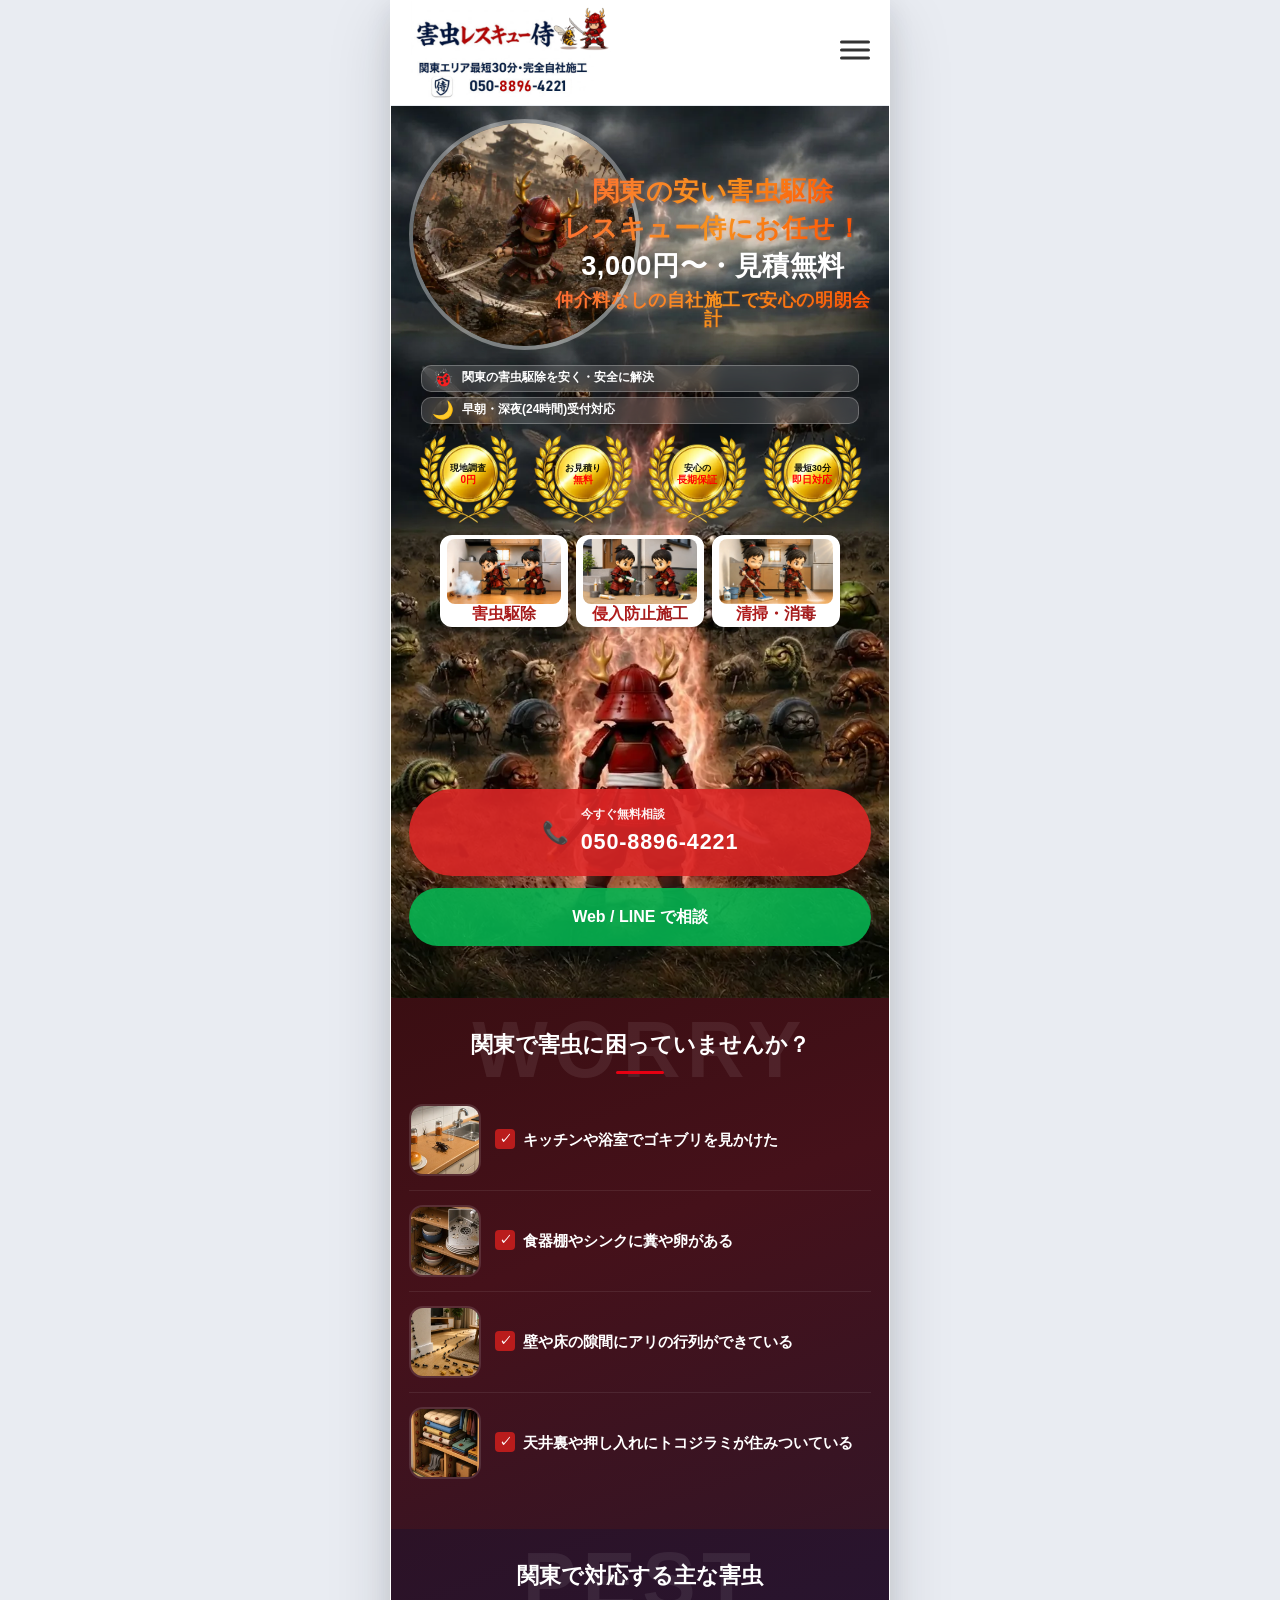
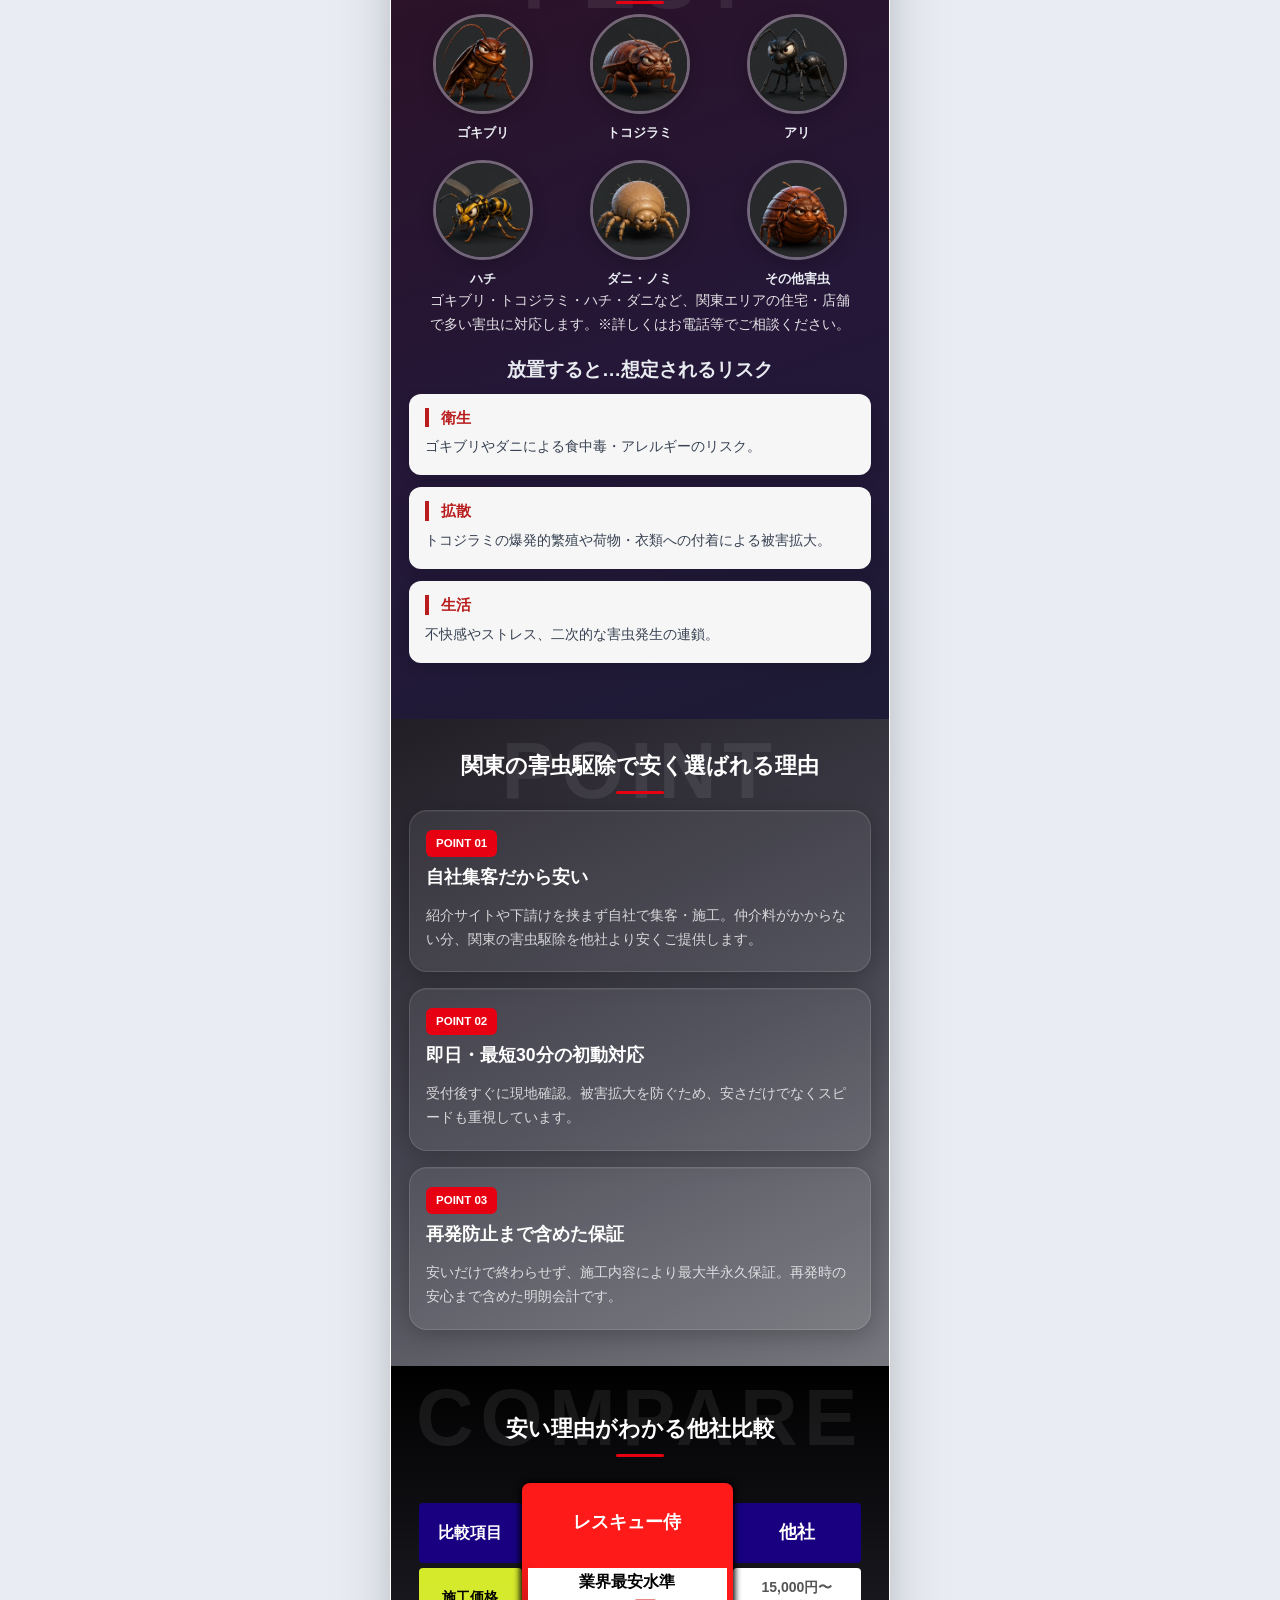
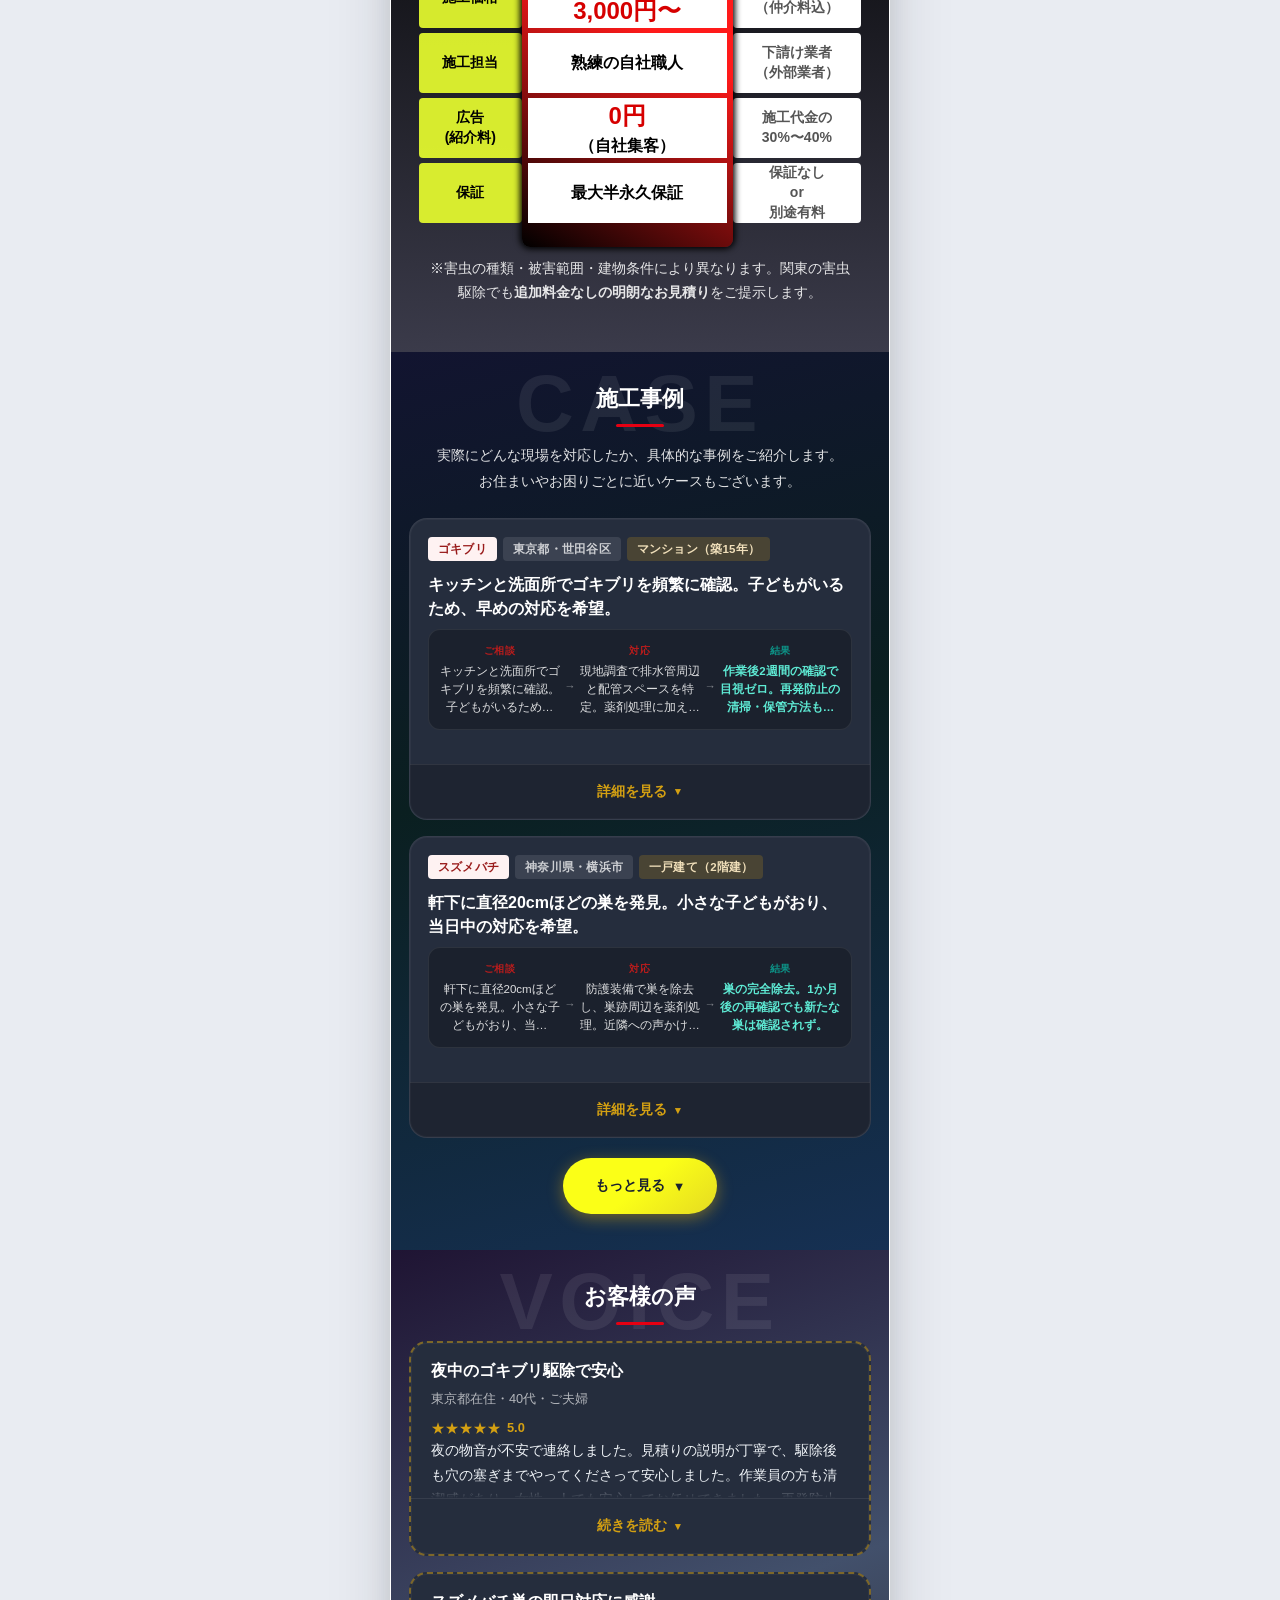
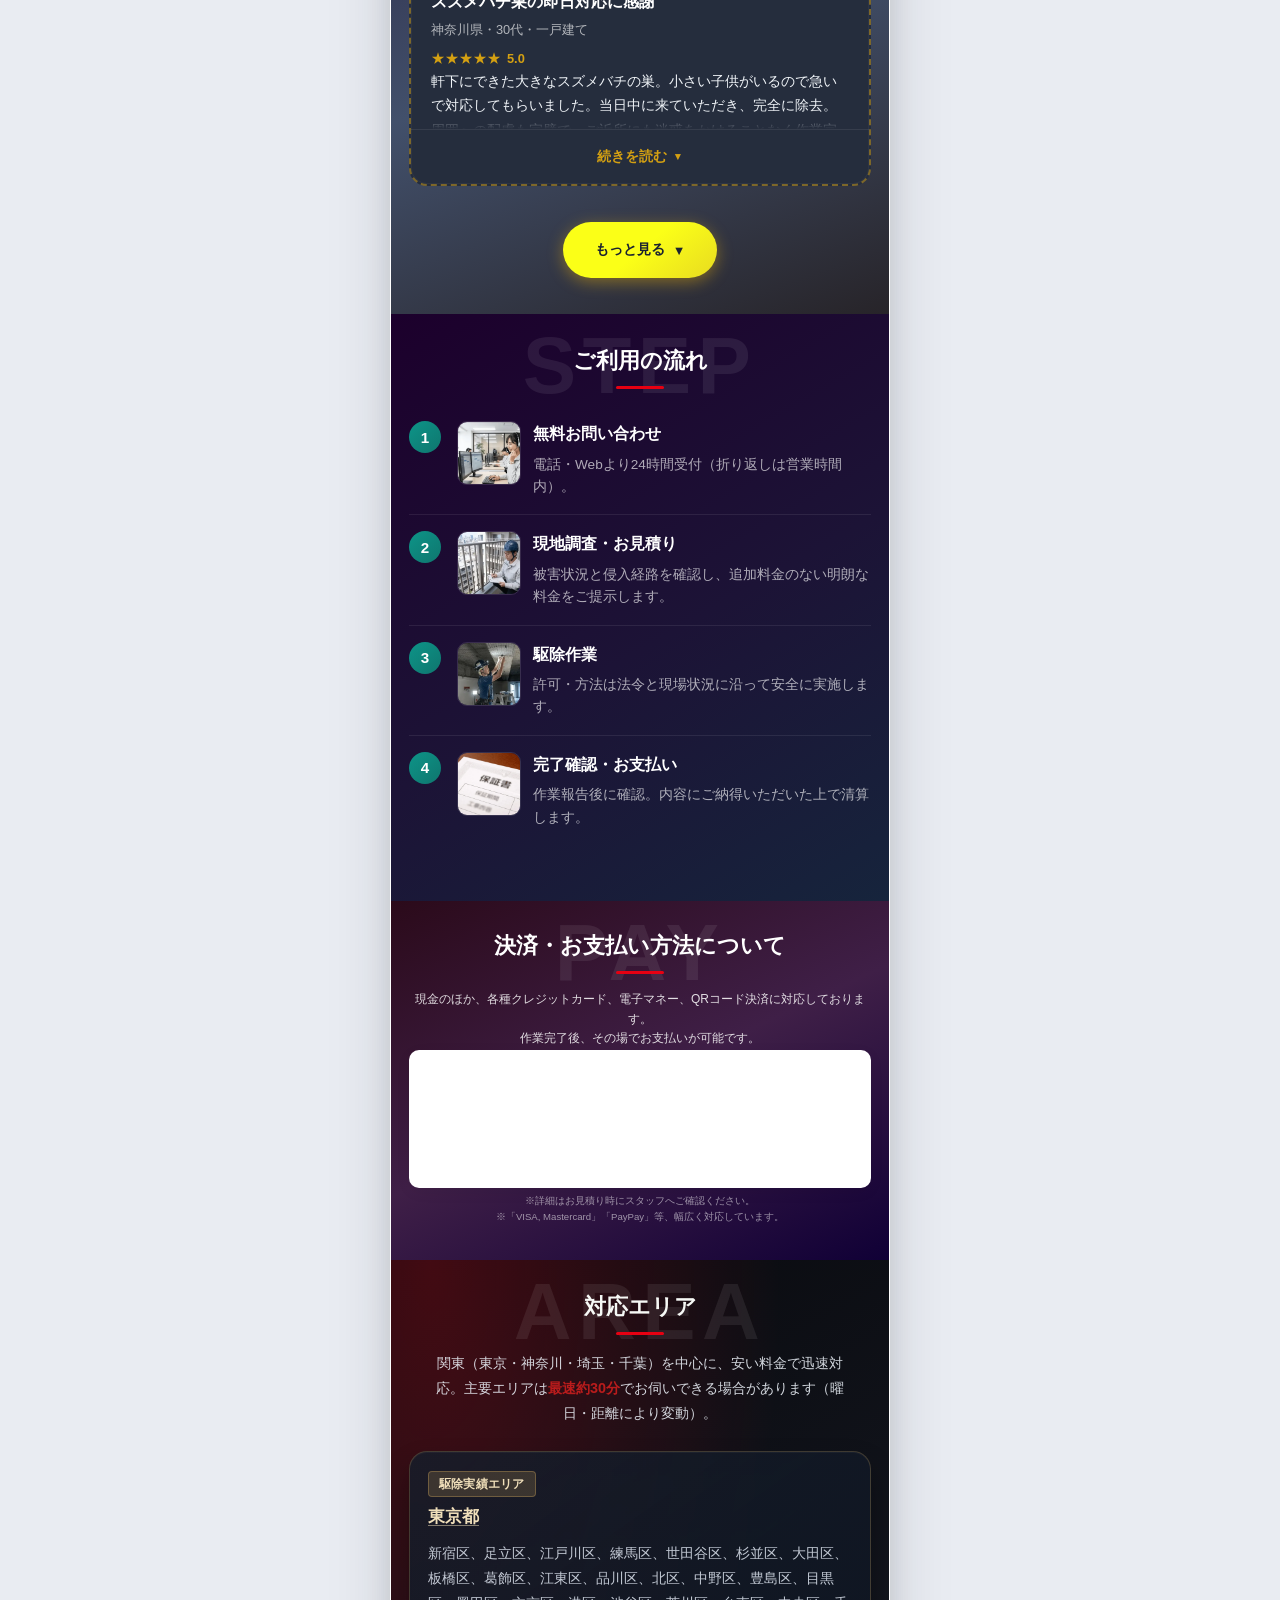
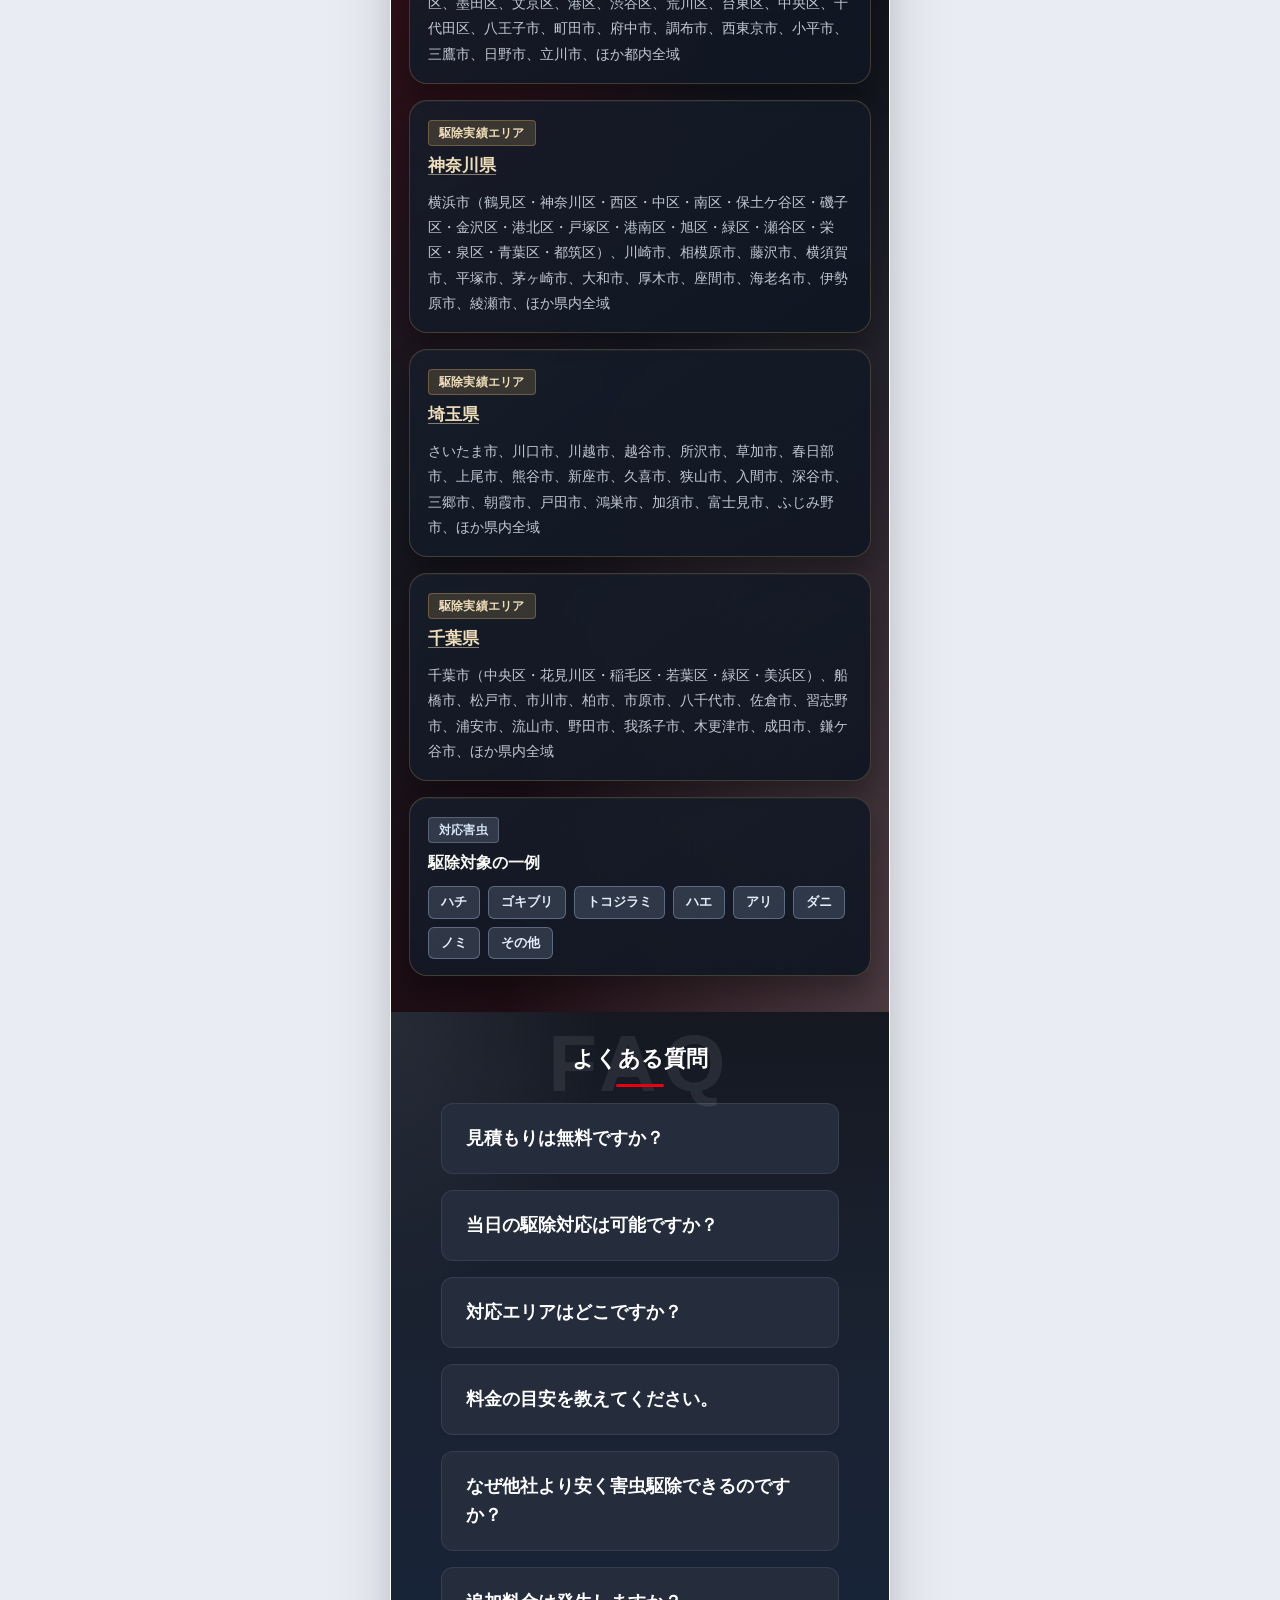
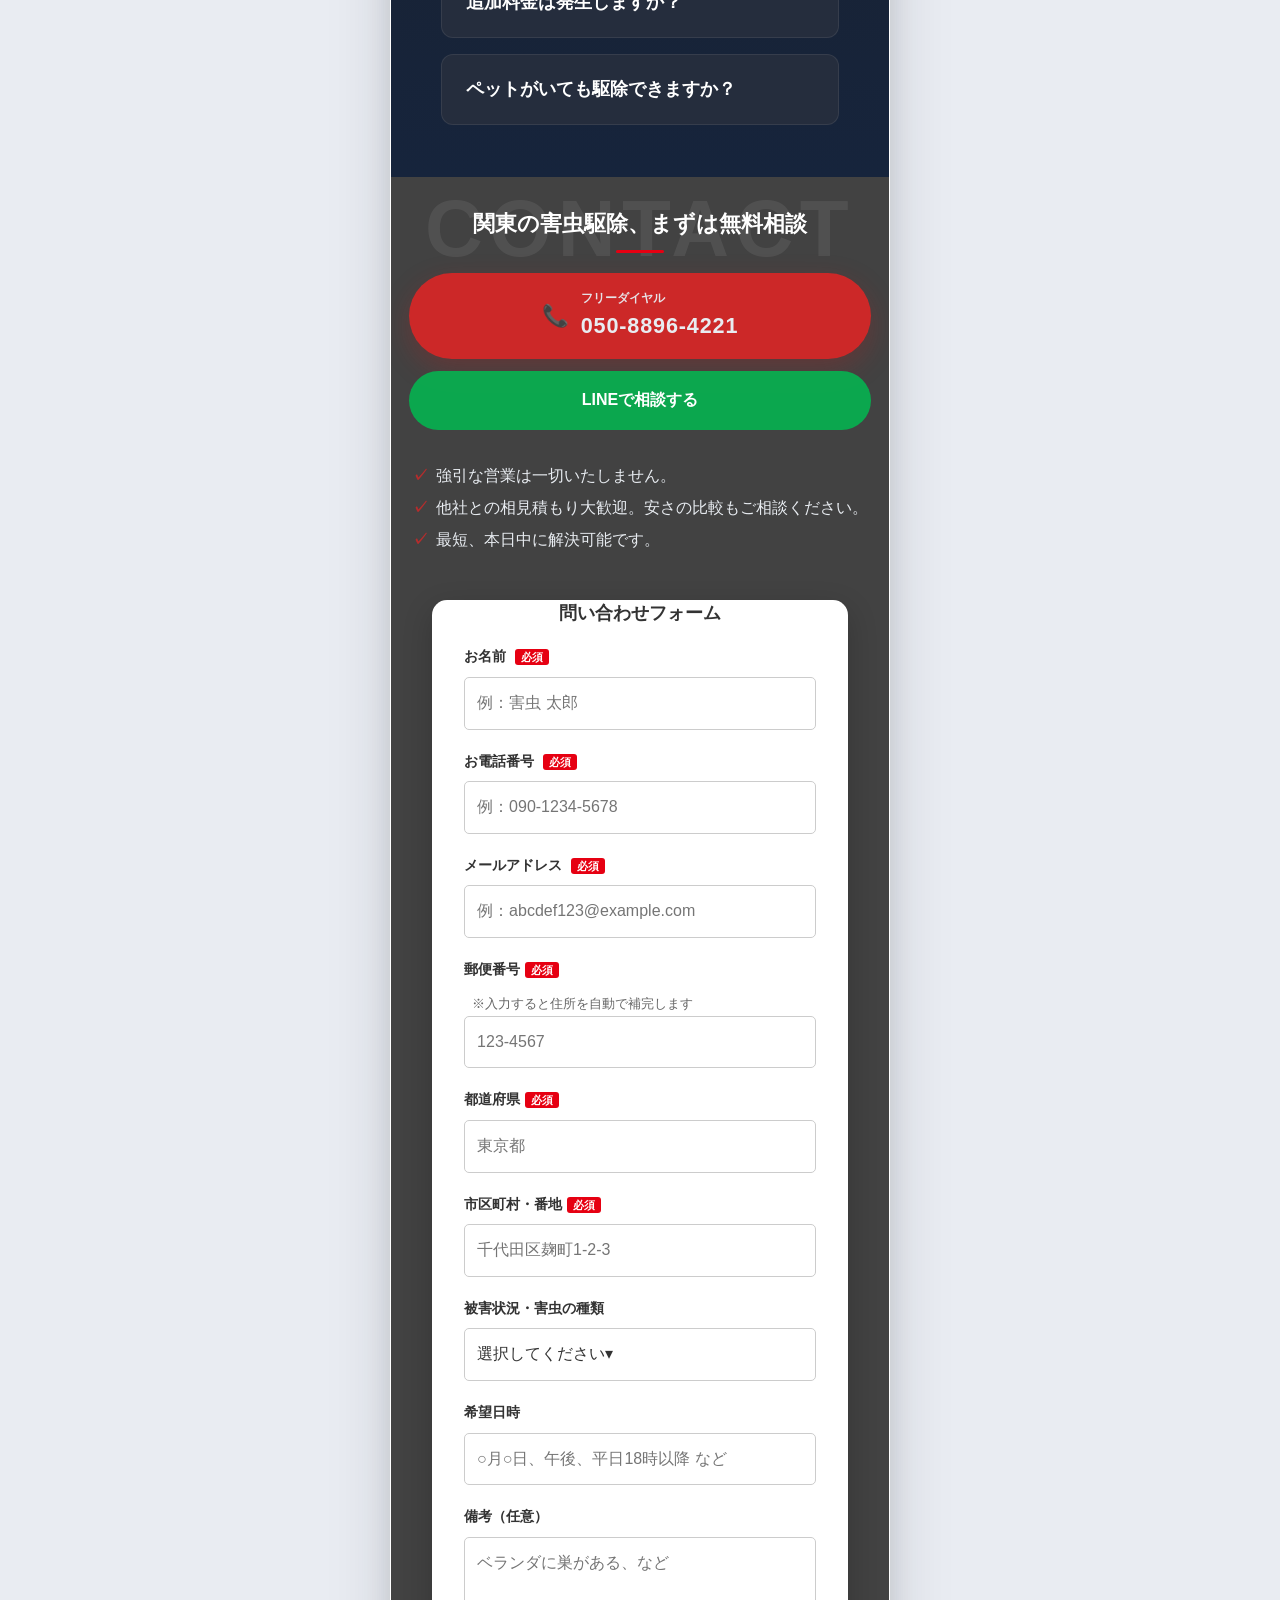
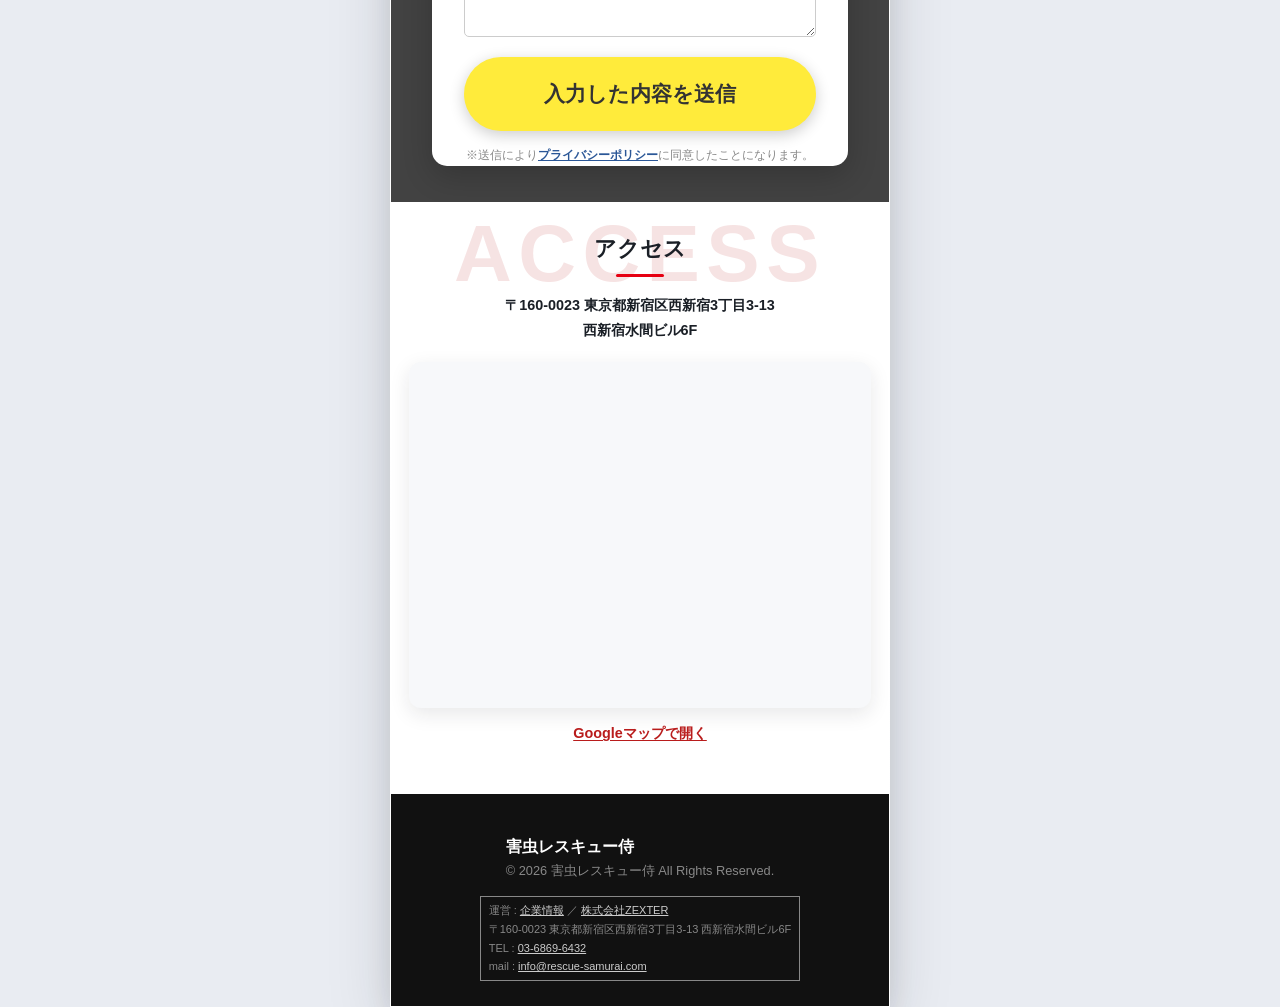
<file: index.html>
<!DOCTYPE html>
<html lang="ja">

<head>
  <!-- Google Tag Manager -->
  <script>(function (w, d, s, l, i) {
      w[l] = w[l] || []; w[l].push({
        'gtm.start':
          new Date().getTime(), event: 'gtm.js'
      }); var f = d.getElementsByTagName(s)[0],
        j = d.createElement(s), dl = l != 'dataLayer' ? '&l=' + l : ''; j.async = true; j.src =
          'https://www.googletagmanager.com/gtm.js?id=' + i + dl; f.parentNode.insertBefore(j, f);
    })(window, document, 'script', 'dataLayer', 'GTM-P7HW3BTK');
  </script>
  <!-- End Google Tag Manager -->

  <meta charset="UTF-8">
  <meta name="viewport" content="width=device-width, initial-scale=1.0">
  <meta name="robots" content="index, follow, max-image-preview:large">
  <link rel="canonical" href="https://gaichu-rescue-samurai.com/">
  <title>関東の害虫駆除を安く頼むなら｜害虫レスキュー侍｜3,000円〜・見積無料</title>
  <meta name="description"
    content="関東（東京・神奈川・埼玉・千葉）の害虫駆除を安く探している方へ。仲介料なしの自社施工で3,000円〜。ゴキブリ・トコジラミ・ダニ・ハチなど即日対応、見積0円・24時間受付。相見積もり歓迎。">
  <meta property="og:type" content="website">
  <meta property="og:title" content="関東の害虫駆除を安く頼むなら｜害虫レスキュー侍｜3,000円〜・見積無料">
  <meta property="og:description"
    content="関東（東京・神奈川・埼玉・千葉）の害虫駆除を安く探している方へ。仲介料なしの自社施工で3,000円〜。ゴキブリ・トコジラミ・ダニ・ハチなど即日対応、見積0円・24時間受付。相見積もり歓迎。">
  <meta property="og:url" content="https://gaichu-rescue-samurai.com/">
  <meta property="og:image" content="https://gaichu-rescue-samurai.com/images/og-image.webp">
  <meta property="og:site_name" content="害虫レスキュー侍">
  <meta property="og:locale" content="ja_JP">
  <meta name="twitter:card" content="summary_large_image">
  <meta name="twitter:title" content="関東の害虫駆除を安く頼むなら｜害虫レスキュー侍｜3,000円〜・見積無料">
  <meta name="twitter:description"
    content="関東（東京・神奈川・埼玉・千葉）の害虫駆除を安く探している方へ。仲介料なしの自社施工で3,000円〜。ゴキブリ・トコジラミ・ダニ・ハチなど即日対応、見積0円・24時間受付。相見積もり歓迎。">
  <meta name="twitter:image" content="https://gaichu-rescue-samurai.com/images/og-image.webp">
  <meta name="format-detection" content="address=no">
  <link rel="icon" href="https://gaichu-rescue-samurai.com/images/favicon.ico?v=2.12" sizes="any">
  <link rel="icon" type="image/png" href="https://gaichu-rescue-samurai.com/images/android-chrome-192×192.png?v=2.12"
    sizes="192x192">
  <link rel="apple-touch-icon" href="https://gaichu-rescue-samurai.com/images/apple-touch-icon.png?v=2.12"
    sizes="180x180">
  <link rel="manifest" href="./manifest.webmanifest">
  <!-- <link rel="preload" href="images/logo-title.svg?v=1.05" as="image" type="image/svg+xml"> -->
  <meta name="google-site-verification" content="OtLzrXZd5GJf2v-4jgJWr7L1rKAwX-kP7MHfYGT4nus" />

  <link rel="stylesheet" href="css/destyle.css">
  <link rel="stylesheet" href="css/style.css?ver=1.89">
  <link rel="stylesheet" href="css/style-min.css?ver=1.89">

  <script type="application/ld+json">
{
  "@context": "https://schema.org",
  "@graph": [
    {
      "@type": "WebPage",
      "@id": "https://gaichu-rescue-samurai.com/#webpage",
      "url": "https://gaichu-rescue-samurai.com/",
      "name": "関東の害虫駆除を安く頼むなら｜害虫レスキュー侍｜3,000円〜・見積無料",
      "description": "関東（東京・神奈川・埼玉・千葉）の害虫駆除を安く探している方へ。仲介料なしの自社施工で3,000円〜。ゴキブリ・トコジラミ・ダニ・ハチなど即日対応、見積0円・24時間受付。相見積もり歓迎。",
      "inLanguage": "ja-JP",
      "isPartOf": {
        "@type": "WebSite",
        "@id": "https://gaichu-rescue-samurai.com/#website",
        "name": "害虫レスキュー侍",
        "url": "https://gaichu-rescue-samurai.com/"
      },
      "breadcrumb": { "@id": "https://gaichu-rescue-samurai.com/#breadcrumb" },
      "mainEntity": { "@id": "https://gaichu-rescue-samurai.com/#faq" }
    },
    {
      "@type": "BreadcrumbList",
      "@id": "https://gaichu-rescue-samurai.com/#breadcrumb",
      "itemListElement": [
        {
          "@type": "ListItem",
          "position": 1,
          "name": "トップ",
          "item": "https://gaichu-rescue-samurai.com/"
        }
      ]
    },
    {
      "@type": "FAQPage",
      "@id": "https://gaichu-rescue-samurai.com/#faq",
      "mainEntity": [
        {
          "@type": "Question",
          "name": "見積もりは無料ですか？",
          "acceptedAnswer": {
            "@type": "Answer",
            "text": "はい。現地調査・お見積りは0円です。作業内容と料金を事前に明示し、ご納得いただいてから施工します。"
          }
        },
        {
          "@type": "Question",
          "name": "当日の駆除対応は可能ですか？",
          "acceptedAnswer": {
            "@type": "Answer",
            "text": "はい。お電話・Web受付後、最短で当日お伺いできる場合があります（エリア・日程により変動）。"
          }
        },
        {
          "@type": "Question",
          "name": "対応エリアはどこですか？",
          "acceptedAnswer": {
            "@type": "Answer",
            "text": "関東（東京都・神奈川県・埼玉県・千葉県）を中心に対応しています。安い料金での害虫駆除をご希望の方もお気軽にご相談ください。"
          }
        },
        {
          "@type": "Question",
          "name": "料金の目安を教えてください。",
          "acceptedAnswer": {
            "@type": "Answer",
            "text": "害虫の種類・被害範囲により異なりますが、施工は3,000円〜行っています。関東の害虫駆除を安くご依頼いただけるよう、仲介料のかからない自社施工です。"
          }
        },
        {
          "@type": "Question",
          "name": "なぜ他社より安く害虫駆除できるのですか？",
          "acceptedAnswer": {
            "@type": "Answer",
            "text": "紹介サイトや下請けを挟まず自社で集客・施工するため、仲介料（施工代金の30〜40%程度）がかかりません。その分を料金に還元しています。"
          }
        },
        {
          "@type": "Question",
          "name": "追加料金は発生しますか？",
          "acceptedAnswer": {
            "@type": "Answer",
            "text": "お見積り後にご納得いただいてからの施工です。勝手に追加請求することはありません。作業内容と金額を事前に明示します。"
          }
        },
        {
          "@type": "Question",
          "name": "ペットがいても駆除できますか？",
          "acceptedAnswer": {
            "@type": "Answer",
            "text": "はい。ペットの種類や体調に配慮した薬剤選定が可能です。事前にご相談ください。"
          }
        }
      ]
    }
  ]
}
</script>
  <script type="application/ld+json">
{
  "@context": "https://schema.org",
  "@type": "LocalBusiness",
  "name": "害虫レスキュー侍",
  "image": "https://gaichu-rescue-samurai.com/images/og-image.webp",
  "url": "https://gaichu-rescue-samurai.com/",
  "telephone": "+81-50-8896-4221",
  "priceRange": "JPY 3,000+",
  "address": {
    "@type": "PostalAddress",
    "streetAddress": "西新宿3-3-13 西新宿水間ビル6F",
    "addressLocality": "新宿区",
    "addressRegion": "東京都",
    "postalCode": "160-0023",
    "addressCountry": "JP"
  },
  "geo": {
    "@type": "GeoCoordinates",
    "latitude": 35.685883,
    "longitude": 139.692841
  },
  "serviceType": "関東の害虫駆除・害虫対策（安い料金・自社施工）・糞の清掃、消毒・巣の撤去",
  "description": "関東（東京・神奈川・埼玉・千葉）の害虫駆除を安く提供。仲介料なしの自社施工で3,000円〜。",
  "areaServed": [
  { "@type": "State", "name": "東京都" },
  { "@type": "City", "name": "世田谷区" },
  { "@type": "City", "name": "江戸川区" },
  { "@type": "City", "name": "練馬区" },
  { "@type": "City", "name": "足立区" },
  { "@type": "City", "name": "八王子市" },
  { "@type": "City", "name": "町田市" },
  { "@type": "State", "name": "神奈川県" },
  { "@type": "City", "name": "横浜市" },
  { "@type": "City", "name": "藤沢市" },
  { "@type": "City", "name": "相模原市" },
  { "@type": "City", "name": "厚木市" },
  { "@type": "State", "name": "埼玉県" },
  { "@type": "City", "name": "さいたま市" },
  { "@type": "City", "name": "川口市" },
  { "@type": "City", "name": "越谷市" },
  { "@type": "City", "name": "川越市" },
  { "@type": "City", "name": "所沢市" },
  { "@type": "State", "name": "千葉県" },
  { "@type": "City", "name": "千葉市" },
  { "@type": "City", "name": "船橋市" },
  { "@type": "City", "name": "市川市" },
  { "@type": "City", "name": "柏市" },
  { "@type": "City", "name": "松戸市" }
  ],
  "openingHoursSpecification": [
    {
      "@type": "OpeningHoursSpecification",
      "dayOfWeek": ["Monday", "Tuesday", "Wednesday", "Thursday", "Friday", "Saturday", "Sunday"],
      "opens": "00:00",
      "closes": "23:59"
    }
  ],
  "review": [
    {
      "@type": "Review",
      "author": { "@type": "Person", "name": "S.K 様" },
      "reviewBody": "夜の物音が不安で連絡しました。見積りの説明が丁寧で、駆除後も穴の塞ぎまでやってくださって安心しました。作業員の方も清潔感があり、女性一人でも安心してお任せできました。再発防止のアドバイスまでいただき、本当に助かりました。",
      "reviewRating": { "@type": "Rating", "ratingValue": "5" }
    },
    {
      "@type": "Review",
      "author": { "@type": "Person", "name": "株式会社 O様" },
      "reviewBody": "店舗にダニが発生し、お客様にご迷惑をおかけする前に緊急対応をお願いしました。深夜営業後の作業にも関わらず、迅速に対応いただき翌日から通常営業できました。衛生管理のアドバイスも的確で、今では定期メンテナンスもお願いしています。",
      "reviewRating": { "@type": "Rating", "ratingValue": "5" }
    },
    {
      "@type": "Review",
      "author": { "@type": "Person", "name": "T.M 様" },
      "reviewBody": "軒下にできた大きなスズメバチの巣。小さい子供がいるので急いで対応してもらいました。当日中に来ていただき、完全に除去。周囲への配慮も完璧で、ご近所にも迷惑をかけることなく作業完了。プロの技術力に感動です。",
      "reviewRating": { "@type": "Rating", "ratingValue": "5" }
    }
  ],
  "aggregateRating": {
    "@type": "AggregateRating",
    "ratingValue": "5.0",
    "reviewCount": "3",
    "bestRating": "5"
  }
}
</script>
</head>

<body>
  <!-- Google Tag Manager (noscript) -->
  <noscript><iframe src="https://www.googletagmanager.com/ns.html?id=GTM-P7HW3BTK" height="0" width="0"
      style="display:none;visibility:hidden">
    </iframe></noscript>
  <!-- End Google Tag Manager (noscript) -->

  <div class="page-shell">
    <header class="site-header">
      <div class="header-logo-area">
        <div class="logo">
          <a href="/" class="logo-main-link">
            <img src="images/logo-title.svg?v=1.05" alt="害虫レスキュー侍｜関東の害虫駆除・害虫対策（ゴキブリ・トコジラミ・ダニ・ノミ等）" width="500"
              height="136" fetchpriority="high">
          </a>

          <a href="tel:050-8896-4221" class="logo-tel-link">
            <img src="images/logo-subtitle.svg?v=1.05" alt="050-8896-4221に電話する" width="500" height="136" loading="eager"
              decoding="async">
          </a>
        </div>
      </div>
    </header>

    <button class="menu-btn" id="menu-btn" aria-label="メニューを開く" type="button">
      <span></span><span></span><span></span>
    </button>

    <div class="nav-overlay" id="nav-overlay"></div>
    <nav class="sp-nav" id="sp-nav" aria-label="モバイルメニュー">
      <ul>
        <li><a href="#top">トップ</a></li>
        <li class="has-child">
          <a class="parent-link" href="#area-map">対応地域</a>
          <ul class="sub-menu">
            <li><a href="https://gaichu-rescue-samurai.com/area/tokyo/">東京都</a></li>
            <li><a href="https://gaichu-rescue-samurai.com/area/kanagawa/">神奈川県</a></li>
            <li><a href="https://gaichu-rescue-samurai.com/area/saitama/">埼玉県</a></li>
            <li><a href="https://gaichu-rescue-samurai.com/area/chiba/">千葉県</a></li>
          </ul>
        </li>
        <li class="has-child">
          <a class="parent-link" href="#pests">害虫の種類</a>
          <ul class="sub-menu">
            <li><a href="https://gaichu-rescue-samurai.com/gaichu/gokiburi/">ゴキブリ対策</a></li>
            <li><a href="https://gaichu-rescue-samurai.com/gaichu/tokojirami/">トコジラミ対策</a></li>
            <li><a href="https://gaichu-rescue-samurai.com/gaichu/hae/">ハエ対策</a></li>
            <li><a href="#pests">アリ対策</a></li>
            <li><a href="#pests">ハチ対策</a></li>
            <li><a href="#pests">ダニ・ノミ対策</a></li>
            <li><a href="#pests">その他害虫対策</a></li>
          </ul>
        </li>
        <li><a href="#onayami">お困りごと</a></li>
        <li><a href="#case-studies">施工事例</a></li>
        <li><a href="#voices">お客様の声</a></li>
        <li><a href="#comparison">選ばれる理由</a></li>
        <li><a href="#faq">よくある質問</a></li>
        <li><a href="https://gaichu-rescue-samurai.com/company/">会社情報</a></li>
        <li><a href="#contact-form" class="sp-nav-cta">お問い合わせフォーム</a></li>
      </ul>
    </nav>

    <main id="top">
      <section class="hero" aria-labelledby="hero-heading">
        <div class="hero__visual">
          <img class="hero__bg" src="images/hero-banner-sp.webp" alt="" loading="eager" decoding="async"
            aria-hidden="true">
          <div class="hero__visual-inner">
            <div class="hero__top">
              <div class="hero__img hero__img--actual">
                <img src="images/gaichu-main.webp" alt="害虫駆除のイメージ - ゴキブリやダニなど" width="300" height="300" loading="eager"
                  decoding="async">
              </div>
              <h1 id="hero-heading" class="hero-title">
                <span class="hero-title-line hero-title-line--pest">関東の安い害虫駆除</span>
                <span class="hero-title-line hero-title-line--pest">レスキュー侍にお任せ！</span>
                <span class="hero-title-line hero-title-line--urgent">3,000円〜・見積無料
                </span>
                <span class="hero-title-line hero-title-line--under">仲介料なしの自社施工で安心の明朗会計
                </span>
              </h1>
            </div>

            <div class="hero__sub-appeals">
              <div class="hero__sub-appeal hero__sub-appeal--left">
                <div class="appeal-item">
                  <span class="appeal-icon">🐞</span>
                  <span class="appeal-text">関東の害虫駆除を安く・安全に解決</span>
                </div>
              </div>
              <div class="hero__sub-appeal hero__sub-appeal--right">
                <div class="appeal-item">
                  <span class="appeal-icon">🌙</span>
                  <span class="appeal-text">早朝・深夜(24時間)受付対応</span>
                </div>
              </div>
            </div>

            <div class="hero__merit-circles">
              <div class="merit-circle">
                <div class="circle-content">
                  <span class="merit-main">現地調査</span>
                  <span class="merit-price">0円</span>
                </div>
              </div>
              <div class="merit-circle">
                <div class="circle-content">
                  <span class="merit-main">お見積り</span>
                  <span class="merit-price">無料</span>
                </div>
              </div>
              <div class="merit-circle">
                <div class="circle-content">
                  <span class="merit-main">安心の</span>
                  <span class="merit-price">長期保証</span>
                </div>
              </div>
              <div class="merit-circle">
                <div class="circle-content">
                  <span class="merit-main">最短30分</span>
                  <span class="merit-price">即日対応</span>
                </div>
              </div>
            </div>

            <section class="hero__service-intro">
              <div class="service-intro-grid">
                <div class="service-intro-item">
                  <div class="service-intro-image">
                    <img src="images/pest.webp" width="120" height="120" alt="害虫駆除サービスのイメージ" loading="lazy"
                      decoding="async">
                  </div>
                  <h3 class="service-intro-title">害虫駆除</h3>
                </div>
                <div class="service-intro-item">
                  <div class="service-intro-image">
                    <img src="images/defense.webp" width="120" height="120" alt="害虫駆除サービスのイメージ" loading="lazy"
                      decoding="async">
                  </div>
                  <h3 class="service-intro-title">侵入防止施工</h3>
                </div>
                <div class="service-intro-item">
                  <div class="service-intro-image">
                    <img src="images/clean.webp" width="120" height="120" alt="害虫駆除サービスのイメージ" loading="lazy"
                      decoding="async">
                  </div>
                  <h3 class="service-intro-title">清掃・消毒</h3>
                </div>
              </div>
            </section>

            <div class="hero__cta" role="group" aria-label="お問い合わせ">
              <a class="btn btn--primary pulse" href="tel:050-8896-4221">
                <span class="btn__icon" aria-hidden="true">📞</span>
                <span class="btn__label">
                  <span class="btn__sub">今すぐ無料相談</span>
                  <span class="btn__tel">050-8896-4221</span>
                </span>
              </a>
              <a class="btn btn--line pulse" href="#contact-form">Web / LINE で相談</a>
            </div>
          </div>
        </div>
      </section>

      <section id="onayami" class="section section--sample" aria-labelledby="worries-heading">
        <p class="section__watermark section__watermark--light" aria-hidden="true">WORRY</p>
        <h2 id="worries-heading" class="section__title section__title--light">関東で害虫に困っていませんか？</h2>
        <ul class="worry-list">
          <li>
            <img class="worry-list__thumb" src="images/kittin.webp" width="80" height="80" alt="キッチンでゴキブリを見かけた様子のイメージ"
              loading="lazy" decoding="async">
            <span class="check">キッチンや浴室でゴキブリを見かけた</span>
          </li>
          <li>
            <img class="worry-list__thumb" src="images/fungai.webp" width="80" height="80" alt="食器棚やシンクに害虫の糞や卵がある様子"
              loading="lazy" decoding="async">
            <span class="check">食器棚やシンクに糞や卵がある</span>
          </li>
          <li>
            <img class="worry-list__thumb" src="images/ari-gyouretu.webp" width="80" height="80" alt="壁や床の隙間にアリの行列"
              loading="lazy" decoding="async">
            <span class="check">壁や床の隙間にアリの行列ができている</span>
          </li>
          <li>
            <img class="worry-list__thumb" src="images/osiire.webp" width="80" height="80" alt="天井裏や押し入れのトコジラミのイメージ"
              loading="lazy" decoding="async">
            <span class="check">天井裏や押し入れにトコジラミが住みついている</span>
          </li>
        </ul>
      </section>

      <section id="pests" class="section section--dark pests-gallery" aria-labelledby="pests-heading">
        <p class="section__watermark section__watermark--light" aria-hidden="true">PEST</p>
        <h2 id="pests-heading" class="section__title section__title--light">関東で対応する主な害虫</h2>

        <ul class="pest-grid">
          <li>
            <div class="pest-grid__circle">
              <img src="images/gokiburi.webp" width="120" height="120" alt="ゴキブリ" loading="lazy" decoding="async">
            </div>
            <span><a href="https://gaichu-rescue-samurai.com/gaichu/gokiburi/">ゴキブリ</a></span>
          </li>
          <li>
            <div class="pest-grid__circle">
              <img src="images/tokojirami.webp" width="120" height="120" alt="トコジラミ" loading="lazy" decoding="async">
            </div>
            <span><a href="https://gaichu-rescue-samurai.com/gaichu/tokojirami/">トコジラミ</a></span>
          </li>
          <li>
            <div class="pest-grid__circle">
              <img src="images/ari.webp" width="120" height="120" alt="アリ" loading="lazy" decoding="async">
            </div>
            <span>アリ</span>
          </li>
          <li>
            <div class="pest-grid__circle">
              <img src="images/hachi.webp" width="120" height="120" alt="ハチ" loading="lazy" decoding="async">
            </div>
            <span>ハチ</span>
          </li>
          <li>
            <div class="pest-grid__circle">
              <img src="images/dani.webp" width="120" height="120" alt="ダニ・ノミ" loading="lazy" decoding="async">
            </div>
            <span>ダニ・ノミ</span>
          </li>
          <li>
            <div class="pest-grid__circle">
              <img src="images/sonota.webp" width="120" height="120" alt="その他害虫" loading="lazy" decoding="async">
            </div>
            <span>その他害虫</span>
          </li>

        </ul>
        <p class="section__lead section__lead--light">ゴキブリ・トコジラミ・ハチ・ダニなど、関東エリアの住宅・店舗で多い害虫に対応します。※詳しくはお電話等でご相談ください。</p>
        <h2 class="title-risk">放置すると…想定されるリスク</h2>
        <ul class="risk-list">
          <li class="risk-card">
            <p class="risk-card__label">衛生</p>
            <p class="risk-card__text">ゴキブリやダニによる食中毒・アレルギーのリスク。</p>
          </li>
          <li class="risk-card">
            <p class="risk-card__label">拡散</p>
            <p class="risk-card__text">トコジラミの爆発的繁殖や荷物・衣類への付着による被害拡大。</p>
          </li>
          <li class="risk-card">
            <p class="risk-card__label">生活</p>
            <p class="risk-card__text">不快感やストレス、二次的な害虫発生の連鎖。</p>
          </li>
        </ul>
      </section>
      <section id="comparison" class="section features" aria-labelledby="features-heading">
        <p class="section__watermark" aria-hidden="true">POINT</p>
        <h2 id="features-heading" class="section__title">関東の害虫駆除で安く選ばれる理由</h2>
        <article class="feature-card">
          <p class="feature-card__label">POINT 01</p>
          <h3 class="feature-card__title">自社集客だから安い</h3>
          <p class="feature-card__text">紹介サイトや下請けを挟まず自社で集客・施工。仲介料がかからない分、関東の害虫駆除を他社より安くご提供します。</p>
        </article>
        <article class="feature-card">
          <p class="feature-card__label">POINT 02</p>
          <h3 class="feature-card__title">即日・最短30分の初動対応</h3>
          <p class="feature-card__text">受付後すぐに現地確認。被害拡大を防ぐため、安さだけでなくスピードも重視しています。</p>
        </article>
        <article class="feature-card">
          <p class="feature-card__label">POINT 03</p>
          <h3 class="feature-card__title">再発防止まで含めた保証</h3>
          <p class="feature-card__text">安いだけで終わらせず、施工内容により最大半永久保証。再発時の安心まで含めた明朗会計です。</p>
        </article>
      </section>
      <section id="compare-table" class="section compare compare--ref" aria-labelledby="compare-heading">
        <p class="section__watermark section__watermark--light" aria-hidden="true">COMPARE</p>
        <h2 id="compare-heading" class="section__title section__title--light">安い理由がわかる他社比較</h2>
        <div class="comparison-table" aria-hidden="true">
          <div class="column col-yellow">
            <div class="cell header-gray-label">比較項目</div>
            <div class="cell item-label">施工価格</div>
            <div class="cell item-label">施工担当</div>
            <div class="cell item-label">広告<br>(紹介料)</div>
            <div class="cell item-label">保証</div>
          </div>

          <div class="column col-red">
            <div class="cell header-red">
              レスキュー侍
            </div>
            <div class="cell content-white">
              <span class="text-sub">業界最安水準</span>
              <span class="text-main">3,000円〜</span>
            </div>
            <div class="cell content-white">
              <span class="text-sub">熟練の自社職人</span>
            </div>
            <div class="cell content-white">
              <span class="text-main">0円<br><span class="text-sub">（自社集客）</span></span>
            </div>
            <div class="cell content-white">
              <span class="text-sub">最大半永久保証</span>
            </div>
          </div>

          <div class="column col-gray">
            <div class="cell header-gray">他社</div>
            <div class="cell content-gray">15,000円〜<br>（仲介料込）</div>
            <div class="cell content-gray">下請け業者<br>（外部業者）</div>
            <div class="cell content-gray">施工代金の<br>30%〜40%</div>
            <div class="cell content-gray">保証なし<br>or<br>別途有料</div>
          </div>
        </div>
        <p class="section__lead section__lead--light">
          ※害虫の種類・被害範囲・建物条件により異なります。関東の害虫駆除でも<strong>追加料金なしの明朗なお見積り</strong>をご提示します。
        </p>
      </section>

      <section id="case-studies" class="section section--dark section--dark-band cases" aria-labelledby="cases-heading">
        <p class="section__watermark section__watermark--light" aria-hidden="true">CASE</p>
        <h2 id="cases-heading" class="section__title section__title--light">施工事例</h2>
        <p class="section__lead section__lead--light cases__lead">
          実際にどんな現場を対応したか、具体的な事例をご紹介します。<br>お住まいやお困りごとに近いケースもございます。</p>
        <div class="case-list" id="case-list" role="list">
          <article class="case-card" role="listitem" data-case-id="case-1">
            <div class="case-card__trigger" role="button" tabindex="0" aria-expanded="false"
              aria-controls="case-1-detail">
              <div class="case-card__summary">
                <div class="case-card__tags">
                  <span class="case-card__tag case-card__tag--pest">ゴキブリ</span>
                  <span class="case-card__tag case-card__tag--area">東京都・世田谷区</span>
                  <span class="case-card__tag case-card__tag--building">マンション（築15年）</span>
                </div>
                <h3 class="case-card__title">キッチンと洗面所でゴキブリを頻繁に確認。子どもがいるため、早めの対応を希望。</h3>
                <div class="case-card__flow">
                  <div class="case-card__flow-step"><span class="case-card__flow-label">ご相談</span>
                    <p class="case-card__flow-text">キッチンと洗面所でゴキブリを頻繁に確認。子どもがいるため…</p>
                  </div>
                  <span class="case-card__flow-arrow" aria-hidden="true">→</span>
                  <div class="case-card__flow-step"><span class="case-card__flow-label">対応</span>
                    <p class="case-card__flow-text">現地調査で排水管周辺と配管スペースを特定。薬剤処理に加え…</p>
                  </div>
                  <span class="case-card__flow-arrow" aria-hidden="true">→</span>
                  <div class="case-card__flow-step case-card__flow-step--result"><span
                      class="case-card__flow-label">結果</span>
                    <p class="case-card__flow-text">作業後2週間の確認で目視ゼロ。再発防止の清掃・保管方法も…</p>
                  </div>
                </div>
              </div>
            </div>
            <div id="case-1-detail" class="case-card__detail" role="region" aria-label="ゴキブリの施工詳細">
              <div class="case-card__detail-inner">
                <dl class="case-card__fields">
                  <div class="case-card__field">
                    <dt>害虫種</dt>
                    <dd>ゴキブリ</dd>
                  </div>
                  <div class="case-card__field">
                    <dt>地域</dt>
                    <dd>東京都・世田谷区</dd>
                  </div>
                  <div class="case-card__field">
                    <dt>建物種別</dt>
                    <dd>マンション（築15年）</dd>
                  </div>
                  <div class="case-card__field">
                    <dt>ご相談</dt>
                    <dd>キッチンと洗面所でゴキブリを頻繁に確認。子どもがいるため、早めの対応を希望。</dd>
                  </div>
                  <div class="case-card__field">
                    <dt>対応内容</dt>
                    <dd>現地調査で排水管周辺と配管スペースを特定。薬剤処理に加え、侵入経路の目地補修とベイト設置を実施。</dd>
                  </div>
                  <div class="case-card__field">
                    <dt>作業時間</dt>
                    <dd>約2時間（調査30分＋作業90分）</dd>
                  </div>
                  <div class="case-card__field">
                    <dt>施工結果</dt>
                    <dd>作業後2週間の確認で目視ゼロ。再発防止の清掃・保管方法もアドバイス。</dd>
                  </div>
                </dl>
                <blockquote class="case-card__comment">
                  <span class="case-card__comment-label">お客様コメント</span>
                  <p class="case-card__comment-text">夜中に見かけて不安でしたが、説明が丁寧で安心してお任せできました。作業後は一匹も見ていません。</p>
                </blockquote>
              </div>
            </div>
            <button type="button" class="case-card__toggle" aria-expanded="false" aria-controls="case-1-detail">
              <span class="case-card__toggle-text">詳細を見る</span>
              <span class="case-card__toggle-icon" aria-hidden="true">▼</span>
            </button>
          </article>

          <article class="case-card" role="listitem" data-case-id="case-2">
            <div class="case-card__trigger" role="button" tabindex="0" aria-expanded="false"
              aria-controls="case-2-detail">
              <div class="case-card__summary">
                <div class="case-card__tags">
                  <span class="case-card__tag case-card__tag--pest">スズメバチ</span>
                  <span class="case-card__tag case-card__tag--area">神奈川県・横浜市</span>
                  <span class="case-card__tag case-card__tag--building">一戸建て（2階建）</span>
                </div>
                <h3 class="case-card__title">軒下に直径20cmほどの巣を発見。小さな子どもがおり、当日中の対応を希望。</h3>
                <div class="case-card__flow">
                  <div class="case-card__flow-step"><span class="case-card__flow-label">ご相談</span>
                    <p class="case-card__flow-text">軒下に直径20cmほどの巣を発見。小さな子どもがおり、当…</p>
                  </div>
                  <span class="case-card__flow-arrow" aria-hidden="true">→</span>
                  <div class="case-card__flow-step"><span class="case-card__flow-label">対応</span>
                    <p class="case-card__flow-text">防護装備で巣を除去し、巣跡周辺を薬剤処理。近隣への声かけ…</p>
                  </div>
                  <span class="case-card__flow-arrow" aria-hidden="true">→</span>
                  <div class="case-card__flow-step case-card__flow-step--result"><span
                      class="case-card__flow-label">結果</span>
                    <p class="case-card__flow-text">巣の完全除去。1か月後の再確認でも新たな巣は確認されず。</p>
                  </div>
                </div>
              </div>
            </div>
            <div id="case-2-detail" class="case-card__detail" role="region" aria-label="スズメバチの施工詳細">
              <div class="case-card__detail-inner">
                <dl class="case-card__fields">
                  <div class="case-card__field">
                    <dt>害虫種</dt>
                    <dd>スズメバチ</dd>
                  </div>
                  <div class="case-card__field">
                    <dt>地域</dt>
                    <dd>神奈川県・横浜市</dd>
                  </div>
                  <div class="case-card__field">
                    <dt>建物種別</dt>
                    <dd>一戸建て（2階建）</dd>
                  </div>
                  <div class="case-card__field">
                    <dt>ご相談</dt>
                    <dd>軒下に直径20cmほどの巣を発見。小さな子どもがおり、当日中の対応を希望。</dd>
                  </div>
                  <div class="case-card__field">
                    <dt>対応内容</dt>
                    <dd>防護装備で巣を除去し、巣跡周辺を薬剤処理。近隣への声かけも実施し安全に作業完了。</dd>
                  </div>
                  <div class="case-card__field">
                    <dt>作業時間</dt>
                    <dd>約1.5時間</dd>
                  </div>
                  <div class="case-card__field">
                    <dt>施工結果</dt>
                    <dd>巣の完全除去。1か月後の再確認でも新たな巣は確認されず。</dd>
                  </div>
                </dl>
                <blockquote class="case-card__comment">
                  <span class="case-card__comment-label">お客様コメント</span>
                  <p class="case-card__comment-text">電話ですぐに日程が決まり、当日中に来ていただけました。近所への配慮もありがたかったです。</p>
                </blockquote>
              </div>
            </div>
            <button type="button" class="case-card__toggle" aria-expanded="false" aria-controls="case-2-detail">
              <span class="case-card__toggle-text">詳細を見る</span>
              <span class="case-card__toggle-icon" aria-hidden="true">▼</span>
            </button>
          </article>
        </div>
        <div class="case-more-content" id="case-more-content" role="list">
          <article class="case-card" role="listitem" data-case-id="case-3">
            <div class="case-card__trigger" role="button" tabindex="0" aria-expanded="false"
              aria-controls="case-3-detail">
              <div class="case-card__summary">
                <div class="case-card__tags">
                  <span class="case-card__tag case-card__tag--pest">トコジラミ</span>
                  <span class="case-card__tag case-card__tag--area">埼玉県・さいたま市</span>
                  <span class="case-card__tag case-card__tag--building">マンション（3LDK）</span>
                </div>
                <h3 class="case-card__title">寝室の壁際でトコジラミの活動を確認。他社で一時的に減ったが再発した経緯あり。</h3>
                <div class="case-card__flow">
                  <div class="case-card__flow-step"><span class="case-card__flow-label">ご相談</span>
                    <p class="case-card__flow-text">寝室の壁際でトコジラミの活動を確認。他社で一時的に減った…</p>
                  </div>
                  <span class="case-card__flow-arrow" aria-hidden="true">→</span>
                  <div class="case-card__flow-step"><span class="case-card__flow-label">対応</span>
                    <p class="case-card__flow-text">全室の目視調査と土壌サンプル確認。侵入経路の塞ぎ、土壌処…</p>
                  </div>
                  <span class="case-card__flow-arrow" aria-hidden="true">→</span>
                  <div class="case-card__flow-step case-card__flow-step--result"><span
                      class="case-card__flow-label">結果</span>
                    <p class="case-card__flow-text">作業後1か月・3か月のフォローで再発なし。管理組合への報…</p>
                  </div>
                </div>
              </div>
            </div>
            <div id="case-3-detail" class="case-card__detail" role="region" aria-label="トコジラミの施工詳細">
              <div class="case-card__detail-inner">
                <dl class="case-card__fields">
                  <div class="case-card__field">
                    <dt>害虫種</dt>
                    <dd>トコジラミ</dd>
                  </div>
                  <div class="case-card__field">
                    <dt>地域</dt>
                    <dd>埼玉県・さいたま市</dd>
                  </div>
                  <div class="case-card__field">
                    <dt>建物種別</dt>
                    <dd>マンション（3LDK）</dd>
                  </div>
                  <div class="case-card__field">
                    <dt>ご相談</dt>
                    <dd>寝室の壁際でトコジラミの活動を確認。他社で一時的に減ったが再発した経緯あり。</dd>
                  </div>
                  <div class="case-card__field">
                    <dt>対応内容</dt>
                    <dd>全室の目視調査と土壌サンプル確認。侵入経路の塞ぎ、土壌処理、湿気対策をセットで実施。</dd>
                  </div>
                  <div class="case-card__field">
                    <dt>作業時間</dt>
                    <dd>約3時間（2名体制）</dd>
                  </div>
                  <div class="case-card__field">
                    <dt>施工結果</dt>
                    <dd>作業後1か月・3か月のフォローで再発なし。管理組合への報告書も提出済み。</dd>
                  </div>
                </dl>
                <blockquote class="case-card__comment">
                  <span class="case-card__comment-label">お客様コメント</span>
                  <p class="case-card__comment-text">根本から見てもらえたのがよかったです。再発の不安がなくなり、やっと眠れるようになりました。</p>
                </blockquote>
              </div>
            </div>
            <button type="button" class="case-card__toggle" aria-expanded="false" aria-controls="case-3-detail">
              <span class="case-card__toggle-text">詳細を見る</span>
              <span class="case-card__toggle-icon" aria-hidden="true">▼</span>
            </button>
          </article>

          <article class="case-card" role="listitem" data-case-id="case-4">
            <div class="case-card__trigger" role="button" tabindex="0" aria-expanded="false"
              aria-controls="case-4-detail">
              <div class="case-card__summary">
                <div class="case-card__tags">
                  <span class="case-card__tag case-card__tag--pest">ダニ・ノミ</span>
                  <span class="case-card__tag case-card__tag--area">千葉県・船橋市</span>
                  <span class="case-card__tag case-card__tag--building">飲食店（路面店）</span>
                </div>
                <h3 class="case-card__title">客席付近でダニを確認。営業を止めずに対応したいが、衛生面は最優先。</h3>
                <div class="case-card__flow">
                  <div class="case-card__flow-step"><span class="case-card__flow-label">ご相談</span>
                    <p class="case-card__flow-text">客席付近でダニを確認。営業を止めずに対応したいが、衛生面…</p>
                  </div>
                  <span class="case-card__flow-arrow" aria-hidden="true">→</span>
                  <div class="case-card__flow-step"><span class="case-card__flow-label">対応</span>
                    <p class="case-card__flow-text">閉店後の深夜帯に薬剤処理と清掃指導。客席・厨房・倉庫を区…</p>
                  </div>
                  <span class="case-card__flow-arrow" aria-hidden="true">→</span>
                  <div class="case-card__flow-step case-card__flow-step--result"><span
                      class="case-card__flow-label">結果</span>
                    <p class="case-card__flow-text">翌営業日から通常営業。2週間後の点検でも被害なし。定期点…</p>
                  </div>
                </div>
              </div>
            </div>
            <div id="case-4-detail" class="case-card__detail" role="region" aria-label="ダニ・ノミの施工詳細">
              <div class="case-card__detail-inner">
                <dl class="case-card__fields">
                  <div class="case-card__field">
                    <dt>害虫種</dt>
                    <dd>ダニ・ノミ</dd>
                  </div>
                  <div class="case-card__field">
                    <dt>地域</dt>
                    <dd>千葉県・船橋市</dd>
                  </div>
                  <div class="case-card__field">
                    <dt>建物種別</dt>
                    <dd>飲食店（路面店）</dd>
                  </div>
                  <div class="case-card__field">
                    <dt>ご相談</dt>
                    <dd>客席付近でダニを確認。営業を止めずに対応したいが、衛生面は最優先。</dd>
                  </div>
                  <div class="case-card__field">
                    <dt>対応内容</dt>
                    <dd>閉店後の深夜帯に薬剤処理と清掃指導。客席・厨房・倉庫を区分して安全な薬剤を選定。</dd>
                  </div>
                  <div class="case-card__field">
                    <dt>作業時間</dt>
                    <dd>約2.5時間（深夜作業）</dd>
                  </div>
                  <div class="case-card__field">
                    <dt>施工結果</dt>
                    <dd>翌営業日から通常営業。2週間後の点検でも被害なし。定期点検契約に移行。</dd>
                  </div>
                </dl>
                <blockquote class="case-card__comment">
                  <span class="case-card__comment-label">お客様コメント</span>
                  <p class="case-card__comment-text">営業に支障が出ないよう調整してくれ、スタッフ全員が安心しました。アドバイスも実用的でした。</p>
                </blockquote>
              </div>
            </div>
            <button type="button" class="case-card__toggle" aria-expanded="false" aria-controls="case-4-detail">
              <span class="case-card__toggle-text">詳細を見る</span>
              <span class="case-card__toggle-icon" aria-hidden="true">▼</span>
            </button>
          </article>

          <article class="case-card" role="listitem" data-case-id="case-5">
            <div class="case-card__trigger" role="button" tabindex="0" aria-expanded="false"
              aria-controls="case-5-detail">
              <div class="case-card__summary">
                <div class="case-card__tags">
                  <span class="case-card__tag case-card__tag--pest">アリ</span>
                  <span class="case-card__tag case-card__tag--area">東京都・練馬区</span>
                  <span class="case-card__tag case-card__tag--building">戸建て（庭付き）</span>
                </div>
                <h3 class="case-card__title">リビングから庭へ続くアリの行列。ペット（猫）がいるため薬剤選定に配慮が必要。</h3>
                <div class="case-card__flow">
                  <div class="case-card__flow-step"><span class="case-card__flow-label">ご相談</span>
                    <p class="case-card__flow-text">リビングから庭へ続くアリの行列。ペット（猫）がいるため薬…</p>
                  </div>
                  <span class="case-card__flow-arrow" aria-hidden="true">→</span>
                  <div class="case-card__flow-step"><span class="case-card__flow-label">対応</span>
                    <p class="case-card__flow-text">侵入経路の特定後、ペットに配慮した低毒性薬剤で処理。巣の…</p>
                  </div>
                  <span class="case-card__flow-arrow" aria-hidden="true">→</span>
                  <div class="case-card__flow-step case-card__flow-step--result"><span
                      class="case-card__flow-label">結果</span>
                    <p class="case-card__flow-text">作業翌日から行列は消失。1週間後の再訪でも再発なし。</p>
                  </div>
                </div>
              </div>
            </div>
            <div id="case-5-detail" class="case-card__detail" role="region" aria-label="アリの施工詳細">
              <div class="case-card__detail-inner">
                <dl class="case-card__fields">
                  <div class="case-card__field">
                    <dt>害虫種</dt>
                    <dd>アリ</dd>
                  </div>
                  <div class="case-card__field">
                    <dt>地域</dt>
                    <dd>東京都・練馬区</dd>
                  </div>
                  <div class="case-card__field">
                    <dt>建物種別</dt>
                    <dd>戸建て（庭付き）</dd>
                  </div>
                  <div class="case-card__field">
                    <dt>ご相談</dt>
                    <dd>リビングから庭へ続くアリの行列。ペット（猫）がいるため薬剤選定に配慮が必要。</dd>
                  </div>
                  <div class="case-card__field">
                    <dt>対応内容</dt>
                    <dd>侵入経路の特定後、ペットに配慮した低毒性薬剤で処理。巣の位置推定とベイト設置を実施。</dd>
                  </div>
                  <div class="case-card__field">
                    <dt>作業時間</dt>
                    <dd>約2時間</dd>
                  </div>
                  <div class="case-card__field">
                    <dt>施工結果</dt>
                    <dd>作業翌日から行列は消失。1週間後の再訪でも再発なし。</dd>
                  </div>
                </dl>
                <blockquote class="case-card__comment">
                  <span class="case-card__comment-label">お客様コメント</span>
                  <p class="case-card__comment-text">猫への影響が心配でしたが、事前に丁寧に説明いただき安心できました。女性スタッフ対応も助かりました。</p>
                </blockquote>
              </div>
            </div>
            <button type="button" class="case-card__toggle" aria-expanded="false" aria-controls="case-5-detail">
              <span class="case-card__toggle-text">詳細を見る</span>
              <span class="case-card__toggle-icon" aria-hidden="true">▼</span>
            </button>
          </article>

          <article class="case-card" role="listitem" data-case-id="case-6">
            <div class="case-card__trigger" role="button" tabindex="0" aria-expanded="false"
              aria-controls="case-6-detail">
              <div class="case-card__summary">
                <div class="case-card__tags">
                  <span class="case-card__tag case-card__tag--pest">ハチ</span>
                  <span class="case-card__tag case-card__tag--area">神奈川県・川崎市</span>
                  <span class="case-card__tag case-card__tag--building">マンション（最上階）</span>
                </div>
                <h3 class="case-card__title">ベランダの雨どい付近にハチの巣。洗濯物を干せず、管理会社経由で相談。</h3>
                <div class="case-card__flow">
                  <div class="case-card__flow-step"><span class="case-card__flow-label">ご相談</span>
                    <p class="case-card__flow-text">ベランダの雨どい付近にハチの巣。洗濯物を干せず、管理会社…</p>
                  </div>
                  <span class="case-card__flow-arrow" aria-hidden="true">→</span>
                  <div class="case-card__flow-step"><span class="case-card__flow-label">対応</span>
                    <p class="case-card__flow-text">高所作業車なしで対応可能な範囲で巣を除去。ベランダ下方向…</p>
                  </div>
                  <span class="case-card__flow-arrow" aria-hidden="true">→</span>
                  <div class="case-card__flow-step case-card__flow-step--result"><span
                      class="case-card__flow-label">結果</span>
                    <p class="case-card__flow-text">巣除去完了。共用部への影響なく作業。管理会社へ完了報告書…</p>
                  </div>
                </div>
              </div>
            </div>
            <div id="case-6-detail" class="case-card__detail" role="region" aria-label="ハチの施工詳細">
              <div class="case-card__detail-inner">
                <dl class="case-card__fields">
                  <div class="case-card__field">
                    <dt>害虫種</dt>
                    <dd>ハチ</dd>
                  </div>
                  <div class="case-card__field">
                    <dt>地域</dt>
                    <dd>神奈川県・川崎市</dd>
                  </div>
                  <div class="case-card__field">
                    <dt>建物種別</dt>
                    <dd>マンション（最上階）</dd>
                  </div>
                  <div class="case-card__field">
                    <dt>ご相談</dt>
                    <dd>ベランダの雨どい付近にハチの巣。洗濯物を干せず、管理会社経由で相談。</dd>
                  </div>
                  <div class="case-card__field">
                    <dt>対応内容</dt>
                    <dd>高所作業車なしで対応可能な範囲で巣を除去。ベランダ下方向への飛散防止シートを設置。</dd>
                  </div>
                  <div class="case-card__field">
                    <dt>作業時間</dt>
                    <dd>約1時間</dd>
                  </div>
                  <div class="case-card__field">
                    <dt>施工結果</dt>
                    <dd>巣除去完了。共用部への影響なく作業。管理会社へ完了報告書を提出。</dd>
                  </div>
                </dl>
                <blockquote class="case-card__comment">
                  <span class="case-card__comment-label">お客様コメント</span>
                  <p class="case-card__comment-text">マンションなので手続きが心配でしたが、管理会社とのやり取りもサポートいただき助かりました。</p>
                </blockquote>
              </div>
            </div>
            <button type="button" class="case-card__toggle" aria-expanded="false" aria-controls="case-6-detail">
              <span class="case-card__toggle-text">詳細を見る</span>
              <span class="case-card__toggle-icon" aria-hidden="true">▼</span>
            </button>
          </article>

          <article class="case-card" role="listitem" data-case-id="case-7">
            <div class="case-card__trigger" role="button" tabindex="0" aria-expanded="false"
              aria-controls="case-7-detail">
              <div class="case-card__summary">
                <div class="case-card__tags">
                  <span class="case-card__tag case-card__tag--pest">ムカデ</span>
                  <span class="case-card__tag case-card__tag--area">千葉県・松戸市</span>
                  <span class="case-card__tag case-card__tag--building">マンション（1LDK）</span>
                </div>
                <h3 class="case-card__title">ベランダと玄関先でムカデを複数確認。高齢の母と同居のため早めの駆除を希望。</h3>
                <div class="case-card__flow">
                  <div class="case-card__flow-step"><span class="case-card__flow-label">ご相談</span>
                    <p class="case-card__flow-text">ベランダと玄関先でムカデを複数確認。高齢の母と同居のため…</p>
                  </div>
                  <span class="case-card__flow-arrow" aria-hidden="true">→</span>
                  <div class="case-card__flow-step"><span class="case-card__flow-label">対応</span>
                    <p class="case-card__flow-text">発生源の目視調査、ベランダ・共用廊下の処理、侵入防止テー…</p>
                  </div>
                  <span class="case-card__flow-arrow" aria-hidden="true">→</span>
                  <div class="case-card__flow-step case-card__flow-step--result"><span
                      class="case-card__flow-label">結果</span>
                    <p class="case-card__flow-text">作業後2週間でムカデの目撃なし。季節変化に合わせた再発予…</p>
                  </div>
                </div>
              </div>
            </div>
            <div id="case-7-detail" class="case-card__detail" role="region" aria-label="ムカデの施工詳細">
              <div class="case-card__detail-inner">
                <dl class="case-card__fields">
                  <div class="case-card__field">
                    <dt>害虫種</dt>
                    <dd>ムカデ</dd>
                  </div>
                  <div class="case-card__field">
                    <dt>地域</dt>
                    <dd>千葉県・松戸市</dd>
                  </div>
                  <div class="case-card__field">
                    <dt>建物種別</dt>
                    <dd>マンション（1LDK）</dd>
                  </div>
                  <div class="case-card__field">
                    <dt>ご相談</dt>
                    <dd>ベランダと玄関先でムカデを複数確認。高齢の母と同居のため早めの駆除を希望。</dd>
                  </div>
                  <div class="case-card__field">
                    <dt>対応内容</dt>
                    <dd>発生源の目視調査、ベランダ・共用廊下の処理、侵入防止テープと目地補修を実施。</dd>
                  </div>
                  <div class="case-card__field">
                    <dt>作業時間</dt>
                    <dd>約1.5時間</dd>
                  </div>
                  <div class="case-card__field">
                    <dt>施工結果</dt>
                    <dd>作業後2週間でムカデの目撃なし。季節変化に合わせた再発予防アドバイスを実施。</dd>
                  </div>
                </dl>
                <blockquote class="case-card__comment">
                  <span class="case-card__comment-label">お客様コメント</span>
                  <p class="case-card__comment-text">母の足元が心配でしたが、作業後は安心してベランダに出られるようになりました。説明もわかりやすかったです。</p>
                </blockquote>
              </div>
            </div>
            <button type="button" class="case-card__toggle" aria-expanded="false" aria-controls="case-7-detail">
              <span class="case-card__toggle-text">詳細を見る</span>
              <span class="case-card__toggle-icon" aria-hidden="true">▼</span>
            </button>
          </article>
        </div>
        <div class="case-more-wrapper">
          <button type="button" class="voice-more-btn case-more-btn" id="case-more-btn" aria-expanded="false"
            aria-controls="case-more-content">
            <span class="voice-more-text">もっと見る</span>
            <span class="voice-more-icon" aria-hidden="true">▼</span>
          </button>
        </div>
      </section>

      <section id="voices" class="section section--dark voices" aria-labelledby="voice-heading">
        <p class="section__watermark section__watermark--light" aria-hidden="true">VOICE</p>
        <h2 id="voice-heading" class="section__title section__title--light">お客様の声</h2>

        <div class="voice-list">
          <article class="voice-card" data-voice-id="1">
            <div class="voice-card__header">

              <div class="voice-card__meta">
                <h3 class="voice-card__title">夜中のゴキブリ駆除で安心</h3>
                <p class="voice-card__info">東京都在住・40代・ご夫婦</p>
                <div class="voice-card__rating">
                  <span class="star">★★★★★</span>
                  <span class="rating-text">5.0</span>
                </div>
              </div>
            </div>
            <div class="voice-card__content">
              <p class="voice-card__text">
                夜の物音が不安で連絡しました。見積りの説明が丁寧で、駆除後も穴の塞ぎまでやってくださって安心しました。作業員の方も清潔感があり、女性一人でも安心してお任せできました。再発防止のアドバイスまでいただき、本当に助かりました。
              </p>
            </div>
            <button class="voice-card__toggle" aria-expanded="false">続きを読む</button>
          </article>

          <article class="voice-card" data-voice-id="2">
            <div class="voice-card__header">

              <div class="voice-card__meta">
                <h3 class="voice-card__title">スズメバチ巣の即日対応に感謝</h3>
                <p class="voice-card__info">神奈川県・30代・一戸建て</p>
                <div class="voice-card__rating">
                  <span class="star">★★★★★</span>
                  <span class="rating-text">5.0</span>
                </div>
              </div>
            </div>
            <div class="voice-card__content">
              <p class="voice-card__text">
                軒下にできた大きなスズメバチの巣。小さい子供がいるので急いで対応してもらいました。当日中に来ていただき、完全に除去。周囲への配慮も完璧で、ご近所にも迷惑をかけることなく作業完了。プロの技術力に感動です。
              </p>
            </div>
            <button class="voice-card__toggle" aria-expanded="false">続きを読む</button>
          </article>

          <div class="voice-more-content">
            <article class="voice-card" data-voice-id="3">
              <div class="voice-card__header">

                <div class="voice-card__meta">
                  <h3 class="voice-card__title">トコジラミ完全駆除で快眠復活</h3>
                  <p class="voice-card__info">埼玉県・50代・マンション</p>
                  <div class="voice-card__rating">
                    <span class="star">★★★★★</span>
                    <span class="rating-text">5.0</span>
                  </div>
                </div>
              </div>
              <div class="voice-card__content">
                <p class="voice-card__text">
                  寝室にトコジラミが発生し、夜も眠れない状況でした。他社では根本解決せず困っていましたが、レスキュー侍さんは違いました。徹底的な調査から始まり、侵入経路まで完璧に塞いでいただき、その後一匹も出ていません。料金も明朗で安心でした。
                </p>
              </div>
              <button class="voice-card__toggle" aria-expanded="false">続きを読む</button>
            </article>

            <article class="voice-card" data-voice-id="4">
              <div class="voice-card__header">

                <div class="voice-card__meta">
                  <h3 class="voice-card__title">飲食店のダニ対策で営業継続</h3>
                  <p class="voice-card__info">千葉県・40代・飲食店経営</p>
                  <div class="voice-card__rating">
                    <span class="star">★★★★★</span>
                    <span class="rating-text">5.0</span>
                  </div>
                </div>
              </div>
              <div class="voice-card__content">
                <p class="voice-card__text">
                  店舗にダニが発生し、お客様にご迷惑をおかけする前に緊急対応をお願いしました。深夜営業後の作業にも関わらず、迅速に対応いただき翌日から通常営業できました。衛生管理のアドバイスも的確で、今では定期メンテナンスもお願いしています。
                </p>
              </div>
              <button class="voice-card__toggle" aria-expanded="false">続きを読む</button>
            </article>

            <article class="voice-card" data-voice-id="5">
              <div class="voice-card__header">

                <div class="voice-card__meta">
                  <h3 class="voice-card__title">ベランダのムカデ被害解決</h3>
                  <p class="voice-card__info">東京都・60代・マンション</p>
                  <div class="voice-card__rating">
                    <span class="star">★★★★★</span>
                    <span class="rating-text">5.0</span>
                  </div>
                </div>
              </div>
              <div class="voice-card__content">
                <p class="voice-card__text">
                  ベランダのムカデに困っていました。マンション管理組合との調整も含め、丁寧に対応していただきました。その後ムカデは一匹もいなくなりました。
                </p>
              </div>
              <button class="voice-card__toggle" aria-expanded="false">続きを読む</button>
            </article>

            <article class="voice-card" data-voice-id="6">
              <div class="voice-card__header">
                <div class="voice-card__meta">
                  <h3 class="voice-card__title">女性スタッフで安心対応</h3>
                  <p class="voice-card__info">神奈川県・30代・一人暮らし</p>
                  <div class="voice-card__rating">
                    <span class="star">★★★★★</span>
                    <span class="rating-text">5.0</span>
                  </div>
                </div>
              </div>
              <div class="voice-card__content">
                <p class="voice-card__text">
                  一人暮らしでアリの大量発生に困り、女性スタッフでの対応をお願いしました。丁寧な事前説明と、女性ならではの細やかな配慮で安心してお任せできました。ペットの猫への影響も最小限に抑えた薬剤選択をしていただき、本当に感謝しています。
                </p>
              </div>
              <button class="voice-card__toggle" aria-expanded="false">続きを読む</button>
            </article>
          </div>

          <div class="voice-more-wrapper">
            <button class="voice-more-btn" id="voice-more-btn">
              <span class="voice-more-text">もっと見る</span>
              <span class="voice-more-icon">▼</span>
            </button>
          </div>
        </div>
      </section>

      <section id="steps" class="section section--dark section--dark-band steps" aria-labelledby="steps-heading">
        <p class="section__watermark section__watermark--light" aria-hidden="true">STEP</p>
        <h2 id="steps-heading" class="section__title section__title--light">ご利用の流れ</h2>
        <ol class="step-list">
          <li class="step-list__item">
            <span class="step-list__num">1</span>
            <img src="images/flow1.webp" width="120" height="120" alt="お問い合わせ（電話・Web）" loading="lazy" decoding="async">
            <div>
              <h3>無料お問い合わせ</h3>
              <p>電話・Webより24時間受付（折り返しは営業時間内）。</p>
            </div>
          </li>
          <li class="step-list__item">
            <span class="step-list__num">2</span>
            <img src="images/flow2.webp" width="120" height="120" alt="現地調査・お見積り" loading="lazy" decoding="async">
            <div>
              <h3>現地調査・お見積り</h3>
              <p>被害状況と侵入経路を確認し、追加料金のない明朗な料金をご提示します。</p>
            </div>
          </li>
          <li class="step-list__item">
            <span class="step-list__num">3</span>
            <img src="images/flow3.webp" width="120" height="120" alt="駆除作業" loading="lazy" decoding="async">
            <div>
              <h3>駆除作業</h3>
              <p>許可・方法は法令と現場状況に沿って安全に実施します。</p>
            </div>
          </li>
          <li class="step-list__item">
            <span class="step-list__num">4</span>
            <img src="images/flow4.webp" width="120" height="120" alt="完了確認・お支払い" loading="lazy" decoding="async">
            <div>
              <h3>完了確認・お支払い</h3>
              <p>作業報告後に確認。内容にご納得いただいた上で清算します。</p>
            </div>
          </li>
        </ol>
      </section>

      <section id="payment" class="payment-section section--dark section--dark-band" aria-labelledby="payment-heading">
        <p class="section__watermark section__watermark--light" aria-hidden="true">PAY</p>
        <h2 id="payment-heading" class="section__title section__title--light">
          決済・お支払い方法について
        </h2>
        <p class="payment-lead">現金のほか、各種クレジットカード、電子マネー、QRコード決済に対応しております。<br>作業完了後、その場でお支払いが可能です。</p>
        <div class="payment-image-wrapper">
          <picture>
            <source srcset="images/pay-pc.webp" media="(min-width: 600px)">
            <img src="images/pay-sp.webp" width="460" height="120" alt="対応お支払い方法（クレジットカード・電子マネー・QRコード）"
              class="payment-img" loading="lazy" decoding="async">
          </picture>
        </div>
        <div class="payment-notes">
          <p>※詳細はお見積り時にスタッフへご確認ください。</p>
          <p>※「VISA, Mastercard」「PayPay」等、幅広く対応しています。</p>
        </div>
      </section>

      <section id="area-map" class="section section--map area-map" aria-labelledby="area-heading">
        <p class="section__watermark" aria-hidden="true">AREA</p>
        <h2 id="area-heading" class="section__title">対応エリア</h2>
        <p class="section__lead area-map__lead">
          関東（東京・神奈川・埼玉・千葉）を中心に、安い料金で迅速対応。主要エリアは<strong>最速約30分</strong>でお伺いできる場合があります（曜日・距離により変動）。</p>

        <div class="area-grid">
          <article class="area-card">
            <header class="area-card__head">
              <span class="area-card__badge">駆除実績エリア</span>
              <h3 class="area-card__title"><a href="https://gaichu-rescue-samurai.com/area/tokyo/">東京都</a></h3>
            </header>
            <p class="area-card__cities">
              新宿区、足立区、江戸川区、練馬区、世田谷区、杉並区、大田区、板橋区、葛飾区、江東区、品川区、北区、中野区、豊島区、目黒区、墨田区、文京区、港区、渋谷区、荒川区、台東区、中央区、千代田区、八王子市、町田市、府中市、調布市、西東京市、小平市、三鷹市、日野市、立川市、ほか都内全域
            </p>
          </article>
          <article class="area-card">
            <header class="area-card__head">
              <span class="area-card__badge">駆除実績エリア</span>
              <h3 class="area-card__title"><a href="https://gaichu-rescue-samurai.com/area/kanagawa/">神奈川県</a></h3>
            </header>
            <p class="area-card__cities">
              横浜市（鶴見区・神奈川区・西区・中区・南区・保土ケ谷区・磯子区・金沢区・港北区・戸塚区・港南区・旭区・緑区・瀬谷区・栄区・泉区・青葉区・都筑区）、川崎市、相模原市、藤沢市、横須賀市、平塚市、茅ヶ崎市、大和市、厚木市、座間市、海老名市、伊勢原市、綾瀬市、ほか県内全域
            </p>
          </article>
          <article class="area-card">
            <header class="area-card__head">
              <span class="area-card__badge">駆除実績エリア</span>
              <h3 class="area-card__title"><a href="https://gaichu-rescue-samurai.com/area/saitama/">埼玉県</a></h3>
            </header>
            <p class="area-card__cities">
              さいたま市、川口市、川越市、越谷市、所沢市、草加市、春日部市、上尾市、熊谷市、新座市、久喜市、狭山市、入間市、深谷市、三郷市、朝霞市、戸田市、鴻巣市、加須市、富士見市、ふじみ野市、ほか県内全域
            </p>
          </article>
          <article class="area-card">
            <header class="area-card__head">
              <span class="area-card__badge">駆除実績エリア</span>
              <h3 class="area-card__title"><a href="https://gaichu-rescue-samurai.com/area/chiba/">千葉県</a></h3>
            </header>
            <p class="area-card__cities">
              千葉市（中央区・花見川区・稲毛区・若葉区・緑区・美浜区）、船橋市、松戸市、市川市、柏市、市原市、八千代市、佐倉市、習志野市、浦安市、流山市、野田市、我孫子市、木更津市、成田市、鎌ケ谷市、ほか県内全域
            </p>
          </article>
          <article class="area-card area-card--pests">
            <header class="area-card__head">
              <span class="area-card__badge area-card__badge--pests">対応害虫</span>
              <h3 class="area-card__title">駆除対象の一例</h3>
            </header>
            <ul class="area-pests">
              <li>ハチ</li>
              <li><a href="https://gaichu-rescue-samurai.com/gaichu/gokiburi/">ゴキブリ</a></li>
              <li><a href="https://gaichu-rescue-samurai.com/gaichu/tokojirami/">トコジラミ</a></li>
              <li><a href="https://gaichu-rescue-samurai.com/gaichu/hae/">ハエ</a></li>
              <li>アリ</li>
              <li>ダニ</li>
              <li>ノミ</li>
              <li>その他</li>
            </ul>
          </article>
        </div>
      </section>
      <section id="faq" class="section section--dark section--dark-band faq" aria-labelledby="faq-heading">
        <p class="section__watermark section__watermark--light" aria-hidden="true">FAQ</p>
        <h2 id="faq-heading" class="section__title section__title--light">よくある質問</h2>
        <div class="faq-list">
          <details class="faq-item">
            <summary>
              <h3>見積もりは無料ですか？</h3>
            </summary>
            <p>はい。現地調査・お見積りは<strong>0円</strong>です。作業内容と料金を事前に明示し、ご納得いただいてから施工します。</p>
          </details>
          <details class="faq-item">
            <summary>
              <h3>当日の駆除対応は可能ですか？</h3>
            </summary>
            <p>はい。お電話・Web受付後、<strong>最短で当日</strong>お伺いできる場合があります（エリア・日程により変動）。</p>
          </details>
          <details class="faq-item">
            <summary>
              <h3>対応エリアはどこですか？</h3>
            </summary>
            <p><strong>関東（東京都・神奈川県・埼玉県・千葉県）</strong>を中心に対応しています。安い料金での害虫駆除をご希望の方もお気軽に。<a
                href="#area-map">対応エリアの詳細はこちら</a>。</p>
          </details>
          <details class="faq-item">
            <summary>
              <h3>料金の目安を教えてください。</h3>
            </summary>
            <p>害虫の種類・被害範囲により異なりますが、施工は<strong>3,000円〜</strong>。関東の害虫駆除を安くご依頼いただけるよう、仲介料のない自社施工です。<a
                href="#compare-table">料金の目安・他社比較</a>もご覧ください。</p>
          </details>
          <details class="faq-item">
            <summary>
              <h3>なぜ他社より安く害虫駆除できるのですか？</h3>
            </summary>
            <p>紹介サイトや下請けを挟まず<strong>自社で集客・施工</strong>するため、仲介料（施工代金の30〜40%程度）がかかりません。その分を料金に還元しています。</p>
          </details>
          <details class="faq-item">
            <summary>
              <h3>追加料金は発生しますか？</h3>
            </summary>
            <p>お見積り後にご納得いただいてからの施工です。<strong>勝手に追加請求することはありません</strong>。作業内容と金額を事前に明示します。</p>
          </details>
          <details class="faq-item">
            <summary>
              <h3>ペットがいても駆除できますか？</h3>
            </summary>
            <p>はい。ペットの種類や体調に配慮した薬剤選定が可能です。事前にご相談ください。</p>
          </details>
        </div>
      </section>

      <section id="contact-form" class="section section--dark contact-banner" aria-labelledby="contact-heading">
        <p class="section__watermark section__watermark--light" aria-hidden="true">CONTACT</p>
        <h2 id="contact-heading" class="section__title section__title--light">関東の害虫駆除、まずは無料相談</h2>
        <a class="btn btn--primary btn--block" href="tel:050-8896-4221">
          <span class="btn__icon" aria-hidden="true">📞</span>
          <span class="btn__label">
            <span class="btn__sub">フリーダイヤル</span>
            <span class="btn__tel">050-8896-4221</span>
          </span>
        </a>
        <a class="btn btn--line btn--block" href="https://lin.ee/7VDFFxR">LINEで相談する</a>
        <div class="contact-points-wrapper">
          <ul class="contact-points">
            <li>強引な営業は一切いたしません。</li>
            <li>他社との相見積もり大歓迎。安さの比較もご相談ください。</li>
            <li>最短、本日中に解決可能です。</li>
          </ul>
        </div>
        <div class="contact-form-container">
          <h3 id="mail-contact" class="section__title contact-form__title">問い合わせフォーム</h3>
          <form action="confirm.php" method="post" class="contact-form h-adr">
            <span class="p-country-name" style="display:none;">Japan</span>
            <div class="form-group">
              <label for="name">お名前 <span class="required">必須</span></label>
              <input type="text" id="name" name="name" placeholder="例：害虫 太郎" required>
            </div>
            <div class="form-group">
              <label for="tel">お電話番号 <span class="required">必須</span></label>
              <input id="tel" type="tel" pattern="\d{2,4}-?\d{2,4}-?\d{3,4}" name="tel" placeholder="例：090-1234-5678"
                required>
            </div>
            <div class="form-group">
              <label for="email">メールアドレス <span class="required">必須</span></label>
              <input id="email" type="email" name="email" placeholder="例：abcdef123@example.com" required>
            </div>
            <div class="form-group">
              <label>郵便番号<span class="required">必須</span></label>
              <span class="zip-note">※入力すると住所を自動で補完します</span>
              <input type="tel" name="zip" class="p-postal-code" size="8" maxlength="8" placeholder="123-4567" required>
            </div>
            <div class="form-group">
              <label>都道府県<span class="required">必須</span></label>
              <input type="text" name="pref" class="p-region" placeholder="東京都" required>
            </div>
            <div class="form-group">
              <label>市区町村・番地<span class="required">必須</span></label>
              <input type="text" name="addr" class="p-locality p-street-address p-extended-address"
                placeholder="千代田区麹町1-2-3" required>
            </div>
            <div class="form-group">
              <label>被害状況・害虫の種類</label>
              <select name="type">
                <option value="">選択してください▾</option>
                <option value="ゴキブリ">ゴキブリ</option>
                <option value="トコジラミ">トコジラミ</option>
                <option value="ハエ">ハエ</option>
                <option value="アリ">アリ</option>
                <option value="ハチ">ハチ</option>
                <option value="ダニ・ノミ">ダニ・ノミ</option>
                <option value="その他">その他・わからない</option>
              </select>
            </div>
            <div class="form-group">
              <label for="preferred_datetime">希望日時</label>
              <input type="text" id="preferred_datetime" name="preferred_datetime" placeholder="○月○日、午後、平日18時以降 など">
            </div>
            <div class="form-group">
              <label>備考（任意）</label>
              <textarea name="message" placeholder="ベランダに巣がある、など"></textarea>
            </div>
            <button type="submit" class="form-submit-btn">入力した内容を送信</button>
            <p class="privacy-text">※送信により<a href="/privacy/index.html">プライバシーポリシー</a>に同意したことになります。
            </p>
          </form>
        </div>
      </section>

      <section id="access" class="section access" aria-labelledby="access-heading">
        <p class="section__watermark" aria-hidden="true">ACCESS</p>
        <h2 id="access-heading" class="section__title">アクセス</h2>
        <p class="access__address">〒160-0023 東京都新宿区西新宿3丁目3-13<br>西新宿水間ビル6F</p>
        <div class="access-map">
          <iframe title="株式会社ZEXTER（西新宿水間ビル）の地図"
            src="https://maps.google.com/maps?q=%E6%9D%B1%E4%BA%AC%E9%83%BD%E6%96%B0%E5%AE%BF%E5%8C%BA%E8%A5%BF%E6%96%B0%E5%AE%BF3%E4%B8%81%E7%9B%AE3-13+%E8%A5%BF%E6%96%B0%E5%AE%BF%E6%B0%B4%E9%96%93%E3%83%93%E3%83%AB&hl=ja&z=17&output=embed"
            width="600" height="450" allowfullscreen loading="lazy"
            referrerpolicy="no-referrer-when-downgrade"></iframe>
        </div>
        <p class="access-map__link">
          <a href="https://www.google.com/maps/search/?api=1&query=%E6%9D%B1%E4%BA%AC%E9%83%BD%E6%96%B0%E5%AE%BF%E5%8C%BA%E8%A5%BF%E6%96%B0%E5%AE%BF3%E4%B8%81%E7%9B%AE3-13+%E8%A5%BF%E6%96%B0%E5%AE%BF%E6%B0%B4%E9%96%93%E3%83%93%E3%83%AB"
            rel="noopener noreferrer" target="_blank">Googleマップで開く</a>
        </p>
      </section>

      <nav class="bottom-cta-bar" aria-label="固定お問い合わせ">
        <a href="tel:050-8896-4221" class="btn-tel">
          <span class="icon" aria-hidden="true">📞</span>電話相談はこちら
        </a>
        <a href="#contact-form" class="btn-line">
          <span class="icon" aria-hidden="true">✉</span>
          <span>メール・LINEはこちら</span>
        </a>
      </nav>
    </main>

    <footer class="site-footer">
      <div class="container">
        <p class="footer-logo">害虫レスキュー侍</p>
        <p class="copyright">&copy; 2026 害虫レスキュー侍 All Rights Reserved.</p>
      </div>
      <div class="operation-box">
        <p>
          運営 :
          <a href="/company/">企業情報</a>
          ／
          <a href="https://zexter.co.jp/about.html">株式会社ZEXTER</a>
        </p>
        <p>〒160-0023 東京都新宿区西新宿3丁目3-13 西新宿水間ビル6F</p>
        <p>TEL : <a href="tel:03-6869-6432"> 03-6869-6432</a></p>
        <p>mail : <a href="mailto:info@rescue-samurai.com">info@rescue-samurai.com</a></p>
      </div>
    </footer>
  </div>

  <script src="https://yubinbango.github.io/yubinbango/yubinbango.js" charset="UTF-8"></script>
  <script src="js/script.js?ver=1.05"></script>
</body>

</html>
</file>
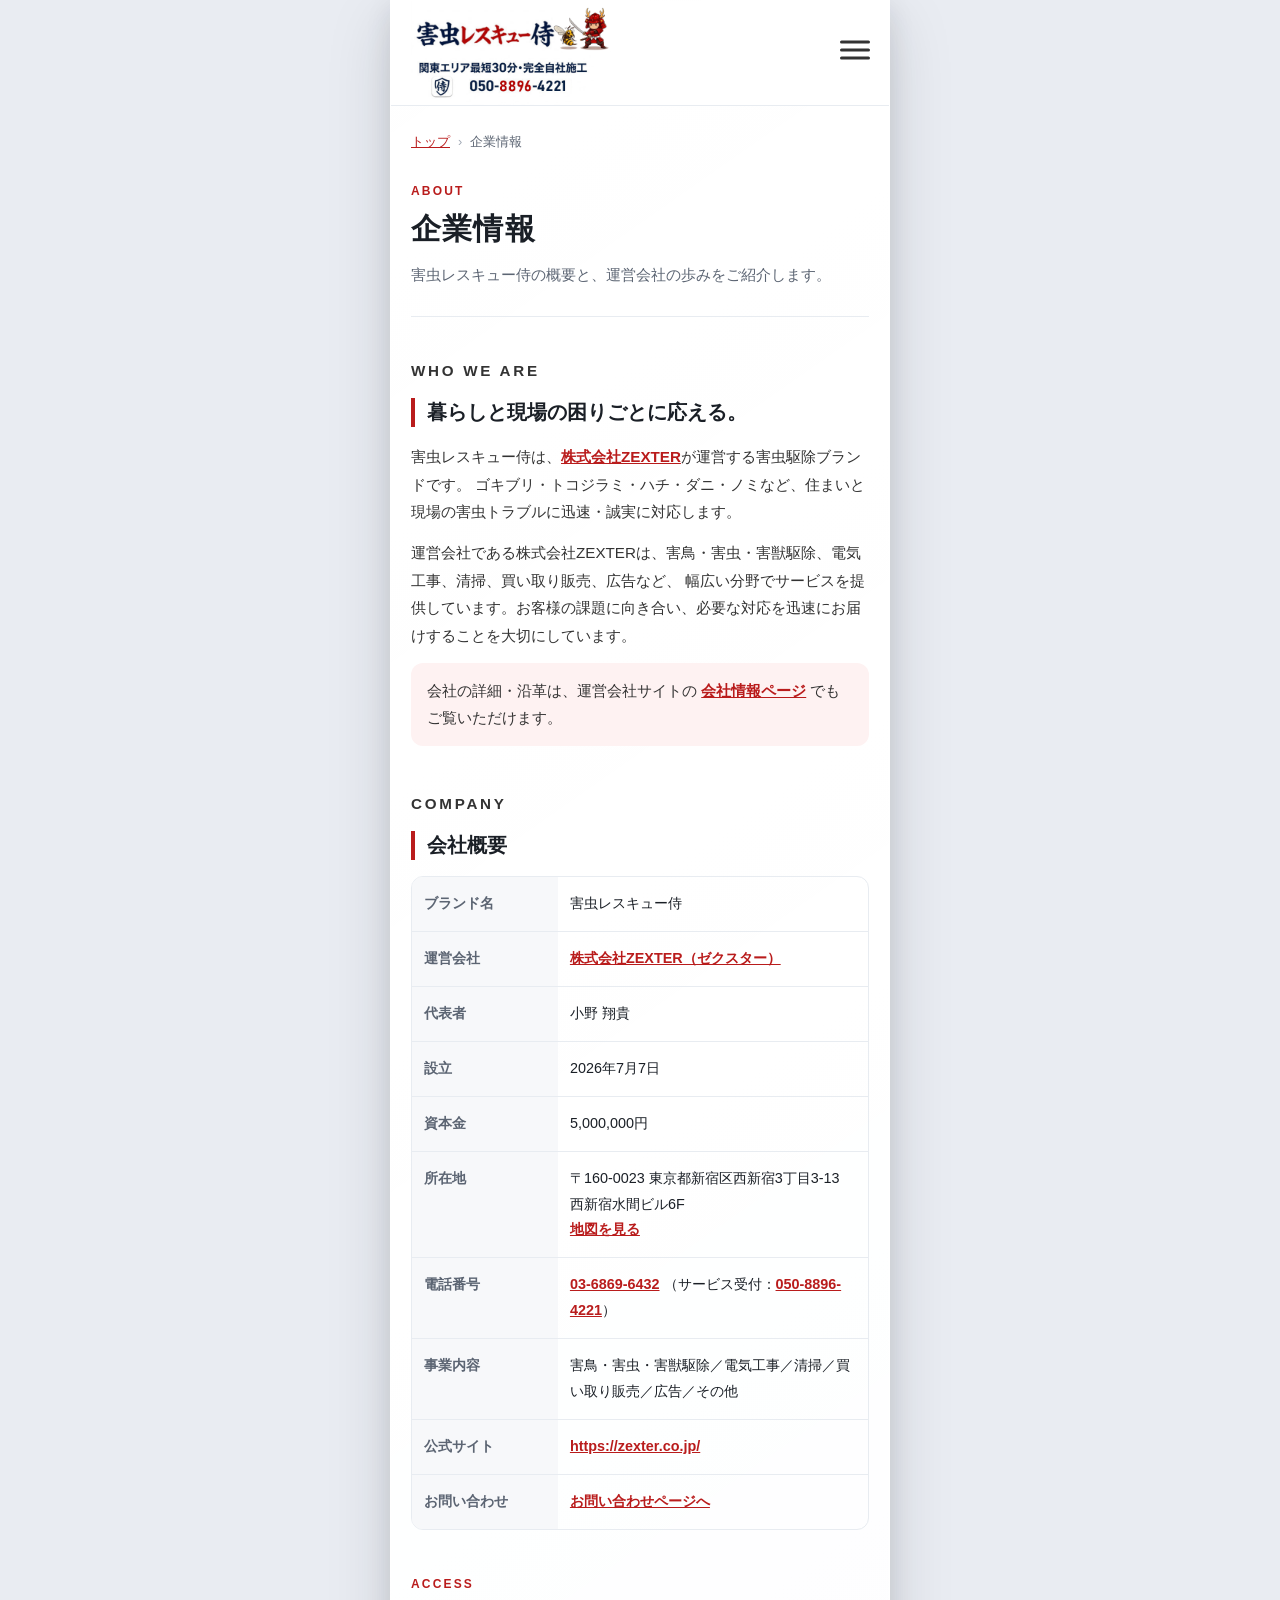
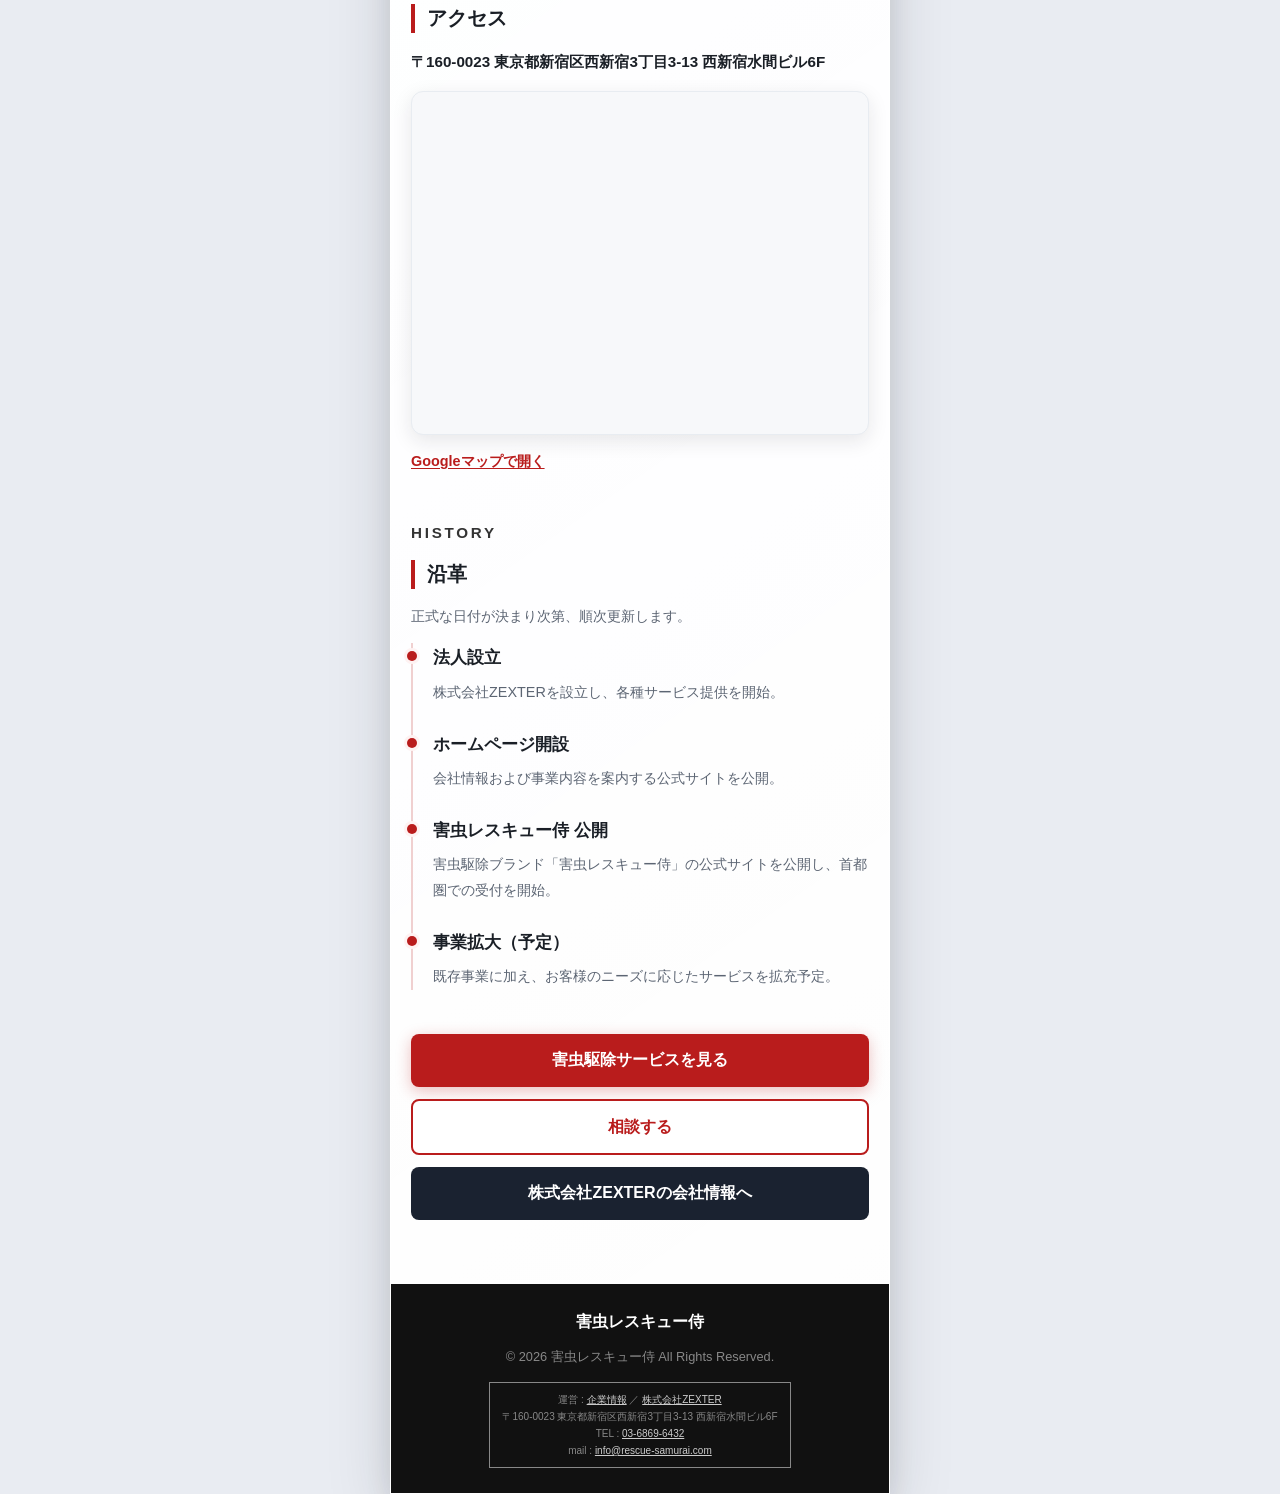
<file: company/index.html>
<!DOCTYPE html>
<html lang="ja">

<head>
  <!-- Google Tag Manager -->
  <script>(function (w, d, s, l, i) {
      w[l] = w[l] || []; w[l].push({
        'gtm.start':
          new Date().getTime(), event: 'gtm.js'
      }); var f = d.getElementsByTagName(s)[0],
        j = d.createElement(s), dl = l != 'dataLayer' ? '&l=' + l : ''; j.async = true; j.src =
          'https://www.googletagmanager.com/gtm.js?id=' + i + dl; f.parentNode.insertBefore(j, f);
    })(window, document, 'script', 'dataLayer', 'GTM-P7HW3BTK');
  </script>
  <!-- End Google Tag Manager -->

  <meta charset="UTF-8">
  <meta name="viewport" content="width=device-width, initial-scale=1.0">
  <meta name="robots" content="index, follow, max-image-preview:large">
  <link rel="canonical" href="https://gaichu-rescue-samurai.com/company/">
  <title>企業情報｜害虫レスキュー侍（運営：株式会社ZEXTER）</title>
  <meta name="description" content="害虫レスキュー侍の企業情報。運営会社は株式会社ZEXTER。害虫駆除をはじめ、暮らしと現場の困りごとに応えるサービスを提供しています。">
  <meta property="og:type" content="website">
  <meta property="og:title" content="企業情報｜害虫レスキュー侍（運営：株式会社ZEXTER）">
  <meta property="og:description" content="害虫レスキュー侍の企業情報。運営会社は株式会社ZEXTER。害虫駆除をはじめ、暮らしと現場の困りごとに応えるサービスを提供しています。">
  <meta property="og:url" content="https://gaichu-rescue-samurai.com/company/">
  <meta property="og:image" content="https://gaichu-rescue-samurai.com/images/og-image.webp">
  <meta property="og:site_name" content="害虫レスキュー侍">
  <meta property="og:locale" content="ja_JP">
  <meta name="twitter:card" content="summary_large_image">
  <meta name="twitter:title" content="企業情報｜害虫レスキュー侍（運営：株式会社ZEXTER）">
  <meta name="twitter:description" content="害虫レスキュー侍の企業情報。運営会社は株式会社ZEXTER。害虫駆除をはじめ、暮らしと現場の困りごとに応えるサービスを提供しています。">
  <meta name="twitter:image" content="https://gaichu-rescue-samurai.com/images/og-image.webp">
  <meta name="format-detection" content="address=no">
  <link rel="icon" href="../images/favicon.ico?v=2.12" sizes="any">
  <link rel="icon" type="image/png" href="../images/android-chrome-192×192.png?v=2.12" sizes="192x192">
  <link rel="apple-touch-icon" href="../images/apple-touch-icon.png?v=2.12" sizes="180x180">
  <link rel="manifest" href="../manifest.webmanifest">
  <meta name="google-site-verification" content="OtLzrXZd5GJf2v-4jgJWr7L1rKAwX-kP7MHfYGT4nus" />

  <link rel="stylesheet" href="company-css/destyle.css">
  <link rel="stylesheet" href="company-css/company-style-min.css?ver=1.92">

  <script type="application/ld+json">
{
  "@context": "https://schema.org",
  "@graph": [
    {
      "@type": "AboutPage",
      "@id": "https://gaichu-rescue-samurai.com/company/#webpage",
      "url": "https://gaichu-rescue-samurai.com/company/",
      "name": "企業情報｜害虫レスキュー侍（運営：株式会社ZEXTER）",
      "description": "害虫レスキュー侍の企業情報。運営会社は株式会社ZEXTER。害虫駆除をはじめ、暮らしと現場の困りごとに応えるサービスを提供しています。",
      "inLanguage": "ja-JP",
      "isPartOf": {
        "@type": "WebSite",
        "@id": "https://gaichu-rescue-samurai.com/#website",
        "name": "害虫レスキュー侍",
        "url": "https://gaichu-rescue-samurai.com/"
      },
      "breadcrumb": { "@id": "https://gaichu-rescue-samurai.com/company/#breadcrumb" },
      "mainEntity": { "@id": "https://gaichu-rescue-samurai.com/company/#organization" }
    },
    {
      "@type": "BreadcrumbList",
      "@id": "https://gaichu-rescue-samurai.com/company/#breadcrumb",
      "itemListElement": [
        {
          "@type": "ListItem",
          "position": 1,
          "name": "トップ",
          "item": "https://gaichu-rescue-samurai.com/"
        },
        {
          "@type": "ListItem",
          "position": 2,
          "name": "企業情報",
          "item": "https://gaichu-rescue-samurai.com/company/"
        }
      ]
    },
    {
      "@type": "Organization",
      "@id": "https://gaichu-rescue-samurai.com/company/#organization",
      "name": "株式会社ZEXTER",
      "alternateName": ["ゼクスター", "害虫レスキュー侍"],
      "url": "https://zexter.co.jp/",
      "logo": "https://gaichu-rescue-samurai.com/images/logo-title.svg",
      "foundingDate": "2026-07-07",
      "telephone": "+81-3-6869-6432",
      "email": "info@rescue-samurai.com",
      "address": {
        "@type": "PostalAddress",
        "streetAddress": "西新宿3丁目3-13 西新宿水間ビル6F",
        "addressLocality": "新宿区",
        "addressRegion": "東京都",
        "postalCode": "160-0023",
        "addressCountry": "JP"
      },
      "hasMap": "https://www.google.com/maps/search/?api=1&query=%E6%9D%B1%E4%BA%AC%E9%83%BD%E6%96%B0%E5%AE%BF%E5%8C%BA%E8%A5%BF%E6%96%B0%E5%AE%BF3%E4%B8%81%E7%9B%AE3-13+%E8%A5%BF%E6%96%B0%E5%AE%BF%E6%B0%B4%E9%96%93%E3%83%93%E3%83%AB",
      "geo": {
        "@type": "GeoCoordinates",
        "latitude": 35.685886,
        "longitude": 139.692924
      },
      "sameAs": [
        "https://zexter.co.jp/",
        "https://zexter.co.jp/about.html",
        "https://gaichu-rescue-samurai.com/"
      ]
    }
  ]
}
</script>
</head>

<body>
  <!-- Google Tag Manager (noscript) -->
  <noscript><iframe src="https://www.googletagmanager.com/ns.html?id=GTM-P7HW3BTK" height="0" width="0"
      style="display:none;visibility:hidden">
    </iframe></noscript>
  <!-- End Google Tag Manager (noscript) -->

  <div class="page-shell">
    <header class="site-header">
      <div class="header-logo-area">
        <div class="logo">
          <a href="/" class="logo-main-link">
            <img src="../images/logo-title.svg?v=1.05" alt="害虫レスキュー侍｜関東の害虫駆除・害虫対策（ゴキブリ・トコジラミ・ダニ・ノミ等）" width="500"
              height="136" fetchpriority="high">
          </a>
          <a href="tel:050-8896-4221" class="logo-tel-link">
            <img src="../images/logo-subtitle.svg?v=1.05" alt="050-8896-4221に電話する" width="500" height="136"
              loading="eager" decoding="async">
          </a>
        </div>
      </div>
    </header>

    <button class="menu-btn" id="menu-btn" aria-label="メニューを開く" type="button">
      <span></span><span></span><span></span>
    </button>

    <div class="nav-overlay" id="nav-overlay"></div>
    <nav class="sp-nav" id="sp-nav" aria-label="モバイルメニュー">
      <ul>
        <li><a href="/">トップ</a></li>
        <li class="has-child">
          <a class="parent-link">対応地域</a>
          <ul class="sub-menu">
            <li><a href="https://gaichu-rescue-samurai.com/area/tokyo/">東京都</a></li>
            <li><a href="https://gaichu-rescue-samurai.com/area/kanagawa/">神奈川県</a></li>
            <li><a href="https://gaichu-rescue-samurai.com/area/saitama/">埼玉県</a></li>
            <li><a href="https://gaichu-rescue-samurai.com/area/chiba/">千葉県</a></li>
          </ul>
        </li>
        <li class="has-child">
          <a class="parent-link">害虫の種類</a>
          <ul class="sub-menu">
            <li><a href="https://gaichu-rescue-samurai.com/gaichu/gokiburi/">ゴキブリ対策</a></li>
            <li><a href="https://gaichu-rescue-samurai.com/gaichu/tokojirami/">トコジラミ対策</a></li>
            <li><a href="https://gaichu-rescue-samurai.com/#pests">アリ対策</a></li>
            <li><a href="https://gaichu-rescue-samurai.com/#pests">ハチ対策</a></li>
            <li><a href="https://gaichu-rescue-samurai.com/#pests">ダニ・ノミ対策</a></li>
            <li><a href="https://gaichu-rescue-samurai.com/#pests">その他害虫対策</a></li>
          </ul>
        </li>
        <li><a href="/company/">企業情報</a></li>
        <li><a href="/#contact-form" class="sp-nav-cta">お問い合わせフォーム</a></li>
      </ul>
    </nav>

    <main class="company-page">
      <nav class="breadcrumb" aria-label="パンくずリスト">
        <ol>
          <li><a href="/">トップ</a></li>
          <li aria-current="page">企業情報</li>
        </ol>
      </nav>

      <section class="company-hero" aria-labelledby="company-heading">
        <p class="company-eyebrow">ABOUT</p>
        <h1 id="company-heading">企業情報</h1>
        <p class="company-hero__lead">害虫レスキュー侍の概要と、運営会社の歩みをご紹介します。</p>
      </section>

      <section class="company-section" aria-labelledby="who-heading">
        <p class="company-label">WHO WE ARE</p>
        <h2 id="who-heading">暮らしと現場の困りごとに応える。</h2>
        <p>
          害虫レスキュー侍は、<a href="https://zexter.co.jp/about.html">株式会社ZEXTER</a>が運営する害虫駆除ブランドです。
          ゴキブリ・トコジラミ・ハチ・ダニ・ノミなど、住まいと現場の害虫トラブルに迅速・誠実に対応します。
        </p>
        <p>
          運営会社である株式会社ZEXTERは、害鳥・害虫・害獣駆除、電気工事、清掃、買い取り販売、広告など、
          幅広い分野でサービスを提供しています。お客様の課題に向き合い、必要な対応を迅速にお届けすることを大切にしています。
        </p>
        <p class="company-note">
          会社の詳細・沿革は、運営会社サイトの
          <a href="https://zexter.co.jp/about.html">会社情報ページ</a>
          でもご覧いただけます。
        </p>
      </section>

      <section class="company-section" aria-labelledby="overview-heading">
        <p class="company-label">COMPANY</p>
        <h2 id="overview-heading">会社概要</h2>
        <div class="company-table-wrap">
          <table class="company-table">
            <tbody>
              <tr>
                <th scope="row">ブランド名</th>
                <td>害虫レスキュー侍</td>
              </tr>
              <tr>
                <th scope="row">運営会社</th>
                <td>
                  <a href="https://zexter.co.jp/about.html">株式会社ZEXTER（ゼクスター）</a>
                </td>
              </tr>
              <tr>
                <th scope="row">代表者</th>
                <td>小野 翔貴</td>
              </tr>
              <tr>
                <th scope="row">設立</th>
                <td>2026年7月7日</td>
              </tr>
              <tr>
                <th scope="row">資本金</th>
                <td>5,000,000円</td>
              </tr>
              <tr>
                <th scope="row">所在地</th>
                <td>〒160-0023 東京都新宿区西新宿3丁目3-13 西新宿水間ビル6F<br>
                  <a href="#access">地図を見る</a>
                </td>
              </tr>
              <tr>
                <th scope="row">電話番号</th>
                <td>
                  <a href="tel:03-6869-6432">03-6869-6432</a>
                  （サービス受付：<a href="tel:050-8896-4221">050-8896-4221</a>）
                </td>
              </tr>
              <tr>
                <th scope="row">事業内容</th>
                <td>害鳥・害虫・害獣駆除／電気工事／清掃／買い取り販売／広告／その他</td>
              </tr>
              <tr>
                <th scope="row">公式サイト</th>
                <td>
                  <a href="https://zexter.co.jp/">https://zexter.co.jp/</a>
                </td>
              </tr>
              <tr>
                <th scope="row">お問い合わせ</th>
                <td><a href="/#contact-form">お問い合わせページへ</a></td>
              </tr>
            </tbody>
          </table>
        </div>
      </section>


      <section class="company-section" id="access" aria-labelledby="access-heading">
        <div class="container">
          <span class="section-label">ACCESS</span>
          <h2 id="access-heading">アクセス</h2>
          <p class="company-access-address">〒160-0023 東京都新宿区西新宿3丁目3-13 西新宿水間ビル6F</p>
          <div class="company-map">
            <iframe title="株式会社ZEXTER（西新宿水間ビル）の地図"
              src="https://maps.google.com/maps?q=%E6%9D%B1%E4%BA%AC%E9%83%BD%E6%96%B0%E5%AE%BF%E5%8C%BA%E8%A5%BF%E6%96%B0%E5%AE%BF3%E4%B8%81%E7%9B%AE3-13+%E8%A5%BF%E6%96%B0%E5%AE%BF%E6%B0%B4%E9%96%93%E3%83%93%E3%83%AB&hl=ja&z=17&output=embed"
              width="600" height="450" allowfullscreen loading="lazy"
              referrerpolicy="no-referrer-when-downgrade"></iframe>
          </div>
          <p class="company-map-link">
            <a href="https://www.google.com/maps/search/?api=1&query=%E6%9D%B1%E4%BA%AC%E9%83%BD%E6%96%B0%E5%AE%BF%E5%8C%BA%E8%A5%BF%E6%96%B0%E5%AE%BF3%E4%B8%81%E7%9B%AE3-13+%E8%A5%BF%E6%96%B0%E5%AE%BF%E6%B0%B4%E9%96%93%E3%83%93%E3%83%AB"
              rel="noopener noreferrer" target="_blank">Googleマップで開く</a>
          </p>
        </div>
      </section>

      <section class="company-section" aria-labelledby="history-heading">
        <p class="company-label">HISTORY</p>
        <h2 id="history-heading">沿革</h2>
        <p class="company-history-note">正式な日付が決まり次第、順次更新します。</p>
        <ol class="history-list">
          <li>
            <h3>法人設立</h3>
            <p>株式会社ZEXTERを設立し、各種サービス提供を開始。</p>
          </li>
          <li>
            <h3>ホームページ開設</h3>
            <p>会社情報および事業内容を案内する公式サイトを公開。</p>
          </li>
          <li>
            <h3>害虫レスキュー侍 公開</h3>
            <p>害虫駆除ブランド「害虫レスキュー侍」の公式サイトを公開し、首都圏での受付を開始。</p>
          </li>
          <li>
            <h3>事業拡大（予定）</h3>
            <p>既存事業に加え、お客様のニーズに応じたサービスを拡充予定。</p>
          </li>
        </ol>
      </section>

      <section class="company-cta" aria-label="関連リンク">
        <a class="company-cta__link" href="/">害虫駆除サービスを見る</a>
        <a class="company-cta__link company-cta__link--outline" href="/#contact-form">相談する</a>
        <a class="company-cta__link company-cta__link--zexter"
          href="https://zexter.co.jp/about.html">株式会社ZEXTERの会社情報へ</a>
      </section>
    </main>

    <footer class="site-footer">
      <div class="container">
        <p class="footer-logo">害虫レスキュー侍</p>
        <p class="copyright">&copy; 2026 害虫レスキュー侍 All Rights Reserved.</p>
      </div>
      <div class="operation-box">
        <p>
          運営 :
          <a href="/company/">企業情報</a>
          ／
          <a href="https://zexter.co.jp/about.html">株式会社ZEXTER</a>
        </p>
        <p>〒160-0023 東京都新宿区西新宿3丁目3-13 西新宿水間ビル6F</p>
        <p>TEL : <a href="tel:03-6869-6432">03-6869-6432</a></p>
        <p>mail : <a href="mailto:info@rescue-samurai.com">info@rescue-samurai.com</a></p>
      </div>
    </footer>
  </div>
  <script src="../js/script.js?ver=1.07" defer></script>
</body>

</html>
</file>
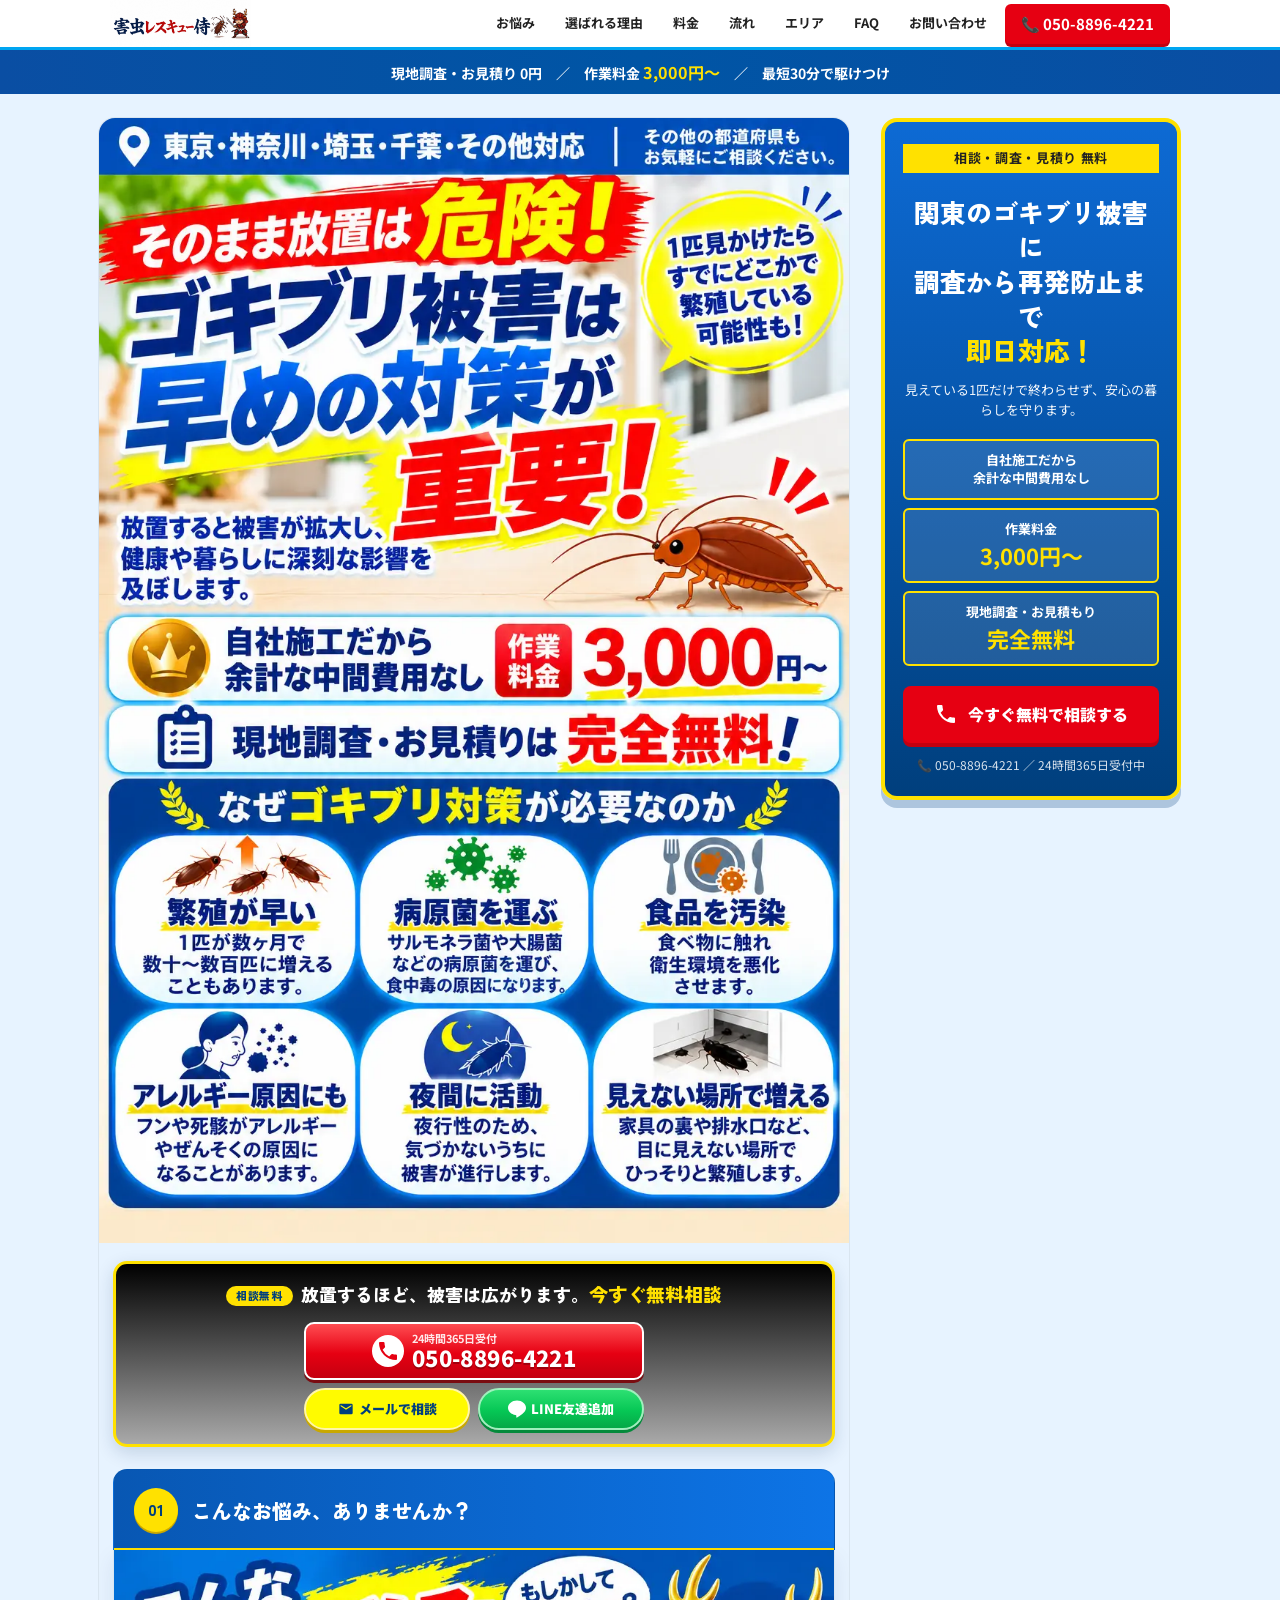
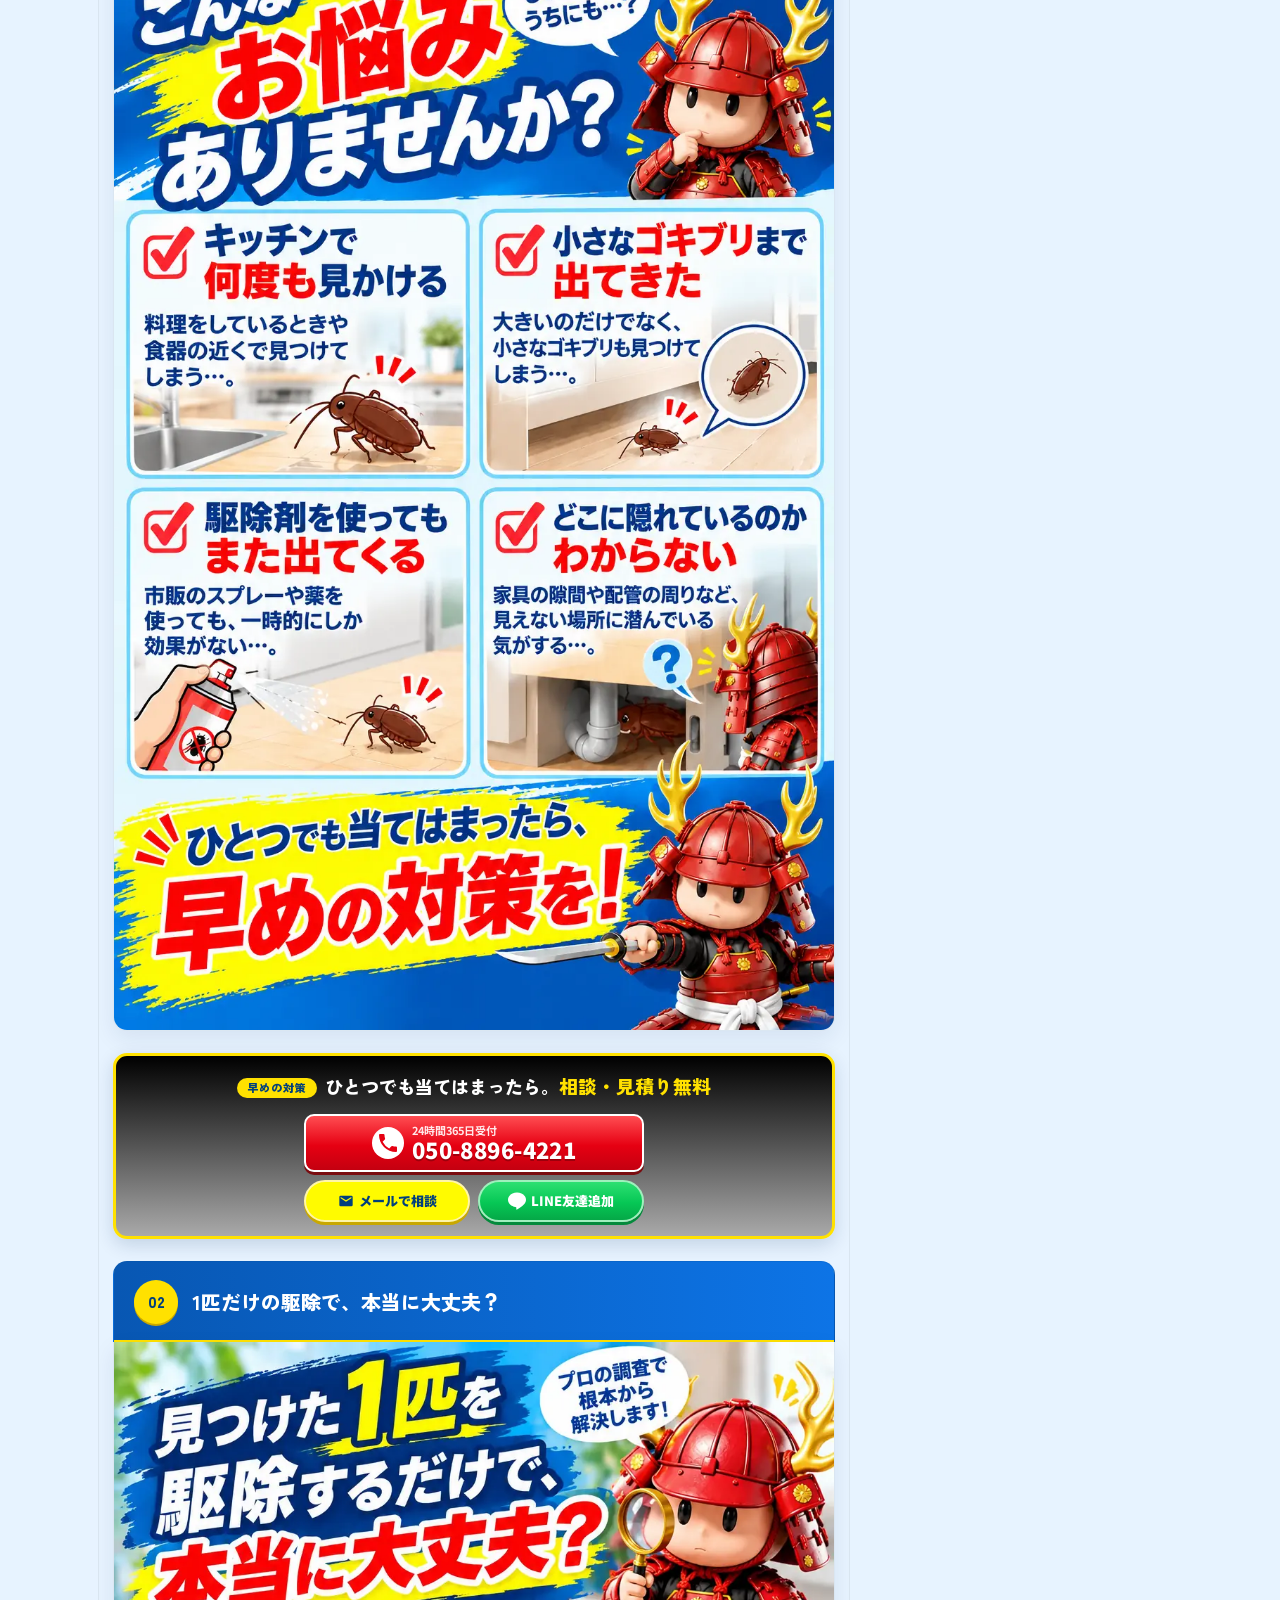
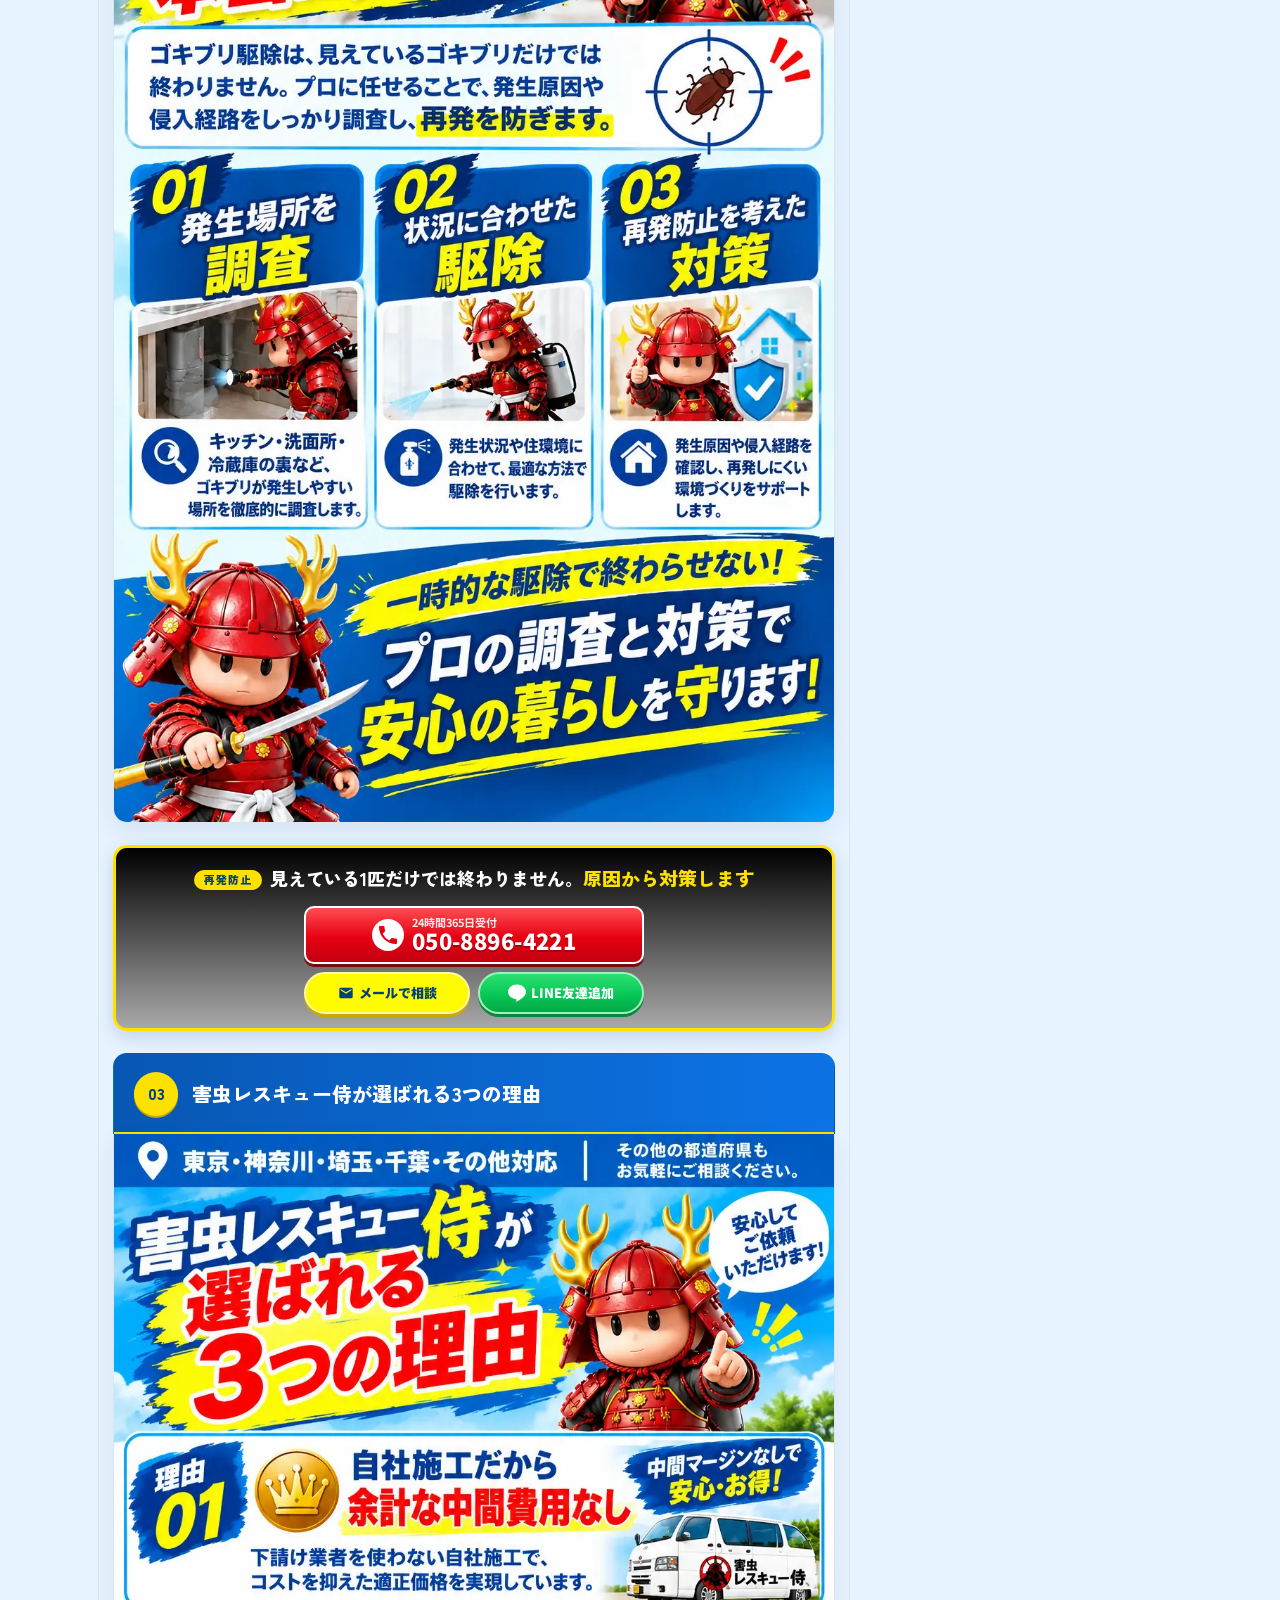
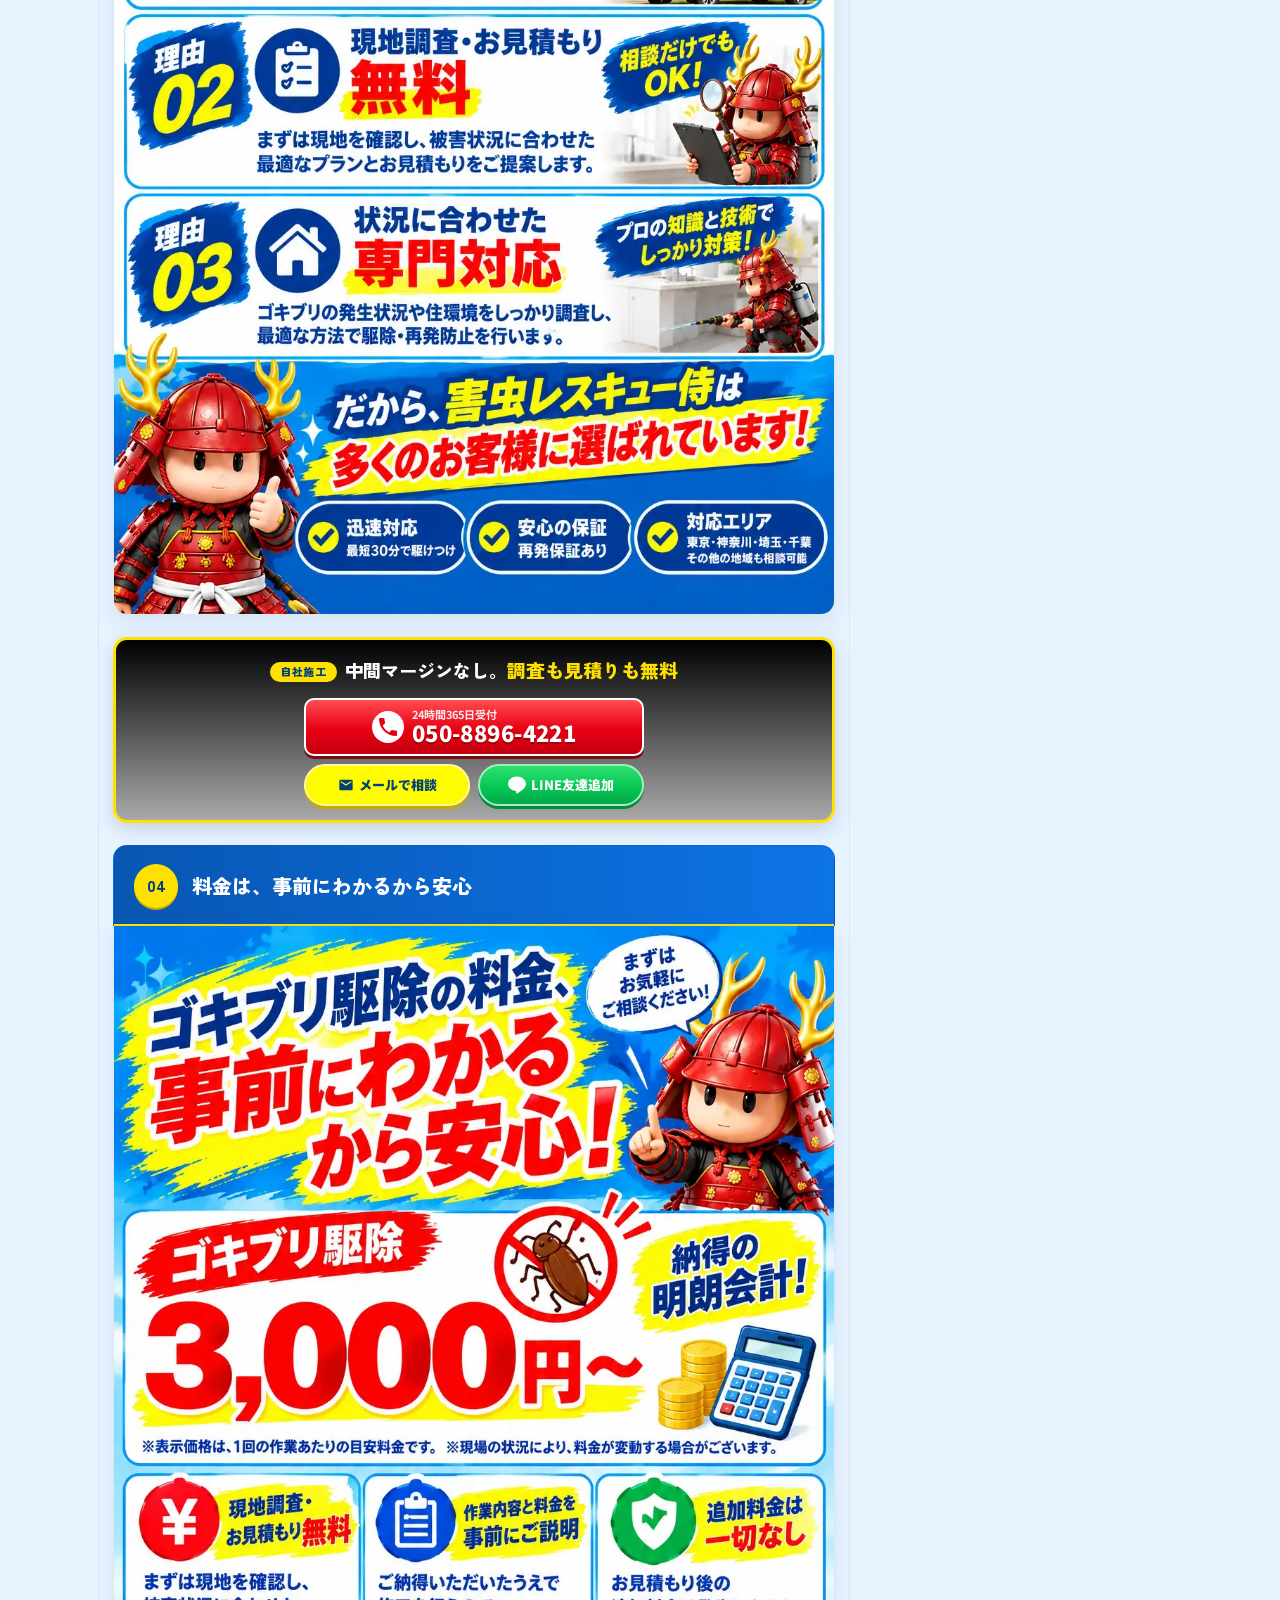
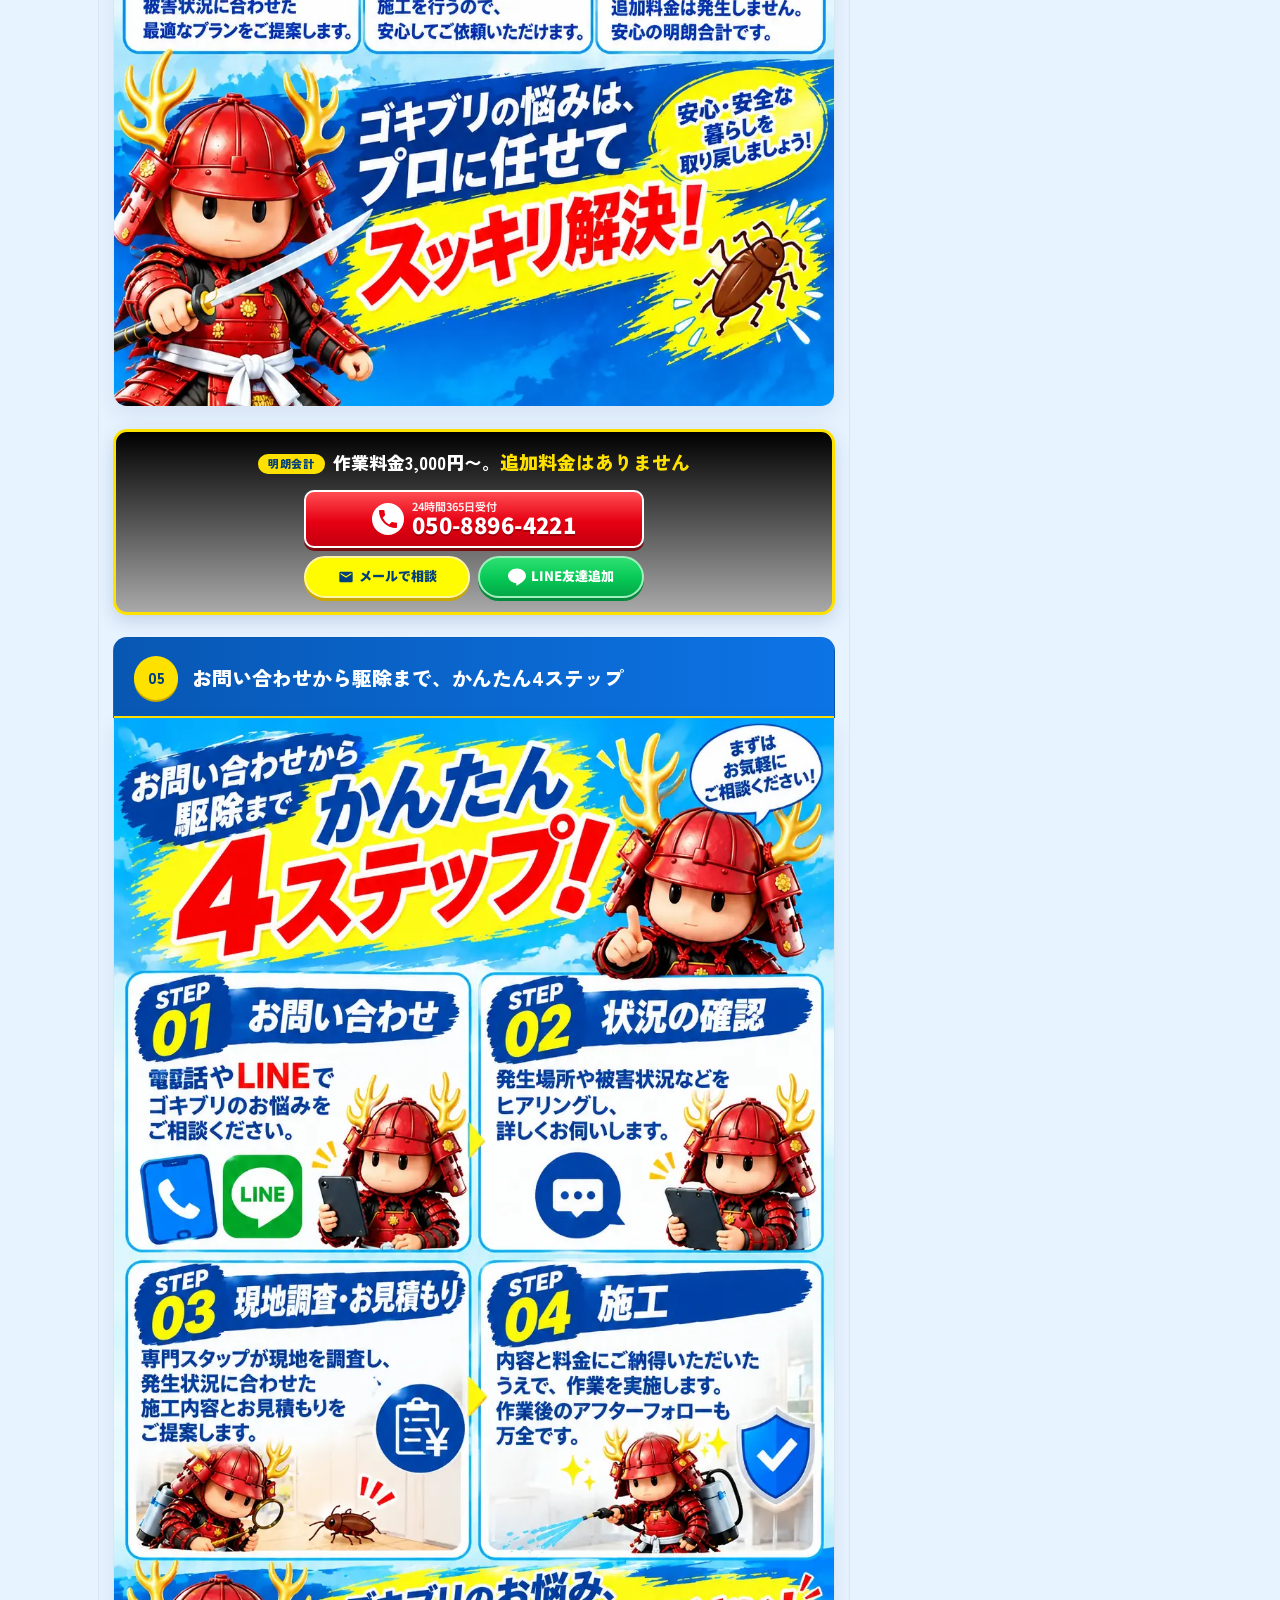
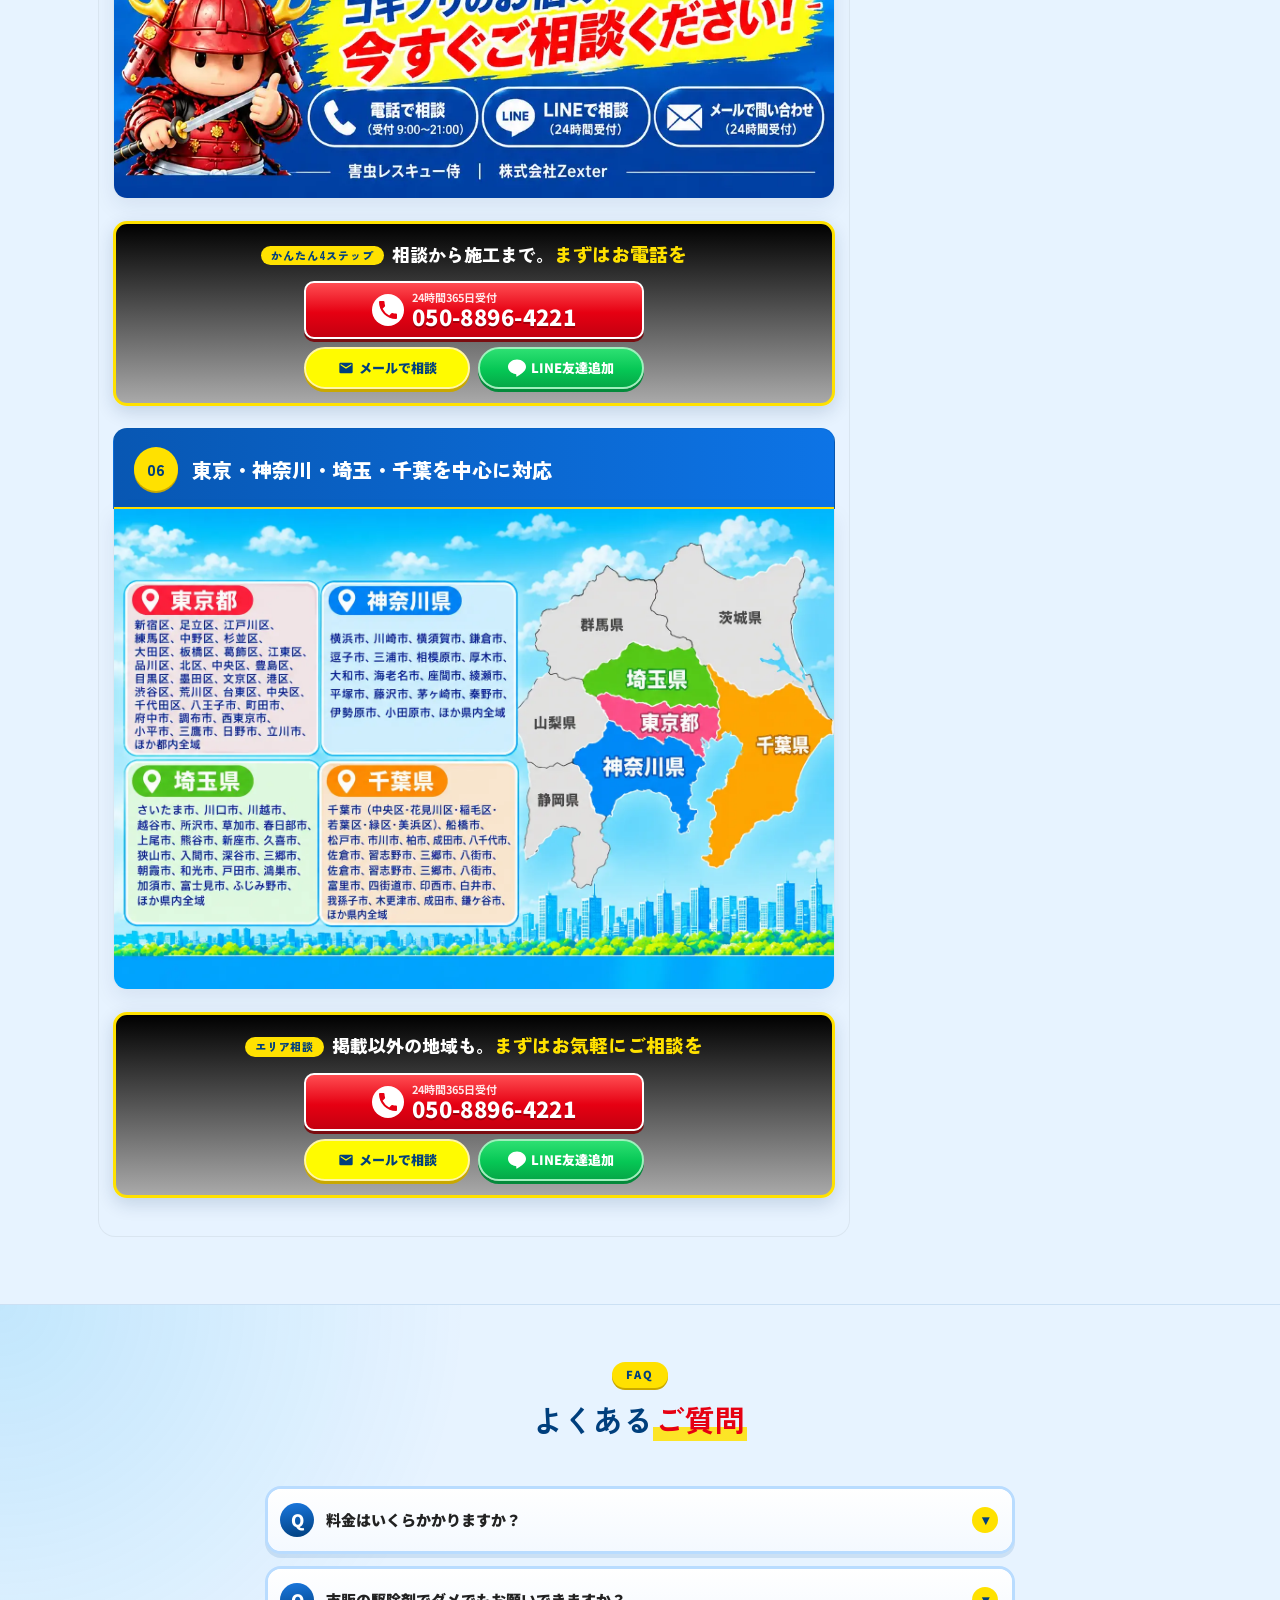
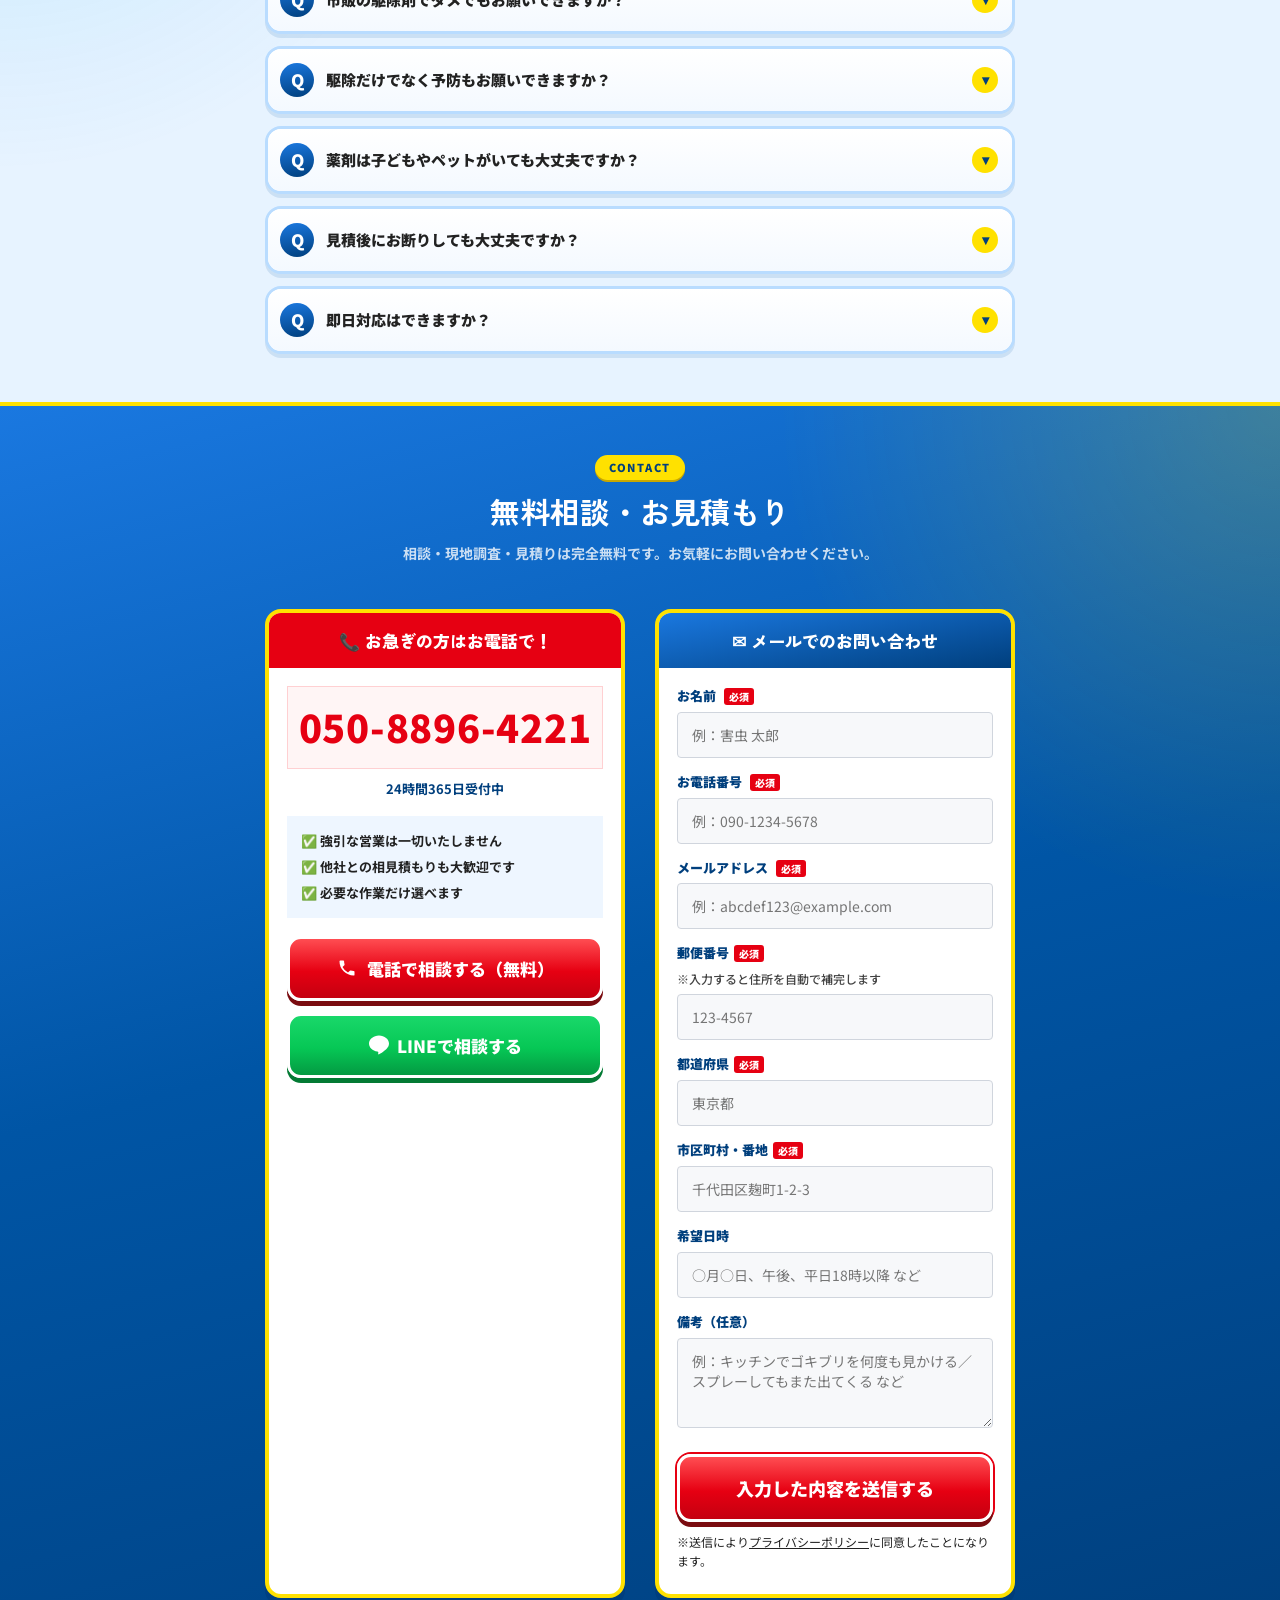
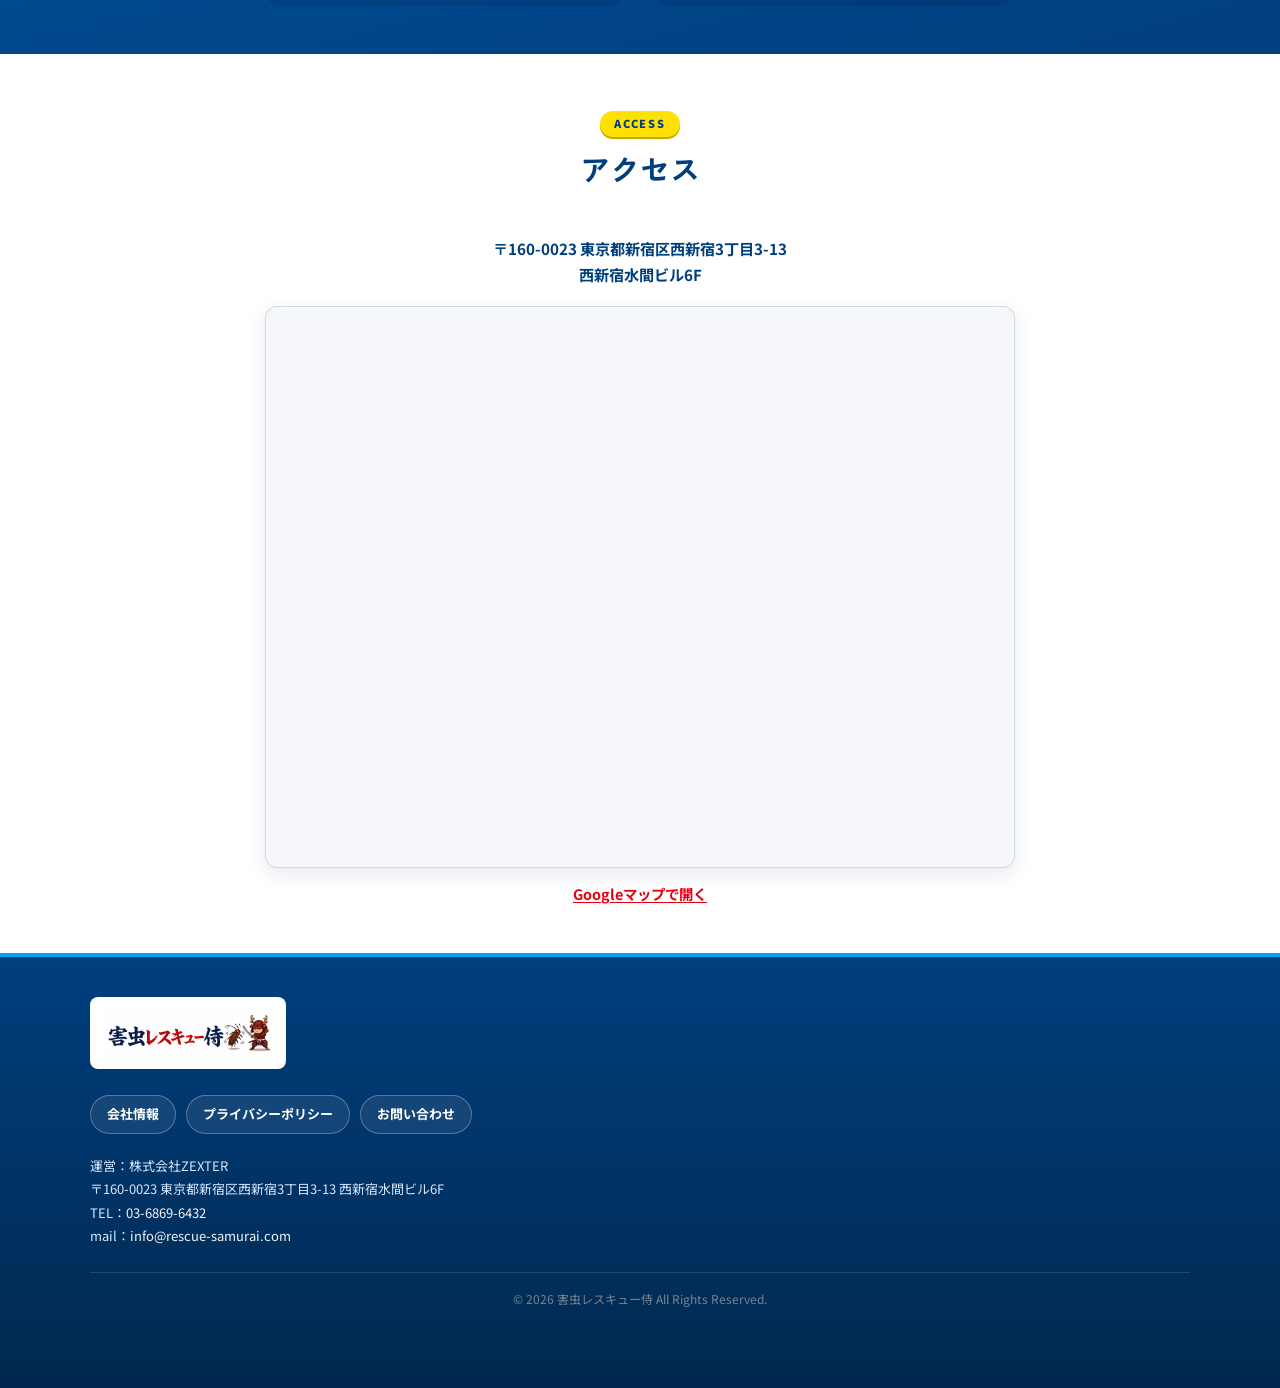
<file: lp/index.html>
<!DOCTYPE html>
<html lang="ja">

<head>
  <!-- Google Tag Manager -->
  <script>(function (w, d, s, l, i) {
      w[l] = w[l] || []; w[l].push({
        'gtm.start':
          new Date().getTime(), event: 'gtm.js'
      }); var f = d.getElementsByTagName(s)[0],
        j = d.createElement(s), dl = l != 'dataLayer' ? '&l=' + l : ''; j.async = true; j.src =
          'https://www.googletagmanager.com/gtm.js?id=' + i + dl; f.parentNode.insertBefore(j, f);
    })(window, document, 'script', 'dataLayer', 'GTM-P7HW3BTK');
  </script>
  <!-- End Google Tag Manager -->

  <meta charset="UTF-8">
  <meta name="viewport" content="width=device-width, initial-scale=1.0">
  <title>害虫レスキュー侍｜関東のゴキブリ駆除・再発防止（作業料金3,000円〜）</title>
  <meta name="description" content="関東のゴキブリ被害に即日対応。見えている1匹だけの駆除では終わりません。自社施工で作業料金3,000円〜。現地調査・お見積もり完全無料。最短30分で駆けつけます。">
  <link rel="preconnect" href="https://fonts.googleapis.com">
  <link
    href="https://fonts.googleapis.com/css2?family=Noto+Sans+JP:wght@400;500;700;900&family=Zen+Kaku+Gothic+New:wght@700;900&display=swap"
    rel="stylesheet">
  <link rel="stylesheet" href="lp-css/lp-style.css?v=5.6.6">
  <link rel="icon" href="lp-img/favicon.ico" sizes="any">
  <link rel="icon" type="image/png" href="lp-img/android-chrome-192×192.png" sizes="192x192">
  <link rel="apple-touch-icon" href="lp-img/apple-touch-icon.png" sizes="180x180">
</head>

<body>
  <!-- Google Tag Manager (noscript) -->
  <noscript><iframe src="https://www.googletagmanager.com/ns.html?id=GTM-P7HW3BTK" height="0" width="0"
      style="display:none;visibility:hidden">
    </iframe></noscript>
  <!-- End Google Tag Manager (noscript) -->

  <!-- ===== FLOATING CTA (SP) ===== -->
  <div class="floating-cta">
    <div class="floating-cta-bottom">
      <a href="tel:050-8896-4221" class="btn-tel">
        <span class="floating-cta-icon" aria-hidden="true">
          <svg width="18" height="18" fill="currentColor" viewBox="0 0 24 24">
            <path
              d="M6.62 10.79a15.09 15.09 0 0 0 6.59 6.59l2.2-2.2a1 1 0 0 1 1.01-.24 11.47 11.47 0 0 0 3.59.57 1 1 0 0 1 1 1v3.5a1 1 0 0 1-1 1A17 17 0 0 1 3 4a1 1 0 0 1 1-1h3.5a1 1 0 0 1 1 1c0 1.25.2 2.45.57 3.59a1 1 0 0 1-.25 1.01l-2.2 2.19z" />
          </svg>
        </span>
        <span class="floating-cta-label">
          <small>24時間受付</small>
          <strong>電話</strong>
        </span>
      </a>
      <a href="#contact-form" class="btn-mail">
        <span class="floating-cta-icon" aria-hidden="true">
          <svg width="18" height="18" fill="currentColor" viewBox="0 0 24 24">
            <path
              d="M20 4H4a2 2 0 0 0-2 2v12a2 2 0 0 0 2 2h16a2 2 0 0 0 2-2V6a2 2 0 0 0-2-2zm0 4-8 5-8-5V6l8 5 8-5v2z" />
          </svg>
        </span>
        <span class="floating-cta-label">
          <small>無料相談</small>
          <strong>メール</strong>
        </span>
      </a>
      <a href="https://lin.ee/7VDFFxR" class="btn-line" target="_blank" rel="noopener noreferrer">
        <span class="floating-cta-icon" aria-hidden="true">
          <svg width="20" height="20" fill="currentColor" viewBox="0 0 24 24">
            <path
              d="M24 10.304c0-5.369-5.383-9.738-12-9.738S0 4.935 0 10.304c0 4.814 4.269 8.846 10.035 9.608.391.082.923.258 1.057.59.121.3.079.766.038 1.08l-.164 1.02c-.049.301-.242 1.186 1.049.645 1.291-.539 6.916-4.069 9.436-6.975C23.176 14.544 24 12.48 24 10.304" />
          </svg>
        </span>
        <span class="floating-cta-label">
          <small>友達追加</small>
          <strong>LINE</strong>
        </span>
      </a>
    </div>
  </div>

  <!-- ===== MOBILE MENU OVERLAY ===== -->
  <div class="mobile-menu-overlay" id="menuOverlay"></div>

  <!-- ===== MOBILE MENU ===== -->
  <div class="mobile-menu" id="mobileMenu">
    <div class="mobile-menu-close">
      <button id="menuClose">✕</button>
    </div>

    <nav>
      <a href="#worries">こんなお悩み</a>
      <a href="#reasons">選ばれる理由</a>
      <a href="#price">料金</a>
      <a href="#flow">作業の流れ</a>
      <a href="#areas">対応エリア</a>
      <a href="#faq">よくある質問</a>
      <a href="#contact-form">お問い合わせ</a>
      <a href="https://gaichu-rescue-samurai.com/company/" target="_blank">会社情報</a>
    </nav>
    <a class="mobile-menu-tel" href="tel:050-8896-4221">
      📞 050-8896-4221
      <small>24時間365日受付中</small>
    </a>
  </div>

  <!-- ===== HEADER ===== -->
  <header class="site-header">
    <div class="header-inner">
      <a href="#" class="site-logo">
        <img src="lp-img/lp-logo-title-gokiburi.svg" alt="害虫レスキュー侍" class="logo-title-img">
      </a>
      <nav class="pc-nav">
        <a href="#worries">お悩み</a>
        <a href="#reasons">選ばれる理由</a>
        <a href="#price">料金</a>
        <a href="#flow">流れ</a>
        <a href="#areas">エリア</a>
        <a href="#faq">FAQ</a>
        <a href="#contact-form">お問い合わせ</a>
        <a href="tel:050-8896-4221" class="nav-tel">📞 050-8896-4221</a>
      </nav>
      <button class="hamburger" id="hamburger" aria-label="メニューを開く">
        <span></span>
        <span></span>
        <span></span>
      </button>
    </div>
  </header>

  <!-- ===== CAMPAIGN BAR ===== -->
  <div class="campaign-bar">
    <p><strong>現地調査・お見積り 0円</strong>　／　作業料金 <em>3,000円〜</em>　／　最短30分で駆けつけ</p>
  </div>

  <!-- ===== LP VISUAL（広告LP：1カラム） ===== -->
  <div class="lp-stage">
    <div class="lp-visual-rail">
      <section class="hero section-visual section-visual--flush">
        <img src="lp-img/lp-hero.webp?v=20261104" alt="そのまま放置は危険。ゴキブリ被害は早めの対策が重要。作業料金3,000円〜、現地調査・お見積りは完全無料"
          width="1024" height="1536">
      </section>

      <div class="ad-band ad-band--alert">
        <p class="ad-band-text"><span class="ad-band-tag">相談無料</span>放置するほど、被害は広がります。<em>今すぐ無料相談</em></p>
        <a href="tel:050-8896-4221" class="ad-band-tel">
          <span class="ad-band-tel-icon" aria-hidden="true"><svg width="24" height="24" fill="currentColor"
              viewBox="0 0 24 24">
              <path
                d="M6.62 10.79a15.09 15.09 0 0 0 6.59 6.59l2.2-2.2a1 1 0 0 1 1.01-.24 11.47 11.47 0 0 0 3.59.57 1 1 0 0 1 1 1v3.5a1 1 0 0 1-1 1A17 17 0 0 1 3 4a1 1 0 0 1 1-1h3.5a1 1 0 0 1 1 1c0 1.25.2 2.45.57 3.59a1 1 0 0 1-.25 1.01l-2.2 2.19z" />
            </svg></span>
          <span class="ad-band-tel-body"><small>24時間365日受付</small><strong>050-8896-4221</strong></span>
        </a>
        <div class="ad-band-actions">
          <a href="#contact-form" class="ad-band-mail"><svg class="mail-icon" width="16" height="16" fill="currentColor"
              viewBox="0 0 24 24" aria-hidden="true">
              <path
                d="M20 4H4a2 2 0 0 0-2 2v12a2 2 0 0 0 2 2h16a2 2 0 0 0 2-2V6a2 2 0 0 0-2-2zm0 4-8 5-8-5V6l8 5 8-5v2z" />
            </svg>メールで相談</a>
          <a href="https://lin.ee/7VDFFxR" class="ad-band-line" target="_blank" rel="noopener noreferrer"><svg
              class="line-icon" width="18" height="18" fill="currentColor" viewBox="0 0 24 24" aria-hidden="true">
              <path
                d="M24 10.304c0-5.369-5.383-9.738-12-9.738S0 4.935 0 10.304c0 4.814 4.269 8.846 10.035 9.608.391.082.923.258 1.057.59.121.3.079.766.038 1.08l-.164 1.02c-.049.301-.242 1.186 1.049.645 1.291-.539 6.916-4.069 9.436-6.975C23.176 14.544 24 12.48 24 10.304" />
            </svg>LINE友達追加</a>
        </div>
      </div>

      <div class="section-bridge" id="worries">
        <span class="section-bridge-no">01</span>
        <p>こんなお悩み、ありませんか？</p>
      </div>
      <section class="section-visual">
        <div class="section-visual-media">
          <img src="lp-img/lp-section01.webp?v=20261104"
            alt="こんなお悩みありませんか？キッチンで何度も見かける、小さなゴキブリ、駆除剤を使ってもまた出てくる、どこに隠れているかわからない" width="1024" height="1536">
        </div>
      </section>
      <div class="ad-band ad-band--alert">
        <p class="ad-band-text"><span class="ad-band-tag">早めの対策</span>ひとつでも当てはまったら。<em>相談・見積り無料</em></p>
        <a href="tel:050-8896-4221" class="ad-band-tel">
          <span class="ad-band-tel-icon" aria-hidden="true"><svg width="24" height="24" fill="currentColor"
              viewBox="0 0 24 24">
              <path
                d="M6.62 10.79a15.09 15.09 0 0 0 6.59 6.59l2.2-2.2a1 1 0 0 1 1.01-.24 11.47 11.47 0 0 0 3.59.57 1 1 0 0 1 1 1v3.5a1 1 0 0 1-1 1A17 17 0 0 1 3 4a1 1 0 0 1 1-1h3.5a1 1 0 0 1 1 1c0 1.25.2 2.45.57 3.59a1 1 0 0 1-.25 1.01l-2.2 2.19z" />
            </svg></span>
          <span class="ad-band-tel-body"><small>24時間365日受付</small><strong>050-8896-4221</strong></span>
        </a>
        <div class="ad-band-actions">
          <a href="#contact-form" class="ad-band-mail"><svg class="mail-icon" width="16" height="16" fill="currentColor"
              viewBox="0 0 24 24" aria-hidden="true">
              <path
                d="M20 4H4a2 2 0 0 0-2 2v12a2 2 0 0 0 2 2h16a2 2 0 0 0 2-2V6a2 2 0 0 0-2-2zm0 4-8 5-8-5V6l8 5 8-5v2z" />
            </svg>メールで相談</a>
          <a href="https://lin.ee/7VDFFxR" class="ad-band-line" target="_blank" rel="noopener noreferrer"><svg
              class="line-icon" width="18" height="18" fill="currentColor" viewBox="0 0 24 24" aria-hidden="true">
              <path
                d="M24 10.304c0-5.369-5.383-9.738-12-9.738S0 4.935 0 10.304c0 4.814 4.269 8.846 10.035 9.608.391.082.923.258 1.057.59.121.3.079.766.038 1.08l-.164 1.02c-.049.301-.242 1.186 1.049.645 1.291-.539 6.916-4.069 9.436-6.975C23.176 14.544 24 12.48 24 10.304" />
            </svg>LINE友達追加</a>
        </div>
      </div>

      <div class="section-bridge" id="approach">
        <span class="section-bridge-no">02</span>
        <p>1匹だけの駆除で、本当に大丈夫？</p>
      </div>
      <section class="section-visual">
        <div class="section-visual-media">
          <img src="lp-img/lp-section02.webp?v=20261104" alt="見つけた1匹を駆除するだけで本当に大丈夫？発生場所の調査、状況に合わせた駆除、再発防止の対策"
            width="1024" height="1536">
        </div>
      </section>
      <div class="ad-band ad-band--alert">
        <p class="ad-band-text"><span class="ad-band-tag">再発防止</span>見えている1匹だけでは終わりません。<em>原因から対策します</em></p>
        <a href="tel:050-8896-4221" class="ad-band-tel">
          <span class="ad-band-tel-icon" aria-hidden="true"><svg width="24" height="24" fill="currentColor"
              viewBox="0 0 24 24">
              <path
                d="M6.62 10.79a15.09 15.09 0 0 0 6.59 6.59l2.2-2.2a1 1 0 0 1 1.01-.24 11.47 11.47 0 0 0 3.59.57 1 1 0 0 1 1 1v3.5a1 1 0 0 1-1 1A17 17 0 0 1 3 4a1 1 0 0 1 1-1h3.5a1 1 0 0 1 1 1c0 1.25.2 2.45.57 3.59a1 1 0 0 1-.25 1.01l-2.2 2.19z" />
            </svg></span>
          <span class="ad-band-tel-body"><small>24時間365日受付</small><strong>050-8896-4221</strong></span>
        </a>
        <div class="ad-band-actions">
          <a href="#contact-form" class="ad-band-mail"><svg class="mail-icon" width="16" height="16" fill="currentColor"
              viewBox="0 0 24 24" aria-hidden="true">
              <path
                d="M20 4H4a2 2 0 0 0-2 2v12a2 2 0 0 0 2 2h16a2 2 0 0 0 2-2V6a2 2 0 0 0-2-2zm0 4-8 5-8-5V6l8 5 8-5v2z" />
            </svg>メールで相談</a>
          <a href="https://lin.ee/7VDFFxR" class="ad-band-line" target="_blank" rel="noopener noreferrer"><svg
              class="line-icon" width="18" height="18" fill="currentColor" viewBox="0 0 24 24" aria-hidden="true">
              <path
                d="M24 10.304c0-5.369-5.383-9.738-12-9.738S0 4.935 0 10.304c0 4.814 4.269 8.846 10.035 9.608.391.082.923.258 1.057.59.121.3.079.766.038 1.08l-.164 1.02c-.049.301-.242 1.186 1.049.645 1.291-.539 6.916-4.069 9.436-6.975C23.176 14.544 24 12.48 24 10.304" />
            </svg>LINE友達追加</a>
        </div>
      </div>

      <div class="section-bridge" id="reasons">
        <span class="section-bridge-no">03</span>
        <p>害虫レスキュー侍が選ばれる3つの理由</p>
      </div>
      <section class="section-visual">
        <div class="section-visual-media">
          <img src="lp-img/lp-section03.webp?v=20261104" alt="害虫レスキュー侍が選ばれる3つの理由。自社施工で中間費用なし、現地調査・お見積もり無料、状況に合わせた専門対応"
            width="1024" height="1536">
        </div>
      </section>

      <div class="ad-band ad-band--alert">
        <p class="ad-band-text"><span class="ad-band-tag">自社施工</span>中間マージンなし。<em>調査も見積りも無料</em></p>
        <a href="tel:050-8896-4221" class="ad-band-tel">
          <span class="ad-band-tel-icon" aria-hidden="true"><svg width="24" height="24" fill="currentColor"
              viewBox="0 0 24 24">
              <path
                d="M6.62 10.79a15.09 15.09 0 0 0 6.59 6.59l2.2-2.2a1 1 0 0 1 1.01-.24 11.47 11.47 0 0 0 3.59.57 1 1 0 0 1 1 1v3.5a1 1 0 0 1-1 1A17 17 0 0 1 3 4a1 1 0 0 1 1-1h3.5a1 1 0 0 1 1 1c0 1.25.2 2.45.57 3.59a1 1 0 0 1-.25 1.01l-2.2 2.19z" />
            </svg></span>
          <span class="ad-band-tel-body"><small>24時間365日受付</small><strong>050-8896-4221</strong></span>
        </a>
        <div class="ad-band-actions">
          <a href="#contact-form" class="ad-band-mail"><svg class="mail-icon" width="16" height="16" fill="currentColor"
              viewBox="0 0 24 24" aria-hidden="true">
              <path
                d="M20 4H4a2 2 0 0 0-2 2v12a2 2 0 0 0 2 2h16a2 2 0 0 0 2-2V6a2 2 0 0 0-2-2zm0 4-8 5-8-5V6l8 5 8-5v2z" />
            </svg>メールで相談</a>
          <a href="https://lin.ee/7VDFFxR" class="ad-band-line" target="_blank" rel="noopener noreferrer"><svg
              class="line-icon" width="18" height="18" fill="currentColor" viewBox="0 0 24 24" aria-hidden="true">
              <path
                d="M24 10.304c0-5.369-5.383-9.738-12-9.738S0 4.935 0 10.304c0 4.814 4.269 8.846 10.035 9.608.391.082.923.258 1.057.59.121.3.079.766.038 1.08l-.164 1.02c-.049.301-.242 1.186 1.049.645 1.291-.539 6.916-4.069 9.436-6.975C23.176 14.544 24 12.48 24 10.304" />
            </svg>LINE友達追加</a>
        </div>
      </div>

      <div class="section-bridge" id="price">
        <span class="section-bridge-no">04</span>
        <p>料金は、事前にわかるから安心</p>
      </div>
      <section class="section-visual">
        <div class="section-visual-media">
          <img src="lp-img/lp-section04.webp?v=20261104" alt="ゴキブリ駆除の料金は事前にわかるから安心。作業料金3,000円〜。現地調査・お見積り無料、追加料金は一切なし"
            width="1024" height="1536">
        </div>
      </section>
      <div class="ad-band ad-band--alert">
        <p class="ad-band-text"><span class="ad-band-tag">明朗会計</span>作業料金3,000円〜。<em>追加料金はありません</em></p>
        <a href="tel:050-8896-4221" class="ad-band-tel">
          <span class="ad-band-tel-icon" aria-hidden="true"><svg width="24" height="24" fill="currentColor"
              viewBox="0 0 24 24">
              <path
                d="M6.62 10.79a15.09 15.09 0 0 0 6.59 6.59l2.2-2.2a1 1 0 0 1 1.01-.24 11.47 11.47 0 0 0 3.59.57 1 1 0 0 1 1 1v3.5a1 1 0 0 1-1 1A17 17 0 0 1 3 4a1 1 0 0 1 1-1h3.5a1 1 0 0 1 1 1c0 1.25.2 2.45.57 3.59a1 1 0 0 1-.25 1.01l-2.2 2.19z" />
            </svg></span>
          <span class="ad-band-tel-body"><small>24時間365日受付</small><strong>050-8896-4221</strong></span>
        </a>
        <div class="ad-band-actions">
          <a href="#contact-form" class="ad-band-mail"><svg class="mail-icon" width="16" height="16" fill="currentColor"
              viewBox="0 0 24 24" aria-hidden="true">
              <path
                d="M20 4H4a2 2 0 0 0-2 2v12a2 2 0 0 0 2 2h16a2 2 0 0 0 2-2V6a2 2 0 0 0-2-2zm0 4-8 5-8-5V6l8 5 8-5v2z" />
            </svg>メールで相談</a>
          <a href="https://lin.ee/7VDFFxR" class="ad-band-line" target="_blank" rel="noopener noreferrer"><svg
              class="line-icon" width="18" height="18" fill="currentColor" viewBox="0 0 24 24" aria-hidden="true">
              <path
                d="M24 10.304c0-5.369-5.383-9.738-12-9.738S0 4.935 0 10.304c0 4.814 4.269 8.846 10.035 9.608.391.082.923.258 1.057.59.121.3.079.766.038 1.08l-.164 1.02c-.049.301-.242 1.186 1.049.645 1.291-.539 6.916-4.069 9.436-6.975C23.176 14.544 24 12.48 24 10.304" />
            </svg>LINE友達追加</a>
        </div>
      </div>

      <div class="section-bridge" id="flow">
        <span class="section-bridge-no">05</span>
        <p>お問い合わせから駆除まで、かんたん4ステップ</p>
      </div>
      <section class="section-visual">
        <div class="section-visual-media">
          <img src="lp-img/lp-section05.webp?v=20261104" alt="お問い合わせから駆除までかんたん4ステップ。問い合わせ、状況の確認、現地調査・お見積り、施工"
            width="1024" height="1536">
        </div>
      </section>
      <div class="ad-band ad-band--alert">
        <p class="ad-band-text"><span class="ad-band-tag">かんたん4ステップ</span>相談から施工まで。<em>まずはお電話を</em></p>
        <a href="tel:050-8896-4221" class="ad-band-tel">
          <span class="ad-band-tel-icon" aria-hidden="true"><svg width="24" height="24" fill="currentColor"
              viewBox="0 0 24 24">
              <path
                d="M6.62 10.79a15.09 15.09 0 0 0 6.59 6.59l2.2-2.2a1 1 0 0 1 1.01-.24 11.47 11.47 0 0 0 3.59.57 1 1 0 0 1 1 1v3.5a1 1 0 0 1-1 1A17 17 0 0 1 3 4a1 1 0 0 1 1-1h3.5a1 1 0 0 1 1 1c0 1.25.2 2.45.57 3.59a1 1 0 0 1-.25 1.01l-2.2 2.19z" />
            </svg></span>
          <span class="ad-band-tel-body"><small>24時間365日受付</small><strong>050-8896-4221</strong></span>
        </a>
        <div class="ad-band-actions">
          <a href="#contact-form" class="ad-band-mail"><svg class="mail-icon" width="16" height="16" fill="currentColor"
              viewBox="0 0 24 24" aria-hidden="true">
              <path
                d="M20 4H4a2 2 0 0 0-2 2v12a2 2 0 0 0 2 2h16a2 2 0 0 0 2-2V6a2 2 0 0 0-2-2zm0 4-8 5-8-5V6l8 5 8-5v2z" />
            </svg>メールで相談</a>
          <a href="https://lin.ee/7VDFFxR" class="ad-band-line" target="_blank" rel="noopener noreferrer"><svg
              class="line-icon" width="18" height="18" fill="currentColor" viewBox="0 0 24 24" aria-hidden="true">
              <path
                d="M24 10.304c0-5.369-5.383-9.738-12-9.738S0 4.935 0 10.304c0 4.814 4.269 8.846 10.035 9.608.391.082.923.258 1.057.59.121.3.079.766.038 1.08l-.164 1.02c-.049.301-.242 1.186 1.049.645 1.291-.539 6.916-4.069 9.436-6.975C23.176 14.544 24 12.48 24 10.304" />
            </svg>LINE友達追加</a>
        </div>
      </div>

      <div class="section-bridge" id="areas">
        <span class="section-bridge-no">06</span>
        <p>東京・神奈川・埼玉・千葉を中心に対応</p>
      </div>
      <section class="section-visual">
        <div class="section-visual-media">
          <img src="lp-img/lp-area.webp?v=20261104" alt="対応エリア。東京都・神奈川県・埼玉県・千葉県を中心に、関東全域に対応しています" width="1536"
            height="1024">
        </div>
      </section>
      <div class="ad-band ad-band--alert">
        <p class="ad-band-text"><span class="ad-band-tag">エリア相談</span>掲載以外の地域も。<em>まずはお気軽にご相談を</em></p>
        <a href="tel:050-8896-4221" class="ad-band-tel">
          <span class="ad-band-tel-icon" aria-hidden="true"><svg width="24" height="24" fill="currentColor"
              viewBox="0 0 24 24">
              <path
                d="M6.62 10.79a15.09 15.09 0 0 0 6.59 6.59l2.2-2.2a1 1 0 0 1 1.01-.24 11.47 11.47 0 0 0 3.59.57 1 1 0 0 1 1 1v3.5a1 1 0 0 1-1 1A17 17 0 0 1 3 4a1 1 0 0 1 1-1h3.5a1 1 0 0 1 1 1c0 1.25.2 2.45.57 3.59a1 1 0 0 1-.25 1.01l-2.2 2.19z" />
            </svg></span>
          <span class="ad-band-tel-body"><small>24時間365日受付</small><strong>050-8896-4221</strong></span>
        </a>
        <div class="ad-band-actions">
          <a href="#contact-form" class="ad-band-mail"><svg class="mail-icon" width="16" height="16" fill="currentColor"
              viewBox="0 0 24 24" aria-hidden="true">
              <path
                d="M20 4H4a2 2 0 0 0-2 2v12a2 2 0 0 0 2 2h16a2 2 0 0 0 2-2V6a2 2 0 0 0-2-2zm0 4-8 5-8-5V6l8 5 8-5v2z" />
            </svg>メールで相談</a>
          <a href="https://lin.ee/7VDFFxR" class="ad-band-line" target="_blank" rel="noopener noreferrer"><svg
              class="line-icon" width="18" height="18" fill="currentColor" viewBox="0 0 24 24" aria-hidden="true">
              <path
                d="M24 10.304c0-5.369-5.383-9.738-12-9.738S0 4.935 0 10.304c0 4.814 4.269 8.846 10.035 9.608.391.082.923.258 1.057.59.121.3.079.766.038 1.08l-.164 1.02c-.049.301-.242 1.186 1.049.645 1.291-.539 6.916-4.069 9.436-6.975C23.176 14.544 24 12.48 24 10.304" />
            </svg>LINE友達追加</a>
        </div>
      </div>
    </div>

    <aside class="lp-pc-cta" aria-label="お問い合わせ">
      <p class="cta-tagline">相談・調査・見積り 無料</p>
      <p class="cta-heading">関東のゴキブリ被害に<br>調査から再発防止まで<br><em>即日対応！</em></p>
      <p class="cta-sub">見えている1匹だけで終わらせず、安心の暮らしを守ります。</p>
      <div class="cta-badges">
        <div class="badge">自社施工だから<br>余計な中間費用なし</div>
        <div class="badge">作業料金<br><strong>3,000円〜</strong></div>
        <div class="badge">現地調査・お見積もり<br><strong>完全無料</strong></div>
      </div>
      <a href="tel:050-8896-4221" class="btn-main">
        <svg width="24" height="24" fill="white" viewBox="0 0 24 24" aria-hidden="true">
          <path
            d="M6.62 10.79a15.09 15.09 0 0 0 6.59 6.59l2.2-2.2a1 1 0 0 1 1.01-.24 11.47 11.47 0 0 0 3.59.57 1 1 0 0 1 1 1v3.5a1 1 0 0 1-1 1A17 17 0 0 1 3 4a1 1 0 0 1 1-1h3.5a1 1 0 0 1 1 1c0 1.25.2 2.45.57 3.59a1 1 0 0 1-.25 1.01l-2.2 2.19z" />
        </svg>
        今すぐ無料で相談する
      </a>
      <p class="cta-tel-note">📞 050-8896-4221 ／ 24時間365日受付中</p>
    </aside>
  </div>

  <!-- ===== FAQ ===== -->
  <section class="section faq" id="faq">
    <div class="section-inner">
      <div class="section-title section-title--plain">
        <span class="en">FAQ</span>
        <h2>よくある<em>ご質問</em></h2>
      </div>
      <div class="faq-list">
        <div class="faq-item">
          <div class="faq-question">
            <span class="q-icon">Q</span>
            料金はいくらかかりますか？
            <span class="chevron">▾</span>
          </div>
          <div class="faq-answer">
            <p><span
                class="a-icon">A</span>ゴキブリ駆除の作業料金は3,000円〜が目安です。発生範囲や住環境で変わるため、現地を確認したうえで作業内容と料金を事前にご説明します。ご納得いただいた内容のみ施工し、お見積り後の追加料金はいただきません。
            </p>
          </div>
        </div>
        <div class="faq-item">
          <div class="faq-question">
            <span class="q-icon">Q</span>
            市販の駆除剤でダメでもお願いできますか？
            <span class="chevron">▾</span>
          </div>
          <div class="faq-answer">
            <p><span class="a-icon">A</span>はい。見えているゴキブリだけの処理では再発しやすいため、発生場所の調査から侵入経路の確認、再発防止まで対応します。</p>
          </div>
        </div>
        <div class="faq-item">
          <div class="faq-question">
            <span class="q-icon">Q</span>
            駆除だけでなく予防もお願いできますか？
            <span class="chevron">▾</span>
          </div>
          <div class="faq-answer">
            <p><span class="a-icon">A</span>可能です。侵入経路の確認や再発防止の処理など、状況に合わせてご提案します。駆除のみのご依頼も歓迎です。</p>
          </div>
        </div>
        <div class="faq-item">
          <div class="faq-question">
            <span class="q-icon">Q</span>
            薬剤は子どもやペットがいても大丈夫ですか？
            <span class="chevron">▾</span>
          </div>
          <div class="faq-answer">
            <p><span class="a-icon">A</span>状況に合わせて薬剤を選定し、使用範囲や注意点を事前にご説明します。ご家族構成やペットの有無もお知らせください。</p>
          </div>
        </div>
        <div class="faq-item">
          <div class="faq-question">
            <span class="q-icon">Q</span>
            見積後にお断りしても大丈夫ですか？
            <span class="chevron">▾</span>
          </div>
          <div class="faq-answer">
            <p><span class="a-icon">A</span>はい、全く問題ありません。ご納得いただけない場合はその場でお断りいただいて構いません。出張費・キャンセル料もいただきません。</p>
          </div>
        </div>
        <div class="faq-item">
          <div class="faq-question">
            <span class="q-icon">Q</span>
            即日対応はできますか？
            <span class="chevron">▾</span>
          </div>
          <div class="faq-answer">
            <p><span class="a-icon">A</span>エリアと混雑状況によりますが、最短即日での対応も可能です。まずはお電話またはフォームでご連絡ください。</p>
          </div>
        </div>
      </div>
    </div>
  </section>

  <!-- ===== CONTACT ===== -->
  <section class="section contact" id="contact">
    <div class="section-inner">
      <div class="section-title section-title--plain">
        <span class="en">CONTACT</span>
        <h2>無料相談・お見積もり</h2>
        <p>相談・現地調査・見積りは完全無料です。お気軽にお問い合わせください。</p>
      </div>
      <div class="contact-grid">
        <div class="contact-info">
          <h3>📞 お急ぎの方はお電話で！</h3>
          <div class="tel-big"><a href="tel:050-8896-4221">050-8896-4221</a></div>
          <p class="contact-hours">24時間365日受付中</p>
          <ul class="contact-points">
            <li>強引な営業は一切いたしません</li>
            <li>他社との相見積もりも大歓迎です</li>
            <li>必要な作業だけ選べます</li>
          </ul>
          <div class="contact-btns">
            <a href="tel:050-8896-4221" class="btn-tel-large">
              <svg width="20" height="20" fill="white" viewBox="0 0 24 24">
                <path
                  d="M6.62 10.79a15.09 15.09 0 0 0 6.59 6.59l2.2-2.2a1 1 0 0 1 1.01-.24 11.47 11.47 0 0 0 3.59.57 1 1 0 0 1 1 1v3.5a1 1 0 0 1-1 1A17 17 0 0 1 3 4a1 1 0 0 1 1-1h3.5a1 1 0 0 1 1 1c0 1.25.2 2.45.57 3.59a1 1 0 0 1-.25 1.01l-2.2 2.19z" />
              </svg>
              電話で相談する（無料）
            </a>
            <a href="https://lin.ee/7VDFFxR" class="btn-line" target="_blank" rel="noopener noreferrer">
              <svg class="line-icon" width="20" height="20" fill="currentColor" viewBox="0 0 24 24" aria-hidden="true">
                <path
                  d="M24 10.304c0-5.369-5.383-9.738-12-9.738S0 4.935 0 10.304c0 4.814 4.269 8.846 10.035 9.608.391.082.923.258 1.057.59.121.3.079.766.038 1.08l-.164 1.02c-.049.301-.242 1.186 1.049.645 1.291-.539 6.916-4.069 9.436-6.975C23.176 14.544 24 12.48 24 10.304" />
              </svg>
              LINEで相談する
            </a>
          </div>
        </div>
        <div class="contact-form" id="contact-form">
          <h3>✉ メールでのお問い合わせ</h3>
          <form action="lp-confirm.php" method="post" class="h-adr">
            <span class="p-country-name" style="display:none;">Japan</span>
            <div class="form-group">
              <label for="name">お名前 <span class="required">必須</span></label>
              <input type="text" id="name" name="name" placeholder="例：害虫 太郎" required>
            </div>
            <div class="form-group">
              <label for="tel">お電話番号 <span class="required">必須</span></label>
              <input id="tel" type="tel" pattern="\d{2,4}-?\d{2,4}-?\d{3,4}" name="tel" placeholder="例：090-1234-5678"
                required>
            </div>
            <div class="form-group">
              <label for="email">メールアドレス <span class="required">必須</span></label>
              <input id="email" type="email" name="email" placeholder="例：abcdef123@example.com" required>
            </div>
            <div class="form-group">
              <label>郵便番号<span class="required">必須</span></label>
              <span class="zip-note">※入力すると住所を自動で補完します</span>
              <input type="tel" name="zip" class="p-postal-code" size="8" maxlength="8" placeholder="123-4567" required>
            </div>
            <div class="form-group">
              <label>都道府県<span class="required">必須</span></label>
              <input type="text" name="pref" class="p-region" placeholder="東京都" required>
            </div>
            <div class="form-group">
              <label>市区町村・番地<span class="required">必須</span></label>
              <input type="text" name="addr" class="p-locality p-street-address p-extended-address"
                placeholder="千代田区麹町1-2-3" required>
            </div>
            <div class="form-group">
              <label for="preferred_datetime">希望日時</label>
              <input type="text" id="preferred_datetime" name="preferred_datetime" placeholder="○月○日、午後、平日18時以降 など">
            </div>
            <div class="form-group">
              <label>備考（任意）</label>
              <textarea name="message" placeholder="例：キッチンでゴキブリを何度も見かける／スプレーしてもまた出てくる など"></textarea>
            </div>
            <button type="submit" class="btn-submit">入力した内容を送信する</button>
            <p class="privacy-text">※送信により<a href="/privacy/index.html">プライバシーポリシー</a>に同意したことになります。</p>
          </form>
        </div>
      </div>
    </div>
  </section>

  <!-- ===== ACCESS ===== -->
  <section class="section access" id="access" aria-labelledby="access-heading">
    <div class="section-inner">
      <div class="section-title section-title--plain">
        <p class="en">ACCESS</p>
        <h2 id="access-heading">アクセス</h2>
      </div>
      <p class="access__address">〒160-0023 東京都新宿区西新宿3丁目3-13<br>西新宿水間ビル6F</p>
      <div class="access-map">
        <iframe title="株式会社ZEXTER（西新宿水間ビル）の地図"
          src="https://maps.google.com/maps?q=%E6%9D%B1%E4%BA%AC%E9%83%BD%E6%96%B0%E5%AE%BF%E5%8C%BA%E8%A5%BF%E6%96%B0%E5%AE%BF3%E4%B8%81%E7%9B%AE3-13+%E8%A5%BF%E6%96%B0%E5%AE%BF%E6%B0%B4%E9%96%93%E3%83%93%E3%83%AB&hl=ja&z=17&output=embed"
          width="600" height="450" allowfullscreen loading="lazy"
          referrerpolicy="no-referrer-when-downgrade"></iframe>
      </div>
      <p class="access-map__link">
        <a href="https://www.google.com/maps/search/?api=1&query=%E6%9D%B1%E4%BA%AC%E9%83%BD%E6%96%B0%E5%AE%BF%E5%8C%BA%E8%A5%BF%E6%96%B0%E5%AE%BF3%E4%B8%81%E7%9B%AE3-13+%E8%A5%BF%E6%96%B0%E5%AE%BF%E6%B0%B4%E9%96%93%E3%83%93%E3%83%AB"
          rel="noopener noreferrer" target="_blank">Googleマップで開く</a>
      </p>
    </div>
  </section>

  <!-- ===== FOOTER ===== -->
  <footer class="site-footer">
    <div class="footer-inner">
      <a href="#" class="footer-logo">
        <img src="lp-img/lp-logo-title-gokiburi.svg" alt="害虫レスキュー侍" class="logo-title-img">
      </a>
      <div class="footer-links">
        <a href="https://gaichu-rescue-samurai.com/company/" target="_blank">会社情報</a>
        <a href="https://rescue-samurai.com/privacy/" target="_blank">プライバシーポリシー</a>
        <a href="#contact-form">お問い合わせ</a>
      </div>
      <div class="footer-info">
        <span>運営：株式会社ZEXTER</span>
        <span>〒160-0023 東京都新宿区西新宿3丁目3-13 西新宿水間ビル6F</span>
        <span>TEL：<a href="tel:03-6869-6432">03-6869-6432</a></span>
        <span>mail：<a href="mailto:info@rescue-samurai.com">info@rescue-samurai.com</a></span>
      </div>
      <div class="copyright">© 2026 害虫レスキュー侍 All Rights Reserved.</div>
    </div>
  </footer>

  <script src="https://yubinbango.github.io/yubinbango/yubinbango.js" charset="UTF-8"></script>
  <script src="lp-js/lp-main.js?v=1.0.4"></script>
</body>

</html>
</file>
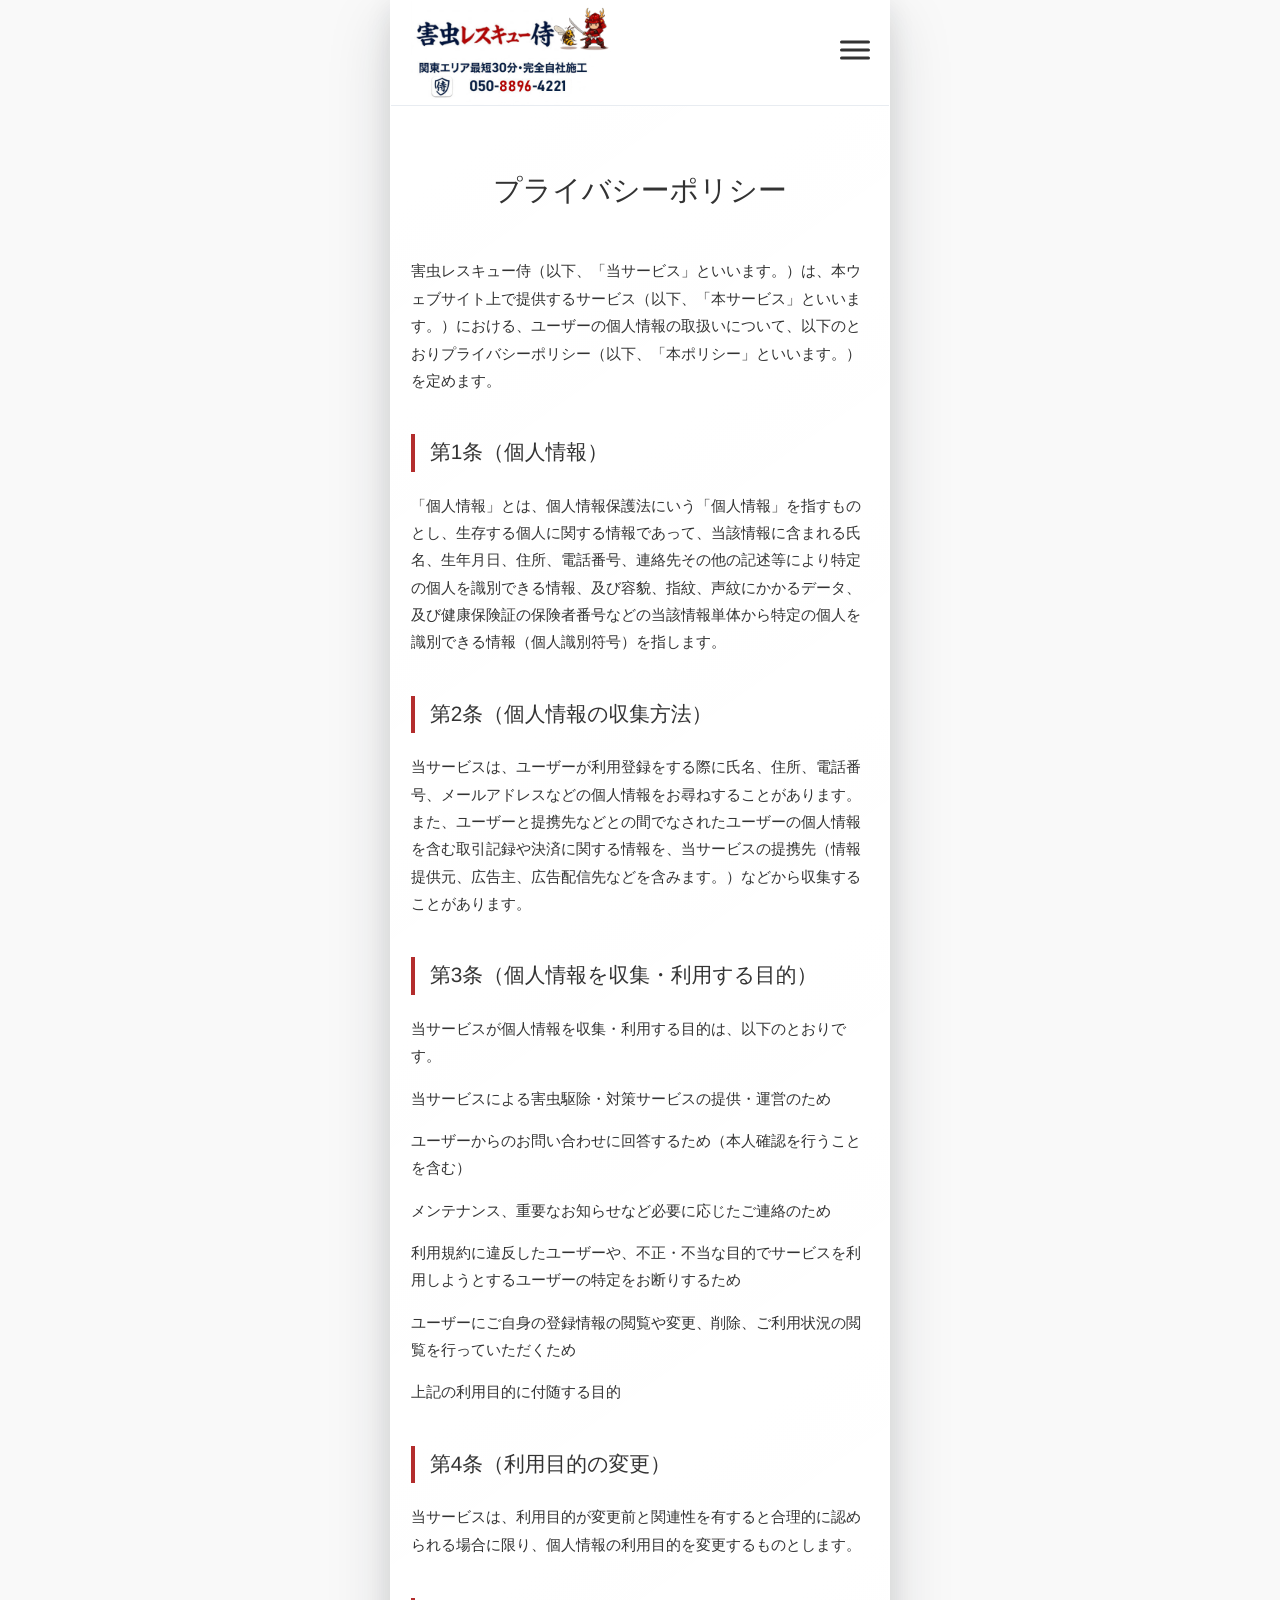
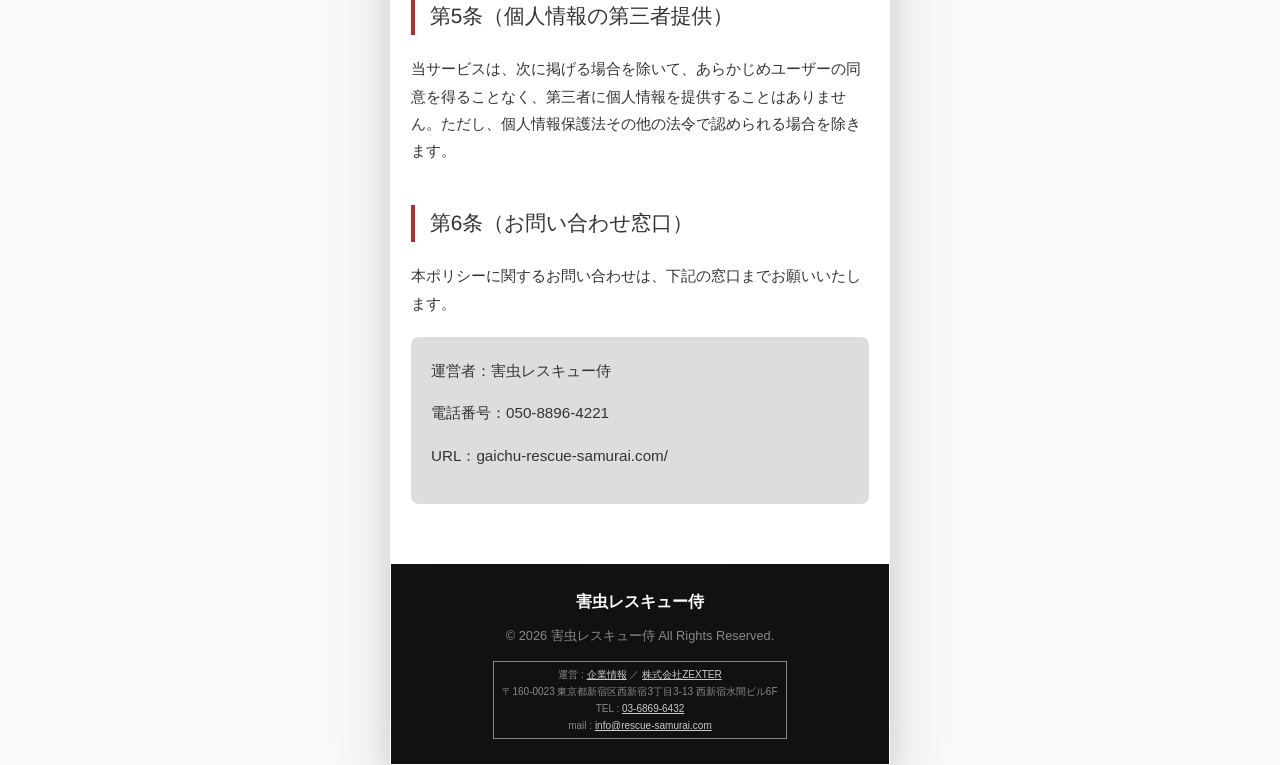
<file: privacy/index.html>
<!DOCTYPE html>
<html lang="ja">

<head>
  <!-- Google Tag Manager -->
    <script>(function(w,d,s,l,i){w[l]=w[l]||[];w[l].push({'gtm.start':
      new Date().getTime(),event:'gtm.js'});var f=d.getElementsByTagName(s)[0],
      j=d.createElement(s),dl=l!='dataLayer'?'&l='+l:'';j.async=true;j.src=
      'https://www.googletagmanager.com/gtm.js?id='+i+dl;f.parentNode.insertBefore(j,f);
      })(window,document,'script','dataLayer','GTM-P7HW3BTK');
    </script>
  <!-- End Google Tag Manager -->

    <meta charset="UTF-8">
    <meta name="viewport" content="width=device-width, initial-scale=1.0">
    <meta name="robots" content="index, follow, max-image-preview:large">
    <link rel="canonical" href="https://gaichu-rescue-samurai.com/privacy/">
    <title>プライバシーポリシー｜害虫レスキュー侍</title>
    <meta name="description"
        content="東京・神奈川・埼玉・千葉の害虫駆除なら害虫レスキュー侍。ゴキブリ・トコジラミ・ダニ・ノミなど即日対応、見積0円・24時間受付。自社職人・明朗会計・最大半永久保証。お電話・Webで無料相談。">
    <meta property="og:type" content="website">
    <meta property="og:title" content="関東の害虫駆除・害虫対策は害虫レスキュー侍｜最短即日・見積無料">
    <meta property="og:description"
        content="東京・神奈川・埼玉・千葉の害虫駆除なら害虫レスキュー侍。ゴキブリ・トコジラミ・ダニ・ノミなど即日対応、見積0円・24時間受付。自社職人・明朗会計・最大半永久保証。お電話・Webで無料相談。">
    <meta property="og:url" content="https://gaichu-rescue-samurai.com/privacy/">
    <meta property="og:image" content="https://gaichu-rescue-samurai.com/images/og-image.webp">
    <meta property="og:site_name" content="害虫レスキュー侍">
    <meta property="og:locale" content="ja_JP">
    <meta name="twitter:card" content="summary_large_image">
    <meta name="twitter:title" content="関東の害虫駆除・害虫対策は害虫レスキュー侍｜最短即日・見積無料">
    <meta name="twitter:description"
        content="東京・神奈川・埼玉・千葉の害虫駆除なら害虫レスキュー侍。ゴキブリ・トコジラミ・ダニ・ノミなど即日対応、見積0円・24時間受付。自社職人・明朗会計・最大半永久保証。お電話・Webで無料相談。">
    <meta name="twitter:image" content="https://gaichu-rescue-samurai.com/images/og-image.webp">
    <meta name="format-detection" content="address=no">
    <link rel="icon" href="../images/favicon.ico?v=2.12" sizes="any">
    <link rel="icon" type="image/png" href="../images/android-chrome-192×192.png?v=2.12" sizes="192x192">
    <link rel="apple-touch-icon" href="../images/apple-touch-icon.png?v=2.12" sizes="180x180">
    <link rel="manifest" href="../manifest.webmanifest">
    <!-- <link rel="preload" href="images/logo-title.svg?v=1.05" as="image" type="image/svg+xml"> -->
    <meta name="google-site-verification" content="" />

    <link rel="stylesheet" href="privacy-css/destyle.css">
    <!-- <link rel="stylesheet" href="privacy-css/privacy-style.css?ver=1.88"> -->
    <link rel="stylesheet" href="privacy-css/privacy-style-min.css?ver=1.88">
</head>

<body>
  <!-- Google Tag Manager (noscript) -->
    <noscript><iframe src="https://www.googletagmanager.com/ns.html?id=GTM-P7HW3BTK"
      height="0" width="0" style="display:none;visibility:hidden">
    </iframe></noscript>
  <!-- End Google Tag Manager (noscript) -->

    <div class="page-shell">
        <header class="site-header">
            <div class="header-logo-area">
                <div class="logo">
                    <a href="/" class="logo-main-link">
                        <img src="../images/logo-title.svg?v=1.05" alt="害虫レスキュー侍｜関東の害虫駆除・害虫対策（ゴキブリ・トコジラミ・ダニ・ノミ等）"
                            width="500" height="136" fetchpriority="high">
                    </a>

                    <a href="tel:050-8896-4221" class="logo-tel-link">
                        <img src="../images/logo-subtitle.svg?v=1.05" alt="050-8896-4221に電話する" width="500" height="136"
                            loading="eager" decoding="async">
                    </a>
                </div>
            </div>
        </header>

        <button class="menu-btn" id="menu-btn" aria-label="メニューを開く" type="button">
            <span></span><span></span><span></span>
        </button>

        <div class="nav-overlay" id="nav-overlay"></div>
        <nav class="sp-nav" id="sp-nav" aria-label="モバイルメニュー">
            <ul>
                <li><a href="/index.html">トップ</a></li>
                <li class="has-child">
                    <a class="parent-link">対応地域</a>
                    <ul class="sub-menu">
                        <li><a href="https://gaichu-rescue-samurai.com/area/tokyo/">東京都</a></li>
                        <li><a href="https://gaichu-rescue-samurai.com/area/kanagawa/">神奈川県</a></li>
                        <li><a href="https://gaichu-rescue-samurai.com/area/saitama/">埼玉県</a></li>
                        <li><a href="https://gaichu-rescue-samurai.com/area/chiba/">千葉県</a></li>
                    </ul>
                </li>
                <li class="has-child">
                    <a class="parent-link">害虫の種類</a>
                    <ul class="sub-menu">
                        <li><a href="#pests">ゴキブリ対策</a></li>
                        <li><a href="#pests">トコジラミ対策</a></li>
                        <li><a href="#pests">アリ対策</a></li>
                        <li><a href="#pests">ハチ対策</a></li>
                        <li><a href="#pests">ダニ・ノミ対策</a></li>
                        <li><a href="#pests">その他害虫対策</a></li>
                    </ul>
                </li>
                <li><a href="#contact-form" class="sp-nav-cta">お問い合わせフォーム</a></li>
            </ul>
        </nav>
        <main class="privacy-policy">
            <div class="container">
                <h1>プライバシーポリシー</h1>
                <p>害虫レスキュー侍（以下、「当サービス」といいます。）は、本ウェブサイト上で提供するサービス（以下、「本サービス」といいます。）における、ユーザーの個人情報の取扱いについて、以下のとおりプライバシーポリシー（以下、「本ポリシー」といいます。）を定めます。
                </p>

                <h2>第1条（個人情報）</h2>
                <p>「個人情報」とは、個人情報保護法にいう「個人情報」を指すものとし、生存する個人に関する情報であって、当該情報に含まれる氏名、生年月日、住所、電話番号、連絡先その他の記述等により特定の個人を識別できる情報、及び容貌、指紋、声紋にかかるデータ、及び健康保険証の保険者番号などの当該情報単体から特定の個人を識別できる情報（個人識別符号）を指します。
                </p>

                <h2>第2条（個人情報の収集方法）</h2>
                <p>当サービスは、ユーザーが利用登録をする際に氏名、住所、電話番号、メールアドレスなどの個人情報をお尋ねすることがあります。また、ユーザーと提携先などとの間でなされたユーザーの個人情報を含む取引記録や決済に関する情報を、当サービスの提携先（情報提供元、広告主、広告配信先などを含みます。）などから収集することがあります。
                </p>

                <h2>第3条（個人情報を収集・利用する目的）</h2>
                <p>当サービスが個人情報を収集・利用する目的は、以下のとおりです。</p>
                <ul>
                    <li>当サービスによる害虫駆除・対策サービスの提供・運営のため</li>
                    <li>ユーザーからのお問い合わせに回答するため（本人確認を行うことを含む）</li>
                    <li>メンテナンス、重要なお知らせなど必要に応じたご連絡のため</li>
                    <li>利用規約に違反したユーザーや、不正・不当な目的でサービスを利用しようとするユーザーの特定をお断りするため</li>
                    <li>ユーザーにご自身の登録情報の閲覧や変更、削除、ご利用状況の閲覧を行っていただくため</li>
                    <li>上記の利用目的に付随する目的</li>
                </ul>

                <h2>第4条（利用目的の変更）</h2>
                <p>当サービスは、利用目的が変更前と関連性を有すると合理的に認められる場合に限り、個人情報の利用目的を変更するものとします。</p>

                <h2>第5条（個人情報の第三者提供）</h2>
                <p>当サービスは、次に掲げる場合を除いて、あらかじめユーザーの同意を得ることなく、第三者に個人情報を提供することはありません。ただし、個人情報保護法その他の法令で認められる場合を除きます。</p>

                <h2>第6条（お問い合わせ窓口）</h2>
                <p>本ポリシーに関するお問い合わせは、下記の窓口までお願いいたします。</p>
                <div class="contact-box">
                    <p>運営者：害虫レスキュー侍</p>
                    <p>電話番号：050-8896-4221</p>
                    <p>URL：gaichu-rescue-samurai.com/</p>
                </div>
            </div>

        </main>
        <footer class="site-footer">
            <div class="container">
                <p class="footer-logo">害虫レスキュー侍</p>
                <p class="copyright">&copy; 2026 害虫レスキュー侍 All Rights Reserved.</p>
            </div>
            <div class="operation-box">
                <p>
                    運営 :
                    <a href="/company/">企業情報</a>
                    ／
                    <a href="https://zexter.co.jp/about.html">株式会社ZEXTER</a>
                </p>
                <p>〒160-0023 東京都新宿区西新宿3丁目3-13 西新宿水間ビル6F</p>
                <p>TEL : <a href="tel:03-6869-6432"> 03-6869-6432</a></p>
                <p>mail : <a href="mailto:info@rescue-samurai.com">info@rescue-samurai.com</a></p>
            </div>
        </footer>
    </div>
    <script src="../js/script.js?ver=1.07" defer></script>

</body>

</html>
</file>
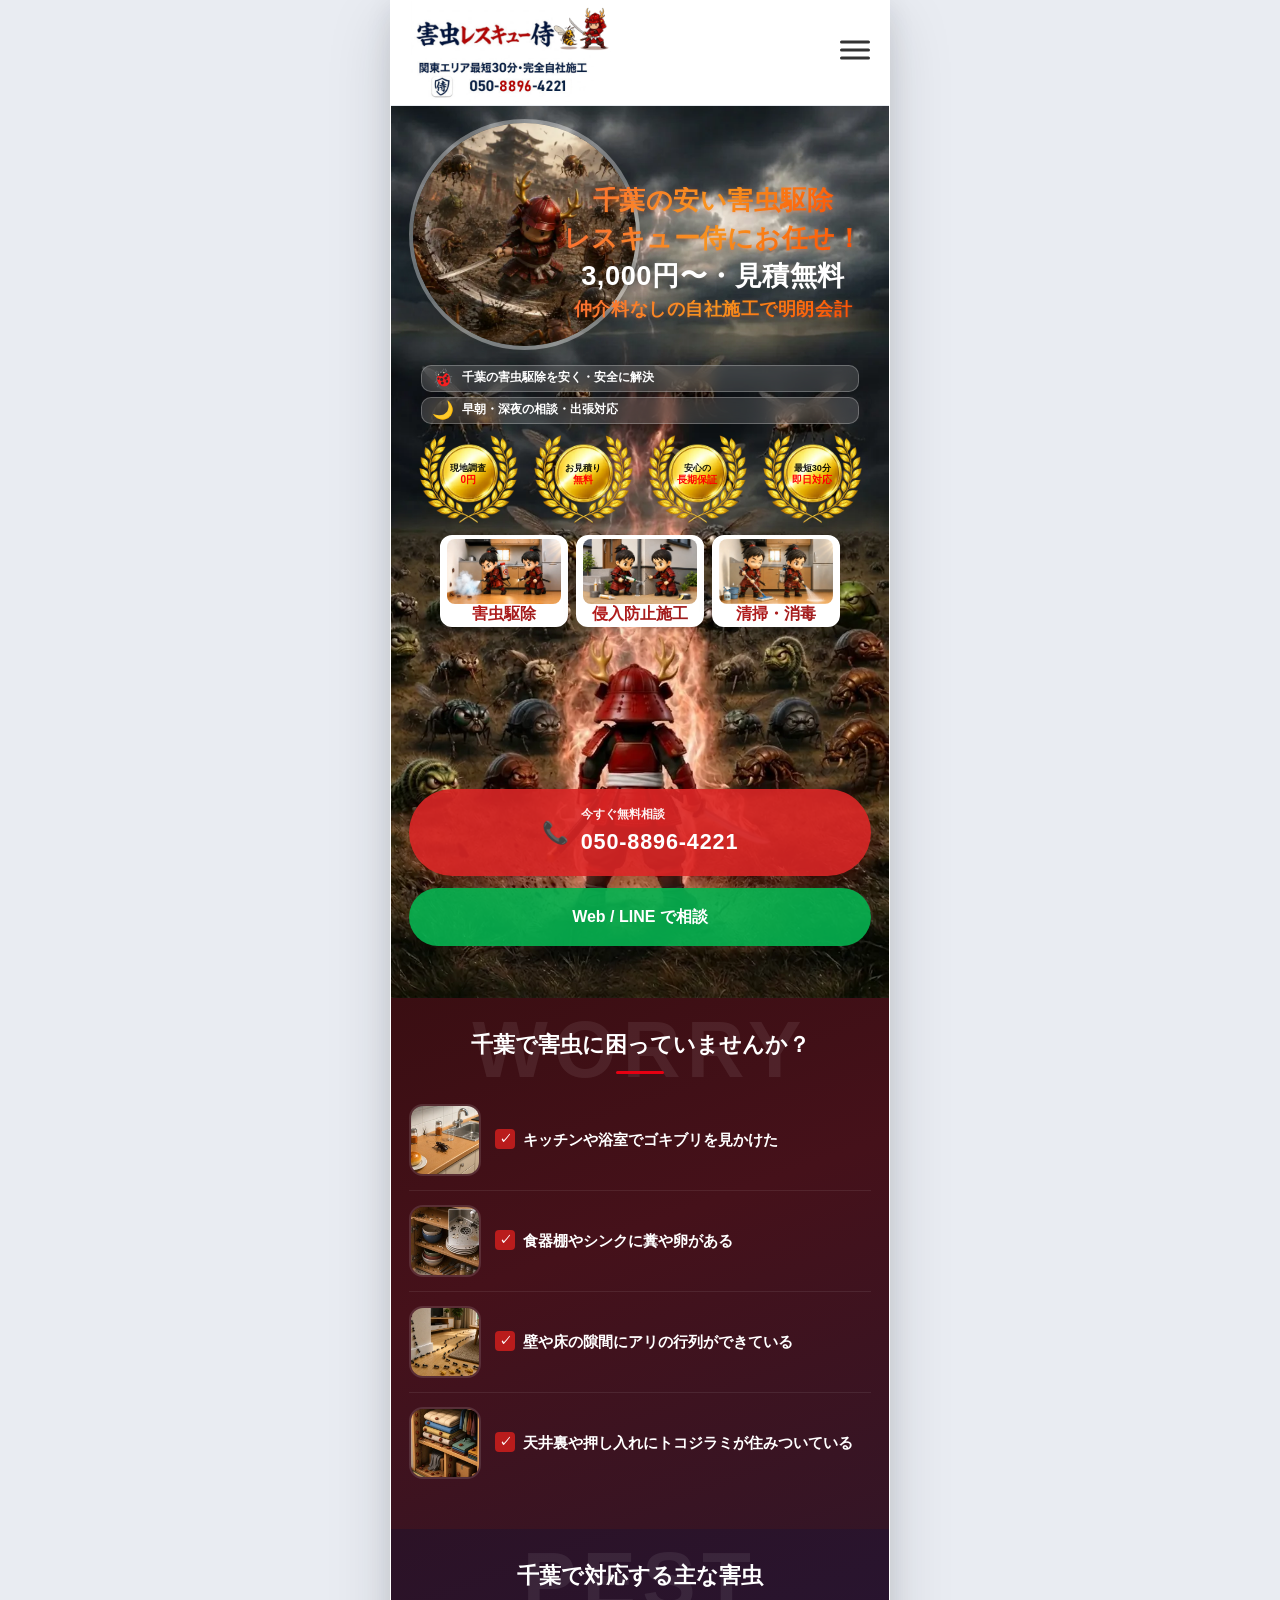
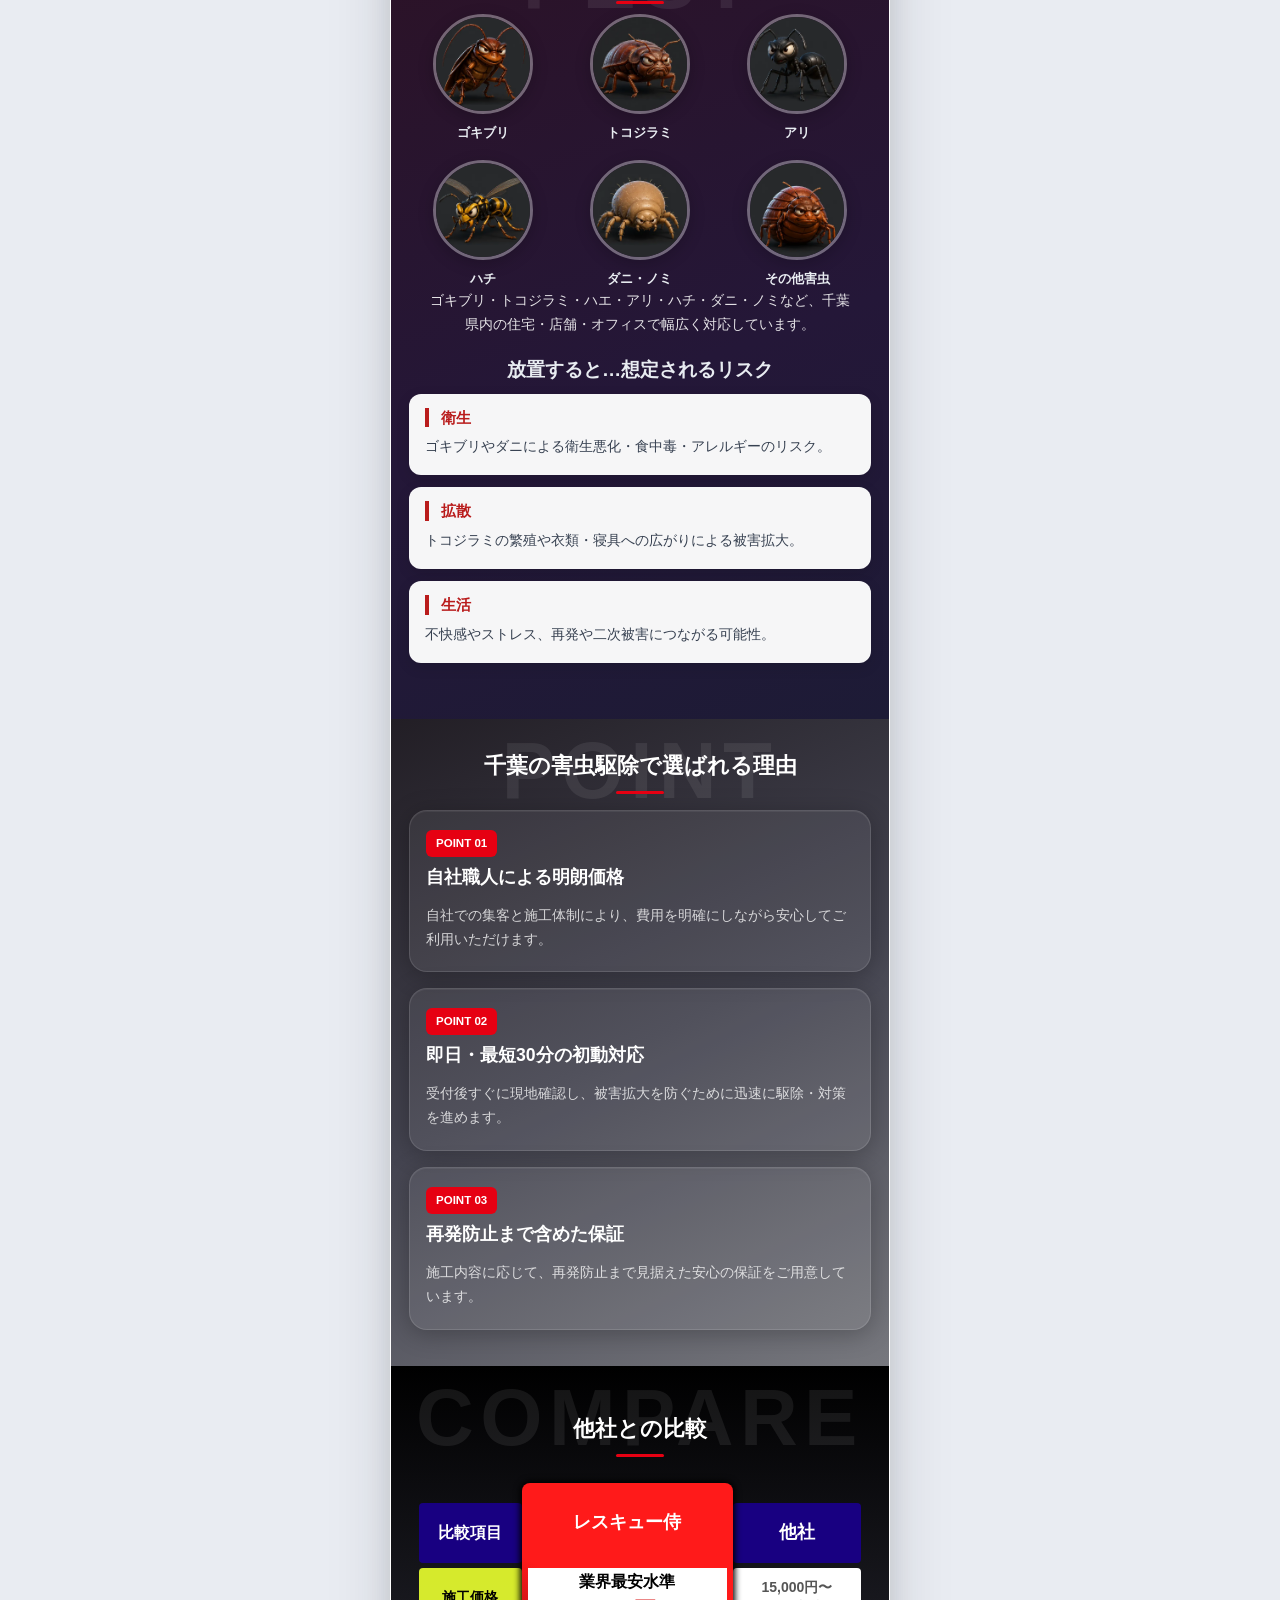
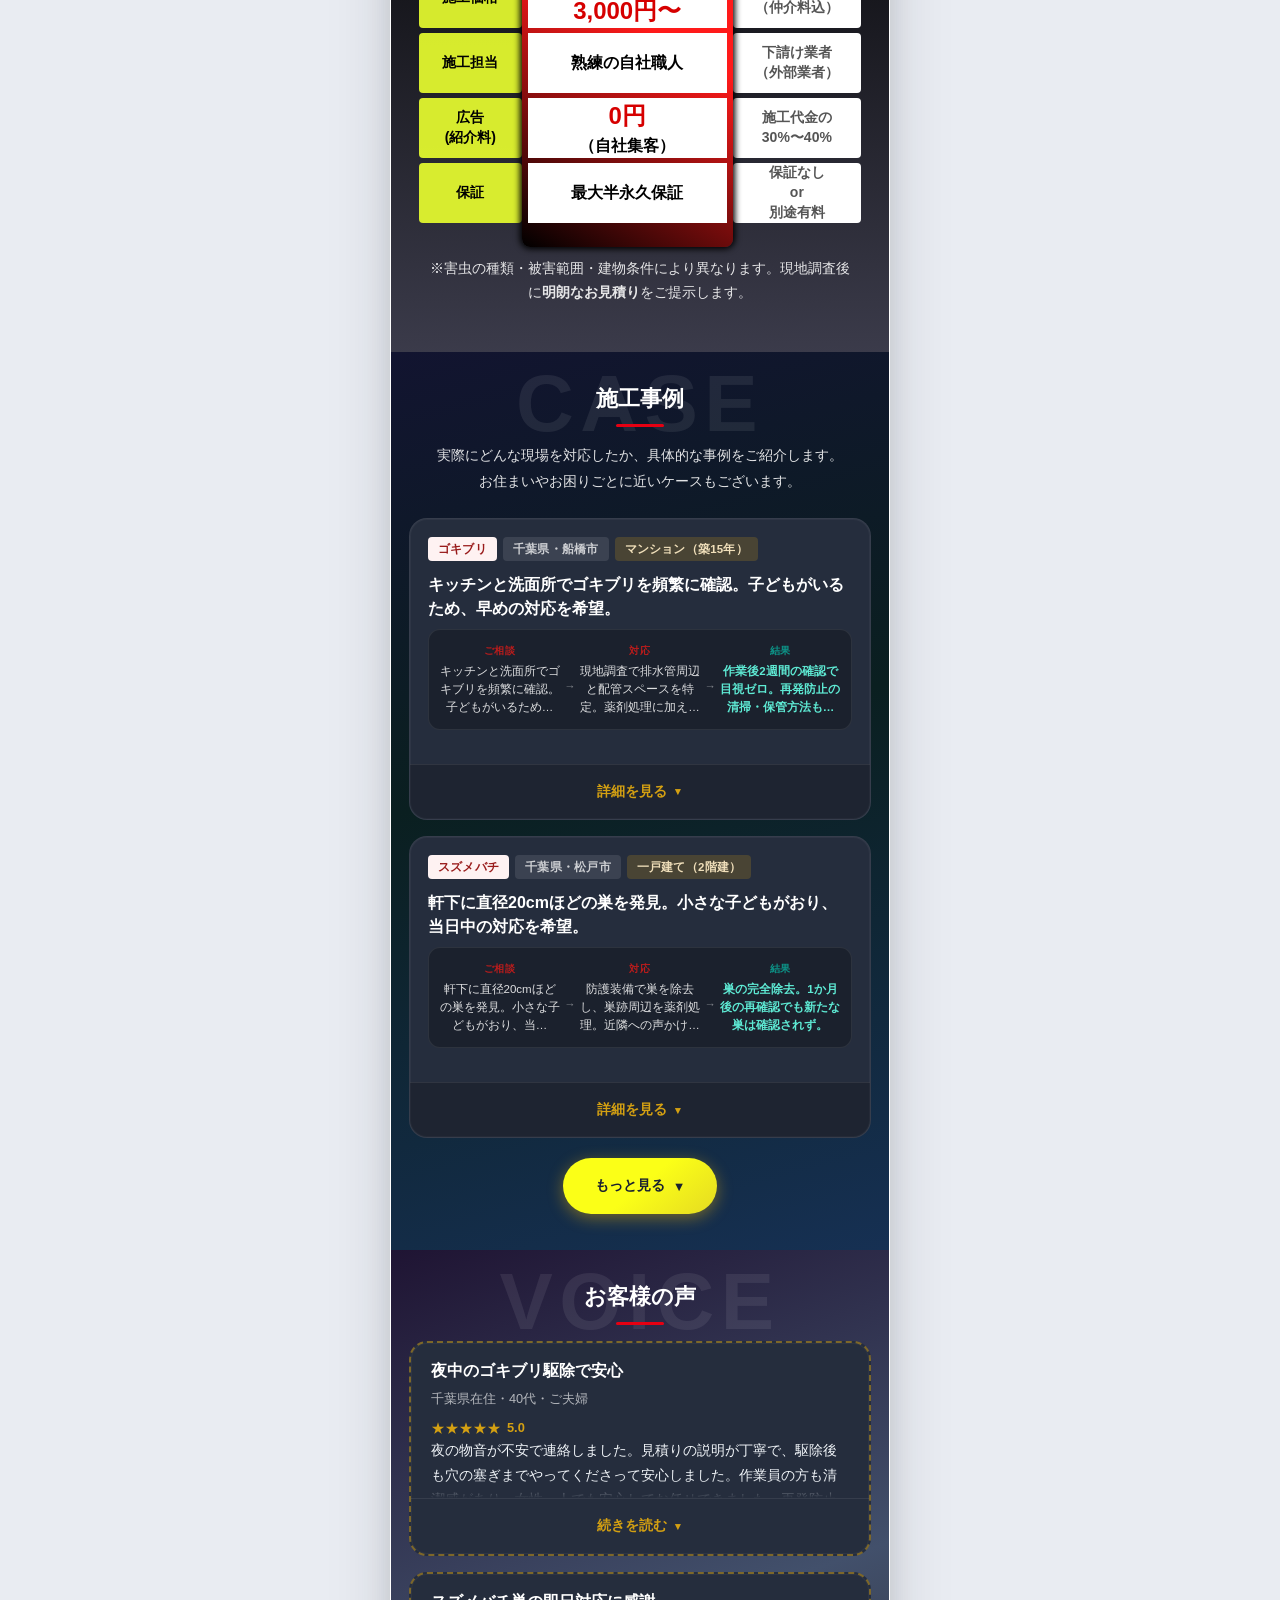
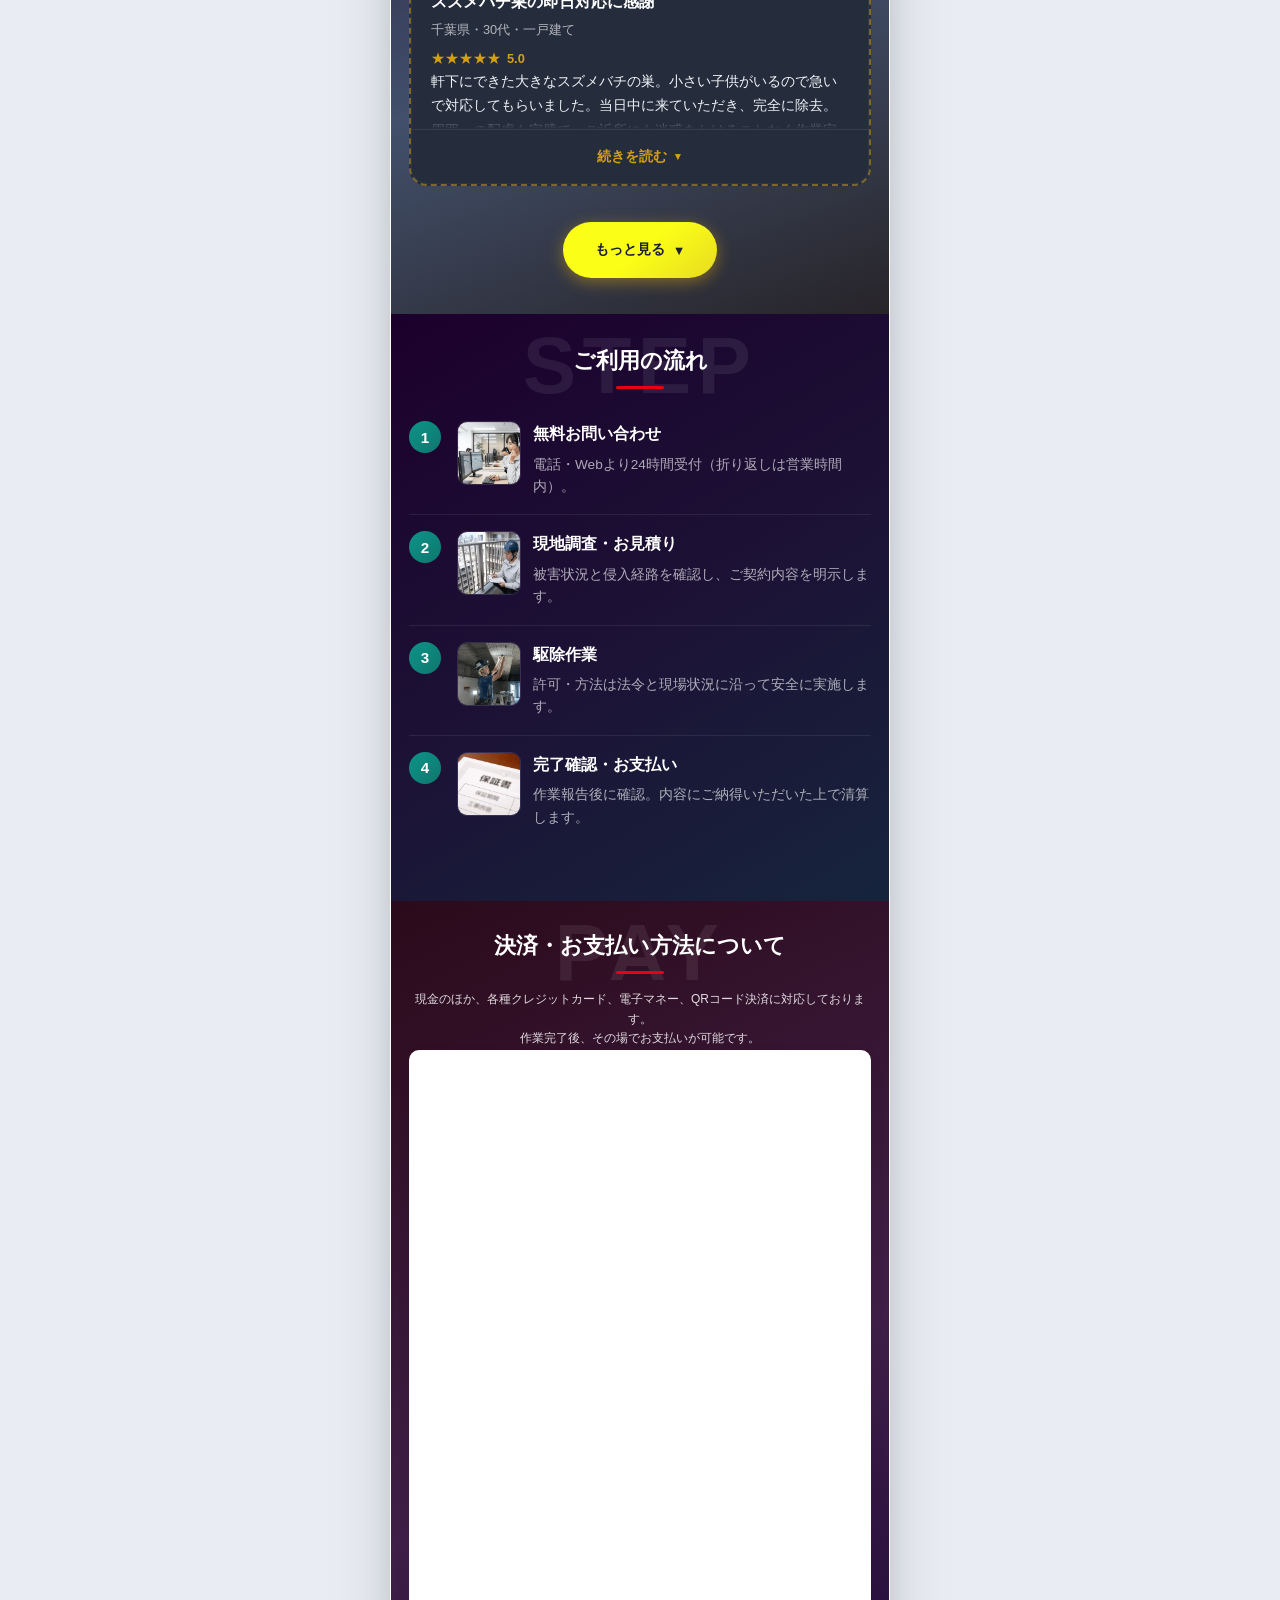
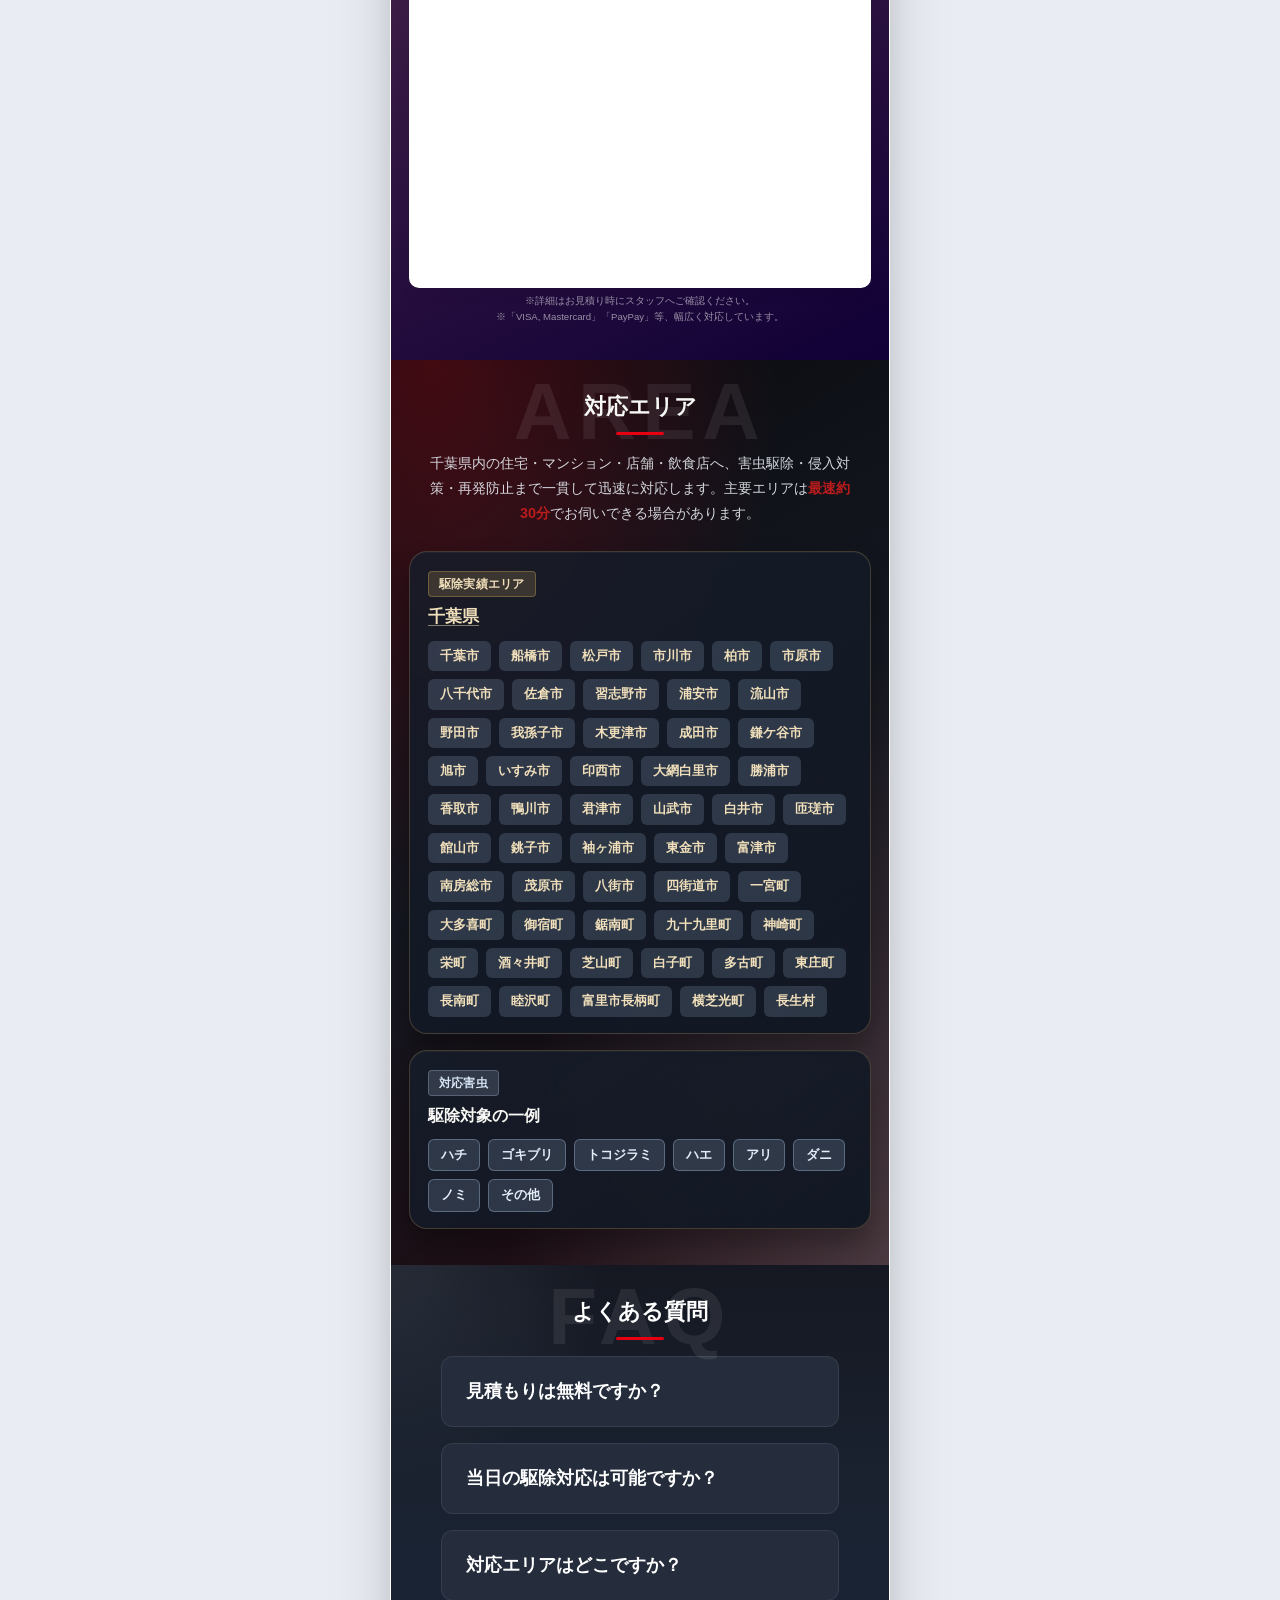
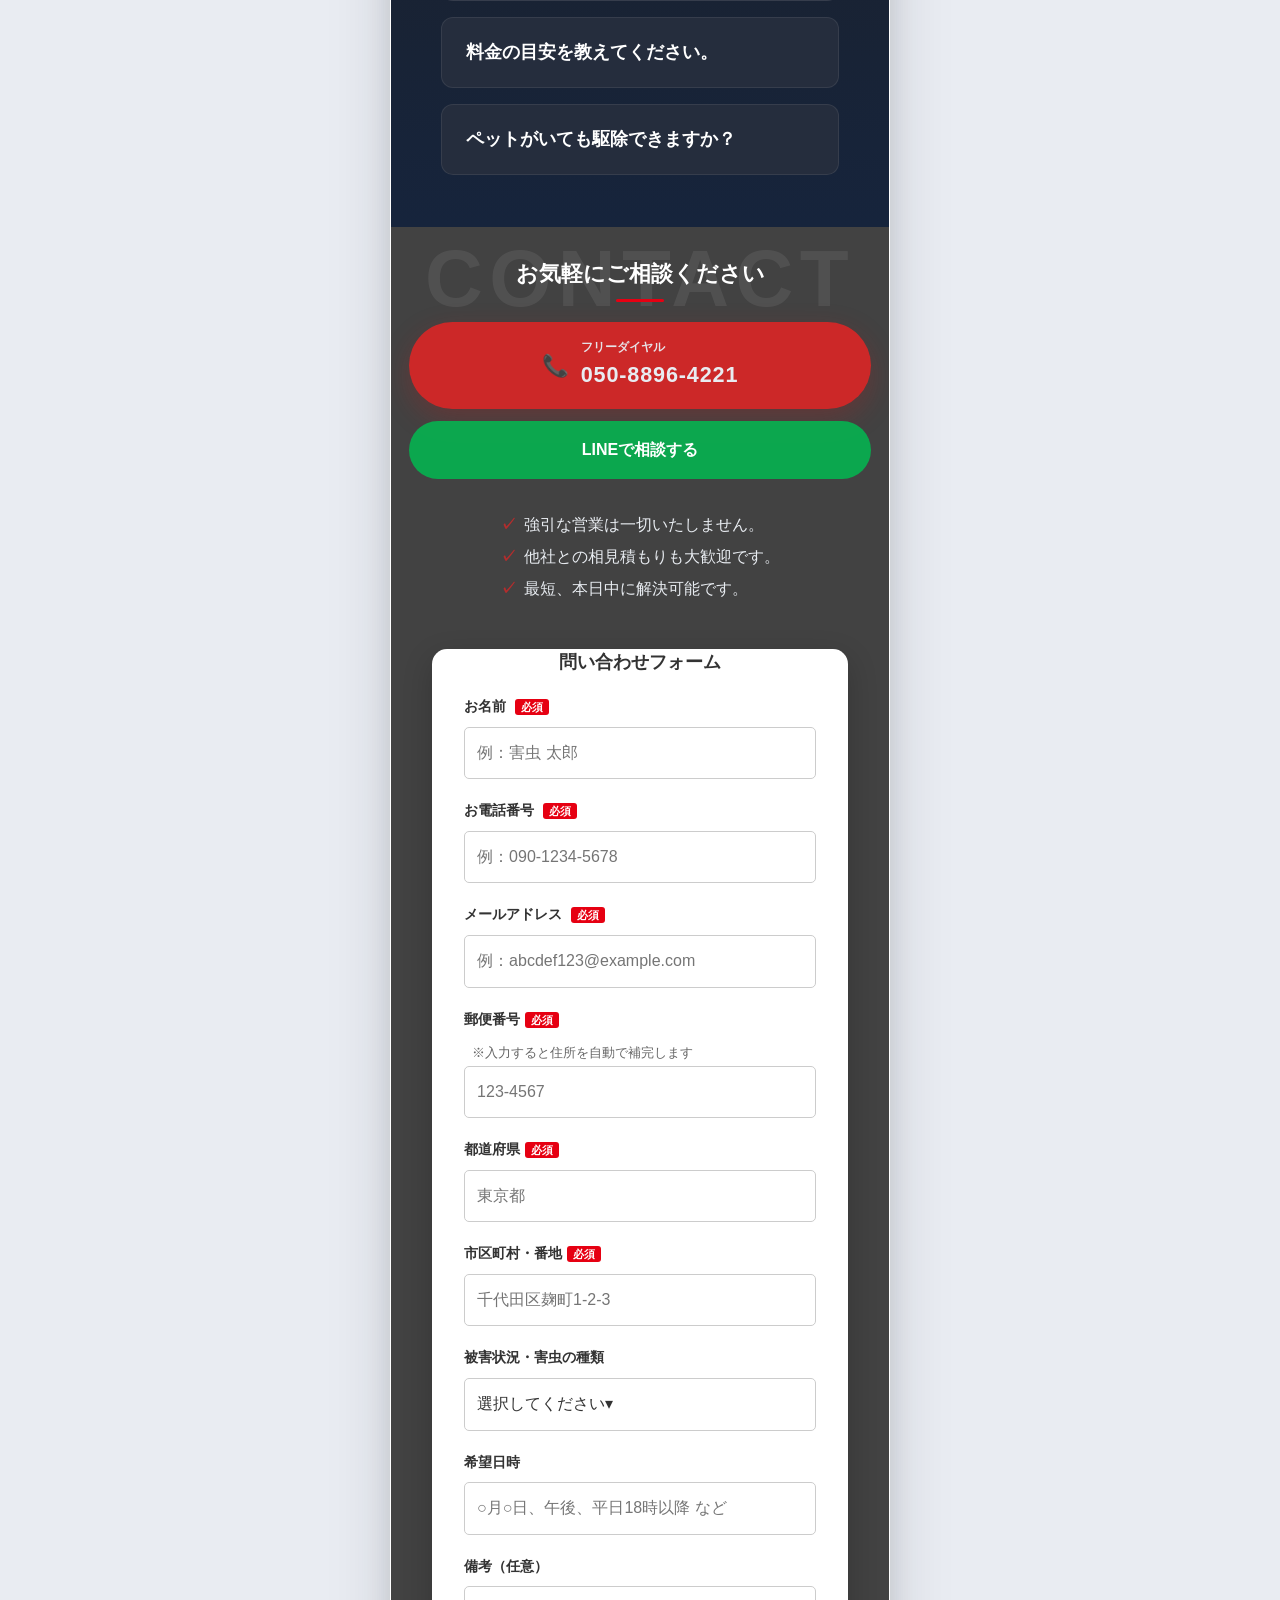
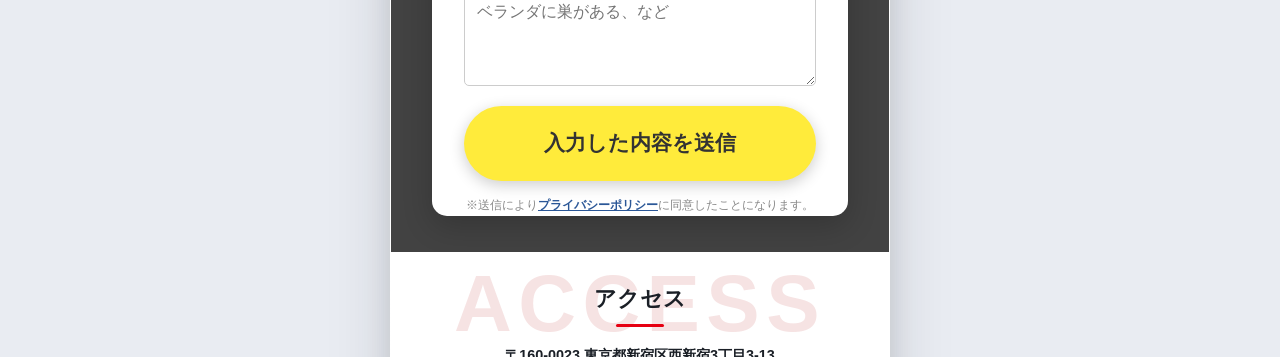
<file: area/chiba/index.html>
<!DOCTYPE html>
<html lang="ja">

<head>
  <!-- Google Tag Manager -->
    <script>(function(w,d,s,l,i){w[l]=w[l]||[];w[l].push({'gtm.start':
      new Date().getTime(),event:'gtm.js'});var f=d.getElementsByTagName(s)[0],
      j=d.createElement(s),dl=l!='dataLayer'?'&l='+l:'';j.async=true;j.src=
      'https://www.googletagmanager.com/gtm.js?id='+i+dl;f.parentNode.insertBefore(j,f);
      })(window,document,'script','dataLayer','GTM-P7HW3BTK');
    </script>
  <!-- End Google Tag Manager -->

  <meta charset="UTF-8">
  <meta name="viewport" content="width=device-width, initial-scale=1.0">
  <meta name="robots" content="index, follow, max-image-preview:large">
  <link rel="canonical" href="https://gaichu-rescue-samurai.com/area/chiba/">
  <title>千葉の害虫駆除を安く｜3,000円〜・見積無料｜害虫レスキュー侍</title>
  <meta name="description" content="千葉の害虫駆除を安く探している方へ。仲介料なしの自社施工で3,000円〜。ゴキブリ・トコジラミ・ハチ・ダニなど即日対応、見積0円・24時間受付。相見積もり歓迎。">
  <meta property="og:type" content="website">
  <meta property="og:title" content="千葉の害虫駆除を安く｜3,000円〜・見積無料｜害虫レスキュー侍">
  <meta property="og:description" content="千葉の害虫駆除を安く探している方へ。仲介料なしの自社施工で3,000円〜。ゴキブリ・トコジラミ・ハチ・ダニなど即日対応、見積0円・24時間受付。相見積もり歓迎。">
  <meta property="og:url" content="https://gaichu-rescue-samurai.com/area/chiba/">
  <meta property="og:image" content="https://gaichu-rescue-samurai.com/images/og-image.webp">
  <meta property="og:site_name" content="害虫レスキュー侍">
  <meta property="og:locale" content="ja_JP">
  <meta name="twitter:card" content="summary_large_image">
  <meta name="twitter:title" content="千葉の害虫駆除を安く｜3,000円〜・見積無料｜害虫レスキュー侍">
  <meta name="twitter:description"
    content="千葉の害虫駆除を安く探している方へ。仲介料なしの自社施工で3,000円〜。ゴキブリ・トコジラミ・ハチ・ダニなど即日対応、見積0円・24時間受付。相見積もり歓迎。">
  <meta name="twitter:image" content="https://gaichu-rescue-samurai.com/images/og-image.webp">
  <meta name="format-detection" content="address=no">
  <link rel="icon" href="https://gaichu-rescue-samurai.com/images/favicon.ico?v=2.12" sizes="any">
  <link rel="icon" type="image/png" href="https://gaichu-rescue-samurai.com/images/android-chrome-192×192.png?v=2.12"
    sizes="192x192">
  <link rel="apple-touch-icon" href="https://gaichu-rescue-samurai.com/images/apple-touch-icon.png?v=2.12"
    sizes="180x180">
  <link rel="manifest" href="../../manifest.webmanifest">
  <!-- <link rel="preload" href="images/logo-title.svg?v=1.05" as="image" type="image/svg+xml"> -->
  <meta name="google-site-verification" content="OtLzrXZd5GJf2v-4jgJWr7L1rKAwX-kP7MHfYGT4nus" />

  <link rel="stylesheet" href="../../css/destyle.css">
  <!-- <link rel="stylesheet" href="../../css/style.css?ver=1.88"> -->
  <link rel="stylesheet" href="../../css/style-min.css?ver=1.89">

  <script type="application/ld+json">
{
  "@context": "https://schema.org",
  "@graph": [
    {
      "@type": "WebPage",
      "@id": "https://gaichu-rescue-samurai.com/area/chiba/#webpage",
      "url": "https://gaichu-rescue-samurai.com/area/chiba/",
      "name": "害虫駆除・害虫対策は害虫レスキュー侍｜最短即日・見積無料",
      "description": "東京・神奈川・埼玉・千葉の害虫駆除なら害虫レスキュー侍。ゴキブリ・トコジラミ・ダニ・ノミなど即日対応、見積0円・24時間受付。自社職人・明朗会計・最大半永久保証。お電話・Webで無料相談。",
      "inLanguage": "ja-JP",
      "isPartOf": {
        "@type": "WebSite",
        "@id": "https://gaichu-rescue-samurai.com/#website",
        "name": "害虫レスキュー侍",
        "url": "https://gaichu-rescue-samurai.com/"
      },
      "breadcrumb": { "@id": "https://gaichu-rescue-samurai.com/area/chiba/#breadcrumb" },
      "mainEntity": { "@id": "https://gaichu-rescue-samurai.com/area/chiba/#faq" }
    },
    {
      "@type": "BreadcrumbList",
      "@id": "https://gaichu-rescue-samurai.com/area/chiba/#breadcrumb",
      "itemListElement": [
        {
          "@type": "ListItem",
          "position": 1,
          "name": "トップ",
          "item": "https://gaichu-rescue-samurai.com/"
        },
        {
          "@type": "ListItem",
          "position": 2,
          "name": "千葉県の害虫駆除",
          "item": "https://gaichu-rescue-samurai.com/area/chiba/"
        }
      ]
    },
    {
      "@type": "FAQPage",
      "@id": "https://gaichu-rescue-samurai.com/#faq",
      "mainEntity": [
        {
          "@type": "Question",
          "name": "見積もりは無料ですか？",
          "acceptedAnswer": {
            "@type": "Answer",
            "text": "はい。現地調査・お見積りは0円です。作業内容と料金を事前に明示し、ご納得いただいてから施工します。"
          }
        },
        {
          "@type": "Question",
          "name": "当日の駆除対応は可能ですか？",
          "acceptedAnswer": {
            "@type": "Answer",
            "text": "はい。お電話・Web受付後、最短で当日お伺いできる場合があります（エリア・日程により変動）。"
          }
        },
        {
          "@type": "Question",
          "name": "対応エリアはどこですか？",
          "acceptedAnswer": {
            "@type": "Answer",
            "text": "東京都・神奈川県・埼玉県・千葉県を中心に首都圏で対応しています。"
          }
        },
        {
          "@type": "Question",
          "name": "料金の目安を教えてください。",
          "acceptedAnswer": {
            "@type": "Answer",
            "text": "害虫の種類・被害範囲により異なりますが、施工は3,000円〜行っています。料金の目安・他社比較もご覧ください。"
          }
        },
        {
          "@type": "Question",
          "name": "ペットがいても駆除できますか？",
          "acceptedAnswer": {
            "@type": "Answer",
            "text": "はい。ペットの種類や体調に配慮した薬剤選定が可能です。事前にご相談ください。"
          }
        }
      ]
    }
  ]
}
</script>
  <script type="application/ld+json">
{
  "@context": "https://schema.org",
  "@type": "LocalBusiness",
  "name": "害虫レスキュー侍",
  "image": "https://gaichu-rescue-samurai.com/images/og-image.webp",
  "url": "https://gaichu-rescue-samurai.com/area/chiba/",
  "telephone": "+81-50-8896-4221",
  "priceRange": "JPY 3,000+",
  "address": {
    "@type": "PostalAddress",
    "streetAddress": "西新宿3-3-13 西新宿水間ビル6F",
    "addressLocality": "新宿区",
    "addressRegion": "東京都",
    "postalCode": "160-0023",
    "addressCountry": "JP"
  },
  "geo": {
    "@type": "GeoCoordinates",
    "latitude": 35.685883,
    "longitude": 139.692841
  },
  "serviceType": "害虫駆除・害虫対策・糞の清掃、消毒・巣の撤去",
  "areaServed": [
{ "@type": "State", "name": "千葉県" },
  { "@type": "City", "name": "千葉市" }, 
  { "@type": "City", "name": "船橋市" }, 
  { "@type": "City", "name": "松戸市" },
  { "@type": "City", "name": "市川市" }, 
  { "@type": "City", "name": "柏市" },
  { "@type": "City", "name": "市原市" }, 
  { "@type": "City", "name": "佐倉市" },
  { "@type": "City", "name": "浦安市" }, 
  { "@type": "City", "name": "習志野市" },
  { "@type": "City", "name": "流山市" }, 
  { "@type": "City", "name": "野田市" },
  { "@type": "City", "name": "我孫子市" }, 
  { "@type": "City", "name": "成田市" },
  { "@type": "City", "name": "鎌ケ谷区" }, 
  { "@type": "City", "name": "印西市" },
  { "@type": "City", "name": "四街道市" }, 
  { "@type": "City", "name": "君津市" },
  { "@type": "City", "name": "木更津市" }, 
  { "@type": "City", "name": "茂原市" },
  { "@type": "City", "name": "八千代市" }, 
  { "@type": "City", "name": "白井市" }
  ],
  "openingHoursSpecification": [
    {
      "@type": "OpeningHoursSpecification",
      "dayOfWeek": ["Monday", "Tuesday", "Wednesday", "Thursday", "Friday", "Saturday", "Sunday"],
      "opens": "00:00",
      "closes": "23:59"
    }
  ],
  "review": [
    {
      "@type": "Review",
      "author": { "@type": "Person", "name": "S.K 様" },
      "reviewBody": "夜の物音が不安で連絡しました。見積りの説明が丁寧で、駆除後も穴の塞ぎまでやってくださって安心しました。作業員の方も清潔感があり、女性一人でも安心してお任せできました。再発防止のアドバイスまでいただき、本当に助かりました。",
      "reviewRating": { "@type": "Rating", "ratingValue": "5" }
    },
    {
      "@type": "Review",
      "author": { "@type": "Person", "name": "株式会社 O様" },
      "reviewBody": "店舗にダニが発生し、お客様にご迷惑をおかけする前に緊急対応をお願いしました。深夜営業後の作業にも関わらず、迅速に対応いただき翌日から通常営業できました。衛生管理のアドバイスも的確で、今では定期メンテナンスもお願いしています。",
      "reviewRating": { "@type": "Rating", "ratingValue": "5" }
    },
    {
      "@type": "Review",
      "author": { "@type": "Person", "name": "T.M 様" },
      "reviewBody": "軒下にできた大きなスズメバチの巣。小さい子供がいるので急いで対応してもらいました。当日中に来ていただき、完全に除去。周囲への配慮も完璧で、ご近所にも迷惑をかけることなく作業完了。プロの技術力に感動です。",
      "reviewRating": { "@type": "Rating", "ratingValue": "5" }
    }
  ],
  "aggregateRating": {
    "@type": "AggregateRating",
    "ratingValue": "5.0",
    "reviewCount": "3",
    "bestRating": "5"
  }
}
</script>
</head>

<body>
  <!-- Google Tag Manager (noscript) -->
    <noscript><iframe src="https://www.googletagmanager.com/ns.html?id=GTM-P7HW3BTK"
      height="0" width="0" style="display:none;visibility:hidden">
    </iframe></noscript>
  <!-- End Google Tag Manager (noscript) -->

  <div class="page-shell">
    <header class="site-header">
      <div class="header-logo-area">
        <div class="logo">
          <a href="/" class="logo-main-link">
            <img src="../../images/logo-title.svg?v=1.05" alt="害虫レスキュー侍｜千葉の害虫駆除・害虫対策（ゴキブリ・トコジラミ・ダニ・ノミ等）" width="500"
              height="136" fetchpriority="high">
          </a>

          <a href="tel:050-8896-4221" class="logo-tel-link">
            <img src="../../images/logo-subtitle.svg?v=1.05" alt="050-8896-4221に電話する" width="500" height="136"
              loading="eager" decoding="async">
          </a>
        </div>
      </div>
    </header>

    <button class="menu-btn" id="menu-btn" aria-label="メニューを開く" type="button">
      <span></span><span></span><span></span>
    </button>

    <div class="nav-overlay" id="nav-overlay"></div>
    <nav class="sp-nav" id="sp-nav" aria-label="モバイルメニュー">
      <ul>
        <li><a href="#top">トップ</a></li>
        <li class="has-child">
          <a class="parent-link" href="#area-map">対応地域</a>
          <ul class="sub-menu">
            <li><a href="https://gaichu-rescue-samurai.com/area/tokyo/">東京都</a></li>
            <li><a href="https://gaichu-rescue-samurai.com/area/kanagawa/">神奈川県</a></li>
            <li><a href="https://gaichu-rescue-samurai.com/area/saitama/">埼玉県</a></li>
            <li><a href="https://gaichu-rescue-samurai.com/area/chiba/">千葉県</a></li>
          </ul>
        </li>
        <li class="has-child">
          <a class="parent-link" href="#pests">害虫の種類</a>
          <ul class="sub-menu">
            <li><a href="https://gaichu-rescue-samurai.com/gaichu/gokiburi/">ゴキブリ対策</a></li>
            <li><a href="https://gaichu-rescue-samurai.com/gaichu/tokojirami/">トコジラミ対策</a></li>
            <li><a href="https://gaichu-rescue-samurai.com/gaichu/hae/">ハエ対策</a></li>
            <li><a href="#pests">アリ対策</a></li>
            <li><a href="#pests">ハチ対策</a></li>
            <li><a href="#pests">ダニ・ノミ対策</a></li>
            <li><a href="#pests">その他害虫対策</a></li>
          </ul>
        </li>
        <li><a href="#onayami">お困りごと</a></li>
        <li><a href="#case-studies">施工事例</a></li>
        <li><a href="#voices">お客様の声</a></li>
        <li><a href="#comparison">選ばれる理由</a></li>
        <li><a href="#faq">よくある質問</a></li>
        <li><a href="https://gaichu-rescue-samurai.com/company/">会社情報</a></li>
        <li><a href="#contact-form" class="sp-nav-cta">お問い合わせフォーム</a></li>
      </ul>
    </nav>

    <main id="top">
      <section class="hero" aria-labelledby="hero-heading">
        <div class="hero__visual">
          <img class="hero__bg" src="../../images/hero-banner-sp.webp" alt="" loading="eager" decoding="async"
            aria-hidden="true">
          <div class="hero__visual-inner">
            <div class="hero__top">
              <div class="hero__img hero__img--actual">
                <img src="../../images/gaichu-main.webp" alt="害虫駆除のイメージ - ゴキブリやダニなど" width="300" height="300"
                  loading="eager" decoding="async">
              </div>
              <h1 id="hero-heading" class="hero-title">
                <span class="hero-title-line hero-title-line--pest">千葉の安い害虫駆除</span>
                <span class="hero-title-line hero-title-line--pest">レスキュー侍にお任せ！</span>
                <span class="hero-title-line hero-title-line--urgent">3,000円〜・見積無料
                </span>
                <span class="hero-title-line hero-title-line--under">仲介料なしの自社施工で明朗会計
                </span>
              </h1>
            </div>

            <div class="hero__sub-appeals">
              <div class="hero__sub-appeal hero__sub-appeal--left">
                <div class="appeal-item">
                  <span class="appeal-icon">🐞</span>
                  <span class="appeal-text">千葉の害虫駆除を安く・安全に解決</span>
                </div>
              </div>
              <div class="hero__sub-appeal hero__sub-appeal--right">
                <div class="appeal-item">
                  <span class="appeal-icon">🌙</span>
                  <span class="appeal-text">早朝・深夜の相談・出張対応</span>
                </div>
              </div>
            </div>

            <div class="hero__merit-circles">
              <div class="merit-circle">
                <div class="circle-content">
                  <span class="merit-main">現地調査</span>
                  <span class="merit-price">0円</span>
                </div>
              </div>
              <div class="merit-circle">
                <div class="circle-content">
                  <span class="merit-main">お見積り</span>
                  <span class="merit-price">無料</span>
                </div>
              </div>
              <div class="merit-circle">
                <div class="circle-content">
                  <span class="merit-main">安心の</span>
                  <span class="merit-price">長期保証</span>
                </div>
              </div>
              <div class="merit-circle">
                <div class="circle-content">
                  <span class="merit-main">最短30分</span>
                  <span class="merit-price">即日対応</span>
                </div>
              </div>
            </div>

            <section class="hero__service-intro">
              <div class="service-intro-grid">
                <div class="service-intro-item">
                  <div class="service-intro-image">
                    <img src="../../images/pest.webp" width="120" height="120" alt="害虫駆除サービスのイメージ" loading="lazy"
                      decoding="async">
                  </div>
                  <h3 class="service-intro-title">害虫駆除</h3>
                </div>
                <div class="service-intro-item">
                  <div class="service-intro-image">
                    <img src="../../images/defense.webp" width="120" height="120" alt="害虫駆除サービスのイメージ" loading="lazy"
                      decoding="async">
                  </div>
                  <h3 class="service-intro-title">侵入防止施工</h3>
                </div>
                <div class="service-intro-item">
                  <div class="service-intro-image">
                    <img src="../../images/clean.webp" width="120" height="120" alt="害虫駆除サービスのイメージ" loading="lazy"
                      decoding="async">
                  </div>
                  <h3 class="service-intro-title">清掃・消毒</h3>
                </div>
              </div>
            </section>

            <div class="hero__cta" role="group" aria-label="お問い合わせ">
              <a class="btn btn--primary pulse" href="tel:050-8896-4221">
                <span class="btn__icon" aria-hidden="true">📞</span>
                <span class="btn__label">
                  <span class="btn__sub">今すぐ無料相談</span>
                  <span class="btn__tel">050-8896-4221</span>
                </span>
              </a>
              <a class="btn btn--line pulse" href="#contact-form">Web / LINE で相談</a>
            </div>
          </div>
        </div>
      </section>

      <section id="onayami" class="section section--sample" aria-labelledby="worries-heading">
        <p class="section__watermark section__watermark--light" aria-hidden="true">WORRY</p>
        <h2 id="worries-heading" class="section__title section__title--light">千葉で害虫に困っていませんか？</h2>
        <ul class="worry-list">
          <li>
            <img class="worry-list__thumb" src="../../images/kittin.webp" width="80" height="80"
              alt="キッチンでゴキブリを見かけた様子のイメージ" loading="lazy" decoding="async">
            <span class="check">キッチンや浴室でゴキブリを見かけた</span>
          </li>
          <li>
            <img class="worry-list__thumb" src="../../images/fungai.webp" width="80" height="80"
              alt="食器棚やシンクに害虫の糞や卵がある様子" loading="lazy" decoding="async">
            <span class="check">食器棚やシンクに糞や卵がある</span>
          </li>
          <li>
            <img class="worry-list__thumb" src="../../images/ari-gyouretu.webp" width="80" height="80"
              alt="壁や床の隙間にアリの行列" loading="lazy" decoding="async">
            <span class="check">壁や床の隙間にアリの行列ができている</span>
          </li>
          <li>
            <img class="worry-list__thumb" src="../../images/osiire.webp" width="80" height="80"
              alt="天井裏や押し入れのトコジラミのイメージ" loading="lazy" decoding="async">
            <span class="check">天井裏や押し入れにトコジラミが住みついている</span>
          </li>
        </ul>
      </section>

      <section id="pests" class="section section--dark pests-gallery" aria-labelledby="pests-heading">
        <p class="section__watermark section__watermark--light" aria-hidden="true">PEST</p>
        <h2 id="pests-heading" class="section__title section__title--light">千葉で対応する主な害虫</h2>

        <ul class="pest-grid">
          <li>
            <div class="pest-grid__circle">
              <img src="../../images/gokiburi.webp" width="120" height="120" alt="ゴキブリ" loading="lazy" decoding="async">
            </div>
            <span><a href="https://gaichu-rescue-samurai.com/gaichu/gokiburi/">ゴキブリ</a></span>
          </li>
          <li>
            <div class="pest-grid__circle">
              <img src="../../images/tokojirami.webp" width="120" height="120" alt="トコジラミ" loading="lazy"
                decoding="async">
            </div>
            <span><a href="https://gaichu-rescue-samurai.com/gaichu/tokojirami/">トコジラミ</a></span>
          </li>
          <li>
            <div class="pest-grid__circle">
              <img src="../../images/ari.webp" width="120" height="120" alt="アリ" loading="lazy" decoding="async">
            </div>
            <span>アリ</span>
          </li>
          <li>
            <div class="pest-grid__circle">
              <img src="../../images/hachi.webp" width="120" height="120" alt="ハチ" loading="lazy" decoding="async">
            </div>
            <span>ハチ</span>
          </li>
          <li>
            <div class="pest-grid__circle">
              <img src="../../images/dani.webp" width="120" height="120" alt="ダニ・ノミ" loading="lazy" decoding="async">
            </div>
            <span>ダニ・ノミ</span>
          </li>
          <li>
            <div class="pest-grid__circle">
              <img src="../../images/sonota.webp" width="120" height="120" alt="その他害虫" loading="lazy" decoding="async">
            </div>
            <span>その他害虫</span>
          </li>

        </ul>
        <p class="section__lead section__lead--light">ゴキブリ・トコジラミ・ハエ・アリ・ハチ・ダニ・ノミなど、千葉県内の住宅・店舗・オフィスで幅広く対応しています。</p>
        <h2 class="title-risk">放置すると…想定されるリスク</h2>
        <ul class="risk-list">
          <li class="risk-card">
            <p class="risk-card__label">衛生</p>
            <p class="risk-card__text">ゴキブリやダニによる衛生悪化・食中毒・アレルギーのリスク。</p>
          </li>
          <li class="risk-card">
            <p class="risk-card__label">拡散</p>
            <p class="risk-card__text">トコジラミの繁殖や衣類・寝具への広がりによる被害拡大。</p>
          </li>
          <li class="risk-card">
            <p class="risk-card__label">生活</p>
            <p class="risk-card__text">不快感やストレス、再発や二次被害につながる可能性。</p>
          </li>
        </ul>
      </section>
      <section id="comparison" class="section features" aria-labelledby="features-heading">
        <p class="section__watermark" aria-hidden="true">POINT</p>
        <h2 id="features-heading" class="section__title">千葉の害虫駆除で選ばれる理由</h2>
        <article class="feature-card">
          <p class="feature-card__label">POINT 01</p>
          <h3 class="feature-card__title">自社職人による明朗価格</h3>
          <p class="feature-card__text">自社での集客と施工体制により、費用を明確にしながら安心してご利用いただけます。</p>
        </article>
        <article class="feature-card">
          <p class="feature-card__label">POINT 02</p>
          <h3 class="feature-card__title">即日・最短30分の初動対応</h3>
          <p class="feature-card__text">受付後すぐに現地確認し、被害拡大を防ぐために迅速に駆除・対策を進めます。</p>
        </article>
        <article class="feature-card">
          <p class="feature-card__label">POINT 03</p>
          <h3 class="feature-card__title">再発防止まで含めた保証</h3>
          <p class="feature-card__text">施工内容に応じて、再発防止まで見据えた安心の保証をご用意しています。</p>
        </article>
      </section>
      <section id="compare-table" class="section compare compare--ref" aria-labelledby="compare-heading">
        <p class="section__watermark section__watermark--light" aria-hidden="true">COMPARE</p>
        <h2 id="compare-heading" class="section__title section__title--light">他社との比較</h2>
        <div class="comparison-table" aria-hidden="true">
          <div class="column col-yellow">
            <div class="cell header-gray-label">比較項目</div>
            <div class="cell item-label">施工価格</div>
            <div class="cell item-label">施工担当</div>
            <div class="cell item-label">広告<br>(紹介料)</div>
            <div class="cell item-label">保証</div>
          </div>

          <div class="column col-red">
            <div class="cell header-red">
              レスキュー侍
            </div>
            <div class="cell content-white">
              <span class="text-sub">業界最安水準</span>
              <span class="text-main">3,000円〜</span>
            </div>
            <div class="cell content-white">
              <span class="text-sub">熟練の自社職人</span>
            </div>
            <div class="cell content-white">
              <span class="text-main">0円<br><span class="text-sub">（自社集客）</span></span>
            </div>
            <div class="cell content-white">
              <span class="text-sub">最大半永久保証</span>
            </div>
          </div>

          <div class="column col-gray">
            <div class="cell header-gray">他社</div>
            <div class="cell content-gray">15,000円〜<br>（仲介料込）</div>
            <div class="cell content-gray">下請け業者<br>（外部業者）</div>
            <div class="cell content-gray">施工代金の<br>30%〜40%</div>
            <div class="cell content-gray">保証なし<br>or<br>別途有料</div>
          </div>
        </div>
        <p class="section__lead section__lead--light">※害虫の種類・被害範囲・建物条件により異なります。現地調査後に<strong>明朗なお見積り</strong>をご提示します。
        </p>
      </section>

      <section id="case-studies" class="section section--dark section--dark-band cases" aria-labelledby="cases-heading">
        <p class="section__watermark section__watermark--light" aria-hidden="true">CASE</p>
        <h2 id="cases-heading" class="section__title section__title--light">施工事例</h2>
        <p class="section__lead section__lead--light cases__lead">
          実際にどんな現場を対応したか、具体的な事例をご紹介します。<br>お住まいやお困りごとに近いケースもございます。</p>
        <div class="case-list" id="case-list" role="list">
          <article class="case-card" role="listitem" data-case-id="case-1">
            <div class="case-card__trigger" role="button" tabindex="0" aria-expanded="false"
              aria-controls="case-1-detail">
              <div class="case-card__summary">
                <div class="case-card__tags">
                  <span class="case-card__tag case-card__tag--pest">ゴキブリ</span>
                  <span class="case-card__tag case-card__tag--area">千葉県・船橋市</span>
                  <span class="case-card__tag case-card__tag--building">マンション（築15年）</span>
                </div>
                <h3 class="case-card__title">キッチンと洗面所でゴキブリを頻繁に確認。子どもがいるため、早めの対応を希望。</h3>
                <div class="case-card__flow">
                  <div class="case-card__flow-step"><span class="case-card__flow-label">ご相談</span>
                    <p class="case-card__flow-text">キッチンと洗面所でゴキブリを頻繁に確認。子どもがいるため…</p>
                  </div>
                  <span class="case-card__flow-arrow" aria-hidden="true">→</span>
                  <div class="case-card__flow-step"><span class="case-card__flow-label">対応</span>
                    <p class="case-card__flow-text">現地調査で排水管周辺と配管スペースを特定。薬剤処理に加え…</p>
                  </div>
                  <span class="case-card__flow-arrow" aria-hidden="true">→</span>
                  <div class="case-card__flow-step case-card__flow-step--result"><span
                      class="case-card__flow-label">結果</span>
                    <p class="case-card__flow-text">作業後2週間の確認で目視ゼロ。再発防止の清掃・保管方法も…</p>
                  </div>
                </div>
              </div>
            </div>
            <div id="case-1-detail" class="case-card__detail" role="region" aria-label="ゴキブリの施工詳細">
              <div class="case-card__detail-inner">
                <dl class="case-card__fields">
                  <div class="case-card__field">
                    <dt>害虫種</dt>
                    <dd>ゴキブリ</dd>
                  </div>
                  <div class="case-card__field">
                    <dt>地域</dt>
                    <dd>千葉県・船橋市</dd>
                  </div>
                  <div class="case-card__field">
                    <dt>建物種別</dt>
                    <dd>マンション（築15年）</dd>
                  </div>
                  <div class="case-card__field">
                    <dt>ご相談</dt>
                    <dd>キッチンと洗面所でゴキブリを頻繁に確認。子どもがいるため、早めの対応を希望。</dd>
                  </div>
                  <div class="case-card__field">
                    <dt>対応内容</dt>
                    <dd>現地調査で排水管周辺と配管スペースを特定。薬剤処理に加え、侵入経路の目地補修とベイト設置を実施。</dd>
                  </div>
                  <div class="case-card__field">
                    <dt>作業時間</dt>
                    <dd>約2時間（調査30分＋作業90分）</dd>
                  </div>
                  <div class="case-card__field">
                    <dt>施工結果</dt>
                    <dd>作業後2週間の確認で目視ゼロ。再発防止の清掃・保管方法もアドバイス。</dd>
                  </div>
                </dl>
                <blockquote class="case-card__comment">
                  <span class="case-card__comment-label">お客様コメント</span>
                  <p class="case-card__comment-text">夜中に見かけて不安でしたが、説明が丁寧で安心してお任せできました。作業後は一匹も見ていません。</p>
                </blockquote>
              </div>
            </div>
            <button type="button" class="case-card__toggle" aria-expanded="false" aria-controls="case-1-detail">
              <span class="case-card__toggle-text">詳細を見る</span>
              <span class="case-card__toggle-icon" aria-hidden="true">▼</span>
            </button>
          </article>

          <article class="case-card" role="listitem" data-case-id="case-2">
            <div class="case-card__trigger" role="button" tabindex="0" aria-expanded="false"
              aria-controls="case-2-detail">
              <div class="case-card__summary">
                <div class="case-card__tags">
                  <span class="case-card__tag case-card__tag--pest">スズメバチ</span>
                  <span class="case-card__tag case-card__tag--area">千葉県・松戸市</span>
                  <span class="case-card__tag case-card__tag--building">一戸建て（2階建）</span>
                </div>
                <h3 class="case-card__title">軒下に直径20cmほどの巣を発見。小さな子どもがおり、当日中の対応を希望。</h3>
                <div class="case-card__flow">
                  <div class="case-card__flow-step"><span class="case-card__flow-label">ご相談</span>
                    <p class="case-card__flow-text">軒下に直径20cmほどの巣を発見。小さな子どもがおり、当…</p>
                  </div>
                  <span class="case-card__flow-arrow" aria-hidden="true">→</span>
                  <div class="case-card__flow-step"><span class="case-card__flow-label">対応</span>
                    <p class="case-card__flow-text">防護装備で巣を除去し、巣跡周辺を薬剤処理。近隣への声かけ…</p>
                  </div>
                  <span class="case-card__flow-arrow" aria-hidden="true">→</span>
                  <div class="case-card__flow-step case-card__flow-step--result"><span
                      class="case-card__flow-label">結果</span>
                    <p class="case-card__flow-text">巣の完全除去。1か月後の再確認でも新たな巣は確認されず。</p>
                  </div>
                </div>
              </div>
            </div>
            <div id="case-2-detail" class="case-card__detail" role="region" aria-label="スズメバチの施工詳細">
              <div class="case-card__detail-inner">
                <dl class="case-card__fields">
                  <div class="case-card__field">
                    <dt>害虫種</dt>
                    <dd>スズメバチ</dd>
                  </div>
                  <div class="case-card__field">
                    <dt>地域</dt>
                    <dd>千葉県・松戸市</dd>
                  </div>
                  <div class="case-card__field">
                    <dt>建物種別</dt>
                    <dd>一戸建て（2階建）</dd>
                  </div>
                  <div class="case-card__field">
                    <dt>ご相談</dt>
                    <dd>軒下に直径20cmほどの巣を発見。小さな子どもがおり、当日中の対応を希望。</dd>
                  </div>
                  <div class="case-card__field">
                    <dt>対応内容</dt>
                    <dd>防護装備で巣を除去し、巣跡周辺を薬剤処理。近隣への声かけも実施し安全に作業完了。</dd>
                  </div>
                  <div class="case-card__field">
                    <dt>作業時間</dt>
                    <dd>約1.5時間</dd>
                  </div>
                  <div class="case-card__field">
                    <dt>施工結果</dt>
                    <dd>巣の完全除去。1か月後の再確認でも新たな巣は確認されず。</dd>
                  </div>
                </dl>
                <blockquote class="case-card__comment">
                  <span class="case-card__comment-label">お客様コメント</span>
                  <p class="case-card__comment-text">電話ですぐに日程が決まり、当日中に来ていただけました。近所への配慮もありがたかったです。</p>
                </blockquote>
              </div>
            </div>
            <button type="button" class="case-card__toggle" aria-expanded="false" aria-controls="case-2-detail">
              <span class="case-card__toggle-text">詳細を見る</span>
              <span class="case-card__toggle-icon" aria-hidden="true">▼</span>
            </button>
          </article>
        </div>
        <div class="case-more-content" id="case-more-content" role="list">
          <article class="case-card" role="listitem" data-case-id="case-3">
            <div class="case-card__trigger" role="button" tabindex="0" aria-expanded="false"
              aria-controls="case-3-detail">
              <div class="case-card__summary">
                <div class="case-card__tags">
                  <span class="case-card__tag case-card__tag--pest">トコジラミ</span>
                  <span class="case-card__tag case-card__tag--area">千葉県・市川市</span>
                  <span class="case-card__tag case-card__tag--building">マンション（3LDK）</span>
                </div>
                <h3 class="case-card__title">寝室の壁際でトコジラミの活動を確認。他社で一時的に減ったが再発した経緯あり。</h3>
                <div class="case-card__flow">
                  <div class="case-card__flow-step"><span class="case-card__flow-label">ご相談</span>
                    <p class="case-card__flow-text">寝室の壁際でトコジラミの活動を確認。他社で一時的に減った…</p>
                  </div>
                  <span class="case-card__flow-arrow" aria-hidden="true">→</span>
                  <div class="case-card__flow-step"><span class="case-card__flow-label">対応</span>
                    <p class="case-card__flow-text">全室の目視調査と土壌サンプル確認。侵入経路の塞ぎ、土壌処…</p>
                  </div>
                  <span class="case-card__flow-arrow" aria-hidden="true">→</span>
                  <div class="case-card__flow-step case-card__flow-step--result"><span
                      class="case-card__flow-label">結果</span>
                    <p class="case-card__flow-text">作業後1か月・3か月のフォローで再発なし。管理組合への報…</p>
                  </div>
                </div>
              </div>
            </div>
            <div id="case-3-detail" class="case-card__detail" role="region" aria-label="トコジラミの施工詳細">
              <div class="case-card__detail-inner">
                <dl class="case-card__fields">
                  <div class="case-card__field">
                    <dt>害虫種</dt>
                    <dd>トコジラミ</dd>
                  </div>
                  <div class="case-card__field">
                    <dt>地域</dt>
                    <dd>千葉県・市川市</dd>
                  </div>
                  <div class="case-card__field">
                    <dt>建物種別</dt>
                    <dd>マンション（3LDK）</dd>
                  </div>
                  <div class="case-card__field">
                    <dt>ご相談</dt>
                    <dd>寝室の壁際でトコジラミの活動を確認。他社で一時的に減ったが再発した経緯あり。</dd>
                  </div>
                  <div class="case-card__field">
                    <dt>対応内容</dt>
                    <dd>全室の目視調査と土壌サンプル確認。侵入経路の塞ぎ、土壌処理、湿気対策をセットで実施。</dd>
                  </div>
                  <div class="case-card__field">
                    <dt>作業時間</dt>
                    <dd>約3時間（2名体制）</dd>
                  </div>
                  <div class="case-card__field">
                    <dt>施工結果</dt>
                    <dd>作業後1か月・3か月のフォローで再発なし。管理組合への報告書も提出済み。</dd>
                  </div>
                </dl>
                <blockquote class="case-card__comment">
                  <span class="case-card__comment-label">お客様コメント</span>
                  <p class="case-card__comment-text">根本から見てもらえたのがよかったです。再発の不安がなくなり、やっと眠れるようになりました。</p>
                </blockquote>
              </div>
            </div>
            <button type="button" class="case-card__toggle" aria-expanded="false" aria-controls="case-3-detail">
              <span class="case-card__toggle-text">詳細を見る</span>
              <span class="case-card__toggle-icon" aria-hidden="true">▼</span>
            </button>
          </article>

          <article class="case-card" role="listitem" data-case-id="case-4">
            <div class="case-card__trigger" role="button" tabindex="0" aria-expanded="false"
              aria-controls="case-4-detail">
              <div class="case-card__summary">
                <div class="case-card__tags">
                  <span class="case-card__tag case-card__tag--pest">ダニ・ノミ</span>
                  <span class="case-card__tag case-card__tag--area">千葉県・木更津市</span>
                  <span class="case-card__tag case-card__tag--building">飲食店（路面店）</span>
                </div>
                <h3 class="case-card__title">客席付近でダニを確認。営業を止めずに対応したいが、衛生面は最優先。</h3>
                <div class="case-card__flow">
                  <div class="case-card__flow-step"><span class="case-card__flow-label">ご相談</span>
                    <p class="case-card__flow-text">客席付近でダニを確認。営業を止めずに対応したいが、衛生面…</p>
                  </div>
                  <span class="case-card__flow-arrow" aria-hidden="true">→</span>
                  <div class="case-card__flow-step"><span class="case-card__flow-label">対応</span>
                    <p class="case-card__flow-text">閉店後の深夜帯に薬剤処理と清掃指導。客席・厨房・倉庫を区…</p>
                  </div>
                  <span class="case-card__flow-arrow" aria-hidden="true">→</span>
                  <div class="case-card__flow-step case-card__flow-step--result"><span
                      class="case-card__flow-label">結果</span>
                    <p class="case-card__flow-text">翌営業日から通常営業。2週間後の点検でも被害なし。定期点…</p>
                  </div>
                </div>
              </div>
            </div>
            <div id="case-4-detail" class="case-card__detail" role="region" aria-label="ダニ・ノミの施工詳細">
              <div class="case-card__detail-inner">
                <dl class="case-card__fields">
                  <div class="case-card__field">
                    <dt>害虫種</dt>
                    <dd>ダニ・ノミ</dd>
                  </div>
                  <div class="case-card__field">
                    <dt>地域</dt>
                    <dd>千葉県・木更津市</dd>
                  </div>
                  <div class="case-card__field">
                    <dt>建物種別</dt>
                    <dd>飲食店（路面店）</dd>
                  </div>
                  <div class="case-card__field">
                    <dt>ご相談</dt>
                    <dd>客席付近でダニを確認。営業を止めずに対応したいが、衛生面は最優先。</dd>
                  </div>
                  <div class="case-card__field">
                    <dt>対応内容</dt>
                    <dd>閉店後の深夜帯に薬剤処理と清掃指導。客席・厨房・倉庫を区分して安全な薬剤を選定。</dd>
                  </div>
                  <div class="case-card__field">
                    <dt>作業時間</dt>
                    <dd>約2.5時間（深夜作業）</dd>
                  </div>
                  <div class="case-card__field">
                    <dt>施工結果</dt>
                    <dd>翌営業日から通常営業。2週間後の点検でも被害なし。定期点検契約に移行。</dd>
                  </div>
                </dl>
                <blockquote class="case-card__comment">
                  <span class="case-card__comment-label">お客様コメント</span>
                  <p class="case-card__comment-text">営業に支障が出ないよう調整してくれ、スタッフ全員が安心しました。アドバイスも実用的でした。</p>
                </blockquote>
              </div>
            </div>
            <button type="button" class="case-card__toggle" aria-expanded="false" aria-controls="case-4-detail">
              <span class="case-card__toggle-text">詳細を見る</span>
              <span class="case-card__toggle-icon" aria-hidden="true">▼</span>
            </button>
          </article>

          <article class="case-card" role="listitem" data-case-id="case-5">
            <div class="case-card__trigger" role="button" tabindex="0" aria-expanded="false"
              aria-controls="case-5-detail">
              <div class="case-card__summary">
                <div class="case-card__tags">
                  <span class="case-card__tag case-card__tag--pest">アリ</span>
                  <span class="case-card__tag case-card__tag--area">千葉県・鴨川市</span>
                  <span class="case-card__tag case-card__tag--building">戸建て（庭付き）</span>
                </div>
                <h3 class="case-card__title">リビングから庭へ続くアリの行列。ペット（猫）がいるため薬剤選定に配慮が必要。</h3>
                <div class="case-card__flow">
                  <div class="case-card__flow-step"><span class="case-card__flow-label">ご相談</span>
                    <p class="case-card__flow-text">リビングから庭へ続くアリの行列。ペット（猫）がいるため薬…</p>
                  </div>
                  <span class="case-card__flow-arrow" aria-hidden="true">→</span>
                  <div class="case-card__flow-step"><span class="case-card__flow-label">対応</span>
                    <p class="case-card__flow-text">侵入経路の特定後、ペットに配慮した低毒性薬剤で処理。巣の…</p>
                  </div>
                  <span class="case-card__flow-arrow" aria-hidden="true">→</span>
                  <div class="case-card__flow-step case-card__flow-step--result"><span
                      class="case-card__flow-label">結果</span>
                    <p class="case-card__flow-text">作業翌日から行列は消失。1週間後の再訪でも再発なし。</p>
                  </div>
                </div>
              </div>
            </div>
            <div id="case-5-detail" class="case-card__detail" role="region" aria-label="アリの施工詳細">
              <div class="case-card__detail-inner">
                <dl class="case-card__fields">
                  <div class="case-card__field">
                    <dt>害虫種</dt>
                    <dd>アリ</dd>
                  </div>
                  <div class="case-card__field">
                    <dt>地域</dt>
                    <dd>千葉県・鴨川市</dd>
                  </div>
                  <div class="case-card__field">
                    <dt>建物種別</dt>
                    <dd>戸建て（庭付き）</dd>
                  </div>
                  <div class="case-card__field">
                    <dt>ご相談</dt>
                    <dd>リビングから庭へ続くアリの行列。ペット（猫）がいるため薬剤選定に配慮が必要。</dd>
                  </div>
                  <div class="case-card__field">
                    <dt>対応内容</dt>
                    <dd>侵入経路の特定後、ペットに配慮した低毒性薬剤で処理。巣の位置推定とベイト設置を実施。</dd>
                  </div>
                  <div class="case-card__field">
                    <dt>作業時間</dt>
                    <dd>約2時間</dd>
                  </div>
                  <div class="case-card__field">
                    <dt>施工結果</dt>
                    <dd>作業翌日から行列は消失。1週間後の再訪でも再発なし。</dd>
                  </div>
                </dl>
                <blockquote class="case-card__comment">
                  <span class="case-card__comment-label">お客様コメント</span>
                  <p class="case-card__comment-text">猫への影響が心配でしたが、事前に丁寧に説明いただき安心できました。女性スタッフ対応も助かりました。</p>
                </blockquote>
              </div>
            </div>
            <button type="button" class="case-card__toggle" aria-expanded="false" aria-controls="case-5-detail">
              <span class="case-card__toggle-text">詳細を見る</span>
              <span class="case-card__toggle-icon" aria-hidden="true">▼</span>
            </button>
          </article>

          <article class="case-card" role="listitem" data-case-id="case-6">
            <div class="case-card__trigger" role="button" tabindex="0" aria-expanded="false"
              aria-controls="case-6-detail">
              <div class="case-card__summary">
                <div class="case-card__tags">
                  <span class="case-card__tag case-card__tag--pest">ハチ</span>
                  <span class="case-card__tag case-card__tag--area">千葉県・銚子市</span>
                  <span class="case-card__tag case-card__tag--building">マンション（最上階）</span>
                </div>
                <h3 class="case-card__title">ベランダの雨どい付近にハチの巣。洗濯物を干せず、管理会社経由で相談。</h3>
                <div class="case-card__flow">
                  <div class="case-card__flow-step"><span class="case-card__flow-label">ご相談</span>
                    <p class="case-card__flow-text">ベランダの雨どい付近にハチの巣。洗濯物を干せず、管理会社…</p>
                  </div>
                  <span class="case-card__flow-arrow" aria-hidden="true">→</span>
                  <div class="case-card__flow-step"><span class="case-card__flow-label">対応</span>
                    <p class="case-card__flow-text">高所作業車なしで対応可能な範囲で巣を除去。ベランダ下方向…</p>
                  </div>
                  <span class="case-card__flow-arrow" aria-hidden="true">→</span>
                  <div class="case-card__flow-step case-card__flow-step--result"><span
                      class="case-card__flow-label">結果</span>
                    <p class="case-card__flow-text">巣除去完了。共用部への影響なく作業。管理会社へ完了報告書…</p>
                  </div>
                </div>
              </div>
            </div>
            <div id="case-6-detail" class="case-card__detail" role="region" aria-label="ハチの施工詳細">
              <div class="case-card__detail-inner">
                <dl class="case-card__fields">
                  <div class="case-card__field">
                    <dt>害虫種</dt>
                    <dd>ハチ</dd>
                  </div>
                  <div class="case-card__field">
                    <dt>地域</dt>
                    <dd>千葉県・銚子市</dd>
                  </div>
                  <div class="case-card__field">
                    <dt>建物種別</dt>
                    <dd>マンション（最上階）</dd>
                  </div>
                  <div class="case-card__field">
                    <dt>ご相談</dt>
                    <dd>ベランダの雨どい付近にハチの巣。洗濯物を干せず、管理会社経由で相談。</dd>
                  </div>
                  <div class="case-card__field">
                    <dt>対応内容</dt>
                    <dd>高所作業車なしで対応可能な範囲で巣を除去。ベランダ下方向への飛散防止シートを設置。</dd>
                  </div>
                  <div class="case-card__field">
                    <dt>作業時間</dt>
                    <dd>約1時間</dd>
                  </div>
                  <div class="case-card__field">
                    <dt>施工結果</dt>
                    <dd>巣除去完了。共用部への影響なく作業。管理会社へ完了報告書を提出。</dd>
                  </div>
                </dl>
                <blockquote class="case-card__comment">
                  <span class="case-card__comment-label">お客様コメント</span>
                  <p class="case-card__comment-text">マンションなので手続きが心配でしたが、管理会社とのやり取りもサポートいただき助かりました。</p>
                </blockquote>
              </div>
            </div>
            <button type="button" class="case-card__toggle" aria-expanded="false" aria-controls="case-6-detail">
              <span class="case-card__toggle-text">詳細を見る</span>
              <span class="case-card__toggle-icon" aria-hidden="true">▼</span>
            </button>
          </article>

          <article class="case-card" role="listitem" data-case-id="case-7">
            <div class="case-card__trigger" role="button" tabindex="0" aria-expanded="false"
              aria-controls="case-7-detail">
              <div class="case-card__summary">
                <div class="case-card__tags">
                  <span class="case-card__tag case-card__tag--pest">ムカデ</span>
                  <span class="case-card__tag case-card__tag--area">千葉県・勝浦市</span>
                  <span class="case-card__tag case-card__tag--building">マンション（1LDK）</span>
                </div>
                <h3 class="case-card__title">ベランダと玄関先でムカデを複数確認。高齢の母と同居のため早めの駆除を希望。</h3>
                <div class="case-card__flow">
                  <div class="case-card__flow-step"><span class="case-card__flow-label">ご相談</span>
                    <p class="case-card__flow-text">ベランダと玄関先でムカデを複数確認。高齢の母と同居のため…</p>
                  </div>
                  <span class="case-card__flow-arrow" aria-hidden="true">→</span>
                  <div class="case-card__flow-step"><span class="case-card__flow-label">対応</span>
                    <p class="case-card__flow-text">発生源の目視調査、ベランダ・共用廊下の処理、侵入防止テー…</p>
                  </div>
                  <span class="case-card__flow-arrow" aria-hidden="true">→</span>
                  <div class="case-card__flow-step case-card__flow-step--result"><span
                      class="case-card__flow-label">結果</span>
                    <p class="case-card__flow-text">作業後2週間でムカデの目撃なし。季節変化に合わせた再発予…</p>
                  </div>
                </div>
              </div>
            </div>
            <div id="case-7-detail" class="case-card__detail" role="region" aria-label="ムカデの施工詳細">
              <div class="case-card__detail-inner">
                <dl class="case-card__fields">
                  <div class="case-card__field">
                    <dt>害虫種</dt>
                    <dd>ムカデ</dd>
                  </div>
                  <div class="case-card__field">
                    <dt>地域</dt>
                    <dd>千葉県・勝浦市</dd>
                  </div>
                  <div class="case-card__field">
                    <dt>建物種別</dt>
                    <dd>マンション（1LDK）</dd>
                  </div>
                  <div class="case-card__field">
                    <dt>ご相談</dt>
                    <dd>ベランダと玄関先でムカデを複数確認。高齢の母と同居のため早めの駆除を希望。</dd>
                  </div>
                  <div class="case-card__field">
                    <dt>対応内容</dt>
                    <dd>発生源の目視調査、ベランダ・共用廊下の処理、侵入防止テープと目地補修を実施。</dd>
                  </div>
                  <div class="case-card__field">
                    <dt>作業時間</dt>
                    <dd>約1.5時間</dd>
                  </div>
                  <div class="case-card__field">
                    <dt>施工結果</dt>
                    <dd>作業後2週間でムカデの目撃なし。季節変化に合わせた再発予防アドバイスを実施。</dd>
                  </div>
                </dl>
                <blockquote class="case-card__comment">
                  <span class="case-card__comment-label">お客様コメント</span>
                  <p class="case-card__comment-text">母の足元が心配でしたが、作業後は安心してベランダに出られるようになりました。説明もわかりやすかったです。</p>
                </blockquote>
              </div>
            </div>
            <button type="button" class="case-card__toggle" aria-expanded="false" aria-controls="case-7-detail">
              <span class="case-card__toggle-text">詳細を見る</span>
              <span class="case-card__toggle-icon" aria-hidden="true">▼</span>
            </button>
          </article>
        </div>
        <div class="case-more-wrapper">
          <button type="button" class="voice-more-btn case-more-btn" id="case-more-btn" aria-expanded="false"
            aria-controls="case-more-content">
            <span class="voice-more-text">もっと見る</span>
            <span class="voice-more-icon" aria-hidden="true">▼</span>
          </button>
        </div>
      </section>

      <section id="voices" class="section section--dark voices" aria-labelledby="voice-heading">
        <p class="section__watermark section__watermark--light" aria-hidden="true">VOICE</p>
        <h2 id="voice-heading" class="section__title section__title--light">お客様の声</h2>

        <div class="voice-list">
          <article class="voice-card" data-voice-id="1">
            <div class="voice-card__header">

              <div class="voice-card__meta">
                <h3 class="voice-card__title">夜中のゴキブリ駆除で安心</h3>
                <p class="voice-card__info">千葉県在住・40代・ご夫婦</p>
                <div class="voice-card__rating">
                  <span class="star">★★★★★</span>
                  <span class="rating-text">5.0</span>
                </div>
              </div>
            </div>
            <div class="voice-card__content">
              <p class="voice-card__text">
                夜の物音が不安で連絡しました。見積りの説明が丁寧で、駆除後も穴の塞ぎまでやってくださって安心しました。作業員の方も清潔感があり、女性一人でも安心してお任せできました。再発防止のアドバイスまでいただき、本当に助かりました。
              </p>
            </div>
            <button class="voice-card__toggle" aria-expanded="false">続きを読む</button>
          </article>

          <article class="voice-card" data-voice-id="2">
            <div class="voice-card__header">

              <div class="voice-card__meta">
                <h3 class="voice-card__title">スズメバチ巣の即日対応に感謝</h3>
                <p class="voice-card__info">千葉県・30代・一戸建て</p>
                <div class="voice-card__rating">
                  <span class="star">★★★★★</span>
                  <span class="rating-text">5.0</span>
                </div>
              </div>
            </div>
            <div class="voice-card__content">
              <p class="voice-card__text">
                軒下にできた大きなスズメバチの巣。小さい子供がいるので急いで対応してもらいました。当日中に来ていただき、完全に除去。周囲への配慮も完璧で、ご近所にも迷惑をかけることなく作業完了。プロの技術力に感動です。
              </p>
            </div>
            <button class="voice-card__toggle" aria-expanded="false">続きを読む</button>
          </article>

          <div class="voice-more-content">
            <article class="voice-card" data-voice-id="3">
              <div class="voice-card__header">

                <div class="voice-card__meta">
                  <h3 class="voice-card__title">トコジラミ完全駆除で快眠復活</h3>
                  <p class="voice-card__info">千葉県・50代・マンション</p>
                  <div class="voice-card__rating">
                    <span class="star">★★★★★</span>
                    <span class="rating-text">5.0</span>
                  </div>
                </div>
              </div>
              <div class="voice-card__content">
                <p class="voice-card__text">
                  寝室にトコジラミが発生し、夜も眠れない状況でした。他社では根本解決せず困っていましたが、レスキュー侍さんは違いました。徹底的な調査から始まり、侵入経路まで完璧に塞いでいただき、その後一匹も出ていません。料金も明朗で安心でした。
                </p>
              </div>
              <button class="voice-card__toggle" aria-expanded="false">続きを読む</button>
            </article>

            <article class="voice-card" data-voice-id="4">
              <div class="voice-card__header">

                <div class="voice-card__meta">
                  <h3 class="voice-card__title">飲食店のダニ対策で営業継続</h3>
                  <p class="voice-card__info">千葉県・40代・飲食店経営</p>
                  <div class="voice-card__rating">
                    <span class="star">★★★★★</span>
                    <span class="rating-text">5.0</span>
                  </div>
                </div>
              </div>
              <div class="voice-card__content">
                <p class="voice-card__text">
                  店舗にダニが発生し、お客様にご迷惑をおかけする前に緊急対応をお願いしました。深夜営業後の作業にも関わらず、迅速に対応いただき翌日から通常営業できました。衛生管理のアドバイスも的確で、今では定期メンテナンスもお願いしています。
                </p>
              </div>
              <button class="voice-card__toggle" aria-expanded="false">続きを読む</button>
            </article>

            <article class="voice-card" data-voice-id="5">
              <div class="voice-card__header">

                <div class="voice-card__meta">
                  <h3 class="voice-card__title">ベランダのムカデ被害解決</h3>
                  <p class="voice-card__info">千葉県・60代・マンション</p>
                  <div class="voice-card__rating">
                    <span class="star">★★★★★</span>
                    <span class="rating-text">5.0</span>
                  </div>
                </div>
              </div>
              <div class="voice-card__content">
                <p class="voice-card__text">
                  ベランダのムカデに困っていました。マンション管理組合との調整も含め、丁寧に対応していただきました。その後ムカデは一匹もいなくなりました。
                </p>
              </div>
              <button class="voice-card__toggle" aria-expanded="false">続きを読む</button>
            </article>

            <article class="voice-card" data-voice-id="6">
              <div class="voice-card__header">
                <div class="voice-card__meta">
                  <h3 class="voice-card__title">女性スタッフで安心対応</h3>
                  <p class="voice-card__info">千葉県・30代・一人暮らし</p>
                  <div class="voice-card__rating">
                    <span class="star">★★★★★</span>
                    <span class="rating-text">5.0</span>
                  </div>
                </div>
              </div>
              <div class="voice-card__content">
                <p class="voice-card__text">
                  一人暮らしでアリの大量発生に困り、女性スタッフでの対応をお願いしました。丁寧な事前説明と、女性ならではの細やかな配慮で安心してお任せできました。ペットの猫への影響も最小限に抑えた薬剤選択をしていただき、本当に感謝しています。
                </p>
              </div>
              <button class="voice-card__toggle" aria-expanded="false">続きを読む</button>
            </article>
          </div>

          <div class="voice-more-wrapper">
            <button class="voice-more-btn" id="voice-more-btn">
              <span class="voice-more-text">もっと見る</span>
              <span class="voice-more-icon">▼</span>
            </button>
          </div>
        </div>
      </section>

      <section id="steps" class="section section--dark section--dark-band steps" aria-labelledby="steps-heading">
        <p class="section__watermark section__watermark--light" aria-hidden="true">STEP</p>
        <h2 id="steps-heading" class="section__title section__title--light">ご利用の流れ</h2>
        <ol class="step-list">
          <li class="step-list__item">
            <span class="step-list__num">1</span>
            <img src="../../images/flow1.webp" width="120" height="120" alt="お問い合わせ（電話・Web）" loading="lazy"
              decoding="async">
            <div>
              <h3>無料お問い合わせ</h3>
              <p>電話・Webより24時間受付（折り返しは営業時間内）。</p>
            </div>
          </li>
          <li class="step-list__item">
            <span class="step-list__num">2</span>
            <img src="../../images/flow2.webp" width="120" height="120" alt="現地調査・お見積り" loading="lazy" decoding="async">
            <div>
              <h3>現地調査・お見積り</h3>
              <p>被害状況と侵入経路を確認し、ご契約内容を明示します。</p>
            </div>
          </li>
          <li class="step-list__item">
            <span class="step-list__num">3</span>
            <img src="../../images/flow3.webp" width="120" height="120" alt="駆除作業" loading="lazy" decoding="async">
            <div>
              <h3>駆除作業</h3>
              <p>許可・方法は法令と現場状況に沿って安全に実施します。</p>
            </div>
          </li>
          <li class="step-list__item">
            <span class="step-list__num">4</span>
            <img src="../../images/flow4.webp" width="120" height="120" alt="完了確認・お支払い" loading="lazy" decoding="async">
            <div>
              <h3>完了確認・お支払い</h3>
              <p>作業報告後に確認。内容にご納得いただいた上で清算します。</p>
            </div>
          </li>
        </ol>
      </section>

      <section id="payment" class="payment-section section--dark section--dark-band" aria-labelledby="payment-heading">
        <p class="section__watermark section__watermark--light" aria-hidden="true">PAY</p>
        <h2 id="payment-heading" class="section__title section__title--light">
          決済・お支払い方法について
        </h2>
        <p class="payment-lead">現金のほか、各種クレジットカード、電子マネー、QRコード決済に対応しております。<br>作業完了後、その場でお支払いが可能です。</p>
        <div class="payment-image-wrapper">
          <picture>
            <source srcset="../../images/pay-pc.webp" media="(min-width: 600px)">
            <img src="../../images/pay-sp.webp" width="460" height="120" alt="対応お支払い方法（クレジットカード・電子マネー・QRコード）"
              class="payment-img" loading="lazy" decoding="async">
          </picture>
        </div>
        <div class="payment-notes">
          <p>※詳細はお見積り時にスタッフへご確認ください。</p>
          <p>※「VISA, Mastercard」「PayPay」等、幅広く対応しています。</p>
        </div>
      </section>

      <section id="area-map" class="section section--map area-map" aria-labelledby="area-heading">
        <p class="section__watermark" aria-hidden="true">AREA</p>
        <h2 id="area-heading" class="section__title">対応エリア</h2>
        <p class="section__lead area-map__lead">
          千葉県内の住宅・マンション・店舗・飲食店へ、害虫駆除・侵入対策・再発防止まで一貫して迅速に対応します。主要エリアは<strong>最速約30分</strong>でお伺いできる場合があります。</p>

        <div class="area-grid">
          <article class="area-card">
            <header class="area-card__head">
              <span class="area-card__badge">駆除実績エリア</span>
              <h3 class="area-card__title"><a href="https://gaichu-rescue-samurai.com/area/chiba/">千葉県</a></h3>
            </header>
            <ul class="area-list">
              <li>千葉市</li>
              <li>船橋市</li>
              <li>松戸市</li>
              <li>市川市</li>
              <li>柏市</li>
              <li>市原市</li>
              <li>八千代市</li>
              <li>佐倉市</li>
              <li>習志野市</li>
              <li>浦安市</li>
              <li>流山市</li>
              <li>野田市</li>
              <li>我孫子市</li>
              <li>木更津市</li>
              <li>成田市</li>
              <li>鎌ケ谷市</li>
              <li>旭市</li>
              <li>いすみ市</li>
              <li>印西市</li>
              <li>大網白里市</li>
              <li>勝浦市</li>
              <li>香取市</li>
              <li>鴨川市</li>
              <li>君津市</li>
              <li>山武市</li>
              <li>白井市</li>
              <li>匝瑳市</li>
              <li>館山市</li>
              <li>銚子市</li>
              <li>袖ヶ浦市</li>
              <li>東金市</li>
              <li>富津市</li>
              <li>南房総市</li>
              <li>茂原市</li>
              <li>八街市</li>
              <li>四街道市</li>

              <li>一宮町</li>
              <li>大多喜町</li>
              <li>御宿町</li>
              <li>鋸南町</li>
              <li>九十九里町</li>
              <li>神崎町</li>
              <li>栄町</li>
              <li>酒々井町</li>
              <li>芝山町</li>
              <li>白子町</li>
              <li>多古町</li>
              <li>東庄町</li>
              <li>長南町</li>
              <li>睦沢町</li>
              <li>富里市長柄町</li>
              <li>横芝光町</li>

              <li>長生村</li>
            </ul>
          </article>
          <article class="area-card area-card--pests">
            <header class="area-card__head">
              <span class="area-card__badge area-card__badge--pests">対応害虫</span>
              <h3 class="area-card__title">駆除対象の一例</h3>
            </header>
            <ul class="area-pests">
              <li>ハチ</li>
              <li><a href="https://gaichu-rescue-samurai.com/gaichu/gokiburi/">ゴキブリ</a></li>
              <li><a href="https://gaichu-rescue-samurai.com/gaichu/tokojirami/">トコジラミ</a></li>
              <li><a href="https://gaichu-rescue-samurai.com/gaichu/hae/">ハエ</a></li>
              <li>アリ</li>
              <li>ダニ</li>
              <li>ノミ</li>
              <li>その他</li>
            </ul>
          </article>
        </div>
      </section>
      <section id="faq" class="section section--dark section--dark-band faq" aria-labelledby="faq-heading">
        <p class="section__watermark section__watermark--light" aria-hidden="true">FAQ</p>
        <h2 id="faq-heading" class="section__title section__title--light">よくある質問</h2>
        <div class="faq-list">
          <details class="faq-item">
            <summary>
              <h3>見積もりは無料ですか？</h3>
            </summary>
            <p>はい。現地調査・お見積りは<strong>0円</strong>です。作業内容と料金を事前に明示し、ご納得いただいてから施工します。</p>
          </details>
          <details class="faq-item">
            <summary>
              <h3>当日の駆除対応は可能ですか？</h3>
            </summary>
            <p>はい。お電話・Web受付後、<strong>最短で当日</strong>お伺いできる場合があります（エリア・日程により変動）。</p>
          </details>
          <details class="faq-item">
            <summary>
              <h3>対応エリアはどこですか？</h3>
            </summary>
            <p><strong>東京都・神奈川県・埼玉県・千葉県</strong>を中心に首都圏で対応しています。<a href="#area-map">対応エリアの詳細はこちら</a>。</p>
          </details>
          <details class="faq-item">
            <summary>
              <h3>料金の目安を教えてください。</h3>
            </summary>
            <p>害虫の種類・被害範囲により異なりますが、施工は<strong>3,000円〜</strong>行っています。<a href="#compare-table">料金の目安・他社比較</a>もご覧ください。</p>
          </details>
          <details class="faq-item">
            <summary>
              <h3>ペットがいても駆除できますか？</h3>
            </summary>
            <p>はい。ペットの種類や体調に配慮した薬剤選定が可能です。事前にご相談ください。</p>
          </details>
        </div>
      </section>

      <section id="contact-form" class="section section--dark contact-banner" aria-labelledby="contact-heading">
        <p class="section__watermark section__watermark--light" aria-hidden="true">CONTACT</p>
        <h2 id="contact-heading" class="section__title section__title--light">お気軽にご相談ください</h2>
        <a class="btn btn--primary btn--block" href="tel:050-8896-4221">
          <span class="btn__icon" aria-hidden="true">📞</span>
          <span class="btn__label">
            <span class="btn__sub">フリーダイヤル</span>
            <span class="btn__tel">050-8896-4221</span>
          </span>
        </a>
        <a class="btn btn--line btn--block" href="https://lin.ee/7VDFFxR">LINEで相談する</a>
        <div class="contact-points-wrapper">
          <ul class="contact-points">
            <li>強引な営業は一切いたしません。</li>
            <li>他社との相見積もりも大歓迎です。</li>
            <li>最短、本日中に解決可能です。</li>
          </ul>
        </div>
        <div class="contact-form-container">
          <h3 id="mail-contact" class="section__title contact-form__title">問い合わせフォーム</h3>
          <form action="../../confirm.php" method="post" class="contact-form h-adr">
            <span class="p-country-name" style="display:none;">Japan</span>
            <div class="form-group">
              <label for="name">お名前 <span class="required">必須</span></label>
              <input type="text" id="name" name="name" placeholder="例：害虫 太郎" required>
            </div>
            <div class="form-group">
              <label for="tel">お電話番号 <span class="required">必須</span></label>
              <input id="tel" type="tel" pattern="\d{2,4}-?\d{2,4}-?\d{3,4}" name="tel" placeholder="例：090-1234-5678"
                required>
            </div>
            <div class="form-group">
              <label for="email">メールアドレス <span class="required">必須</span></label>
              <input id="email" type="email" name="email" placeholder="例：abcdef123@example.com" required>
            </div>
            <div class="form-group">
              <label>郵便番号<span class="required">必須</span></label>
              <span class="zip-note">※入力すると住所を自動で補完します</span>
              <input type="tel" name="zip" class="p-postal-code" size="8" maxlength="8" placeholder="123-4567" required>
            </div>
            <div class="form-group">
              <label>都道府県<span class="required">必須</span></label>
              <input type="text" name="pref" class="p-region" placeholder="東京都" required>
            </div>
            <div class="form-group">
              <label>市区町村・番地<span class="required">必須</span></label>
              <input type="text" name="addr" class="p-locality p-street-address p-extended-address"
                placeholder="千代田区麹町1-2-3" required>
            </div>
            <div class="form-group">
              <label>被害状況・害虫の種類</label>
              <select name="type">
                <option value="">選択してください▾</option>
                <option value="ゴキブリ">ゴキブリ</option>
                <option value="トコジラミ">トコジラミ</option>
                <option value="ハエ">ハエ</option>
                <option value="アリ">アリ</option>
                <option value="ハチ">ハチ</option>
                <option value="ダニ・ノミ">ダニ・ノミ</option>
                <option value="その他">その他・わからない</option>
              </select>
            </div>
            <div class="form-group">
              <label for="preferred_datetime">希望日時</label>
              <input type="text" id="preferred_datetime" name="preferred_datetime" placeholder="○月○日、午後、平日18時以降 など">
            </div>
            <div class="form-group">
              <label>備考（任意）</label>
              <textarea name="message" placeholder="ベランダに巣がある、など"></textarea>
            </div>
            <button type="submit" class="form-submit-btn">入力した内容を送信</button>
            <p class="privacy-text">※送信により<a href="../../privacy/index.html">プライバシーポリシー</a>に同意したことになります。
            </p>
          </form>
        </div>
      </section>

      <section id="access" class="section access" aria-labelledby="access-heading">
        <p class="section__watermark" aria-hidden="true">ACCESS</p>
        <h2 id="access-heading" class="section__title">アクセス</h2>
        <p class="access__address">〒160-0023 東京都新宿区西新宿3丁目3-13<br>西新宿水間ビル6F</p>
        <div class="access-map">
          <iframe title="株式会社ZEXTER（西新宿水間ビル）の地図"
            src="https://maps.google.com/maps?q=%E6%9D%B1%E4%BA%AC%E9%83%BD%E6%96%B0%E5%AE%BF%E5%8C%BA%E8%A5%BF%E6%96%B0%E5%AE%BF3%E4%B8%81%E7%9B%AE3-13+%E8%A5%BF%E6%96%B0%E5%AE%BF%E6%B0%B4%E9%96%93%E3%83%93%E3%83%AB&hl=ja&z=17&output=embed"
            width="600" height="450" allowfullscreen loading="lazy"
            referrerpolicy="no-referrer-when-downgrade"></iframe>
        </div>
        <p class="access-map__link">
          <a href="https://www.google.com/maps/search/?api=1&query=%E6%9D%B1%E4%BA%AC%E9%83%BD%E6%96%B0%E5%AE%BF%E5%8C%BA%E8%A5%BF%E6%96%B0%E5%AE%BF3%E4%B8%81%E7%9B%AE3-13+%E8%A5%BF%E6%96%B0%E5%AE%BF%E6%B0%B4%E9%96%93%E3%83%93%E3%83%AB"
            rel="noopener noreferrer" target="_blank">Googleマップで開く</a>
        </p>
      </section>

      <nav class="bottom-cta-bar" aria-label="固定お問い合わせ">
        <a href="tel:050-8896-4221" class="btn-tel">
          <span class="icon" aria-hidden="true">📞</span>電話相談はこちら
        </a>
        <a href="#contact-form" class="btn-line">
          <span class="icon" aria-hidden="true">✉</span>
          <span>メール・LINEはこちら</span>
        </a>
      </nav>
    </main>

    <footer class="site-footer">
      <div class="container">
        <p class="footer-logo">害虫レスキュー侍</p>
        <p class="copyright">&copy; 2026 害虫レスキュー侍 All Rights Reserved.</p>
      </div>
      <div class="operation-box">
        <p>
          運営 :
          <a href="/company/">企業情報</a>
          ／
          <a href="https://zexter.co.jp/about.html">株式会社ZEXTER</a>
        </p>
        <p>〒160-0023 東京都新宿区西新宿3丁目3-13 西新宿水間ビル6F</p>
        <p>TEL : <a href="tel:03-6869-6432"> 03-6869-6432</a></p>
        <p>mail : <a href="mailto:info@rescue-samurai.com">info@rescue-samurai.com</a></p>
      </div>
    </footer>
  </div>

  <script src="https://yubinbango.github.io/yubinbango/yubinbango.js" charset="UTF-8"></script>
  <script src="../../js/script.js?ver=1.05"></script>
</body>

</html>
</file>
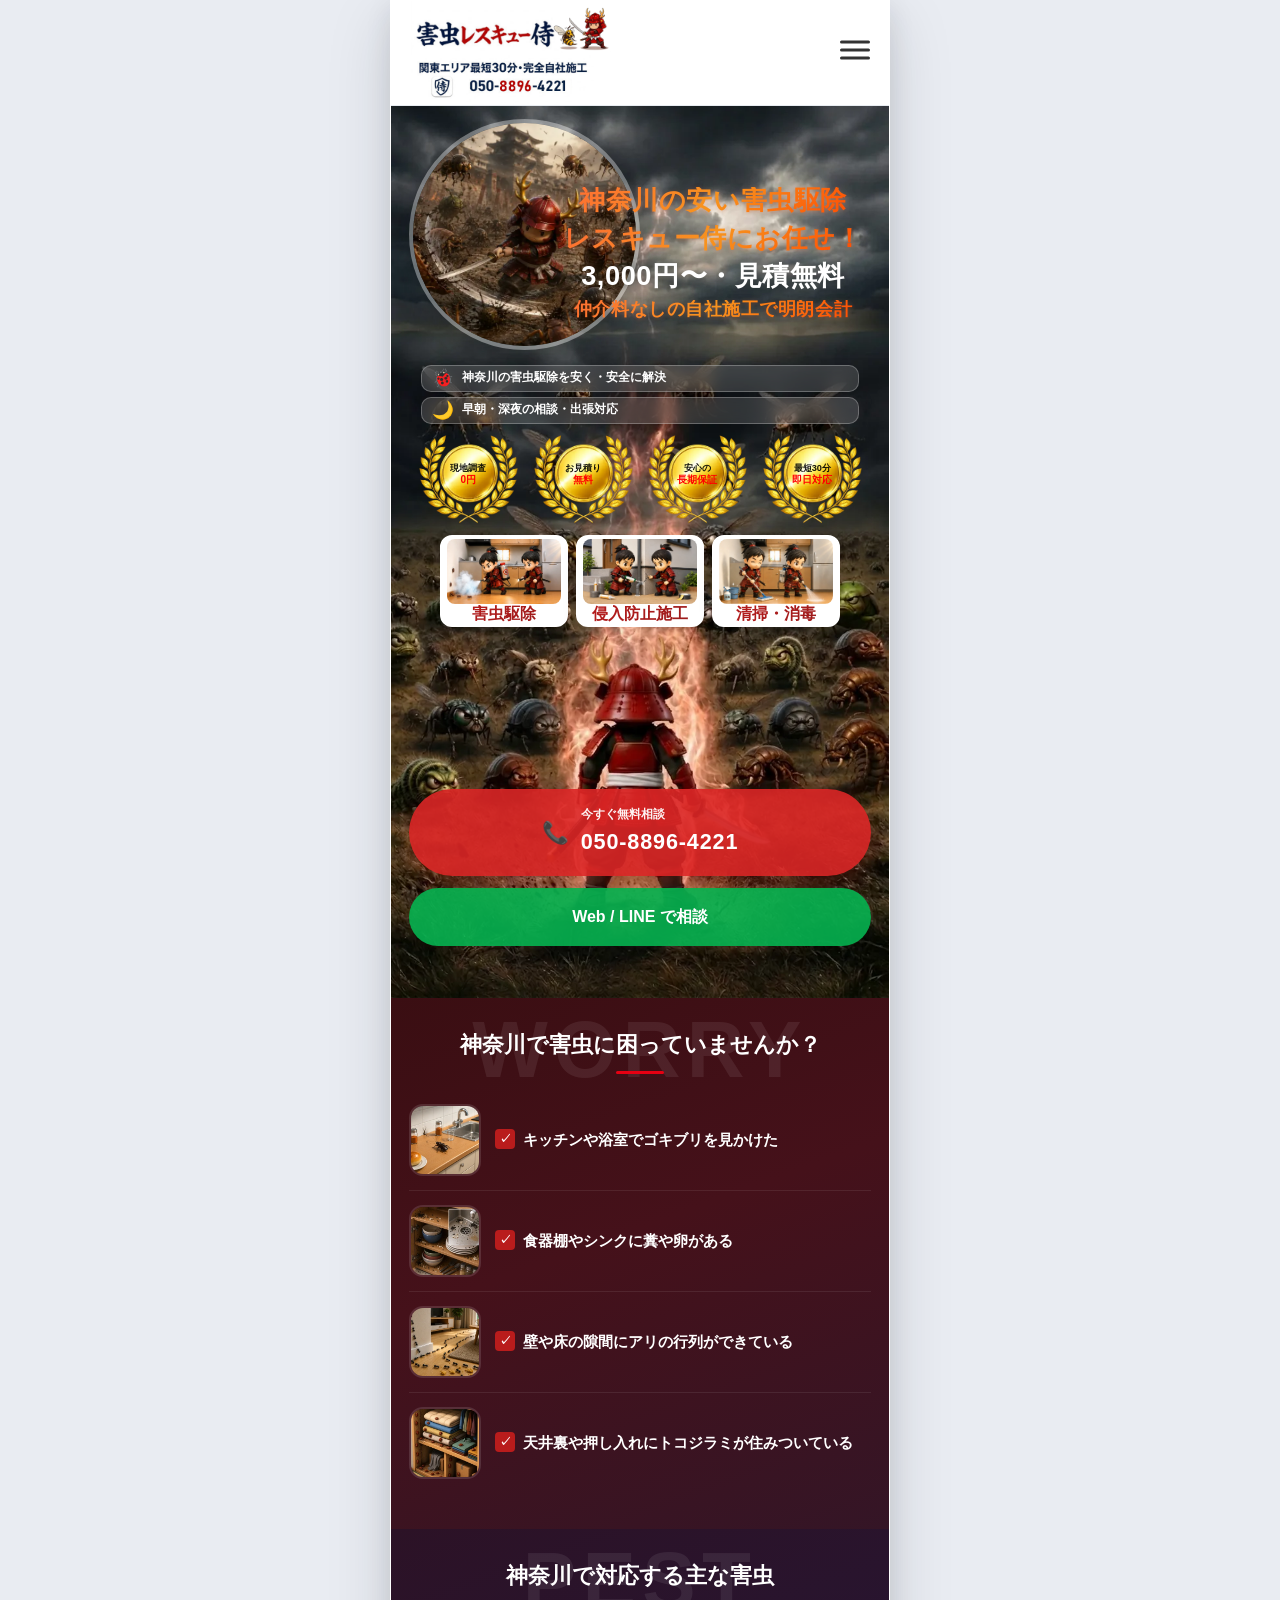
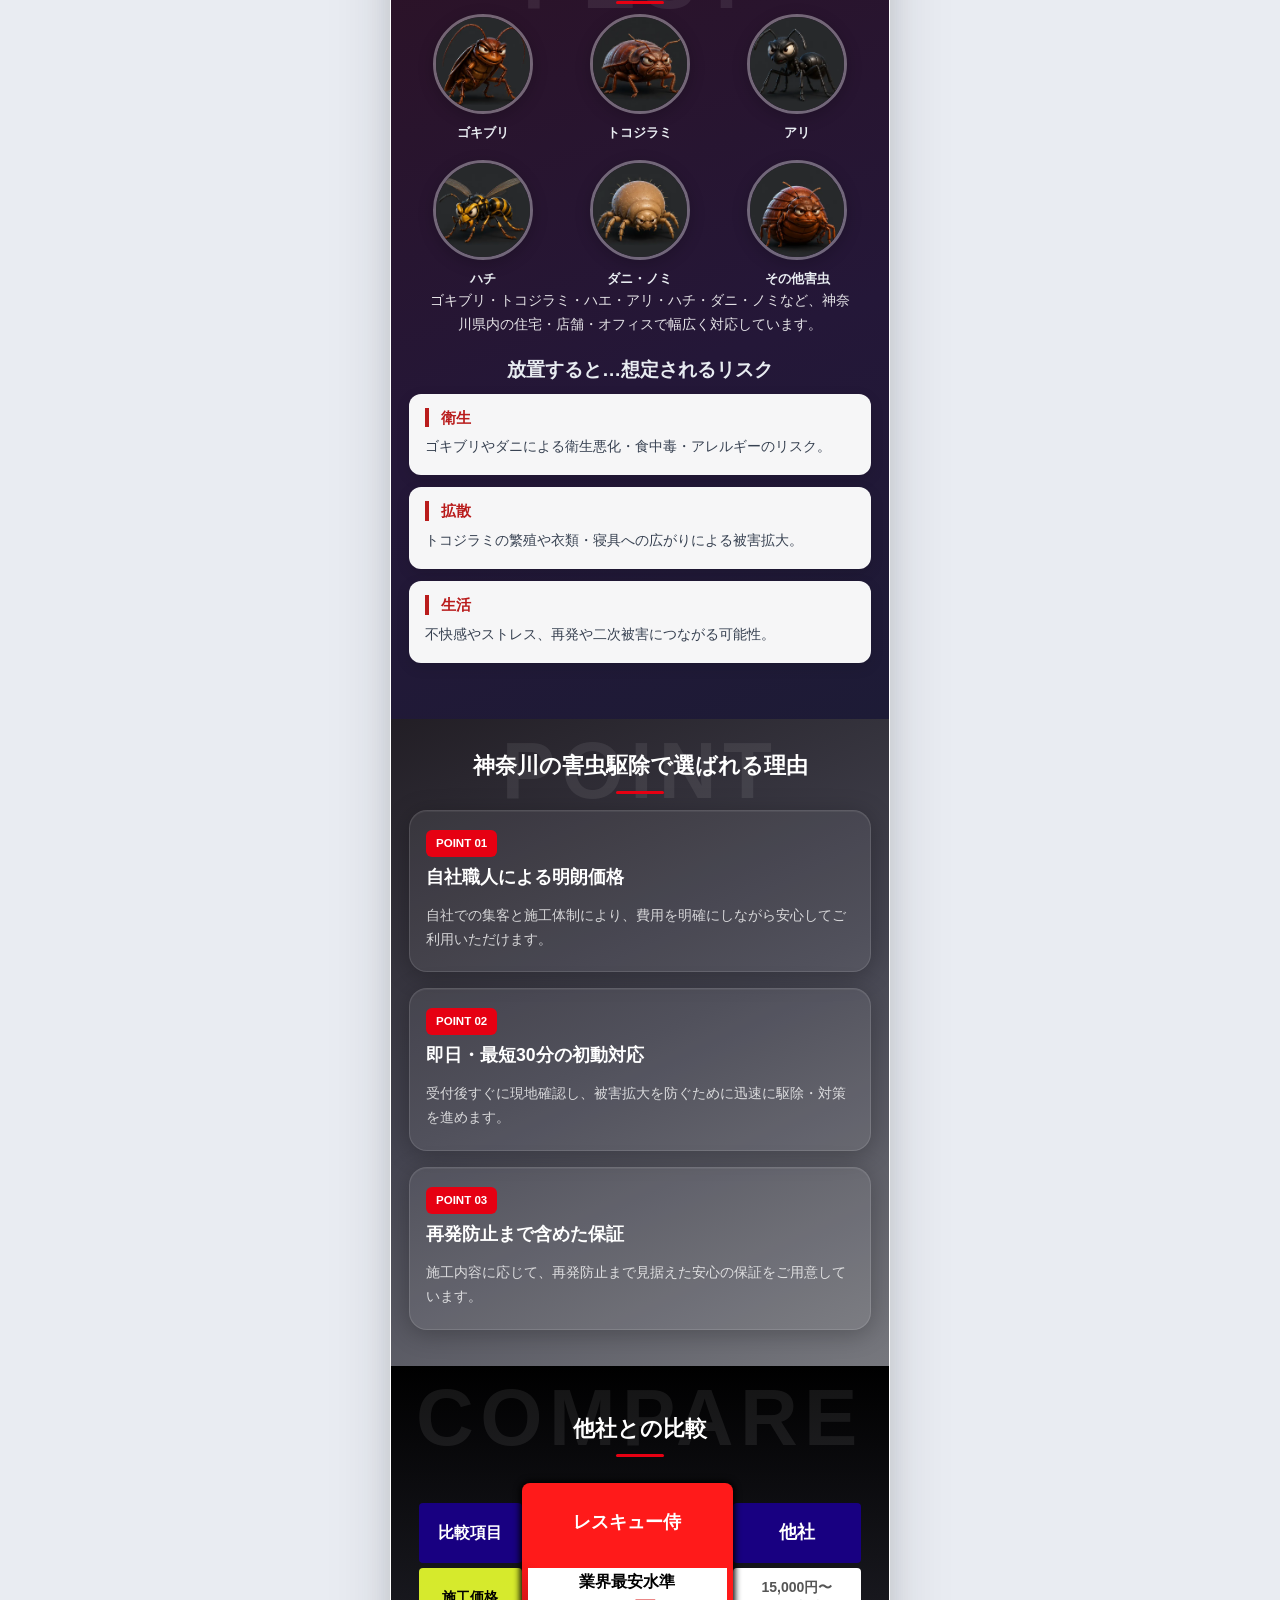
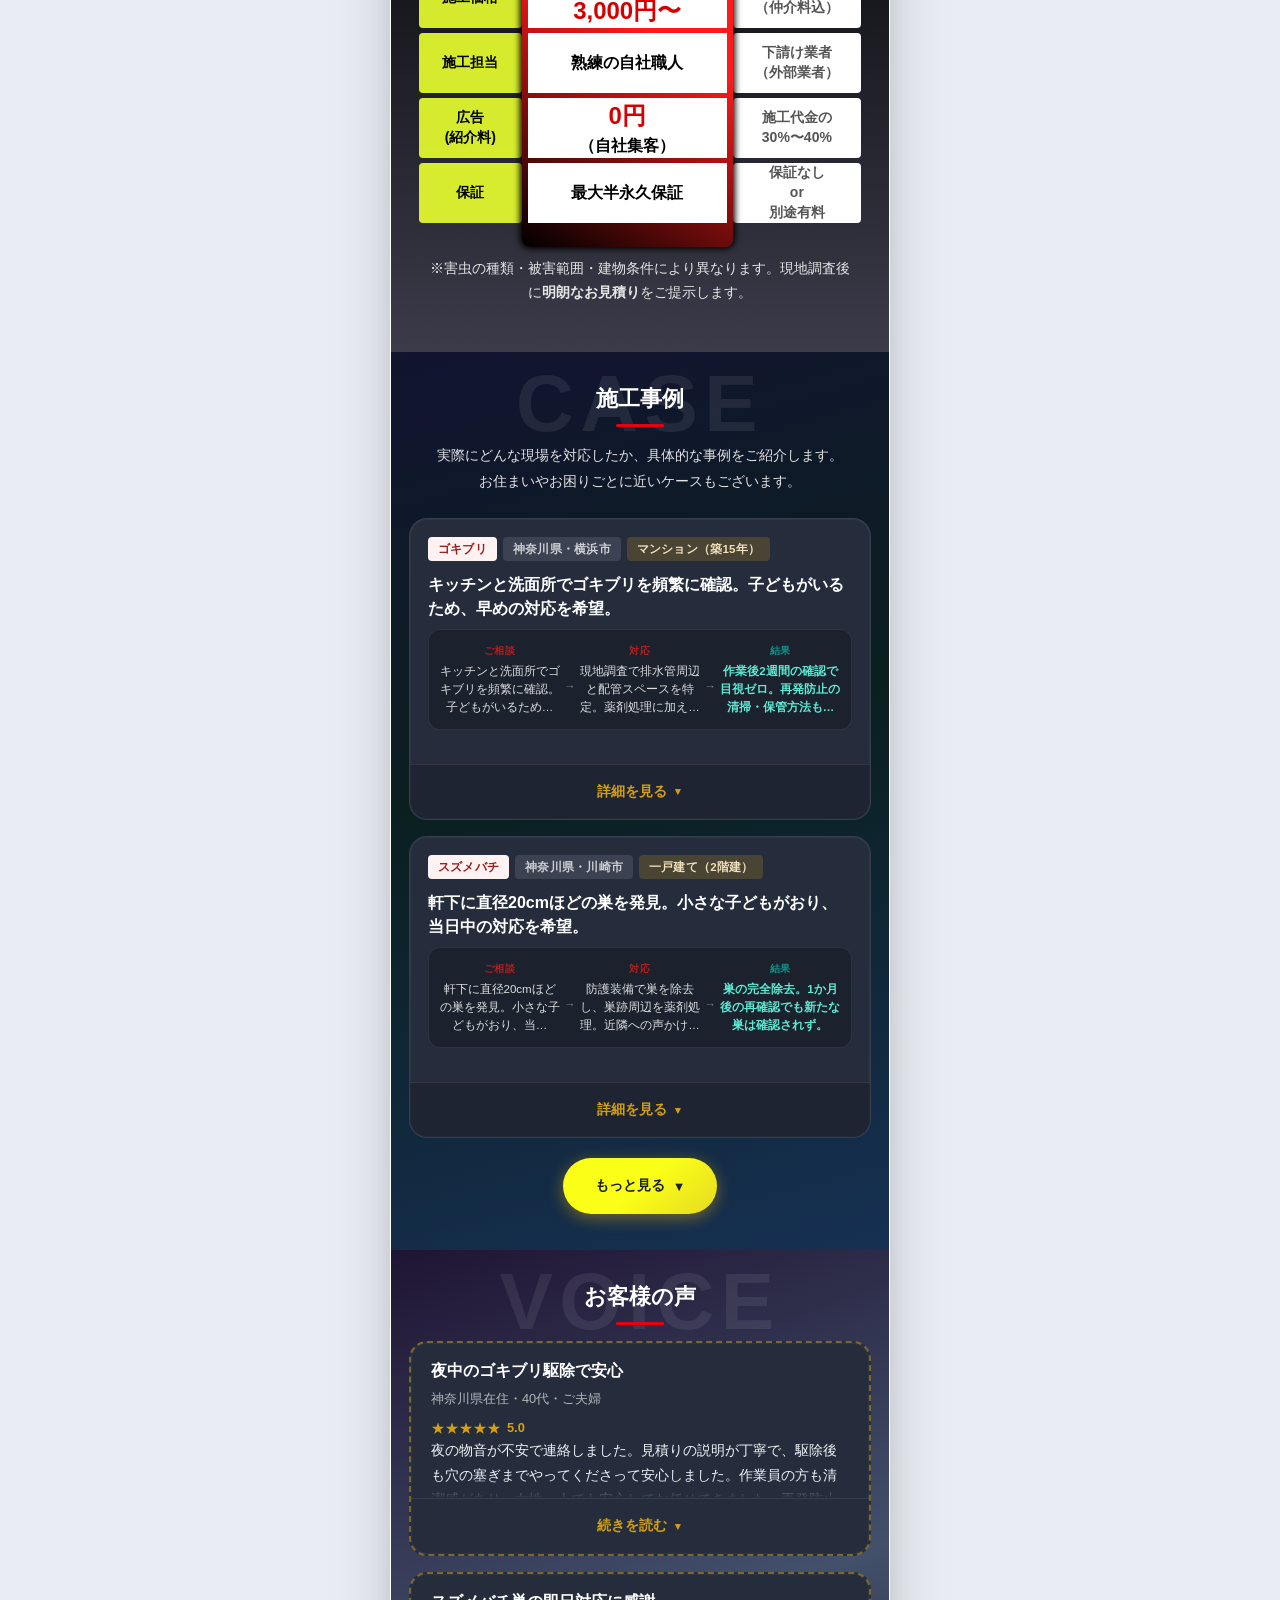
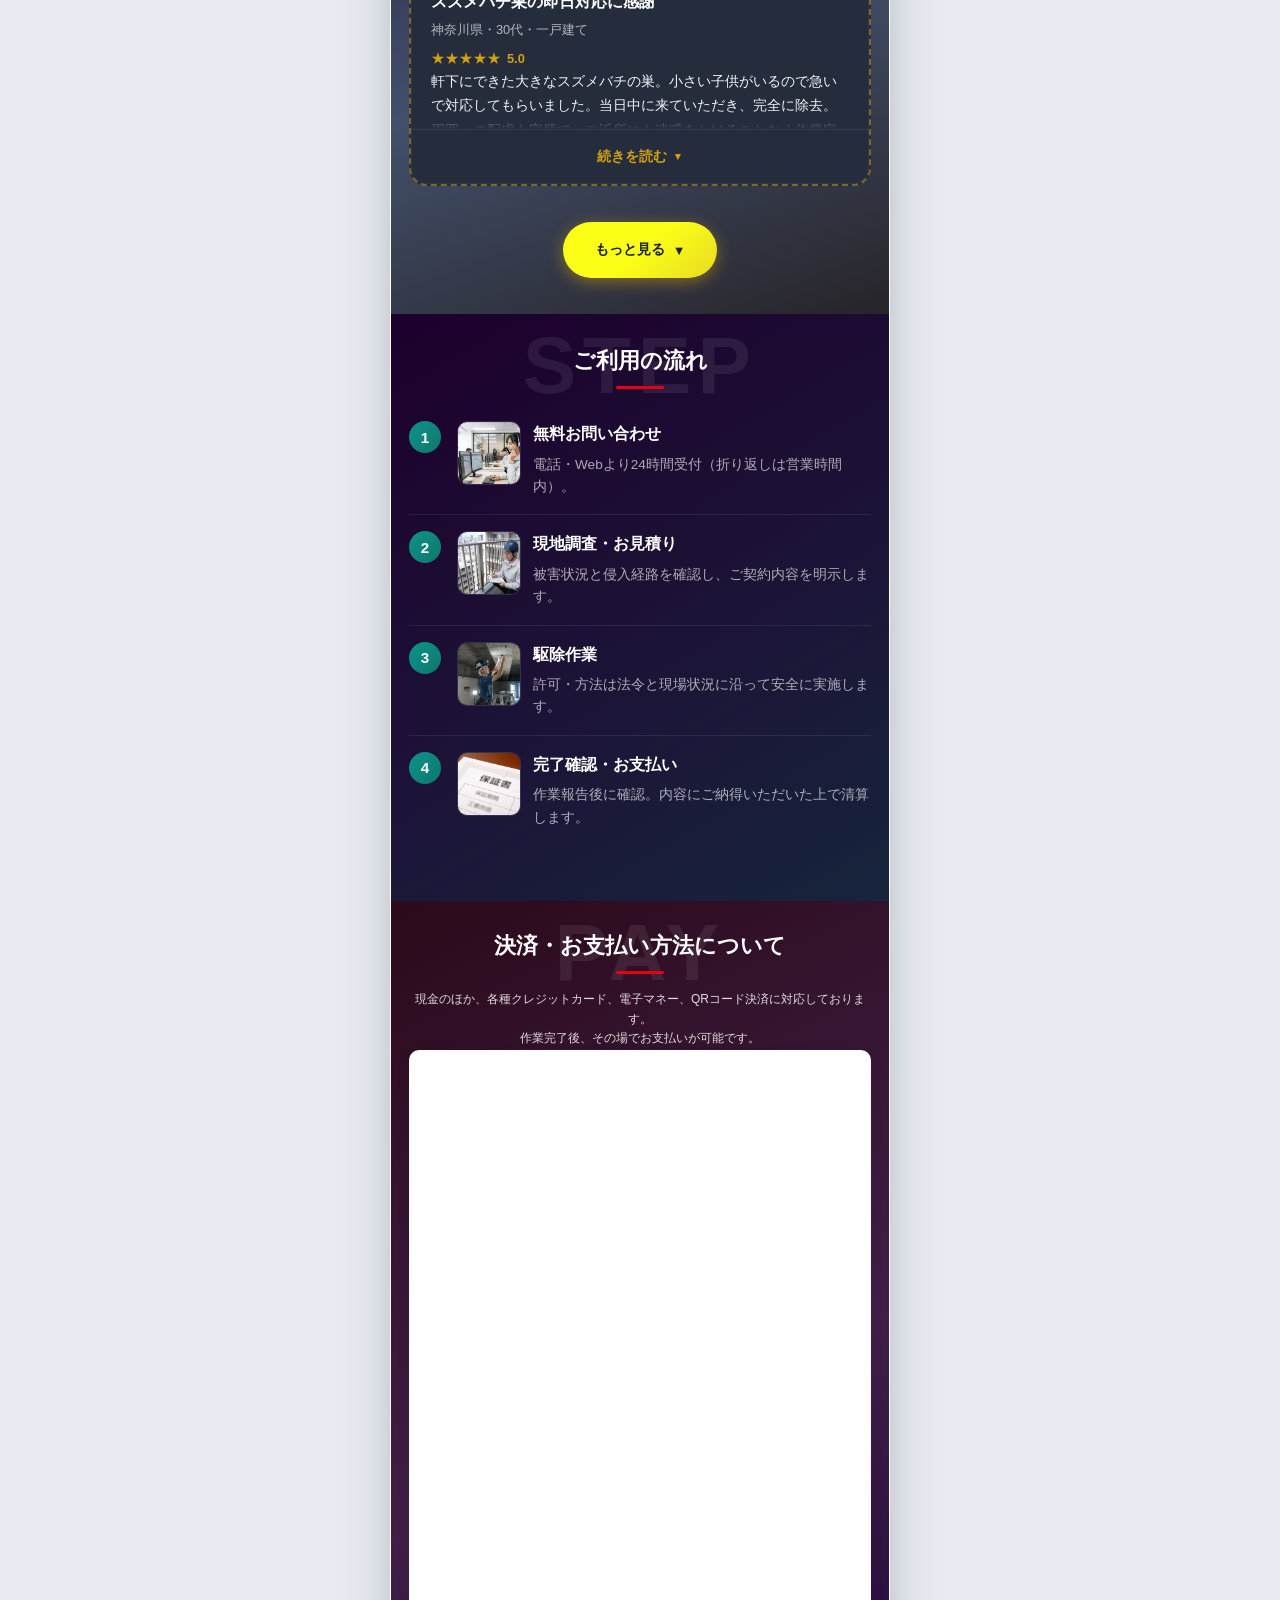
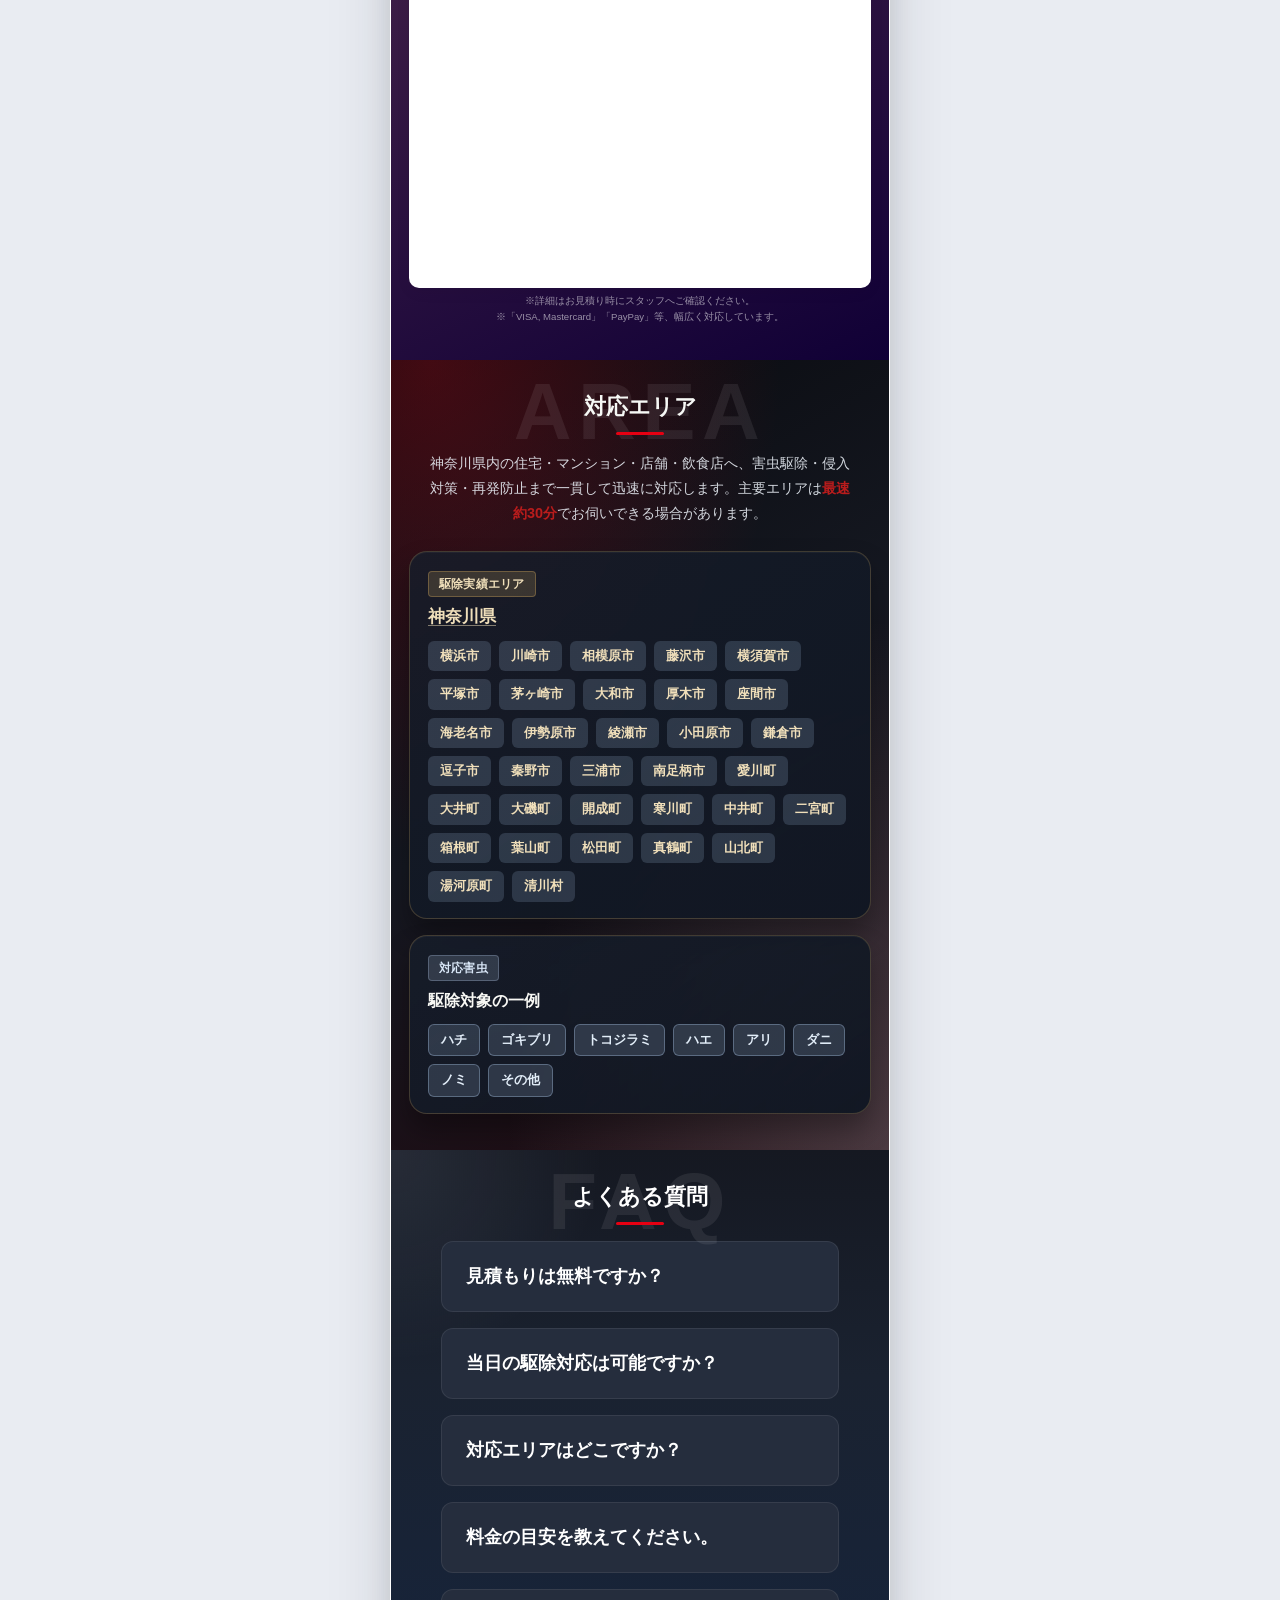
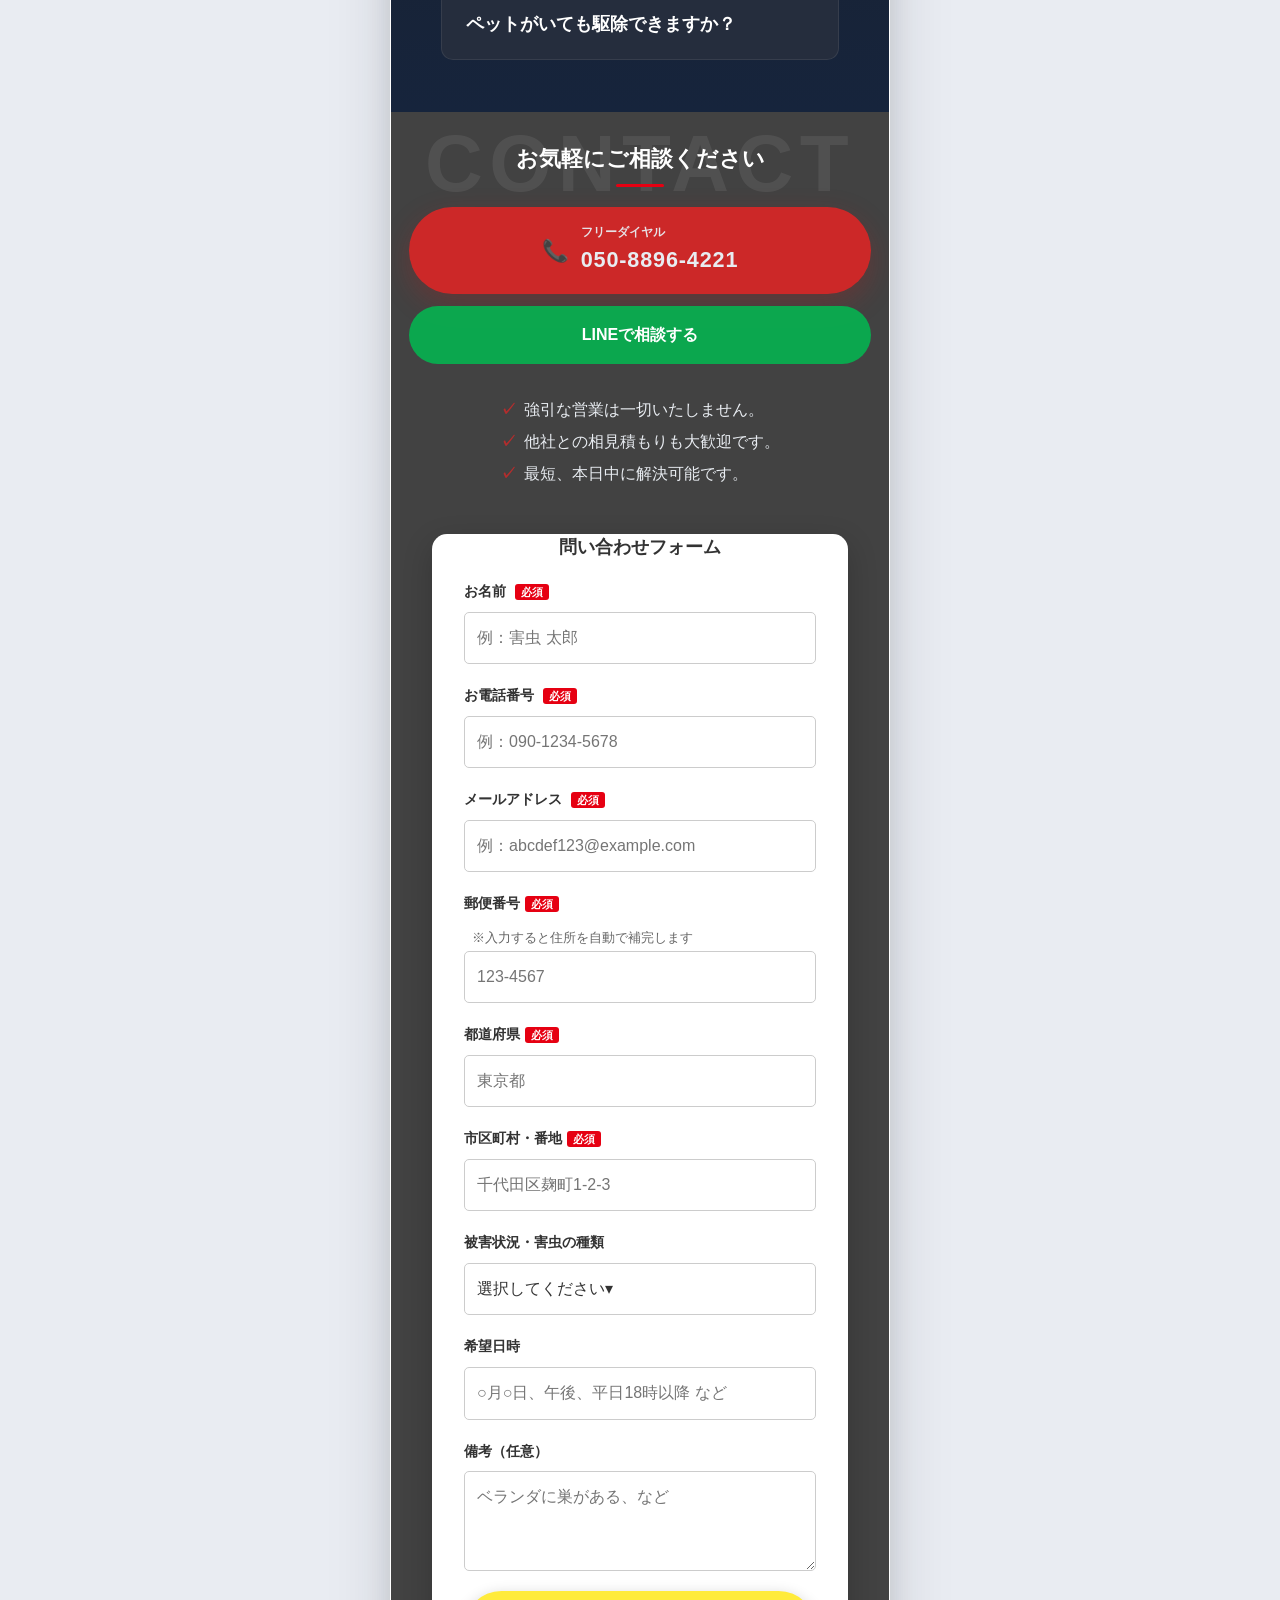
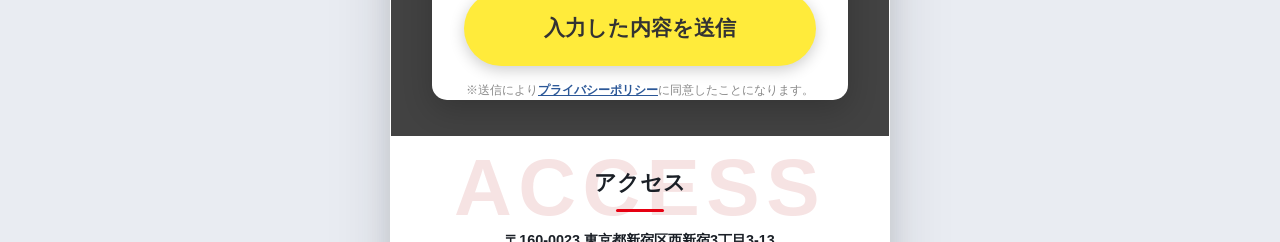
<file: area/kanagawa/index.html>
<!DOCTYPE html>
<html lang="ja">

<head>
  <!-- Google Tag Manager -->
    <script>(function(w,d,s,l,i){w[l]=w[l]||[];w[l].push({'gtm.start':
      new Date().getTime(),event:'gtm.js'});var f=d.getElementsByTagName(s)[0],
      j=d.createElement(s),dl=l!='dataLayer'?'&l='+l:'';j.async=true;j.src=
      'https://www.googletagmanager.com/gtm.js?id='+i+dl;f.parentNode.insertBefore(j,f);
      })(window,document,'script','dataLayer','GTM-P7HW3BTK');
    </script>
  <!-- End Google Tag Manager -->

  <meta charset="UTF-8">
  <meta name="viewport" content="width=device-width, initial-scale=1.0">
  <meta name="robots" content="index, follow, max-image-preview:large">
  <link rel="canonical" href="https://gaichu-rescue-samurai.com/area/kanagawa/">
  <title>神奈川の害虫駆除を安く｜3,000円〜・見積無料｜害虫レスキュー侍</title>
  <meta name="description" content="神奈川の害虫駆除を安く探している方へ。仲介料なしの自社施工で3,000円〜。ゴキブリ・トコジラミ・ハチ・ダニなど即日対応、見積0円・24時間受付。相見積もり歓迎。">
  <meta property="og:type" content="website">
  <meta property="og:title" content="神奈川の害虫駆除を安く｜3,000円〜・見積無料｜害虫レスキュー侍">
  <meta property="og:description" content="神奈川の害虫駆除を安く探している方へ。仲介料なしの自社施工で3,000円〜。ゴキブリ・トコジラミ・ハチ・ダニなど即日対応、見積0円・24時間受付。相見積もり歓迎。">
  <meta property="og:url" content="https://gaichu-rescue-samurai.com/area/kanagawa/">
  <meta property="og:image" content="https://gaichu-rescue-samurai.com/images/og-image.webp">
  <meta property="og:site_name" content="害虫レスキュー侍">
  <meta property="og:locale" content="ja_JP">
  <meta name="twitter:card" content="summary_large_image">
  <meta name="twitter:title" content="神奈川の害虫駆除を安く｜3,000円〜・見積無料｜害虫レスキュー侍">
  <meta name="twitter:description"
    content="神奈川の害虫駆除を安く探している方へ。仲介料なしの自社施工で3,000円〜。ゴキブリ・トコジラミ・ハチ・ダニなど即日対応、見積0円・24時間受付。相見積もり歓迎。">
  <meta name="twitter:image" content="https://gaichu-rescue-samurai.com/images/og-image.webp">
  <meta name="format-detection" content="address=no">
  <link rel="icon" href="https://gaichu-rescue-samurai.com/images/favicon.ico?v=2.12" sizes="any">
  <link rel="icon" type="image/png" href="https://gaichu-rescue-samurai.com/images/android-chrome-192×192.png?v=2.12"
    sizes="192x192">
  <link rel="apple-touch-icon" href="https://gaichu-rescue-samurai.com/images/apple-touch-icon.png?v=2.12"
    sizes="180x180">
  <link rel="manifest" href="../../manifest.webmanifest">
  <!-- <link rel="preload" href="images/logo-title.svg?v=1.05" as="image" type="image/svg+xml"> -->
  <meta name="google-site-verification" content="OtLzrXZd5GJf2v-4jgJWr7L1rKAwX-kP7MHfYGT4nus" />

  <link rel="stylesheet" href="../../css/destyle.css">
  <!-- <link rel="stylesheet" href="../../css/style.css?ver=1.88"> -->
  <link rel="stylesheet" href="../../css/style-min.css?ver=1.89">

  <script type="application/ld+json">
{
  "@context": "https://schema.org",
  "@graph": [
    {
      "@type": "WebPage",
      "@id": "https://gaichu-rescue-samurai.com/area/kanagawa/#webpage",
      "url": "https://gaichu-rescue-samurai.com/area/kanagawa/",
      "name": "害虫駆除・害虫対策は害虫レスキュー侍｜最短即日・見積無料",
      "description": "東京・神奈川・埼玉・千葉の害虫駆除なら害虫レスキュー侍。ゴキブリ・トコジラミ・ダニ・ノミなど即日対応、見積0円・24時間受付。自社職人・明朗会計・最大半永久保証。お電話・Webで無料相談。",
      "inLanguage": "ja-JP",
      "isPartOf": {
        "@type": "WebSite",
        "@id": "https://gaichu-rescue-samurai.com/#website",
        "name": "害虫レスキュー侍",
        "url": "https://gaichu-rescue-samurai.com/"
      },
      "breadcrumb": { "@id": "https://gaichu-rescue-samurai.com/area/kanagawa/#breadcrumb" },
      "mainEntity": { "@id": "https://gaichu-rescue-samurai.com/area/kanagawa/#faq" }
    },
    {
      "@type": "BreadcrumbList",
      "@id": "https://gaichu-rescue-samurai.com/area/kanagawa/#breadcrumb",
      "itemListElement": [
        {
          "@type": "ListItem",
          "position": 1,
          "name": "トップ",
          "item": "https://gaichu-rescue-samurai.com/"
        },
        {
          "@type": "ListItem",
          "position": 2,
          "name": "神奈川県の害虫駆除",
          "item": "https://gaichu-rescue-samurai.com/area/kanagawa/"
        }
      ]
    },
    {
      "@type": "FAQPage",
      "@id": "https://gaichu-rescue-samurai.com/#faq",
      "mainEntity": [
        {
          "@type": "Question",
          "name": "見積もりは無料ですか？",
          "acceptedAnswer": {
            "@type": "Answer",
            "text": "はい。現地調査・お見積りは0円です。作業内容と料金を事前に明示し、ご納得いただいてから施工します。"
          }
        },
        {
          "@type": "Question",
          "name": "当日の駆除対応は可能ですか？",
          "acceptedAnswer": {
            "@type": "Answer",
            "text": "はい。お電話・Web受付後、最短で当日お伺いできる場合があります（エリア・日程により変動）。"
          }
        },
        {
          "@type": "Question",
          "name": "対応エリアはどこですか？",
          "acceptedAnswer": {
            "@type": "Answer",
            "text": "東京都・神奈川県・埼玉県・千葉県を中心に首都圏で対応しています。"
          }
        },
        {
          "@type": "Question",
          "name": "料金の目安を教えてください。",
          "acceptedAnswer": {
            "@type": "Answer",
            "text": "害虫の種類・被害範囲により異なりますが、施工は3,000円〜行っています。料金の目安・他社比較もご覧ください。"
          }
        },
        {
          "@type": "Question",
          "name": "ペットがいても駆除できますか？",
          "acceptedAnswer": {
            "@type": "Answer",
            "text": "はい。ペットの種類や体調に配慮した薬剤選定が可能です。事前にご相談ください。"
          }
        }
      ]
    }
  ]
}
</script>
  <script type="application/ld+json">
{
  "@context": "https://schema.org",
  "@type": "LocalBusiness",
  "name": "害虫レスキュー侍",
  "image": "https://gaichu-rescue-samurai.com/images/og-image.webp",
  "url": "https://gaichu-rescue-samurai.com/area/kanagawa/",
  "telephone": "+81-50-8896-4221",
  "priceRange": "JPY 3,000+",
  "address": {
    "@type": "PostalAddress",
    "streetAddress": "西新宿3-3-13 西新宿水間ビル6F",
    "addressLocality": "新宿区",
    "addressRegion": "東京都",
    "postalCode": "160-0023",
    "addressCountry": "JP"
  },
  "geo": {
    "@type": "GeoCoordinates",
    "latitude": 35.685883,
    "longitude": 139.692841
  },
  "serviceType": "害虫駆除・害虫対策・糞の清掃、消毒・巣の撤去",
  "areaServed": [
  { "@type": "State", "name": "神奈川県" },
  { "@type": "City", "name": "横浜市" }, 
  { "@type": "City", "name": "川崎市" }, 
  { "@type": "City", "name": "相模原市" }, 
  { "@type": "City", "name": "藤沢市" }, 
  { "@type": "City", "name": "横須賀市" },
  { "@type": "City", "name": "平塚市" }, 
  { "@type": "City", "name": "茅ヶ崎市" },
  { "@type": "City", "name": "大和市" }, 
  { "@type": "City", "name": "厚木市" },
  { "@type": "City", "name": "小田原市" }, 
  { "@type": "City", "name": "鎌倉市" },
  { "@type": "City", "name": "秦野市" }, 
  { "@type": "City", "name": "座間市" },
  { "@type": "City", "name": "海老名市" }, 
  { "@type": "City", "name": "伊勢原市" }
  ],
  "openingHoursSpecification": [
    {
      "@type": "OpeningHoursSpecification",
      "dayOfWeek": ["Monday", "Tuesday", "Wednesday", "Thursday", "Friday", "Saturday", "Sunday"],
      "opens": "00:00",
      "closes": "23:59"
    }
  ],
  "review": [
    {
      "@type": "Review",
      "author": { "@type": "Person", "name": "S.K 様" },
      "reviewBody": "夜の物音が不安で連絡しました。見積りの説明が丁寧で、駆除後も穴の塞ぎまでやってくださって安心しました。作業員の方も清潔感があり、女性一人でも安心してお任せできました。再発防止のアドバイスまでいただき、本当に助かりました。",
      "reviewRating": { "@type": "Rating", "ratingValue": "5" }
    },
    {
      "@type": "Review",
      "author": { "@type": "Person", "name": "株式会社 O様" },
      "reviewBody": "店舗にダニが発生し、お客様にご迷惑をおかけする前に緊急対応をお願いしました。深夜営業後の作業にも関わらず、迅速に対応いただき翌日から通常営業できました。衛生管理のアドバイスも的確で、今では定期メンテナンスもお願いしています。",
      "reviewRating": { "@type": "Rating", "ratingValue": "5" }
    },
    {
      "@type": "Review",
      "author": { "@type": "Person", "name": "T.M 様" },
      "reviewBody": "軒下にできた大きなスズメバチの巣。小さい子供がいるので急いで対応してもらいました。当日中に来ていただき、完全に除去。周囲への配慮も完璧で、ご近所にも迷惑をかけることなく作業完了。プロの技術力に感動です。",
      "reviewRating": { "@type": "Rating", "ratingValue": "5" }
    }
  ],
  "aggregateRating": {
    "@type": "AggregateRating",
    "ratingValue": "5.0",
    "reviewCount": "3",
    "bestRating": "5"
  }
}
</script>
</head>

<body>
  <!-- Google Tag Manager (noscript) -->
    <noscript><iframe src="https://www.googletagmanager.com/ns.html?id=GTM-P7HW3BTK"
      height="0" width="0" style="display:none;visibility:hidden">
    </iframe></noscript>
  <!-- End Google Tag Manager (noscript) -->

  <div class="page-shell">
    <header class="site-header">
      <div class="header-logo-area">
        <div class="logo">
          <a href="/" class="logo-main-link">
            <img src="../../images/logo-title.svg?v=1.05" alt="害虫レスキュー侍｜神奈川の害虫駆除・害虫対策（ゴキブリ・トコジラミ・ダニ・ノミ等）" width="500"
              height="136" fetchpriority="high">
          </a>

          <a href="tel:050-8896-4221" class="logo-tel-link">
            <img src="../../images/logo-subtitle.svg?v=1.05" alt="050-8896-4221に電話する" width="500" height="136"
              loading="eager" decoding="async">
          </a>
        </div>
      </div>
    </header>

    <button class="menu-btn" id="menu-btn" aria-label="メニューを開く" type="button">
      <span></span><span></span><span></span>
    </button>

    <div class="nav-overlay" id="nav-overlay"></div>
    <nav class="sp-nav" id="sp-nav" aria-label="モバイルメニュー">
      <ul>
        <li><a href="#top">トップ</a></li>
        <li class="has-child">
          <a class="parent-link" href="#area-map">対応地域</a>
          <ul class="sub-menu">
            <li><a href="https://gaichu-rescue-samurai.com/area/tokyo/">東京都</a></li>
            <li><a href="https://gaichu-rescue-samurai.com/area/kanagawa/">神奈川県</a></li>
            <li><a href="https://gaichu-rescue-samurai.com/area/saitama/">埼玉県</a></li>
            <li><a href="https://gaichu-rescue-samurai.com/area/chiba/">千葉県</a></li>
          </ul>
        </li>
        <li class="has-child">
          <a class="parent-link" href="#pests">害虫の種類</a>
          <ul class="sub-menu">
            <li><a href="https://gaichu-rescue-samurai.com/gaichu/gokiburi/">ゴキブリ対策</a></li>
            <li><a href="https://gaichu-rescue-samurai.com/gaichu/tokojirami/">トコジラミ対策</a></li>
            <li><a href="https://gaichu-rescue-samurai.com/gaichu/hae/">ハエ対策</a></li>
            <li><a href="#pests">アリ対策</a></li>
            <li><a href="#pests">ハチ対策</a></li>
            <li><a href="#pests">ダニ・ノミ対策</a></li>
            <li><a href="#pests">その他害虫対策</a></li>
          </ul>
        </li>
        <li><a href="#onayami">お困りごと</a></li>
        <li><a href="#case-studies">施工事例</a></li>
        <li><a href="#voices">お客様の声</a></li>
        <li><a href="#comparison">選ばれる理由</a></li>
        <li><a href="#faq">よくある質問</a></li>
        <li><a href="https://gaichu-rescue-samurai.com/company/">会社情報</a></li>
        <li><a href="#contact-form" class="sp-nav-cta">お問い合わせフォーム</a></li>
      </ul>
    </nav>

    <main id="top">
      <section class="hero" aria-labelledby="hero-heading">
        <div class="hero__visual">
          <img class="hero__bg" src="../../images/hero-banner-sp.webp" alt="" loading="eager" decoding="async"
            aria-hidden="true">
          <div class="hero__visual-inner">
            <div class="hero__top">
              <div class="hero__img hero__img--actual">
                <img src="../../images/gaichu-main.webp" alt="害虫駆除のイメージ - ゴキブリやダニなど" width="300" height="300"
                  loading="eager" decoding="async">
              </div>
              <h1 id="hero-heading" class="hero-title">
                <span class="hero-title-line hero-title-line--pest">神奈川の安い害虫駆除</span>
                <span class="hero-title-line hero-title-line--pest">レスキュー侍にお任せ！</span>
                <span class="hero-title-line hero-title-line--urgent">3,000円〜・見積無料
                </span>
                <span class="hero-title-line hero-title-line--under">仲介料なしの自社施工で明朗会計
                </span>
              </h1>
            </div>

            <div class="hero__sub-appeals">
              <div class="hero__sub-appeal hero__sub-appeal--left">
                <div class="appeal-item">
                  <span class="appeal-icon">🐞</span>
                  <span class="appeal-text">神奈川の害虫駆除を安く・安全に解決</span>
                </div>
              </div>
              <div class="hero__sub-appeal hero__sub-appeal--right">
                <div class="appeal-item">
                  <span class="appeal-icon">🌙</span>
                  <span class="appeal-text">早朝・深夜の相談・出張対応</span>
                </div>
              </div>
            </div>

            <div class="hero__merit-circles">
              <div class="merit-circle">
                <div class="circle-content">
                  <span class="merit-main">現地調査</span>
                  <span class="merit-price">0円</span>
                </div>
              </div>
              <div class="merit-circle">
                <div class="circle-content">
                  <span class="merit-main">お見積り</span>
                  <span class="merit-price">無料</span>
                </div>
              </div>
              <div class="merit-circle">
                <div class="circle-content">
                  <span class="merit-main">安心の</span>
                  <span class="merit-price">長期保証</span>
                </div>
              </div>
              <div class="merit-circle">
                <div class="circle-content">
                  <span class="merit-main">最短30分</span>
                  <span class="merit-price">即日対応</span>
                </div>
              </div>
            </div>

            <section class="hero__service-intro">
              <div class="service-intro-grid">
                <div class="service-intro-item">
                  <div class="service-intro-image">
                    <img src="../../images/pest.webp" width="120" height="120" alt="害虫駆除サービスのイメージ" loading="lazy"
                      decoding="async">
                  </div>
                  <h3 class="service-intro-title">害虫駆除</h3>
                </div>
                <div class="service-intro-item">
                  <div class="service-intro-image">
                    <img src="../../images/defense.webp" width="120" height="120" alt="害虫駆除サービスのイメージ" loading="lazy"
                      decoding="async">
                  </div>
                  <h3 class="service-intro-title">侵入防止施工</h3>
                </div>
                <div class="service-intro-item">
                  <div class="service-intro-image">
                    <img src="../../images/clean.webp" width="120" height="120" alt="害虫駆除サービスのイメージ" loading="lazy"
                      decoding="async">
                  </div>
                  <h3 class="service-intro-title">清掃・消毒</h3>
                </div>
              </div>
            </section>

            <div class="hero__cta" role="group" aria-label="お問い合わせ">
              <a class="btn btn--primary pulse" href="tel:050-8896-4221">
                <span class="btn__icon" aria-hidden="true">📞</span>
                <span class="btn__label">
                  <span class="btn__sub">今すぐ無料相談</span>
                  <span class="btn__tel">050-8896-4221</span>
                </span>
              </a>
              <a class="btn btn--line pulse" href="#contact-form">Web / LINE で相談</a>
            </div>
          </div>
        </div>
      </section>

      <section id="onayami" class="section section--sample" aria-labelledby="worries-heading">
        <p class="section__watermark section__watermark--light" aria-hidden="true">WORRY</p>
        <h2 id="worries-heading" class="section__title section__title--light">神奈川で害虫に困っていませんか？</h2>
        <ul class="worry-list">
          <li>
            <img class="worry-list__thumb" src="../../images/kittin.webp" width="80" height="80"
              alt="キッチンでゴキブリを見かけた様子のイメージ" loading="lazy" decoding="async">
            <span class="check">キッチンや浴室でゴキブリを見かけた</span>
          </li>
          <li>
            <img class="worry-list__thumb" src="../../images/fungai.webp" width="80" height="80"
              alt="食器棚やシンクに害虫の糞や卵がある様子" loading="lazy" decoding="async">
            <span class="check">食器棚やシンクに糞や卵がある</span>
          </li>
          <li>
            <img class="worry-list__thumb" src="../../images/ari-gyouretu.webp" width="80" height="80"
              alt="壁や床の隙間にアリの行列" loading="lazy" decoding="async">
            <span class="check">壁や床の隙間にアリの行列ができている</span>
          </li>
          <li>
            <img class="worry-list__thumb" src="../../images/osiire.webp" width="80" height="80"
              alt="天井裏や押し入れのトコジラミのイメージ" loading="lazy" decoding="async">
            <span class="check">天井裏や押し入れにトコジラミが住みついている</span>
          </li>
        </ul>
      </section>

      <section id="pests" class="section section--dark pests-gallery" aria-labelledby="pests-heading">
        <p class="section__watermark section__watermark--light" aria-hidden="true">PEST</p>
        <h2 id="pests-heading" class="section__title section__title--light">神奈川で対応する主な害虫</h2>

        <ul class="pest-grid">
          <li>
            <div class="pest-grid__circle">
              <img src="../../images/gokiburi.webp" width="120" height="120" alt="ゴキブリ" loading="lazy" decoding="async">
            </div>
            <span><a href="https://gaichu-rescue-samurai.com/gaichu/gokiburi/">ゴキブリ</a></span>
          </li>
          <li>
            <div class="pest-grid__circle">
              <img src="../../images/tokojirami.webp" width="120" height="120" alt="トコジラミ" loading="lazy"
                decoding="async">
            </div>
            <span><a href="https://gaichu-rescue-samurai.com/gaichu/tokojirami/">トコジラミ</a></span>
          </li>
          <li>
            <div class="pest-grid__circle">
              <img src="../../images/ari.webp" width="120" height="120" alt="アリ" loading="lazy" decoding="async">
            </div>
            <span>アリ</span>
          </li>
          <li>
            <div class="pest-grid__circle">
              <img src="../../images/hachi.webp" width="120" height="120" alt="ハチ" loading="lazy" decoding="async">
            </div>
            <span>ハチ</span>
          </li>
          <li>
            <div class="pest-grid__circle">
              <img src="../../images/dani.webp" width="120" height="120" alt="ダニ・ノミ" loading="lazy" decoding="async">
            </div>
            <span>ダニ・ノミ</span>
          </li>
          <li>
            <div class="pest-grid__circle">
              <img src="../../images/sonota.webp" width="120" height="120" alt="その他害虫" loading="lazy" decoding="async">
            </div>
            <span>その他害虫</span>
          </li>

        </ul>
        <p class="section__lead section__lead--light">ゴキブリ・トコジラミ・ハエ・アリ・ハチ・ダニ・ノミなど、神奈川県内の住宅・店舗・オフィスで幅広く対応しています。</p>
        <h2 class="title-risk">放置すると…想定されるリスク</h2>
        <ul class="risk-list">
          <li class="risk-card">
            <p class="risk-card__label">衛生</p>
            <p class="risk-card__text">ゴキブリやダニによる衛生悪化・食中毒・アレルギーのリスク。</p>
          </li>
          <li class="risk-card">
            <p class="risk-card__label">拡散</p>
            <p class="risk-card__text">トコジラミの繁殖や衣類・寝具への広がりによる被害拡大。</p>
          </li>
          <li class="risk-card">
            <p class="risk-card__label">生活</p>
            <p class="risk-card__text">不快感やストレス、再発や二次被害につながる可能性。</p>
          </li>
        </ul>
      </section>
      <section id="comparison" class="section features" aria-labelledby="features-heading">
        <p class="section__watermark" aria-hidden="true">POINT</p>
        <h2 id="features-heading" class="section__title">神奈川の害虫駆除で選ばれる理由</h2>
        <article class="feature-card">
          <p class="feature-card__label">POINT 01</p>
          <h3 class="feature-card__title">自社職人による明朗価格</h3>
          <p class="feature-card__text">自社での集客と施工体制により、費用を明確にしながら安心してご利用いただけます。</p>
        </article>
        <article class="feature-card">
          <p class="feature-card__label">POINT 02</p>
          <h3 class="feature-card__title">即日・最短30分の初動対応</h3>
          <p class="feature-card__text">受付後すぐに現地確認し、被害拡大を防ぐために迅速に駆除・対策を進めます。</p>
        </article>
        <article class="feature-card">
          <p class="feature-card__label">POINT 03</p>
          <h3 class="feature-card__title">再発防止まで含めた保証</h3>
          <p class="feature-card__text">施工内容に応じて、再発防止まで見据えた安心の保証をご用意しています。</p>
        </article>
      </section>
      <section id="compare-table" class="section compare compare--ref" aria-labelledby="compare-heading">
        <p class="section__watermark section__watermark--light" aria-hidden="true">COMPARE</p>
        <h2 id="compare-heading" class="section__title section__title--light">他社との比較</h2>
        <div class="comparison-table" aria-hidden="true">
          <div class="column col-yellow">
            <div class="cell header-gray-label">比較項目</div>
            <div class="cell item-label">施工価格</div>
            <div class="cell item-label">施工担当</div>
            <div class="cell item-label">広告<br>(紹介料)</div>
            <div class="cell item-label">保証</div>
          </div>

          <div class="column col-red">
            <div class="cell header-red">
              レスキュー侍
            </div>
            <div class="cell content-white">
              <span class="text-sub">業界最安水準</span>
              <span class="text-main">3,000円〜</span>
            </div>
            <div class="cell content-white">
              <span class="text-sub">熟練の自社職人</span>
            </div>
            <div class="cell content-white">
              <span class="text-main">0円<br><span class="text-sub">（自社集客）</span></span>
            </div>
            <div class="cell content-white">
              <span class="text-sub">最大半永久保証</span>
            </div>
          </div>

          <div class="column col-gray">
            <div class="cell header-gray">他社</div>
            <div class="cell content-gray">15,000円〜<br>（仲介料込）</div>
            <div class="cell content-gray">下請け業者<br>（外部業者）</div>
            <div class="cell content-gray">施工代金の<br>30%〜40%</div>
            <div class="cell content-gray">保証なし<br>or<br>別途有料</div>
          </div>
        </div>
        <p class="section__lead section__lead--light">※害虫の種類・被害範囲・建物条件により異なります。現地調査後に<strong>明朗なお見積り</strong>をご提示します。
        </p>
      </section>

      <section id="case-studies" class="section section--dark section--dark-band cases" aria-labelledby="cases-heading">
        <p class="section__watermark section__watermark--light" aria-hidden="true">CASE</p>
        <h2 id="cases-heading" class="section__title section__title--light">施工事例</h2>
        <p class="section__lead section__lead--light cases__lead">
          実際にどんな現場を対応したか、具体的な事例をご紹介します。<br>お住まいやお困りごとに近いケースもございます。</p>
        <div class="case-list" id="case-list" role="list">
          <article class="case-card" role="listitem" data-case-id="case-1">
            <div class="case-card__trigger" role="button" tabindex="0" aria-expanded="false"
              aria-controls="case-1-detail">
              <div class="case-card__summary">
                <div class="case-card__tags">
                  <span class="case-card__tag case-card__tag--pest">ゴキブリ</span>
                  <span class="case-card__tag case-card__tag--area">神奈川県・横浜市</span>
                  <span class="case-card__tag case-card__tag--building">マンション（築15年）</span>
                </div>
                <h3 class="case-card__title">キッチンと洗面所でゴキブリを頻繁に確認。子どもがいるため、早めの対応を希望。</h3>
                <div class="case-card__flow">
                  <div class="case-card__flow-step"><span class="case-card__flow-label">ご相談</span>
                    <p class="case-card__flow-text">キッチンと洗面所でゴキブリを頻繁に確認。子どもがいるため…</p>
                  </div>
                  <span class="case-card__flow-arrow" aria-hidden="true">→</span>
                  <div class="case-card__flow-step"><span class="case-card__flow-label">対応</span>
                    <p class="case-card__flow-text">現地調査で排水管周辺と配管スペースを特定。薬剤処理に加え…</p>
                  </div>
                  <span class="case-card__flow-arrow" aria-hidden="true">→</span>
                  <div class="case-card__flow-step case-card__flow-step--result"><span
                      class="case-card__flow-label">結果</span>
                    <p class="case-card__flow-text">作業後2週間の確認で目視ゼロ。再発防止の清掃・保管方法も…</p>
                  </div>
                </div>
              </div>
            </div>
            <div id="case-1-detail" class="case-card__detail" role="region" aria-label="ゴキブリの施工詳細">
              <div class="case-card__detail-inner">
                <dl class="case-card__fields">
                  <div class="case-card__field">
                    <dt>害虫種</dt>
                    <dd>ゴキブリ</dd>
                  </div>
                  <div class="case-card__field">
                    <dt>地域</dt>
                    <dd>神奈川県・横浜市</dd>
                  </div>
                  <div class="case-card__field">
                    <dt>建物種別</dt>
                    <dd>マンション（築15年）</dd>
                  </div>
                  <div class="case-card__field">
                    <dt>ご相談</dt>
                    <dd>キッチンと洗面所でゴキブリを頻繁に確認。子どもがいるため、早めの対応を希望。</dd>
                  </div>
                  <div class="case-card__field">
                    <dt>対応内容</dt>
                    <dd>現地調査で排水管周辺と配管スペースを特定。薬剤処理に加え、侵入経路の目地補修とベイト設置を実施。</dd>
                  </div>
                  <div class="case-card__field">
                    <dt>作業時間</dt>
                    <dd>約2時間（調査30分＋作業90分）</dd>
                  </div>
                  <div class="case-card__field">
                    <dt>施工結果</dt>
                    <dd>作業後2週間の確認で目視ゼロ。再発防止の清掃・保管方法もアドバイス。</dd>
                  </div>
                </dl>
                <blockquote class="case-card__comment">
                  <span class="case-card__comment-label">お客様コメント</span>
                  <p class="case-card__comment-text">夜中に見かけて不安でしたが、説明が丁寧で安心してお任せできました。作業後は一匹も見ていません。</p>
                </blockquote>
              </div>
            </div>
            <button type="button" class="case-card__toggle" aria-expanded="false" aria-controls="case-1-detail">
              <span class="case-card__toggle-text">詳細を見る</span>
              <span class="case-card__toggle-icon" aria-hidden="true">▼</span>
            </button>
          </article>

          <article class="case-card" role="listitem" data-case-id="case-2">
            <div class="case-card__trigger" role="button" tabindex="0" aria-expanded="false"
              aria-controls="case-2-detail">
              <div class="case-card__summary">
                <div class="case-card__tags">
                  <span class="case-card__tag case-card__tag--pest">スズメバチ</span>
                  <span class="case-card__tag case-card__tag--area">神奈川県・川崎市</span>
                  <span class="case-card__tag case-card__tag--building">一戸建て（2階建）</span>
                </div>
                <h3 class="case-card__title">軒下に直径20cmほどの巣を発見。小さな子どもがおり、当日中の対応を希望。</h3>
                <div class="case-card__flow">
                  <div class="case-card__flow-step"><span class="case-card__flow-label">ご相談</span>
                    <p class="case-card__flow-text">軒下に直径20cmほどの巣を発見。小さな子どもがおり、当…</p>
                  </div>
                  <span class="case-card__flow-arrow" aria-hidden="true">→</span>
                  <div class="case-card__flow-step"><span class="case-card__flow-label">対応</span>
                    <p class="case-card__flow-text">防護装備で巣を除去し、巣跡周辺を薬剤処理。近隣への声かけ…</p>
                  </div>
                  <span class="case-card__flow-arrow" aria-hidden="true">→</span>
                  <div class="case-card__flow-step case-card__flow-step--result"><span
                      class="case-card__flow-label">結果</span>
                    <p class="case-card__flow-text">巣の完全除去。1か月後の再確認でも新たな巣は確認されず。</p>
                  </div>
                </div>
              </div>
            </div>
            <div id="case-2-detail" class="case-card__detail" role="region" aria-label="スズメバチの施工詳細">
              <div class="case-card__detail-inner">
                <dl class="case-card__fields">
                  <div class="case-card__field">
                    <dt>害虫種</dt>
                    <dd>スズメバチ</dd>
                  </div>
                  <div class="case-card__field">
                    <dt>地域</dt>
                    <dd>神奈川県・川崎市</dd>
                  </div>
                  <div class="case-card__field">
                    <dt>建物種別</dt>
                    <dd>一戸建て（2階建）</dd>
                  </div>
                  <div class="case-card__field">
                    <dt>ご相談</dt>
                    <dd>軒下に直径20cmほどの巣を発見。小さな子どもがおり、当日中の対応を希望。</dd>
                  </div>
                  <div class="case-card__field">
                    <dt>対応内容</dt>
                    <dd>防護装備で巣を除去し、巣跡周辺を薬剤処理。近隣への声かけも実施し安全に作業完了。</dd>
                  </div>
                  <div class="case-card__field">
                    <dt>作業時間</dt>
                    <dd>約1.5時間</dd>
                  </div>
                  <div class="case-card__field">
                    <dt>施工結果</dt>
                    <dd>巣の完全除去。1か月後の再確認でも新たな巣は確認されず。</dd>
                  </div>
                </dl>
                <blockquote class="case-card__comment">
                  <span class="case-card__comment-label">お客様コメント</span>
                  <p class="case-card__comment-text">電話ですぐに日程が決まり、当日中に来ていただけました。近所への配慮もありがたかったです。</p>
                </blockquote>
              </div>
            </div>
            <button type="button" class="case-card__toggle" aria-expanded="false" aria-controls="case-2-detail">
              <span class="case-card__toggle-text">詳細を見る</span>
              <span class="case-card__toggle-icon" aria-hidden="true">▼</span>
            </button>
          </article>
        </div>
        <div class="case-more-content" id="case-more-content" role="list">
          <article class="case-card" role="listitem" data-case-id="case-3">
            <div class="case-card__trigger" role="button" tabindex="0" aria-expanded="false"
              aria-controls="case-3-detail">
              <div class="case-card__summary">
                <div class="case-card__tags">
                  <span class="case-card__tag case-card__tag--pest">トコジラミ</span>
                  <span class="case-card__tag case-card__tag--area">神奈川県・相模原市</span>
                  <span class="case-card__tag case-card__tag--building">マンション（3LDK）</span>
                </div>
                <h3 class="case-card__title">寝室の壁際でトコジラミの活動を確認。他社で一時的に減ったが再発した経緯あり。</h3>
                <div class="case-card__flow">
                  <div class="case-card__flow-step"><span class="case-card__flow-label">ご相談</span>
                    <p class="case-card__flow-text">寝室の壁際でトコジラミの活動を確認。他社で一時的に減った…</p>
                  </div>
                  <span class="case-card__flow-arrow" aria-hidden="true">→</span>
                  <div class="case-card__flow-step"><span class="case-card__flow-label">対応</span>
                    <p class="case-card__flow-text">全室の目視調査と土壌サンプル確認。侵入経路の塞ぎ、土壌処…</p>
                  </div>
                  <span class="case-card__flow-arrow" aria-hidden="true">→</span>
                  <div class="case-card__flow-step case-card__flow-step--result"><span
                      class="case-card__flow-label">結果</span>
                    <p class="case-card__flow-text">作業後1か月・3か月のフォローで再発なし。管理組合への報…</p>
                  </div>
                </div>
              </div>
            </div>
            <div id="case-3-detail" class="case-card__detail" role="region" aria-label="トコジラミの施工詳細">
              <div class="case-card__detail-inner">
                <dl class="case-card__fields">
                  <div class="case-card__field">
                    <dt>害虫種</dt>
                    <dd>トコジラミ</dd>
                  </div>
                  <div class="case-card__field">
                    <dt>地域</dt>
                    <dd>神奈川県・相模原市</dd>
                  </div>
                  <div class="case-card__field">
                    <dt>建物種別</dt>
                    <dd>マンション（3LDK）</dd>
                  </div>
                  <div class="case-card__field">
                    <dt>ご相談</dt>
                    <dd>寝室の壁際でトコジラミの活動を確認。他社で一時的に減ったが再発した経緯あり。</dd>
                  </div>
                  <div class="case-card__field">
                    <dt>対応内容</dt>
                    <dd>全室の目視調査と土壌サンプル確認。侵入経路の塞ぎ、土壌処理、湿気対策をセットで実施。</dd>
                  </div>
                  <div class="case-card__field">
                    <dt>作業時間</dt>
                    <dd>約3時間（2名体制）</dd>
                  </div>
                  <div class="case-card__field">
                    <dt>施工結果</dt>
                    <dd>作業後1か月・3か月のフォローで再発なし。管理組合への報告書も提出済み。</dd>
                  </div>
                </dl>
                <blockquote class="case-card__comment">
                  <span class="case-card__comment-label">お客様コメント</span>
                  <p class="case-card__comment-text">根本から見てもらえたのがよかったです。再発の不安がなくなり、やっと眠れるようになりました。</p>
                </blockquote>
              </div>
            </div>
            <button type="button" class="case-card__toggle" aria-expanded="false" aria-controls="case-3-detail">
              <span class="case-card__toggle-text">詳細を見る</span>
              <span class="case-card__toggle-icon" aria-hidden="true">▼</span>
            </button>
          </article>

          <article class="case-card" role="listitem" data-case-id="case-4">
            <div class="case-card__trigger" role="button" tabindex="0" aria-expanded="false"
              aria-controls="case-4-detail">
              <div class="case-card__summary">
                <div class="case-card__tags">
                  <span class="case-card__tag case-card__tag--pest">ダニ・ノミ</span>
                  <span class="case-card__tag case-card__tag--area">神奈川県・藤沢市</span>
                  <span class="case-card__tag case-card__tag--building">飲食店（路面店）</span>
                </div>
                <h3 class="case-card__title">客席付近でダニを確認。営業を止めずに対応したいが、衛生面は最優先。</h3>
                <div class="case-card__flow">
                  <div class="case-card__flow-step"><span class="case-card__flow-label">ご相談</span>
                    <p class="case-card__flow-text">客席付近でダニを確認。営業を止めずに対応したいが、衛生面…</p>
                  </div>
                  <span class="case-card__flow-arrow" aria-hidden="true">→</span>
                  <div class="case-card__flow-step"><span class="case-card__flow-label">対応</span>
                    <p class="case-card__flow-text">閉店後の深夜帯に薬剤処理と清掃指導。客席・厨房・倉庫を区…</p>
                  </div>
                  <span class="case-card__flow-arrow" aria-hidden="true">→</span>
                  <div class="case-card__flow-step case-card__flow-step--result"><span
                      class="case-card__flow-label">結果</span>
                    <p class="case-card__flow-text">翌営業日から通常営業。2週間後の点検でも被害なし。定期点…</p>
                  </div>
                </div>
              </div>
            </div>
            <div id="case-4-detail" class="case-card__detail" role="region" aria-label="ダニ・ノミの施工詳細">
              <div class="case-card__detail-inner">
                <dl class="case-card__fields">
                  <div class="case-card__field">
                    <dt>害虫種</dt>
                    <dd>ダニ・ノミ</dd>
                  </div>
                  <div class="case-card__field">
                    <dt>地域</dt>
                    <dd>神奈川県・藤沢市</dd>
                  </div>
                  <div class="case-card__field">
                    <dt>建物種別</dt>
                    <dd>飲食店（路面店）</dd>
                  </div>
                  <div class="case-card__field">
                    <dt>ご相談</dt>
                    <dd>客席付近でダニを確認。営業を止めずに対応したいが、衛生面は最優先。</dd>
                  </div>
                  <div class="case-card__field">
                    <dt>対応内容</dt>
                    <dd>閉店後の深夜帯に薬剤処理と清掃指導。客席・厨房・倉庫を区分して安全な薬剤を選定。</dd>
                  </div>
                  <div class="case-card__field">
                    <dt>作業時間</dt>
                    <dd>約2.5時間（深夜作業）</dd>
                  </div>
                  <div class="case-card__field">
                    <dt>施工結果</dt>
                    <dd>翌営業日から通常営業。2週間後の点検でも被害なし。定期点検契約に移行。</dd>
                  </div>
                </dl>
                <blockquote class="case-card__comment">
                  <span class="case-card__comment-label">お客様コメント</span>
                  <p class="case-card__comment-text">営業に支障が出ないよう調整してくれ、スタッフ全員が安心しました。アドバイスも実用的でした。</p>
                </blockquote>
              </div>
            </div>
            <button type="button" class="case-card__toggle" aria-expanded="false" aria-controls="case-4-detail">
              <span class="case-card__toggle-text">詳細を見る</span>
              <span class="case-card__toggle-icon" aria-hidden="true">▼</span>
            </button>
          </article>

          <article class="case-card" role="listitem" data-case-id="case-5">
            <div class="case-card__trigger" role="button" tabindex="0" aria-expanded="false"
              aria-controls="case-5-detail">
              <div class="case-card__summary">
                <div class="case-card__tags">
                  <span class="case-card__tag case-card__tag--pest">アリ</span>
                  <span class="case-card__tag case-card__tag--area">神奈川県・横須賀市</span>
                  <span class="case-card__tag case-card__tag--building">戸建て（庭付き）</span>
                </div>
                <h3 class="case-card__title">リビングから庭へ続くアリの行列。ペット（猫）がいるため薬剤選定に配慮が必要。</h3>
                <div class="case-card__flow">
                  <div class="case-card__flow-step"><span class="case-card__flow-label">ご相談</span>
                    <p class="case-card__flow-text">リビングから庭へ続くアリの行列。ペット（猫）がいるため薬…</p>
                  </div>
                  <span class="case-card__flow-arrow" aria-hidden="true">→</span>
                  <div class="case-card__flow-step"><span class="case-card__flow-label">対応</span>
                    <p class="case-card__flow-text">侵入経路の特定後、ペットに配慮した低毒性薬剤で処理。巣の…</p>
                  </div>
                  <span class="case-card__flow-arrow" aria-hidden="true">→</span>
                  <div class="case-card__flow-step case-card__flow-step--result"><span
                      class="case-card__flow-label">結果</span>
                    <p class="case-card__flow-text">作業翌日から行列は消失。1週間後の再訪でも再発なし。</p>
                  </div>
                </div>
              </div>
            </div>
            <div id="case-5-detail" class="case-card__detail" role="region" aria-label="アリの施工詳細">
              <div class="case-card__detail-inner">
                <dl class="case-card__fields">
                  <div class="case-card__field">
                    <dt>害虫種</dt>
                    <dd>アリ</dd>
                  </div>
                  <div class="case-card__field">
                    <dt>地域</dt>
                    <dd>神奈川県・横須賀市</dd>
                  </div>
                  <div class="case-card__field">
                    <dt>建物種別</dt>
                    <dd>戸建て（庭付き）</dd>
                  </div>
                  <div class="case-card__field">
                    <dt>ご相談</dt>
                    <dd>リビングから庭へ続くアリの行列。ペット（猫）がいるため薬剤選定に配慮が必要。</dd>
                  </div>
                  <div class="case-card__field">
                    <dt>対応内容</dt>
                    <dd>侵入経路の特定後、ペットに配慮した低毒性薬剤で処理。巣の位置推定とベイト設置を実施。</dd>
                  </div>
                  <div class="case-card__field">
                    <dt>作業時間</dt>
                    <dd>約2時間</dd>
                  </div>
                  <div class="case-card__field">
                    <dt>施工結果</dt>
                    <dd>作業翌日から行列は消失。1週間後の再訪でも再発なし。</dd>
                  </div>
                </dl>
                <blockquote class="case-card__comment">
                  <span class="case-card__comment-label">お客様コメント</span>
                  <p class="case-card__comment-text">猫への影響が心配でしたが、事前に丁寧に説明いただき安心できました。女性スタッフ対応も助かりました。</p>
                </blockquote>
              </div>
            </div>
            <button type="button" class="case-card__toggle" aria-expanded="false" aria-controls="case-5-detail">
              <span class="case-card__toggle-text">詳細を見る</span>
              <span class="case-card__toggle-icon" aria-hidden="true">▼</span>
            </button>
          </article>

          <article class="case-card" role="listitem" data-case-id="case-6">
            <div class="case-card__trigger" role="button" tabindex="0" aria-expanded="false"
              aria-controls="case-6-detail">
              <div class="case-card__summary">
                <div class="case-card__tags">
                  <span class="case-card__tag case-card__tag--pest">ハチ</span>
                  <span class="case-card__tag case-card__tag--area">神奈川県・茅ヶ崎市</span>
                  <span class="case-card__tag case-card__tag--building">マンション（最上階）</span>
                </div>
                <h3 class="case-card__title">ベランダの雨どい付近にハチの巣。洗濯物を干せず、管理会社経由で相談。</h3>
                <div class="case-card__flow">
                  <div class="case-card__flow-step"><span class="case-card__flow-label">ご相談</span>
                    <p class="case-card__flow-text">ベランダの雨どい付近にハチの巣。洗濯物を干せず、管理会社…</p>
                  </div>
                  <span class="case-card__flow-arrow" aria-hidden="true">→</span>
                  <div class="case-card__flow-step"><span class="case-card__flow-label">対応</span>
                    <p class="case-card__flow-text">高所作業車なしで対応可能な範囲で巣を除去。ベランダ下方向…</p>
                  </div>
                  <span class="case-card__flow-arrow" aria-hidden="true">→</span>
                  <div class="case-card__flow-step case-card__flow-step--result"><span
                      class="case-card__flow-label">結果</span>
                    <p class="case-card__flow-text">巣除去完了。共用部への影響なく作業。管理会社へ完了報告書…</p>
                  </div>
                </div>
              </div>
            </div>
            <div id="case-6-detail" class="case-card__detail" role="region" aria-label="ハチの施工詳細">
              <div class="case-card__detail-inner">
                <dl class="case-card__fields">
                  <div class="case-card__field">
                    <dt>害虫種</dt>
                    <dd>ハチ</dd>
                  </div>
                  <div class="case-card__field">
                    <dt>地域</dt>
                    <dd>神奈川県・茅ヶ崎市</dd>
                  </div>
                  <div class="case-card__field">
                    <dt>建物種別</dt>
                    <dd>マンション（最上階）</dd>
                  </div>
                  <div class="case-card__field">
                    <dt>ご相談</dt>
                    <dd>ベランダの雨どい付近にハチの巣。洗濯物を干せず、管理会社経由で相談。</dd>
                  </div>
                  <div class="case-card__field">
                    <dt>対応内容</dt>
                    <dd>高所作業車なしで対応可能な範囲で巣を除去。ベランダ下方向への飛散防止シートを設置。</dd>
                  </div>
                  <div class="case-card__field">
                    <dt>作業時間</dt>
                    <dd>約1時間</dd>
                  </div>
                  <div class="case-card__field">
                    <dt>施工結果</dt>
                    <dd>巣除去完了。共用部への影響なく作業。管理会社へ完了報告書を提出。</dd>
                  </div>
                </dl>
                <blockquote class="case-card__comment">
                  <span class="case-card__comment-label">お客様コメント</span>
                  <p class="case-card__comment-text">マンションなので手続きが心配でしたが、管理会社とのやり取りもサポートいただき助かりました。</p>
                </blockquote>
              </div>
            </div>
            <button type="button" class="case-card__toggle" aria-expanded="false" aria-controls="case-6-detail">
              <span class="case-card__toggle-text">詳細を見る</span>
              <span class="case-card__toggle-icon" aria-hidden="true">▼</span>
            </button>
          </article>

          <article class="case-card" role="listitem" data-case-id="case-7">
            <div class="case-card__trigger" role="button" tabindex="0" aria-expanded="false"
              aria-controls="case-7-detail">
              <div class="case-card__summary">
                <div class="case-card__tags">
                  <span class="case-card__tag case-card__tag--pest">ムカデ</span>
                  <span class="case-card__tag case-card__tag--area">神奈川県・座間市</span>
                  <span class="case-card__tag case-card__tag--building">マンション（1LDK）</span>
                </div>
                <h3 class="case-card__title">ベランダと玄関先でムカデを複数確認。高齢の母と同居のため早めの駆除を希望。</h3>
                <div class="case-card__flow">
                  <div class="case-card__flow-step"><span class="case-card__flow-label">ご相談</span>
                    <p class="case-card__flow-text">ベランダと玄関先でムカデを複数確認。高齢の母と同居のため…</p>
                  </div>
                  <span class="case-card__flow-arrow" aria-hidden="true">→</span>
                  <div class="case-card__flow-step"><span class="case-card__flow-label">対応</span>
                    <p class="case-card__flow-text">発生源の目視調査、ベランダ・共用廊下の処理、侵入防止テー…</p>
                  </div>
                  <span class="case-card__flow-arrow" aria-hidden="true">→</span>
                  <div class="case-card__flow-step case-card__flow-step--result"><span
                      class="case-card__flow-label">結果</span>
                    <p class="case-card__flow-text">作業後2週間でムカデの目撃なし。季節変化に合わせた再発予…</p>
                  </div>
                </div>
              </div>
            </div>
            <div id="case-7-detail" class="case-card__detail" role="region" aria-label="ムカデの施工詳細">
              <div class="case-card__detail-inner">
                <dl class="case-card__fields">
                  <div class="case-card__field">
                    <dt>害虫種</dt>
                    <dd>ムカデ</dd>
                  </div>
                  <div class="case-card__field">
                    <dt>地域</dt>
                    <dd>神奈川県・座間市</dd>
                  </div>
                  <div class="case-card__field">
                    <dt>建物種別</dt>
                    <dd>マンション（1LDK）</dd>
                  </div>
                  <div class="case-card__field">
                    <dt>ご相談</dt>
                    <dd>ベランダと玄関先でムカデを複数確認。高齢の母と同居のため早めの駆除を希望。</dd>
                  </div>
                  <div class="case-card__field">
                    <dt>対応内容</dt>
                    <dd>発生源の目視調査、ベランダ・共用廊下の処理、侵入防止テープと目地補修を実施。</dd>
                  </div>
                  <div class="case-card__field">
                    <dt>作業時間</dt>
                    <dd>約1.5時間</dd>
                  </div>
                  <div class="case-card__field">
                    <dt>施工結果</dt>
                    <dd>作業後2週間でムカデの目撃なし。季節変化に合わせた再発予防アドバイスを実施。</dd>
                  </div>
                </dl>
                <blockquote class="case-card__comment">
                  <span class="case-card__comment-label">お客様コメント</span>
                  <p class="case-card__comment-text">母の足元が心配でしたが、作業後は安心してベランダに出られるようになりました。説明もわかりやすかったです。</p>
                </blockquote>
              </div>
            </div>
            <button type="button" class="case-card__toggle" aria-expanded="false" aria-controls="case-7-detail">
              <span class="case-card__toggle-text">詳細を見る</span>
              <span class="case-card__toggle-icon" aria-hidden="true">▼</span>
            </button>
          </article>
        </div>
        <div class="case-more-wrapper">
          <button type="button" class="voice-more-btn case-more-btn" id="case-more-btn" aria-expanded="false"
            aria-controls="case-more-content">
            <span class="voice-more-text">もっと見る</span>
            <span class="voice-more-icon" aria-hidden="true">▼</span>
          </button>
        </div>
      </section>

      <section id="voices" class="section section--dark voices" aria-labelledby="voice-heading">
        <p class="section__watermark section__watermark--light" aria-hidden="true">VOICE</p>
        <h2 id="voice-heading" class="section__title section__title--light">お客様の声</h2>

        <div class="voice-list">
          <article class="voice-card" data-voice-id="1">
            <div class="voice-card__header">

              <div class="voice-card__meta">
                <h3 class="voice-card__title">夜中のゴキブリ駆除で安心</h3>
                <p class="voice-card__info">神奈川県在住・40代・ご夫婦</p>
                <div class="voice-card__rating">
                  <span class="star">★★★★★</span>
                  <span class="rating-text">5.0</span>
                </div>
              </div>
            </div>
            <div class="voice-card__content">
              <p class="voice-card__text">
                夜の物音が不安で連絡しました。見積りの説明が丁寧で、駆除後も穴の塞ぎまでやってくださって安心しました。作業員の方も清潔感があり、女性一人でも安心してお任せできました。再発防止のアドバイスまでいただき、本当に助かりました。
              </p>
            </div>
            <button class="voice-card__toggle" aria-expanded="false">続きを読む</button>
          </article>

          <article class="voice-card" data-voice-id="2">
            <div class="voice-card__header">

              <div class="voice-card__meta">
                <h3 class="voice-card__title">スズメバチ巣の即日対応に感謝</h3>
                <p class="voice-card__info">神奈川県・30代・一戸建て</p>
                <div class="voice-card__rating">
                  <span class="star">★★★★★</span>
                  <span class="rating-text">5.0</span>
                </div>
              </div>
            </div>
            <div class="voice-card__content">
              <p class="voice-card__text">
                軒下にできた大きなスズメバチの巣。小さい子供がいるので急いで対応してもらいました。当日中に来ていただき、完全に除去。周囲への配慮も完璧で、ご近所にも迷惑をかけることなく作業完了。プロの技術力に感動です。
              </p>
            </div>
            <button class="voice-card__toggle" aria-expanded="false">続きを読む</button>
          </article>

          <div class="voice-more-content">
            <article class="voice-card" data-voice-id="3">
              <div class="voice-card__header">

                <div class="voice-card__meta">
                  <h3 class="voice-card__title">トコジラミ完全駆除で快眠復活</h3>
                  <p class="voice-card__info">神奈川県・50代・マンション</p>
                  <div class="voice-card__rating">
                    <span class="star">★★★★★</span>
                    <span class="rating-text">5.0</span>
                  </div>
                </div>
              </div>
              <div class="voice-card__content">
                <p class="voice-card__text">
                  寝室にトコジラミが発生し、夜も眠れない状況でした。他社では根本解決せず困っていましたが、レスキュー侍さんは違いました。徹底的な調査から始まり、侵入経路まで完璧に塞いでいただき、その後一匹も出ていません。料金も明朗で安心でした。
                </p>
              </div>
              <button class="voice-card__toggle" aria-expanded="false">続きを読む</button>
            </article>

            <article class="voice-card" data-voice-id="4">
              <div class="voice-card__header">

                <div class="voice-card__meta">
                  <h3 class="voice-card__title">飲食店のダニ対策で営業継続</h3>
                  <p class="voice-card__info">神奈川県・40代・飲食店経営</p>
                  <div class="voice-card__rating">
                    <span class="star">★★★★★</span>
                    <span class="rating-text">5.0</span>
                  </div>
                </div>
              </div>
              <div class="voice-card__content">
                <p class="voice-card__text">
                  店舗にダニが発生し、お客様にご迷惑をおかけする前に緊急対応をお願いしました。深夜営業後の作業にも関わらず、迅速に対応いただき翌日から通常営業できました。衛生管理のアドバイスも的確で、今では定期メンテナンスもお願いしています。
                </p>
              </div>
              <button class="voice-card__toggle" aria-expanded="false">続きを読む</button>
            </article>

            <article class="voice-card" data-voice-id="5">
              <div class="voice-card__header">

                <div class="voice-card__meta">
                  <h3 class="voice-card__title">ベランダのムカデ被害解決</h3>
                  <p class="voice-card__info">神奈川県・60代・マンション</p>
                  <div class="voice-card__rating">
                    <span class="star">★★★★★</span>
                    <span class="rating-text">5.0</span>
                  </div>
                </div>
              </div>
              <div class="voice-card__content">
                <p class="voice-card__text">
                  ベランダのムカデに困っていました。マンション管理組合との調整も含め、丁寧に対応していただきました。その後ムカデは一匹もいなくなりました。
                </p>
              </div>
              <button class="voice-card__toggle" aria-expanded="false">続きを読む</button>
            </article>

            <article class="voice-card" data-voice-id="6">
              <div class="voice-card__header">
                <div class="voice-card__meta">
                  <h3 class="voice-card__title">女性スタッフで安心対応</h3>
                  <p class="voice-card__info">神奈川県・30代・一人暮らし</p>
                  <div class="voice-card__rating">
                    <span class="star">★★★★★</span>
                    <span class="rating-text">5.0</span>
                  </div>
                </div>
              </div>
              <div class="voice-card__content">
                <p class="voice-card__text">
                  一人暮らしでアリの大量発生に困り、女性スタッフでの対応をお願いしました。丁寧な事前説明と、女性ならではの細やかな配慮で安心してお任せできました。ペットの猫への影響も最小限に抑えた薬剤選択をしていただき、本当に感謝しています。
                </p>
              </div>
              <button class="voice-card__toggle" aria-expanded="false">続きを読む</button>
            </article>
          </div>

          <div class="voice-more-wrapper">
            <button class="voice-more-btn" id="voice-more-btn">
              <span class="voice-more-text">もっと見る</span>
              <span class="voice-more-icon">▼</span>
            </button>
          </div>
        </div>
      </section>

      <section id="steps" class="section section--dark section--dark-band steps" aria-labelledby="steps-heading">
        <p class="section__watermark section__watermark--light" aria-hidden="true">STEP</p>
        <h2 id="steps-heading" class="section__title section__title--light">ご利用の流れ</h2>
        <ol class="step-list">
          <li class="step-list__item">
            <span class="step-list__num">1</span>
            <img src="../../images/flow1.webp" width="120" height="120" alt="お問い合わせ（電話・Web）" loading="lazy"
              decoding="async">
            <div>
              <h3>無料お問い合わせ</h3>
              <p>電話・Webより24時間受付（折り返しは営業時間内）。</p>
            </div>
          </li>
          <li class="step-list__item">
            <span class="step-list__num">2</span>
            <img src="../../images/flow2.webp" width="120" height="120" alt="現地調査・お見積り" loading="lazy" decoding="async">
            <div>
              <h3>現地調査・お見積り</h3>
              <p>被害状況と侵入経路を確認し、ご契約内容を明示します。</p>
            </div>
          </li>
          <li class="step-list__item">
            <span class="step-list__num">3</span>
            <img src="../../images/flow3.webp" width="120" height="120" alt="駆除作業" loading="lazy" decoding="async">
            <div>
              <h3>駆除作業</h3>
              <p>許可・方法は法令と現場状況に沿って安全に実施します。</p>
            </div>
          </li>
          <li class="step-list__item">
            <span class="step-list__num">4</span>
            <img src="../../images/flow4.webp" width="120" height="120" alt="完了確認・お支払い" loading="lazy" decoding="async">
            <div>
              <h3>完了確認・お支払い</h3>
              <p>作業報告後に確認。内容にご納得いただいた上で清算します。</p>
            </div>
          </li>
        </ol>
      </section>

      <section id="payment" class="payment-section section--dark section--dark-band" aria-labelledby="payment-heading">
        <p class="section__watermark section__watermark--light" aria-hidden="true">PAY</p>
        <h2 id="payment-heading" class="section__title section__title--light">
          決済・お支払い方法について
        </h2>
        <p class="payment-lead">現金のほか、各種クレジットカード、電子マネー、QRコード決済に対応しております。<br>作業完了後、その場でお支払いが可能です。</p>
        <div class="payment-image-wrapper">
          <picture>
            <source srcset="../../images/pay-pc.webp" media="(min-width: 600px)">
            <img src="../../images/pay-sp.webp" width="460" height="120" alt="対応お支払い方法（クレジットカード・電子マネー・QRコード）"
              class="payment-img" loading="lazy" decoding="async">
          </picture>
        </div>
        <div class="payment-notes">
          <p>※詳細はお見積り時にスタッフへご確認ください。</p>
          <p>※「VISA, Mastercard」「PayPay」等、幅広く対応しています。</p>
        </div>
      </section>

      <section id="area-map" class="section section--map area-map" aria-labelledby="area-heading">
        <p class="section__watermark" aria-hidden="true">AREA</p>
        <h2 id="area-heading" class="section__title">対応エリア</h2>
        <p class="section__lead area-map__lead">
          神奈川県内の住宅・マンション・店舗・飲食店へ、害虫駆除・侵入対策・再発防止まで一貫して迅速に対応します。主要エリアは<strong>最速約30分</strong>でお伺いできる場合があります。</p>

        <div class="area-grid">
          <article class="area-card">
            <header class="area-card__head">
              <span class="area-card__badge">駆除実績エリア</span>
              <h3 class="area-card__title"><a href="https://gaichu-rescue-samurai.com/area/kanagawa/">神奈川県</a></h3>
            </header>
            <ul class="area-list">
              <li>横浜市</li>
              <li>川崎市</li>
              <li>相模原市</li>
              <li>藤沢市</li>
              <li>横須賀市</li>
              <li>平塚市</li>
              <li>茅ヶ崎市</li>
              <li>大和市</li>
              <li>厚木市</li>
              <li>座間市</li>
              <li>海老名市</li>
              <li>伊勢原市</li>
              <li>綾瀬市</li>
              <li>小田原市</li>
              <li>鎌倉市</li>
              <li>逗子市</li>
              <li>秦野市</li>
              <li>三浦市</li>
              <li>南足柄市</li>

              <li>愛川町</li>
              <li>大井町</li>
              <li>大磯町</li>
              <li>開成町</li>
              <li>寒川町</li>
              <li>中井町</li>
              <li>二宮町</li>
              <li>箱根町</li>
              <li>葉山町</li>
              <li>松田町</li>
              <li>真鶴町</li>
              <li>山北町</li>
              <li>湯河原町</li>

              <li>清川村</li>
            </ul>
            </ul>
          </article>
          <article class="area-card area-card--pests">
            <header class="area-card__head">
              <span class="area-card__badge area-card__badge--pests">対応害虫</span>
              <h3 class="area-card__title">駆除対象の一例</h3>
            </header>
            <ul class="area-pests">
              <li>ハチ</li>
              <li><a href="https://gaichu-rescue-samurai.com/gaichu/gokiburi/">ゴキブリ</a></li>
              <li><a href="https://gaichu-rescue-samurai.com/gaichu/tokojirami/">トコジラミ</a></li>
              <li><a href="https://gaichu-rescue-samurai.com/gaichu/hae/">ハエ</a></li>
              <li>アリ</li>
              <li>ダニ</li>
              <li>ノミ</li>
              <li>その他</li>
            </ul>
          </article>
        </div>
      </section>
      <section id="faq" class="section section--dark section--dark-band faq" aria-labelledby="faq-heading">
        <p class="section__watermark section__watermark--light" aria-hidden="true">FAQ</p>
        <h2 id="faq-heading" class="section__title section__title--light">よくある質問</h2>
        <div class="faq-list">
          <details class="faq-item">
            <summary>
              <h3>見積もりは無料ですか？</h3>
            </summary>
            <p>はい。現地調査・お見積りは<strong>0円</strong>です。作業内容と料金を事前に明示し、ご納得いただいてから施工します。</p>
          </details>
          <details class="faq-item">
            <summary>
              <h3>当日の駆除対応は可能ですか？</h3>
            </summary>
            <p>はい。お電話・Web受付後、<strong>最短で当日</strong>お伺いできる場合があります（エリア・日程により変動）。</p>
          </details>
          <details class="faq-item">
            <summary>
              <h3>対応エリアはどこですか？</h3>
            </summary>
            <p><strong>東京都・神奈川県・埼玉県・千葉県</strong>を中心に首都圏で対応しています。<a href="#area-map">対応エリアの詳細はこちら</a>。</p>
          </details>
          <details class="faq-item">
            <summary>
              <h3>料金の目安を教えてください。</h3>
            </summary>
            <p>害虫の種類・被害範囲により異なりますが、施工は<strong>3,000円〜</strong>行っています。<a href="#compare-table">料金の目安・他社比較</a>もご覧ください。</p>
          </details>
          <details class="faq-item">
            <summary>
              <h3>ペットがいても駆除できますか？</h3>
            </summary>
            <p>はい。ペットの種類や体調に配慮した薬剤選定が可能です。事前にご相談ください。</p>
          </details>
        </div>
      </section>

      <section id="contact-form" class="section section--dark contact-banner" aria-labelledby="contact-heading">
        <p class="section__watermark section__watermark--light" aria-hidden="true">CONTACT</p>
        <h2 id="contact-heading" class="section__title section__title--light">お気軽にご相談ください</h2>
        <a class="btn btn--primary btn--block" href="tel:050-8896-4221">
          <span class="btn__icon" aria-hidden="true">📞</span>
          <span class="btn__label">
            <span class="btn__sub">フリーダイヤル</span>
            <span class="btn__tel">050-8896-4221</span>
          </span>
        </a>
        <a class="btn btn--line btn--block" href="https://lin.ee/7VDFFxR">LINEで相談する</a>
        <div class="contact-points-wrapper">
          <ul class="contact-points">
            <li>強引な営業は一切いたしません。</li>
            <li>他社との相見積もりも大歓迎です。</li>
            <li>最短、本日中に解決可能です。</li>
          </ul>
        </div>
        <div class="contact-form-container">
          <h3 id="mail-contact" class="section__title contact-form__title">問い合わせフォーム</h3>
          <form action="../../confirm.php" method="post" class="contact-form h-adr">
            <span class="p-country-name" style="display:none;">Japan</span>
            <div class="form-group">
              <label for="name">お名前 <span class="required">必須</span></label>
              <input type="text" id="name" name="name" placeholder="例：害虫 太郎" required>
            </div>
            <div class="form-group">
              <label for="tel">お電話番号 <span class="required">必須</span></label>
              <input id="tel" type="tel" pattern="\d{2,4}-?\d{2,4}-?\d{3,4}" name="tel" placeholder="例：090-1234-5678"
                required>
            </div>
            <div class="form-group">
              <label for="email">メールアドレス <span class="required">必須</span></label>
              <input id="email" type="email" name="email" placeholder="例：abcdef123@example.com" required>
            </div>
            <div class="form-group">
              <label>郵便番号<span class="required">必須</span></label>
              <span class="zip-note">※入力すると住所を自動で補完します</span>
              <input type="tel" name="zip" class="p-postal-code" size="8" maxlength="8" placeholder="123-4567" required>
            </div>
            <div class="form-group">
              <label>都道府県<span class="required">必須</span></label>
              <input type="text" name="pref" class="p-region" placeholder="東京都" required>
            </div>
            <div class="form-group">
              <label>市区町村・番地<span class="required">必須</span></label>
              <input type="text" name="addr" class="p-locality p-street-address p-extended-address"
                placeholder="千代田区麹町1-2-3" required>
            </div>
            <div class="form-group">
              <label>被害状況・害虫の種類</label>
              <select name="type">
                <option value="">選択してください▾</option>
                <option value="ゴキブリ">ゴキブリ</option>
                <option value="トコジラミ">トコジラミ</option>
                <option value="ハエ">ハエ</option>
                <option value="アリ">アリ</option>
                <option value="ハチ">ハチ</option>
                <option value="ダニ・ノミ">ダニ・ノミ</option>
                <option value="その他">その他・わからない</option>
              </select>
            </div>
            <div class="form-group">
              <label for="preferred_datetime">希望日時</label>
              <input type="text" id="preferred_datetime" name="preferred_datetime" placeholder="○月○日、午後、平日18時以降 など">
            </div>
            <div class="form-group">
              <label>備考（任意）</label>
              <textarea name="message" placeholder="ベランダに巣がある、など"></textarea>
            </div>
            <button type="submit" class="form-submit-btn">入力した内容を送信</button>
            <p class="privacy-text">※送信により<a href="../../privacy/index.html">プライバシーポリシー</a>に同意したことになります。
            </p>
          </form>
        </div>
      </section>

      <section id="access" class="section access" aria-labelledby="access-heading">
        <p class="section__watermark" aria-hidden="true">ACCESS</p>
        <h2 id="access-heading" class="section__title">アクセス</h2>
        <p class="access__address">〒160-0023 東京都新宿区西新宿3丁目3-13<br>西新宿水間ビル6F</p>
        <div class="access-map">
          <iframe title="株式会社ZEXTER（西新宿水間ビル）の地図"
            src="https://maps.google.com/maps?q=%E6%9D%B1%E4%BA%AC%E9%83%BD%E6%96%B0%E5%AE%BF%E5%8C%BA%E8%A5%BF%E6%96%B0%E5%AE%BF3%E4%B8%81%E7%9B%AE3-13+%E8%A5%BF%E6%96%B0%E5%AE%BF%E6%B0%B4%E9%96%93%E3%83%93%E3%83%AB&hl=ja&z=17&output=embed"
            width="600" height="450" allowfullscreen loading="lazy"
            referrerpolicy="no-referrer-when-downgrade"></iframe>
        </div>
        <p class="access-map__link">
          <a href="https://www.google.com/maps/search/?api=1&query=%E6%9D%B1%E4%BA%AC%E9%83%BD%E6%96%B0%E5%AE%BF%E5%8C%BA%E8%A5%BF%E6%96%B0%E5%AE%BF3%E4%B8%81%E7%9B%AE3-13+%E8%A5%BF%E6%96%B0%E5%AE%BF%E6%B0%B4%E9%96%93%E3%83%93%E3%83%AB"
            rel="noopener noreferrer" target="_blank">Googleマップで開く</a>
        </p>
      </section>

      <nav class="bottom-cta-bar" aria-label="固定お問い合わせ">
        <a href="tel:050-8896-4221" class="btn-tel">
          <span class="icon" aria-hidden="true">📞</span>電話相談はこちら
        </a>
        <a href="#contact-form" class="btn-line">
          <span class="icon" aria-hidden="true">✉</span>
          <span>メール・LINEはこちら</span>
        </a>
      </nav>
    </main>

    <footer class="site-footer">
      <div class="container">
        <p class="footer-logo">害虫レスキュー侍</p>
        <p class="copyright">&copy; 2026 害虫レスキュー侍 All Rights Reserved.</p>
      </div>
      <div class="operation-box">
        <p>
          運営 :
          <a href="/company/">企業情報</a>
          ／
          <a href="https://zexter.co.jp/about.html">株式会社ZEXTER</a>
        </p>
        <p>〒160-0023 東京都新宿区西新宿3丁目3-13 西新宿水間ビル6F</p>
        <p>TEL : <a href="tel:03-6869-6432"> 03-6869-6432</a></p>
        <p>mail : <a href="mailto:info@rescue-samurai.com">info@rescue-samurai.com</a></p>
      </div>
    </footer>
  </div>

  <script src="https://yubinbango.github.io/yubinbango/yubinbango.js" charset="UTF-8"></script>
  <script src="../../js/script.js?ver=1.05"></script>
</body>

</html>
</file>
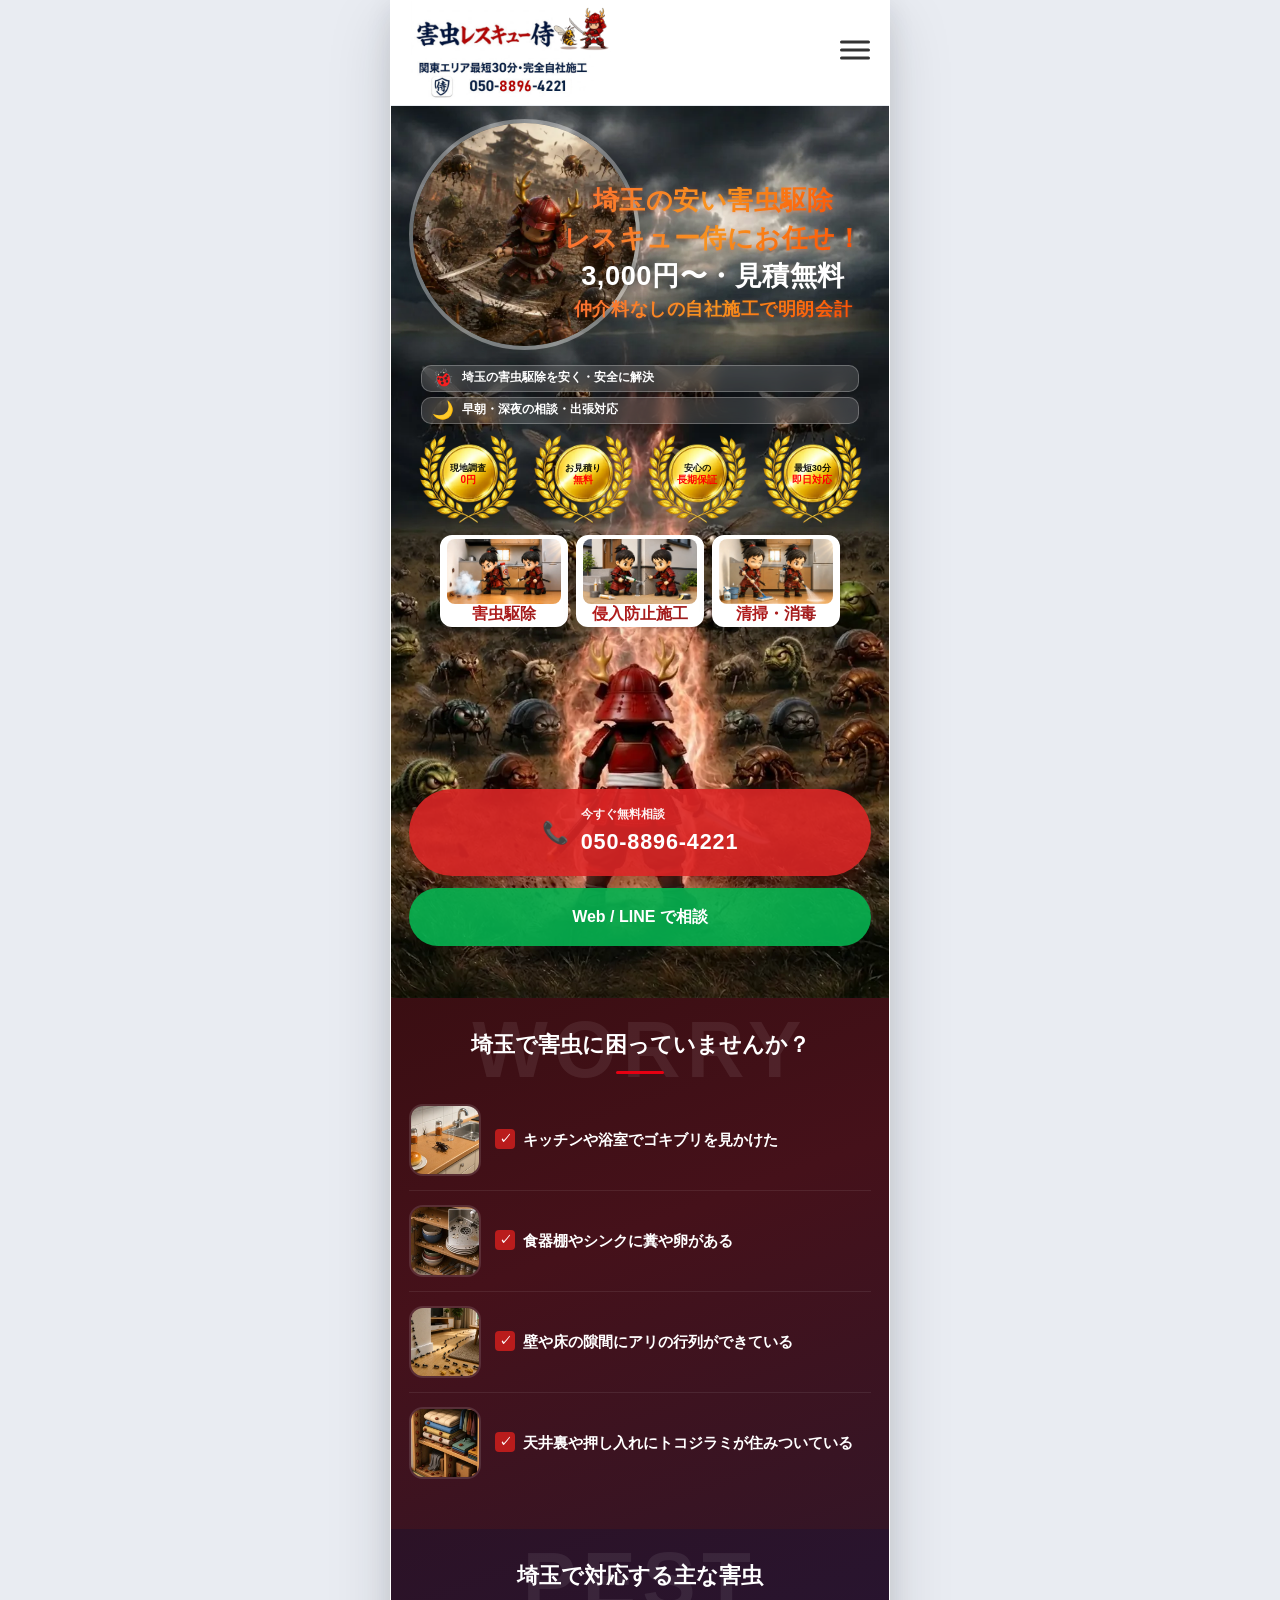
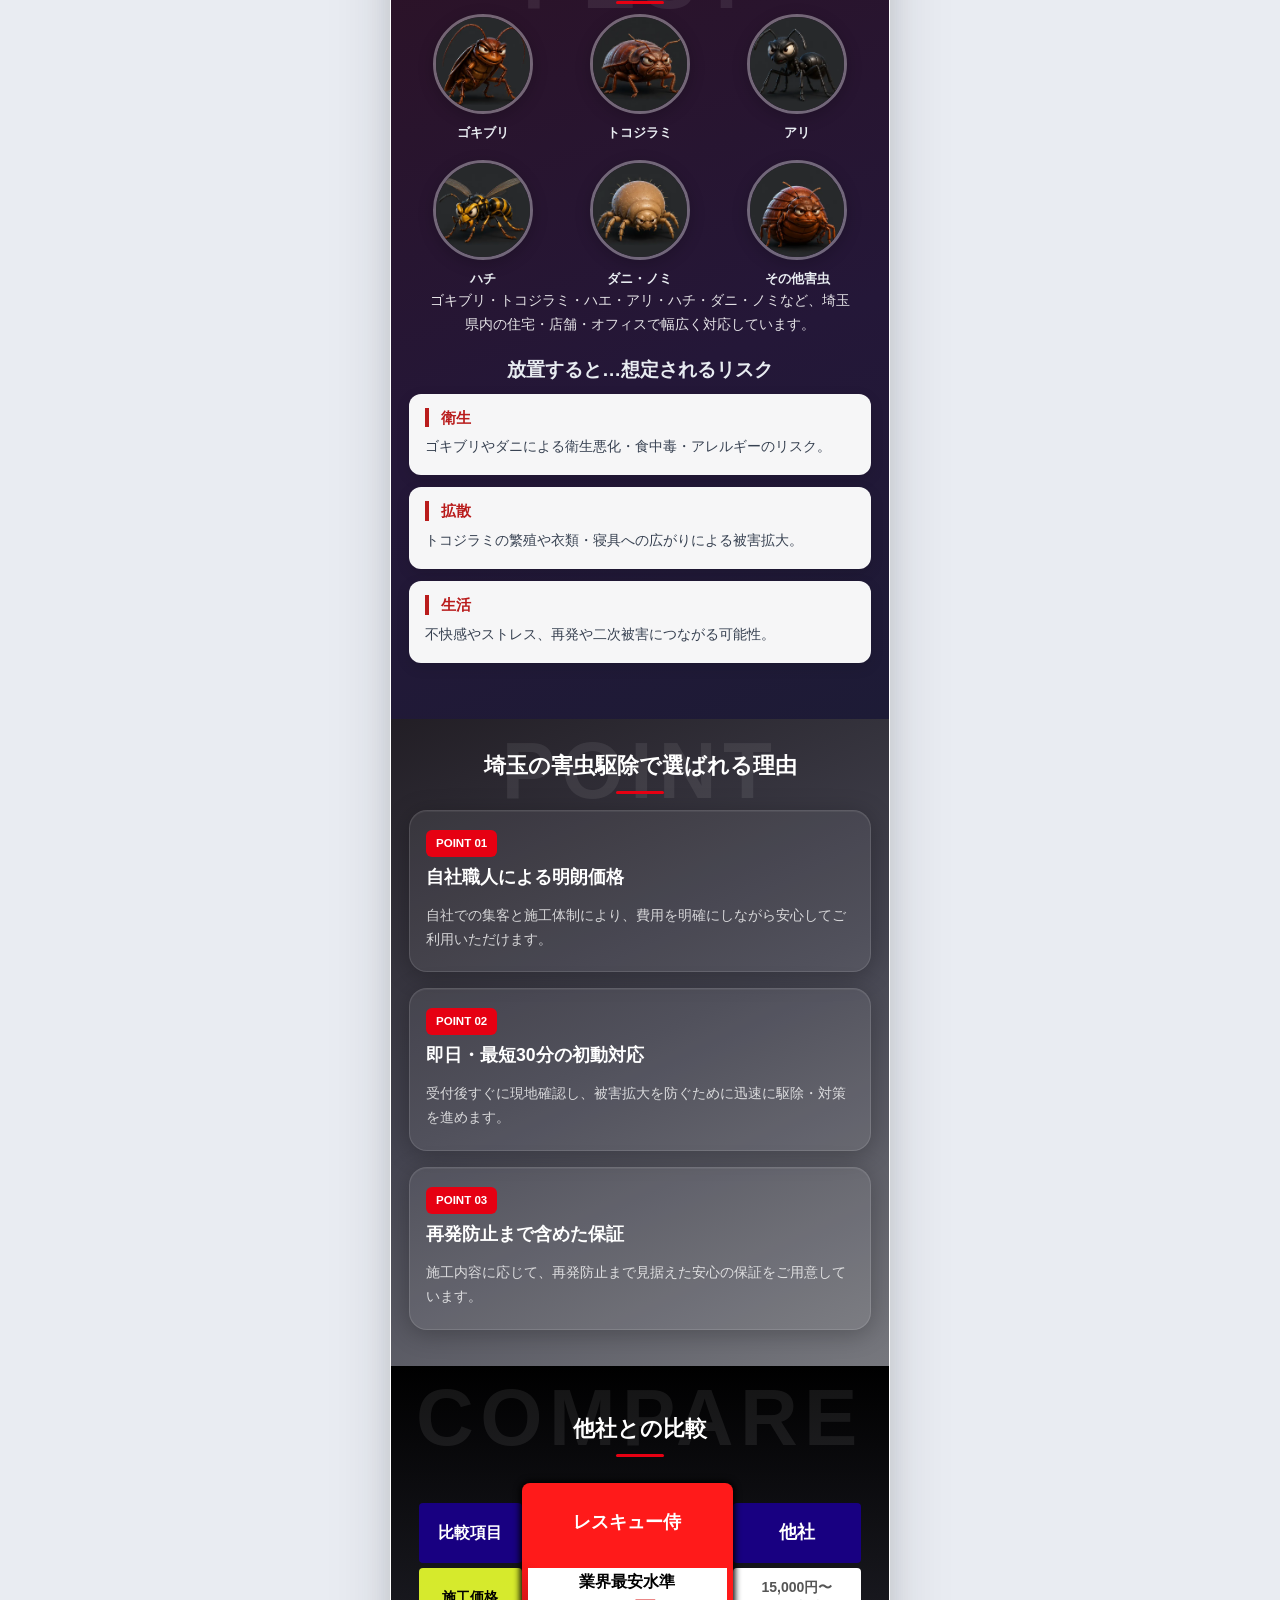
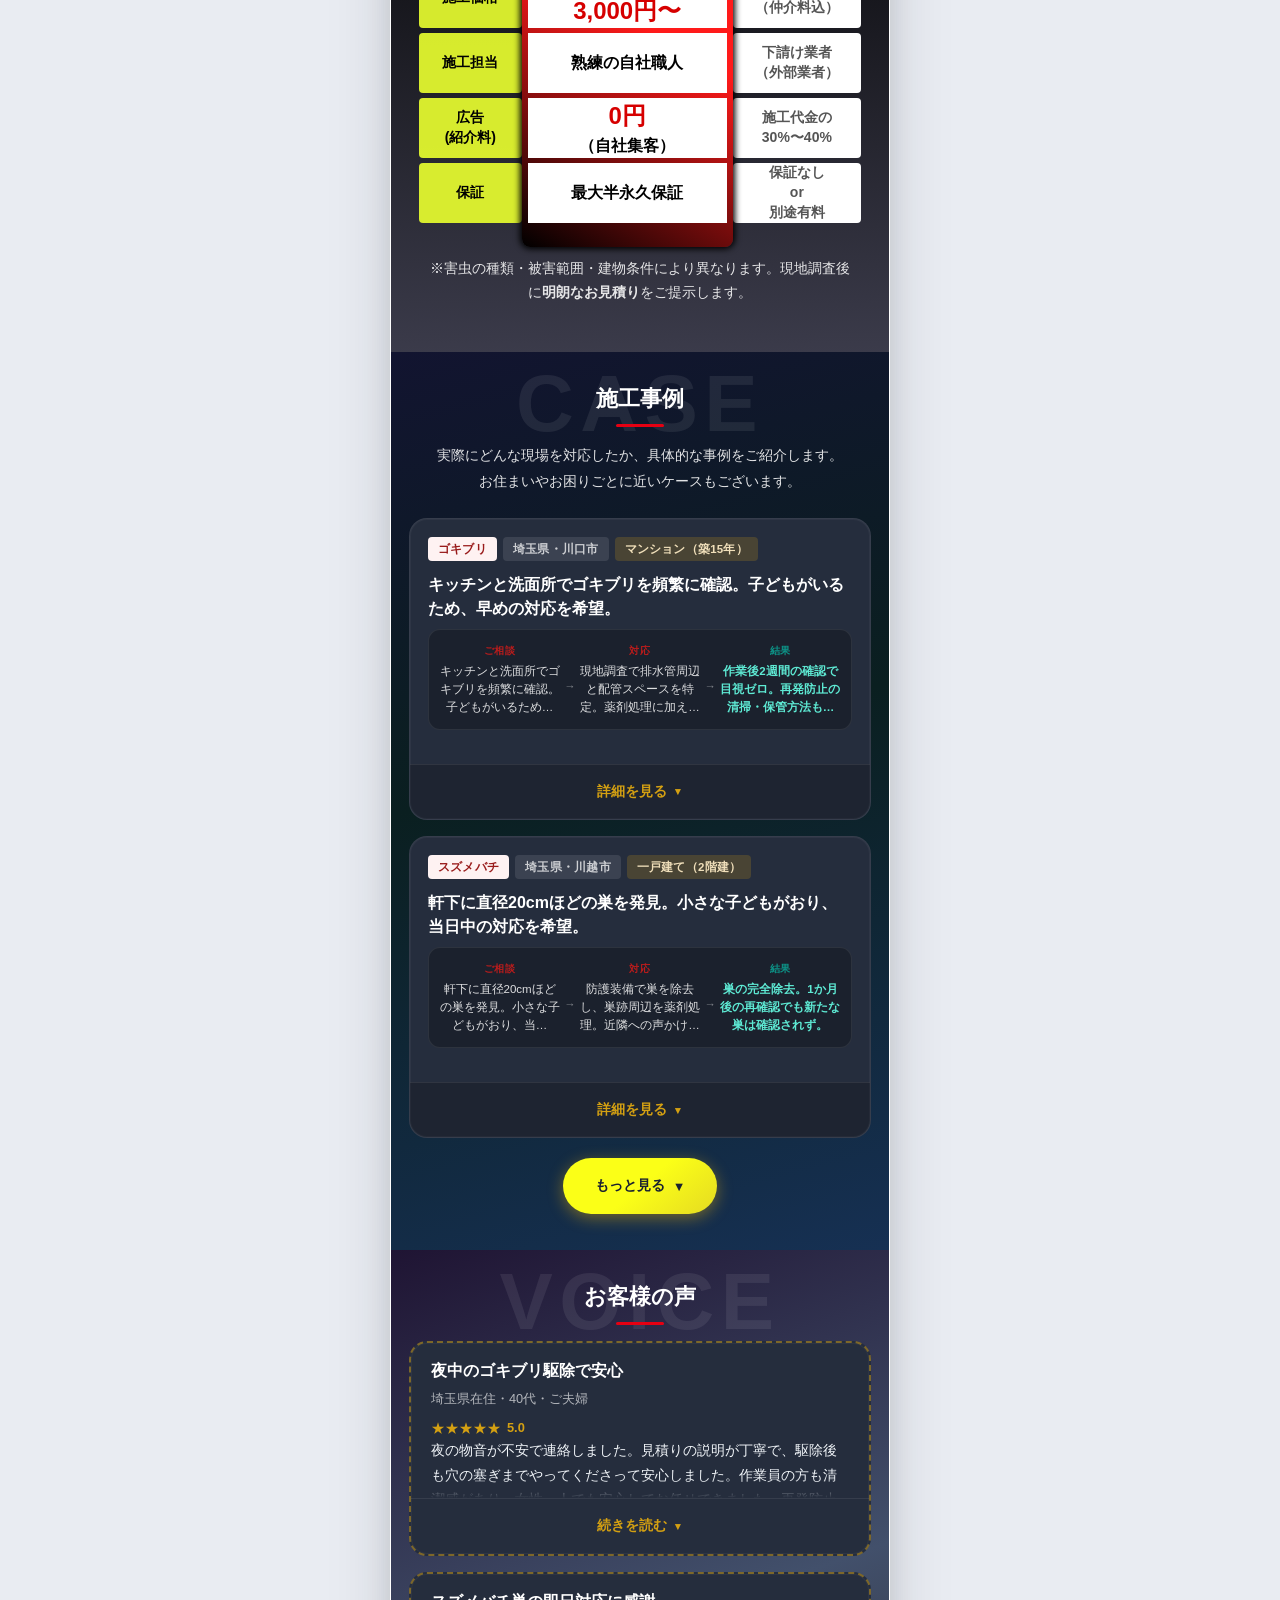
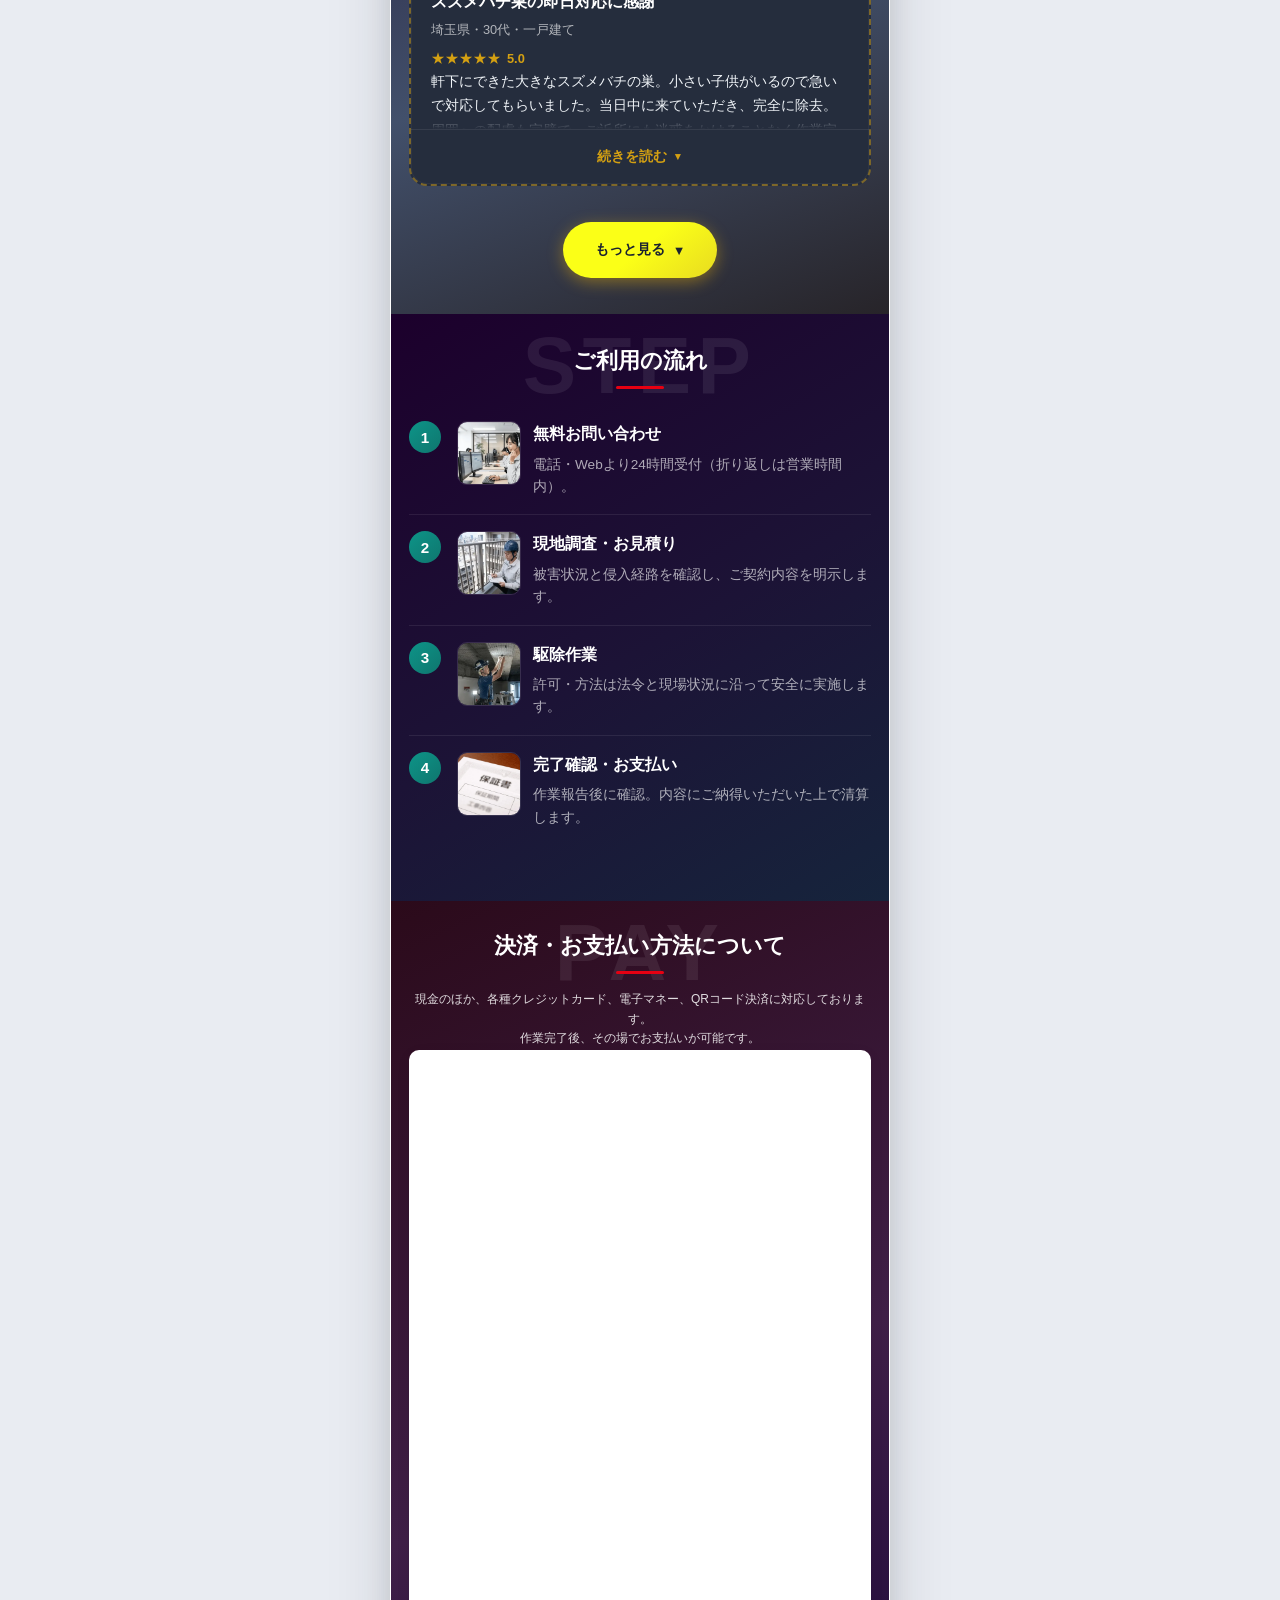
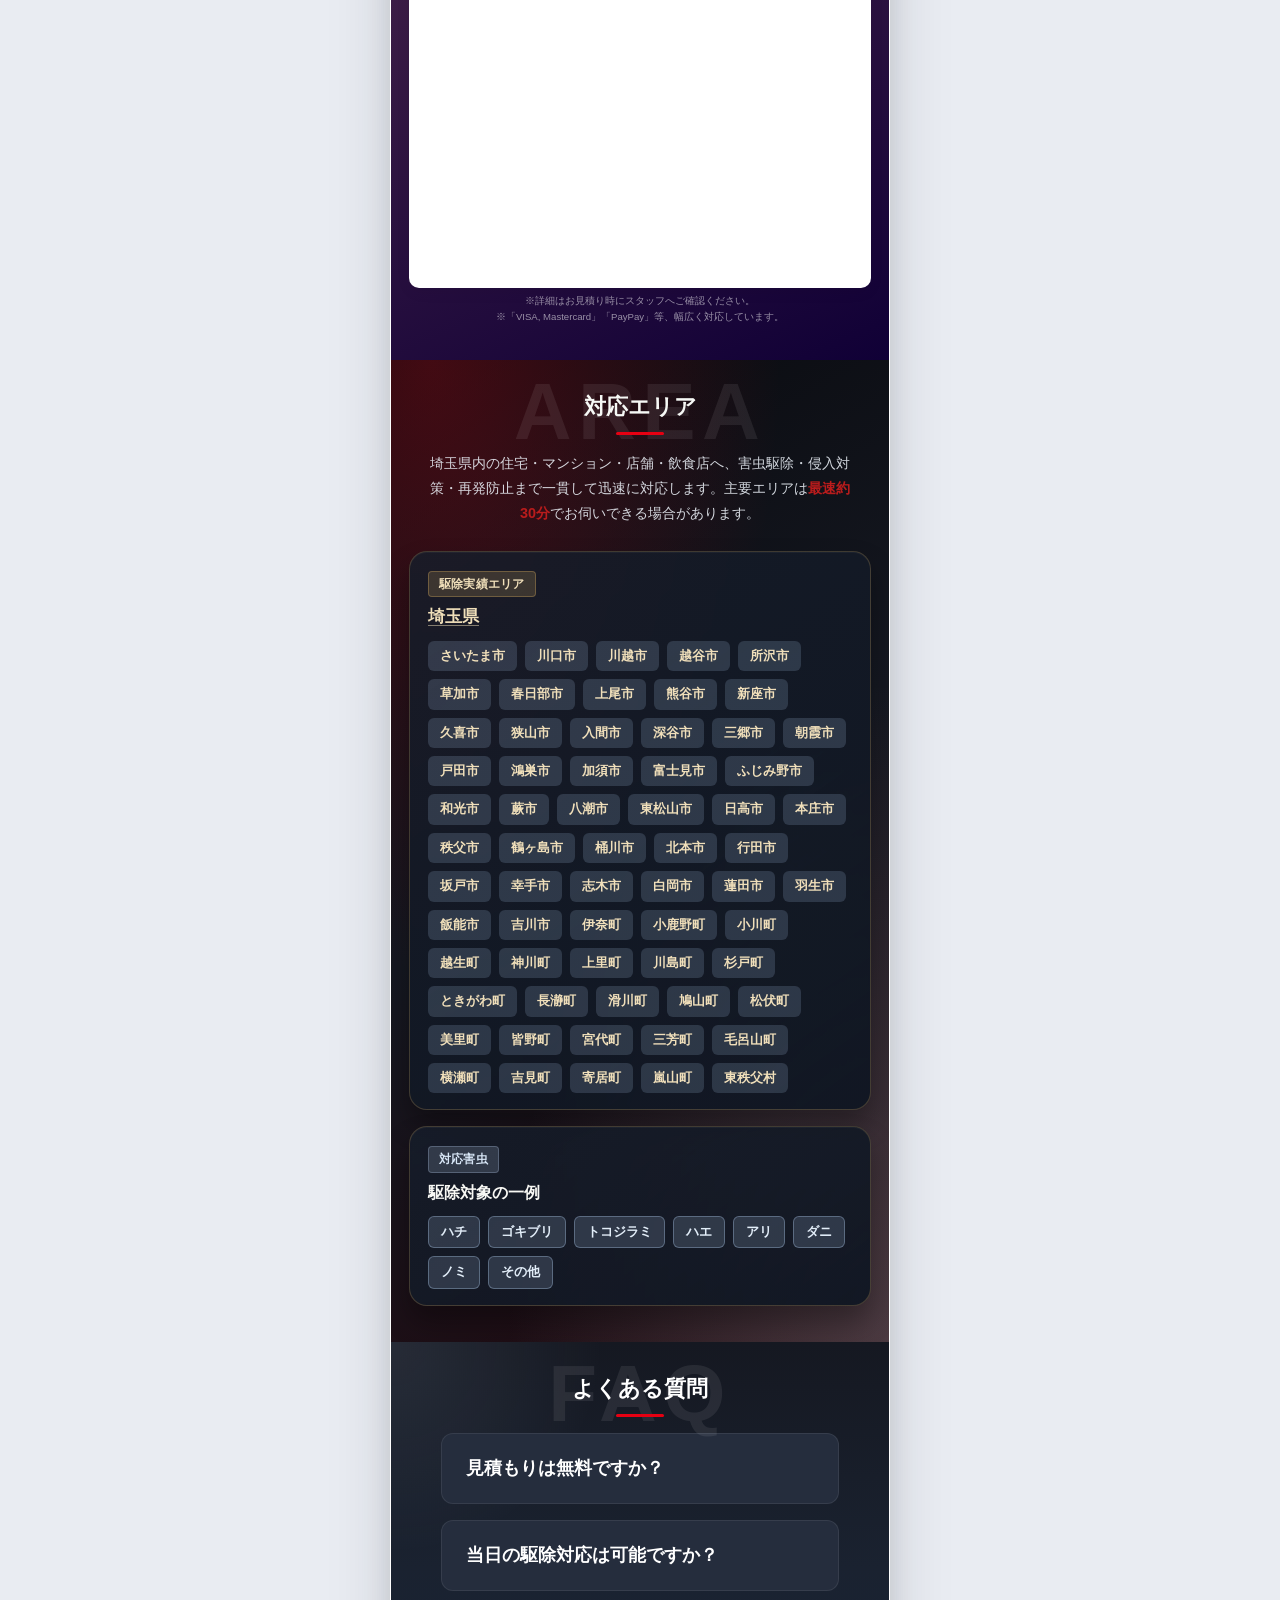
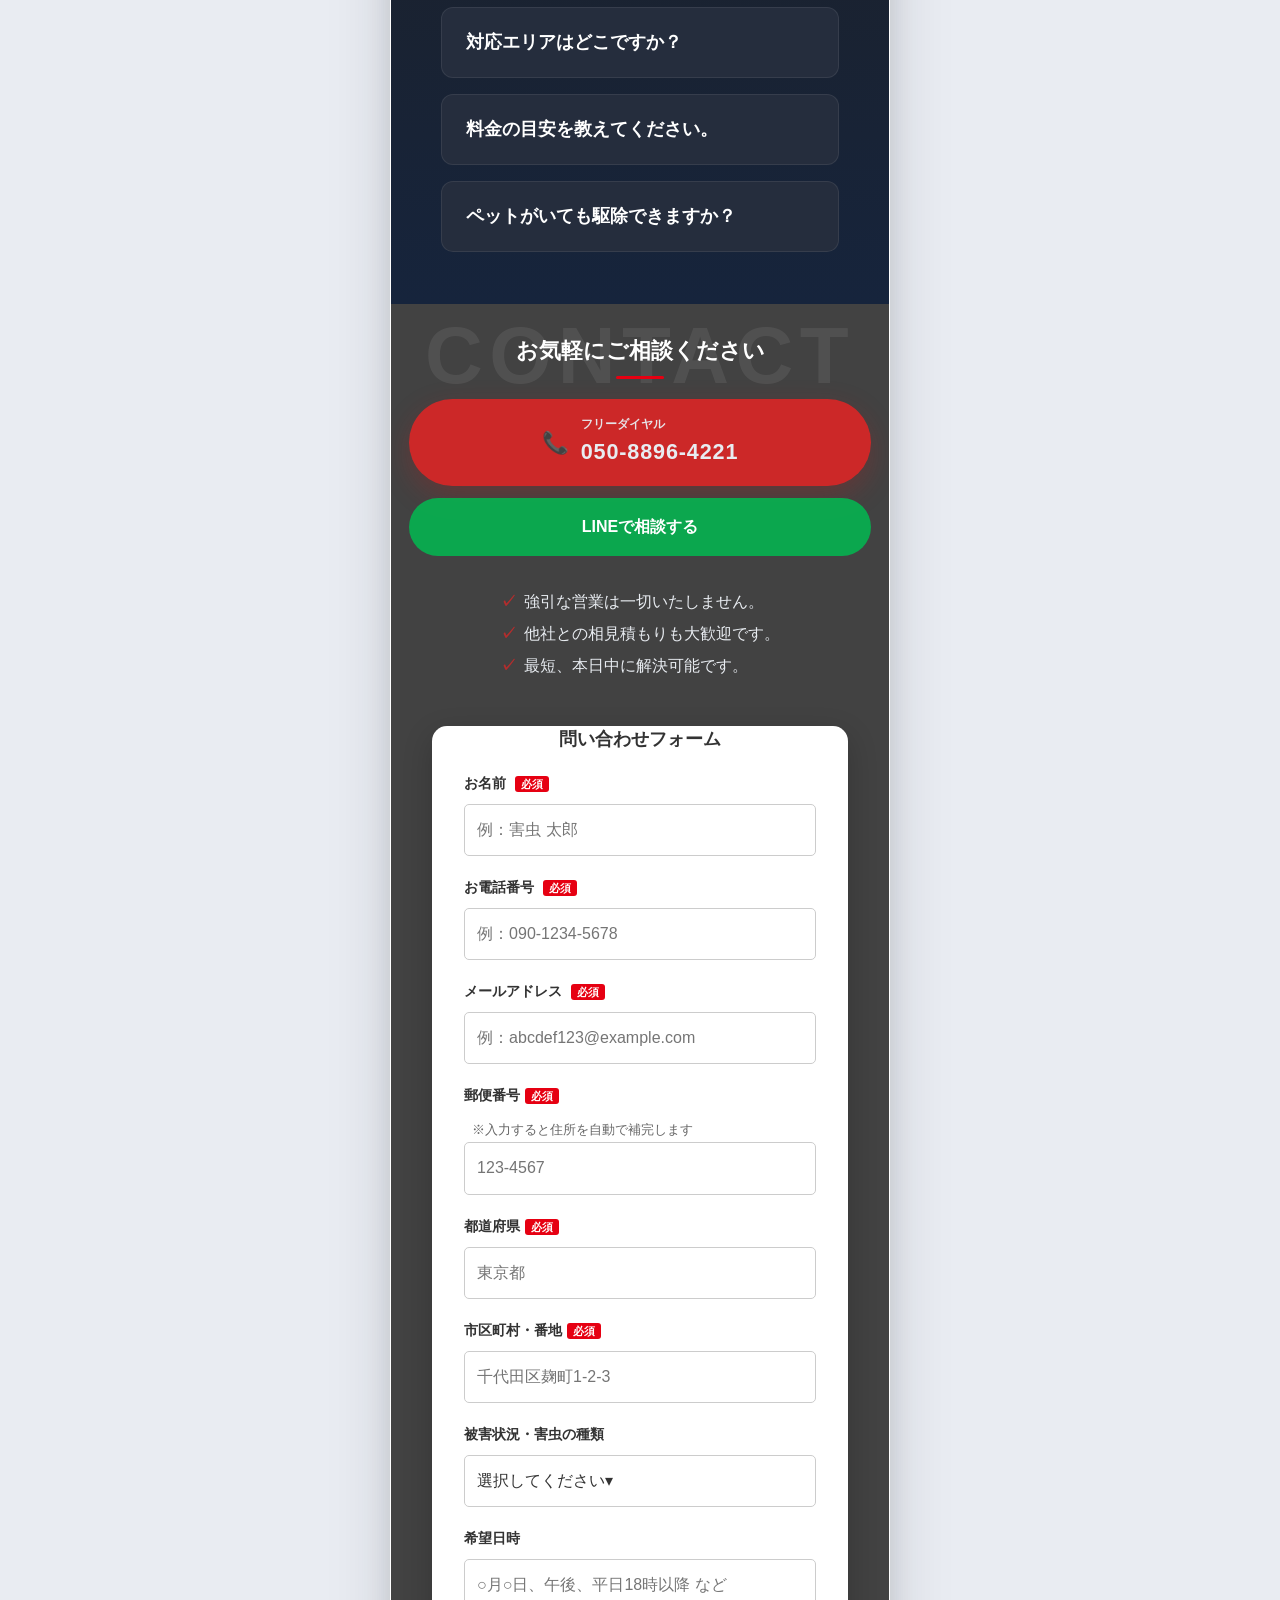
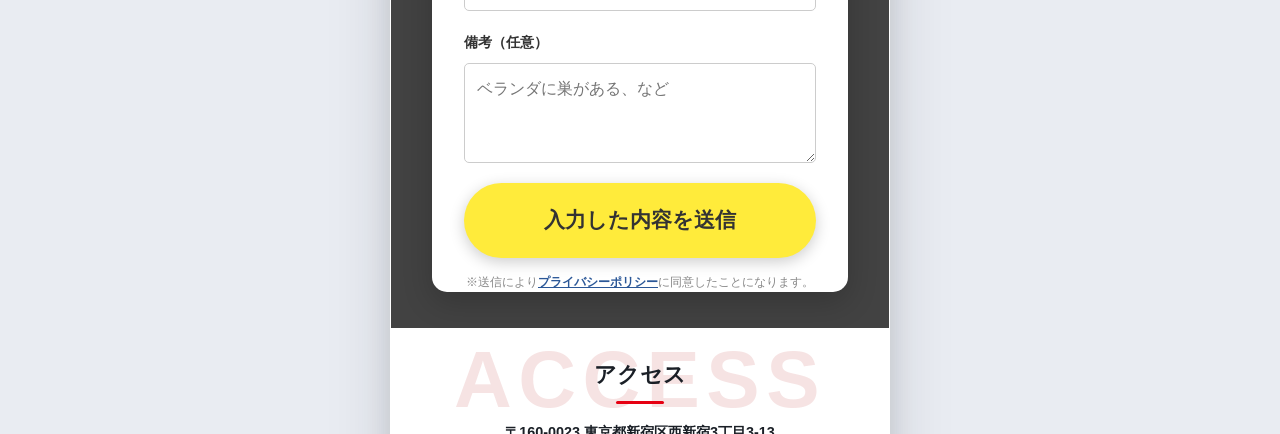
<file: area/saitama/index.html>
<!DOCTYPE html>
<html lang="ja">

<head>
  <!-- Google Tag Manager -->
    <script>(function(w,d,s,l,i){w[l]=w[l]||[];w[l].push({'gtm.start':
      new Date().getTime(),event:'gtm.js'});var f=d.getElementsByTagName(s)[0],
      j=d.createElement(s),dl=l!='dataLayer'?'&l='+l:'';j.async=true;j.src=
      'https://www.googletagmanager.com/gtm.js?id='+i+dl;f.parentNode.insertBefore(j,f);
      })(window,document,'script','dataLayer','GTM-P7HW3BTK');
    </script>
  <!-- End Google Tag Manager -->

  <meta charset="UTF-8">
  <meta name="viewport" content="width=device-width, initial-scale=1.0">
  <meta name="robots" content="index, follow, max-image-preview:large">
  <link rel="canonical" href="https://gaichu-rescue-samurai.com/area/saitama/">
  <title>埼玉の害虫駆除を安く｜3,000円〜・見積無料｜害虫レスキュー侍</title>
  <meta name="description" content="埼玉の害虫駆除を安く探している方へ。仲介料なしの自社施工で3,000円〜。ゴキブリ・トコジラミ・ハチ・ダニなど即日対応、見積0円・24時間受付。相見積もり歓迎。">
  <meta property="og:type" content="website">
  <meta property="og:title" content="埼玉の害虫駆除を安く｜3,000円〜・見積無料｜害虫レスキュー侍">
  <meta property="og:description" content="埼玉の害虫駆除を安く探している方へ。仲介料なしの自社施工で3,000円〜。ゴキブリ・トコジラミ・ハチ・ダニなど即日対応、見積0円・24時間受付。相見積もり歓迎。">
  <meta property="og:url" content="https://gaichu-rescue-samurai.com/area/saitama/">
  <meta property="og:image" content="https://gaichu-rescue-samurai.com/images/og-image.webp">
  <meta property="og:site_name" content="害虫レスキュー侍">
  <meta property="og:locale" content="ja_JP">
  <meta name="twitter:card" content="summary_large_image">
  <meta name="twitter:title" content="埼玉の害虫駆除を安く｜3,000円〜・見積無料｜害虫レスキュー侍">
  <meta name="twitter:description"
    content="埼玉の害虫駆除を安く探している方へ。仲介料なしの自社施工で3,000円〜。ゴキブリ・トコジラミ・ハチ・ダニなど即日対応、見積0円・24時間受付。相見積もり歓迎。">
  <meta name="twitter:image" content="https://gaichu-rescue-samurai.com/images/og-image.webp">
  <meta name="format-detection" content="address=no">
  <link rel="icon" href="https://gaichu-rescue-samurai.com/images/favicon.ico?v=2.12" sizes="any">
  <link rel="icon" type="image/png" href="https://gaichu-rescue-samurai.com/images/android-chrome-192×192.png?v=2.12"
    sizes="192x192">
  <link rel="apple-touch-icon" href="https://gaichu-rescue-samurai.com/images/apple-touch-icon.png?v=2.12"
    sizes="180x180">
  <link rel="manifest" href="../../manifest.webmanifest">
  <!-- <link rel="preload" href="images/logo-title.svg?v=1.05" as="image" type="image/svg+xml"> -->
  <meta name="google-site-verification" content="OtLzrXZd5GJf2v-4jgJWr7L1rKAwX-kP7MHfYGT4nus" />

  <link rel="stylesheet" href="../../css/destyle.css">
  <!-- <link rel="stylesheet" href="../../css/style.css?ver=1.88"> -->
  <link rel="stylesheet" href="../../css/style-min.css?ver=1.89">

  <script type="application/ld+json">
{
  "@context": "https://schema.org",
  "@graph": [
    {
      "@type": "WebPage",
      "@id": "https://gaichu-rescue-samurai.com/area/saitama/#webpage",
      "url": "https://gaichu-rescue-samurai.com/area/saitama/",
      "name": "害虫駆除・害虫対策は害虫レスキュー侍｜最短即日・見積無料",
      "description": "東京・神奈川・埼玉・千葉の害虫駆除なら害虫レスキュー侍。ゴキブリ・トコジラミ・ダニ・ノミなど即日対応、見積0円・24時間受付。自社職人・明朗会計・最大半永久保証。お電話・Webで無料相談。",
      "inLanguage": "ja-JP",
      "isPartOf": {
        "@type": "WebSite",
        "@id": "https://gaichu-rescue-samurai.com/#website",
        "name": "害虫レスキュー侍",
        "url": "https://gaichu-rescue-samurai.com/"
      },
      "breadcrumb": { "@id": "https://gaichu-rescue-samurai.com/area/saitama/#breadcrumb" },
      "mainEntity": { "@id": "https://gaichu-rescue-samurai.com/area/saitama/#faq" }
    },
    {
      "@type": "BreadcrumbList",
      "@id": "https://gaichu-rescue-samurai.com/area/saitama/#breadcrumb",
      "itemListElement": [
        {
          "@type": "ListItem",
          "position": 1,
          "name": "トップ",
          "item": "https://gaichu-rescue-samurai.com/"
        },
        {
          "@type": "ListItem",
          "position": 2,
          "name": "埼玉県の害虫駆除",
          "item": "https://gaichu-rescue-samurai.com/area/saitama/"
        }
      ]
    },
    {
      "@type": "FAQPage",
      "@id": "https://gaichu-rescue-samurai.com/#faq",
      "mainEntity": [
        {
          "@type": "Question",
          "name": "見積もりは無料ですか？",
          "acceptedAnswer": {
            "@type": "Answer",
            "text": "はい。現地調査・お見積りは0円です。作業内容と料金を事前に明示し、ご納得いただいてから施工します。"
          }
        },
        {
          "@type": "Question",
          "name": "当日の駆除対応は可能ですか？",
          "acceptedAnswer": {
            "@type": "Answer",
            "text": "はい。お電話・Web受付後、最短で当日お伺いできる場合があります（エリア・日程により変動）。"
          }
        },
        {
          "@type": "Question",
          "name": "対応エリアはどこですか？",
          "acceptedAnswer": {
            "@type": "Answer",
            "text": "東京都・神奈川県・埼玉県・千葉県を中心に首都圏で対応しています。"
          }
        },
        {
          "@type": "Question",
          "name": "料金の目安を教えてください。",
          "acceptedAnswer": {
            "@type": "Answer",
            "text": "害虫の種類・被害範囲により異なりますが、施工は3,000円〜行っています。料金の目安・他社比較もご覧ください。"
          }
        },
        {
          "@type": "Question",
          "name": "ペットがいても駆除できますか？",
          "acceptedAnswer": {
            "@type": "Answer",
            "text": "はい。ペットの種類や体調に配慮した薬剤選定が可能です。事前にご相談ください。"
          }
        }
      ]
    }
  ]
}
</script>
  <script type="application/ld+json">
{
  "@context": "https://schema.org",
  "@type": "LocalBusiness",
  "name": "害虫レスキュー侍",
  "image": "https://gaichu-rescue-samurai.com/images/og-image.webp",
  "url": "https://gaichu-rescue-samurai.com/area/saitama/",
  "telephone": "+81-50-8896-4221",
  "priceRange": "JPY 3,000+",
  "address": {
    "@type": "PostalAddress",
    "streetAddress": "西新宿3-3-13 西新宿水間ビル6F",
    "addressLocality": "新宿区",
    "addressRegion": "東京都",
    "postalCode": "160-0023",
    "addressCountry": "JP"
  },
  "geo": {
    "@type": "GeoCoordinates",
    "latitude": 35.685883,
    "longitude": 139.692841
  },
  "serviceType": "害虫駆除・害虫対策・糞の清掃、消毒・巣の撤去",
  "areaServed": [
  { "@type": "State", "name": "埼玉県" },
  { "@type": "City", "name": "さいたま市" }, 
  { "@type": "City", "name": "川口市" }, 
  { "@type": "City", "name": "川越市" },
  { "@type": "City", "name": "越谷市" }, 
  { "@type": "City", "name": "所沢市" },
  { "@type": "City", "name": "草加市" }, 
  { "@type": "City", "name": "春日部市" },
  { "@type": "City", "name": "上尾市" }, 
  { "@type": "City", "name": "熊谷市" },
  { "@type": "City", "name": "新座市" }, 
  { "@type": "City", "name": "狭山市" },
  { "@type": "City", "name": "久喜市" }, 
  { "@type": "City", "name": "入間市" },
  { "@type": "City", "name": "深谷市" }, 
  { "@type": "City", "name": "三郷市" },
  { "@type": "City", "name": "朝霞市" }, 
  { "@type": "City", "name": "戸田市" },
  { "@type": "City", "name": "鴻巣市" }, 
  { "@type": "City", "name": "ふじみ野市" },
  { "@type": "City", "name": "坂戸市" }, 
  { "@type": "City", "name": "東松山市" }
  ],
  "openingHoursSpecification": [
    {
      "@type": "OpeningHoursSpecification",
      "dayOfWeek": ["Monday", "Tuesday", "Wednesday", "Thursday", "Friday", "Saturday", "Sunday"],
      "opens": "00:00",
      "closes": "23:59"
    }
  ],
  "review": [
    {
      "@type": "Review",
      "author": { "@type": "Person", "name": "S.K 様" },
      "reviewBody": "夜の物音が不安で連絡しました。見積りの説明が丁寧で、駆除後も穴の塞ぎまでやってくださって安心しました。作業員の方も清潔感があり、女性一人でも安心してお任せできました。再発防止のアドバイスまでいただき、本当に助かりました。",
      "reviewRating": { "@type": "Rating", "ratingValue": "5" }
    },
    {
      "@type": "Review",
      "author": { "@type": "Person", "name": "株式会社 O様" },
      "reviewBody": "店舗にダニが発生し、お客様にご迷惑をおかけする前に緊急対応をお願いしました。深夜営業後の作業にも関わらず、迅速に対応いただき翌日から通常営業できました。衛生管理のアドバイスも的確で、今では定期メンテナンスもお願いしています。",
      "reviewRating": { "@type": "Rating", "ratingValue": "5" }
    },
    {
      "@type": "Review",
      "author": { "@type": "Person", "name": "T.M 様" },
      "reviewBody": "軒下にできた大きなスズメバチの巣。小さい子供がいるので急いで対応してもらいました。当日中に来ていただき、完全に除去。周囲への配慮も完璧で、ご近所にも迷惑をかけることなく作業完了。プロの技術力に感動です。",
      "reviewRating": { "@type": "Rating", "ratingValue": "5" }
    }
  ],
  "aggregateRating": {
    "@type": "AggregateRating",
    "ratingValue": "5.0",
    "reviewCount": "3",
    "bestRating": "5"
  }
}
</script>
</head>

<body>
  <!-- Google Tag Manager (noscript) -->
    <noscript><iframe src="https://www.googletagmanager.com/ns.html?id=GTM-P7HW3BTK"
      height="0" width="0" style="display:none;visibility:hidden">
    </iframe></noscript>
  <!-- End Google Tag Manager (noscript) -->

  <div class="page-shell">
    <header class="site-header">
      <div class="header-logo-area">
        <div class="logo">
          <a href="/" class="logo-main-link">
            <img src="../../images/logo-title.svg?v=1.05" alt="害虫レスキュー侍｜埼玉の害虫駆除・害虫対策（ゴキブリ・トコジラミ・ダニ・ノミ等）" width="500"
              height="136" fetchpriority="high">
          </a>

          <a href="tel:050-8896-4221" class="logo-tel-link">
            <img src="../../images/logo-subtitle.svg?v=1.05" alt="050-8896-4221に電話する" width="500" height="136"
              loading="eager" decoding="async">
          </a>
        </div>
      </div>
    </header>

    <button class="menu-btn" id="menu-btn" aria-label="メニューを開く" type="button">
      <span></span><span></span><span></span>
    </button>

    <div class="nav-overlay" id="nav-overlay"></div>
    <nav class="sp-nav" id="sp-nav" aria-label="モバイルメニュー">
      <ul>
        <li><a href="#top">トップ</a></li>
        <li class="has-child">
          <a class="parent-link" href="#area-map">対応地域</a>
          <ul class="sub-menu">
            <li><a href="https://gaichu-rescue-samurai.com/area/tokyo/">東京都</a></li>
            <li><a href="https://gaichu-rescue-samurai.com/area/kanagawa/">神奈川県</a></li>
            <li><a href="https://gaichu-rescue-samurai.com/area/saitama/">埼玉県</a></li>
            <li><a href="https://gaichu-rescue-samurai.com/area/chiba/">千葉県</a></li>
          </ul>
        </li>
        <li class="has-child">
          <a class="parent-link" href="#pests">害虫の種類</a>
          <ul class="sub-menu">
            <li><a href="https://gaichu-rescue-samurai.com/gaichu/gokiburi/">ゴキブリ対策</a></li>
            <li><a href="https://gaichu-rescue-samurai.com/gaichu/tokojirami/">トコジラミ対策</a></li>
            <li><a href="https://gaichu-rescue-samurai.com/gaichu/hae/">ハエ対策</a></li>
            <li><a href="#pests">アリ対策</a></li>
            <li><a href="#pests">ハチ対策</a></li>
            <li><a href="#pests">ダニ・ノミ対策</a></li>
            <li><a href="#pests">その他害虫対策</a></li>
          </ul>
        </li>
        <li><a href="#onayami">お困りごと</a></li>
        <li><a href="#case-studies">施工事例</a></li>
        <li><a href="#voices">お客様の声</a></li>
        <li><a href="#comparison">選ばれる理由</a></li>
        <li><a href="#faq">よくある質問</a></li>
        <li><a href="https://gaichu-rescue-samurai.com/company/">会社情報</a></li>
        <li><a href="#contact-form" class="sp-nav-cta">お問い合わせフォーム</a></li>
      </ul>
    </nav>

    <main id="top">
      <section class="hero" aria-labelledby="hero-heading">
        <div class="hero__visual">
          <img class="hero__bg" src="../../images/hero-banner-sp.webp" alt="" loading="eager" decoding="async"
            aria-hidden="true">
          <div class="hero__visual-inner">
            <div class="hero__top">
              <div class="hero__img hero__img--actual">
                <img src="../../images/gaichu-main.webp" alt="害虫駆除のイメージ - ゴキブリやダニなど" width="300" height="300"
                  loading="eager" decoding="async">
              </div>
              <h1 id="hero-heading" class="hero-title">
                <span class="hero-title-line hero-title-line--pest">埼玉の安い害虫駆除</span>
                <span class="hero-title-line hero-title-line--pest">レスキュー侍にお任せ！</span>
                <span class="hero-title-line hero-title-line--urgent">3,000円〜・見積無料
                </span>
                <span class="hero-title-line hero-title-line--under">仲介料なしの自社施工で明朗会計
                </span>
              </h1>
            </div>

            <div class="hero__sub-appeals">
              <div class="hero__sub-appeal hero__sub-appeal--left">
                <div class="appeal-item">
                  <span class="appeal-icon">🐞</span>
                  <span class="appeal-text">埼玉の害虫駆除を安く・安全に解決</span>
                </div>
              </div>
              <div class="hero__sub-appeal hero__sub-appeal--right">
                <div class="appeal-item">
                  <span class="appeal-icon">🌙</span>
                  <span class="appeal-text">早朝・深夜の相談・出張対応</span>
                </div>
              </div>
            </div>

            <div class="hero__merit-circles">
              <div class="merit-circle">
                <div class="circle-content">
                  <span class="merit-main">現地調査</span>
                  <span class="merit-price">0円</span>
                </div>
              </div>
              <div class="merit-circle">
                <div class="circle-content">
                  <span class="merit-main">お見積り</span>
                  <span class="merit-price">無料</span>
                </div>
              </div>
              <div class="merit-circle">
                <div class="circle-content">
                  <span class="merit-main">安心の</span>
                  <span class="merit-price">長期保証</span>
                </div>
              </div>
              <div class="merit-circle">
                <div class="circle-content">
                  <span class="merit-main">最短30分</span>
                  <span class="merit-price">即日対応</span>
                </div>
              </div>
            </div>

            <section class="hero__service-intro">
              <div class="service-intro-grid">
                <div class="service-intro-item">
                  <div class="service-intro-image">
                    <img src="../../images/pest.webp" width="120" height="120" alt="害虫駆除サービスのイメージ" loading="lazy"
                      decoding="async">
                  </div>
                  <h3 class="service-intro-title">害虫駆除</h3>
                </div>
                <div class="service-intro-item">
                  <div class="service-intro-image">
                    <img src="../../images/defense.webp" width="120" height="120" alt="害虫駆除サービスのイメージ" loading="lazy"
                      decoding="async">
                  </div>
                  <h3 class="service-intro-title">侵入防止施工</h3>
                </div>
                <div class="service-intro-item">
                  <div class="service-intro-image">
                    <img src="../../images/clean.webp" width="120" height="120" alt="害虫駆除サービスのイメージ" loading="lazy"
                      decoding="async">
                  </div>
                  <h3 class="service-intro-title">清掃・消毒</h3>
                </div>
              </div>
            </section>

            <div class="hero__cta" role="group" aria-label="お問い合わせ">
              <a class="btn btn--primary pulse" href="tel:050-8896-4221">
                <span class="btn__icon" aria-hidden="true">📞</span>
                <span class="btn__label">
                  <span class="btn__sub">今すぐ無料相談</span>
                  <span class="btn__tel">050-8896-4221</span>
                </span>
              </a>
              <a class="btn btn--line pulse" href="#contact-form">Web / LINE で相談</a>
            </div>
          </div>
        </div>
      </section>

      <section id="onayami" class="section section--sample" aria-labelledby="worries-heading">
        <p class="section__watermark section__watermark--light" aria-hidden="true">WORRY</p>
        <h2 id="worries-heading" class="section__title section__title--light">埼玉で害虫に困っていませんか？</h2>
        <ul class="worry-list">
          <li>
            <img class="worry-list__thumb" src="../../images/kittin.webp" width="80" height="80"
              alt="キッチンでゴキブリを見かけた様子のイメージ" loading="lazy" decoding="async">
            <span class="check">キッチンや浴室でゴキブリを見かけた</span>
          </li>
          <li>
            <img class="worry-list__thumb" src="../../images/fungai.webp" width="80" height="80"
              alt="食器棚やシンクに害虫の糞や卵がある様子" loading="lazy" decoding="async">
            <span class="check">食器棚やシンクに糞や卵がある</span>
          </li>
          <li>
            <img class="worry-list__thumb" src="../../images/ari-gyouretu.webp" width="80" height="80"
              alt="壁や床の隙間にアリの行列" loading="lazy" decoding="async">
            <span class="check">壁や床の隙間にアリの行列ができている</span>
          </li>
          <li>
            <img class="worry-list__thumb" src="../../images/osiire.webp" width="80" height="80"
              alt="天井裏や押し入れのトコジラミのイメージ" loading="lazy" decoding="async">
            <span class="check">天井裏や押し入れにトコジラミが住みついている</span>
          </li>
        </ul>
      </section>

      <section id="pests" class="section section--dark pests-gallery" aria-labelledby="pests-heading">
        <p class="section__watermark section__watermark--light" aria-hidden="true">PEST</p>
        <h2 id="pests-heading" class="section__title section__title--light">埼玉で対応する主な害虫</h2>

        <ul class="pest-grid">
          <li>
            <div class="pest-grid__circle">
              <img src="../../images/gokiburi.webp" width="120" height="120" alt="ゴキブリ" loading="lazy" decoding="async">
            </div>
            <span><a href="https://gaichu-rescue-samurai.com/gaichu/gokiburi/">ゴキブリ</a></span>
          </li>
          <li>
            <div class="pest-grid__circle">
              <img src="../../images/tokojirami.webp" width="120" height="120" alt="トコジラミ" loading="lazy"
                decoding="async">
            </div>
            <span><a href="https://gaichu-rescue-samurai.com/gaichu/tokojirami/">トコジラミ</a></span>
          </li>
          <li>
            <div class="pest-grid__circle">
              <img src="../../images/ari.webp" width="120" height="120" alt="アリ" loading="lazy" decoding="async">
            </div>
            <span>アリ</span>
          </li>
          <li>
            <div class="pest-grid__circle">
              <img src="../../images/hachi.webp" width="120" height="120" alt="ハチ" loading="lazy" decoding="async">
            </div>
            <span>ハチ</span>
          </li>
          <li>
            <div class="pest-grid__circle">
              <img src="../../images/dani.webp" width="120" height="120" alt="ダニ・ノミ" loading="lazy" decoding="async">
            </div>
            <span>ダニ・ノミ</span>
          </li>
          <li>
            <div class="pest-grid__circle">
              <img src="../../images/sonota.webp" width="120" height="120" alt="その他害虫" loading="lazy" decoding="async">
            </div>
            <span>その他害虫</span>
          </li>

        </ul>
        <p class="section__lead section__lead--light">ゴキブリ・トコジラミ・ハエ・アリ・ハチ・ダニ・ノミなど、埼玉県内の住宅・店舗・オフィスで幅広く対応しています。</p>
        <h2 class="title-risk">放置すると…想定されるリスク</h2>
        <ul class="risk-list">
          <li class="risk-card">
            <p class="risk-card__label">衛生</p>
            <p class="risk-card__text">ゴキブリやダニによる衛生悪化・食中毒・アレルギーのリスク。</p>
          </li>
          <li class="risk-card">
            <p class="risk-card__label">拡散</p>
            <p class="risk-card__text">トコジラミの繁殖や衣類・寝具への広がりによる被害拡大。</p>
          </li>
          <li class="risk-card">
            <p class="risk-card__label">生活</p>
            <p class="risk-card__text">不快感やストレス、再発や二次被害につながる可能性。</p>
          </li>
        </ul>
      </section>
      <section id="comparison" class="section features" aria-labelledby="features-heading">
        <p class="section__watermark" aria-hidden="true">POINT</p>
        <h2 id="features-heading" class="section__title">埼玉の害虫駆除で選ばれる理由</h2>
        <article class="feature-card">
          <p class="feature-card__label">POINT 01</p>
          <h3 class="feature-card__title">自社職人による明朗価格</h3>
          <p class="feature-card__text">自社での集客と施工体制により、費用を明確にしながら安心してご利用いただけます。</p>
        </article>
        <article class="feature-card">
          <p class="feature-card__label">POINT 02</p>
          <h3 class="feature-card__title">即日・最短30分の初動対応</h3>
          <p class="feature-card__text">受付後すぐに現地確認し、被害拡大を防ぐために迅速に駆除・対策を進めます。</p>
        </article>
        <article class="feature-card">
          <p class="feature-card__label">POINT 03</p>
          <h3 class="feature-card__title">再発防止まで含めた保証</h3>
          <p class="feature-card__text">施工内容に応じて、再発防止まで見据えた安心の保証をご用意しています。</p>
        </article>
      </section>
      <section id="compare-table" class="section compare compare--ref" aria-labelledby="compare-heading">
        <p class="section__watermark section__watermark--light" aria-hidden="true">COMPARE</p>
        <h2 id="compare-heading" class="section__title section__title--light">他社との比較</h2>
        <div class="comparison-table" aria-hidden="true">
          <div class="column col-yellow">
            <div class="cell header-gray-label">比較項目</div>
            <div class="cell item-label">施工価格</div>
            <div class="cell item-label">施工担当</div>
            <div class="cell item-label">広告<br>(紹介料)</div>
            <div class="cell item-label">保証</div>
          </div>

          <div class="column col-red">
            <div class="cell header-red">
              レスキュー侍
            </div>
            <div class="cell content-white">
              <span class="text-sub">業界最安水準</span>
              <span class="text-main">3,000円〜</span>
            </div>
            <div class="cell content-white">
              <span class="text-sub">熟練の自社職人</span>
            </div>
            <div class="cell content-white">
              <span class="text-main">0円<br><span class="text-sub">（自社集客）</span></span>
            </div>
            <div class="cell content-white">
              <span class="text-sub">最大半永久保証</span>
            </div>
          </div>

          <div class="column col-gray">
            <div class="cell header-gray">他社</div>
            <div class="cell content-gray">15,000円〜<br>（仲介料込）</div>
            <div class="cell content-gray">下請け業者<br>（外部業者）</div>
            <div class="cell content-gray">施工代金の<br>30%〜40%</div>
            <div class="cell content-gray">保証なし<br>or<br>別途有料</div>
          </div>
        </div>
        <p class="section__lead section__lead--light">※害虫の種類・被害範囲・建物条件により異なります。現地調査後に<strong>明朗なお見積り</strong>をご提示します。
        </p>
      </section>

      <section id="case-studies" class="section section--dark section--dark-band cases" aria-labelledby="cases-heading">
        <p class="section__watermark section__watermark--light" aria-hidden="true">CASE</p>
        <h2 id="cases-heading" class="section__title section__title--light">施工事例</h2>
        <p class="section__lead section__lead--light cases__lead">
          実際にどんな現場を対応したか、具体的な事例をご紹介します。<br>お住まいやお困りごとに近いケースもございます。</p>
        <div class="case-list" id="case-list" role="list">
          <article class="case-card" role="listitem" data-case-id="case-1">
            <div class="case-card__trigger" role="button" tabindex="0" aria-expanded="false"
              aria-controls="case-1-detail">
              <div class="case-card__summary">
                <div class="case-card__tags">
                  <span class="case-card__tag case-card__tag--pest">ゴキブリ</span>
                  <span class="case-card__tag case-card__tag--area">埼玉県・川口市</span>
                  <span class="case-card__tag case-card__tag--building">マンション（築15年）</span>
                </div>
                <h3 class="case-card__title">キッチンと洗面所でゴキブリを頻繁に確認。子どもがいるため、早めの対応を希望。</h3>
                <div class="case-card__flow">
                  <div class="case-card__flow-step"><span class="case-card__flow-label">ご相談</span>
                    <p class="case-card__flow-text">キッチンと洗面所でゴキブリを頻繁に確認。子どもがいるため…</p>
                  </div>
                  <span class="case-card__flow-arrow" aria-hidden="true">→</span>
                  <div class="case-card__flow-step"><span class="case-card__flow-label">対応</span>
                    <p class="case-card__flow-text">現地調査で排水管周辺と配管スペースを特定。薬剤処理に加え…</p>
                  </div>
                  <span class="case-card__flow-arrow" aria-hidden="true">→</span>
                  <div class="case-card__flow-step case-card__flow-step--result"><span
                      class="case-card__flow-label">結果</span>
                    <p class="case-card__flow-text">作業後2週間の確認で目視ゼロ。再発防止の清掃・保管方法も…</p>
                  </div>
                </div>
              </div>
            </div>
            <div id="case-1-detail" class="case-card__detail" role="region" aria-label="ゴキブリの施工詳細">
              <div class="case-card__detail-inner">
                <dl class="case-card__fields">
                  <div class="case-card__field">
                    <dt>害虫種</dt>
                    <dd>ゴキブリ</dd>
                  </div>
                  <div class="case-card__field">
                    <dt>地域</dt>
                    <dd>埼玉県・川口市</dd>
                  </div>
                  <div class="case-card__field">
                    <dt>建物種別</dt>
                    <dd>マンション（築15年）</dd>
                  </div>
                  <div class="case-card__field">
                    <dt>ご相談</dt>
                    <dd>キッチンと洗面所でゴキブリを頻繁に確認。子どもがいるため、早めの対応を希望。</dd>
                  </div>
                  <div class="case-card__field">
                    <dt>対応内容</dt>
                    <dd>現地調査で排水管周辺と配管スペースを特定。薬剤処理に加え、侵入経路の目地補修とベイト設置を実施。</dd>
                  </div>
                  <div class="case-card__field">
                    <dt>作業時間</dt>
                    <dd>約2時間（調査30分＋作業90分）</dd>
                  </div>
                  <div class="case-card__field">
                    <dt>施工結果</dt>
                    <dd>作業後2週間の確認で目視ゼロ。再発防止の清掃・保管方法もアドバイス。</dd>
                  </div>
                </dl>
                <blockquote class="case-card__comment">
                  <span class="case-card__comment-label">お客様コメント</span>
                  <p class="case-card__comment-text">夜中に見かけて不安でしたが、説明が丁寧で安心してお任せできました。作業後は一匹も見ていません。</p>
                </blockquote>
              </div>
            </div>
            <button type="button" class="case-card__toggle" aria-expanded="false" aria-controls="case-1-detail">
              <span class="case-card__toggle-text">詳細を見る</span>
              <span class="case-card__toggle-icon" aria-hidden="true">▼</span>
            </button>
          </article>

          <article class="case-card" role="listitem" data-case-id="case-2">
            <div class="case-card__trigger" role="button" tabindex="0" aria-expanded="false"
              aria-controls="case-2-detail">
              <div class="case-card__summary">
                <div class="case-card__tags">
                  <span class="case-card__tag case-card__tag--pest">スズメバチ</span>
                  <span class="case-card__tag case-card__tag--area">埼玉県・川越市</span>
                  <span class="case-card__tag case-card__tag--building">一戸建て（2階建）</span>
                </div>
                <h3 class="case-card__title">軒下に直径20cmほどの巣を発見。小さな子どもがおり、当日中の対応を希望。</h3>
                <div class="case-card__flow">
                  <div class="case-card__flow-step"><span class="case-card__flow-label">ご相談</span>
                    <p class="case-card__flow-text">軒下に直径20cmほどの巣を発見。小さな子どもがおり、当…</p>
                  </div>
                  <span class="case-card__flow-arrow" aria-hidden="true">→</span>
                  <div class="case-card__flow-step"><span class="case-card__flow-label">対応</span>
                    <p class="case-card__flow-text">防護装備で巣を除去し、巣跡周辺を薬剤処理。近隣への声かけ…</p>
                  </div>
                  <span class="case-card__flow-arrow" aria-hidden="true">→</span>
                  <div class="case-card__flow-step case-card__flow-step--result"><span
                      class="case-card__flow-label">結果</span>
                    <p class="case-card__flow-text">巣の完全除去。1か月後の再確認でも新たな巣は確認されず。</p>
                  </div>
                </div>
              </div>
            </div>
            <div id="case-2-detail" class="case-card__detail" role="region" aria-label="スズメバチの施工詳細">
              <div class="case-card__detail-inner">
                <dl class="case-card__fields">
                  <div class="case-card__field">
                    <dt>害虫種</dt>
                    <dd>スズメバチ</dd>
                  </div>
                  <div class="case-card__field">
                    <dt>地域</dt>
                    <dd>埼玉県・川越市</dd>
                  </div>
                  <div class="case-card__field">
                    <dt>建物種別</dt>
                    <dd>一戸建て（2階建）</dd>
                  </div>
                  <div class="case-card__field">
                    <dt>ご相談</dt>
                    <dd>軒下に直径20cmほどの巣を発見。小さな子どもがおり、当日中の対応を希望。</dd>
                  </div>
                  <div class="case-card__field">
                    <dt>対応内容</dt>
                    <dd>防護装備で巣を除去し、巣跡周辺を薬剤処理。近隣への声かけも実施し安全に作業完了。</dd>
                  </div>
                  <div class="case-card__field">
                    <dt>作業時間</dt>
                    <dd>約1.5時間</dd>
                  </div>
                  <div class="case-card__field">
                    <dt>施工結果</dt>
                    <dd>巣の完全除去。1か月後の再確認でも新たな巣は確認されず。</dd>
                  </div>
                </dl>
                <blockquote class="case-card__comment">
                  <span class="case-card__comment-label">お客様コメント</span>
                  <p class="case-card__comment-text">電話ですぐに日程が決まり、当日中に来ていただけました。近所への配慮もありがたかったです。</p>
                </blockquote>
              </div>
            </div>
            <button type="button" class="case-card__toggle" aria-expanded="false" aria-controls="case-2-detail">
              <span class="case-card__toggle-text">詳細を見る</span>
              <span class="case-card__toggle-icon" aria-hidden="true">▼</span>
            </button>
          </article>
        </div>
        <div class="case-more-content" id="case-more-content" role="list">
          <article class="case-card" role="listitem" data-case-id="case-3">
            <div class="case-card__trigger" role="button" tabindex="0" aria-expanded="false"
              aria-controls="case-3-detail">
              <div class="case-card__summary">
                <div class="case-card__tags">
                  <span class="case-card__tag case-card__tag--pest">トコジラミ</span>
                  <span class="case-card__tag case-card__tag--area">埼玉県・さいたま市</span>
                  <span class="case-card__tag case-card__tag--building">マンション（3LDK）</span>
                </div>
                <h3 class="case-card__title">寝室の壁際でトコジラミの活動を確認。他社で一時的に減ったが再発した経緯あり。</h3>
                <div class="case-card__flow">
                  <div class="case-card__flow-step"><span class="case-card__flow-label">ご相談</span>
                    <p class="case-card__flow-text">寝室の壁際でトコジラミの活動を確認。他社で一時的に減った…</p>
                  </div>
                  <span class="case-card__flow-arrow" aria-hidden="true">→</span>
                  <div class="case-card__flow-step"><span class="case-card__flow-label">対応</span>
                    <p class="case-card__flow-text">全室の目視調査と土壌サンプル確認。侵入経路の塞ぎ、土壌処…</p>
                  </div>
                  <span class="case-card__flow-arrow" aria-hidden="true">→</span>
                  <div class="case-card__flow-step case-card__flow-step--result"><span
                      class="case-card__flow-label">結果</span>
                    <p class="case-card__flow-text">作業後1か月・3か月のフォローで再発なし。管理組合への報…</p>
                  </div>
                </div>
              </div>
            </div>
            <div id="case-3-detail" class="case-card__detail" role="region" aria-label="トコジラミの施工詳細">
              <div class="case-card__detail-inner">
                <dl class="case-card__fields">
                  <div class="case-card__field">
                    <dt>害虫種</dt>
                    <dd>トコジラミ</dd>
                  </div>
                  <div class="case-card__field">
                    <dt>地域</dt>
                    <dd>埼玉県・さいたま市</dd>
                  </div>
                  <div class="case-card__field">
                    <dt>建物種別</dt>
                    <dd>マンション（3LDK）</dd>
                  </div>
                  <div class="case-card__field">
                    <dt>ご相談</dt>
                    <dd>寝室の壁際でトコジラミの活動を確認。他社で一時的に減ったが再発した経緯あり。</dd>
                  </div>
                  <div class="case-card__field">
                    <dt>対応内容</dt>
                    <dd>全室の目視調査と土壌サンプル確認。侵入経路の塞ぎ、土壌処理、湿気対策をセットで実施。</dd>
                  </div>
                  <div class="case-card__field">
                    <dt>作業時間</dt>
                    <dd>約3時間（2名体制）</dd>
                  </div>
                  <div class="case-card__field">
                    <dt>施工結果</dt>
                    <dd>作業後1か月・3か月のフォローで再発なし。管理組合への報告書も提出済み。</dd>
                  </div>
                </dl>
                <blockquote class="case-card__comment">
                  <span class="case-card__comment-label">お客様コメント</span>
                  <p class="case-card__comment-text">根本から見てもらえたのがよかったです。再発の不安がなくなり、やっと眠れるようになりました。</p>
                </blockquote>
              </div>
            </div>
            <button type="button" class="case-card__toggle" aria-expanded="false" aria-controls="case-3-detail">
              <span class="case-card__toggle-text">詳細を見る</span>
              <span class="case-card__toggle-icon" aria-hidden="true">▼</span>
            </button>
          </article>

          <article class="case-card" role="listitem" data-case-id="case-4">
            <div class="case-card__trigger" role="button" tabindex="0" aria-expanded="false"
              aria-controls="case-4-detail">
              <div class="case-card__summary">
                <div class="case-card__tags">
                  <span class="case-card__tag case-card__tag--pest">ダニ・ノミ</span>
                  <span class="case-card__tag case-card__tag--area">埼玉県・所沢市</span>
                  <span class="case-card__tag case-card__tag--building">飲食店（路面店）</span>
                </div>
                <h3 class="case-card__title">客席付近でダニを確認。営業を止めずに対応したいが、衛生面は最優先。</h3>
                <div class="case-card__flow">
                  <div class="case-card__flow-step"><span class="case-card__flow-label">ご相談</span>
                    <p class="case-card__flow-text">客席付近でダニを確認。営業を止めずに対応したいが、衛生面…</p>
                  </div>
                  <span class="case-card__flow-arrow" aria-hidden="true">→</span>
                  <div class="case-card__flow-step"><span class="case-card__flow-label">対応</span>
                    <p class="case-card__flow-text">閉店後の深夜帯に薬剤処理と清掃指導。客席・厨房・倉庫を区…</p>
                  </div>
                  <span class="case-card__flow-arrow" aria-hidden="true">→</span>
                  <div class="case-card__flow-step case-card__flow-step--result"><span
                      class="case-card__flow-label">結果</span>
                    <p class="case-card__flow-text">翌営業日から通常営業。2週間後の点検でも被害なし。定期点…</p>
                  </div>
                </div>
              </div>
            </div>
            <div id="case-4-detail" class="case-card__detail" role="region" aria-label="ダニ・ノミの施工詳細">
              <div class="case-card__detail-inner">
                <dl class="case-card__fields">
                  <div class="case-card__field">
                    <dt>害虫種</dt>
                    <dd>ダニ・ノミ</dd>
                  </div>
                  <div class="case-card__field">
                    <dt>地域</dt>
                    <dd>埼玉県・所沢市</dd>
                  </div>
                  <div class="case-card__field">
                    <dt>建物種別</dt>
                    <dd>飲食店（路面店）</dd>
                  </div>
                  <div class="case-card__field">
                    <dt>ご相談</dt>
                    <dd>客席付近でダニを確認。営業を止めずに対応したいが、衛生面は最優先。</dd>
                  </div>
                  <div class="case-card__field">
                    <dt>対応内容</dt>
                    <dd>閉店後の深夜帯に薬剤処理と清掃指導。客席・厨房・倉庫を区分して安全な薬剤を選定。</dd>
                  </div>
                  <div class="case-card__field">
                    <dt>作業時間</dt>
                    <dd>約2.5時間（深夜作業）</dd>
                  </div>
                  <div class="case-card__field">
                    <dt>施工結果</dt>
                    <dd>翌営業日から通常営業。2週間後の点検でも被害なし。定期点検契約に移行。</dd>
                  </div>
                </dl>
                <blockquote class="case-card__comment">
                  <span class="case-card__comment-label">お客様コメント</span>
                  <p class="case-card__comment-text">営業に支障が出ないよう調整してくれ、スタッフ全員が安心しました。アドバイスも実用的でした。</p>
                </blockquote>
              </div>
            </div>
            <button type="button" class="case-card__toggle" aria-expanded="false" aria-controls="case-4-detail">
              <span class="case-card__toggle-text">詳細を見る</span>
              <span class="case-card__toggle-icon" aria-hidden="true">▼</span>
            </button>
          </article>

          <article class="case-card" role="listitem" data-case-id="case-5">
            <div class="case-card__trigger" role="button" tabindex="0" aria-expanded="false"
              aria-controls="case-5-detail">
              <div class="case-card__summary">
                <div class="case-card__tags">
                  <span class="case-card__tag case-card__tag--pest">アリ</span>
                  <span class="case-card__tag case-card__tag--area">埼玉県・春日部市</span>
                  <span class="case-card__tag case-card__tag--building">戸建て（庭付き）</span>
                </div>
                <h3 class="case-card__title">リビングから庭へ続くアリの行列。ペット（猫）がいるため薬剤選定に配慮が必要。</h3>
                <div class="case-card__flow">
                  <div class="case-card__flow-step"><span class="case-card__flow-label">ご相談</span>
                    <p class="case-card__flow-text">リビングから庭へ続くアリの行列。ペット（猫）がいるため薬…</p>
                  </div>
                  <span class="case-card__flow-arrow" aria-hidden="true">→</span>
                  <div class="case-card__flow-step"><span class="case-card__flow-label">対応</span>
                    <p class="case-card__flow-text">侵入経路の特定後、ペットに配慮した低毒性薬剤で処理。巣の…</p>
                  </div>
                  <span class="case-card__flow-arrow" aria-hidden="true">→</span>
                  <div class="case-card__flow-step case-card__flow-step--result"><span
                      class="case-card__flow-label">結果</span>
                    <p class="case-card__flow-text">作業翌日から行列は消失。1週間後の再訪でも再発なし。</p>
                  </div>
                </div>
              </div>
            </div>
            <div id="case-5-detail" class="case-card__detail" role="region" aria-label="アリの施工詳細">
              <div class="case-card__detail-inner">
                <dl class="case-card__fields">
                  <div class="case-card__field">
                    <dt>害虫種</dt>
                    <dd>アリ</dd>
                  </div>
                  <div class="case-card__field">
                    <dt>地域</dt>
                    <dd>埼玉県・春日部市</dd>
                  </div>
                  <div class="case-card__field">
                    <dt>建物種別</dt>
                    <dd>戸建て（庭付き）</dd>
                  </div>
                  <div class="case-card__field">
                    <dt>ご相談</dt>
                    <dd>リビングから庭へ続くアリの行列。ペット（猫）がいるため薬剤選定に配慮が必要。</dd>
                  </div>
                  <div class="case-card__field">
                    <dt>対応内容</dt>
                    <dd>侵入経路の特定後、ペットに配慮した低毒性薬剤で処理。巣の位置推定とベイト設置を実施。</dd>
                  </div>
                  <div class="case-card__field">
                    <dt>作業時間</dt>
                    <dd>約2時間</dd>
                  </div>
                  <div class="case-card__field">
                    <dt>施工結果</dt>
                    <dd>作業翌日から行列は消失。1週間後の再訪でも再発なし。</dd>
                  </div>
                </dl>
                <blockquote class="case-card__comment">
                  <span class="case-card__comment-label">お客様コメント</span>
                  <p class="case-card__comment-text">猫への影響が心配でしたが、事前に丁寧に説明いただき安心できました。女性スタッフ対応も助かりました。</p>
                </blockquote>
              </div>
            </div>
            <button type="button" class="case-card__toggle" aria-expanded="false" aria-controls="case-5-detail">
              <span class="case-card__toggle-text">詳細を見る</span>
              <span class="case-card__toggle-icon" aria-hidden="true">▼</span>
            </button>
          </article>

          <article class="case-card" role="listitem" data-case-id="case-6">
            <div class="case-card__trigger" role="button" tabindex="0" aria-expanded="false"
              aria-controls="case-6-detail">
              <div class="case-card__summary">
                <div class="case-card__tags">
                  <span class="case-card__tag case-card__tag--pest">ハチ</span>
                  <span class="case-card__tag case-card__tag--area">埼玉県・ふじみ野市</span>
                  <span class="case-card__tag case-card__tag--building">マンション（最上階）</span>
                </div>
                <h3 class="case-card__title">ベランダの雨どい付近にハチの巣。洗濯物を干せず、管理会社経由で相談。</h3>
                <div class="case-card__flow">
                  <div class="case-card__flow-step"><span class="case-card__flow-label">ご相談</span>
                    <p class="case-card__flow-text">ベランダの雨どい付近にハチの巣。洗濯物を干せず、管理会社…</p>
                  </div>
                  <span class="case-card__flow-arrow" aria-hidden="true">→</span>
                  <div class="case-card__flow-step"><span class="case-card__flow-label">対応</span>
                    <p class="case-card__flow-text">高所作業車なしで対応可能な範囲で巣を除去。ベランダ下方向…</p>
                  </div>
                  <span class="case-card__flow-arrow" aria-hidden="true">→</span>
                  <div class="case-card__flow-step case-card__flow-step--result"><span
                      class="case-card__flow-label">結果</span>
                    <p class="case-card__flow-text">巣除去完了。共用部への影響なく作業。管理会社へ完了報告書…</p>
                  </div>
                </div>
              </div>
            </div>
            <div id="case-6-detail" class="case-card__detail" role="region" aria-label="ハチの施工詳細">
              <div class="case-card__detail-inner">
                <dl class="case-card__fields">
                  <div class="case-card__field">
                    <dt>害虫種</dt>
                    <dd>ハチ</dd>
                  </div>
                  <div class="case-card__field">
                    <dt>地域</dt>
                    <dd>埼玉県・ふじみ野市</dd>
                  </div>
                  <div class="case-card__field">
                    <dt>建物種別</dt>
                    <dd>マンション（最上階）</dd>
                  </div>
                  <div class="case-card__field">
                    <dt>ご相談</dt>
                    <dd>ベランダの雨どい付近にハチの巣。洗濯物を干せず、管理会社経由で相談。</dd>
                  </div>
                  <div class="case-card__field">
                    <dt>対応内容</dt>
                    <dd>高所作業車なしで対応可能な範囲で巣を除去。ベランダ下方向への飛散防止シートを設置。</dd>
                  </div>
                  <div class="case-card__field">
                    <dt>作業時間</dt>
                    <dd>約1時間</dd>
                  </div>
                  <div class="case-card__field">
                    <dt>施工結果</dt>
                    <dd>巣除去完了。共用部への影響なく作業。管理会社へ完了報告書を提出。</dd>
                  </div>
                </dl>
                <blockquote class="case-card__comment">
                  <span class="case-card__comment-label">お客様コメント</span>
                  <p class="case-card__comment-text">マンションなので手続きが心配でしたが、管理会社とのやり取りもサポートいただき助かりました。</p>
                </blockquote>
              </div>
            </div>
            <button type="button" class="case-card__toggle" aria-expanded="false" aria-controls="case-6-detail">
              <span class="case-card__toggle-text">詳細を見る</span>
              <span class="case-card__toggle-icon" aria-hidden="true">▼</span>
            </button>
          </article>

          <article class="case-card" role="listitem" data-case-id="case-7">
            <div class="case-card__trigger" role="button" tabindex="0" aria-expanded="false"
              aria-controls="case-7-detail">
              <div class="case-card__summary">
                <div class="case-card__tags">
                  <span class="case-card__tag case-card__tag--pest">ムカデ</span>
                  <span class="case-card__tag case-card__tag--area">埼玉県・鴻巣市</span>
                  <span class="case-card__tag case-card__tag--building">マンション（1LDK）</span>
                </div>
                <h3 class="case-card__title">ベランダと玄関先でムカデを複数確認。高齢の母と同居のため早めの駆除を希望。</h3>
                <div class="case-card__flow">
                  <div class="case-card__flow-step"><span class="case-card__flow-label">ご相談</span>
                    <p class="case-card__flow-text">ベランダと玄関先でムカデを複数確認。高齢の母と同居のため…</p>
                  </div>
                  <span class="case-card__flow-arrow" aria-hidden="true">→</span>
                  <div class="case-card__flow-step"><span class="case-card__flow-label">対応</span>
                    <p class="case-card__flow-text">発生源の目視調査、ベランダ・共用廊下の処理、侵入防止テー…</p>
                  </div>
                  <span class="case-card__flow-arrow" aria-hidden="true">→</span>
                  <div class="case-card__flow-step case-card__flow-step--result"><span
                      class="case-card__flow-label">結果</span>
                    <p class="case-card__flow-text">作業後2週間でムカデの目撃なし。季節変化に合わせた再発予…</p>
                  </div>
                </div>
              </div>
            </div>
            <div id="case-7-detail" class="case-card__detail" role="region" aria-label="ムカデの施工詳細">
              <div class="case-card__detail-inner">
                <dl class="case-card__fields">
                  <div class="case-card__field">
                    <dt>害虫種</dt>
                    <dd>ムカデ</dd>
                  </div>
                  <div class="case-card__field">
                    <dt>地域</dt>
                    <dd>埼玉県・鴻巣市</dd>
                  </div>
                  <div class="case-card__field">
                    <dt>建物種別</dt>
                    <dd>マンション（1LDK）</dd>
                  </div>
                  <div class="case-card__field">
                    <dt>ご相談</dt>
                    <dd>ベランダと玄関先でムカデを複数確認。高齢の母と同居のため早めの駆除を希望。</dd>
                  </div>
                  <div class="case-card__field">
                    <dt>対応内容</dt>
                    <dd>発生源の目視調査、ベランダ・共用廊下の処理、侵入防止テープと目地補修を実施。</dd>
                  </div>
                  <div class="case-card__field">
                    <dt>作業時間</dt>
                    <dd>約1.5時間</dd>
                  </div>
                  <div class="case-card__field">
                    <dt>施工結果</dt>
                    <dd>作業後2週間でムカデの目撃なし。季節変化に合わせた再発予防アドバイスを実施。</dd>
                  </div>
                </dl>
                <blockquote class="case-card__comment">
                  <span class="case-card__comment-label">お客様コメント</span>
                  <p class="case-card__comment-text">母の足元が心配でしたが、作業後は安心してベランダに出られるようになりました。説明もわかりやすかったです。</p>
                </blockquote>
              </div>
            </div>
            <button type="button" class="case-card__toggle" aria-expanded="false" aria-controls="case-7-detail">
              <span class="case-card__toggle-text">詳細を見る</span>
              <span class="case-card__toggle-icon" aria-hidden="true">▼</span>
            </button>
          </article>
        </div>
        <div class="case-more-wrapper">
          <button type="button" class="voice-more-btn case-more-btn" id="case-more-btn" aria-expanded="false"
            aria-controls="case-more-content">
            <span class="voice-more-text">もっと見る</span>
            <span class="voice-more-icon" aria-hidden="true">▼</span>
          </button>
        </div>
      </section>

      <section id="voices" class="section section--dark voices" aria-labelledby="voice-heading">
        <p class="section__watermark section__watermark--light" aria-hidden="true">VOICE</p>
        <h2 id="voice-heading" class="section__title section__title--light">お客様の声</h2>

        <div class="voice-list">
          <article class="voice-card" data-voice-id="1">
            <div class="voice-card__header">

              <div class="voice-card__meta">
                <h3 class="voice-card__title">夜中のゴキブリ駆除で安心</h3>
                <p class="voice-card__info">埼玉県在住・40代・ご夫婦</p>
                <div class="voice-card__rating">
                  <span class="star">★★★★★</span>
                  <span class="rating-text">5.0</span>
                </div>
              </div>
            </div>
            <div class="voice-card__content">
              <p class="voice-card__text">
                夜の物音が不安で連絡しました。見積りの説明が丁寧で、駆除後も穴の塞ぎまでやってくださって安心しました。作業員の方も清潔感があり、女性一人でも安心してお任せできました。再発防止のアドバイスまでいただき、本当に助かりました。
              </p>
            </div>
            <button class="voice-card__toggle" aria-expanded="false">続きを読む</button>
          </article>

          <article class="voice-card" data-voice-id="2">
            <div class="voice-card__header">

              <div class="voice-card__meta">
                <h3 class="voice-card__title">スズメバチ巣の即日対応に感謝</h3>
                <p class="voice-card__info">埼玉県・30代・一戸建て</p>
                <div class="voice-card__rating">
                  <span class="star">★★★★★</span>
                  <span class="rating-text">5.0</span>
                </div>
              </div>
            </div>
            <div class="voice-card__content">
              <p class="voice-card__text">
                軒下にできた大きなスズメバチの巣。小さい子供がいるので急いで対応してもらいました。当日中に来ていただき、完全に除去。周囲への配慮も完璧で、ご近所にも迷惑をかけることなく作業完了。プロの技術力に感動です。
              </p>
            </div>
            <button class="voice-card__toggle" aria-expanded="false">続きを読む</button>
          </article>

          <div class="voice-more-content">
            <article class="voice-card" data-voice-id="3">
              <div class="voice-card__header">

                <div class="voice-card__meta">
                  <h3 class="voice-card__title">トコジラミ完全駆除で快眠復活</h3>
                  <p class="voice-card__info">埼玉県・50代・マンション</p>
                  <div class="voice-card__rating">
                    <span class="star">★★★★★</span>
                    <span class="rating-text">5.0</span>
                  </div>
                </div>
              </div>
              <div class="voice-card__content">
                <p class="voice-card__text">
                  寝室にトコジラミが発生し、夜も眠れない状況でした。他社では根本解決せず困っていましたが、レスキュー侍さんは違いました。徹底的な調査から始まり、侵入経路まで完璧に塞いでいただき、その後一匹も出ていません。料金も明朗で安心でした。
                </p>
              </div>
              <button class="voice-card__toggle" aria-expanded="false">続きを読む</button>
            </article>

            <article class="voice-card" data-voice-id="4">
              <div class="voice-card__header">

                <div class="voice-card__meta">
                  <h3 class="voice-card__title">飲食店のダニ対策で営業継続</h3>
                  <p class="voice-card__info">埼玉県・40代・飲食店経営</p>
                  <div class="voice-card__rating">
                    <span class="star">★★★★★</span>
                    <span class="rating-text">5.0</span>
                  </div>
                </div>
              </div>
              <div class="voice-card__content">
                <p class="voice-card__text">
                  店舗にダニが発生し、お客様にご迷惑をおかけする前に緊急対応をお願いしました。深夜営業後の作業にも関わらず、迅速に対応いただき翌日から通常営業できました。衛生管理のアドバイスも的確で、今では定期メンテナンスもお願いしています。
                </p>
              </div>
              <button class="voice-card__toggle" aria-expanded="false">続きを読む</button>
            </article>

            <article class="voice-card" data-voice-id="5">
              <div class="voice-card__header">

                <div class="voice-card__meta">
                  <h3 class="voice-card__title">ベランダのムカデ被害解決</h3>
                  <p class="voice-card__info">埼玉県・60代・マンション</p>
                  <div class="voice-card__rating">
                    <span class="star">★★★★★</span>
                    <span class="rating-text">5.0</span>
                  </div>
                </div>
              </div>
              <div class="voice-card__content">
                <p class="voice-card__text">
                  ベランダのムカデに困っていました。マンション管理組合との調整も含め、丁寧に対応していただきました。その後ムカデは一匹もいなくなりました。
                </p>
              </div>
              <button class="voice-card__toggle" aria-expanded="false">続きを読む</button>
            </article>

            <article class="voice-card" data-voice-id="6">
              <div class="voice-card__header">
                <div class="voice-card__meta">
                  <h3 class="voice-card__title">女性スタッフで安心対応</h3>
                  <p class="voice-card__info">埼玉県・30代・一人暮らし</p>
                  <div class="voice-card__rating">
                    <span class="star">★★★★★</span>
                    <span class="rating-text">5.0</span>
                  </div>
                </div>
              </div>
              <div class="voice-card__content">
                <p class="voice-card__text">
                  一人暮らしでアリの大量発生に困り、女性スタッフでの対応をお願いしました。丁寧な事前説明と、女性ならではの細やかな配慮で安心してお任せできました。ペットの猫への影響も最小限に抑えた薬剤選択をしていただき、本当に感謝しています。
                </p>
              </div>
              <button class="voice-card__toggle" aria-expanded="false">続きを読む</button>
            </article>
          </div>

          <div class="voice-more-wrapper">
            <button class="voice-more-btn" id="voice-more-btn">
              <span class="voice-more-text">もっと見る</span>
              <span class="voice-more-icon">▼</span>
            </button>
          </div>
        </div>
      </section>

      <section id="steps" class="section section--dark section--dark-band steps" aria-labelledby="steps-heading">
        <p class="section__watermark section__watermark--light" aria-hidden="true">STEP</p>
        <h2 id="steps-heading" class="section__title section__title--light">ご利用の流れ</h2>
        <ol class="step-list">
          <li class="step-list__item">
            <span class="step-list__num">1</span>
            <img src="../../images/flow1.webp" width="120" height="120" alt="お問い合わせ（電話・Web）" loading="lazy"
              decoding="async">
            <div>
              <h3>無料お問い合わせ</h3>
              <p>電話・Webより24時間受付（折り返しは営業時間内）。</p>
            </div>
          </li>
          <li class="step-list__item">
            <span class="step-list__num">2</span>
            <img src="../../images/flow2.webp" width="120" height="120" alt="現地調査・お見積り" loading="lazy" decoding="async">
            <div>
              <h3>現地調査・お見積り</h3>
              <p>被害状況と侵入経路を確認し、ご契約内容を明示します。</p>
            </div>
          </li>
          <li class="step-list__item">
            <span class="step-list__num">3</span>
            <img src="../../images/flow3.webp" width="120" height="120" alt="駆除作業" loading="lazy" decoding="async">
            <div>
              <h3>駆除作業</h3>
              <p>許可・方法は法令と現場状況に沿って安全に実施します。</p>
            </div>
          </li>
          <li class="step-list__item">
            <span class="step-list__num">4</span>
            <img src="../../images/flow4.webp" width="120" height="120" alt="完了確認・お支払い" loading="lazy" decoding="async">
            <div>
              <h3>完了確認・お支払い</h3>
              <p>作業報告後に確認。内容にご納得いただいた上で清算します。</p>
            </div>
          </li>
        </ol>
      </section>

      <section id="payment" class="payment-section section--dark section--dark-band" aria-labelledby="payment-heading">
        <p class="section__watermark section__watermark--light" aria-hidden="true">PAY</p>
        <h2 id="payment-heading" class="section__title section__title--light">
          決済・お支払い方法について
        </h2>
        <p class="payment-lead">現金のほか、各種クレジットカード、電子マネー、QRコード決済に対応しております。<br>作業完了後、その場でお支払いが可能です。</p>
        <div class="payment-image-wrapper">
          <picture>
            <source srcset="../../images/pay-pc.webp" media="(min-width: 600px)">
            <img src="../../images/pay-sp.webp" width="460" height="120" alt="対応お支払い方法（クレジットカード・電子マネー・QRコード）"
              class="payment-img" loading="lazy" decoding="async">
          </picture>
        </div>
        <div class="payment-notes">
          <p>※詳細はお見積り時にスタッフへご確認ください。</p>
          <p>※「VISA, Mastercard」「PayPay」等、幅広く対応しています。</p>
        </div>
      </section>

      <section id="area-map" class="section section--map area-map" aria-labelledby="area-heading">
        <p class="section__watermark" aria-hidden="true">AREA</p>
        <h2 id="area-heading" class="section__title">対応エリア</h2>
        <p class="section__lead area-map__lead">
          埼玉県内の住宅・マンション・店舗・飲食店へ、害虫駆除・侵入対策・再発防止まで一貫して迅速に対応します。主要エリアは<strong>最速約30分</strong>でお伺いできる場合があります。</p>

        <div class="area-grid">
          <article class="area-card">
            <header class="area-card__head">
              <span class="area-card__badge">駆除実績エリア</span>
              <h3 class="area-card__title"><a href="https://gaichu-rescue-samurai.com/area/saitama/">埼玉県</a></h3>
            </header>
            <ul class="area-list">
              <li>さいたま市</li>
              <li>川口市</li>
              <li>川越市</li>
              <li>越谷市</li>
              <li>所沢市</li>
              <li>草加市</li>
              <li>春日部市</li>
              <li>上尾市</li>
              <li>熊谷市</li>
              <li>新座市</li>
              <li>久喜市</li>
              <li>狭山市</li>
              <li>入間市</li>
              <li>深谷市</li>
              <li>三郷市</li>
              <li>朝霞市</li>
              <li>戸田市</li>
              <li>鴻巣市</li>
              <li>加須市</li>
              <li>富士見市</li>
              <li>ふじみ野市</li>
              <li>和光市</li>
              <li>蕨市</li>
              <li>八潮市</li>
              <li>東松山市</li>
              <li>日高市</li>
              <li>本庄市</li>
              <li>秩父市</li>
              <li>鶴ヶ島市</li>
              <li>桶川市</li>
              <li>北本市</li>
              <li>行田市</li>
              <li>坂戸市</li>
              <li>幸手市</li>
              <li>志木市</li>
              <li>白岡市</li>
              <li>蓮田市</li>
              <li>羽生市</li>
              <li>飯能市</li>
              <li>吉川市</li>

              <li>伊奈町</li>
              <li>小鹿野町</li>
              <li>小川町</li>
              <li>越生町</li>
              <li>神川町</li>
              <li>上里町</li>
              <li>川島町</li>
              <li>杉戸町</li>
              <li>ときがわ町</li>
              <li>長瀞町</li>
              <li>滑川町</li>
              <li>鳩山町</li>
              <li>松伏町</li>
              <li>美里町</li>
              <li>皆野町</li>
              <li>宮代町</li>
              <li>三芳町</li>
              <li>毛呂山町</li>
              <li>横瀬町</li>
              <li>吉見町</li>
              <li>寄居町</li>
              <li>嵐山町</li>

              <li>東秩父村</li>
            </ul>
          </article>
          <article class="area-card area-card--pests">
            <header class="area-card__head">
              <span class="area-card__badge area-card__badge--pests">対応害虫</span>
              <h3 class="area-card__title">駆除対象の一例</h3>
            </header>
            <ul class="area-pests">
              <li>ハチ</li>
              <li><a href="https://gaichu-rescue-samurai.com/gaichu/gokiburi/">ゴキブリ</a></li>
              <li><a href="https://gaichu-rescue-samurai.com/gaichu/tokojirami/">トコジラミ</a></li>
              <li><a href="https://gaichu-rescue-samurai.com/gaichu/hae/">ハエ</a></li>
              <li>アリ</li>
              <li>ダニ</li>
              <li>ノミ</li>
              <li>その他</li>
            </ul>
          </article>
        </div>
      </section>
      <section id="faq" class="section section--dark section--dark-band faq" aria-labelledby="faq-heading">
        <p class="section__watermark section__watermark--light" aria-hidden="true">FAQ</p>
        <h2 id="faq-heading" class="section__title section__title--light">よくある質問</h2>
        <div class="faq-list">
          <details class="faq-item">
            <summary>
              <h3>見積もりは無料ですか？</h3>
            </summary>
            <p>はい。現地調査・お見積りは<strong>0円</strong>です。作業内容と料金を事前に明示し、ご納得いただいてから施工します。</p>
          </details>
          <details class="faq-item">
            <summary>
              <h3>当日の駆除対応は可能ですか？</h3>
            </summary>
            <p>はい。お電話・Web受付後、<strong>最短で当日</strong>お伺いできる場合があります（エリア・日程により変動）。</p>
          </details>
          <details class="faq-item">
            <summary>
              <h3>対応エリアはどこですか？</h3>
            </summary>
            <p><strong>東京都・神奈川県・埼玉県・千葉県</strong>を中心に首都圏で対応しています。<a href="#area-map">対応エリアの詳細はこちら</a>。</p>
          </details>
          <details class="faq-item">
            <summary>
              <h3>料金の目安を教えてください。</h3>
            </summary>
            <p>害虫の種類・被害範囲により異なりますが、施工は<strong>3,000円〜</strong>行っています。<a href="#compare-table">料金の目安・他社比較</a>もご覧ください。</p>
          </details>
          <details class="faq-item">
            <summary>
              <h3>ペットがいても駆除できますか？</h3>
            </summary>
            <p>はい。ペットの種類や体調に配慮した薬剤選定が可能です。事前にご相談ください。</p>
          </details>
        </div>
      </section>

      <section id="contact-form" class="section section--dark contact-banner" aria-labelledby="contact-heading">
        <p class="section__watermark section__watermark--light" aria-hidden="true">CONTACT</p>
        <h2 id="contact-heading" class="section__title section__title--light">お気軽にご相談ください</h2>
        <a class="btn btn--primary btn--block" href="tel:050-8896-4221">
          <span class="btn__icon" aria-hidden="true">📞</span>
          <span class="btn__label">
            <span class="btn__sub">フリーダイヤル</span>
            <span class="btn__tel">050-8896-4221</span>
          </span>
        </a>
        <a class="btn btn--line btn--block" href="https://lin.ee/7VDFFxR">LINEで相談する</a>
        <div class="contact-points-wrapper">
          <ul class="contact-points">
            <li>強引な営業は一切いたしません。</li>
            <li>他社との相見積もりも大歓迎です。</li>
            <li>最短、本日中に解決可能です。</li>
          </ul>
        </div>
        <div class="contact-form-container">
          <h3 id="mail-contact" class="section__title contact-form__title">問い合わせフォーム</h3>
          <form action="../../confirm.php" method="post" class="contact-form h-adr">
            <span class="p-country-name" style="display:none;">Japan</span>
            <div class="form-group">
              <label for="name">お名前 <span class="required">必須</span></label>
              <input type="text" id="name" name="name" placeholder="例：害虫 太郎" required>
            </div>
            <div class="form-group">
              <label for="tel">お電話番号 <span class="required">必須</span></label>
              <input id="tel" type="tel" pattern="\d{2,4}-?\d{2,4}-?\d{3,4}" name="tel" placeholder="例：090-1234-5678"
                required>
            </div>
            <div class="form-group">
              <label for="email">メールアドレス <span class="required">必須</span></label>
              <input id="email" type="email" name="email" placeholder="例：abcdef123@example.com" required>
            </div>
            <div class="form-group">
              <label>郵便番号<span class="required">必須</span></label>
              <span class="zip-note">※入力すると住所を自動で補完します</span>
              <input type="tel" name="zip" class="p-postal-code" size="8" maxlength="8" placeholder="123-4567" required>
            </div>
            <div class="form-group">
              <label>都道府県<span class="required">必須</span></label>
              <input type="text" name="pref" class="p-region" placeholder="東京都" required>
            </div>
            <div class="form-group">
              <label>市区町村・番地<span class="required">必須</span></label>
              <input type="text" name="addr" class="p-locality p-street-address p-extended-address"
                placeholder="千代田区麹町1-2-3" required>
            </div>
            <div class="form-group">
              <label>被害状況・害虫の種類</label>
              <select name="type">
                <option value="">選択してください▾</option>
                <option value="ゴキブリ">ゴキブリ</option>
                <option value="トコジラミ">トコジラミ</option>
                <option value="ハエ">ハエ</option>
                <option value="アリ">アリ</option>
                <option value="ハチ">ハチ</option>
                <option value="ダニ・ノミ">ダニ・ノミ</option>
                <option value="その他">その他・わからない</option>
              </select>
            </div>
            <div class="form-group">
              <label for="preferred_datetime">希望日時</label>
              <input type="text" id="preferred_datetime" name="preferred_datetime" placeholder="○月○日、午後、平日18時以降 など">
            </div>
            <div class="form-group">
              <label>備考（任意）</label>
              <textarea name="message" placeholder="ベランダに巣がある、など"></textarea>
            </div>
            <button type="submit" class="form-submit-btn">入力した内容を送信</button>
            <p class="privacy-text">※送信により<a href="../../privacy/index.html">プライバシーポリシー</a>に同意したことになります。
            </p>
          </form>
        </div>
      </section>

      <section id="access" class="section access" aria-labelledby="access-heading">
        <p class="section__watermark" aria-hidden="true">ACCESS</p>
        <h2 id="access-heading" class="section__title">アクセス</h2>
        <p class="access__address">〒160-0023 東京都新宿区西新宿3丁目3-13<br>西新宿水間ビル6F</p>
        <div class="access-map">
          <iframe title="株式会社ZEXTER（西新宿水間ビル）の地図"
            src="https://maps.google.com/maps?q=%E6%9D%B1%E4%BA%AC%E9%83%BD%E6%96%B0%E5%AE%BF%E5%8C%BA%E8%A5%BF%E6%96%B0%E5%AE%BF3%E4%B8%81%E7%9B%AE3-13+%E8%A5%BF%E6%96%B0%E5%AE%BF%E6%B0%B4%E9%96%93%E3%83%93%E3%83%AB&hl=ja&z=17&output=embed"
            width="600" height="450" allowfullscreen loading="lazy"
            referrerpolicy="no-referrer-when-downgrade"></iframe>
        </div>
        <p class="access-map__link">
          <a href="https://www.google.com/maps/search/?api=1&query=%E6%9D%B1%E4%BA%AC%E9%83%BD%E6%96%B0%E5%AE%BF%E5%8C%BA%E8%A5%BF%E6%96%B0%E5%AE%BF3%E4%B8%81%E7%9B%AE3-13+%E8%A5%BF%E6%96%B0%E5%AE%BF%E6%B0%B4%E9%96%93%E3%83%93%E3%83%AB"
            rel="noopener noreferrer" target="_blank">Googleマップで開く</a>
        </p>
      </section>

      <nav class="bottom-cta-bar" aria-label="固定お問い合わせ">
        <a href="tel:050-8896-4221" class="btn-tel">
          <span class="icon" aria-hidden="true">📞</span>電話相談はこちら
        </a>
        <a href="#contact-form" class="btn-line">
          <span class="icon" aria-hidden="true">✉</span>
          <span>メール・LINEはこちら</span>
        </a>
      </nav>
    </main>

    <footer class="site-footer">
      <div class="container">
        <p class="footer-logo">害虫レスキュー侍</p>
        <p class="copyright">&copy; 2026 害虫レスキュー侍 All Rights Reserved.</p>
      </div>
      <div class="operation-box">
        <p>
          運営 :
          <a href="/company/">企業情報</a>
          ／
          <a href="https://zexter.co.jp/about.html">株式会社ZEXTER</a>
        </p>
        <p>〒160-0023 東京都新宿区西新宿3丁目3-13 西新宿水間ビル6F</p>
        <p>TEL : <a href="tel:03-6869-6432"> 03-6869-6432</a></p>
        <p>mail : <a href="mailto:info@rescue-samurai.com">info@rescue-samurai.com</a></p>
      </div>
    </footer>
  </div>

  <script src="https://yubinbango.github.io/yubinbango/yubinbango.js" charset="UTF-8"></script>
  <script src="../../js/script.js?ver=1.05"></script>
</body>

</html>
</file>
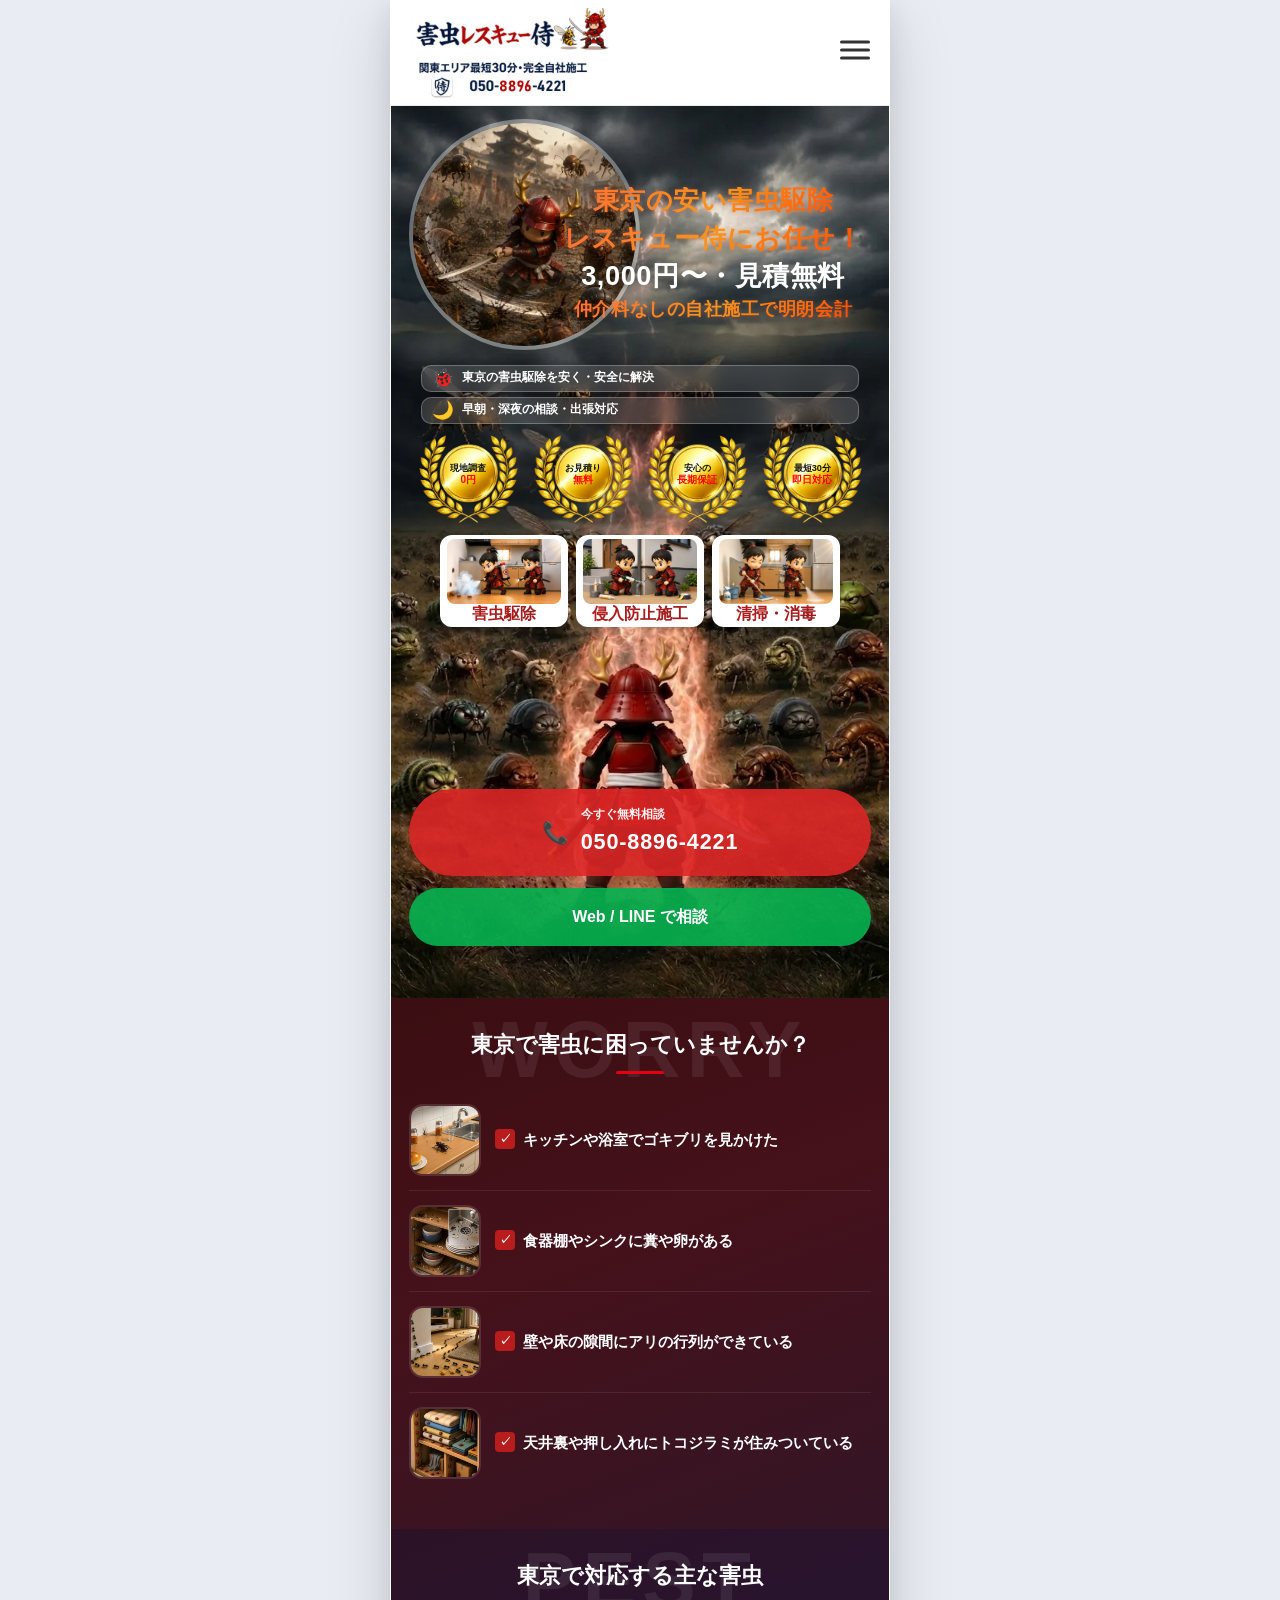
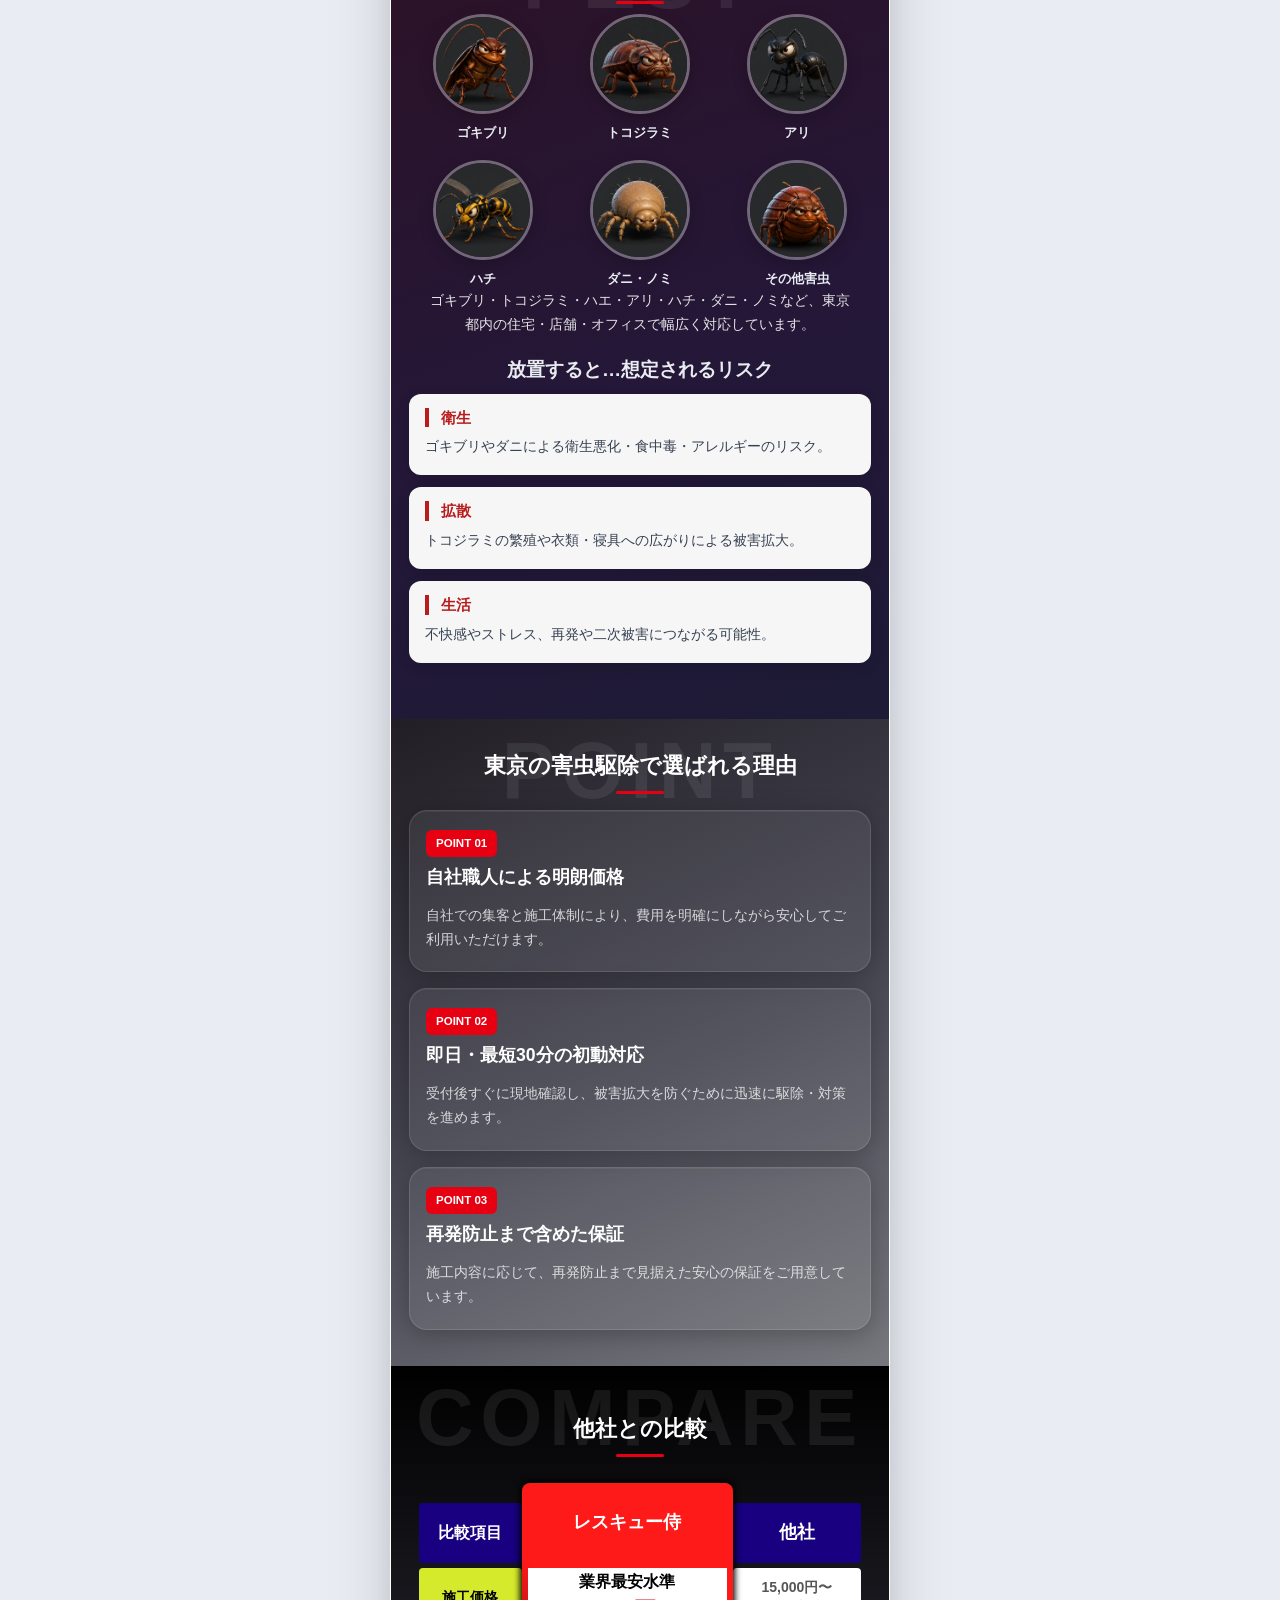
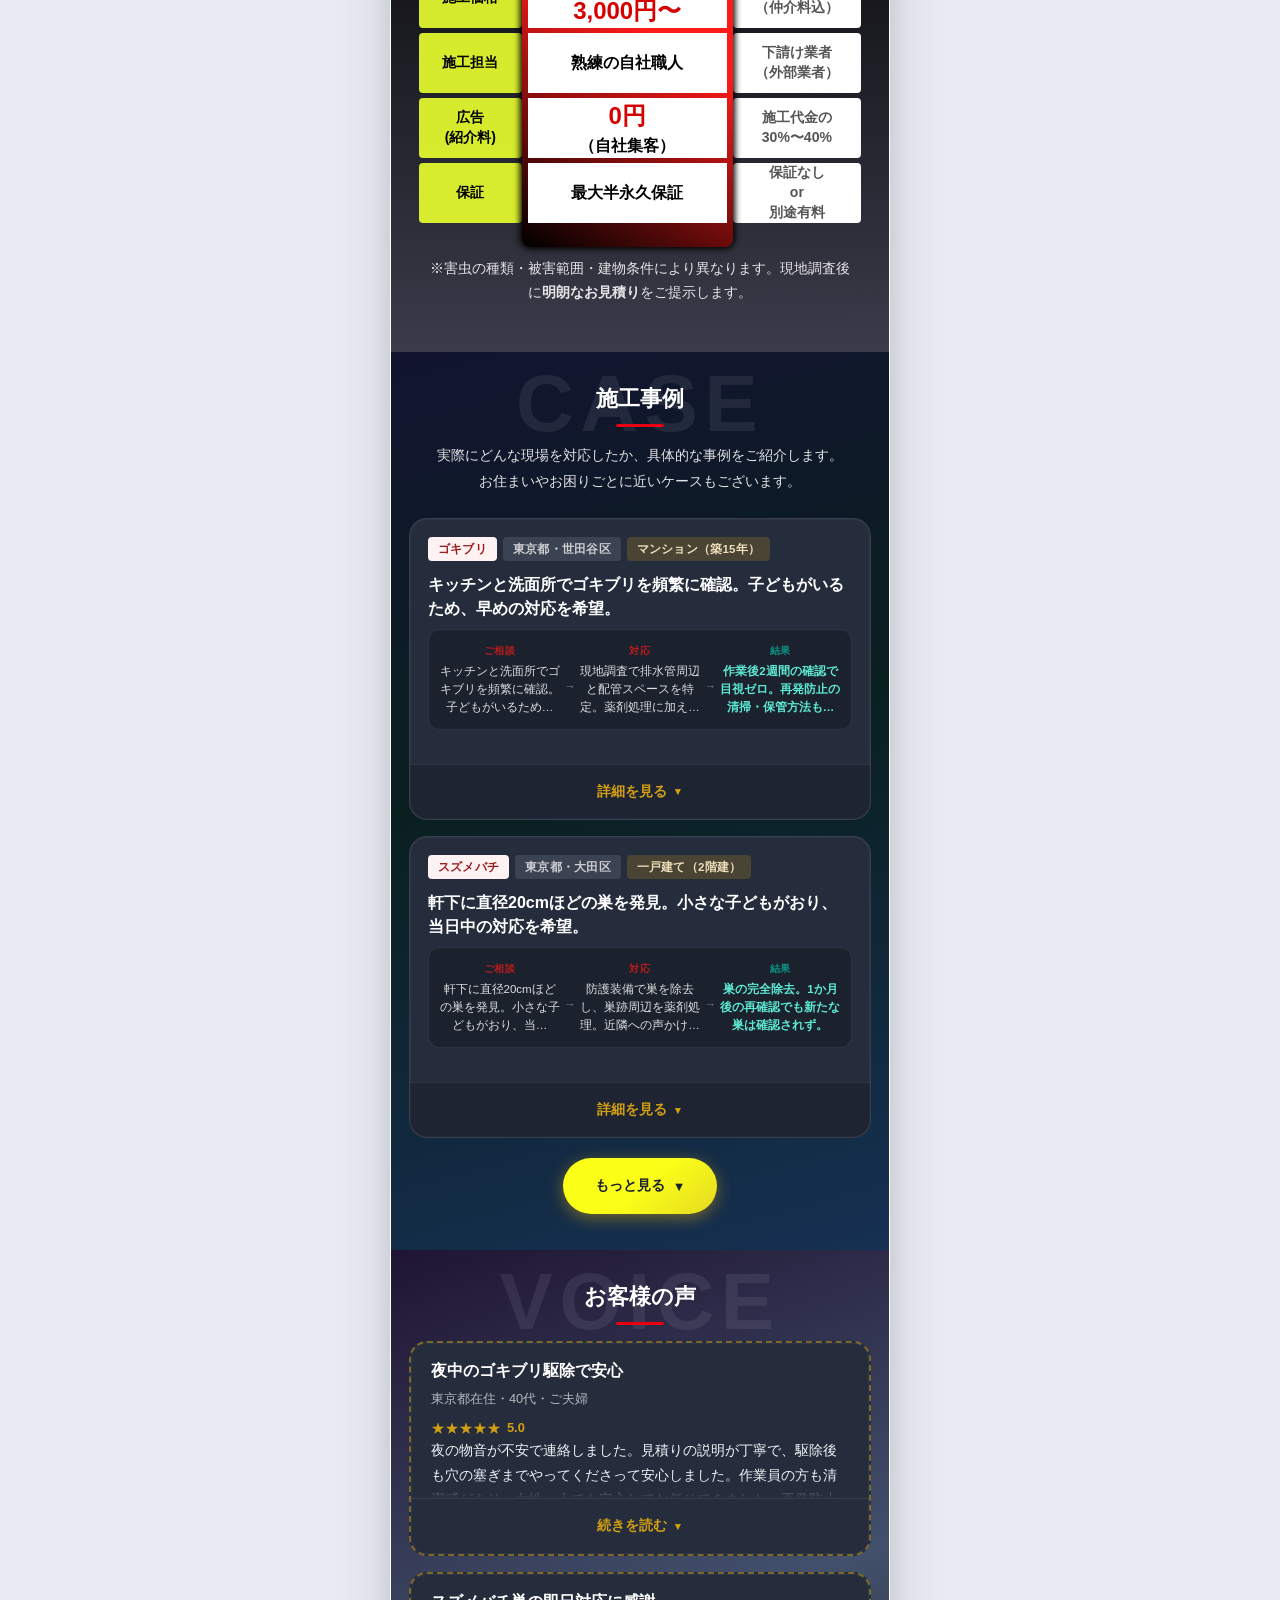
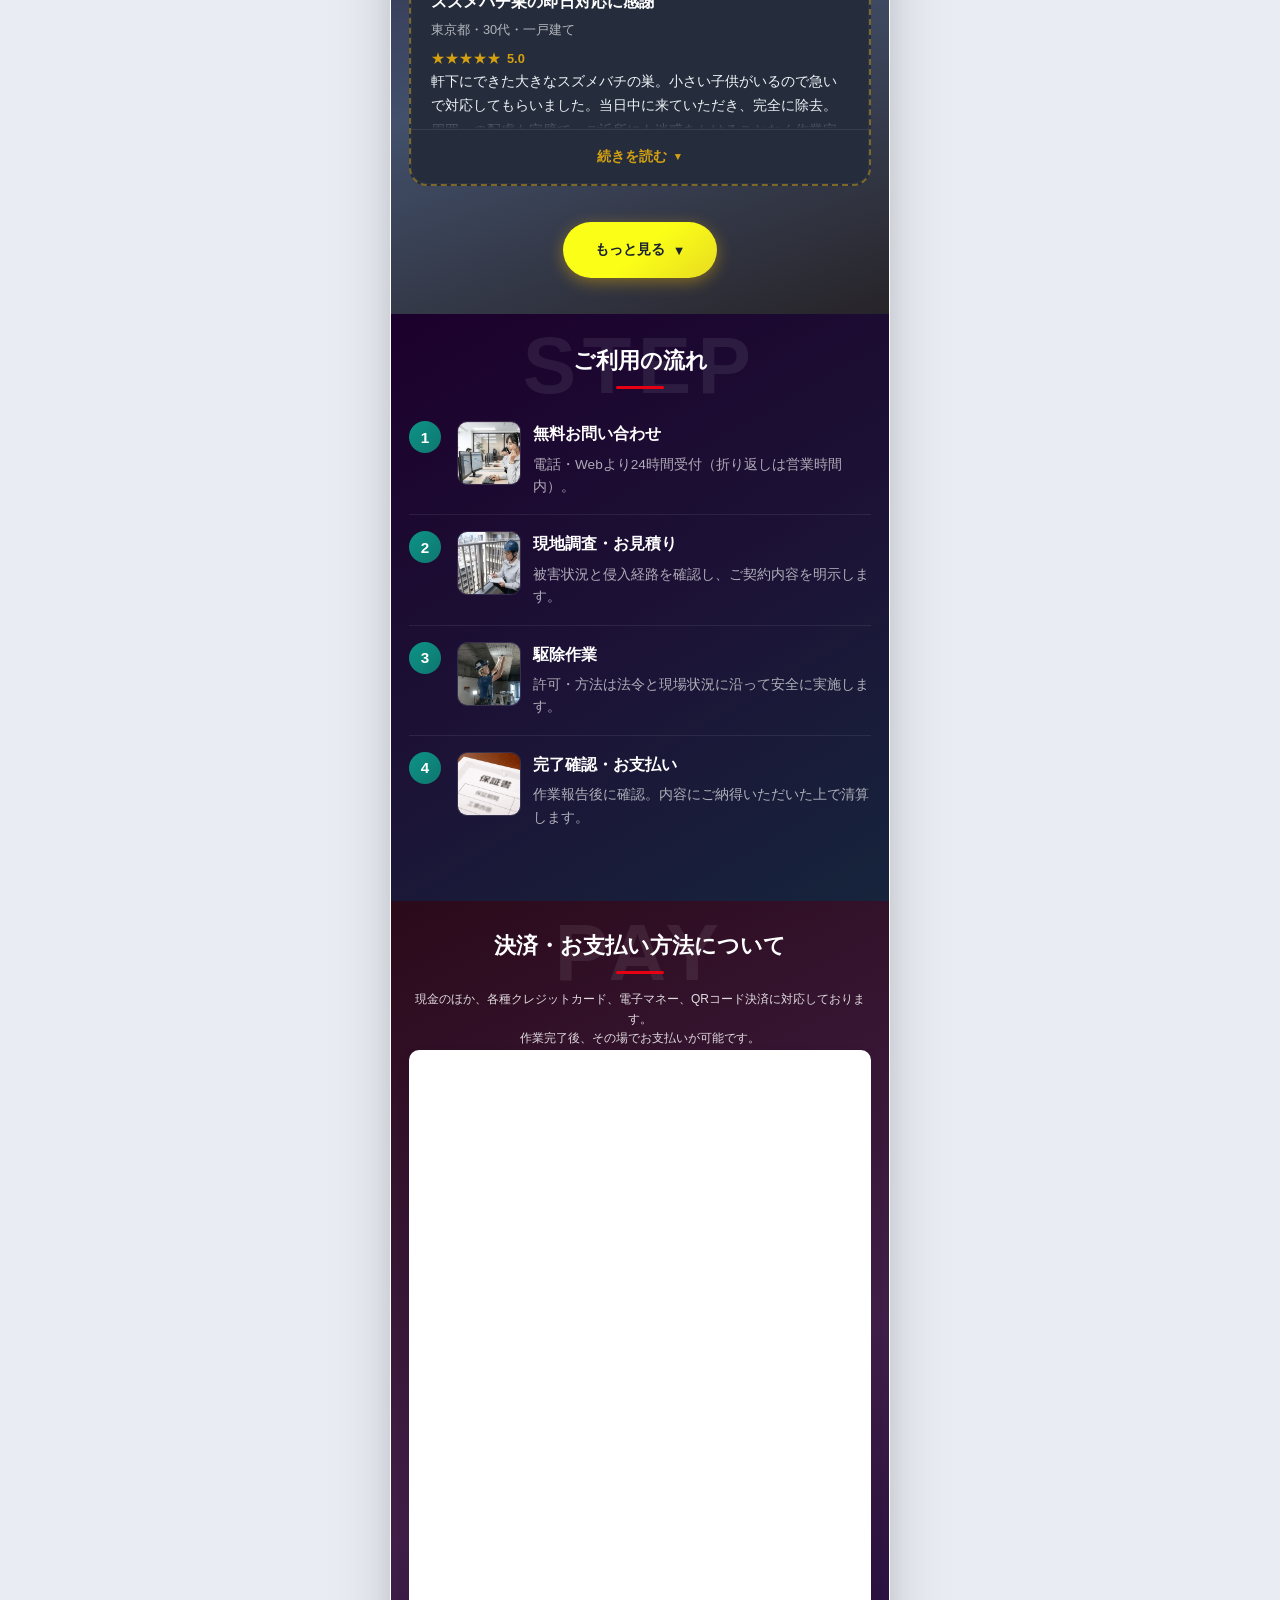
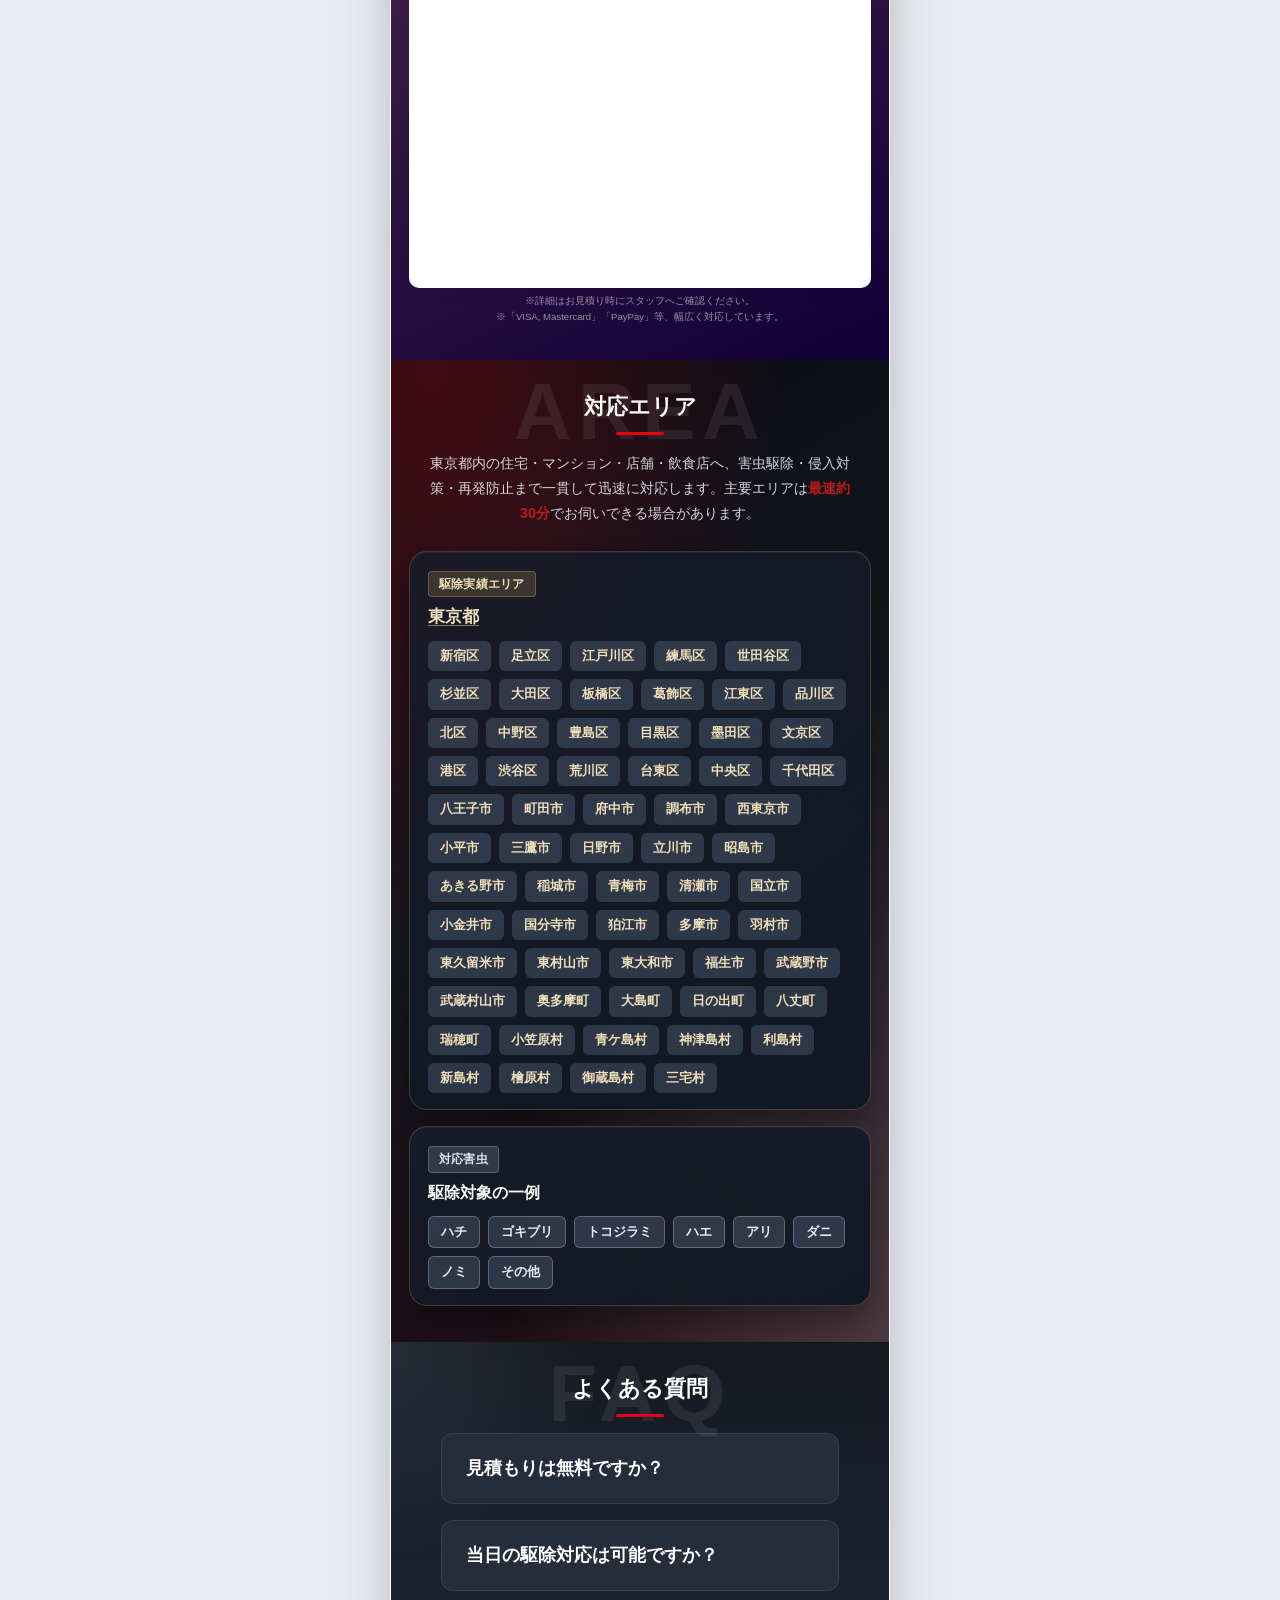
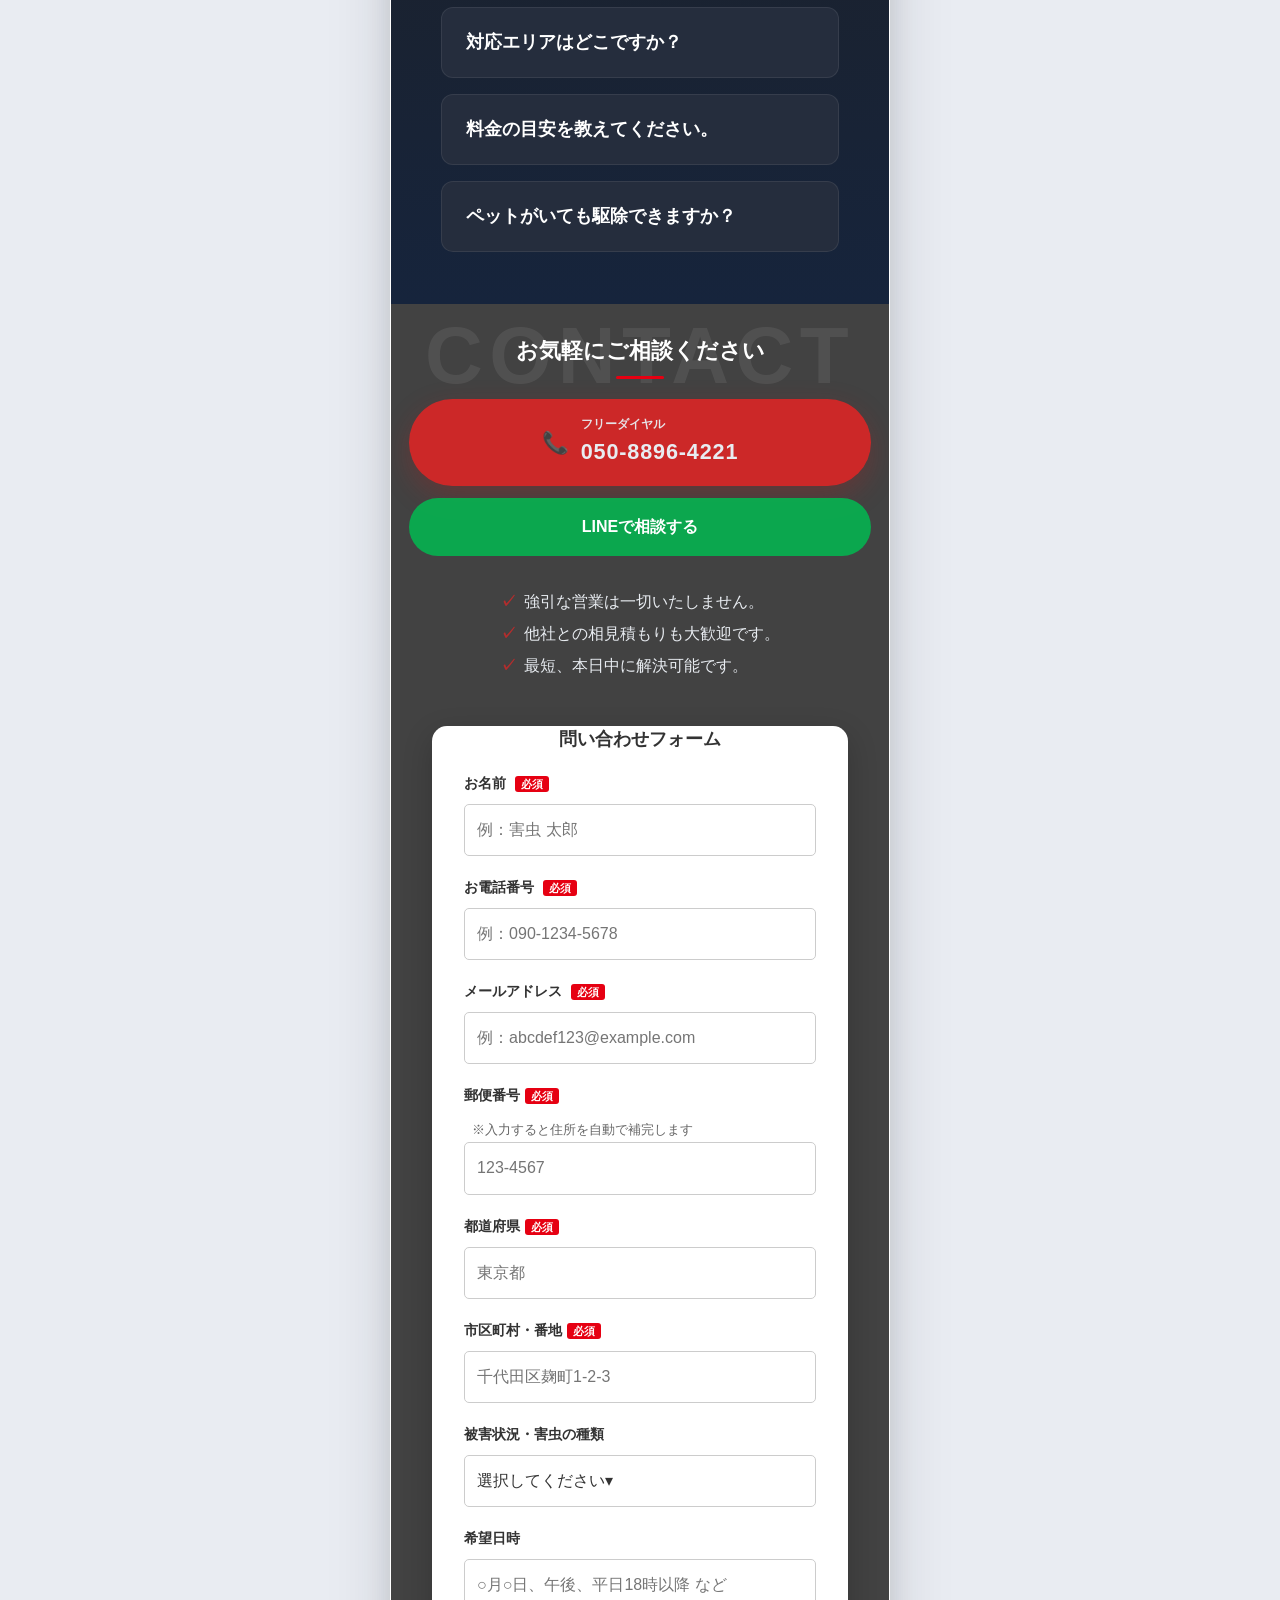
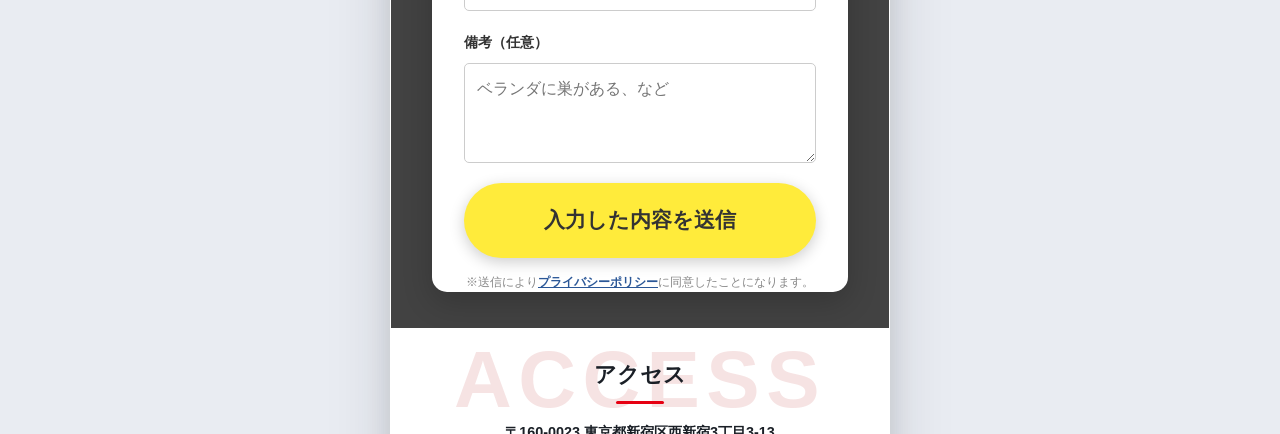
<file: area/tokyo/index.html>
<!DOCTYPE html>
<html lang="ja">

<head>
  <!-- Google Tag Manager -->
    <script>(function(w,d,s,l,i){w[l]=w[l]||[];w[l].push({'gtm.start':
      new Date().getTime(),event:'gtm.js'});var f=d.getElementsByTagName(s)[0],
      j=d.createElement(s),dl=l!='dataLayer'?'&l='+l:'';j.async=true;j.src=
      'https://www.googletagmanager.com/gtm.js?id='+i+dl;f.parentNode.insertBefore(j,f);
      })(window,document,'script','dataLayer','GTM-P7HW3BTK');
    </script>
  <!-- End Google Tag Manager -->

  <meta charset="UTF-8">
  <meta name="viewport" content="width=device-width, initial-scale=1.0">
  <meta name="robots" content="index, follow, max-image-preview:large">
  <link rel="canonical" href="https://gaichu-rescue-samurai.com/area/tokyo/">
  <title>東京の害虫駆除を安く｜3,000円〜・見積無料｜害虫レスキュー侍</title>
  <meta name="description" content="東京の害虫駆除を安く探している方へ。仲介料なしの自社施工で3,000円〜。ゴキブリ・トコジラミ・ハチ・ダニなど即日対応、見積0円・24時間受付。相見積もり歓迎。">
  <meta property="og:type" content="website">
  <meta property="og:title" content="東京の害虫駆除を安く｜3,000円〜・見積無料｜害虫レスキュー侍">
  <meta property="og:description" content="東京の害虫駆除を安く探している方へ。仲介料なしの自社施工で3,000円〜。ゴキブリ・トコジラミ・ハチ・ダニなど即日対応、見積0円・24時間受付。相見積もり歓迎。">
  <meta property="og:url" content="https://gaichu-rescue-samurai.com/area/tokyo/">
  <meta property="og:image" content="https://gaichu-rescue-samurai.com/images/og-image.webp">
  <meta property="og:site_name" content="害虫レスキュー侍">
  <meta property="og:locale" content="ja_JP">
  <meta name="twitter:card" content="summary_large_image">
  <meta name="twitter:title" content="東京の害虫駆除を安く｜3,000円〜・見積無料｜害虫レスキュー侍">
  <meta name="twitter:description"
    content="東京の害虫駆除を安く探している方へ。仲介料なしの自社施工で3,000円〜。ゴキブリ・トコジラミ・ハチ・ダニなど即日対応、見積0円・24時間受付。相見積もり歓迎。">
  <meta name="twitter:image" content="https://gaichu-rescue-samurai.com/images/og-image.webp">
  <meta name="format-detection" content="address=no">
  <link rel="icon" href="https://gaichu-rescue-samurai.com/images/favicon.ico?v=2.12" sizes="any">
  <link rel="icon" type="image/png" href="https://gaichu-rescue-samurai.com/images/android-chrome-192×192.png?v=2.12"
    sizes="192x192">
  <link rel="apple-touch-icon" href="https://gaichu-rescue-samurai.com/images/apple-touch-icon.png?v=2.12"
    sizes="180x180">
  <link rel="manifest" href="../../manifest.webmanifest">
  <!-- <link rel="preload" href="images/logo-title.svg?v=1.05" as="image" type="image/svg+xml"> -->
  <meta name="google-site-verification" content="OtLzrXZd5GJf2v-4jgJWr7L1rKAwX-kP7MHfYGT4nus" />

  <link rel="stylesheet" href="../../css/destyle.css">
  <!-- <link rel="stylesheet" href="../../css/style.css?ver=1.88"> -->
  <link rel="stylesheet" href="../../css/style-min.css?ver=1.89">

  <script type="application/ld+json">
{
  "@context": "https://schema.org",
  "@graph": [
    {
      "@type": "WebPage",
      "@id": "https://gaichu-rescue-samurai.com/area/tokyo/#webpage",
      "url": "https://gaichu-rescue-samurai.com/area/tokyo/",
      "name": "害虫駆除・害虫対策は害虫レスキュー侍｜最短即日・見積無料",
      "description": "東京・神奈川・埼玉・千葉の害虫駆除なら害虫レスキュー侍。ゴキブリ・トコジラミ・ダニ・ノミなど即日対応、見積0円・24時間受付。自社職人・明朗会計・最大半永久保証。お電話・Webで無料相談。",
      "inLanguage": "ja-JP",
      "isPartOf": {
        "@type": "WebSite",
        "@id": "https://gaichu-rescue-samurai.com/#website",
        "name": "害虫レスキュー侍",
        "url": "https://gaichu-rescue-samurai.com/"
      },
      "breadcrumb": { "@id": "https://gaichu-rescue-samurai.com/area/tokyo/#breadcrumb" },
      "mainEntity": { "@id": "https://gaichu-rescue-samurai.com/area/tokyo/#faq" }
    },
    {
      "@type": "BreadcrumbList",
      "@id": "https://gaichu-rescue-samurai.com/area/tokyo/#breadcrumb",
      "itemListElement": [
        {
          "@type": "ListItem",
          "position": 1,
          "name": "トップ",
          "item": "https://gaichu-rescue-samurai.com/"
        },
        {
          "@type": "ListItem",
          "position": 2,
          "name": "東京都の害虫駆除",
          "item": "https://gaichu-rescue-samurai.com/area/tokyo/"
        }
      ]
    },
    {
      "@type": "FAQPage",
      "@id": "https://gaichu-rescue-samurai.com/#faq",
      "mainEntity": [
        {
          "@type": "Question",
          "name": "見積もりは無料ですか？",
          "acceptedAnswer": {
            "@type": "Answer",
            "text": "はい。現地調査・お見積りは0円です。作業内容と料金を事前に明示し、ご納得いただいてから施工します。"
          }
        },
        {
          "@type": "Question",
          "name": "当日の駆除対応は可能ですか？",
          "acceptedAnswer": {
            "@type": "Answer",
            "text": "はい。お電話・Web受付後、最短で当日お伺いできる場合があります（エリア・日程により変動）。"
          }
        },
        {
          "@type": "Question",
          "name": "対応エリアはどこですか？",
          "acceptedAnswer": {
            "@type": "Answer",
            "text": "東京都・神奈川県・埼玉県・千葉県を中心に首都圏で対応しています。"
          }
        },
        {
          "@type": "Question",
          "name": "料金の目安を教えてください。",
          "acceptedAnswer": {
            "@type": "Answer",
            "text": "害虫の種類・被害範囲により異なりますが、施工は3,000円〜行っています。料金の目安・他社比較もご覧ください。"
          }
        },
        {
          "@type": "Question",
          "name": "ペットがいても駆除できますか？",
          "acceptedAnswer": {
            "@type": "Answer",
            "text": "はい。ペットの種類や体調に配慮した薬剤選定が可能です。事前にご相談ください。"
          }
        }
      ]
    }
  ]
}
</script>
  <script type="application/ld+json">
{
  "@context": "https://schema.org",
  "@type": "LocalBusiness",
  "name": "害虫レスキュー侍",
  "image": "https://gaichu-rescue-samurai.com/images/og-image.webp",
  "url": "https://gaichu-rescue-samurai.com/area/tokyo/",
  "telephone": "+81-50-8896-4221",
  "priceRange": "JPY 3,000+",
  "address": {
    "@type": "PostalAddress",
    "streetAddress": "西新宿3-3-13 西新宿水間ビル6F",
    "addressLocality": "新宿区",
    "addressRegion": "東京都",
    "postalCode": "160-0023",
    "addressCountry": "JP"
  },
  "geo": {
    "@type": "GeoCoordinates",
    "latitude": 35.685883,
    "longitude": 139.692841
  },
  "serviceType": "害虫駆除・害虫対策・糞の清掃、消毒・巣の撤去",
  "areaServed": [
  { "@type": "State", "name": "東京都" },
  { "@type": "City", "name": "世田谷区" },
  { "@type": "City", "name": "江戸川区" }, 
  { "@type": "City", "name": "練馬区" },
  { "@type": "City", "name": "足立区" }, 
  { "@type": "City", "name": "大田区" },
  { "@type": "City", "name": "杉並区" }, 
  { "@type": "City", "name": "板橋区" },
  { "@type": "City", "name": "江東区" }, 
  { "@type": "City", "name": "葛飾区" },
  { "@type": "City", "name": "品川区" }, 
  { "@type": "City", "name": "北区" },
  { "@type": "City", "name": "中野区" }, 
  { "@type": "City", "name": "豊島区" },
  { "@type": "City", "name": "目黒区" }, 
  { "@type": "City", "name": "港区" },
  { "@type": "City", "name": "八王子市" },
  { "@type": "City", "name": "町田市" }, 
  { "@type": "City", "name": "調布市" }, 
  { "@type": "City", "name": "西東京市" },
  { "@type": "City", "name": "立川市" }
  ],
  "openingHoursSpecification": [
    {
      "@type": "OpeningHoursSpecification",
      "dayOfWeek": ["Monday", "Tuesday", "Wednesday", "Thursday", "Friday", "Saturday", "Sunday"],
      "opens": "00:00",
      "closes": "23:59"
    }
  ],
  "review": [
    {
      "@type": "Review",
      "author": { "@type": "Person", "name": "S.K 様" },
      "reviewBody": "夜の物音が不安で連絡しました。見積りの説明が丁寧で、駆除後も穴の塞ぎまでやってくださって安心しました。作業員の方も清潔感があり、女性一人でも安心してお任せできました。再発防止のアドバイスまでいただき、本当に助かりました。",
      "reviewRating": { "@type": "Rating", "ratingValue": "5" }
    },
    {
      "@type": "Review",
      "author": { "@type": "Person", "name": "株式会社 O様" },
      "reviewBody": "店舗にダニが発生し、お客様にご迷惑をおかけする前に緊急対応をお願いしました。深夜営業後の作業にも関わらず、迅速に対応いただき翌日から通常営業できました。衛生管理のアドバイスも的確で、今では定期メンテナンスもお願いしています。",
      "reviewRating": { "@type": "Rating", "ratingValue": "5" }
    },
    {
      "@type": "Review",
      "author": { "@type": "Person", "name": "T.M 様" },
      "reviewBody": "軒下にできた大きなスズメバチの巣。小さい子供がいるので急いで対応してもらいました。当日中に来ていただき、完全に除去。周囲への配慮も完璧で、ご近所にも迷惑をかけることなく作業完了。プロの技術力に感動です。",
      "reviewRating": { "@type": "Rating", "ratingValue": "5" }
    }
  ],
  "aggregateRating": {
    "@type": "AggregateRating",
    "ratingValue": "5.0",
    "reviewCount": "3",
    "bestRating": "5"
  }
}
</script>
</head>

<body>
  <!-- Google Tag Manager (noscript) -->
    <noscript><iframe src="https://www.googletagmanager.com/ns.html?id=GTM-P7HW3BTK"
      height="0" width="0" style="display:none;visibility:hidden">
    </iframe></noscript>
  <!-- End Google Tag Manager (noscript) -->

  <div class="page-shell">
    <header class="site-header">
      <div class="header-logo-area">
        <div class="logo">
          <a href="/" class="logo-main-link">
            <img src="../../images/logo-title.svg?v=1.05" alt="害虫レスキュー侍｜東京の害虫駆除・害虫対策（ゴキブリ・トコジラミ・ダニ・ノミ等）" width="500"
              height="136" fetchpriority="high">
          </a>

          <a href="tel:050-8896-4221" class="logo-tel-link">
            <img src="../../images/logo-subtitle.svg?v=1.05" alt="050-8896-4221に電話する" width="500" height="136"
              loading="eager" decoding="async">
          </a>
        </div>
      </div>
    </header>

    <button class="menu-btn" id="menu-btn" aria-label="メニューを開く" type="button">
      <span></span><span></span><span></span>
    </button>

    <div class="nav-overlay" id="nav-overlay"></div>
    <nav class="sp-nav" id="sp-nav" aria-label="モバイルメニュー">
      <ul>
        <li><a href="#top">トップ</a></li>
        <li class="has-child">
          <a class="parent-link" href="#area-map">対応地域</a>
          <ul class="sub-menu">
            <li><a href="https://gaichu-rescue-samurai.com/area/tokyo/">東京都</a></li>
            <li><a href="https://gaichu-rescue-samurai.com/area/kanagawa/">神奈川県</a></li>
            <li><a href="https://gaichu-rescue-samurai.com/area/saitama/">埼玉県</a></li>
            <li><a href="https://gaichu-rescue-samurai.com/area/chiba/">千葉県</a></li>
          </ul>
        </li>
        <li class="has-child">
          <a class="parent-link" href="#pests">害虫の種類</a>
          <ul class="sub-menu">
            <li><a href="https://gaichu-rescue-samurai.com/gaichu/gokiburi/">ゴキブリ対策</a></li>
            <li><a href="https://gaichu-rescue-samurai.com/gaichu/tokojirami/">トコジラミ対策</a></li>
            <li><a href="https://gaichu-rescue-samurai.com/gaichu/hae/">ハエ対策</a></li>
            <li><a href="#pests">アリ対策</a></li>
            <li><a href="#pests">ハチ対策</a></li>
            <li><a href="#pests">ダニ・ノミ対策</a></li>
            <li><a href="#pests">その他害虫対策</a></li>
          </ul>
        </li>
        <li><a href="#onayami">お困りごと</a></li>
        <li><a href="#case-studies">施工事例</a></li>
        <li><a href="#voices">お客様の声</a></li>
        <li><a href="#comparison">選ばれる理由</a></li>
        <li><a href="#faq">よくある質問</a></li>
        <li><a href="https://gaichu-rescue-samurai.com/company/">会社情報</a></li>
        <li><a href="#contact-form" class="sp-nav-cta">お問い合わせフォーム</a></li>
      </ul>
    </nav>

    <main id="top">
      <section class="hero" aria-labelledby="hero-heading">
        <div class="hero__visual">
          <img class="hero__bg" src="../../images/hero-banner-sp.webp" alt="" loading="eager" decoding="async"
            aria-hidden="true">
          <div class="hero__visual-inner">
            <div class="hero__top">
              <div class="hero__img hero__img--actual">
                <img src="../../images/gaichu-main.webp" alt="害虫駆除のイメージ - ゴキブリやダニなど" width="300" height="300"
                  loading="eager" decoding="async">
              </div>
              <h1 id="hero-heading" class="hero-title">
                <span class="hero-title-line hero-title-line--pest">東京の安い害虫駆除</span>
                <span class="hero-title-line hero-title-line--pest">レスキュー侍にお任せ！</span>
                <span class="hero-title-line hero-title-line--urgent">3,000円〜・見積無料
                </span>
                <span class="hero-title-line hero-title-line--under">仲介料なしの自社施工で明朗会計
                </span>
              </h1>
            </div>

            <div class="hero__sub-appeals">
              <div class="hero__sub-appeal hero__sub-appeal--left">
                <div class="appeal-item">
                  <span class="appeal-icon">🐞</span>
                  <span class="appeal-text">東京の害虫駆除を安く・安全に解決</span>
                </div>
              </div>
              <div class="hero__sub-appeal hero__sub-appeal--right">
                <div class="appeal-item">
                  <span class="appeal-icon">🌙</span>
                  <span class="appeal-text">早朝・深夜の相談・出張対応</span>
                </div>
              </div>
            </div>

            <div class="hero__merit-circles">
              <div class="merit-circle">
                <div class="circle-content">
                  <span class="merit-main">現地調査</span>
                  <span class="merit-price">0円</span>
                </div>
              </div>
              <div class="merit-circle">
                <div class="circle-content">
                  <span class="merit-main">お見積り</span>
                  <span class="merit-price">無料</span>
                </div>
              </div>
              <div class="merit-circle">
                <div class="circle-content">
                  <span class="merit-main">安心の</span>
                  <span class="merit-price">長期保証</span>
                </div>
              </div>
              <div class="merit-circle">
                <div class="circle-content">
                  <span class="merit-main">最短30分</span>
                  <span class="merit-price">即日対応</span>
                </div>
              </div>
            </div>

            <section class="hero__service-intro">
              <div class="service-intro-grid">
                <div class="service-intro-item">
                  <div class="service-intro-image">
                    <img src="../../images/pest.webp" width="120" height="120" alt="害虫駆除サービスのイメージ" loading="lazy"
                      decoding="async">
                  </div>
                  <h3 class="service-intro-title">害虫駆除</h3>
                </div>
                <div class="service-intro-item">
                  <div class="service-intro-image">
                    <img src="../../images/defense.webp" width="120" height="120" alt="害虫駆除サービスのイメージ" loading="lazy"
                      decoding="async">
                  </div>
                  <h3 class="service-intro-title">侵入防止施工</h3>
                </div>
                <div class="service-intro-item">
                  <div class="service-intro-image">
                    <img src="../../images/clean.webp" width="120" height="120" alt="害虫駆除サービスのイメージ" loading="lazy"
                      decoding="async">
                  </div>
                  <h3 class="service-intro-title">清掃・消毒</h3>
                </div>
              </div>
            </section>

            <div class="hero__cta" role="group" aria-label="お問い合わせ">
              <a class="btn btn--primary pulse" href="tel:050-8896-4221">
                <span class="btn__icon" aria-hidden="true">📞</span>
                <span class="btn__label">
                  <span class="btn__sub">今すぐ無料相談</span>
                  <span class="btn__tel">050-8896-4221</span>
                </span>
              </a>
              <a class="btn btn--line pulse" href="#contact-form">Web / LINE で相談</a>
            </div>
          </div>
        </div>
      </section>

      <section id="onayami" class="section section--sample" aria-labelledby="worries-heading">
        <p class="section__watermark section__watermark--light" aria-hidden="true">WORRY</p>
        <h2 id="worries-heading" class="section__title section__title--light">東京で害虫に困っていませんか？</h2>
        <ul class="worry-list">
          <li>
            <img class="worry-list__thumb" src="../../images/kittin.webp" width="80" height="80"
              alt="キッチンでゴキブリを見かけた様子のイメージ" loading="lazy" decoding="async">
            <span class="check">キッチンや浴室でゴキブリを見かけた</span>
          </li>
          <li>
            <img class="worry-list__thumb" src="../../images/fungai.webp" width="80" height="80"
              alt="食器棚やシンクに害虫の糞や卵がある様子" loading="lazy" decoding="async">
            <span class="check">食器棚やシンクに糞や卵がある</span>
          </li>
          <li>
            <img class="worry-list__thumb" src="../../images/ari-gyouretu.webp" width="80" height="80"
              alt="壁や床の隙間にアリの行列" loading="lazy" decoding="async">
            <span class="check">壁や床の隙間にアリの行列ができている</span>
          </li>
          <li>
            <img class="worry-list__thumb" src="../../images/osiire.webp" width="80" height="80"
              alt="天井裏や押し入れのトコジラミのイメージ" loading="lazy" decoding="async">
            <span class="check">天井裏や押し入れにトコジラミが住みついている</span>
          </li>
        </ul>
      </section>

      <section id="pests" class="section section--dark pests-gallery" aria-labelledby="pests-heading">
        <p class="section__watermark section__watermark--light" aria-hidden="true">PEST</p>
        <h2 id="pests-heading" class="section__title section__title--light">東京で対応する主な害虫</h2>

        <ul class="pest-grid">
          <li>
            <div class="pest-grid__circle">
              <img src="../../images/gokiburi.webp" width="120" height="120" alt="ゴキブリ" loading="lazy" decoding="async">
            </div>
            <span><a href="https://gaichu-rescue-samurai.com/gaichu/gokiburi/">ゴキブリ</a></span>
          </li>
          <li>
            <div class="pest-grid__circle">
              <img src="../../images/tokojirami.webp" width="120" height="120" alt="トコジラミ" loading="lazy"
                decoding="async">
            </div>
            <span><a href="https://gaichu-rescue-samurai.com/gaichu/tokojirami/">トコジラミ</a></span>
          </li>
          <li>
            <div class="pest-grid__circle">
              <img src="../../images/ari.webp" width="120" height="120" alt="アリ" loading="lazy" decoding="async">
            </div>
            <span>アリ</span>
          </li>
          <li>
            <div class="pest-grid__circle">
              <img src="../../images/hachi.webp" width="120" height="120" alt="ハチ" loading="lazy" decoding="async">
            </div>
            <span>ハチ</span>
          </li>
          <li>
            <div class="pest-grid__circle">
              <img src="../../images/dani.webp" width="120" height="120" alt="ダニ・ノミ" loading="lazy" decoding="async">
            </div>
            <span>ダニ・ノミ</span>
          </li>
          <li>
            <div class="pest-grid__circle">
              <img src="../../images/sonota.webp" width="120" height="120" alt="その他害虫" loading="lazy" decoding="async">
            </div>
            <span>その他害虫</span>
          </li>

        </ul>
        <p class="section__lead section__lead--light">ゴキブリ・トコジラミ・ハエ・アリ・ハチ・ダニ・ノミなど、東京都内の住宅・店舗・オフィスで幅広く対応しています。</p>
        <h2 class="title-risk">放置すると…想定されるリスク</h2>
        <ul class="risk-list">
          <li class="risk-card">
            <p class="risk-card__label">衛生</p>
            <p class="risk-card__text">ゴキブリやダニによる衛生悪化・食中毒・アレルギーのリスク。</p>
          </li>
          <li class="risk-card">
            <p class="risk-card__label">拡散</p>
            <p class="risk-card__text">トコジラミの繁殖や衣類・寝具への広がりによる被害拡大。</p>
          </li>
          <li class="risk-card">
            <p class="risk-card__label">生活</p>
            <p class="risk-card__text">不快感やストレス、再発や二次被害につながる可能性。</p>
          </li>
        </ul>
      </section>
      <section id="comparison" class="section features" aria-labelledby="features-heading">
        <p class="section__watermark" aria-hidden="true">POINT</p>
        <h2 id="features-heading" class="section__title">東京の害虫駆除で選ばれる理由</h2>
        <article class="feature-card">
          <p class="feature-card__label">POINT 01</p>
          <h3 class="feature-card__title">自社職人による明朗価格</h3>
          <p class="feature-card__text">自社での集客と施工体制により、費用を明確にしながら安心してご利用いただけます。</p>
        </article>
        <article class="feature-card">
          <p class="feature-card__label">POINT 02</p>
          <h3 class="feature-card__title">即日・最短30分の初動対応</h3>
          <p class="feature-card__text">受付後すぐに現地確認し、被害拡大を防ぐために迅速に駆除・対策を進めます。</p>
        </article>
        <article class="feature-card">
          <p class="feature-card__label">POINT 03</p>
          <h3 class="feature-card__title">再発防止まで含めた保証</h3>
          <p class="feature-card__text">施工内容に応じて、再発防止まで見据えた安心の保証をご用意しています。</p>
        </article>
      </section>
      <section id="compare-table" class="section compare compare--ref" aria-labelledby="compare-heading">
        <p class="section__watermark section__watermark--light" aria-hidden="true">COMPARE</p>
        <h2 id="compare-heading" class="section__title section__title--light">他社との比較</h2>
        <div class="comparison-table" aria-hidden="true">
          <div class="column col-yellow">
            <div class="cell header-gray-label">比較項目</div>
            <div class="cell item-label">施工価格</div>
            <div class="cell item-label">施工担当</div>
            <div class="cell item-label">広告<br>(紹介料)</div>
            <div class="cell item-label">保証</div>
          </div>

          <div class="column col-red">
            <div class="cell header-red">
              レスキュー侍
            </div>
            <div class="cell content-white">
              <span class="text-sub">業界最安水準</span>
              <span class="text-main">3,000円〜</span>
            </div>
            <div class="cell content-white">
              <span class="text-sub">熟練の自社職人</span>
            </div>
            <div class="cell content-white">
              <span class="text-main">0円<br><span class="text-sub">（自社集客）</span></span>
            </div>
            <div class="cell content-white">
              <span class="text-sub">最大半永久保証</span>
            </div>
          </div>

          <div class="column col-gray">
            <div class="cell header-gray">他社</div>
            <div class="cell content-gray">15,000円〜<br>（仲介料込）</div>
            <div class="cell content-gray">下請け業者<br>（外部業者）</div>
            <div class="cell content-gray">施工代金の<br>30%〜40%</div>
            <div class="cell content-gray">保証なし<br>or<br>別途有料</div>
          </div>
        </div>
        <p class="section__lead section__lead--light">※害虫の種類・被害範囲・建物条件により異なります。現地調査後に<strong>明朗なお見積り</strong>をご提示します。
        </p>
      </section>

      <section id="case-studies" class="section section--dark section--dark-band cases" aria-labelledby="cases-heading">
        <p class="section__watermark section__watermark--light" aria-hidden="true">CASE</p>
        <h2 id="cases-heading" class="section__title section__title--light">施工事例</h2>
        <p class="section__lead section__lead--light cases__lead">
          実際にどんな現場を対応したか、具体的な事例をご紹介します。<br>お住まいやお困りごとに近いケースもございます。</p>
        <div class="case-list" id="case-list" role="list">
          <article class="case-card" role="listitem" data-case-id="case-1">
            <div class="case-card__trigger" role="button" tabindex="0" aria-expanded="false"
              aria-controls="case-1-detail">
              <div class="case-card__summary">
                <div class="case-card__tags">
                  <span class="case-card__tag case-card__tag--pest">ゴキブリ</span>
                  <span class="case-card__tag case-card__tag--area">東京都・世田谷区</span>
                  <span class="case-card__tag case-card__tag--building">マンション（築15年）</span>
                </div>
                <h3 class="case-card__title">キッチンと洗面所でゴキブリを頻繁に確認。子どもがいるため、早めの対応を希望。</h3>
                <div class="case-card__flow">
                  <div class="case-card__flow-step"><span class="case-card__flow-label">ご相談</span>
                    <p class="case-card__flow-text">キッチンと洗面所でゴキブリを頻繁に確認。子どもがいるため…</p>
                  </div>
                  <span class="case-card__flow-arrow" aria-hidden="true">→</span>
                  <div class="case-card__flow-step"><span class="case-card__flow-label">対応</span>
                    <p class="case-card__flow-text">現地調査で排水管周辺と配管スペースを特定。薬剤処理に加え…</p>
                  </div>
                  <span class="case-card__flow-arrow" aria-hidden="true">→</span>
                  <div class="case-card__flow-step case-card__flow-step--result"><span
                      class="case-card__flow-label">結果</span>
                    <p class="case-card__flow-text">作業後2週間の確認で目視ゼロ。再発防止の清掃・保管方法も…</p>
                  </div>
                </div>
              </div>
            </div>
            <div id="case-1-detail" class="case-card__detail" role="region" aria-label="ゴキブリの施工詳細">
              <div class="case-card__detail-inner">
                <dl class="case-card__fields">
                  <div class="case-card__field">
                    <dt>害虫種</dt>
                    <dd>ゴキブリ</dd>
                  </div>
                  <div class="case-card__field">
                    <dt>地域</dt>
                    <dd>東京都・世田谷区</dd>
                  </div>
                  <div class="case-card__field">
                    <dt>建物種別</dt>
                    <dd>マンション（築15年）</dd>
                  </div>
                  <div class="case-card__field">
                    <dt>ご相談</dt>
                    <dd>キッチンと洗面所でゴキブリを頻繁に確認。子どもがいるため、早めの対応を希望。</dd>
                  </div>
                  <div class="case-card__field">
                    <dt>対応内容</dt>
                    <dd>現地調査で排水管周辺と配管スペースを特定。薬剤処理に加え、侵入経路の目地補修とベイト設置を実施。</dd>
                  </div>
                  <div class="case-card__field">
                    <dt>作業時間</dt>
                    <dd>約2時間（調査30分＋作業90分）</dd>
                  </div>
                  <div class="case-card__field">
                    <dt>施工結果</dt>
                    <dd>作業後2週間の確認で目視ゼロ。再発防止の清掃・保管方法もアドバイス。</dd>
                  </div>
                </dl>
                <blockquote class="case-card__comment">
                  <span class="case-card__comment-label">お客様コメント</span>
                  <p class="case-card__comment-text">夜中に見かけて不安でしたが、説明が丁寧で安心してお任せできました。作業後は一匹も見ていません。</p>
                </blockquote>
              </div>
            </div>
            <button type="button" class="case-card__toggle" aria-expanded="false" aria-controls="case-1-detail">
              <span class="case-card__toggle-text">詳細を見る</span>
              <span class="case-card__toggle-icon" aria-hidden="true">▼</span>
            </button>
          </article>

          <article class="case-card" role="listitem" data-case-id="case-2">
            <div class="case-card__trigger" role="button" tabindex="0" aria-expanded="false"
              aria-controls="case-2-detail">
              <div class="case-card__summary">
                <div class="case-card__tags">
                  <span class="case-card__tag case-card__tag--pest">スズメバチ</span>
                  <span class="case-card__tag case-card__tag--area">東京都・大田区</span>
                  <span class="case-card__tag case-card__tag--building">一戸建て（2階建）</span>
                </div>
                <h3 class="case-card__title">軒下に直径20cmほどの巣を発見。小さな子どもがおり、当日中の対応を希望。</h3>
                <div class="case-card__flow">
                  <div class="case-card__flow-step"><span class="case-card__flow-label">ご相談</span>
                    <p class="case-card__flow-text">軒下に直径20cmほどの巣を発見。小さな子どもがおり、当…</p>
                  </div>
                  <span class="case-card__flow-arrow" aria-hidden="true">→</span>
                  <div class="case-card__flow-step"><span class="case-card__flow-label">対応</span>
                    <p class="case-card__flow-text">防護装備で巣を除去し、巣跡周辺を薬剤処理。近隣への声かけ…</p>
                  </div>
                  <span class="case-card__flow-arrow" aria-hidden="true">→</span>
                  <div class="case-card__flow-step case-card__flow-step--result"><span
                      class="case-card__flow-label">結果</span>
                    <p class="case-card__flow-text">巣の完全除去。1か月後の再確認でも新たな巣は確認されず。</p>
                  </div>
                </div>
              </div>
            </div>
            <div id="case-2-detail" class="case-card__detail" role="region" aria-label="スズメバチの施工詳細">
              <div class="case-card__detail-inner">
                <dl class="case-card__fields">
                  <div class="case-card__field">
                    <dt>害虫種</dt>
                    <dd>スズメバチ</dd>
                  </div>
                  <div class="case-card__field">
                    <dt>地域</dt>
                    <dd>東京都・大田区</dd>
                  </div>
                  <div class="case-card__field">
                    <dt>建物種別</dt>
                    <dd>一戸建て（2階建）</dd>
                  </div>
                  <div class="case-card__field">
                    <dt>ご相談</dt>
                    <dd>軒下に直径20cmほどの巣を発見。小さな子どもがおり、当日中の対応を希望。</dd>
                  </div>
                  <div class="case-card__field">
                    <dt>対応内容</dt>
                    <dd>防護装備で巣を除去し、巣跡周辺を薬剤処理。近隣への声かけも実施し安全に作業完了。</dd>
                  </div>
                  <div class="case-card__field">
                    <dt>作業時間</dt>
                    <dd>約1.5時間</dd>
                  </div>
                  <div class="case-card__field">
                    <dt>施工結果</dt>
                    <dd>巣の完全除去。1か月後の再確認でも新たな巣は確認されず。</dd>
                  </div>
                </dl>
                <blockquote class="case-card__comment">
                  <span class="case-card__comment-label">お客様コメント</span>
                  <p class="case-card__comment-text">電話ですぐに日程が決まり、当日中に来ていただけました。近所への配慮もありがたかったです。</p>
                </blockquote>
              </div>
            </div>
            <button type="button" class="case-card__toggle" aria-expanded="false" aria-controls="case-2-detail">
              <span class="case-card__toggle-text">詳細を見る</span>
              <span class="case-card__toggle-icon" aria-hidden="true">▼</span>
            </button>
          </article>
        </div>
        <div class="case-more-content" id="case-more-content" role="list">
          <article class="case-card" role="listitem" data-case-id="case-3">
            <div class="case-card__trigger" role="button" tabindex="0" aria-expanded="false"
              aria-controls="case-3-detail">
              <div class="case-card__summary">
                <div class="case-card__tags">
                  <span class="case-card__tag case-card__tag--pest">トコジラミ</span>
                  <span class="case-card__tag case-card__tag--area">東京都・荒川区</span>
                  <span class="case-card__tag case-card__tag--building">マンション（3LDK）</span>
                </div>
                <h3 class="case-card__title">寝室の壁際でトコジラミの活動を確認。他社で一時的に減ったが再発した経緯あり。</h3>
                <div class="case-card__flow">
                  <div class="case-card__flow-step"><span class="case-card__flow-label">ご相談</span>
                    <p class="case-card__flow-text">寝室の壁際でトコジラミの活動を確認。他社で一時的に減った…</p>
                  </div>
                  <span class="case-card__flow-arrow" aria-hidden="true">→</span>
                  <div class="case-card__flow-step"><span class="case-card__flow-label">対応</span>
                    <p class="case-card__flow-text">全室の目視調査と土壌サンプル確認。侵入経路の塞ぎ、土壌処…</p>
                  </div>
                  <span class="case-card__flow-arrow" aria-hidden="true">→</span>
                  <div class="case-card__flow-step case-card__flow-step--result"><span
                      class="case-card__flow-label">結果</span>
                    <p class="case-card__flow-text">作業後1か月・3か月のフォローで再発なし。管理組合への報…</p>
                  </div>
                </div>
              </div>
            </div>
            <div id="case-3-detail" class="case-card__detail" role="region" aria-label="トコジラミの施工詳細">
              <div class="case-card__detail-inner">
                <dl class="case-card__fields">
                  <div class="case-card__field">
                    <dt>害虫種</dt>
                    <dd>トコジラミ</dd>
                  </div>
                  <div class="case-card__field">
                    <dt>地域</dt>
                    <dd>東京都・荒川区</dd>
                  </div>
                  <div class="case-card__field">
                    <dt>建物種別</dt>
                    <dd>マンション（3LDK）</dd>
                  </div>
                  <div class="case-card__field">
                    <dt>ご相談</dt>
                    <dd>寝室の壁際でトコジラミの活動を確認。他社で一時的に減ったが再発した経緯あり。</dd>
                  </div>
                  <div class="case-card__field">
                    <dt>対応内容</dt>
                    <dd>全室の目視調査と土壌サンプル確認。侵入経路の塞ぎ、土壌処理、湿気対策をセットで実施。</dd>
                  </div>
                  <div class="case-card__field">
                    <dt>作業時間</dt>
                    <dd>約3時間（2名体制）</dd>
                  </div>
                  <div class="case-card__field">
                    <dt>施工結果</dt>
                    <dd>作業後1か月・3か月のフォローで再発なし。管理組合への報告書も提出済み。</dd>
                  </div>
                </dl>
                <blockquote class="case-card__comment">
                  <span class="case-card__comment-label">お客様コメント</span>
                  <p class="case-card__comment-text">根本から見てもらえたのがよかったです。再発の不安がなくなり、やっと眠れるようになりました。</p>
                </blockquote>
              </div>
            </div>
            <button type="button" class="case-card__toggle" aria-expanded="false" aria-controls="case-3-detail">
              <span class="case-card__toggle-text">詳細を見る</span>
              <span class="case-card__toggle-icon" aria-hidden="true">▼</span>
            </button>
          </article>

          <article class="case-card" role="listitem" data-case-id="case-4">
            <div class="case-card__trigger" role="button" tabindex="0" aria-expanded="false"
              aria-controls="case-4-detail">
              <div class="case-card__summary">
                <div class="case-card__tags">
                  <span class="case-card__tag case-card__tag--pest">ダニ・ノミ</span>
                  <span class="case-card__tag case-card__tag--area">東京都・練馬区</span>
                  <span class="case-card__tag case-card__tag--building">飲食店（路面店）</span>
                </div>
                <h3 class="case-card__title">客席付近でダニを確認。営業を止めずに対応したいが、衛生面は最優先。</h3>
                <div class="case-card__flow">
                  <div class="case-card__flow-step"><span class="case-card__flow-label">ご相談</span>
                    <p class="case-card__flow-text">客席付近でダニを確認。営業を止めずに対応したいが、衛生面…</p>
                  </div>
                  <span class="case-card__flow-arrow" aria-hidden="true">→</span>
                  <div class="case-card__flow-step"><span class="case-card__flow-label">対応</span>
                    <p class="case-card__flow-text">閉店後の深夜帯に薬剤処理と清掃指導。客席・厨房・倉庫を区…</p>
                  </div>
                  <span class="case-card__flow-arrow" aria-hidden="true">→</span>
                  <div class="case-card__flow-step case-card__flow-step--result"><span
                      class="case-card__flow-label">結果</span>
                    <p class="case-card__flow-text">翌営業日から通常営業。2週間後の点検でも被害なし。定期点…</p>
                  </div>
                </div>
              </div>
            </div>
            <div id="case-4-detail" class="case-card__detail" role="region" aria-label="ダニ・ノミの施工詳細">
              <div class="case-card__detail-inner">
                <dl class="case-card__fields">
                  <div class="case-card__field">
                    <dt>害虫種</dt>
                    <dd>ダニ・ノミ</dd>
                  </div>
                  <div class="case-card__field">
                    <dt>地域</dt>
                    <dd>東京都・練馬区</dd>
                  </div>
                  <div class="case-card__field">
                    <dt>建物種別</dt>
                    <dd>飲食店（路面店）</dd>
                  </div>
                  <div class="case-card__field">
                    <dt>ご相談</dt>
                    <dd>客席付近でダニを確認。営業を止めずに対応したいが、衛生面は最優先。</dd>
                  </div>
                  <div class="case-card__field">
                    <dt>対応内容</dt>
                    <dd>閉店後の深夜帯に薬剤処理と清掃指導。客席・厨房・倉庫を区分して安全な薬剤を選定。</dd>
                  </div>
                  <div class="case-card__field">
                    <dt>作業時間</dt>
                    <dd>約2.5時間（深夜作業）</dd>
                  </div>
                  <div class="case-card__field">
                    <dt>施工結果</dt>
                    <dd>翌営業日から通常営業。2週間後の点検でも被害なし。定期点検契約に移行。</dd>
                  </div>
                </dl>
                <blockquote class="case-card__comment">
                  <span class="case-card__comment-label">お客様コメント</span>
                  <p class="case-card__comment-text">営業に支障が出ないよう調整してくれ、スタッフ全員が安心しました。アドバイスも実用的でした。</p>
                </blockquote>
              </div>
            </div>
            <button type="button" class="case-card__toggle" aria-expanded="false" aria-controls="case-4-detail">
              <span class="case-card__toggle-text">詳細を見る</span>
              <span class="case-card__toggle-icon" aria-hidden="true">▼</span>
            </button>
          </article>

          <article class="case-card" role="listitem" data-case-id="case-5">
            <div class="case-card__trigger" role="button" tabindex="0" aria-expanded="false"
              aria-controls="case-5-detail">
              <div class="case-card__summary">
                <div class="case-card__tags">
                  <span class="case-card__tag case-card__tag--pest">アリ</span>
                  <span class="case-card__tag case-card__tag--area">東京都・葛飾区</span>
                  <span class="case-card__tag case-card__tag--building">戸建て（庭付き）</span>
                </div>
                <h3 class="case-card__title">リビングから庭へ続くアリの行列。ペット（猫）がいるため薬剤選定に配慮が必要。</h3>
                <div class="case-card__flow">
                  <div class="case-card__flow-step"><span class="case-card__flow-label">ご相談</span>
                    <p class="case-card__flow-text">リビングから庭へ続くアリの行列。ペット（猫）がいるため薬…</p>
                  </div>
                  <span class="case-card__flow-arrow" aria-hidden="true">→</span>
                  <div class="case-card__flow-step"><span class="case-card__flow-label">対応</span>
                    <p class="case-card__flow-text">侵入経路の特定後、ペットに配慮した低毒性薬剤で処理。巣の…</p>
                  </div>
                  <span class="case-card__flow-arrow" aria-hidden="true">→</span>
                  <div class="case-card__flow-step case-card__flow-step--result"><span
                      class="case-card__flow-label">結果</span>
                    <p class="case-card__flow-text">作業翌日から行列は消失。1週間後の再訪でも再発なし。</p>
                  </div>
                </div>
              </div>
            </div>
            <div id="case-5-detail" class="case-card__detail" role="region" aria-label="アリの施工詳細">
              <div class="case-card__detail-inner">
                <dl class="case-card__fields">
                  <div class="case-card__field">
                    <dt>害虫種</dt>
                    <dd>アリ</dd>
                  </div>
                  <div class="case-card__field">
                    <dt>地域</dt>
                    <dd>東京都・葛飾区</dd>
                  </div>
                  <div class="case-card__field">
                    <dt>建物種別</dt>
                    <dd>戸建て（庭付き）</dd>
                  </div>
                  <div class="case-card__field">
                    <dt>ご相談</dt>
                    <dd>リビングから庭へ続くアリの行列。ペット（猫）がいるため薬剤選定に配慮が必要。</dd>
                  </div>
                  <div class="case-card__field">
                    <dt>対応内容</dt>
                    <dd>侵入経路の特定後、ペットに配慮した低毒性薬剤で処理。巣の位置推定とベイト設置を実施。</dd>
                  </div>
                  <div class="case-card__field">
                    <dt>作業時間</dt>
                    <dd>約2時間</dd>
                  </div>
                  <div class="case-card__field">
                    <dt>施工結果</dt>
                    <dd>作業翌日から行列は消失。1週間後の再訪でも再発なし。</dd>
                  </div>
                </dl>
                <blockquote class="case-card__comment">
                  <span class="case-card__comment-label">お客様コメント</span>
                  <p class="case-card__comment-text">猫への影響が心配でしたが、事前に丁寧に説明いただき安心できました。女性スタッフ対応も助かりました。</p>
                </blockquote>
              </div>
            </div>
            <button type="button" class="case-card__toggle" aria-expanded="false" aria-controls="case-5-detail">
              <span class="case-card__toggle-text">詳細を見る</span>
              <span class="case-card__toggle-icon" aria-hidden="true">▼</span>
            </button>
          </article>

          <article class="case-card" role="listitem" data-case-id="case-6">
            <div class="case-card__trigger" role="button" tabindex="0" aria-expanded="false"
              aria-controls="case-6-detail">
              <div class="case-card__summary">
                <div class="case-card__tags">
                  <span class="case-card__tag case-card__tag--pest">ハチ</span>
                  <span class="case-card__tag case-card__tag--area">東京都・江東区</span>
                  <span class="case-card__tag case-card__tag--building">マンション（最上階）</span>
                </div>
                <h3 class="case-card__title">ベランダの雨どい付近にハチの巣。洗濯物を干せず、管理会社経由で相談。</h3>
                <div class="case-card__flow">
                  <div class="case-card__flow-step"><span class="case-card__flow-label">ご相談</span>
                    <p class="case-card__flow-text">ベランダの雨どい付近にハチの巣。洗濯物を干せず、管理会社…</p>
                  </div>
                  <span class="case-card__flow-arrow" aria-hidden="true">→</span>
                  <div class="case-card__flow-step"><span class="case-card__flow-label">対応</span>
                    <p class="case-card__flow-text">高所作業車なしで対応可能な範囲で巣を除去。ベランダ下方向…</p>
                  </div>
                  <span class="case-card__flow-arrow" aria-hidden="true">→</span>
                  <div class="case-card__flow-step case-card__flow-step--result"><span
                      class="case-card__flow-label">結果</span>
                    <p class="case-card__flow-text">巣除去完了。共用部への影響なく作業。管理会社へ完了報告書…</p>
                  </div>
                </div>
              </div>
            </div>
            <div id="case-6-detail" class="case-card__detail" role="region" aria-label="ハチの施工詳細">
              <div class="case-card__detail-inner">
                <dl class="case-card__fields">
                  <div class="case-card__field">
                    <dt>害虫種</dt>
                    <dd>ハチ</dd>
                  </div>
                  <div class="case-card__field">
                    <dt>地域</dt>
                    <dd>東京都・江東区</dd>
                  </div>
                  <div class="case-card__field">
                    <dt>建物種別</dt>
                    <dd>マンション（最上階）</dd>
                  </div>
                  <div class="case-card__field">
                    <dt>ご相談</dt>
                    <dd>ベランダの雨どい付近にハチの巣。洗濯物を干せず、管理会社経由で相談。</dd>
                  </div>
                  <div class="case-card__field">
                    <dt>対応内容</dt>
                    <dd>高所作業車なしで対応可能な範囲で巣を除去。ベランダ下方向への飛散防止シートを設置。</dd>
                  </div>
                  <div class="case-card__field">
                    <dt>作業時間</dt>
                    <dd>約1時間</dd>
                  </div>
                  <div class="case-card__field">
                    <dt>施工結果</dt>
                    <dd>巣除去完了。共用部への影響なく作業。管理会社へ完了報告書を提出。</dd>
                  </div>
                </dl>
                <blockquote class="case-card__comment">
                  <span class="case-card__comment-label">お客様コメント</span>
                  <p class="case-card__comment-text">マンションなので手続きが心配でしたが、管理会社とのやり取りもサポートいただき助かりました。</p>
                </blockquote>
              </div>
            </div>
            <button type="button" class="case-card__toggle" aria-expanded="false" aria-controls="case-6-detail">
              <span class="case-card__toggle-text">詳細を見る</span>
              <span class="case-card__toggle-icon" aria-hidden="true">▼</span>
            </button>
          </article>

          <article class="case-card" role="listitem" data-case-id="case-7">
            <div class="case-card__trigger" role="button" tabindex="0" aria-expanded="false"
              aria-controls="case-7-detail">
              <div class="case-card__summary">
                <div class="case-card__tags">
                  <span class="case-card__tag case-card__tag--pest">ムカデ</span>
                  <span class="case-card__tag case-card__tag--area">東京都・北区</span>
                  <span class="case-card__tag case-card__tag--building">マンション（1LDK）</span>
                </div>
                <h3 class="case-card__title">ベランダと玄関先でムカデを複数確認。高齢の母と同居のため早めの駆除を希望。</h3>
                <div class="case-card__flow">
                  <div class="case-card__flow-step"><span class="case-card__flow-label">ご相談</span>
                    <p class="case-card__flow-text">ベランダと玄関先でムカデを複数確認。高齢の母と同居のため…</p>
                  </div>
                  <span class="case-card__flow-arrow" aria-hidden="true">→</span>
                  <div class="case-card__flow-step"><span class="case-card__flow-label">対応</span>
                    <p class="case-card__flow-text">発生源の目視調査、ベランダ・共用廊下の処理、侵入防止テー…</p>
                  </div>
                  <span class="case-card__flow-arrow" aria-hidden="true">→</span>
                  <div class="case-card__flow-step case-card__flow-step--result"><span
                      class="case-card__flow-label">結果</span>
                    <p class="case-card__flow-text">作業後2週間でムカデの目撃なし。季節変化に合わせた再発予…</p>
                  </div>
                </div>
              </div>
            </div>
            <div id="case-7-detail" class="case-card__detail" role="region" aria-label="ムカデの施工詳細">
              <div class="case-card__detail-inner">
                <dl class="case-card__fields">
                  <div class="case-card__field">
                    <dt>害虫種</dt>
                    <dd>ムカデ</dd>
                  </div>
                  <div class="case-card__field">
                    <dt>地域</dt>
                    <dd>東京都・北区</dd>
                  </div>
                  <div class="case-card__field">
                    <dt>建物種別</dt>
                    <dd>マンション（1LDK）</dd>
                  </div>
                  <div class="case-card__field">
                    <dt>ご相談</dt>
                    <dd>ベランダと玄関先でムカデを複数確認。高齢の母と同居のため早めの駆除を希望。</dd>
                  </div>
                  <div class="case-card__field">
                    <dt>対応内容</dt>
                    <dd>発生源の目視調査、ベランダ・共用廊下の処理、侵入防止テープと目地補修を実施。</dd>
                  </div>
                  <div class="case-card__field">
                    <dt>作業時間</dt>
                    <dd>約1.5時間</dd>
                  </div>
                  <div class="case-card__field">
                    <dt>施工結果</dt>
                    <dd>作業後2週間でムカデの目撃なし。季節変化に合わせた再発予防アドバイスを実施。</dd>
                  </div>
                </dl>
                <blockquote class="case-card__comment">
                  <span class="case-card__comment-label">お客様コメント</span>
                  <p class="case-card__comment-text">母の足元が心配でしたが、作業後は安心してベランダに出られるようになりました。説明もわかりやすかったです。</p>
                </blockquote>
              </div>
            </div>
            <button type="button" class="case-card__toggle" aria-expanded="false" aria-controls="case-7-detail">
              <span class="case-card__toggle-text">詳細を見る</span>
              <span class="case-card__toggle-icon" aria-hidden="true">▼</span>
            </button>
          </article>
        </div>
        <div class="case-more-wrapper">
          <button type="button" class="voice-more-btn case-more-btn" id="case-more-btn" aria-expanded="false"
            aria-controls="case-more-content">
            <span class="voice-more-text">もっと見る</span>
            <span class="voice-more-icon" aria-hidden="true">▼</span>
          </button>
        </div>
      </section>

      <section id="voices" class="section section--dark voices" aria-labelledby="voice-heading">
        <p class="section__watermark section__watermark--light" aria-hidden="true">VOICE</p>
        <h2 id="voice-heading" class="section__title section__title--light">お客様の声</h2>

        <div class="voice-list">
          <article class="voice-card" data-voice-id="1">
            <div class="voice-card__header">

              <div class="voice-card__meta">
                <h3 class="voice-card__title">夜中のゴキブリ駆除で安心</h3>
                <p class="voice-card__info">東京都在住・40代・ご夫婦</p>
                <div class="voice-card__rating">
                  <span class="star">★★★★★</span>
                  <span class="rating-text">5.0</span>
                </div>
              </div>
            </div>
            <div class="voice-card__content">
              <p class="voice-card__text">
                夜の物音が不安で連絡しました。見積りの説明が丁寧で、駆除後も穴の塞ぎまでやってくださって安心しました。作業員の方も清潔感があり、女性一人でも安心してお任せできました。再発防止のアドバイスまでいただき、本当に助かりました。
              </p>
            </div>
            <button class="voice-card__toggle" aria-expanded="false">続きを読む</button>
          </article>

          <article class="voice-card" data-voice-id="2">
            <div class="voice-card__header">

              <div class="voice-card__meta">
                <h3 class="voice-card__title">スズメバチ巣の即日対応に感謝</h3>
                <p class="voice-card__info">東京都・30代・一戸建て</p>
                <div class="voice-card__rating">
                  <span class="star">★★★★★</span>
                  <span class="rating-text">5.0</span>
                </div>
              </div>
            </div>
            <div class="voice-card__content">
              <p class="voice-card__text">
                軒下にできた大きなスズメバチの巣。小さい子供がいるので急いで対応してもらいました。当日中に来ていただき、完全に除去。周囲への配慮も完璧で、ご近所にも迷惑をかけることなく作業完了。プロの技術力に感動です。
              </p>
            </div>
            <button class="voice-card__toggle" aria-expanded="false">続きを読む</button>
          </article>

          <div class="voice-more-content">
            <article class="voice-card" data-voice-id="3">
              <div class="voice-card__header">

                <div class="voice-card__meta">
                  <h3 class="voice-card__title">トコジラミ完全駆除で快眠復活</h3>
                  <p class="voice-card__info">東京都・50代・マンション</p>
                  <div class="voice-card__rating">
                    <span class="star">★★★★★</span>
                    <span class="rating-text">5.0</span>
                  </div>
                </div>
              </div>
              <div class="voice-card__content">
                <p class="voice-card__text">
                  寝室にトコジラミが発生し、夜も眠れない状況でした。他社では根本解決せず困っていましたが、レスキュー侍さんは違いました。徹底的な調査から始まり、侵入経路まで完璧に塞いでいただき、その後一匹も出ていません。料金も明朗で安心でした。
                </p>
              </div>
              <button class="voice-card__toggle" aria-expanded="false">続きを読む</button>
            </article>

            <article class="voice-card" data-voice-id="4">
              <div class="voice-card__header">

                <div class="voice-card__meta">
                  <h3 class="voice-card__title">飲食店のダニ対策で営業継続</h3>
                  <p class="voice-card__info">東京都・40代・飲食店経営</p>
                  <div class="voice-card__rating">
                    <span class="star">★★★★★</span>
                    <span class="rating-text">5.0</span>
                  </div>
                </div>
              </div>
              <div class="voice-card__content">
                <p class="voice-card__text">
                  店舗にダニが発生し、お客様にご迷惑をおかけする前に緊急対応をお願いしました。深夜営業後の作業にも関わらず、迅速に対応いただき翌日から通常営業できました。衛生管理のアドバイスも的確で、今では定期メンテナンスもお願いしています。
                </p>
              </div>
              <button class="voice-card__toggle" aria-expanded="false">続きを読む</button>
            </article>

            <article class="voice-card" data-voice-id="5">
              <div class="voice-card__header">

                <div class="voice-card__meta">
                  <h3 class="voice-card__title">ベランダのムカデ被害解決</h3>
                  <p class="voice-card__info">東京都・60代・マンション</p>
                  <div class="voice-card__rating">
                    <span class="star">★★★★★</span>
                    <span class="rating-text">5.0</span>
                  </div>
                </div>
              </div>
              <div class="voice-card__content">
                <p class="voice-card__text">
                  ベランダのムカデに困っていました。マンション管理組合との調整も含め、丁寧に対応していただきました。その後ムカデは一匹もいなくなりました。
                </p>
              </div>
              <button class="voice-card__toggle" aria-expanded="false">続きを読む</button>
            </article>

            <article class="voice-card" data-voice-id="6">
              <div class="voice-card__header">
                <div class="voice-card__meta">
                  <h3 class="voice-card__title">女性スタッフで安心対応</h3>
                  <p class="voice-card__info">東京都・30代・一人暮らし</p>
                  <div class="voice-card__rating">
                    <span class="star">★★★★★</span>
                    <span class="rating-text">5.0</span>
                  </div>
                </div>
              </div>
              <div class="voice-card__content">
                <p class="voice-card__text">
                  一人暮らしでアリの大量発生に困り、女性スタッフでの対応をお願いしました。丁寧な事前説明と、女性ならではの細やかな配慮で安心してお任せできました。ペットの猫への影響も最小限に抑えた薬剤選択をしていただき、本当に感謝しています。
                </p>
              </div>
              <button class="voice-card__toggle" aria-expanded="false">続きを読む</button>
            </article>
          </div>

          <div class="voice-more-wrapper">
            <button class="voice-more-btn" id="voice-more-btn">
              <span class="voice-more-text">もっと見る</span>
              <span class="voice-more-icon">▼</span>
            </button>
          </div>
        </div>
      </section>

      <section id="steps" class="section section--dark section--dark-band steps" aria-labelledby="steps-heading">
        <p class="section__watermark section__watermark--light" aria-hidden="true">STEP</p>
        <h2 id="steps-heading" class="section__title section__title--light">ご利用の流れ</h2>
        <ol class="step-list">
          <li class="step-list__item">
            <span class="step-list__num">1</span>
            <img src="../../images/flow1.webp" width="120" height="120" alt="お問い合わせ（電話・Web）" loading="lazy"
              decoding="async">
            <div>
              <h3>無料お問い合わせ</h3>
              <p>電話・Webより24時間受付（折り返しは営業時間内）。</p>
            </div>
          </li>
          <li class="step-list__item">
            <span class="step-list__num">2</span>
            <img src="../../images/flow2.webp" width="120" height="120" alt="現地調査・お見積り" loading="lazy" decoding="async">
            <div>
              <h3>現地調査・お見積り</h3>
              <p>被害状況と侵入経路を確認し、ご契約内容を明示します。</p>
            </div>
          </li>
          <li class="step-list__item">
            <span class="step-list__num">3</span>
            <img src="../../images/flow3.webp" width="120" height="120" alt="駆除作業" loading="lazy" decoding="async">
            <div>
              <h3>駆除作業</h3>
              <p>許可・方法は法令と現場状況に沿って安全に実施します。</p>
            </div>
          </li>
          <li class="step-list__item">
            <span class="step-list__num">4</span>
            <img src="../../images/flow4.webp" width="120" height="120" alt="完了確認・お支払い" loading="lazy" decoding="async">
            <div>
              <h3>完了確認・お支払い</h3>
              <p>作業報告後に確認。内容にご納得いただいた上で清算します。</p>
            </div>
          </li>
        </ol>
      </section>

      <section id="payment" class="payment-section section--dark section--dark-band" aria-labelledby="payment-heading">
        <p class="section__watermark section__watermark--light" aria-hidden="true">PAY</p>
        <h2 id="payment-heading" class="section__title section__title--light">
          決済・お支払い方法について
        </h2>
        <p class="payment-lead">現金のほか、各種クレジットカード、電子マネー、QRコード決済に対応しております。<br>作業完了後、その場でお支払いが可能です。</p>
        <div class="payment-image-wrapper">
          <picture>
            <source srcset="../../images/pay-pc.webp" media="(min-width: 600px)">
            <img src="../../images/pay-sp.webp" width="460" height="120" alt="対応お支払い方法（クレジットカード・電子マネー・QRコード）"
              class="payment-img" loading="lazy" decoding="async">
          </picture>
        </div>
        <div class="payment-notes">
          <p>※詳細はお見積り時にスタッフへご確認ください。</p>
          <p>※「VISA, Mastercard」「PayPay」等、幅広く対応しています。</p>
        </div>
      </section>

      <section id="area-map" class="section section--map area-map" aria-labelledby="area-heading">
        <p class="section__watermark" aria-hidden="true">AREA</p>
        <h2 id="area-heading" class="section__title">対応エリア</h2>
        <p class="section__lead area-map__lead">
          東京都内の住宅・マンション・店舗・飲食店へ、害虫駆除・侵入対策・再発防止まで一貫して迅速に対応します。主要エリアは<strong>最速約30分</strong>でお伺いできる場合があります。</p>

        <div class="area-grid">
          <article class="area-card">
            <header class="area-card__head">
              <span class="area-card__badge">駆除実績エリア</span>
              <h3 class="area-card__title"><a href="https://gaichu-rescue-samurai.com/area/tokyo/">東京都</a></h3>
            </header>
            <ul class="area-list">
              <li>新宿区</li>
              <li>足立区</li>
              <li>江戸川区</li>
              <li>練馬区</li>
              <li>世田谷区</li>
              <li>杉並区</li>
              <li>大田区</li>
              <li>板橋区</li>
              <li>葛飾区</li>
              <li>江東区</li>
              <li>品川区</li>
              <li>北区</li>
              <li>中野区</li>
              <li>豊島区</li>
              <li>目黒区</li>
              <li>墨田区</li>
              <li>文京区</li>
              <li>港区</li>
              <li>渋谷区</li>
              <li>荒川区</li>
              <li>台東区</li>
              <li>中央区</li>
              <li>千代田区</li>

              <li>八王子市</li>
              <li>町田市</li>
              <li>府中市</li>
              <li>調布市</li>
              <li>西東京市</li>
              <li>小平市</li>
              <li>三鷹市</li>
              <li>日野市</li>
              <li>立川市</li>
              <li>昭島市</li>
              <li>あきる野市</li>
              <li>稲城市</li>
              <li>青梅市</li>
              <li>清瀬市</li>
              <li>国立市</li>
              <li>小金井市</li>
              <li>国分寺市</li>
              <li>狛江市</li>
              <li>多摩市</li>
              <li>羽村市</li>
              <li>東久留米市</li>
              <li>東村山市</li>
              <li>東大和市</li>
              <li>福生市</li>
              <li>武蔵野市</li>
              <li>武蔵村山市</li>

              <li>奥多摩町</li>
              <li>大島町</li>
              <li>日の出町</li>
              <li>八丈町</li>
              <li>瑞穂町</li>

              <li>小笠原村</li>
              <li>青ケ島村</li>
              <li>神津島村</li>
              <li>利島村</li>
              <li>新島村</li>
              <li>檜原村</li>
              <li>御蔵島村</li>
              <li>三宅村</li>
            </ul>
          </article>
          <article class="area-card area-card--pests">
            <header class="area-card__head">
              <span class="area-card__badge area-card__badge--pests">対応害虫</span>
              <h3 class="area-card__title">駆除対象の一例</h3>
            </header>
            <ul class="area-pests">
              <li>ハチ</li>
              <li><a href="https://gaichu-rescue-samurai.com/gaichu/gokiburi/">ゴキブリ</a></li>
              <li><a href="https://gaichu-rescue-samurai.com/gaichu/tokojirami/">トコジラミ</a></li>
              <li><a href="https://gaichu-rescue-samurai.com/gaichu/hae/">ハエ</a></li>
              <li>アリ</li>
              <li>ダニ</li>
              <li>ノミ</li>
              <li>その他</li>
            </ul>
          </article>
        </div>
      </section>
      <section id="faq" class="section section--dark section--dark-band faq" aria-labelledby="faq-heading">
        <p class="section__watermark section__watermark--light" aria-hidden="true">FAQ</p>
        <h2 id="faq-heading" class="section__title section__title--light">よくある質問</h2>
        <div class="faq-list">
          <details class="faq-item">
            <summary>
              <h3>見積もりは無料ですか？</h3>
            </summary>
            <p>はい。現地調査・お見積りは<strong>0円</strong>です。作業内容と料金を事前に明示し、ご納得いただいてから施工します。</p>
          </details>
          <details class="faq-item">
            <summary>
              <h3>当日の駆除対応は可能ですか？</h3>
            </summary>
            <p>はい。お電話・Web受付後、<strong>最短で当日</strong>お伺いできる場合があります（エリア・日程により変動）。</p>
          </details>
          <details class="faq-item">
            <summary>
              <h3>対応エリアはどこですか？</h3>
            </summary>
            <p><strong>東京都・神奈川県・埼玉県・千葉県</strong>を中心に首都圏で対応しています。<a href="#area-map">対応エリアの詳細はこちら</a>。</p>
          </details>
          <details class="faq-item">
            <summary>
              <h3>料金の目安を教えてください。</h3>
            </summary>
            <p>害虫の種類・被害範囲により異なりますが、施工は<strong>3,000円〜</strong>行っています。<a href="#compare-table">料金の目安・他社比較</a>もご覧ください。</p>
          </details>
          <details class="faq-item">
            <summary>
              <h3>ペットがいても駆除できますか？</h3>
            </summary>
            <p>はい。ペットの種類や体調に配慮した薬剤選定が可能です。事前にご相談ください。</p>
          </details>
        </div>
      </section>

      <section id="contact-form" class="section section--dark contact-banner" aria-labelledby="contact-heading">
        <p class="section__watermark section__watermark--light" aria-hidden="true">CONTACT</p>
        <h2 id="contact-heading" class="section__title section__title--light">お気軽にご相談ください</h2>
        <a class="btn btn--primary btn--block" href="tel:050-8896-4221">
          <span class="btn__icon" aria-hidden="true">📞</span>
          <span class="btn__label">
            <span class="btn__sub">フリーダイヤル</span>
            <span class="btn__tel">050-8896-4221</span>
          </span>
        </a>
        <a class="btn btn--line btn--block" href="https://lin.ee/7VDFFxR">LINEで相談する</a>
        <div class="contact-points-wrapper">
          <ul class="contact-points">
            <li>強引な営業は一切いたしません。</li>
            <li>他社との相見積もりも大歓迎です。</li>
            <li>最短、本日中に解決可能です。</li>
          </ul>
        </div>
        <div class="contact-form-container">
          <h3 id="mail-contact" class="section__title contact-form__title">問い合わせフォーム</h3>
          <form action="../../confirm.php" method="post" class="contact-form h-adr">
            <span class="p-country-name" style="display:none;">Japan</span>
            <div class="form-group">
              <label for="name">お名前 <span class="required">必須</span></label>
              <input type="text" id="name" name="name" placeholder="例：害虫 太郎" required>
            </div>
            <div class="form-group">
              <label for="tel">お電話番号 <span class="required">必須</span></label>
              <input id="tel" type="tel" pattern="\d{2,4}-?\d{2,4}-?\d{3,4}" name="tel" placeholder="例：090-1234-5678"
                required>
            </div>
            <div class="form-group">
              <label for="email">メールアドレス <span class="required">必須</span></label>
              <input id="email" type="email" name="email" placeholder="例：abcdef123@example.com" required>
            </div>
            <div class="form-group">
              <label>郵便番号<span class="required">必須</span></label>
              <span class="zip-note">※入力すると住所を自動で補完します</span>
              <input type="tel" name="zip" class="p-postal-code" size="8" maxlength="8" placeholder="123-4567" required>
            </div>
            <div class="form-group">
              <label>都道府県<span class="required">必須</span></label>
              <input type="text" name="pref" class="p-region" placeholder="東京都" required>
            </div>
            <div class="form-group">
              <label>市区町村・番地<span class="required">必須</span></label>
              <input type="text" name="addr" class="p-locality p-street-address p-extended-address"
                placeholder="千代田区麹町1-2-3" required>
            </div>
            <div class="form-group">
              <label>被害状況・害虫の種類</label>
              <select name="type">
                <option value="">選択してください▾</option>
                <option value="ゴキブリ">ゴキブリ</option>
                <option value="トコジラミ">トコジラミ</option>
                <option value="ハエ">ハエ</option>
                <option value="アリ">アリ</option>
                <option value="ハチ">ハチ</option>
                <option value="ダニ・ノミ">ダニ・ノミ</option>
                <option value="その他">その他・わからない</option>
              </select>
            </div>
            <div class="form-group">
              <label for="preferred_datetime">希望日時</label>
              <input type="text" id="preferred_datetime" name="preferred_datetime" placeholder="○月○日、午後、平日18時以降 など">
            </div>
            <div class="form-group">
              <label>備考（任意）</label>
              <textarea name="message" placeholder="ベランダに巣がある、など"></textarea>
            </div>
            <button type="submit" class="form-submit-btn">入力した内容を送信</button>
            <p class="privacy-text">※送信により<a href="../../privacy/index.html">プライバシーポリシー</a>に同意したことになります。
            </p>
          </form>
        </div>
      </section>

      <section id="access" class="section access" aria-labelledby="access-heading">
        <p class="section__watermark" aria-hidden="true">ACCESS</p>
        <h2 id="access-heading" class="section__title">アクセス</h2>
        <p class="access__address">〒160-0023 東京都新宿区西新宿3丁目3-13<br>西新宿水間ビル6F</p>
        <div class="access-map">
          <iframe title="株式会社ZEXTER（西新宿水間ビル）の地図"
            src="https://maps.google.com/maps?q=%E6%9D%B1%E4%BA%AC%E9%83%BD%E6%96%B0%E5%AE%BF%E5%8C%BA%E8%A5%BF%E6%96%B0%E5%AE%BF3%E4%B8%81%E7%9B%AE3-13+%E8%A5%BF%E6%96%B0%E5%AE%BF%E6%B0%B4%E9%96%93%E3%83%93%E3%83%AB&hl=ja&z=17&output=embed"
            width="600" height="450" allowfullscreen loading="lazy"
            referrerpolicy="no-referrer-when-downgrade"></iframe>
        </div>
        <p class="access-map__link">
          <a href="https://www.google.com/maps/search/?api=1&query=%E6%9D%B1%E4%BA%AC%E9%83%BD%E6%96%B0%E5%AE%BF%E5%8C%BA%E8%A5%BF%E6%96%B0%E5%AE%BF3%E4%B8%81%E7%9B%AE3-13+%E8%A5%BF%E6%96%B0%E5%AE%BF%E6%B0%B4%E9%96%93%E3%83%93%E3%83%AB"
            rel="noopener noreferrer" target="_blank">Googleマップで開く</a>
        </p>
      </section>

      <nav class="bottom-cta-bar" aria-label="固定お問い合わせ">
        <a href="tel:050-8896-4221" class="btn-tel">
          <span class="icon" aria-hidden="true">📞</span>電話相談はこちら
        </a>
        <a href="#contact-form" class="btn-line">
          <span class="icon" aria-hidden="true">✉</span>
          <span>メール・LINEはこちら</span>
        </a>
      </nav>
    </main>

    <footer class="site-footer">
      <div class="container">
        <p class="footer-logo">害虫レスキュー侍</p>
        <p class="copyright">&copy; 2026 害虫レスキュー侍 All Rights Reserved.</p>
      </div>
      <div class="operation-box">
        <p>
          運営 :
          <a href="/company/">企業情報</a>
          ／
          <a href="https://zexter.co.jp/about.html">株式会社ZEXTER</a>
        </p>
        <p>〒160-0023 東京都新宿区西新宿3丁目3-13 西新宿水間ビル6F</p>
        <p>TEL : <a href="tel:03-6869-6432"> 03-6869-6432</a></p>
        <p>mail : <a href="mailto:info@rescue-samurai.com">info@rescue-samurai.com</a></p>
      </div>
    </footer>
  </div>

  <script src="https://yubinbango.github.io/yubinbango/yubinbango.js" charset="UTF-8"></script>
  <script src="../../js/script.js?ver=1.05"></script>
</body>

</html>
</file>
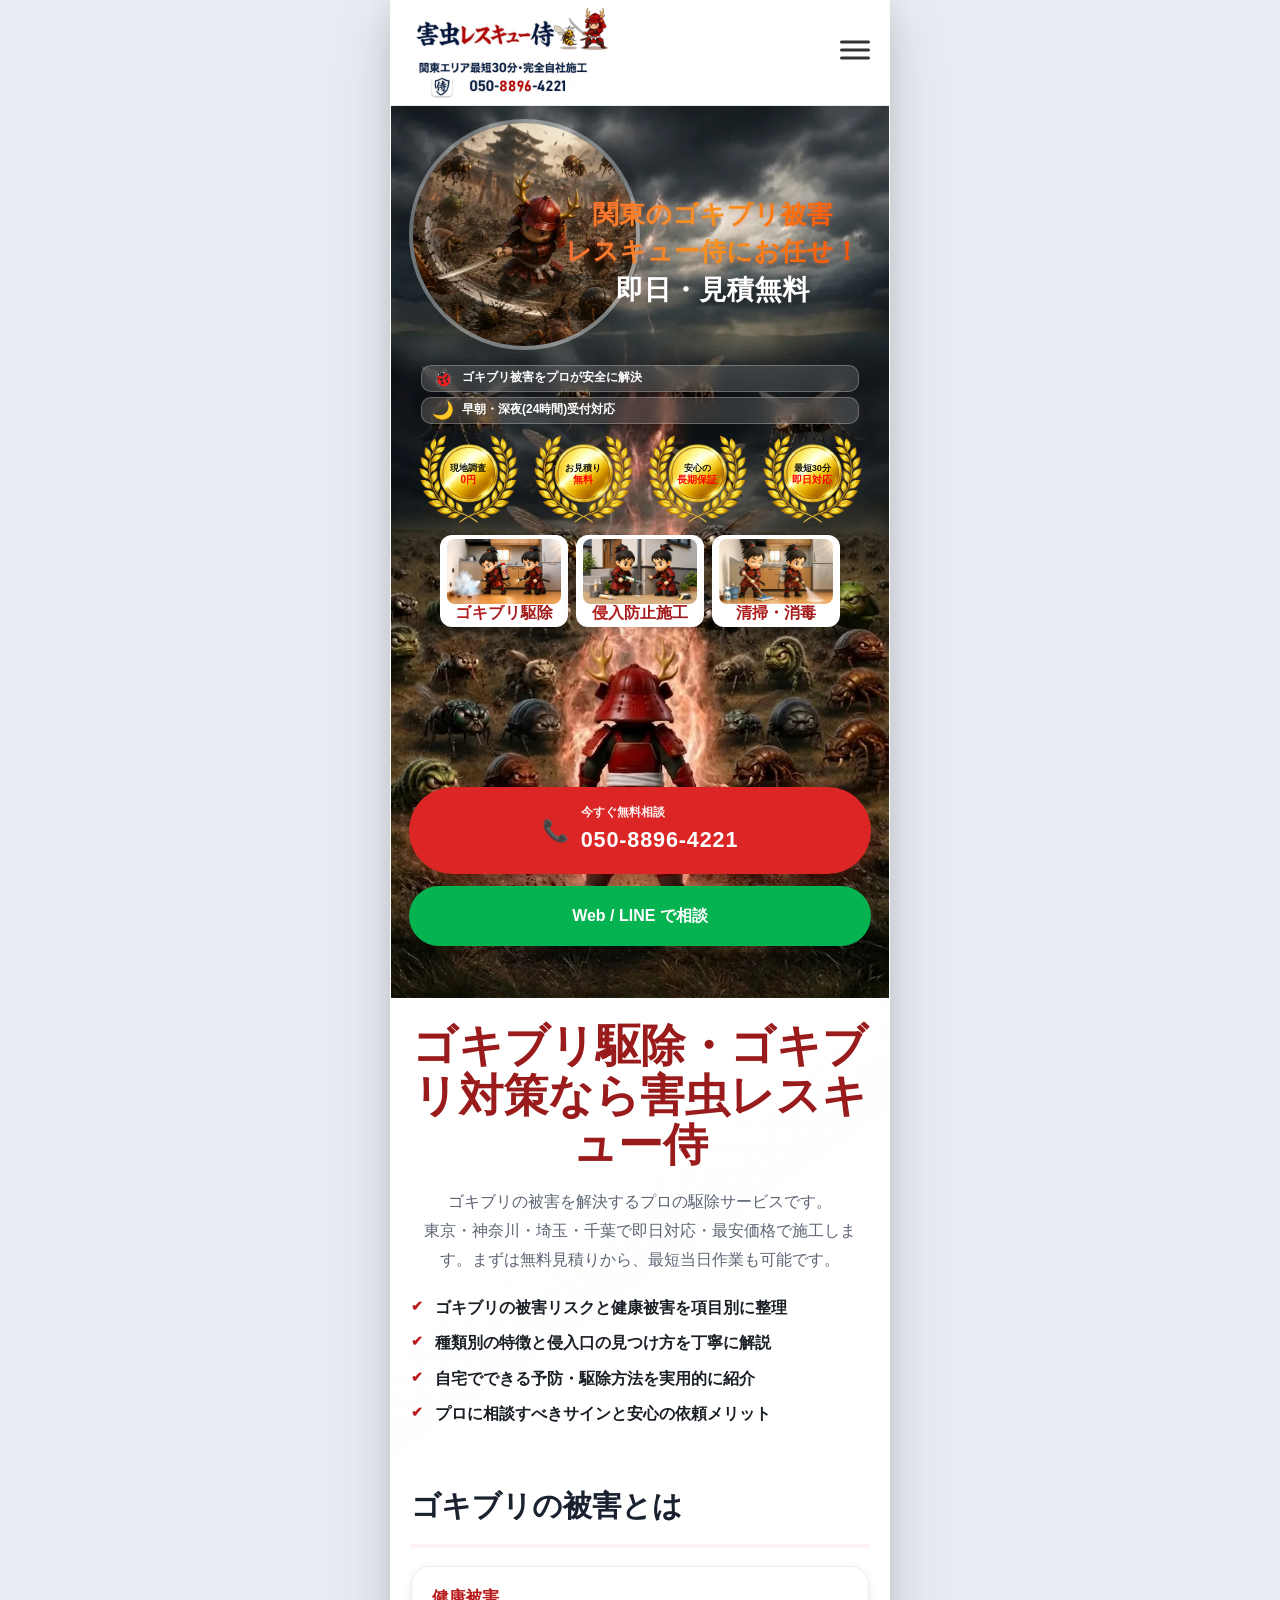
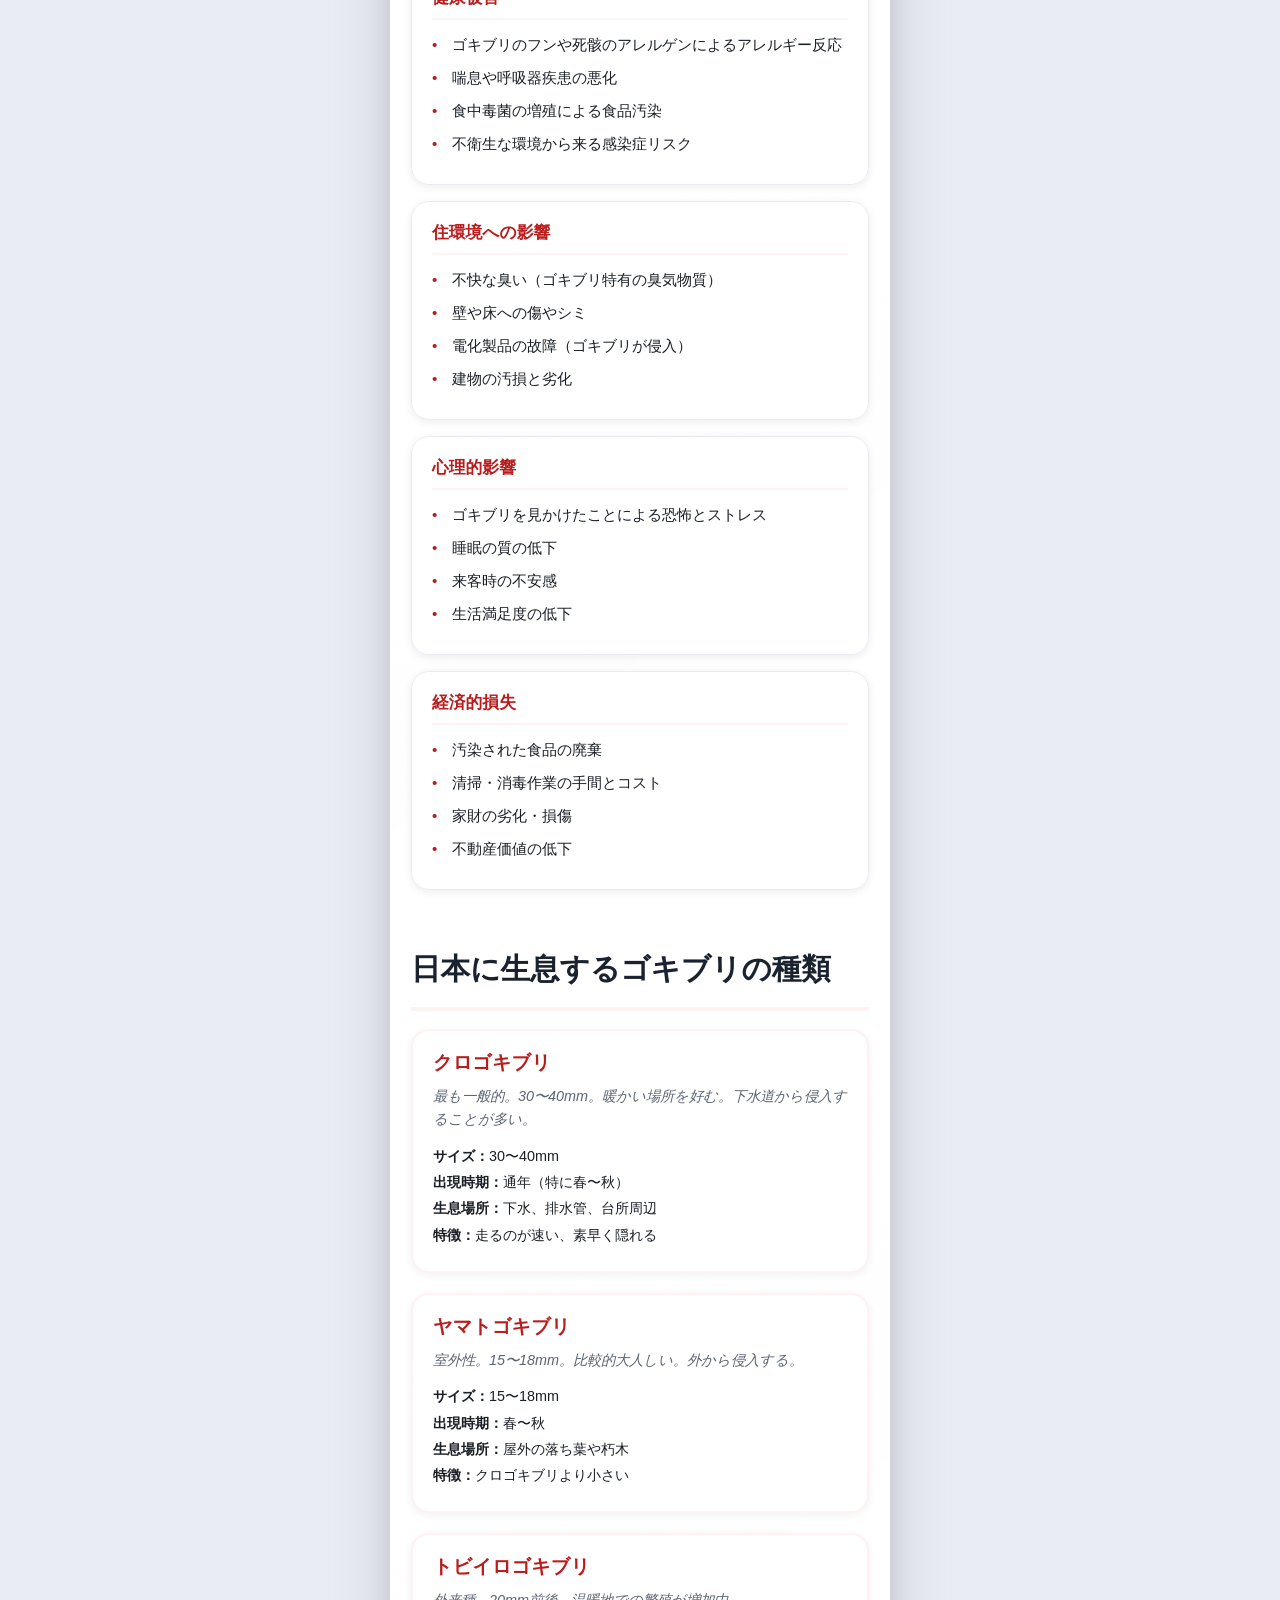
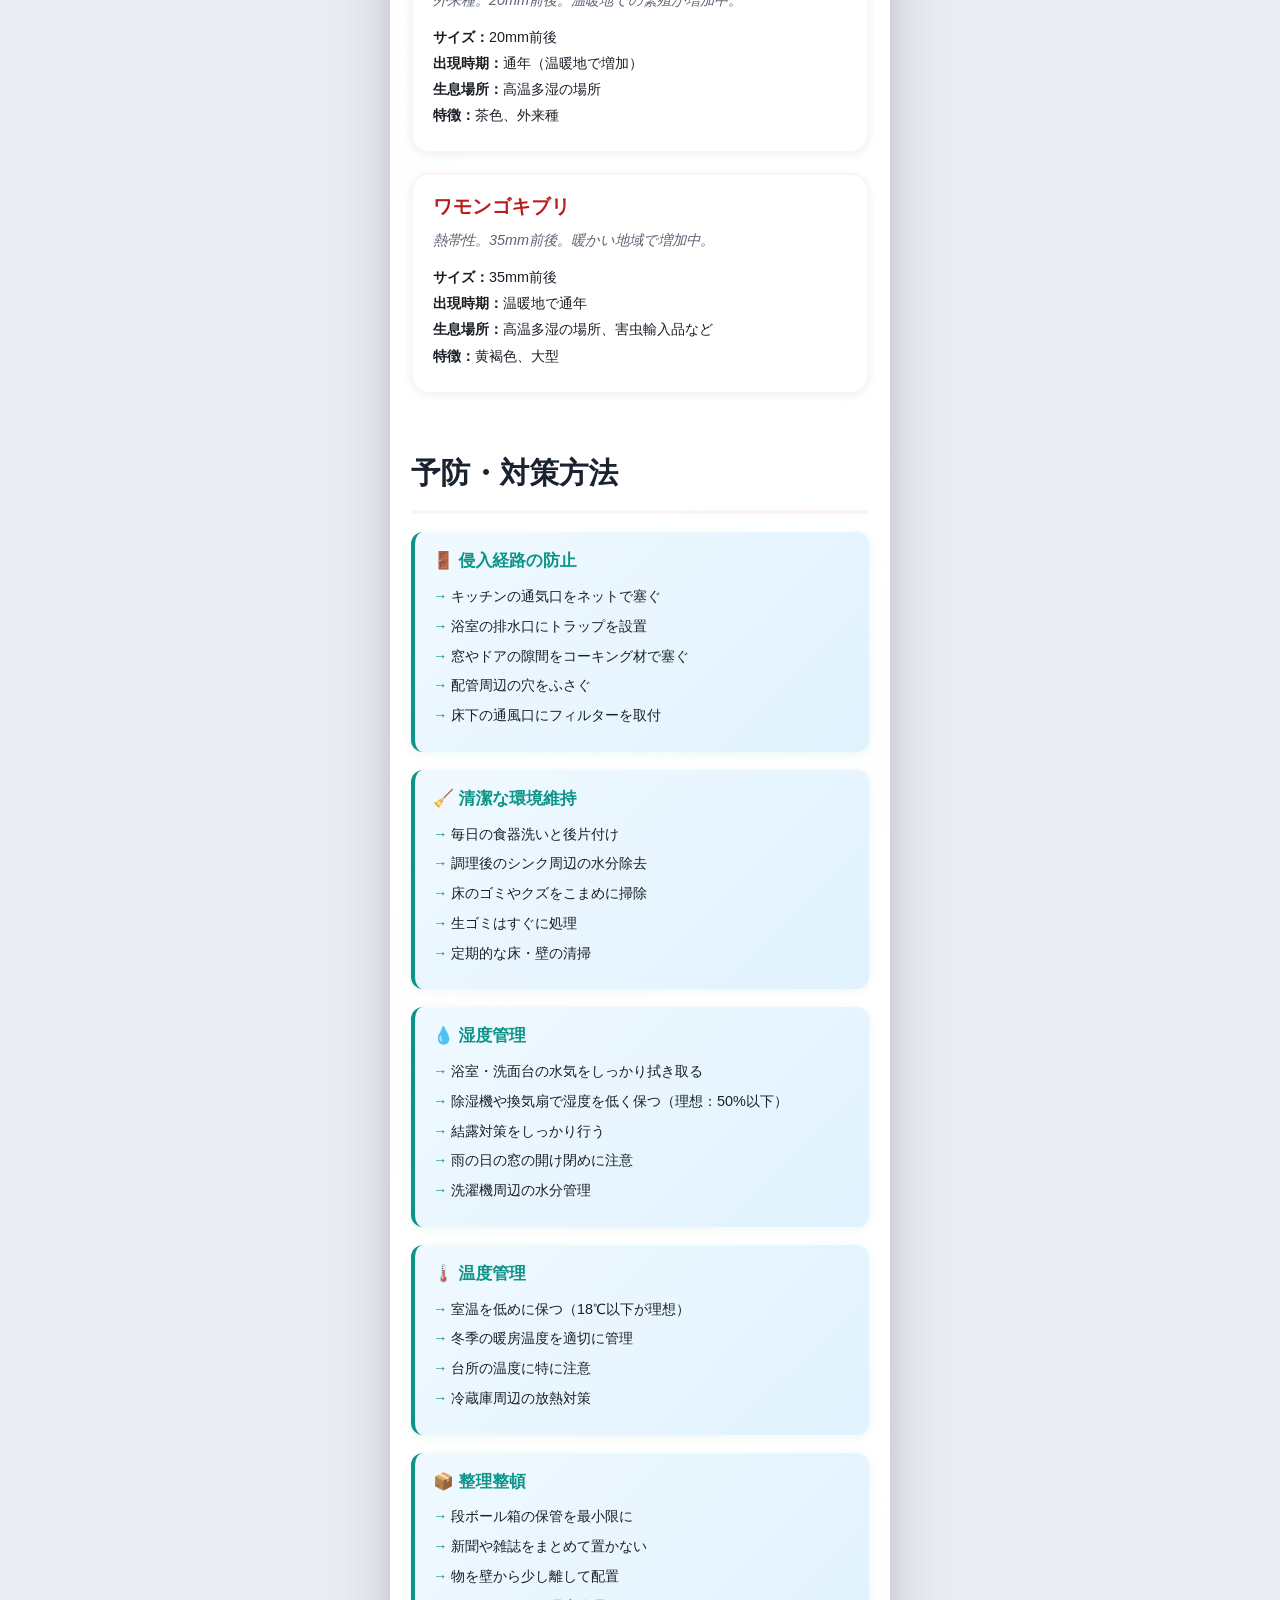
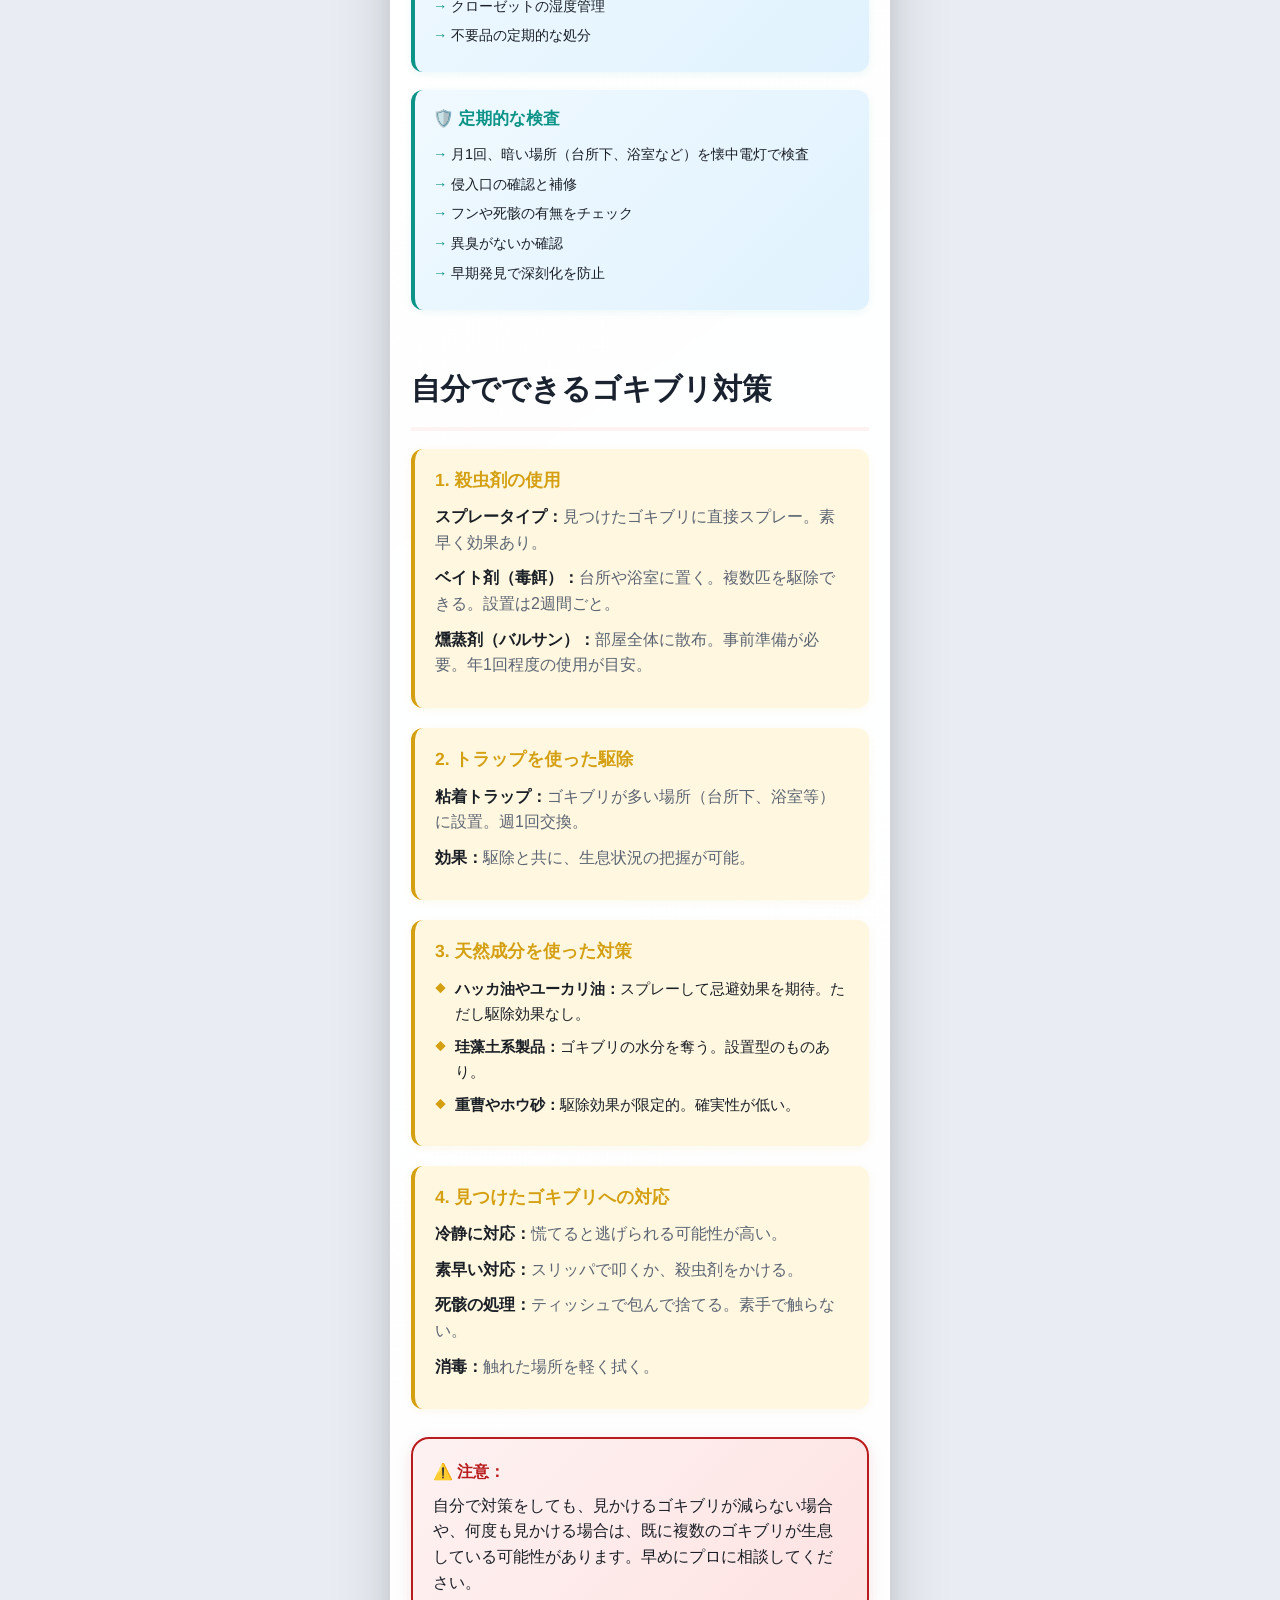
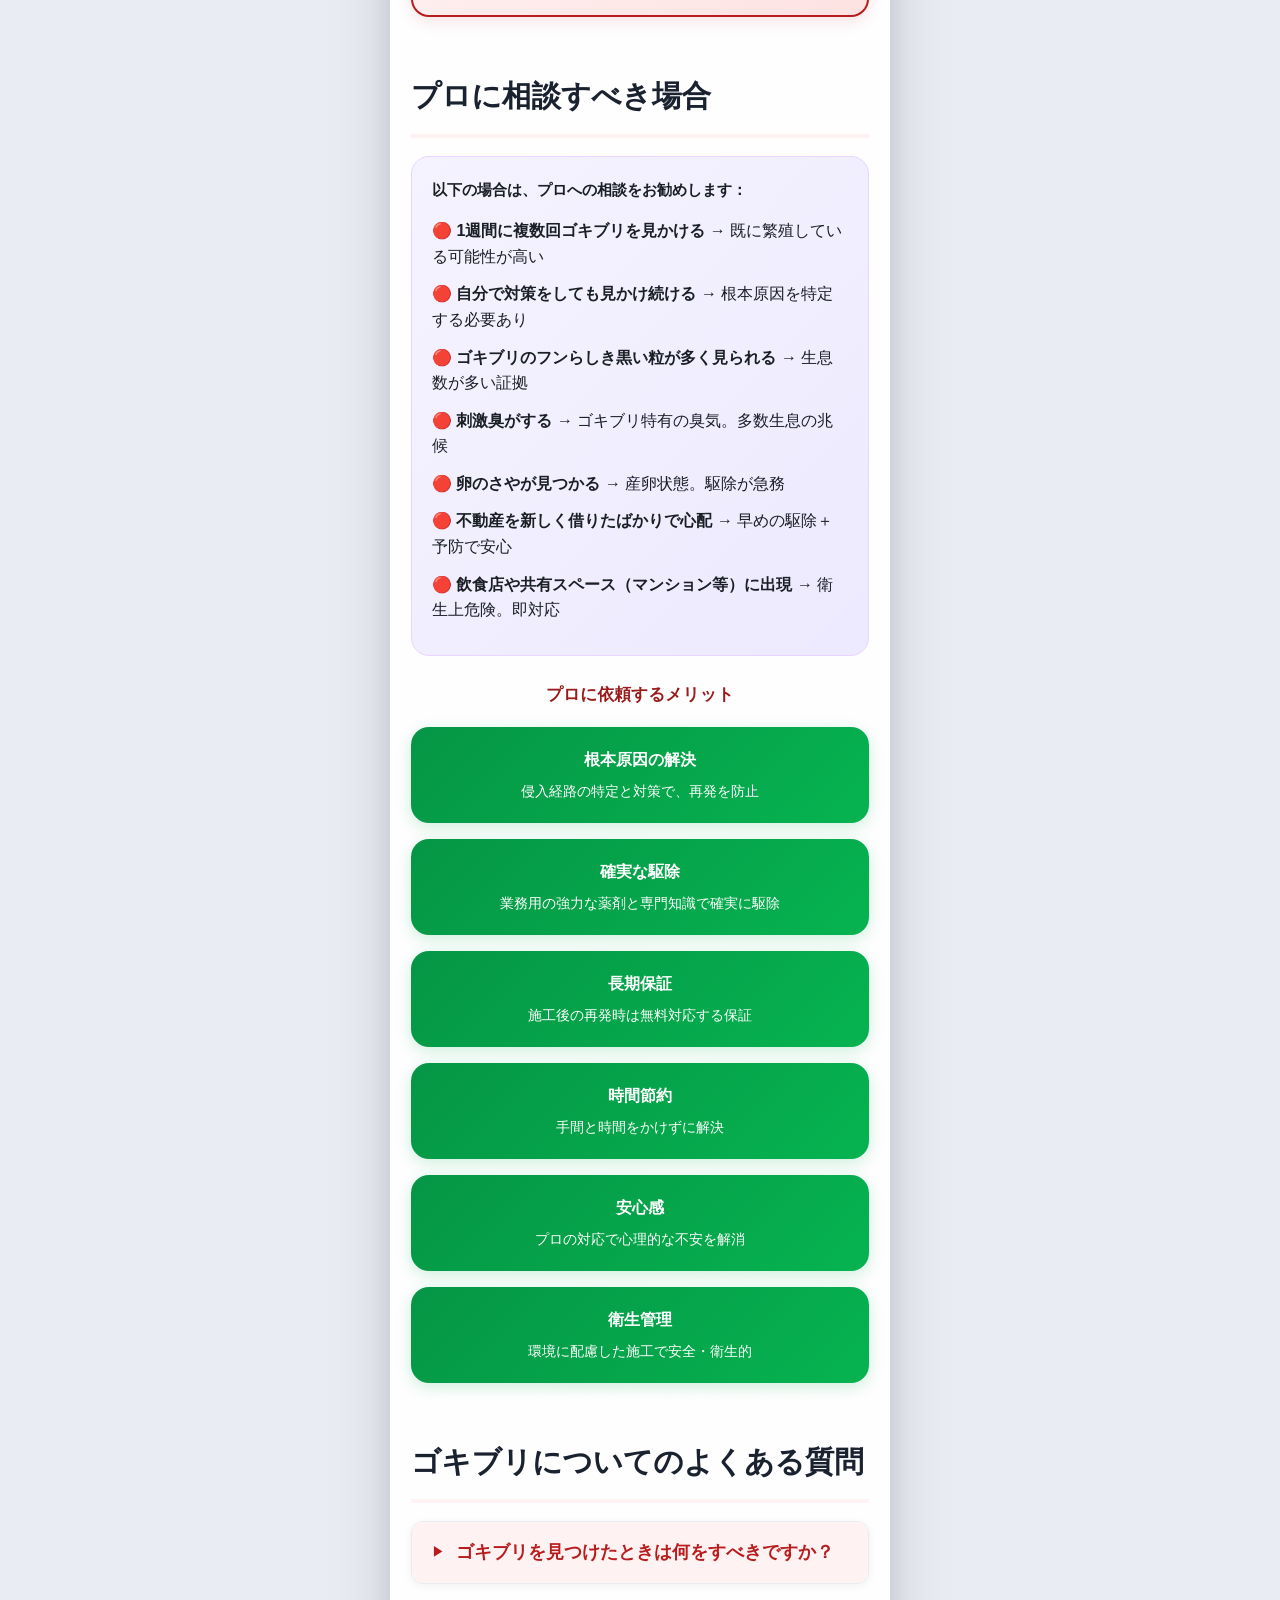
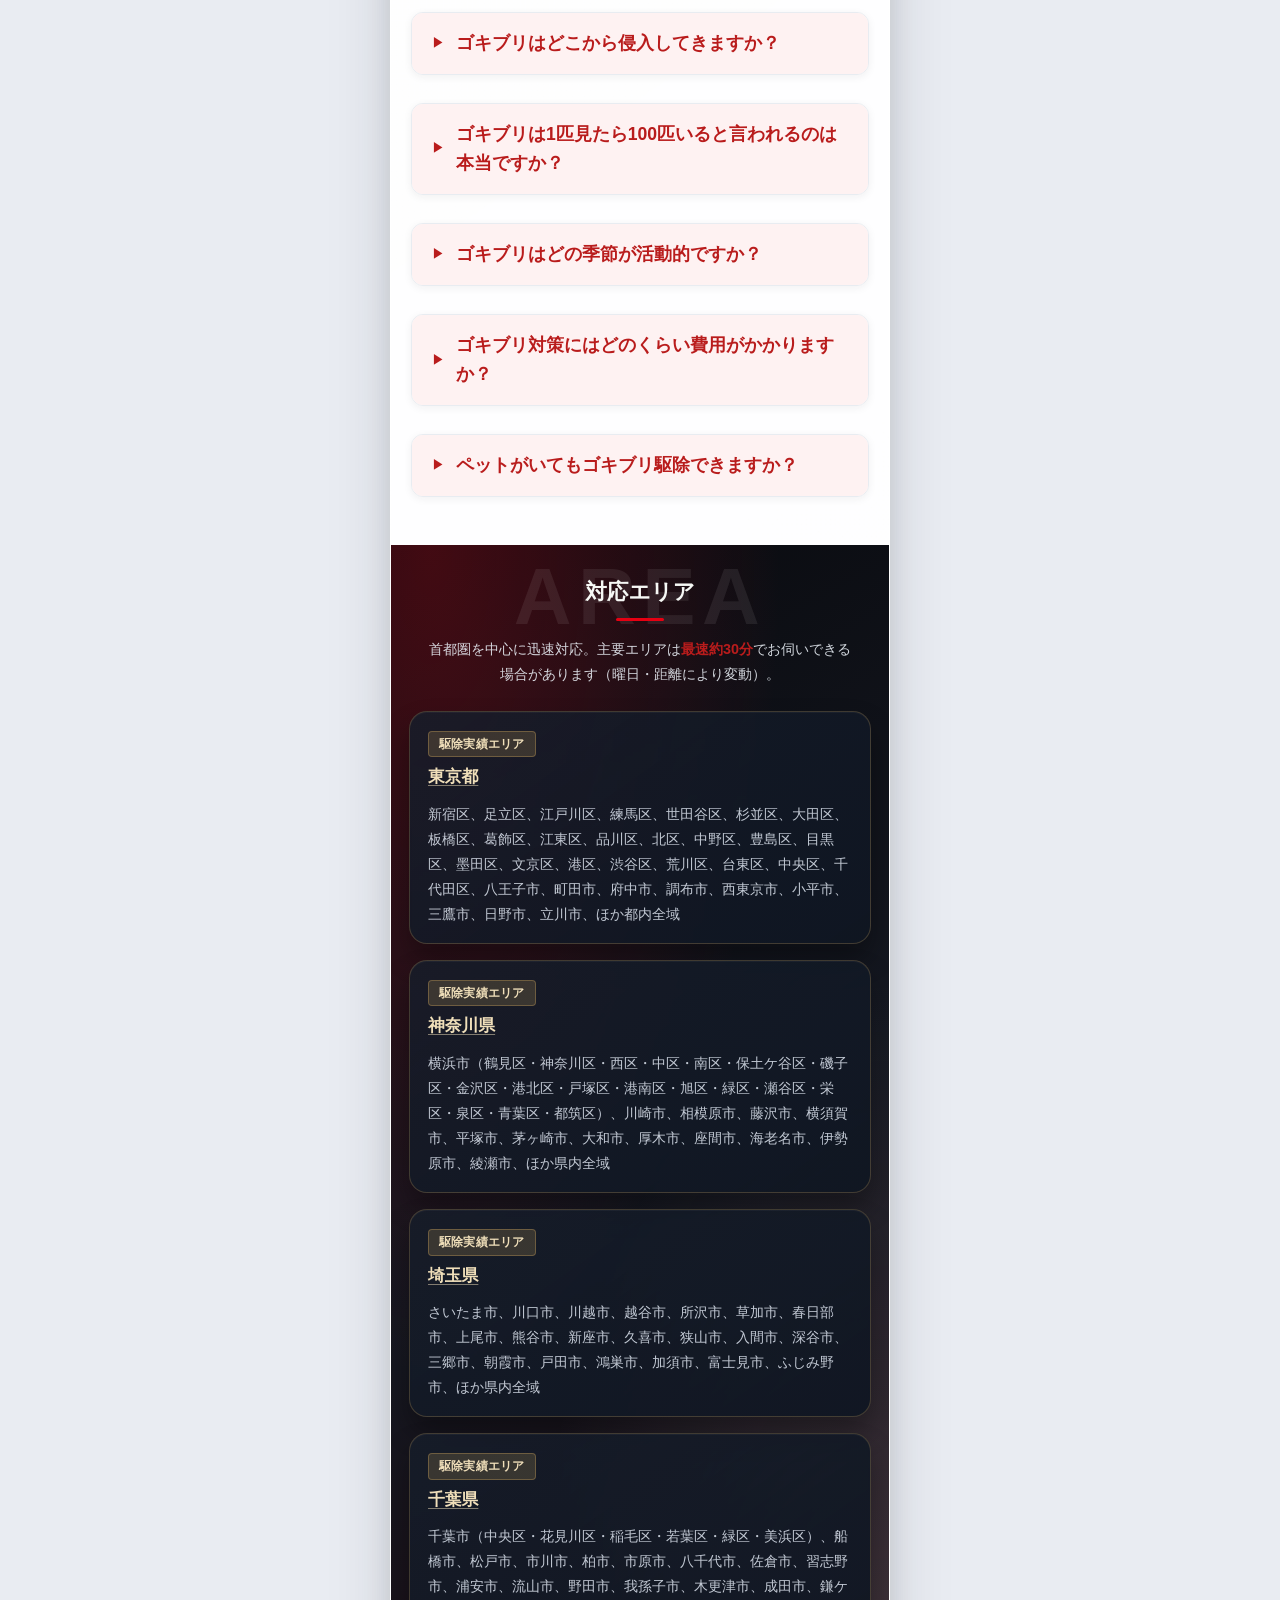
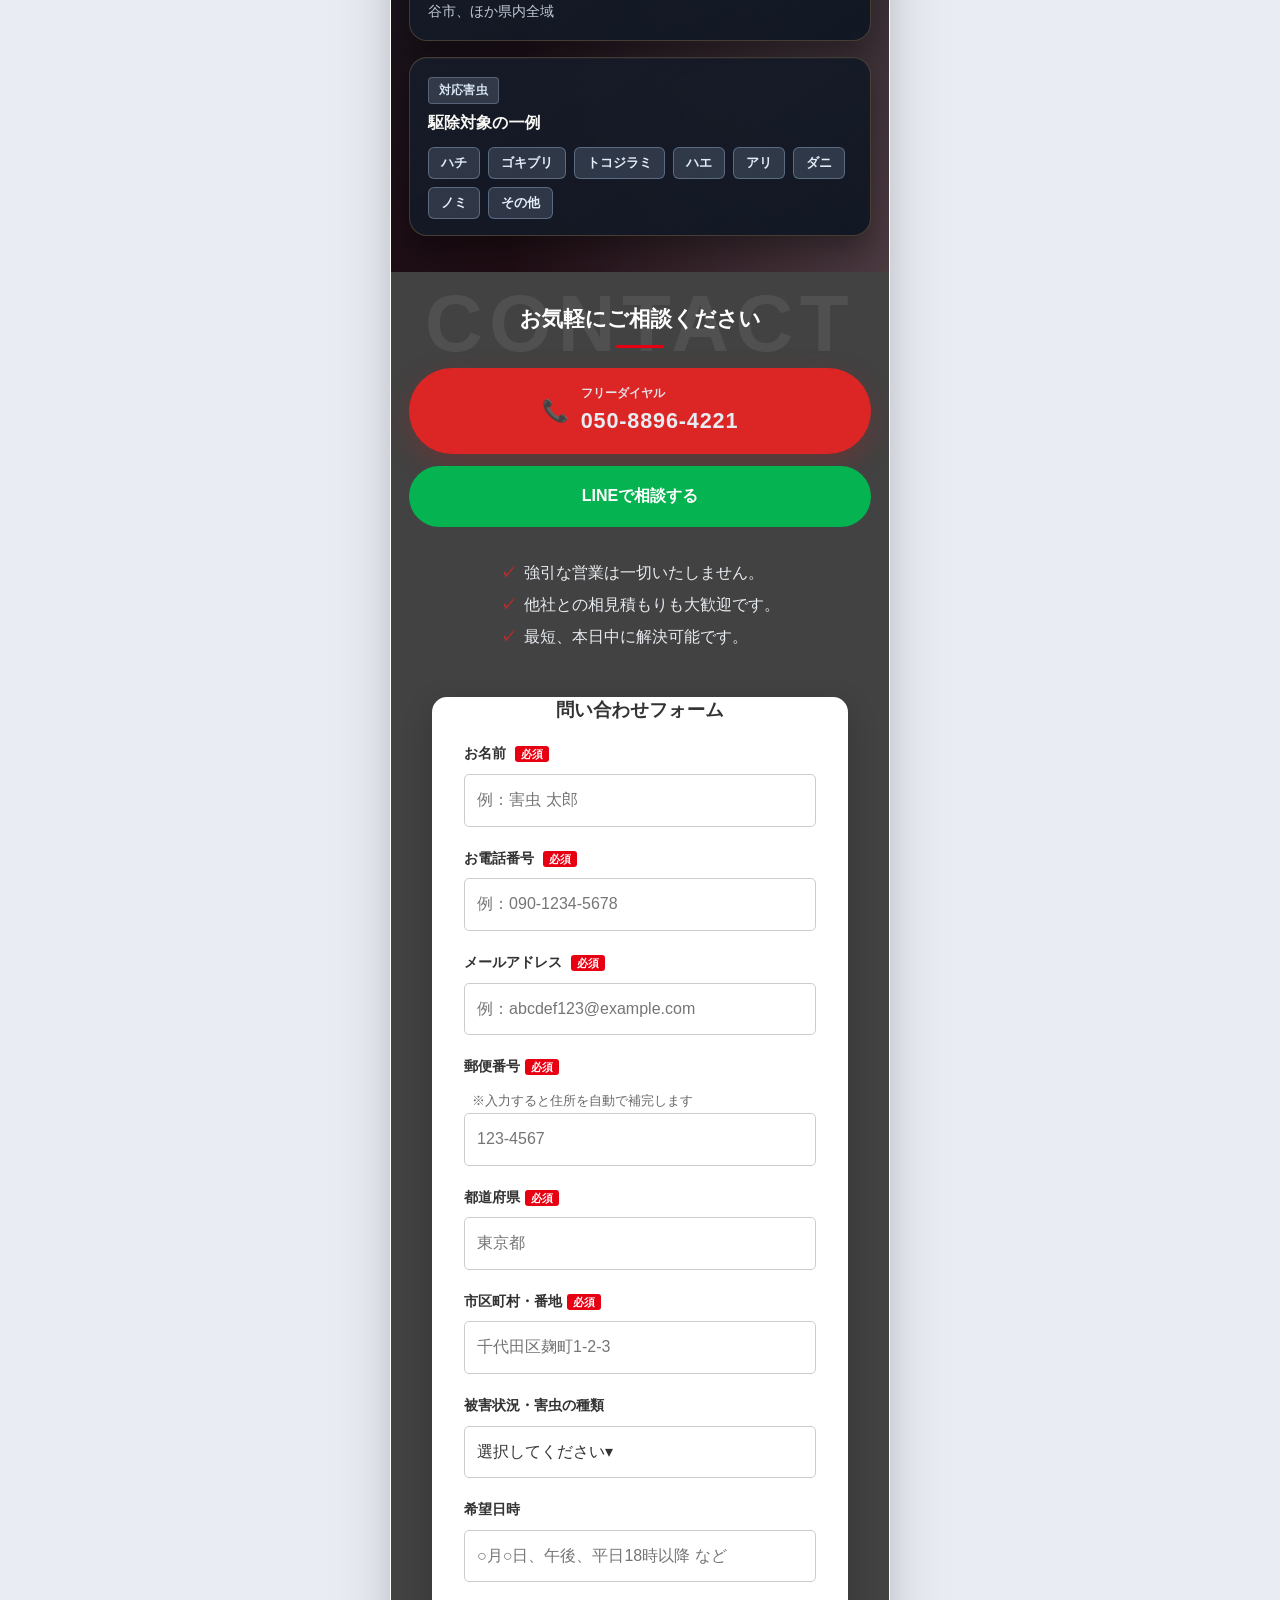
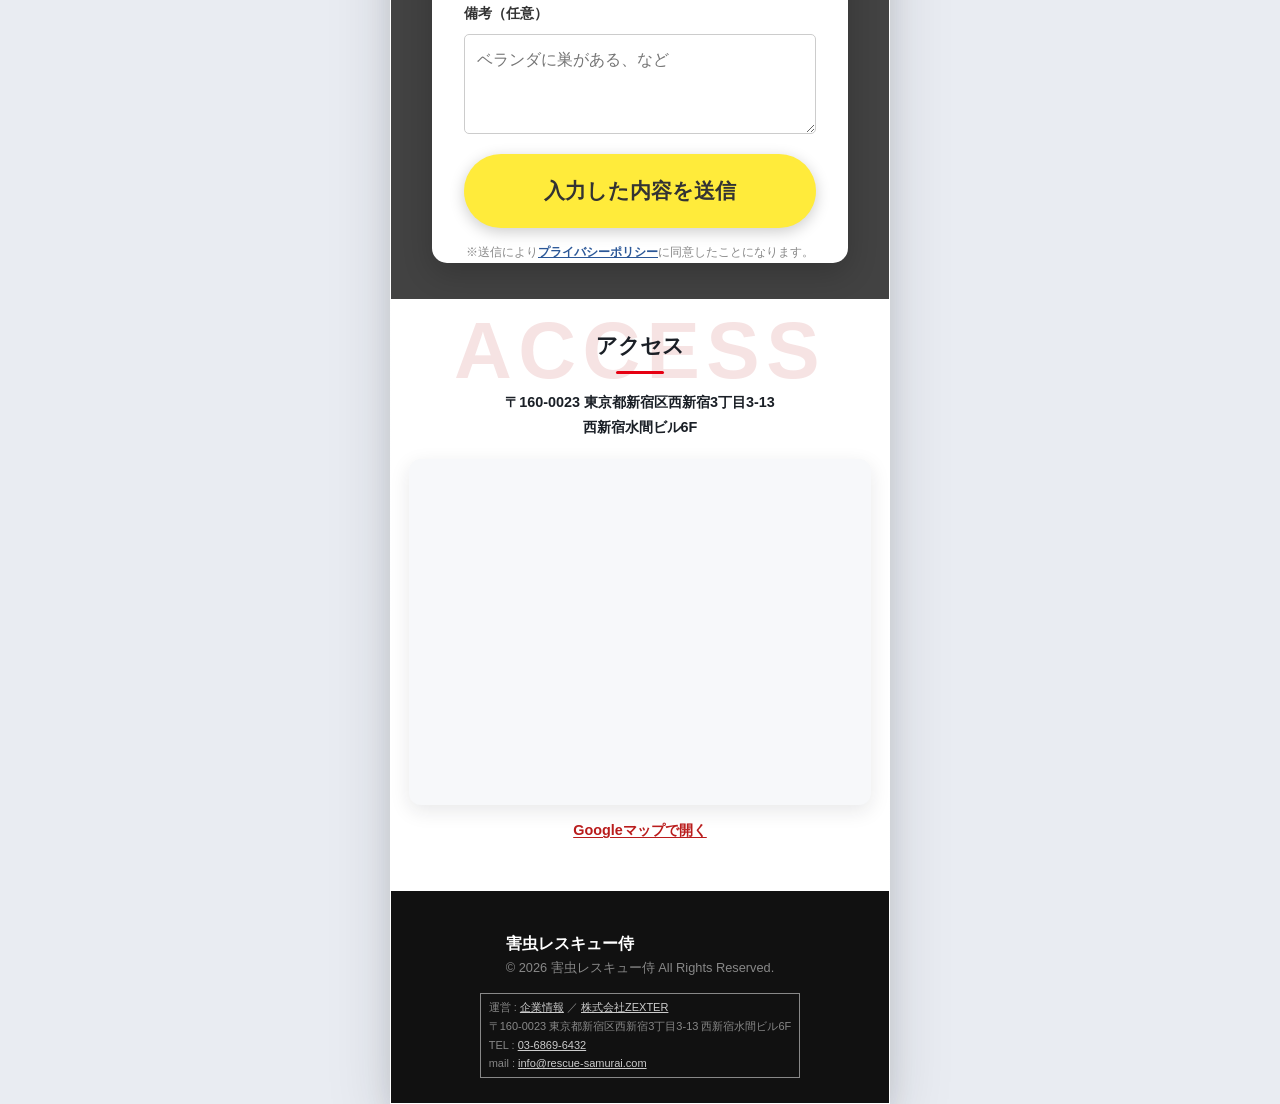
<file: gaichu/gokiburi/index.html>
<!DOCTYPE html>
<html lang="ja">

<head>
  <!-- Google Tag Manager -->
    <script>(function(w,d,s,l,i){w[l]=w[l]||[];w[l].push({'gtm.start':
      new Date().getTime(),event:'gtm.js'});var f=d.getElementsByTagName(s)[0],
      j=d.createElement(s),dl=l!='dataLayer'?'&l='+l:'';j.async=true;j.src=
      'https://www.googletagmanager.com/gtm.js?id='+i+dl;f.parentNode.insertBefore(j,f);
      })(window,document,'script','dataLayer','GTM-P7HW3BTK');
    </script>
  <!-- End Google Tag Manager -->

    <meta charset="UTF-8">
    <meta name="viewport" content="width=device-width, initial-scale=1.0">
    <meta name="robots" content="index, follow, max-image-preview:large">
    <link rel="canonical" href="https://gaichu-rescue-samurai.com/gaichu/gokiburi/">
    <title>ゴキブリ駆除・ゴキブリ対策なら害虫レスキュー侍</title>
    <meta name="description" content="ゴキブリの被害や対策方法をご紹介。症状別の対応、予防方法、自分でできる対策から専門家による駆除まで。即日対応・見積無料で東京・神奈川・埼玉・千葉で対応中。">
    <meta property="og:type" content="website">
    <meta property="og:title" content="ゴキブリ駆除・ゴキブリ対策なら害虫レスキュー侍">
    <meta property="og:description" content="ゴキブリの被害や対策方法をご紹介。症状別の対応、予防方法、自分でできる対策から専門家による駆除まで。">
    <meta property="og:url" content="https://gaichu-rescue-samurai.com/gaichu/gokiburi/">
    <meta property="og:image" content="https://gaichu-rescue-samurai.com/images/og-image.webp">
    <meta property="og:site_name" content="害虫レスキュー侍">
    <meta property="og:locale" content="ja_JP">
    <meta name="twitter:card" content="summary_large_image">
    <meta name="twitter:title" content="ゴキブリ駆除・ゴキブリ対策なら害虫レスキュー侍">
    <meta name="twitter:description" content="ゴキブリの被害や対策方法をご紹介。症状別の対応、予防方法、自分でできる対策から専門家による駆除まで。">
    <meta name="twitter:image" content="https://gaichu-rescue-samurai.com/images/og-image.webp">
    <meta name="format-detection" content="address=no">
    <link rel="icon" href="https://gaichu-rescue-samurai.com/images/favicon.ico?v=2.12" sizes="any">
    <link rel="icon" type="image/png" href="https://gaichu-rescue-samurai.com/images/android-chrome-192×192.png?v=2.12"
        sizes="192x192">
    <link rel="apple-touch-icon" href="https://gaichu-rescue-samurai.com/images/apple-touch-icon.png?v=2.12"
        sizes="180x180">
    <link rel="manifest" href="../../manifest.webmanifest">

    <link rel="stylesheet" href="../../css/destyle.css">
    <link rel="stylesheet" href="../../css/style-min.css?ver=1.89">
    <link rel="stylesheet" href="../gaichu-css/style-gaichu-min.css?ver=1.88">
    <!-- <link rel="stylesheet" href="../gaichu-css/style-gaichu.css"> -->

    <script type="application/ld+json">
  {
    "@context": "https://schema.org",
    "@graph": [
      {
        "@type": "BreadcrumbList",
        "@id": "https://gaichu-rescue-samurai.com/gaichu/gokiburi/#breadcrumb",
        "itemListElement": [
          {
            "@type": "ListItem",
            "position": 1,
            "name": "ホーム",
            "item": "https://gaichu-rescue-samurai.com/"
          },
          {
            "@type": "ListItem",
            "position": 2,
            "name": "ゴキブリ駆除・対策",
            "item": "https://gaichu-rescue-samurai.com/gaichu/gokiburi/"
          }
        ]
      },
      {
        "@type": "FAQPage",
        "@id": "https://gaichu-rescue-samurai.com/gaichu/gokiburi/#faq",
        "mainEntity": [
          {
            "@type": "Question",
            "name": "ゴキブリを見つけたときは何をすべきですか？",
            "acceptedAnswer": { "@type": "Answer", "text": "慌てず、以下の対応をしてください：(1)ゴキブリを追い詰めないようにスペースを作る(2)殺虫剤を使用する、または(3)すぐに専門家に連絡してください。" }
          },
          {
            "@type": "Question",
            "name": "ゴキブリはどこから侵入してきますか？",
            "acceptedAnswer": { "@type": "Answer", "text": "ゴキブリは隙間から侵入します。キッチンの通気口、浴室の排水口、窓やドアの隙間などが主な侵入ルートです。定期的な確認と塞ぐことが重要です。" }
          },
          {
            "@type": "Question",
            "name": "ゴキブリは1匹見たら100匹いると言われるのは本当ですか？",
            "acceptedAnswer": { "@type": "Answer", "text": "大げさな表現ですが、見えている場所に1匹いるなら、隠れた場所にはより多くがいる可能性があります。1匹見たら早めのプロ対応をお勧めします。" }
          },
          {
            "@type": "Question",
            "name": "ゴキブリはどの季節が活動的ですか？",
            "acceptedAnswer": { "@type": "Answer", "text": "ゴキブリは20℃以上の環境で活動します。特に暖房使用時期の秋冬や、室内の高温多湿な梅雨〜夏が活発。年中対策が必要です。" }
          }
        ]
      }
    ]
  }
  </script>
</head>

<body>
  <!-- Google Tag Manager (noscript) -->
    <noscript><iframe src="https://www.googletagmanager.com/ns.html?id=GTM-P7HW3BTK"
      height="0" width="0" style="display:none;visibility:hidden">
    </iframe></noscript>
  <!-- End Google Tag Manager (noscript) -->

    <div class="page-shell">
        <header class="site-header">
            <div class="header-logo-area">
                <div class="logo">
                    <a href="/" class="logo-main-link">
                        <img src="../../images/logo-title.svg?v=1.05" alt="害虫レスキュー侍｜関東の害虫駆除・害虫対策" width="500"
                            height="136" fetchpriority="high">
                    </a>

                    <a href="tel:050-8896-4221" class="logo-tel-link">
                        <img src="../../images/logo-subtitle.svg?v=1.05" alt="050-8896-4221に電話する" width="500"
                            height="136" loading="eager" decoding="async">
                    </a>
                </div>
            </div>
        </header>

        <button class="menu-btn" id="menu-btn" aria-label="メニューを開く" type="button">
            <span></span><span></span><span></span>
        </button>

        <div class="nav-overlay" id="nav-overlay"></div>
        <nav class="sp-nav" id="sp-nav" aria-label="モバイルメニュー">
            <ul>
                <li><a href="https://gaichu-rescue-samurai.com/">トップ</a></li>
                <li><a href="#symptoms">ゴキブリの被害</a></li>
                <li><a href="#types">ゴキブリの種類</a></li>
                <li><a href="#prevention">予防・対策方法</a></li>
                <li><a href="#diy">自分でできる対策</a></li>
                <li><a href="#when-to-call">プロに相談すべき場合</a></li>
                <li><a href="#faq">よくある質問</a></li>
                <li><a href="https://gaichu-rescue-samurai.com/company/">会社情報</a></li>
                <li class="has-child">
                    <a class="parent-link" href="#area-map">対応地域</a>
                    <ul class="sub-menu">
                        <li><a href="https://gaichu-rescue-samurai.com/area/tokyo/">東京都</a></li>
                        <li><a href="https://gaichu-rescue-samurai.com/area/kanagawa/">神奈川県</a></li>
                        <li><a href="https://gaichu-rescue-samurai.com/area/saitama/">埼玉県</a></li>
                        <li><a href="https://gaichu-rescue-samurai.com/area/chiba/">千葉県</a></li>
                    </ul>
                </li>
                <li><a href="#contact-form" class="sp-nav-cta">お問い合わせフォーム</a></li>
            </ul>
        </nav>

        <main id="top">
            <section class="hero" aria-labelledby="hero-heading">
                <div class="hero__visual">
                    <img class="hero__bg" src="../../images/hero-banner-sp.webp" alt="" loading="eager" decoding="async"
                        aria-hidden="true">
                    <div class="hero__visual-inner">
                        <div class="hero__top">
                            <div class="hero__img hero__img--actual">
                                <img src="../../images/gaichu-main.webp" alt="害虫駆除のイメージ - ゴキブリやダニなど" width="300"
                                    height="300" loading="eager" decoding="async">
                            </div>
                            <h1 id="hero-heading" class="hero-title">
                                <span class="hero-title-line hero-title-line--pest">関東のゴキブリ被害</span>
                                <span class="hero-title-line hero-title-line--pest">レスキュー侍にお任せ！</span>
                                <span class="hero-title-line hero-title-line--urgent">即日・見積無料
                                </span>
                            </h1>
                        </div>

                        <div class="hero__sub-appeals">
                            <div class="hero__sub-appeal hero__sub-appeal--left">
                                <div class="appeal-item">
                                    <span class="appeal-icon">🐞</span>
                                    <span class="appeal-text">ゴキブリ被害をプロが安全に解決</span>
                                </div>
                            </div>
                            <div class="hero__sub-appeal hero__sub-appeal--right">
                                <div class="appeal-item">
                                    <span class="appeal-icon">🌙</span>
                                    <span class="appeal-text">早朝・深夜(24時間)受付対応</span>
                                </div>
                            </div>
                        </div>

                        <div class="hero__merit-circles">
                            <div class="merit-circle">
                                <div class="circle-content">
                                    <span class="merit-main">現地調査</span>
                                    <span class="merit-price">0円</span>
                                </div>
                            </div>
                            <div class="merit-circle">
                                <div class="circle-content">
                                    <span class="merit-main">お見積り</span>
                                    <span class="merit-price">無料</span>
                                </div>
                            </div>
                            <div class="merit-circle">
                                <div class="circle-content">
                                    <span class="merit-main">安心の</span>
                                    <span class="merit-price">長期保証</span>
                                </div>
                            </div>
                            <div class="merit-circle">
                                <div class="circle-content">
                                    <span class="merit-main">最短30分</span>
                                    <span class="merit-price">即日対応</span>
                                </div>
                            </div>
                        </div>

                        <section class="hero__service-intro">
                            <div class="service-intro-grid">
                                <div class="service-intro-item">
                                    <div class="service-intro-image">
                                        <img src="../../images/pest.webp" width="120" height="120" alt="害虫駆除サービスのイメージ"
                                            loading="lazy" decoding="async">
                                    </div>
                                    <h3 class="service-intro-title">ゴキブリ駆除</h3>
                                </div>
                                <div class="service-intro-item">
                                    <div class="service-intro-image">
                                        <img src="../../images/defense.webp" width="120" height="120"
                                            alt="害虫駆除サービスのイメージ" loading="lazy" decoding="async">
                                    </div>
                                    <h3 class="service-intro-title">侵入防止施工</h3>
                                </div>
                                <div class="service-intro-item">
                                    <div class="service-intro-image">
                                        <img src="../../images/clean.webp" width="120" height="120" alt="害虫駆除サービスのイメージ"
                                            loading="lazy" decoding="async">
                                    </div>
                                    <h3 class="service-intro-title">清掃・消毒</h3>
                                </div>
                            </div>
                        </section>

                        <div class="hero__cta" role="group" aria-label="お問い合わせ">
                            <a class="btn btn--primary pulse" href="tel:050-8896-4221">
                                <span class="btn__icon" aria-hidden="true">📞</span>
                                <span class="btn__label">
                                    <span class="btn__sub">今すぐ無料相談</span>
                                    <span class="btn__tel">050-8896-4221</span>
                                </span>
                            </a>
                            <a class="btn btn--line pulse" href="#contact-form">Web / LINE で相談</a>
                        </div>
                    </div>
                </div>
            </section>
            <section class="content-section page-intro" aria-labelledby="page-title">
                <h1 id="page-title">ゴキブリ駆除・ゴキブリ対策なら害虫レスキュー侍</h1>
                <p>ゴキブリの被害を解決するプロの駆除サービスです。<br>東京・神奈川・埼玉・千葉で即日対応・最安価格で施工します。まずは無料見積りから、最短当日作業も可能です。</p>
                <ul class="page-intro-list">
                    <li>ゴキブリの被害リスクと健康被害を項目別に整理</li>
                    <li>種類別の特徴と侵入口の見つけ方を丁寧に解説</li>
                    <li>自宅でできる予防・駆除方法を実用的に紹介</li>
                    <li>プロに相談すべきサインと安心の依頼メリット</li>
                </ul>

            </section>

            <!-- ゴキブリの被害 -->
            <section id="symptoms" class="content-section">
                <h2>ゴキブリの被害とは</h2>

                <div class="symptom-cards">
                    <div class="card">
                        <h3>健康被害</h3>
                        <ul>
                            <li>ゴキブリのフンや死骸のアレルゲンによるアレルギー反応</li>
                            <li>喘息や呼吸器疾患の悪化</li>
                            <li>食中毒菌の増殖による食品汚染</li>
                            <li>不衛生な環境から来る感染症リスク</li>
                        </ul>
                    </div>

                    <div class="card">
                        <h3>住環境への影響</h3>
                        <ul>
                            <li>不快な臭い（ゴキブリ特有の臭気物質）</li>
                            <li>壁や床への傷やシミ</li>
                            <li>電化製品の故障（ゴキブリが侵入）</li>
                            <li>建物の汚損と劣化</li>
                        </ul>
                    </div>

                    <div class="card">
                        <h3>心理的影響</h3>
                        <ul>
                            <li>ゴキブリを見かけたことによる恐怖とストレス</li>
                            <li>睡眠の質の低下</li>
                            <li>来客時の不安感</li>
                            <li>生活満足度の低下</li>
                        </ul>
                    </div>

                    <div class="card">
                        <h3>経済的損失</h3>
                        <ul>
                            <li>汚染された食品の廃棄</li>
                            <li>清掃・消毒作業の手間とコスト</li>
                            <li>家財の劣化・損傷</li>
                            <li>不動産価値の低下</li>
                        </ul>
                    </div>
                </div>
            </section>

            <!-- ゴキブリの種類 -->
            <section id="types" class="content-section">
                <h2>日本に生息するゴキブリの種類</h2>

                <div class="cockroach-types">
                    <div class="type-item">
                        <h3>クロゴキブリ</h3>
                        <p class="type-description">最も一般的。30〜40mm。暖かい場所を好む。下水道から侵入することが多い。</p>
                        <ul>
                            <li><strong>サイズ：</strong>30〜40mm</li>
                            <li><strong>出現時期：</strong>通年（特に春〜秋）</li>
                            <li><strong>生息場所：</strong>下水、排水管、台所周辺</li>
                            <li><strong>特徴：</strong>走るのが速い、素早く隠れる</li>
                        </ul>
                    </div>

                    <div class="type-item">
                        <h3>ヤマトゴキブリ</h3>
                        <p class="type-description">室外性。15〜18mm。比較的大人しい。外から侵入する。</p>
                        <ul>
                            <li><strong>サイズ：</strong>15〜18mm</li>
                            <li><strong>出現時期：</strong>春〜秋</li>
                            <li><strong>生息場所：</strong>屋外の落ち葉や朽木</li>
                            <li><strong>特徴：</strong>クロゴキブリより小さい</li>
                        </ul>
                    </div>

                    <div class="type-item">
                        <h3>トビイロゴキブリ</h3>
                        <p class="type-description">外来種。20mm前後。温暖地での繁殖が増加中。</p>
                        <ul>
                            <li><strong>サイズ：</strong>20mm前後</li>
                            <li><strong>出現時期：</strong>通年（温暖地で増加）</li>
                            <li><strong>生息場所：</strong>高温多湿の場所</li>
                            <li><strong>特徴：</strong>茶色、外来種</li>
                        </ul>
                    </div>

                    <div class="type-item">
                        <h3>ワモンゴキブリ</h3>
                        <p class="type-description">熱帯性。35mm前後。暖かい地域で増加中。</p>
                        <ul>
                            <li><strong>サイズ：</strong>35mm前後</li>
                            <li><strong>出現時期：</strong>温暖地で通年</li>
                            <li><strong>生息場所：</strong>高温多湿の場所、害虫輸入品など</li>
                            <li><strong>特徴：</strong>黄褐色、大型</li>
                        </ul>
                    </div>
                </div>
            </section>

            <!-- 予防・対策方法 -->
            <section id="prevention" class="content-section">
                <h2>予防・対策方法</h2>

                <div class="prevention-grid">
                    <div class="prevention-item">
                        <h3>🚪 侵入経路の防止</h3>
                        <ul>
                            <li>キッチンの通気口をネットで塞ぐ</li>
                            <li>浴室の排水口にトラップを設置</li>
                            <li>窓やドアの隙間をコーキング材で塞ぐ</li>
                            <li>配管周辺の穴をふさぐ</li>
                            <li>床下の通風口にフィルターを取付</li>
                        </ul>
                    </div>

                    <div class="prevention-item">
                        <h3>🧹 清潔な環境維持</h3>
                        <ul>
                            <li>毎日の食器洗いと後片付け</li>
                            <li>調理後のシンク周辺の水分除去</li>
                            <li>床のゴミやクズをこまめに掃除</li>
                            <li>生ゴミはすぐに処理</li>
                            <li>定期的な床・壁の清掃</li>
                        </ul>
                    </div>

                    <div class="prevention-item">
                        <h3>💧 湿度管理</h3>
                        <ul>
                            <li>浴室・洗面台の水気をしっかり拭き取る</li>
                            <li>除湿機や換気扇で湿度を低く保つ（理想：50%以下）</li>
                            <li>結露対策をしっかり行う</li>
                            <li>雨の日の窓の開け閉めに注意</li>
                            <li>洗濯機周辺の水分管理</li>
                        </ul>
                    </div>

                    <div class="prevention-item">
                        <h3>🌡️ 温度管理</h3>
                        <ul>
                            <li>室温を低めに保つ（18℃以下が理想）</li>
                            <li>冬季の暖房温度を適切に管理</li>
                            <li>台所の温度に特に注意</li>
                            <li>冷蔵庫周辺の放熱対策</li>
                        </ul>
                    </div>

                    <div class="prevention-item">
                        <h3>📦 整理整頓</h3>
                        <ul>
                            <li>段ボール箱の保管を最小限に</li>
                            <li>新聞や雑誌をまとめて置かない</li>
                            <li>物を壁から少し離して配置</li>
                            <li>クローゼットの湿度管理</li>
                            <li>不要品の定期的な処分</li>
                        </ul>
                    </div>

                    <div class="prevention-item">
                        <h3>🛡️ 定期的な検査</h3>
                        <ul>
                            <li>月1回、暗い場所（台所下、浴室など）を懐中電灯で検査</li>
                            <li>侵入口の確認と補修</li>
                            <li>フンや死骸の有無をチェック</li>
                            <li>異臭がないか確認</li>
                            <li>早期発見で深刻化を防止</li>
                        </ul>
                    </div>
                </div>
            </section>

            <!-- 自分でできる対策 -->
            <section id="diy" class="content-section">
                <h2>自分でできるゴキブリ対策</h2>

                <div class="diy-methods">
                    <div class="method">
                        <h3>1. 殺虫剤の使用</h3>
                        <p><strong>スプレータイプ：</strong>見つけたゴキブリに直接スプレー。素早く効果あり。</p>
                        <p><strong>ベイト剤（毒餌）：</strong>台所や浴室に置く。複数匹を駆除できる。設置は2週間ごと。</p>
                        <p><strong>燻蒸剤（バルサン）：</strong>部屋全体に散布。事前準備が必要。年1回程度の使用が目安。</p>
                    </div>

                    <div class="method">
                        <h3>2. トラップを使った駆除</h3>
                        <p><strong>粘着トラップ：</strong>ゴキブリが多い場所（台所下、浴室等）に設置。週1回交換。</p>
                        <p><strong>効果：</strong>駆除と共に、生息状況の把握が可能。</p>
                    </div>

                    <div class="method">
                        <h3>3. 天然成分を使った対策</h3>
                        <ul>
                            <li><strong>ハッカ油やユーカリ油：</strong>スプレーして忌避効果を期待。ただし駆除効果なし。</li>
                            <li><strong>珪藻土系製品：</strong>ゴキブリの水分を奪う。設置型のものあり。</li>
                            <li><strong>重曹やホウ砂：</strong>駆除効果が限定的。確実性が低い。</li>
                        </ul>
                    </div>

                    <div class="method">
                        <h3>4. 見つけたゴキブリへの対応</h3>
                        <p><strong>冷静に対応：</strong>慌てると逃げられる可能性が高い。</p>
                        <p><strong>素早い対応：</strong>スリッパで叩くか、殺虫剤をかける。</p>
                        <p><strong>死骸の処理：</strong>ティッシュで包んで捨てる。素手で触らない。</p>
                        <p><strong>消毒：</strong>触れた場所を軽く拭く。</p>
                    </div>
                </div>

                <div class="important-note">
                    <strong>⚠️
                        注意：</strong>自分で対策をしても、見かけるゴキブリが減らない場合や、何度も見かける場合は、既に複数のゴキブリが生息している可能性があります。早めにプロに相談してください。
                </div>
            </section>

            <!-- プロに相談すべき場合 -->
            <section id="when-to-call" class="content-section">
                <h2>プロに相談すべき場合</h2>

                <div class="call-professional">
                    <p>以下の場合は、プロへの相談をお勧めします：</p>
                    <ul>
                        <li>🔴 <strong>1週間に複数回ゴキブリを見かける</strong> → 既に繁殖している可能性が高い</li>
                        <li>🔴 <strong>自分で対策をしても見かけ続ける</strong> → 根本原因を特定する必要あり</li>
                        <li>🔴 <strong>ゴキブリのフンらしき黒い粒が多く見られる</strong> → 生息数が多い証拠</li>
                        <li>🔴 <strong>刺激臭がする</strong> → ゴキブリ特有の臭気。多数生息の兆候</li>
                        <li>🔴 <strong>卵のさやが見つかる</strong> → 産卵状態。駆除が急務</li>
                        <li>🔴 <strong>不動産を新しく借りたばかりで心配</strong> → 早めの駆除＋予防で安心</li>
                        <li>🔴 <strong>飲食店や共有スペース（マンション等）に出現</strong> → 衛生上危険。即対応</li>
                    </ul>
                </div>

                <div class="professional-benefits">
                    <h3>プロに依頼するメリット</h3>
                    <div class="benefits-grid">
                        <div class="benefit">
                            <span class="benefit-title">根本原因の解決</span>
                            <p>侵入経路の特定と対策で、再発を防止</p>
                        </div>
                        <div class="benefit">
                            <span class="benefit-title">確実な駆除</span>
                            <p>業務用の強力な薬剤と専門知識で確実に駆除</p>
                        </div>
                        <div class="benefit">
                            <span class="benefit-title">長期保証</span>
                            <p>施工後の再発時は無料対応する保証</p>
                        </div>
                        <div class="benefit">
                            <span class="benefit-title">時間節約</span>
                            <p>手間と時間をかけずに解決</p>
                        </div>
                        <div class="benefit">
                            <span class="benefit-title">安心感</span>
                            <p>プロの対応で心理的な不安を解消</p>
                        </div>
                        <div class="benefit">
                            <span class="benefit-title">衛生管理</span>
                            <p>環境に配慮した施工で安全・衛生的</p>
                        </div>
                    </div>
                </div>
            </section>

            <!-- よくある質問 -->
            <section id="faq" class="content-section">
                <h2>ゴキブリについてのよくある質問</h2>

                <div class="faq-items">
                    <details class="faq-item">
                        <summary>ゴキブリを見つけたときは何をすべきですか？</summary>
                        <div class="faq-content">
                            <p>慌てず、以下の対応をしてください：</p>
                            <ol>
                                <li>スペースを作る：逃げられないようにでも、追い詰めすぎない</li>
                                <li>対策を実施：殺虫剤でスプレーするか、スリッパで素早く叩く</li>
                                <li>死骸を処理：ティッシュで包み、別のゴミ袋に入れて処分</li>
                                <li>該当場所を消毒：ティッシュやクロスで軽く拭く</li>
                                <li>専門家に相談：1匹見たら他にもいる可能性があるため、プロへ相談</li>
                            </ol>
                        </div>
                    </details>

                    <details class="faq-item">
                        <summary>ゴキブリはどこから侵入してきますか？</summary>
                        <div class="faq-content">
                            <p>ゴキブリは以下のような隙間から侵入します：</p>
                            <ul>
                                <li>キッチンの通気口（数mm程度の隙間でも通過）</li>
                                <li>浴室の排水口と配管周辺</li>
                                <li>窓やドアの隙間</li>
                                <li>エアコンの配管の穴</li>
                                <li>下水道から配管伝いに侵入</li>
                            </ul>
                            <p>定期的な確認と隙間を塞ぐことが重要な予防策です。</p>
                        </div>
                    </details>

                    <details class="faq-item">
                        <summary>ゴキブリは1匹見たら100匹いると言われるのは本当ですか？</summary>
                        <div class="faq-content">
                            <p>大げさな表現ですが、一定の根拠があります。ゴキブリは：</p>
                            <ul>
                                <li>夜行性で、昼間はほとんど隠れている</li>
                                <li>見つけやすい場所にいるのはごく一部</li>
                                <li>1つの卵のさやから約40〜50匹が誕生</li>
                                <li>繁殖力が非常に強い</li>
                            </ul>
                            <p>1匹見たら、隠れた場所にはより多くがいる可能性があります。早めのプロ対応がお勧めです。</p>
                        </div>
                    </details>

                    <details class="faq-item">
                        <summary>ゴキブリはどの季節が活動的ですか？</summary>
                        <div class="faq-content">
                            <p>ゴキブリは温度に敏感です：</p>
                            <ul>
                                <li><strong>20℃以上：</strong>活動を開始</li>
                                <li><strong>25〜30℃：</strong>最も活発に活動</li>
                                <li><strong>15℃以下：</strong>活動が鈍くなる</li>
                            </ul>
                            <p>特に活発な時期：</p>
                            <ul>
                                <li>梅雨〜秋：室外のゴキブリが多数生息。高温多湿を好む</li>
                                <li>冬：暖房で暖かい室内に侵入しやすくなる</li>
                            </ul>
                            <p>年中対策が必要です。</p>
                        </div>
                    </details>

                    <details class="faq-item">
                        <summary>ゴキブリ対策にはどのくらい費用がかかりますか？</summary>
                        <div class="faq-content">
                            <p>対策の種類により異なります：</p>
                            <ul>
                                <li><strong>市販の殺虫剤：</strong>数百円〜数千円</li>
                                <li><strong>プロによる1回の駆除：</strong>3,000円〜（詳細な調査後に見積）</li>
                                <li><strong>予防施工（侵入防止）：</strong>10,000円〜（内容により変動）</li>
                            </ul>
                            <p>当社は現地調査・お見積りが無料です。詳細はお問い合わせください。</p>
                        </div>
                    </details>

                    <details class="faq-item">
                        <summary>ペットがいてもゴキブリ駆除できますか？</summary>
                        <div class="faq-content">
                            <p>はい。ペットの安全を第一に考えて対応します：</p>
                            <ul>
                                <li>ペットの種類（犬、猫、小動物など）を事前に教えてください</li>
                                <li>ペット対応の薬剤を選定します</li>
                                <li>施工中の隔離方法をご相談します</li>
                                <li>小さなお子さんにも配慮した施工を行います</li>
                            </ul>
                            <p>詳細は、お問い合わせ時にお知らせください。</p>
                        </div>
                    </details>
                </div>
            </section>

            <section id="area-map" class="section section--map area-map" aria-labelledby="area-heading">
                <p class="section__watermark" aria-hidden="true">AREA</p>
                <h2 id="area-heading" class="section__title">対応エリア</h2>
                <p class="section__lead area-map__lead">
                    首都圏を中心に迅速対応。主要エリアは<strong>最速約30分</strong>でお伺いできる場合があります（曜日・距離により変動）。</p>

                <div class="area-grid">
                    <article class="area-card">
                        <header class="area-card__head">
                            <span class="area-card__badge">駆除実績エリア</span>
                            <h3 class="area-card__title"><a href="https://gaichu-rescue-samurai.com/area/tokyo/">東京都</a>
                            </h3>
                        </header>
                        <p class="area-card__cities">
                            新宿区、足立区、江戸川区、練馬区、世田谷区、杉並区、大田区、板橋区、葛飾区、江東区、品川区、北区、中野区、豊島区、目黒区、墨田区、文京区、港区、渋谷区、荒川区、台東区、中央区、千代田区、八王子市、町田市、府中市、調布市、西東京市、小平市、三鷹市、日野市、立川市、ほか都内全域
                        </p>
                    </article>
                    <article class="area-card">
                        <header class="area-card__head">
                            <span class="area-card__badge">駆除実績エリア</span>
                            <h3 class="area-card__title"><a
                                    href="https://gaichu-rescue-samurai.com/area/kanagawa/">神奈川県</a></h3>
                        </header>
                        <p class="area-card__cities">
                            横浜市（鶴見区・神奈川区・西区・中区・南区・保土ケ谷区・磯子区・金沢区・港北区・戸塚区・港南区・旭区・緑区・瀬谷区・栄区・泉区・青葉区・都筑区）、川崎市、相模原市、藤沢市、横須賀市、平塚市、茅ヶ崎市、大和市、厚木市、座間市、海老名市、伊勢原市、綾瀬市、ほか県内全域
                        </p>
                    </article>
                    <article class="area-card">
                        <header class="area-card__head">
                            <span class="area-card__badge">駆除実績エリア</span>
                            <h3 class="area-card__title"><a
                                    href="https://gaichu-rescue-samurai.com/area/saitama/">埼玉県</a></h3>
                        </header>
                        <p class="area-card__cities">
                            さいたま市、川口市、川越市、越谷市、所沢市、草加市、春日部市、上尾市、熊谷市、新座市、久喜市、狭山市、入間市、深谷市、三郷市、朝霞市、戸田市、鴻巣市、加須市、富士見市、ふじみ野市、ほか県内全域
                        </p>
                    </article>
                    <article class="area-card">
                        <header class="area-card__head">
                            <span class="area-card__badge">駆除実績エリア</span>
                            <h3 class="area-card__title"><a href="https://gaichu-rescue-samurai.com/area/chiba/">千葉県</a>
                            </h3>
                        </header>
                        <p class="area-card__cities">
                            千葉市（中央区・花見川区・稲毛区・若葉区・緑区・美浜区）、船橋市、松戸市、市川市、柏市、市原市、八千代市、佐倉市、習志野市、浦安市、流山市、野田市、我孫子市、木更津市、成田市、鎌ケ谷市、ほか県内全域
                        </p>
                    </article>
                    <article class="area-card area-card--pests">
                        <header class="area-card__head">
                            <span class="area-card__badge area-card__badge--pests">対応害虫</span>
                            <h3 class="area-card__title">駆除対象の一例</h3>
                        </header>
                        <ul class="area-pests">
                            <li>ハチ</li>
                            <li><a href="https://gaichu-rescue-samurai.com/gaichu/gokiburi/">ゴキブリ</a></li>
                            <li><a href="https://gaichu-rescue-samurai.com/gaichu/tokojirami/">トコジラミ</a></li>
                            <li><a href="https://gaichu-rescue-samurai.com/gaichu/hae/">ハエ</a></li>
                            <li>アリ</li>
                            <li>ダニ</li>
                            <li>ノミ</li>
                            <li>その他</li>
                        </ul>
                    </article>
                </div>
            </section>

            <section id="contact-form" class="section section--dark contact-banner" aria-labelledby="contact-heading">
                <p class="section__watermark section__watermark--light" aria-hidden="true">CONTACT</p>
                <h2 id="contact-heading" class="section__title section__title--light">お気軽にご相談ください</h2>
                <a class="btn btn--primary btn--block" href="tel:050-8896-4221">
                    <span class="btn__icon" aria-hidden="true">📞</span>
                    <span class="btn__label">
                        <span class="btn__sub">フリーダイヤル</span>
                        <span class="btn__tel">050-8896-4221</span>
                    </span>
                </a>
                <a class="btn btn--line btn--block" href="https://lin.ee/7VDFFxR">LINEで相談する</a>
                <div class="contact-points-wrapper">
                    <ul class="contact-points">
                        <li>強引な営業は一切いたしません。</li>
                        <li>他社との相見積もりも大歓迎です。</li>
                        <li>最短、本日中に解決可能です。</li>
                    </ul>
                </div>
                <div class="contact-form-container">
                    <h3 id="mail-contact" class="section__title contact-form__title">問い合わせフォーム</h3>
                    <form action="../../confirm.php" method="post" class="contact-form h-adr">
                        <span class="p-country-name" style="display:none;">Japan</span>
                        <div class="form-group">
                            <label for="name">お名前 <span class="required">必須</span></label>
                            <input type="text" id="name" name="name" placeholder="例：害虫 太郎" required>
                        </div>
                        <div class="form-group">
                            <label for="tel">お電話番号 <span class="required">必須</span></label>
                            <input id="tel" type="tel" pattern="\d{2,4}-?\d{2,4}-?\d{3,4}" name="tel"
                                placeholder="例：090-1234-5678" required>
                        </div>
                        <div class="form-group">
                            <label for="email">メールアドレス <span class="required">必須</span></label>
                            <input id="email" type="email" name="email" placeholder="例：abcdef123@example.com" required>
                        </div>
                        <div class="form-group">
                            <label>郵便番号<span class="required">必須</span></label>
                            <span class="zip-note">※入力すると住所を自動で補完します</span>
                            <input type="tel" name="zip" class="p-postal-code" size="8" maxlength="8"
                                placeholder="123-4567" required>
                        </div>
                        <div class="form-group">
                            <label>都道府県<span class="required">必須</span></label>
                            <input type="text" name="pref" class="p-region" placeholder="東京都" required>
                        </div>
                        <div class="form-group">
                            <label>市区町村・番地<span class="required">必須</span></label>
                            <input type="text" name="addr" class="p-locality p-street-address p-extended-address"
                                placeholder="千代田区麹町1-2-3" required>
                        </div>
                        <div class="form-group">
                            <label>被害状況・害虫の種類</label>
                            <select name="type">
                                <option value="">選択してください▾</option>
                                <option value="ゴキブリ">ゴキブリ</option>
                                <option value="トコジラミ">トコジラミ</option>
                                <option value="ハエ">ハエ</option>
                                <option value="アリ">アリ</option>
                                <option value="ハチ">ハチ</option>
                                <option value="ダニ・ノミ">ダニ・ノミ</option>
                                <option value="その他">その他・わからない</option>
                            </select>
                        </div>
                        <div class="form-group">
                            <label for="preferred_datetime">希望日時</label>
                            <input type="text" id="preferred_datetime" name="preferred_datetime"
                                placeholder="○月○日、午後、平日18時以降 など">
                        </div>
                        <div class="form-group">
                            <label>備考（任意）</label>
                            <textarea name="message" placeholder="ベランダに巣がある、など"></textarea>
                        </div>
                        <button type="submit" class="form-submit-btn">入力した内容を送信</button>
                        <p class="privacy-text">※送信により<a
                                href="https://gaichu-rescue-samurai.com/privacy/index.html">プライバシーポリシー</a>に同意したことになります。
                        </p>
                    </form>
                </div>
            </section>

            <section id="access" class="section access" aria-labelledby="access-heading">
                <p class="section__watermark" aria-hidden="true">ACCESS</p>
                <h2 id="access-heading" class="section__title">アクセス</h2>
                <p class="access__address">〒160-0023 東京都新宿区西新宿3丁目3-13<br>西新宿水間ビル6F</p>
                <div class="access-map">
                    <iframe title="株式会社ZEXTER（西新宿水間ビル）の地図"
                        src="https://maps.google.com/maps?q=%E6%9D%B1%E4%BA%AC%E9%83%BD%E6%96%B0%E5%AE%BF%E5%8C%BA%E8%A5%BF%E6%96%B0%E5%AE%BF3%E4%B8%81%E7%9B%AE3-13+%E8%A5%BF%E6%96%B0%E5%AE%BF%E6%B0%B4%E9%96%93%E3%83%93%E3%83%AB&hl=ja&z=17&output=embed"
                        width="600" height="450" allowfullscreen loading="lazy"
                        referrerpolicy="no-referrer-when-downgrade"></iframe>
                </div>
                <p class="access-map__link">
                    <a href="https://www.google.com/maps/search/?api=1&query=%E6%9D%B1%E4%BA%AC%E9%83%BD%E6%96%B0%E5%AE%BF%E5%8C%BA%E8%A5%BF%E6%96%B0%E5%AE%BF3%E4%B8%81%E7%9B%AE3-13+%E8%A5%BF%E6%96%B0%E5%AE%BF%E6%B0%B4%E9%96%93%E3%83%93%E3%83%AB"
                        rel="noopener noreferrer" target="_blank">Googleマップで開く</a>
                </p>
            </section>

            <nav class="bottom-cta-bar" aria-label="固定お問い合わせ">
                <a href="tel:050-8896-4221" class="btn-tel">
                    <span class="icon" aria-hidden="true">📞</span>電話相談はこちら
                </a>
                <a href="#contact-form" class="btn-line">
                    <span class="icon" aria-hidden="true">✉</span>
                    <span>メール・LINEはこちら</span>
                </a>
            </nav>
        </main>

        <footer class="site-footer">
            <div class="container">
                <p class="footer-logo">害虫レスキュー侍</p>
                <p class="copyright">&copy; 2026 害虫レスキュー侍 All Rights Reserved.</p>
            </div>
            <div class="operation-box">
                <p>
                    運営 :
                    <a href="/company/">企業情報</a>
                    ／
                    <a href="https://zexter.co.jp/about.html">株式会社ZEXTER</a>
                </p>
                <p>〒160-0023 東京都新宿区西新宿3丁目3-13 西新宿水間ビル6F</p>
                <p>TEL : <a href="tel:03-6869-6432"> 03-6869-6432</a></p>
                <p>mail : <a href="mailto:info@rescue-samurai.com">info@rescue-samurai.com</a></p>
            </div>
        </footer>
    </div>

    <script src="https://yubinbango.github.io/yubinbango/yubinbango.js" charset="UTF-8"></script>
    <script src="../../js/script.js?ver=1.05" defer></script>
</body>

</html>
</file>
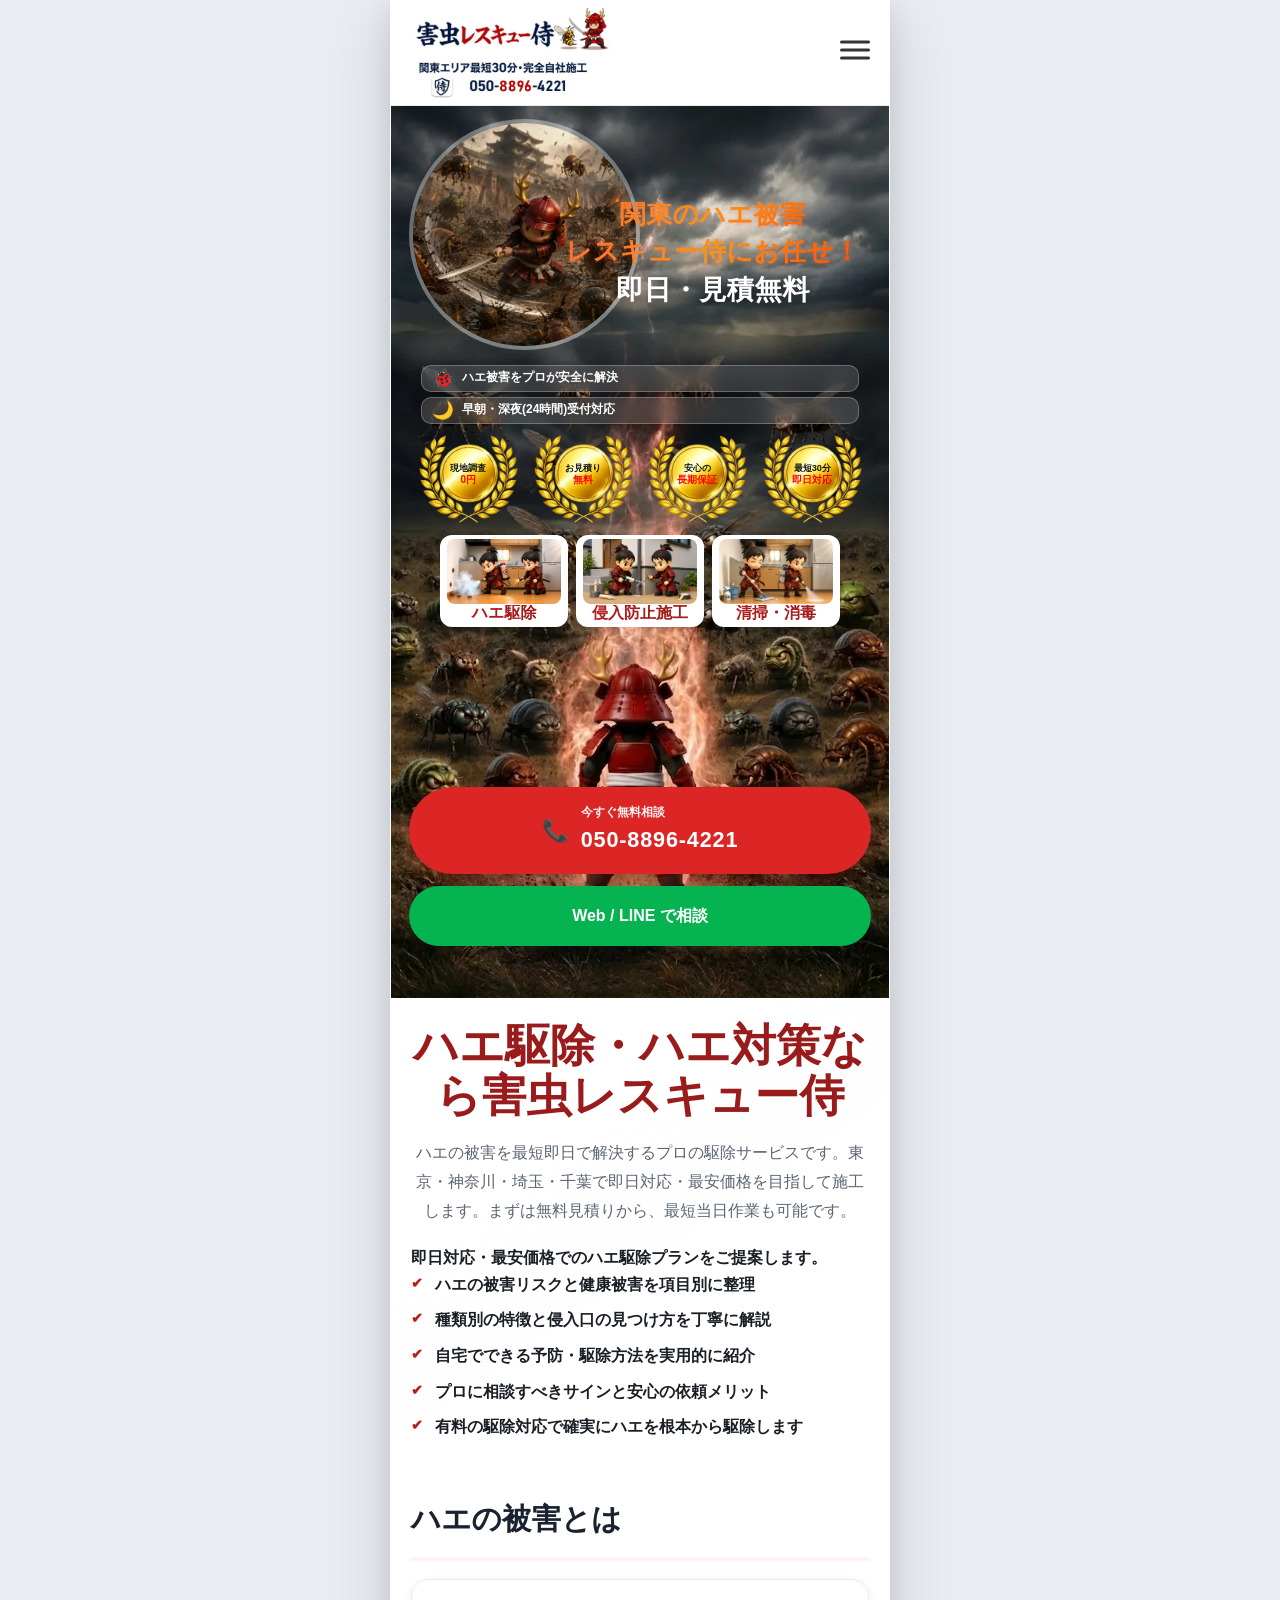
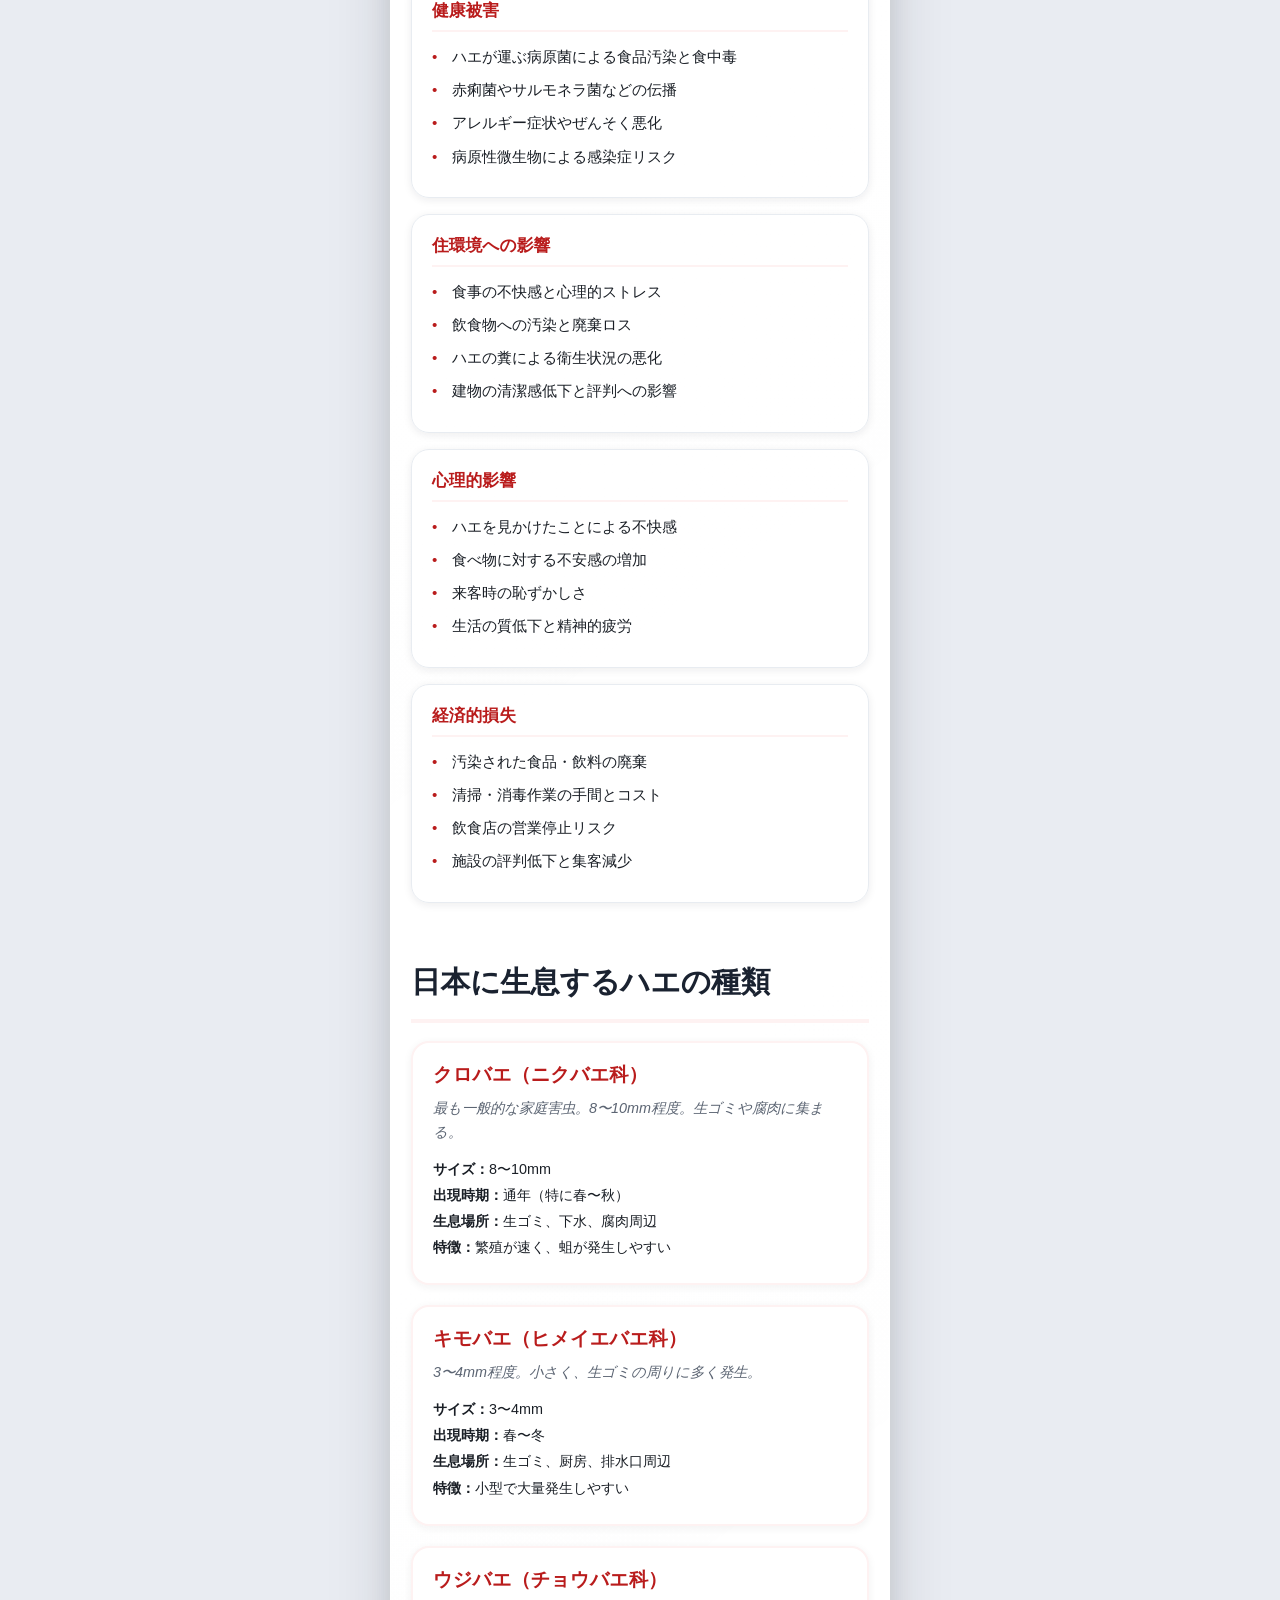
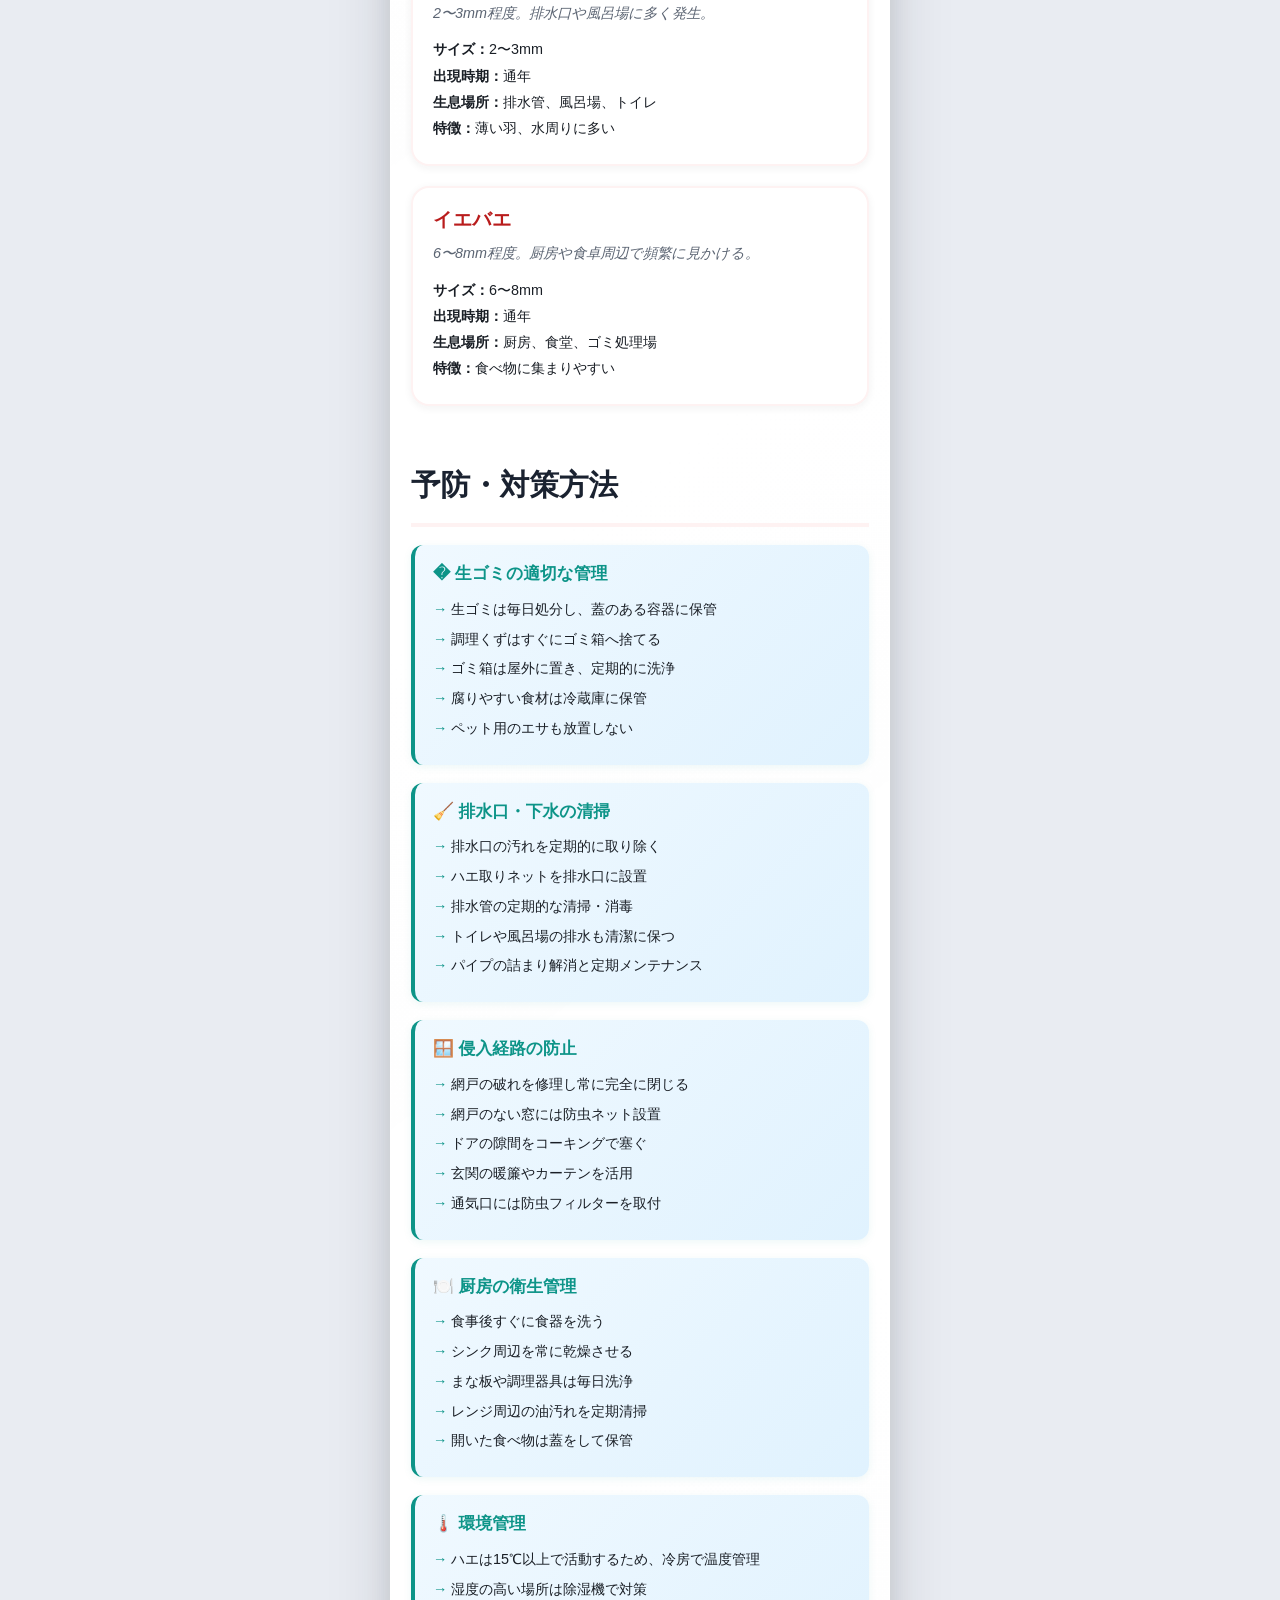
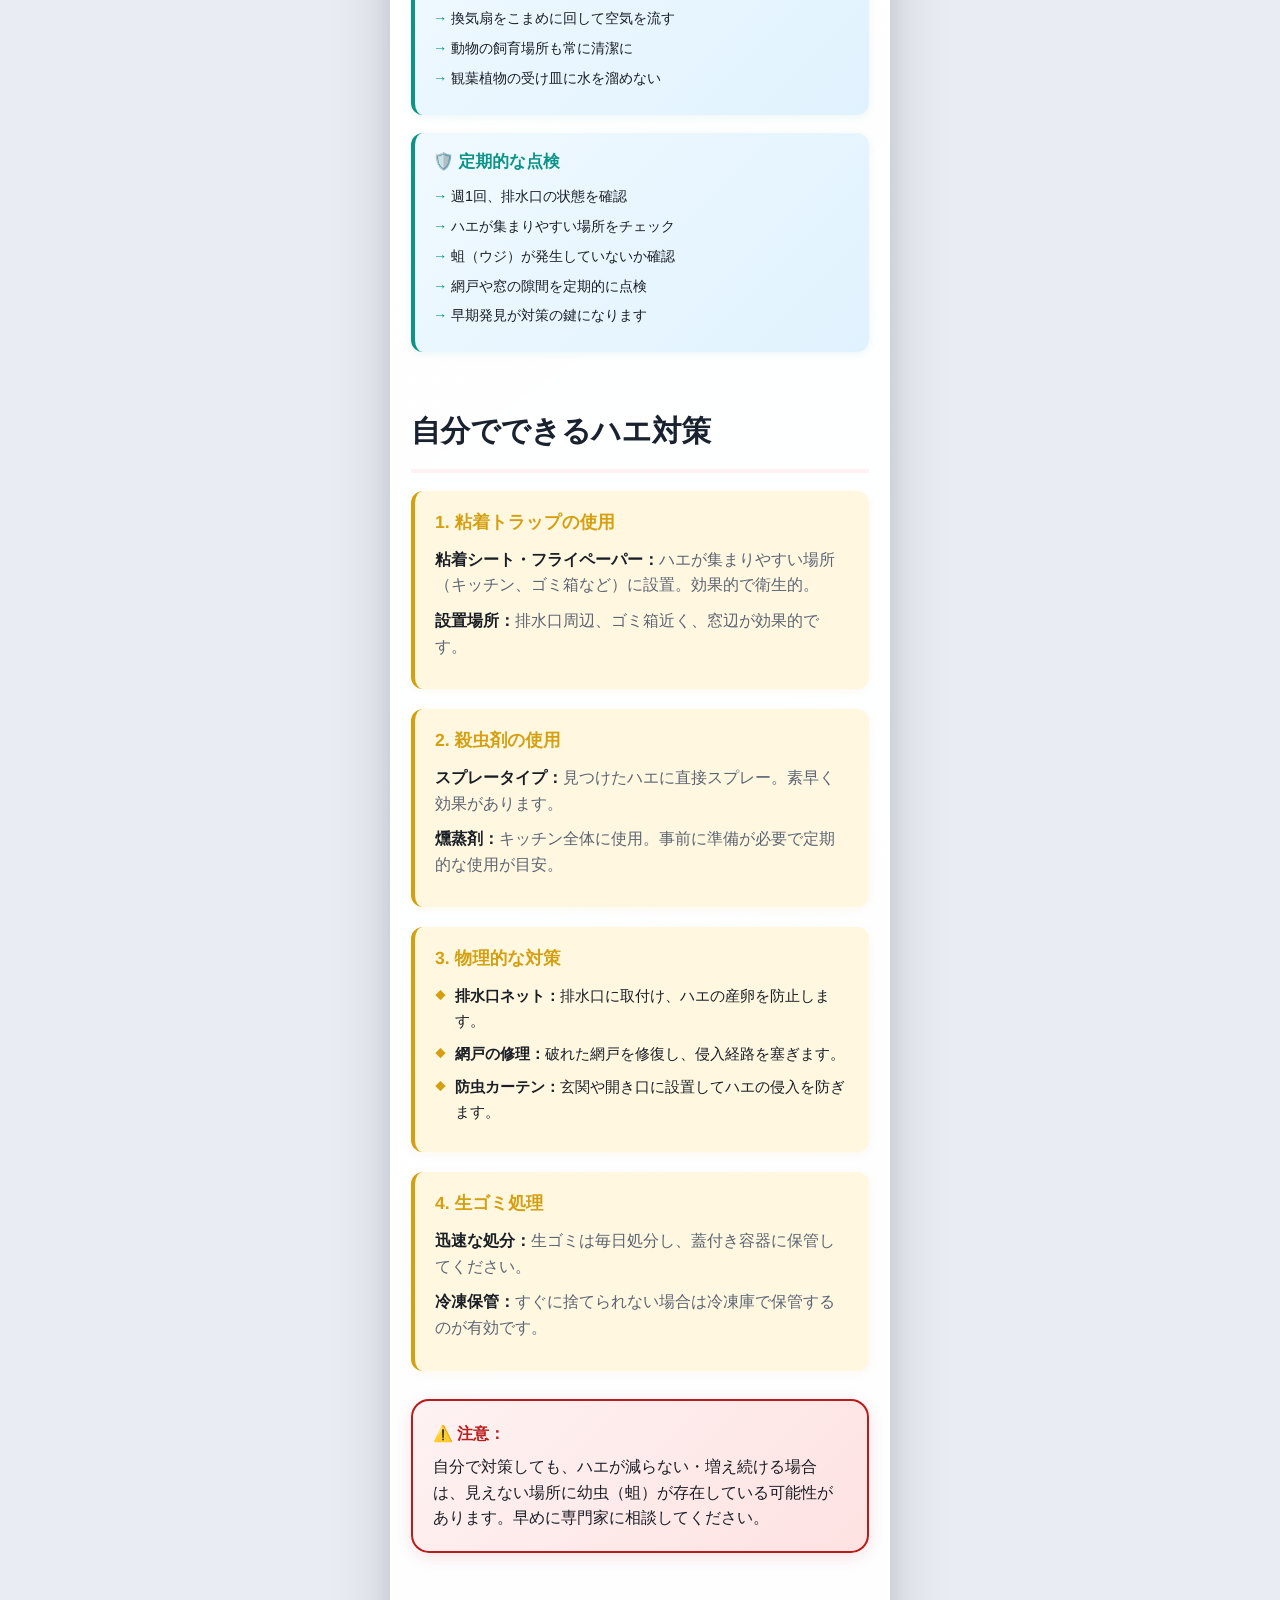
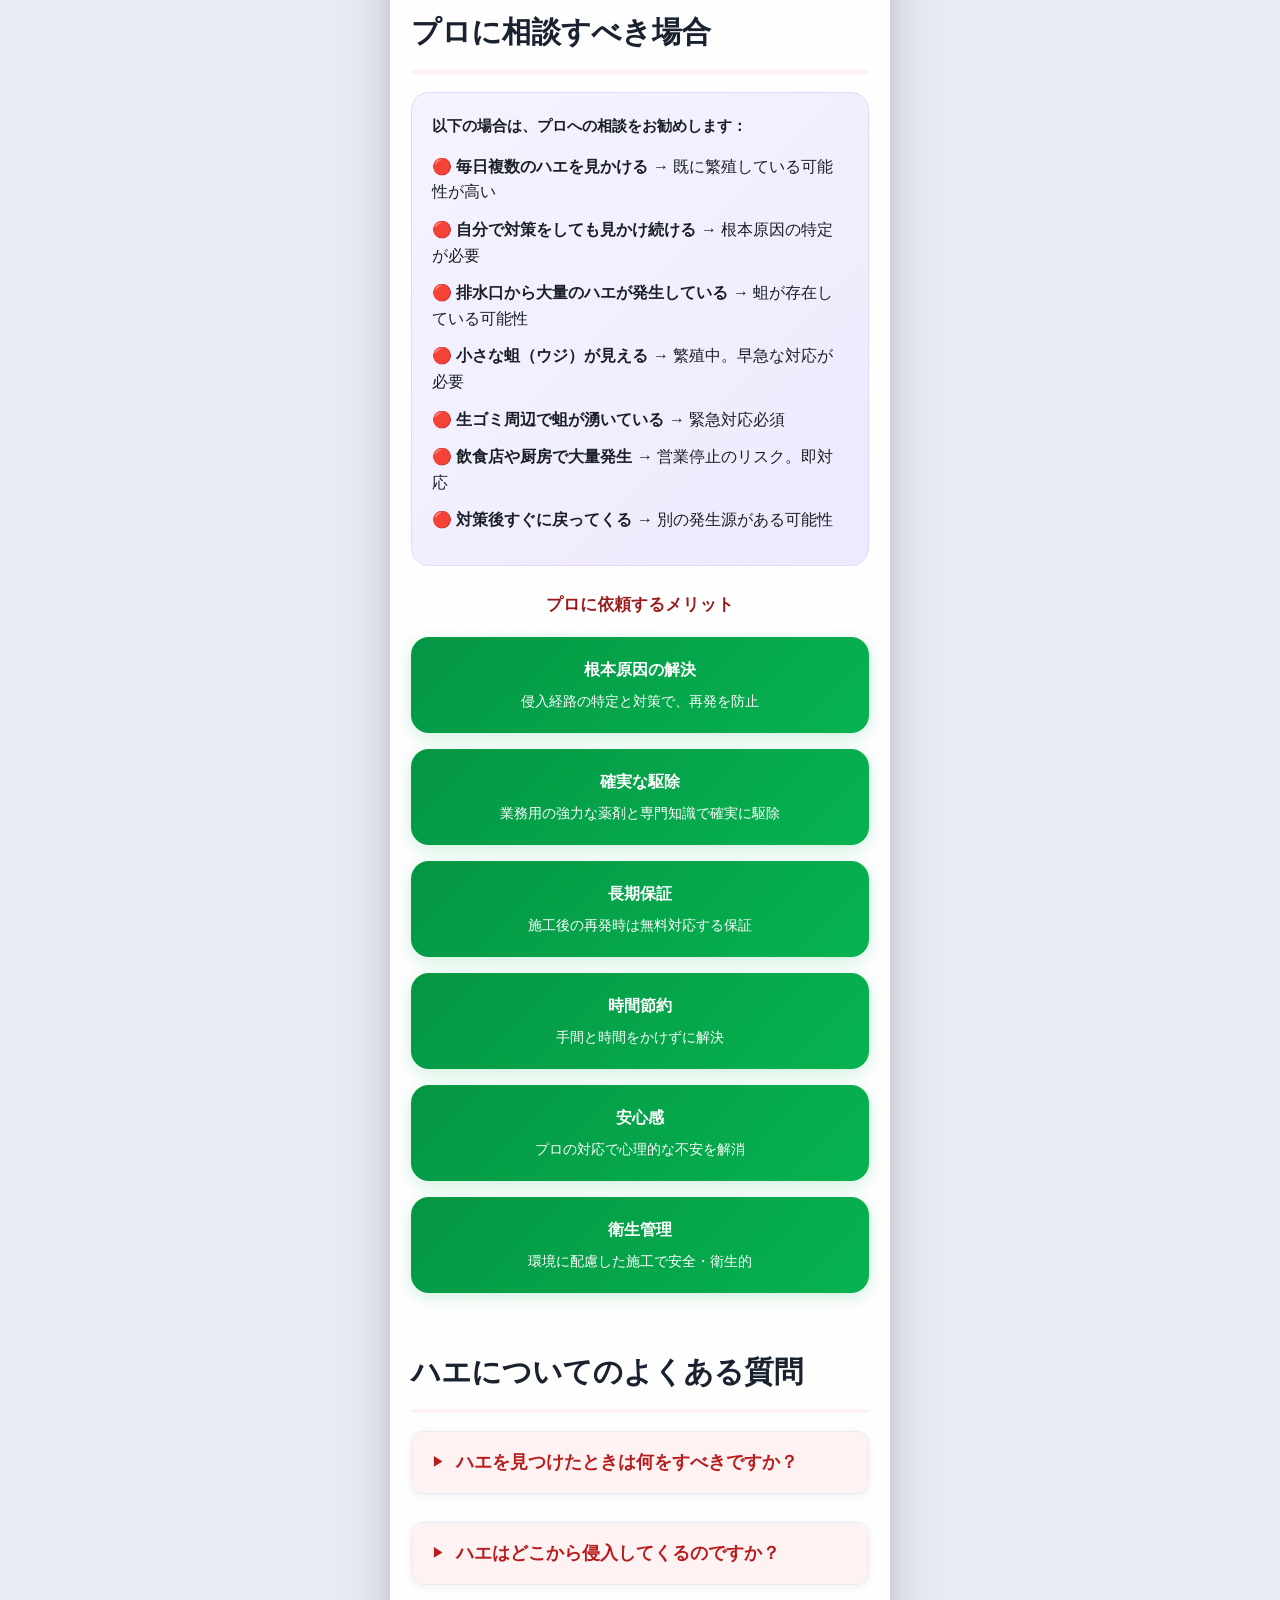
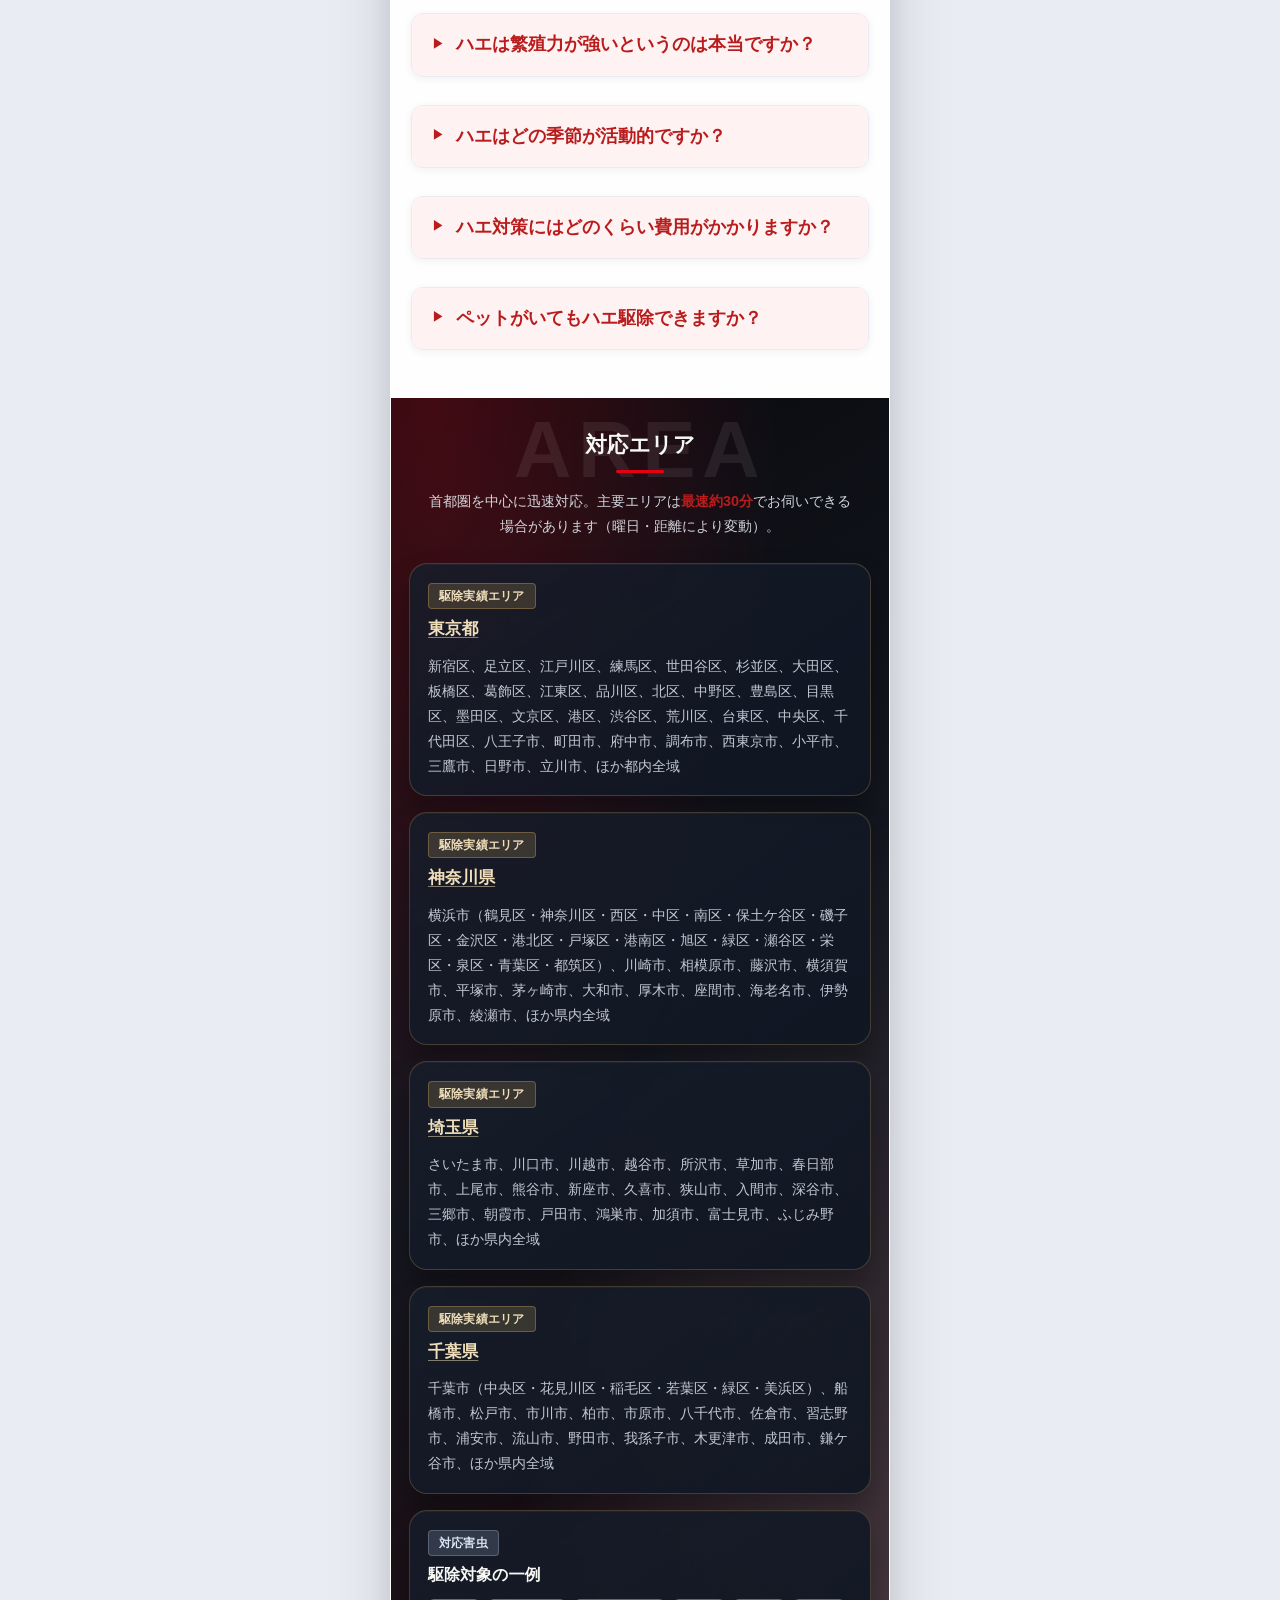
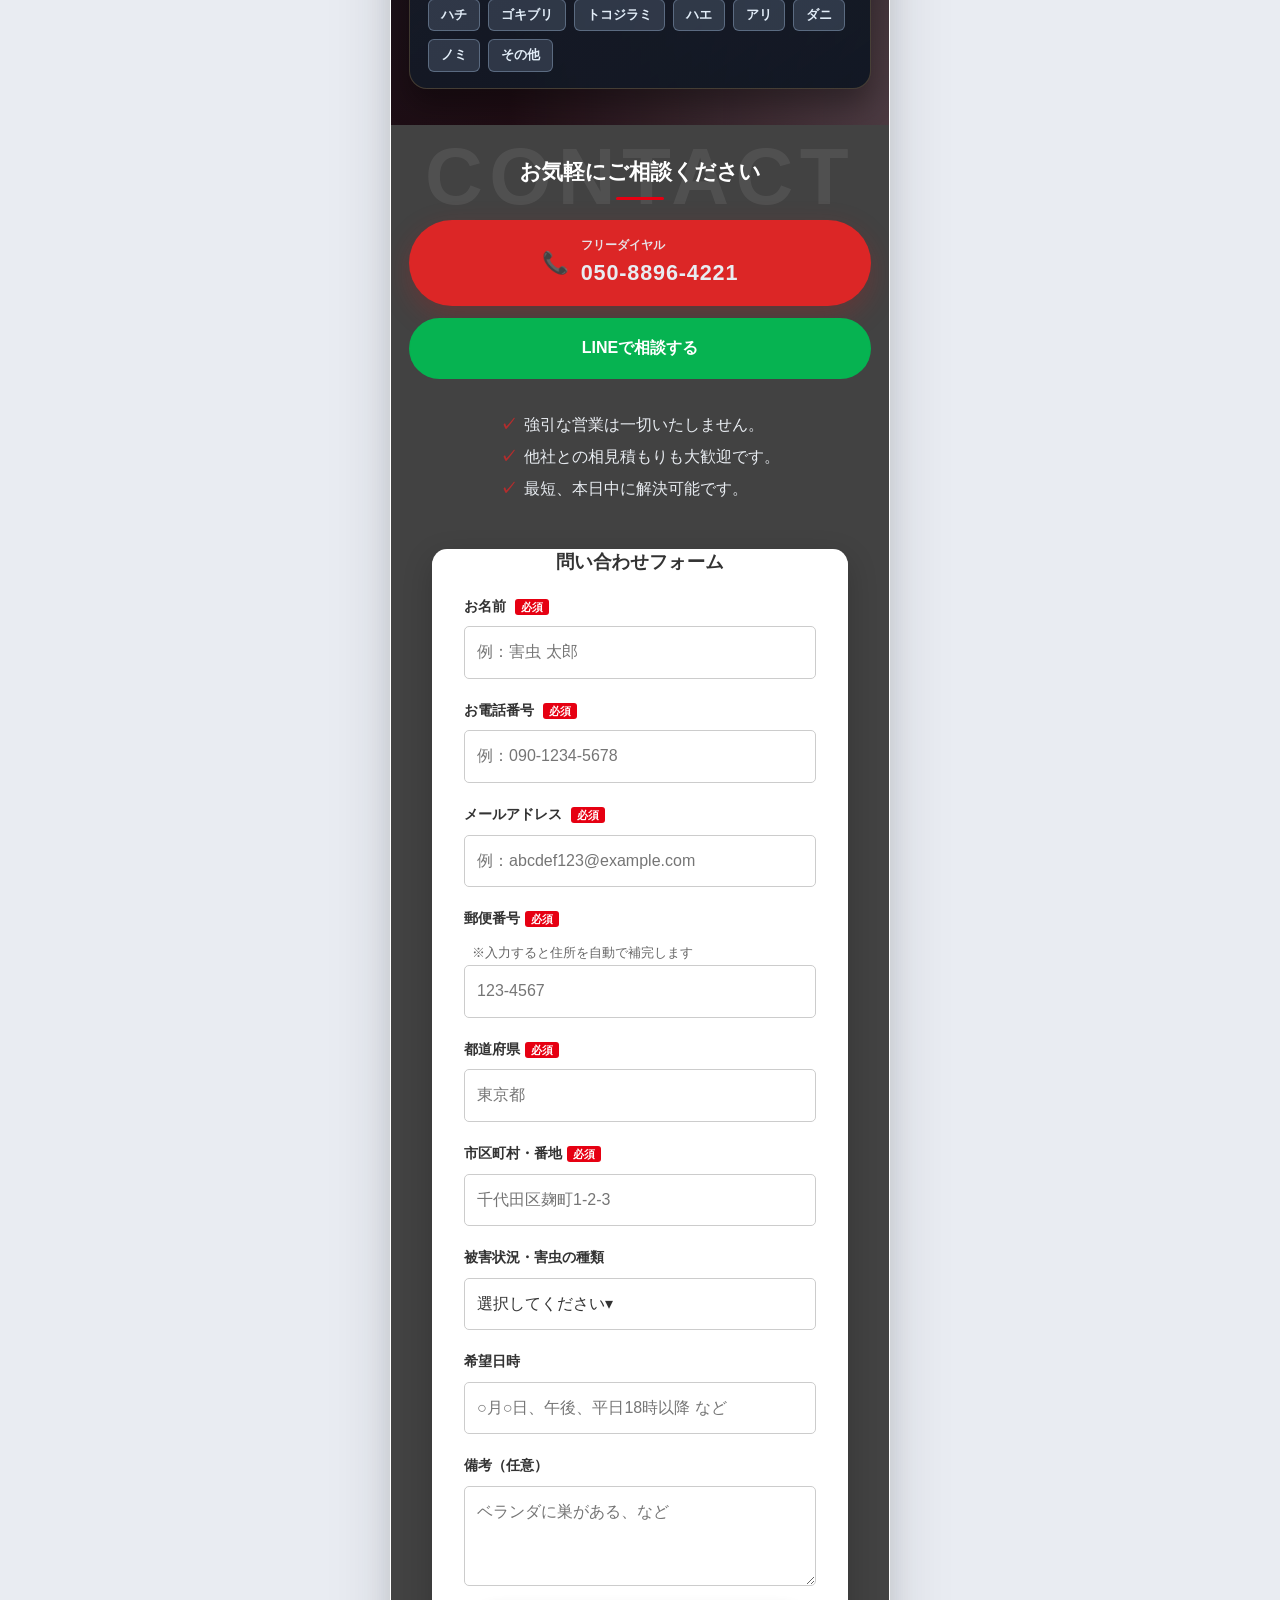
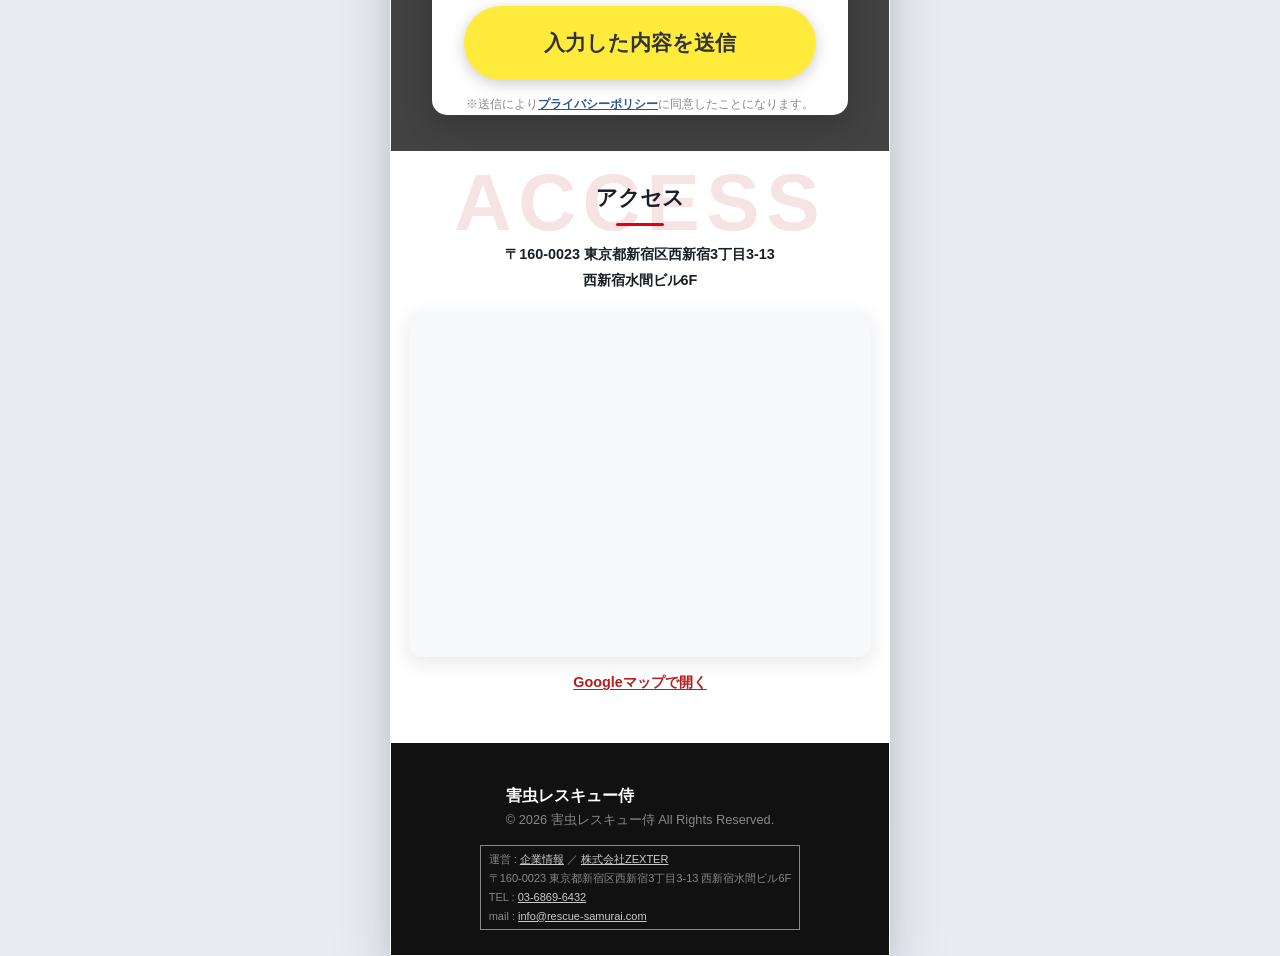
<file: gaichu/hae/index.html>
<!DOCTYPE html>
<html lang="ja">

<head>
  <!-- Google Tag Manager -->
    <script>(function(w,d,s,l,i){w[l]=w[l]||[];w[l].push({'gtm.start':
      new Date().getTime(),event:'gtm.js'});var f=d.getElementsByTagName(s)[0],
      j=d.createElement(s),dl=l!='dataLayer'?'&l='+l:'';j.async=true;j.src=
      'https://www.googletagmanager.com/gtm.js?id='+i+dl;f.parentNode.insertBefore(j,f);
      })(window,document,'script','dataLayer','GTM-P7HW3BTK');
    </script>
  <!-- End Google Tag Manager -->

    <meta charset="UTF-8">
    <meta name="viewport" content="width=device-width, initial-scale=1.0">
    <meta name="robots" content="index, follow, max-image-preview:large">
    <link rel="canonical" href="https://gaichu-rescue-samurai.com/gaichu/hae/">
    <title>ハエ駆除・ハエ対策なら害虫レスキュー侍</title>
    <meta name="description" content="ハエの被害や対策方法をご紹介。症状別の対応、予防方法、自分でできる対策から専門家による駆除まで。即日対応・見積無料で東京・神奈川・埼玉・千葉で対応中。">
    <meta property="og:type" content="website">
    <meta property="og:title" content="ハエ駆除・ハエ対策なら害虫レスキュー侍">
    <meta property="og:description" content="ハエの被害や対策方法をご紹介。症状別の対応、予防方法、自分でできる対策から専門家による駆除まで。">
    <meta property="og:url" content="https://gaichu-rescue-samurai.com/gaichu/hae/">
    <meta property="og:image" content="https://gaichu-rescue-samurai.com/images/og-image.webp">
    <meta property="og:site_name" content="害虫レスキュー侍">
    <meta property="og:locale" content="ja_JP">
    <meta name="twitter:card" content="summary_large_image">
    <meta name="twitter:title" content="ハエ駆除・ハエ対策なら害虫レスキュー侍">
    <meta name="twitter:description" content="ハエの被害や対策方法をご紹介。症状別の対応、予防方法、自分でできる対策から専門家による駆除まで。">
    <meta name="twitter:image" content="https://gaichu-rescue-samurai.com/images/og-image.webp">
    <meta name="format-detection" content="address=no">
    <link rel="icon" href="https://gaichu-rescue-samurai.com/images/favicon.ico?v=2.12" sizes="any">
    <link rel="icon" type="image/png" href="https://gaichu-rescue-samurai.com/images/android-chrome-192×192.png?v=2.12"
        sizes="192x192">
    <link rel="apple-touch-icon" href="https://gaichu-rescue-samurai.com/images/apple-touch-icon.png?v=2.12"
        sizes="180x180">
    <link rel="manifest" href="../../manifest.webmanifest">

    <link rel="stylesheet" href="../../css/destyle.css">
    <link rel="stylesheet" href="../../css/style-min.css?ver=1.89">
    <link rel="stylesheet" href="../gaichu-css/style-gaichu-min.css?ver=1.88">
    <!-- <link rel="stylesheet" href="../gaichu-css/style-gaichu.css"> -->

    <script type="application/ld+json">
  {
    "@context": "https://schema.org",
    "@graph": [
      {
        "@type": "BreadcrumbList",
        "@id": "https://gaichu-rescue-samurai.com/gaichu/hae/#breadcrumb",
        "itemListElement": [
          {
            "@type": "ListItem",
            "position": 1,
            "name": "ホーム",
            "item": "https://gaichu-rescue-samurai.com/"
          },
          {
            "@type": "ListItem",
            "position": 2,
            "name": "ハエ駆除・対策",
            "item": "https://gaichu-rescue-samurai.com/gaichu/hae/"
          }
        ]
      },
      {
        "@type": "FAQPage",
        "@id": "https://gaichu-rescue-samurai.com/gaichu/hae/#faq",
        "mainEntity": [
          {
            "@type": "Question",
            "name": "ハエを見つけたときは何をすべきですか？",
            "acceptedAnswer": { "@type": "Answer", "text": "慌てず、以下の対応をしてください：(1)ハエが飛び回らないように落ち着いて対応する(2)殺虫剤や粘着トラップを使用する、または(3)すぐに専門家に連絡してください。" }
          },
          {
            "@type": "Question",
            "name": "ハエはどこから侵入してきますか？",
            "acceptedAnswer": { "@type": "Answer", "text": "ハエは臭いに集まり、網戸の隙間や開き戸から侵入します。生ゴミや排水口の臭いが発生源になることが多いです。定期的な清掃と侵入防止が重要です。" }
          },
          {
            "@type": "Question",
            "name": "ハエは1匹見たら多くいると言われるのは本当ですか？",
            "acceptedAnswer": { "@type": "Answer", "text": "ハエは繁殖が速いため、1匹見つかると既に複数個体が生息している可能性があります。早めの対応と殖源除去をお勧めします。" }
          },
          {
            "@type": "Question",
            "name": "ハエはどの季節が活動的ですか？",
            "acceptedAnswer": { "@type": "Answer", "text": "ハエは気温15℃以上で活動します。特に梅雨から秋にかけて大量発生しやすく、夏場は室内でも増殖します。年中注意が必要です。" }
          }
        ]
      }
    ]
  }
  </script>
</head>

<body>
  <!-- Google Tag Manager (noscript) -->
    <noscript><iframe src="https://www.googletagmanager.com/ns.html?id=GTM-P7HW3BTK"
      height="0" width="0" style="display:none;visibility:hidden">
    </iframe></noscript>
  <!-- End Google Tag Manager (noscript) -->

    <div class="page-shell">
        <header class="site-header">
            <div class="header-logo-area">
                <div class="logo">
                    <a href="/" class="logo-main-link">
                        <img src="../../images/logo-title.svg?v=1.05" alt="害虫レスキュー侍｜関東の害虫駆除・害虫対策" width="500"
                            height="136" fetchpriority="high">
                    </a>

                    <a href="tel:050-8896-4221" class="logo-tel-link">
                        <img src="../../images/logo-subtitle.svg?v=1.05" alt="050-8896-4221に電話する" width="500"
                            height="136" loading="eager" decoding="async">
                    </a>
                </div>
            </div>
        </header>

        <button class="menu-btn" id="menu-btn" aria-label="メニューを開く" type="button">
            <span></span><span></span><span></span>
        </button>

        <div class="nav-overlay" id="nav-overlay"></div>
        <nav class="sp-nav" id="sp-nav" aria-label="モバイルメニュー">
            <ul>
                <li><a href="https://gaichu-rescue-samurai.com/">トップ</a></li>
                <li><a href="#symptoms">ハエの被害</a></li>
                <li><a href="#types">ハエの種類</a></li>
                <li><a href="#prevention">予防・対策方法</a></li>
                <li><a href="#diy">自分でできる対策</a></li>
                <li><a href="#when-to-call">プロに相談すべき場合</a></li>
                <li><a href="#faq">よくある質問</a></li>
                <li><a href="https://gaichu-rescue-samurai.com/company/">会社情報</a></li>
                <li class="has-child">
                    <a class="parent-link" href="#area-map">対応地域</a>
                    <ul class="sub-menu">
                        <li><a href="https://gaichu-rescue-samurai.com/area/tokyo/">東京都</a></li>
                        <li><a href="https://gaichu-rescue-samurai.com/area/kanagawa/">神奈川県</a></li>
                        <li><a href="https://gaichu-rescue-samurai.com/area/saitama/">埼玉県</a></li>
                        <li><a href="https://gaichu-rescue-samurai.com/area/chiba/">千葉県</a></li>
                    </ul>
                </li>
                <li><a href="#contact-form" class="sp-nav-cta">お問い合わせフォーム</a></li>
            </ul>
        </nav>

        <main id="top">
            <section class="hero" aria-labelledby="hero-heading">
                <div class="hero__visual">
                    <img class="hero__bg" src="../../images/hero-banner-sp.webp" alt="" loading="eager" decoding="async"
                        aria-hidden="true">
                    <div class="hero__visual-inner">
                        <div class="hero__top">
                            <div class="hero__img hero__img--actual">
                                <img src="../../images/gaichu-main.webp" alt="害虫駆除のイメージ - ゴキブリやダニなど" width="300"
                                    height="300" loading="eager" decoding="async">
                            </div>
                            <h1 id="hero-heading" class="hero-title">
                                <span class="hero-title-line hero-title-line--pest">関東のハエ被害</span>
                                <span class="hero-title-line hero-title-line--pest">レスキュー侍にお任せ！</span>
                                <span class="hero-title-line hero-title-line--urgent">即日・見積無料
                                </span>
                            </h1>
                        </div>

                        <div class="hero__sub-appeals">
                            <div class="hero__sub-appeal hero__sub-appeal--left">
                                <div class="appeal-item">
                                    <span class="appeal-icon">🐞</span>
                                    <span class="appeal-text">ハエ被害をプロが安全に解決</span>
                                </div>
                            </div>
                            <div class="hero__sub-appeal hero__sub-appeal--right">
                                <div class="appeal-item">
                                    <span class="appeal-icon">🌙</span>
                                    <span class="appeal-text">早朝・深夜(24時間)受付対応</span>
                                </div>
                            </div>
                        </div>

                        <div class="hero__merit-circles">
                            <div class="merit-circle">
                                <div class="circle-content">
                                    <span class="merit-main">現地調査</span>
                                    <span class="merit-price">0円</span>
                                </div>
                            </div>
                            <div class="merit-circle">
                                <div class="circle-content">
                                    <span class="merit-main">お見積り</span>
                                    <span class="merit-price">無料</span>
                                </div>
                            </div>
                            <div class="merit-circle">
                                <div class="circle-content">
                                    <span class="merit-main">安心の</span>
                                    <span class="merit-price">長期保証</span>
                                </div>
                            </div>
                            <div class="merit-circle">
                                <div class="circle-content">
                                    <span class="merit-main">最短30分</span>
                                    <span class="merit-price">即日対応</span>
                                </div>
                            </div>
                        </div>

                        <section class="hero__service-intro">
                            <div class="service-intro-grid">
                                <div class="service-intro-item">
                                    <div class="service-intro-image">
                                        <img src="../../images/pest.webp" width="120" height="120" alt="害虫駆除サービスのイメージ"
                                            loading="lazy" decoding="async">
                                    </div>
                                    <h3 class="service-intro-title">ハエ駆除</h3>
                                </div>
                                <div class="service-intro-item">
                                    <div class="service-intro-image">
                                        <img src="../../images/defense.webp" width="120" height="120"
                                            alt="害虫駆除サービスのイメージ" loading="lazy" decoding="async">
                                    </div>
                                    <h3 class="service-intro-title">侵入防止施工</h3>
                                </div>
                                <div class="service-intro-item">
                                    <div class="service-intro-image">
                                        <img src="../../images/clean.webp" width="120" height="120" alt="害虫駆除サービスのイメージ"
                                            loading="lazy" decoding="async">
                                    </div>
                                    <h3 class="service-intro-title">清掃・消毒</h3>
                                </div>
                            </div>
                        </section>

                        <div class="hero__cta" role="group" aria-label="お問い合わせ">
                            <a class="btn btn--primary pulse" href="tel:050-8896-4221">
                                <span class="btn__icon" aria-hidden="true">📞</span>
                                <span class="btn__label">
                                    <span class="btn__sub">今すぐ無料相談</span>
                                    <span class="btn__tel">050-8896-4221</span>
                                </span>
                            </a>
                            <a class="btn btn--line pulse" href="#contact-form">Web / LINE で相談</a>
                        </div>
                    </div>
                </div>
            </section>
            <section class="content-section page-intro" aria-labelledby="page-title">
                <h1 id="page-title">ハエ駆除・ハエ対策なら害虫レスキュー侍</h1>
                <p>ハエの被害を最短即日で解決するプロの駆除サービスです。東京・神奈川・埼玉・千葉で即日対応・最安価格を目指して施工します。まずは無料見積りから、最短当日作業も可能です。</p>
                <div class="page-intro-badge">
                    <strong>即日対応・最安価格でのハエ駆除プランをご提案します。</strong>
                </div>
                <ul class="page-intro-list">
                    <li>ハエの被害リスクと健康被害を項目別に整理</li>
                    <li>種類別の特徴と侵入口の見つけ方を丁寧に解説</li>
                    <li>自宅でできる予防・駆除方法を実用的に紹介</li>
                    <li>プロに相談すべきサインと安心の依頼メリット</li>
                    <li>有料の駆除対応で確実にハエを根本から駆除します</li>
                </ul>
            </section>

            <!-- ハエの被害 -->
            <section id="symptoms" class="content-section">
                <h2>ハエの被害とは</h2>

                <div class="symptom-cards">
                    <div class="card">
                        <h3>健康被害</h3>
                        <ul>
                            <li>ハエが運ぶ病原菌による食品汚染と食中毒</li>
                            <li>赤痢菌やサルモネラ菌などの伝播</li>
                            <li>アレルギー症状やぜんそく悪化</li>
                            <li>病原性微生物による感染症リスク</li>
                        </ul>
                    </div>

                    <div class="card">
                        <h3>住環境への影響</h3>
                        <ul>
                            <li>食事の不快感と心理的ストレス</li>
                            <li>飲食物への汚染と廃棄ロス</li>
                            <li>ハエの糞による衛生状況の悪化</li>
                            <li>建物の清潔感低下と評判への影響</li>
                        </ul>
                    </div>

                    <div class="card">
                        <h3>心理的影響</h3>
                        <ul>
                            <li>ハエを見かけたことによる不快感</li>
                            <li>食べ物に対する不安感の増加</li>
                            <li>来客時の恥ずかしさ</li>
                            <li>生活の質低下と精神的疲労</li>
                        </ul>
                    </div>

                    <div class="card">
                        <h3>経済的損失</h3>
                        <ul>
                            <li>汚染された食品・飲料の廃棄</li>
                            <li>清掃・消毒作業の手間とコスト</li>
                            <li>飲食店の営業停止リスク</li>
                            <li>施設の評判低下と集客減少</li>
                        </ul>
                    </div>
                </div>
            </section>

            <!-- ハエの種類 -->
            <section id="types" class="content-section">
                <h2>日本に生息するハエの種類</h2>

                <div class="cockroach-types">
                    <div class="type-item">
                        <h3>クロバエ（ニクバエ科）</h3>
                        <p class="type-description">最も一般的な家庭害虫。8〜10mm程度。生ゴミや腐肉に集まる。</p>
                        <ul>
                            <li><strong>サイズ：</strong>8〜10mm</li>
                            <li><strong>出現時期：</strong>通年（特に春〜秋）</li>
                            <li><strong>生息場所：</strong>生ゴミ、下水、腐肉周辺</li>
                            <li><strong>特徴：</strong>繁殖が速く、蛆が発生しやすい</li>
                        </ul>
                    </div>

                    <div class="type-item">
                        <h3>キモバエ（ヒメイエバエ科）</h3>
                        <p class="type-description">3〜4mm程度。小さく、生ゴミの周りに多く発生。</p>
                        <ul>
                            <li><strong>サイズ：</strong>3〜4mm</li>
                            <li><strong>出現時期：</strong>春〜冬</li>
                            <li><strong>生息場所：</strong>生ゴミ、厨房、排水口周辺</li>
                            <li><strong>特徴：</strong>小型で大量発生しやすい</li>
                        </ul>
                    </div>

                    <div class="type-item">
                        <h3>ウジバエ（チョウバエ科）</h3>
                        <p class="type-description">2〜3mm程度。排水口や風呂場に多く発生。</p>
                        <ul>
                            <li><strong>サイズ：</strong>2〜3mm</li>
                            <li><strong>出現時期：</strong>通年</li>
                            <li><strong>生息場所：</strong>排水管、風呂場、トイレ</li>
                            <li><strong>特徴：</strong>薄い羽、水周りに多い</li>
                        </ul>
                    </div>

                    <div class="type-item">
                        <h3>イエバエ</h3>
                        <p class="type-description">6〜8mm程度。厨房や食卓周辺で頻繁に見かける。</p>
                        <ul>
                            <li><strong>サイズ：</strong>6〜8mm</li>
                            <li><strong>出現時期：</strong>通年</li>
                            <li><strong>生息場所：</strong>厨房、食堂、ゴミ処理場</li>
                            <li><strong>特徴：</strong>食べ物に集まりやすい</li>
                        </ul>
                    </div>
                </div>
            </section>

            <!-- 予防・対策方法 -->
            <section id="prevention" class="content-section">
                <h2>予防・対策方法</h2>

                <div class="prevention-grid">
                    <div class="prevention-item">
                        <h3>�️ 生ゴミの適切な管理</h3>
                        <ul>
                            <li>生ゴミは毎日処分し、蓋のある容器に保管</li>
                            <li>調理くずはすぐにゴミ箱へ捨てる</li>
                            <li>ゴミ箱は屋外に置き、定期的に洗浄</li>
                            <li>腐りやすい食材は冷蔵庫に保管</li>
                            <li>ペット用のエサも放置しない</li>
                        </ul>
                    </div>

                    <div class="prevention-item">
                        <h3>🧹 排水口・下水の清掃</h3>
                        <ul>
                            <li>排水口の汚れを定期的に取り除く</li>
                            <li>ハエ取りネットを排水口に設置</li>
                            <li>排水管の定期的な清掃・消毒</li>
                            <li>トイレや風呂場の排水も清潔に保つ</li>
                            <li>パイプの詰まり解消と定期メンテナンス</li>
                        </ul>
                    </div>

                    <div class="prevention-item">
                        <h3>🪟 侵入経路の防止</h3>
                        <ul>
                            <li>網戸の破れを修理し常に完全に閉じる</li>
                            <li>網戸のない窓には防虫ネット設置</li>
                            <li>ドアの隙間をコーキングで塞ぐ</li>
                            <li>玄関の暖簾やカーテンを活用</li>
                            <li>通気口には防虫フィルターを取付</li>
                        </ul>
                    </div>

                    <div class="prevention-item">
                        <h3>🍽️ 厨房の衛生管理</h3>
                        <ul>
                            <li>食事後すぐに食器を洗う</li>
                            <li>シンク周辺を常に乾燥させる</li>
                            <li>まな板や調理器具は毎日洗浄</li>
                            <li>レンジ周辺の油汚れを定期清掃</li>
                            <li>開いた食べ物は蓋をして保管</li>
                        </ul>
                    </div>

                    <div class="prevention-item">
                        <h3>🌡️ 環境管理</h3>
                        <ul>
                            <li>ハエは15℃以上で活動するため、冷房で温度管理</li>
                            <li>湿度の高い場所は除湿機で対策</li>
                            <li>換気扇をこまめに回して空気を流す</li>
                            <li>動物の飼育場所も常に清潔に</li>
                            <li>観葉植物の受け皿に水を溜めない</li>
                        </ul>
                    </div>

                    <div class="prevention-item">
                        <h3>🛡️ 定期的な点検</h3>
                        <ul>
                            <li>週1回、排水口の状態を確認</li>
                            <li>ハエが集まりやすい場所をチェック</li>
                            <li>蛆（ウジ）が発生していないか確認</li>
                            <li>網戸や窓の隙間を定期的に点検</li>
                            <li>早期発見が対策の鍵になります</li>
                        </ul>
                    </div>
                </div>
            </section>

            <!-- 自分でできる対策 -->
            <section id="diy" class="content-section">
                <h2>自分でできるハエ対策</h2>

                <div class="diy-methods">
                    <div class="method">
                        <h3>1. 粘着トラップの使用</h3>
                        <p><strong>粘着シート・フライペーパー：</strong>ハエが集まりやすい場所（キッチン、ゴミ箱など）に設置。効果的で衛生的。</p>
                        <p><strong>設置場所：</strong>排水口周辺、ゴミ箱近く、窓辺が効果的です。</p>
                    </div>

                    <div class="method">
                        <h3>2. 殺虫剤の使用</h3>
                        <p><strong>スプレータイプ：</strong>見つけたハエに直接スプレー。素早く効果があります。</p>
                        <p><strong>燻蒸剤：</strong>キッチン全体に使用。事前に準備が必要で定期的な使用が目安。</p>
                    </div>

                    <div class="method">
                        <h3>3. 物理的な対策</h3>
                        <ul>
                            <li><strong>排水口ネット：</strong>排水口に取付け、ハエの産卵を防止します。</li>
                            <li><strong>網戸の修理：</strong>破れた網戸を修復し、侵入経路を塞ぎます。</li>
                            <li><strong>防虫カーテン：</strong>玄関や開き口に設置してハエの侵入を防ぎます。</li>
                        </ul>
                    </div>

                    <div class="method">
                        <h3>4. 生ゴミ処理</h3>
                        <p><strong>迅速な処分：</strong>生ゴミは毎日処分し、蓋付き容器に保管してください。</p>
                        <p><strong>冷凍保管：</strong>すぐに捨てられない場合は冷凍庫で保管するのが有効です。</p>
                    </div>
                </div>

                <div class="important-note">
                    <strong>⚠️ 注意：</strong>自分で対策しても、ハエが減らない・増え続ける場合は、見えない場所に幼虫（蛆）が存在している可能性があります。早めに専門家に相談してください。
                </div>
            </section>

            <!-- プロに相談すべき場合 -->
            <section id="when-to-call" class="content-section">
                <h2>プロに相談すべき場合</h2>

                <div class="call-professional">
                    <p>以下の場合は、プロへの相談をお勧めします：</p>
                    <ul>
                        <li>🔴 <strong>毎日複数のハエを見かける</strong> → 既に繁殖している可能性が高い</li>
                        <li>🔴 <strong>自分で対策をしても見かけ続ける</strong> → 根本原因の特定が必要</li>
                        <li>🔴 <strong>排水口から大量のハエが発生している</strong> → 蛆が存在している可能性</li>
                        <li>🔴 <strong>小さな蛆（ウジ）が見える</strong> → 繁殖中。早急な対応が必要</li>
                        <li>🔴 <strong>生ゴミ周辺で蛆が湧いている</strong> → 緊急対応必須</li>
                        <li>🔴 <strong>飲食店や厨房で大量発生</strong> → 営業停止のリスク。即対応</li>
                        <li>🔴 <strong>対策後すぐに戻ってくる</strong> → 別の発生源がある可能性</li>
                    </ul>
                </div>

                <div class="professional-benefits">
                    <h3>プロに依頼するメリット</h3>
                    <div class="benefits-grid">
                        <div class="benefit">
                            <span class="benefit-title">根本原因の解決</span>
                            <p>侵入経路の特定と対策で、再発を防止</p>
                        </div>
                        <div class="benefit">
                            <span class="benefit-title">確実な駆除</span>
                            <p>業務用の強力な薬剤と専門知識で確実に駆除</p>
                        </div>
                        <div class="benefit">
                            <span class="benefit-title">長期保証</span>
                            <p>施工後の再発時は無料対応する保証</p>
                        </div>
                        <div class="benefit">
                            <span class="benefit-title">時間節約</span>
                            <p>手間と時間をかけずに解決</p>
                        </div>
                        <div class="benefit">
                            <span class="benefit-title">安心感</span>
                            <p>プロの対応で心理的な不安を解消</p>
                        </div>
                        <div class="benefit">
                            <span class="benefit-title">衛生管理</span>
                            <p>環境に配慮した施工で安全・衛生的</p>
                        </div>
                    </div>
                </div>
            </section>

            <!-- よくある質問 -->
            <section id="faq" class="content-section">
                <h2>ハエについてのよくある質問</h2>

                <div class="faq-items">
                    <details class="faq-item">
                        <summary>ハエを見つけたときは何をすべきですか？</summary>
                        <div class="faq-content">
                            <p>慌てず、以下の対応をしてください：</p>
                            <ol>
                                <li>落ち着いて対応：ハエを追い立てないようにします</li>
                                <li>殺虫剤またはトラップで対処</li>
                                <li>ハエを見つけた場所の周辺を確認（蛆がないかチェック）</li>
                                <li>その場所の清掃と消毒を行う</li>
                                <li>複数見かける場合は、早めに専門家に相談してください</li>
                            </ol>
                        </div>
                    </details>

                    <details class="faq-item">
                        <summary>ハエはどこから侵入してくるのですか？</summary>
                        <div class="faq-content">
                            <p>ハエは以下のルートから侵入します：</p>
                            <ul>
                                <li><strong>窓や玄関：</strong>網戸の破れから侵入。最も多い侵入経路</li>
                                <li><strong>排水口：</strong>台所やバスルームの排水パイプから侵入</li>
                                <li><strong>通気口：</strong>キッチンの通気口や室外機の周辺</li>
                                <li><strong>ドアの隙間：</strong>開け閉めの際に一緒に入る</li>
                                <li><strong>生ゴミや腐った食材：</strong>外からハエが寄ってくることも</li>
                                <li><strong>購入した食材に付着：</strong>卵や蛆が付いて持ち込まれることもあります</li>
                            </ul>
                        </div>
                    </details>

                    <details class="faq-item">
                        <summary>ハエは繁殖力が強いというのは本当ですか？</summary>
                        <div class="faq-content">
                            <p>はい、ハエは驚くほど繁殖力が強いです：</p>
                            <ul>
                                <li><strong>産卵数：</strong>1回で50〜100個の卵を産む</li>
                                <li><strong>成長速度：</strong>卵から成虫まで7〜10日程度</li>
                                <li><strong>活動期間：</strong>20〜30℃の条件下で急速に増殖</li>
                                <li><strong>繁殖期間：</strong>春から秋にかけて複数の世代が発生</li>
                            </ul>
                            <p>1匹見かけたら、既に複数の世代が存在している可能性があります。早期対応が重要です。</p>
                        </div>
                    </details>

                    <details class="faq-item">
                        <summary>ハエはどの季節が活動的ですか？</summary>
                        <div class="faq-content">
                            <p>ハエは温度に非常に敏感です：</p>
                            <ul>
                                <li><strong>15℃以上：</strong>活動を開始</li>
                                <li><strong>20〜30℃：</strong>最も活発に活動・繁殖</li>
                                <li><strong>0℃以下：</strong>活動停止、越冬できる種も存在</li>
                            </ul>
                            <p>特に活発な時期：</p>
                            <ul>
                                <li>梅雨〜秋：高温多湿で大量繁殖。最も被害が多い時期</li>
                                <li>初夏〜初秋：前年の世代が成虫化し、第2・第3の世代が発生</li>
                                <li>冬：暖房で暖かい室内に侵入。特に厨房や下水周辺</li>
                            </ul>
                            <p>通年で対策が必要ですが、春〜秋は特に注意が必要です。</p>
                        </div>
                    </details>

                    <details class="faq-item">
                        <summary>ハエ対策にはどのくらい費用がかかりますか？</summary>
                        <div class="faq-content">
                            <p>対策の種類により異なります：</p>
                            <ul>
                                <li><strong>市販の殺虫剤・トラップ：</strong>数百円〜数千円</li>
                                <li><strong>プロによる1回の駆除・排水口処理：</strong>5,000円〜（現地調査後に見積）</li>
                                <li><strong>予防施工（排水口防止ネット・侵入防止）：</strong>15,000円〜（内容により変動）</li>
                            </ul>
                            <p>当社は現地調査・お見積りが無料です。詳細はお問い合わせください。</p>
                        </div>
                    </details>

                    <details class="faq-item">
                        <summary>ペットがいてもハエ駆除できますか？</summary>
                        <div class="faq-content">
                            <p>はい。ペットの安全を第一に考えて対応します：</p>
                            <ul>
                                <li>ペットの種類（犬、猫、小動物など）を事前に教えてください</li>
                                <li>ペット対応の薬剤・方法を選定します</li>
                                <li>施工中のペットの隔離方法をご相談します</li>
                                <li>小さなお子さんにも配慮した施工を行います</li>
                            </ul>
                            <p>詳細は、お問い合わせ時にお知らせください。</p>
                        </div>
                    </details>
                </div>
            </section>

            <section id="area-map" class="section section--map area-map" aria-labelledby="area-heading">
                <p class="section__watermark" aria-hidden="true">AREA</p>
                <h2 id="area-heading" class="section__title">対応エリア</h2>
                <p class="section__lead area-map__lead">
                    首都圏を中心に迅速対応。主要エリアは<strong>最速約30分</strong>でお伺いできる場合があります（曜日・距離により変動）。</p>

                <div class="area-grid">
                    <article class="area-card">
                        <header class="area-card__head">
                            <span class="area-card__badge">駆除実績エリア</span>
                            <h3 class="area-card__title"><a href="https://gaichu-rescue-samurai.com/area/tokyo/">東京都</a>
                            </h3>
                        </header>
                        <p class="area-card__cities">
                            新宿区、足立区、江戸川区、練馬区、世田谷区、杉並区、大田区、板橋区、葛飾区、江東区、品川区、北区、中野区、豊島区、目黒区、墨田区、文京区、港区、渋谷区、荒川区、台東区、中央区、千代田区、八王子市、町田市、府中市、調布市、西東京市、小平市、三鷹市、日野市、立川市、ほか都内全域
                        </p>
                    </article>
                    <article class="area-card">
                        <header class="area-card__head">
                            <span class="area-card__badge">駆除実績エリア</span>
                            <h3 class="area-card__title"><a
                                    href="https://gaichu-rescue-samurai.com/area/kanagawa/">神奈川県</a></h3>
                        </header>
                        <p class="area-card__cities">
                            横浜市（鶴見区・神奈川区・西区・中区・南区・保土ケ谷区・磯子区・金沢区・港北区・戸塚区・港南区・旭区・緑区・瀬谷区・栄区・泉区・青葉区・都筑区）、川崎市、相模原市、藤沢市、横須賀市、平塚市、茅ヶ崎市、大和市、厚木市、座間市、海老名市、伊勢原市、綾瀬市、ほか県内全域
                        </p>
                    </article>
                    <article class="area-card">
                        <header class="area-card__head">
                            <span class="area-card__badge">駆除実績エリア</span>
                            <h3 class="area-card__title"><a
                                    href="https://gaichu-rescue-samurai.com/area/saitama/">埼玉県</a></h3>
                        </header>
                        <p class="area-card__cities">
                            さいたま市、川口市、川越市、越谷市、所沢市、草加市、春日部市、上尾市、熊谷市、新座市、久喜市、狭山市、入間市、深谷市、三郷市、朝霞市、戸田市、鴻巣市、加須市、富士見市、ふじみ野市、ほか県内全域
                        </p>
                    </article>
                    <article class="area-card">
                        <header class="area-card__head">
                            <span class="area-card__badge">駆除実績エリア</span>
                            <h3 class="area-card__title"><a href="https://gaichu-rescue-samurai.com/area/chiba/">千葉県</a>
                            </h3>
                        </header>
                        <p class="area-card__cities">
                            千葉市（中央区・花見川区・稲毛区・若葉区・緑区・美浜区）、船橋市、松戸市、市川市、柏市、市原市、八千代市、佐倉市、習志野市、浦安市、流山市、野田市、我孫子市、木更津市、成田市、鎌ケ谷市、ほか県内全域
                        </p>
                    </article>
                    <article class="area-card area-card--pests">
                        <header class="area-card__head">
                            <span class="area-card__badge area-card__badge--pests">対応害虫</span>
                            <h3 class="area-card__title">駆除対象の一例</h3>
                        </header>
                        <ul class="area-pests">
                            <li>ハチ</li>
                            <li><a href="https://gaichu-rescue-samurai.com/gaichu/gokiburi/">ゴキブリ</a></li>
                            <li><a href="https://gaichu-rescue-samurai.com/gaichu/tokojirami/">トコジラミ</a></li>
                            <li><a href="https://gaichu-rescue-samurai.com/gaichu/hae/">ハエ</a></li>
                            <li>アリ</li>
                            <li>ダニ</li>
                            <li>ノミ</li>
                            <li>その他</li>
                        </ul>
                    </article>
                </div>
            </section>

            <section id="contact-form" class="section section--dark contact-banner" aria-labelledby="contact-heading">
                <p class="section__watermark section__watermark--light" aria-hidden="true">CONTACT</p>
                <h2 id="contact-heading" class="section__title section__title--light">お気軽にご相談ください</h2>
                <a class="btn btn--primary btn--block" href="tel:050-8896-4221">
                    <span class="btn__icon" aria-hidden="true">📞</span>
                    <span class="btn__label">
                        <span class="btn__sub">フリーダイヤル</span>
                        <span class="btn__tel">050-8896-4221</span>
                    </span>
                </a>
                <a class="btn btn--line btn--block" href="https://lin.ee/7VDFFxR">LINEで相談する</a>
                <div class="contact-points-wrapper">
                    <ul class="contact-points">
                        <li>強引な営業は一切いたしません。</li>
                        <li>他社との相見積もりも大歓迎です。</li>
                        <li>最短、本日中に解決可能です。</li>
                    </ul>
                </div>
                <div class="contact-form-container">
                    <h3 id="mail-contact" class="section__title contact-form__title">問い合わせフォーム</h3>
                    <form action="../../confirm.php" method="post" class="contact-form h-adr">
                        <span class="p-country-name" style="display:none;">Japan</span>
                        <div class="form-group">
                            <label for="name">お名前 <span class="required">必須</span></label>
                            <input type="text" id="name" name="name" placeholder="例：害虫 太郎" required>
                        </div>
                        <div class="form-group">
                            <label for="tel">お電話番号 <span class="required">必須</span></label>
                            <input id="tel" type="tel" pattern="\d{2,4}-?\d{2,4}-?\d{3,4}" name="tel"
                                placeholder="例：090-1234-5678" required>
                        </div>
                        <div class="form-group">
                            <label for="email">メールアドレス <span class="required">必須</span></label>
                            <input id="email" type="email" name="email" placeholder="例：abcdef123@example.com" required>
                        </div>
                        <div class="form-group">
                            <label>郵便番号<span class="required">必須</span></label>
                            <span class="zip-note">※入力すると住所を自動で補完します</span>
                            <input type="tel" name="zip" class="p-postal-code" size="8" maxlength="8"
                                placeholder="123-4567" required>
                        </div>
                        <div class="form-group">
                            <label>都道府県<span class="required">必須</span></label>
                            <input type="text" name="pref" class="p-region" placeholder="東京都" required>
                        </div>
                        <div class="form-group">
                            <label>市区町村・番地<span class="required">必須</span></label>
                            <input type="text" name="addr" class="p-locality p-street-address p-extended-address"
                                placeholder="千代田区麹町1-2-3" required>
                        </div>
                        <div class="form-group">
                            <label>被害状況・害虫の種類</label>
                            <select name="type">
                                <option value="">選択してください▾</option>
                                <option value="ゴキブリ">ゴキブリ</option>
                                <option value="トコジラミ">トコジラミ</option>
                                <option value="ハエ">ハエ</option>
                                <option value="アリ">アリ</option>
                                <option value="ハチ">ハチ</option>
                                <option value="ダニ・ノミ">ダニ・ノミ</option>
                                <option value="その他">その他・わからない</option>
                            </select>
                        </div>
                        <div class="form-group">
                            <label for="preferred_datetime">希望日時</label>
                            <input type="text" id="preferred_datetime" name="preferred_datetime"
                                placeholder="○月○日、午後、平日18時以降 など">
                        </div>
                        <div class="form-group">
                            <label>備考（任意）</label>
                            <textarea name="message" placeholder="ベランダに巣がある、など"></textarea>
                        </div>
                        <button type="submit" class="form-submit-btn">入力した内容を送信</button>
                        <p class="privacy-text">※送信により<a
                                href="https://gaichu-rescue-samurai.com/privacy/index.html">プライバシーポリシー</a>に同意したことになります。
                        </p>
                    </form>
                </div>
            </section>

            <section id="access" class="section access" aria-labelledby="access-heading">
                <p class="section__watermark" aria-hidden="true">ACCESS</p>
                <h2 id="access-heading" class="section__title">アクセス</h2>
                <p class="access__address">〒160-0023 東京都新宿区西新宿3丁目3-13<br>西新宿水間ビル6F</p>
                <div class="access-map">
                    <iframe title="株式会社ZEXTER（西新宿水間ビル）の地図"
                        src="https://maps.google.com/maps?q=%E6%9D%B1%E4%BA%AC%E9%83%BD%E6%96%B0%E5%AE%BF%E5%8C%BA%E8%A5%BF%E6%96%B0%E5%AE%BF3%E4%B8%81%E7%9B%AE3-13+%E8%A5%BF%E6%96%B0%E5%AE%BF%E6%B0%B4%E9%96%93%E3%83%93%E3%83%AB&hl=ja&z=17&output=embed"
                        width="600" height="450" allowfullscreen loading="lazy"
                        referrerpolicy="no-referrer-when-downgrade"></iframe>
                </div>
                <p class="access-map__link">
                    <a href="https://www.google.com/maps/search/?api=1&query=%E6%9D%B1%E4%BA%AC%E9%83%BD%E6%96%B0%E5%AE%BF%E5%8C%BA%E8%A5%BF%E6%96%B0%E5%AE%BF3%E4%B8%81%E7%9B%AE3-13+%E8%A5%BF%E6%96%B0%E5%AE%BF%E6%B0%B4%E9%96%93%E3%83%93%E3%83%AB"
                        rel="noopener noreferrer" target="_blank">Googleマップで開く</a>
                </p>
            </section>

            <nav class="bottom-cta-bar" aria-label="固定お問い合わせ">
                <a href="tel:050-8896-4221" class="btn-tel">
                    <span class="icon" aria-hidden="true">📞</span>電話相談はこちら
                </a>
                <a href="#contact-form" class="btn-line">
                    <span class="icon" aria-hidden="true">✉</span>
                    <span>メール・LINEはこちら</span>
                </a>
            </nav>
        </main>

        <footer class="site-footer">
            <div class="container">
                <p class="footer-logo">害虫レスキュー侍</p>
                <p class="copyright">&copy; 2026 害虫レスキュー侍 All Rights Reserved.</p>
            </div>
            <div class="operation-box">
                <p>
                    運営 :
                    <a href="/company/">企業情報</a>
                    ／
                    <a href="https://zexter.co.jp/about.html">株式会社ZEXTER</a>
                </p>
                <p>〒160-0023 東京都新宿区西新宿3丁目3-13 西新宿水間ビル6F</p>
                <p>TEL : <a href="tel:03-6869-6432"> 03-6869-6432</a></p>
                <p>mail : <a href="mailto:info@rescue-samurai.com">info@rescue-samurai.com</a></p>
            </div>
        </footer>
    </div>

    <script src="https://yubinbango.github.io/yubinbango/yubinbango.js" charset="UTF-8"></script>
    <script src="../../js/script.js?ver=1.05" defer></script>
</body>

</html>
</file>
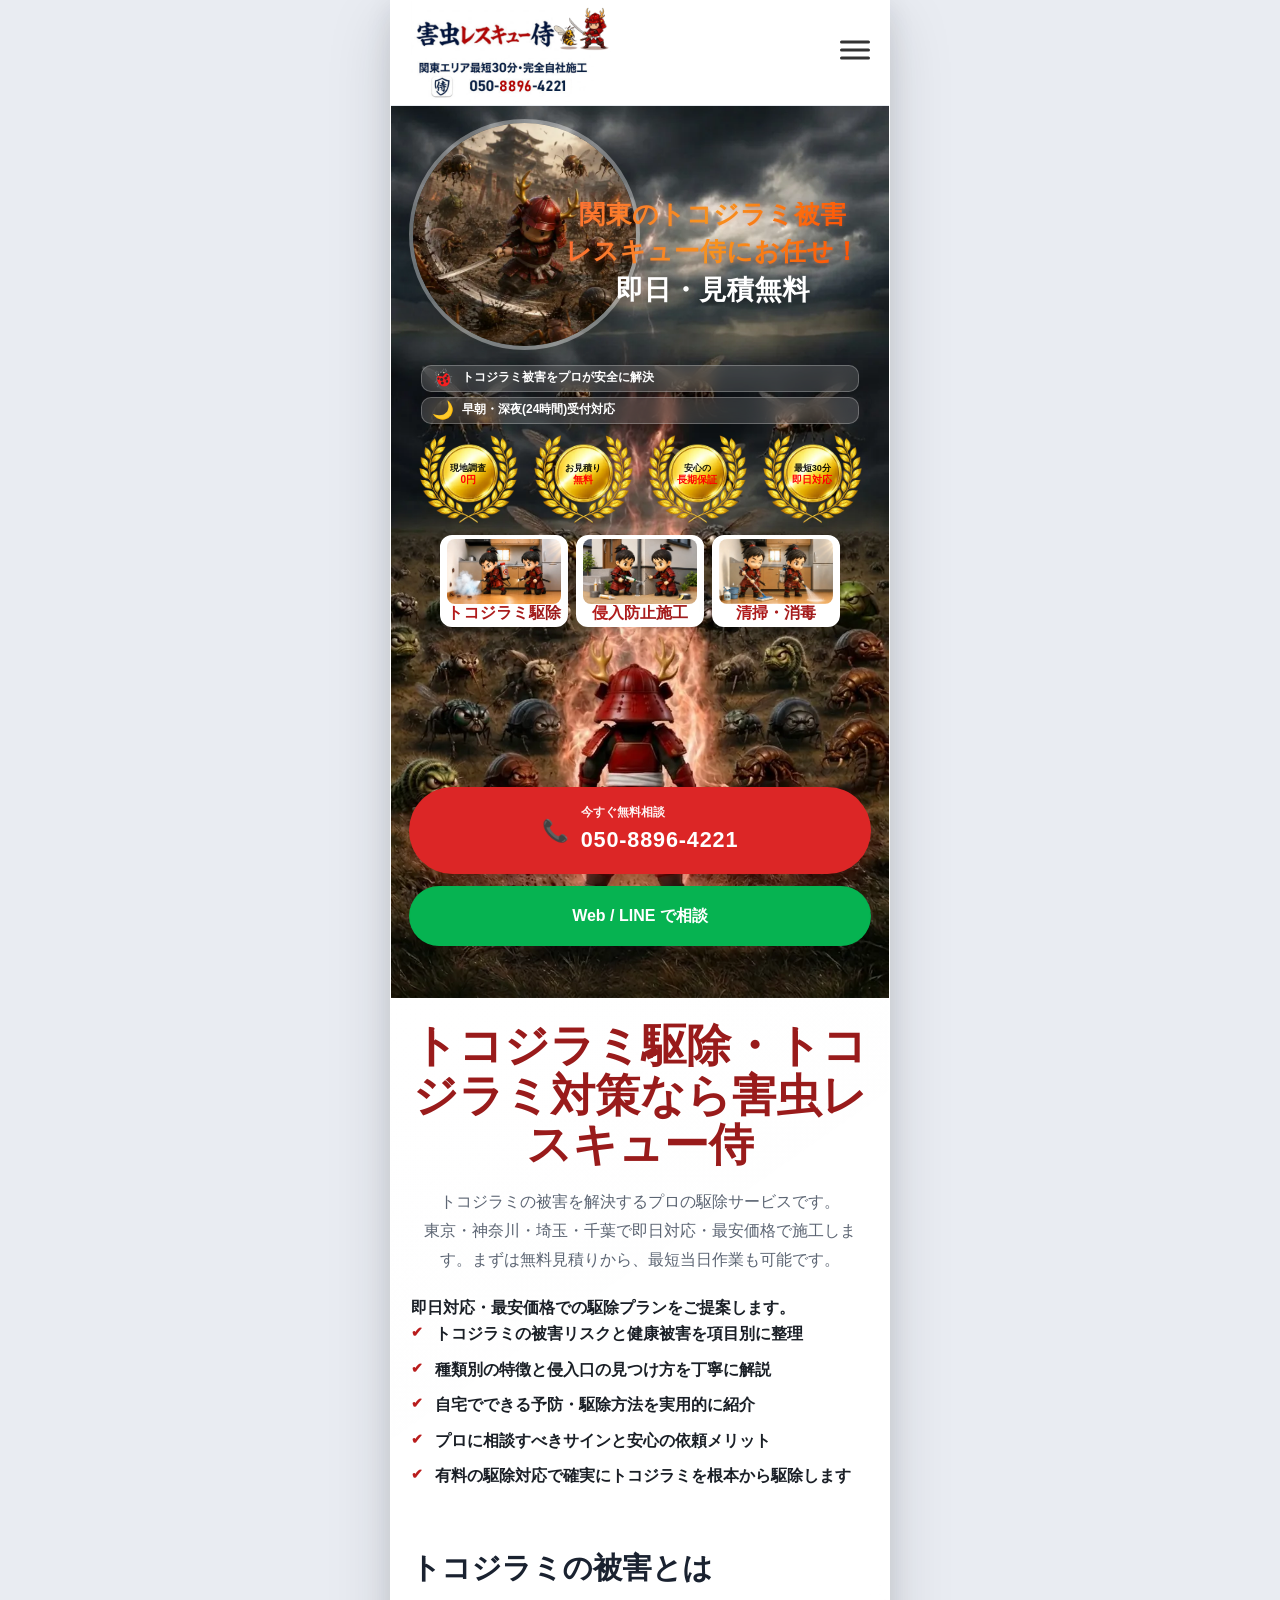
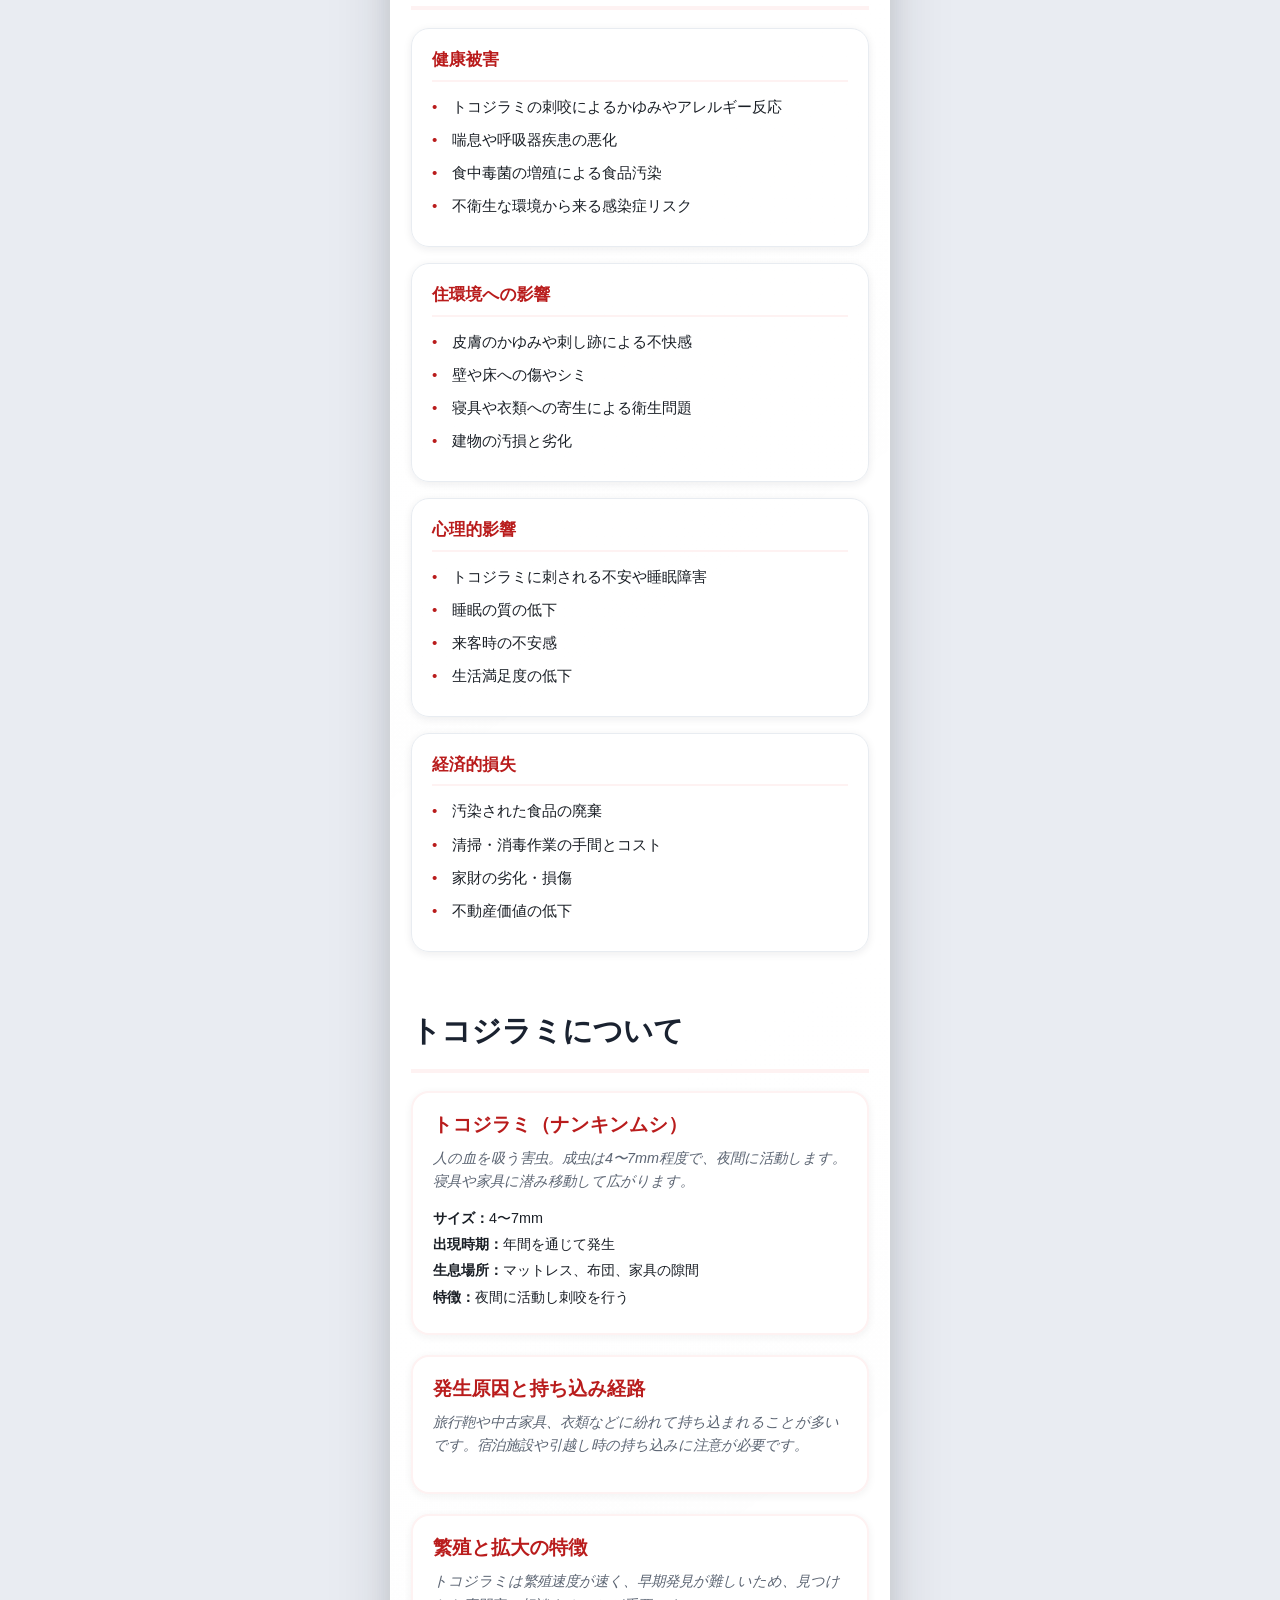
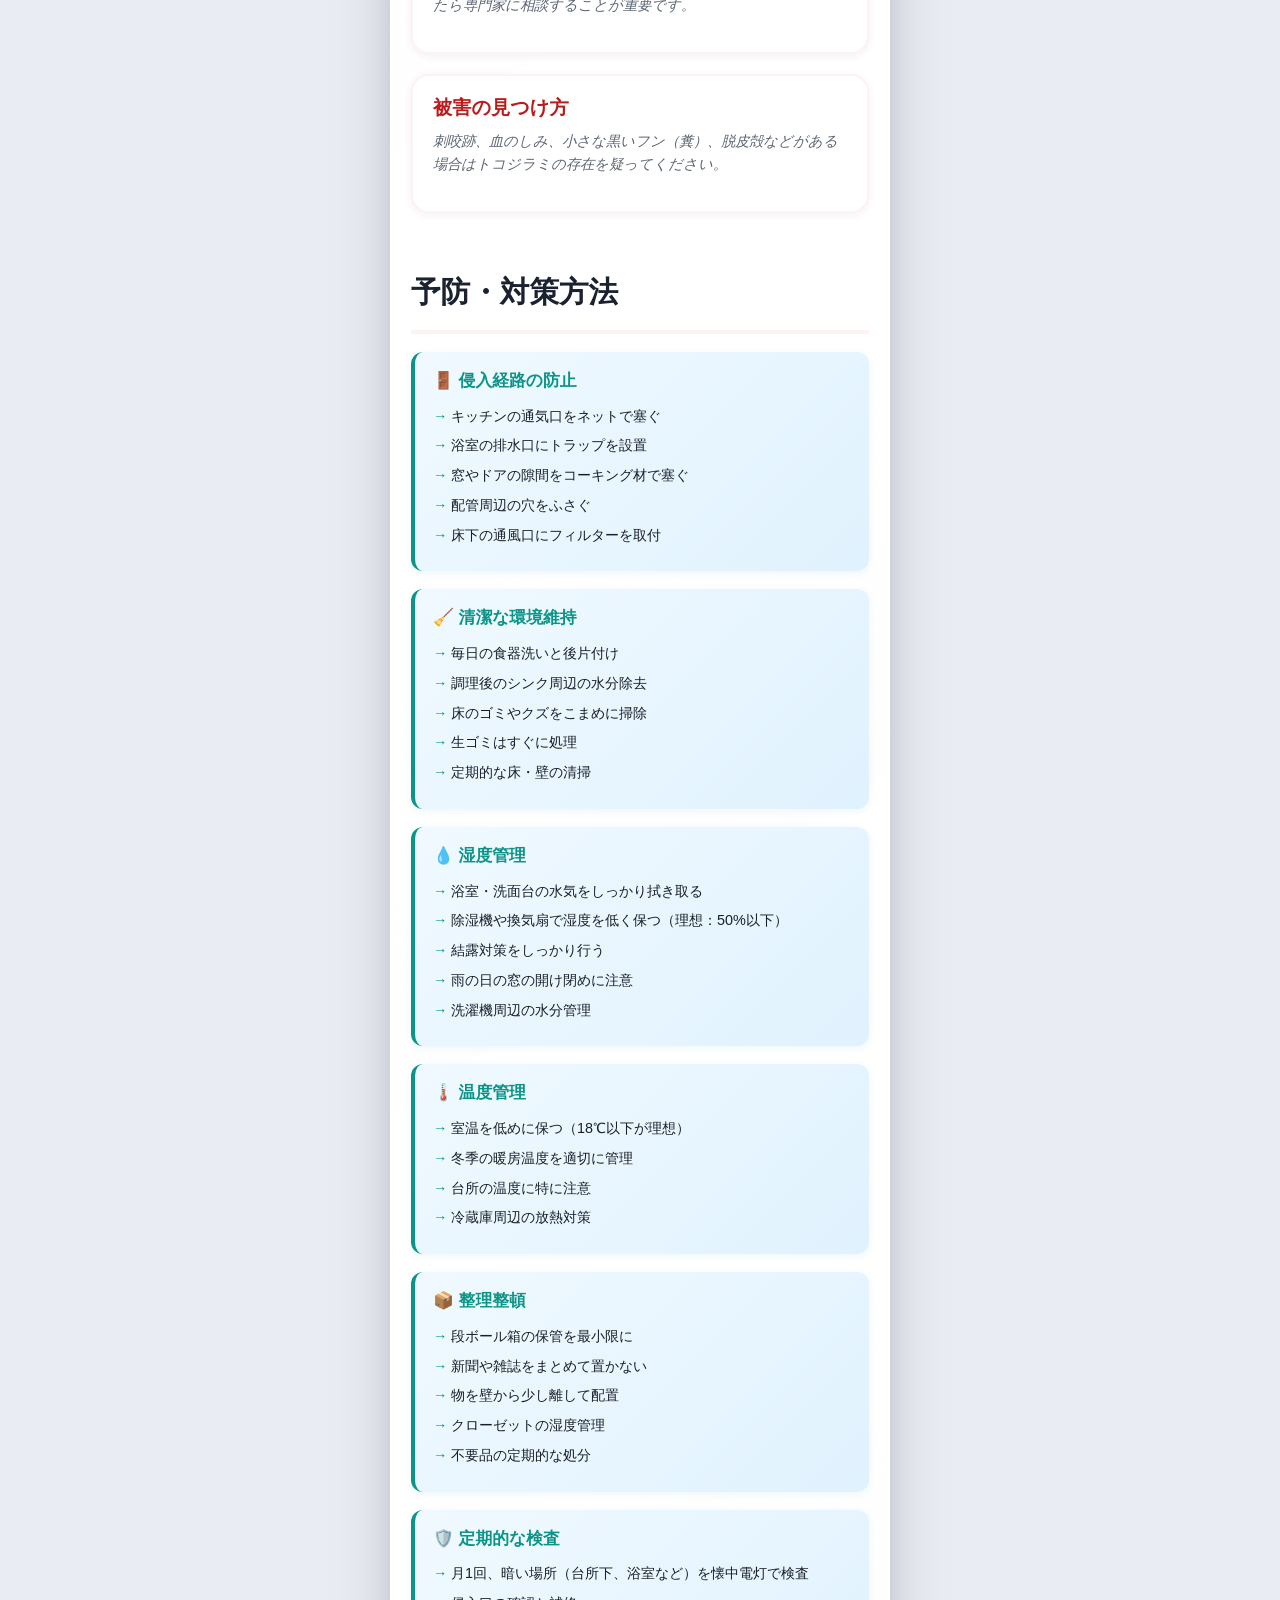
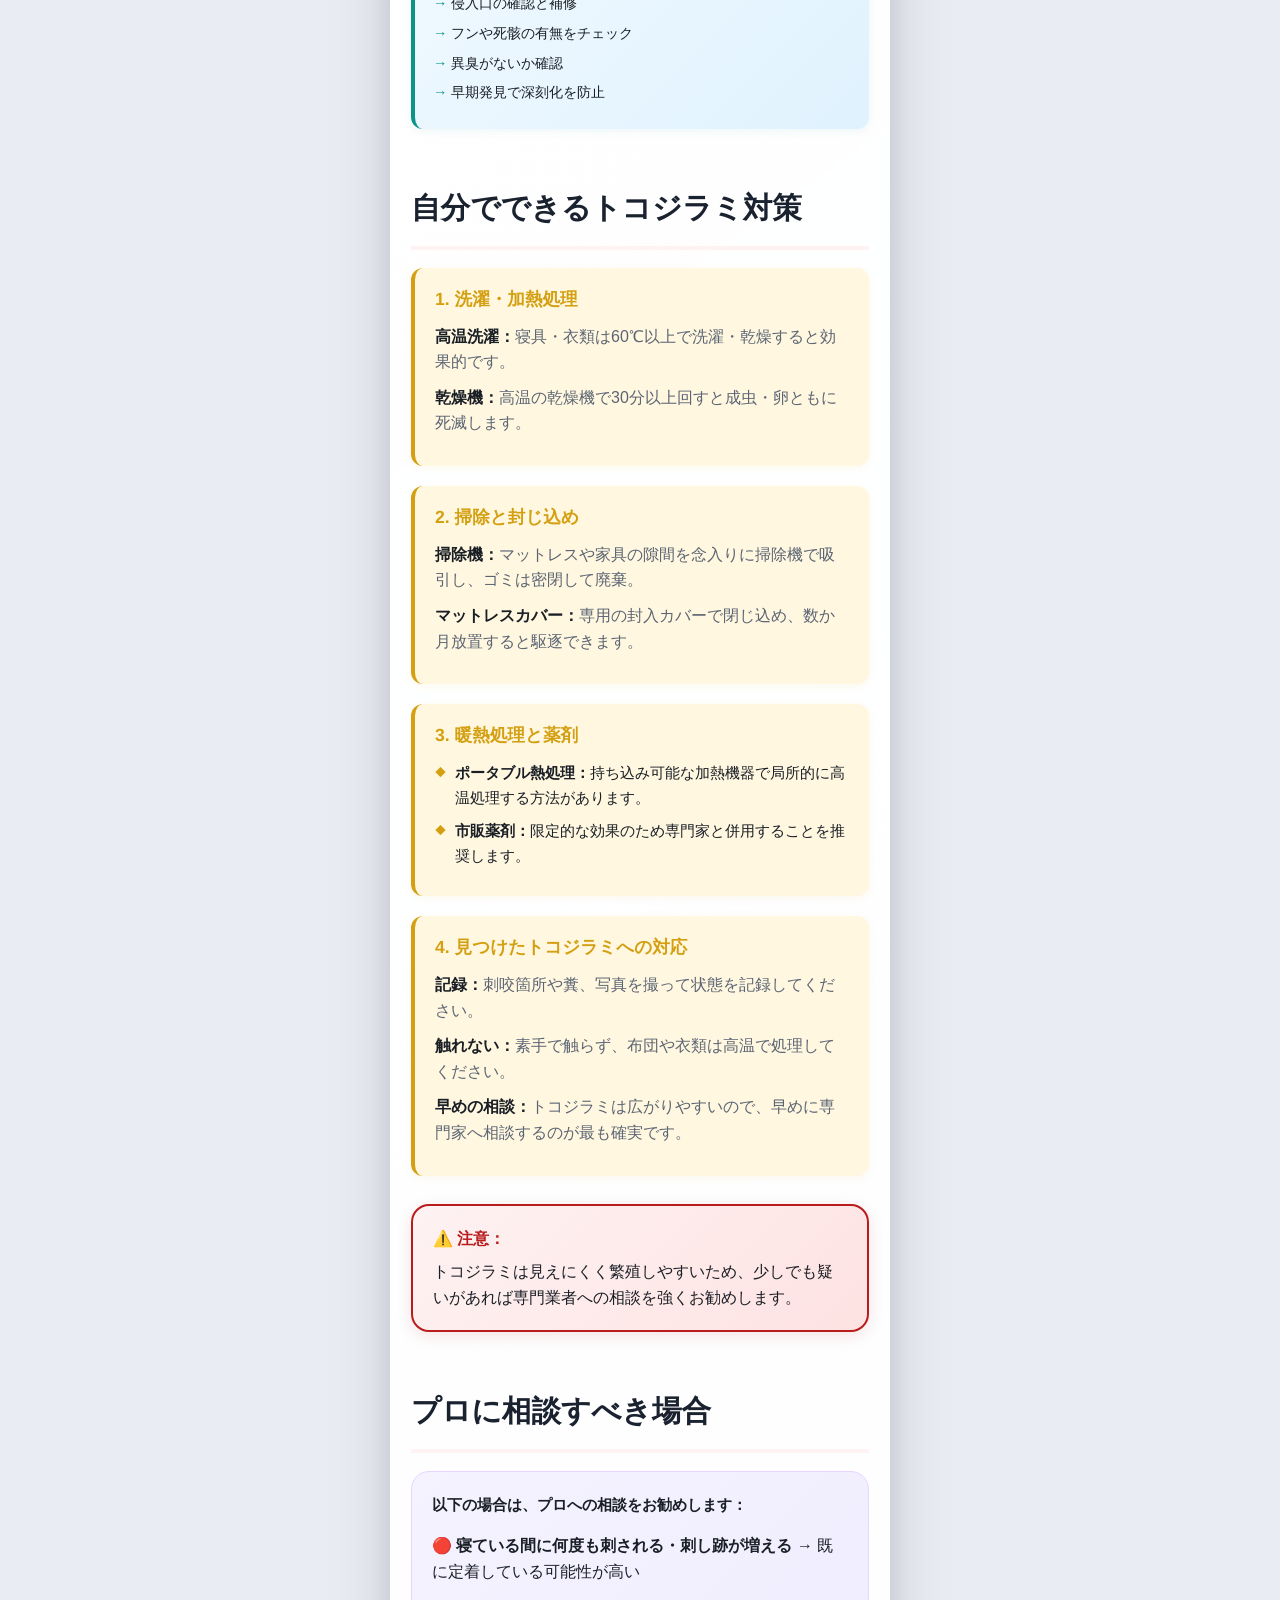
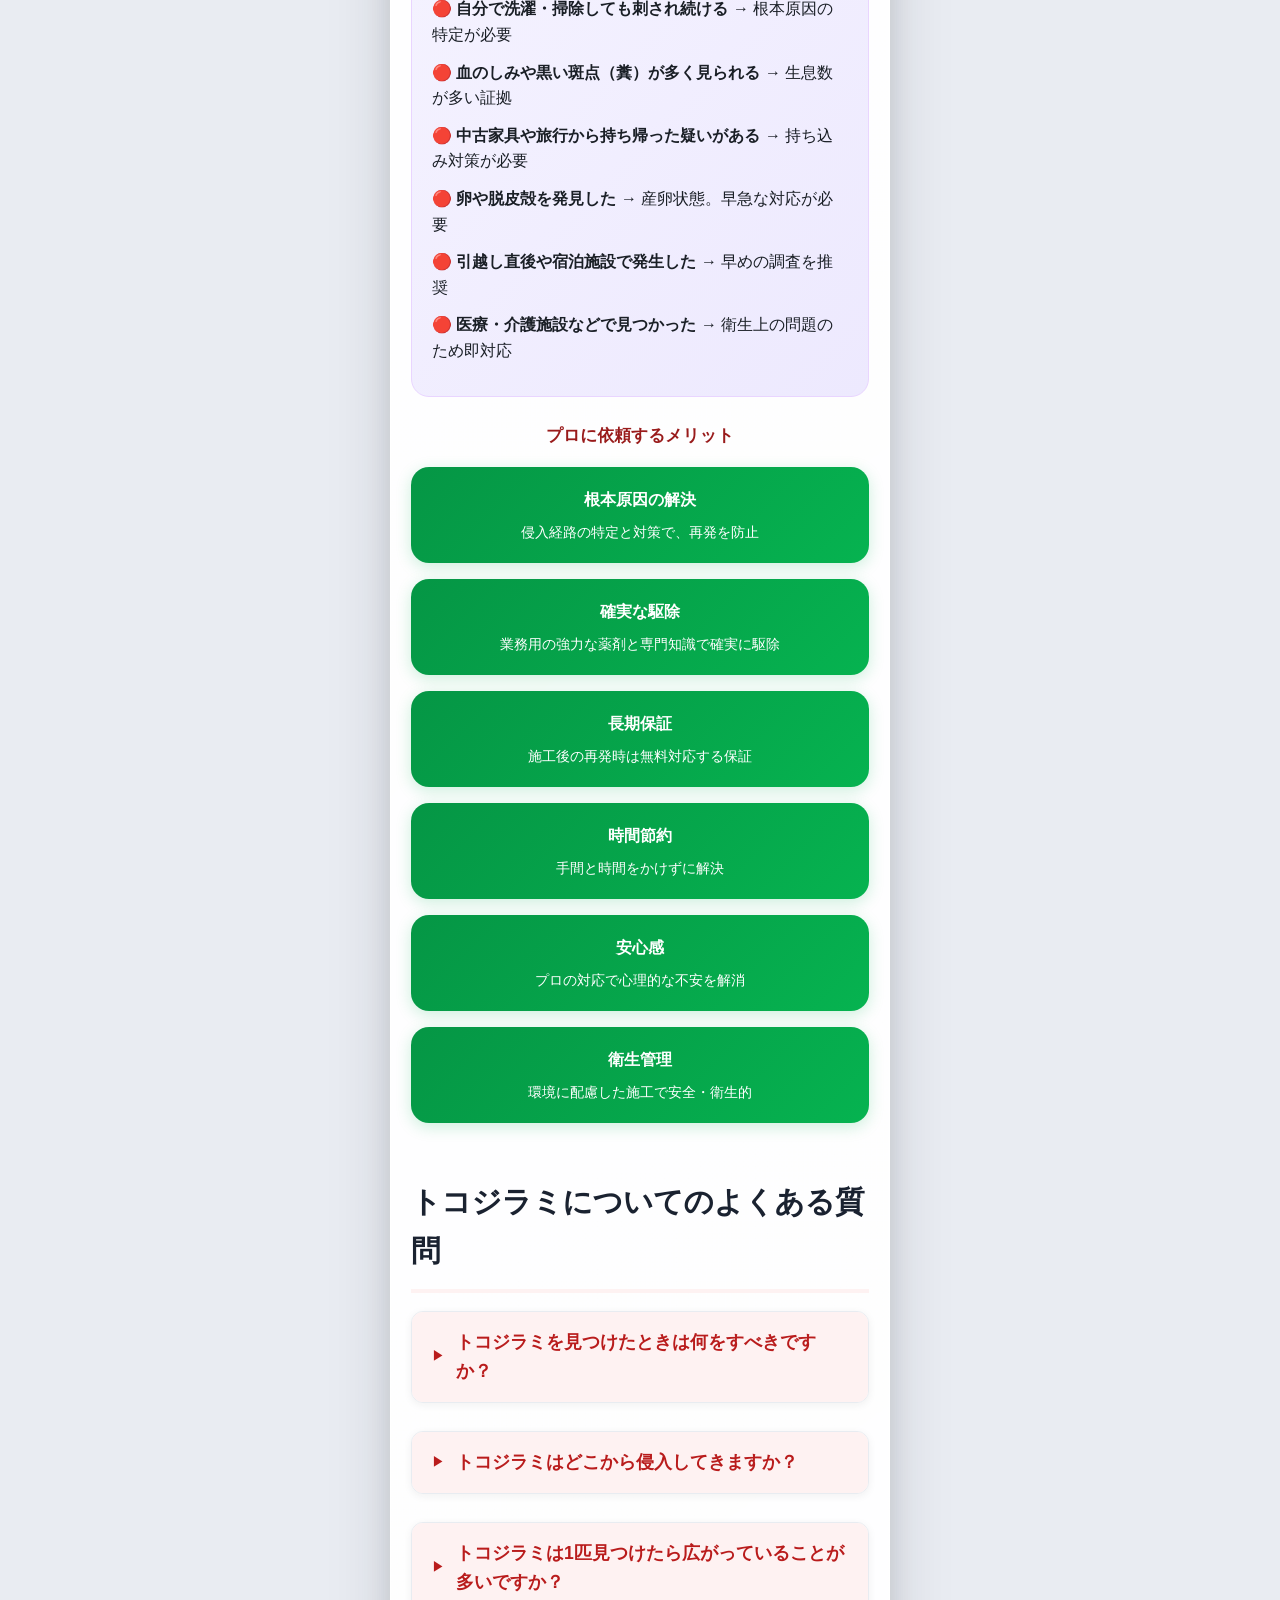
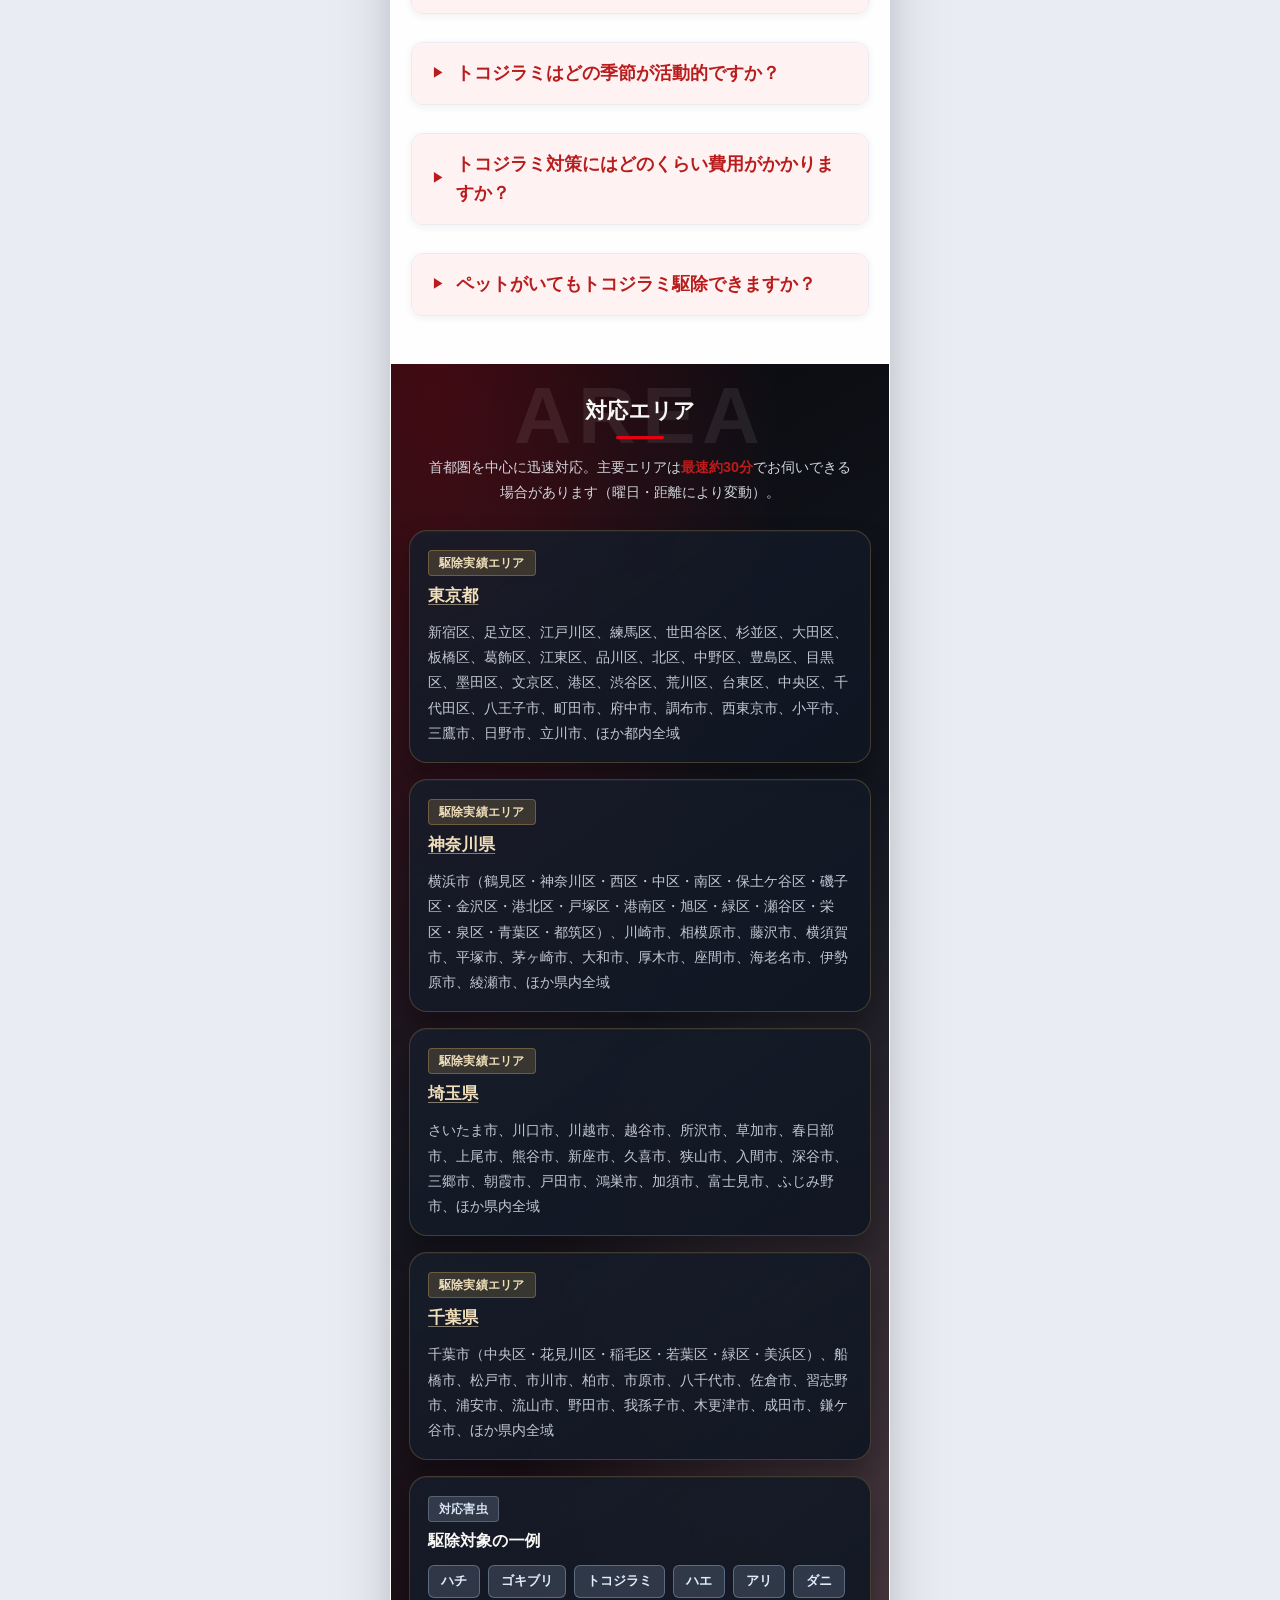
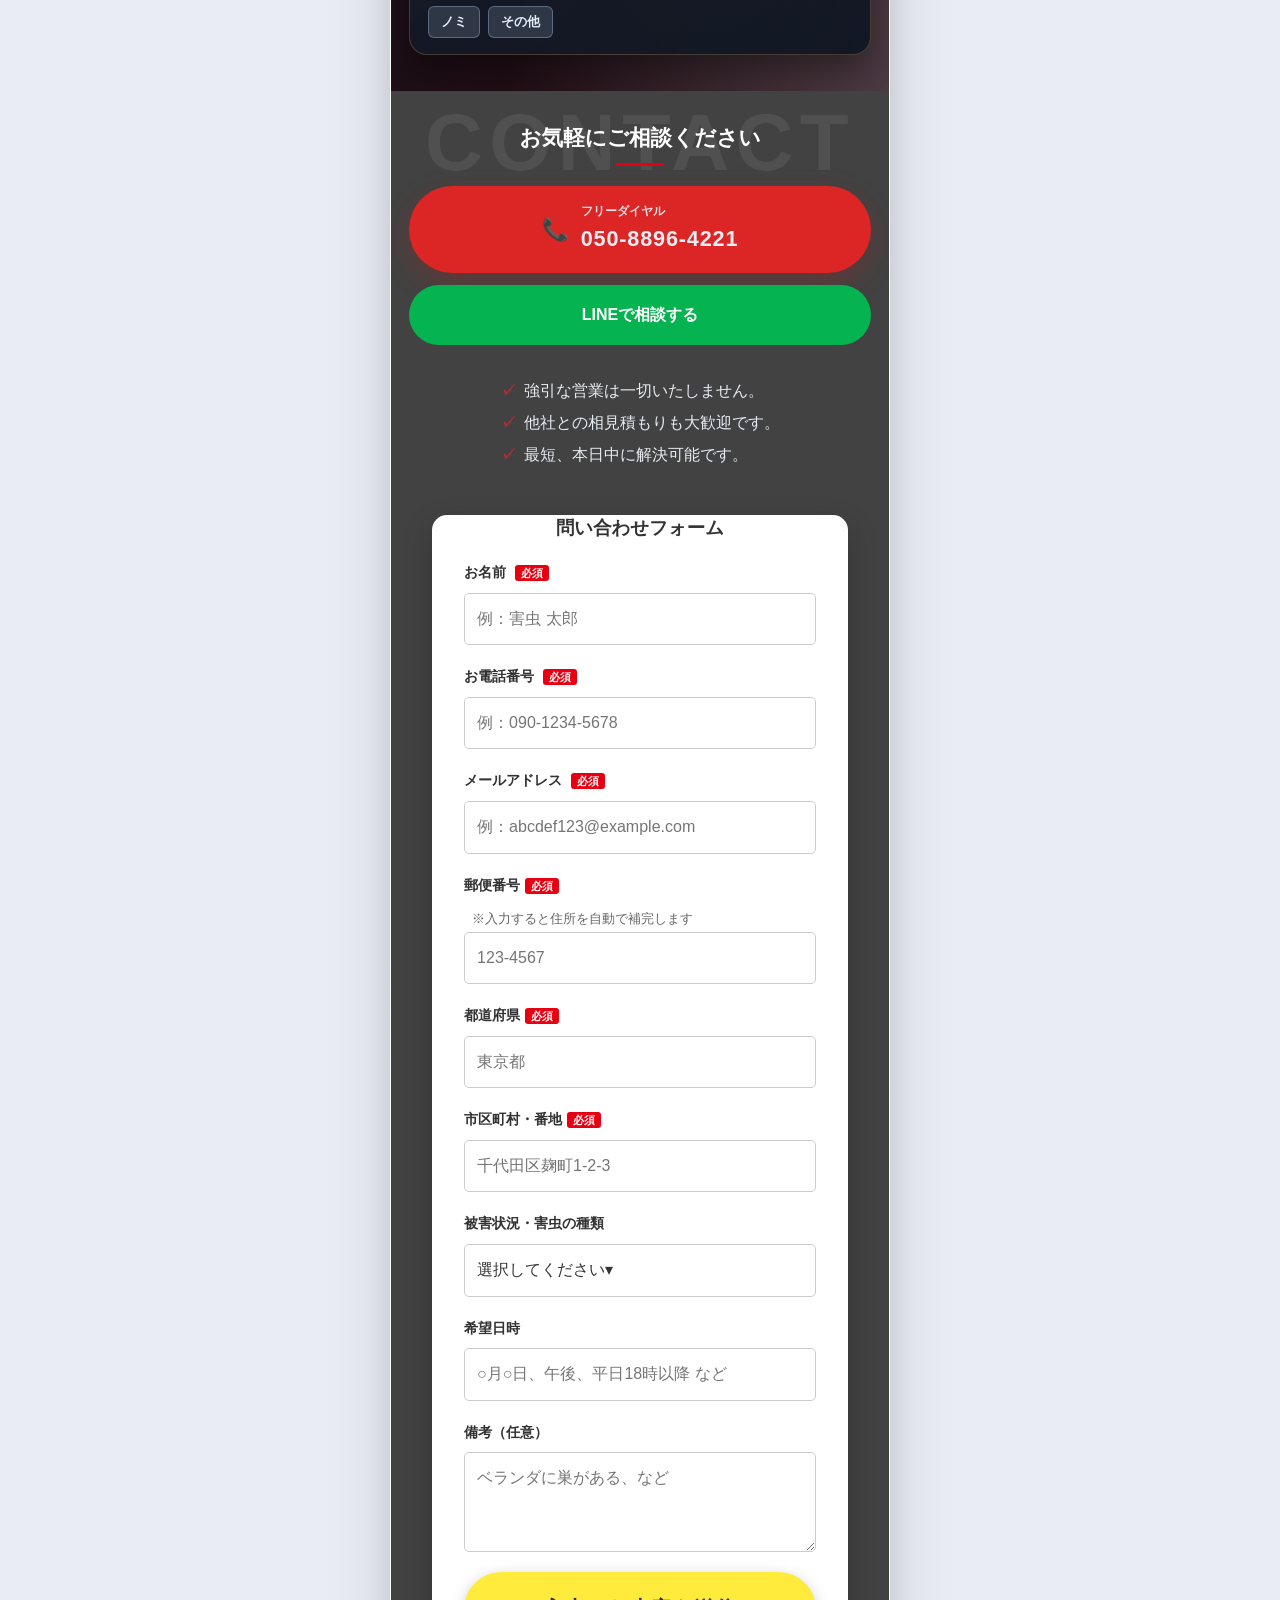
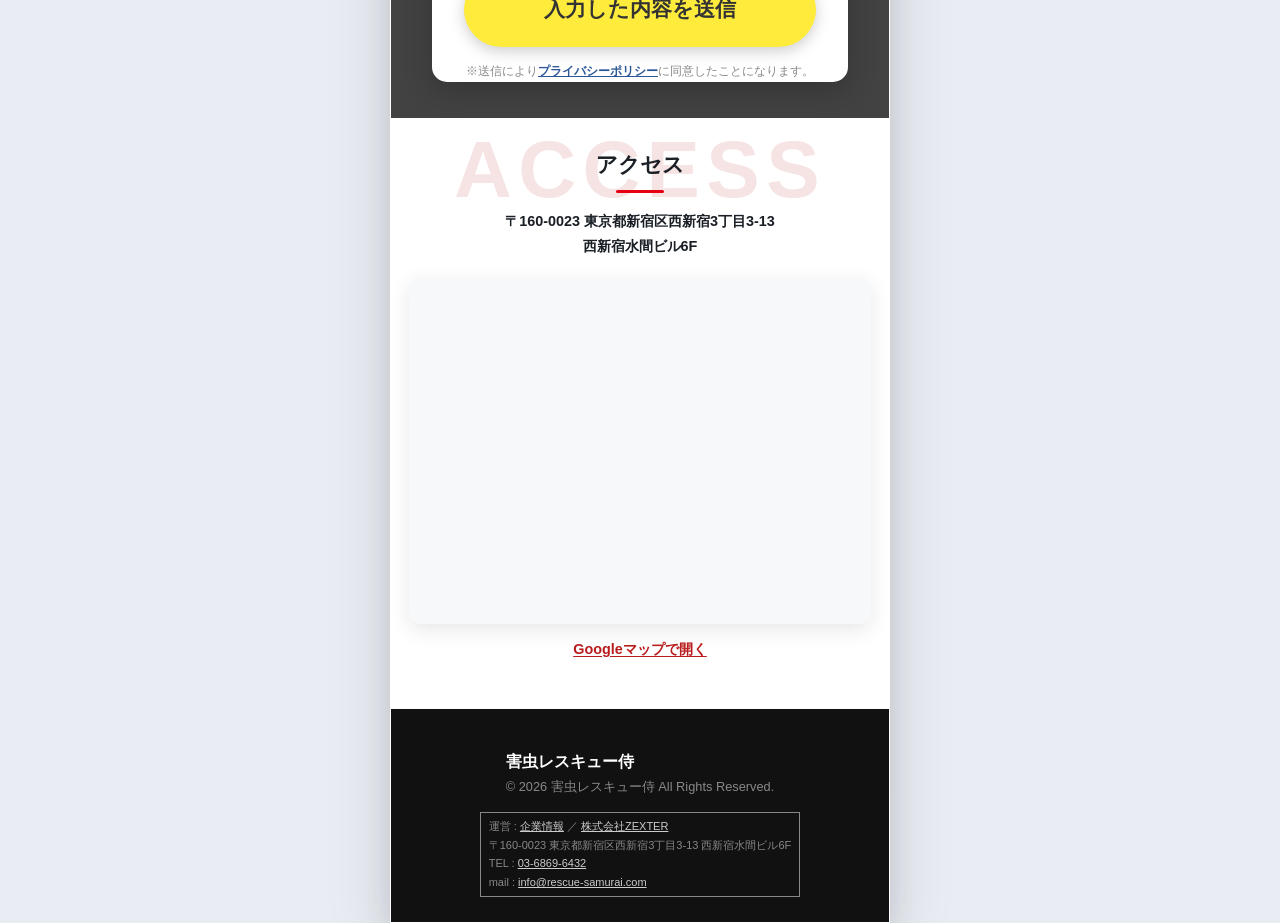
<file: gaichu/tokojirami/index.html>
<!DOCTYPE html>
<html lang="ja">

<head>
  <!-- Google Tag Manager -->
    <script>(function(w,d,s,l,i){w[l]=w[l]||[];w[l].push({'gtm.start':
      new Date().getTime(),event:'gtm.js'});var f=d.getElementsByTagName(s)[0],
      j=d.createElement(s),dl=l!='dataLayer'?'&l='+l:'';j.async=true;j.src=
      'https://www.googletagmanager.com/gtm.js?id='+i+dl;f.parentNode.insertBefore(j,f);
      })(window,document,'script','dataLayer','GTM-P7HW3BTK');
    </script>
  <!-- End Google Tag Manager -->

    <meta charset="UTF-8">
    <meta name="viewport" content="width=device-width, initial-scale=1.0">
    <meta name="robots" content="index, follow, max-image-preview:large">
    <link rel="canonical" href="https://gaichu-rescue-samurai.com/gaichu/tokojirami/">
    <title>トコジラミ駆除・トコジラミ対策なら害虫レスキュー侍</title>
    <meta name="description" content="トコジラミの被害や対策方法をご紹介。症状別の対応、予防方法、自分でできる対策から専門家による駆除まで。即日対応・見積無料で東京・神奈川・埼玉・千葉で対応中。">
    <meta property="og:type" content="website">
    <meta property="og:title" content="トコジラミ駆除・トコジラミ対策なら害虫レスキュー侍">
    <meta property="og:description" content="トコジラミの被害や対策方法をご紹介。症状別の対応、予防方法、自分でできる対策から専門家による駆除まで。">
    <meta property="og:url" content="https://gaichu-rescue-samurai.com/gaichu/tokojirami/">
    <meta property="og:image" content="https://gaichu-rescue-samurai.com/images/og-image.webp">
    <meta property="og:site_name" content="害虫レスキュー侍">
    <meta property="og:locale" content="ja_JP">
    <meta name="twitter:card" content="summary_large_image">
    <meta name="twitter:title" content="トコジラミ駆除・トコジラミ対策なら害虫レスキュー侍">
    <meta name="twitter:description" content="トコジラミの被害や対策方法をご紹介。症状別の対応、予防方法、自分でできる対策から専門家による駆除まで。">
    <meta name="twitter:image" content="https://gaichu-rescue-samurai.com/images/og-image.webp">
    <meta name="format-detection" content="address=no">
    <link rel="icon" href="https://gaichu-rescue-samurai.com/images/favicon.ico?v=2.12" sizes="any">
    <link rel="icon" type="image/png" href="https://gaichu-rescue-samurai.com/images/android-chrome-192×192.png?v=2.12"
        sizes="192x192">
    <link rel="apple-touch-icon" href="https://gaichu-rescue-samurai.com/images/apple-touch-icon.png?v=2.12"
        sizes="180x180">
    <link rel="manifest" href="../../manifest.webmanifest">

    <link rel="stylesheet" href="../../css/destyle.css">
    <link rel="stylesheet" href="../../css/style-min.css?ver=1.89">
    <link rel="stylesheet" href="../gaichu-css/style-gaichu-min.css?ver=1.88">
    <!-- <link rel="stylesheet" href="../gaichu-css/style-gaichu.css"> -->

    <script type="application/ld+json">
  {
    "@context": "https://schema.org",
    "@graph": [
            {
                "@type": "BreadcrumbList",
                "@id": "https://gaichu-rescue-samurai.com/gaichu/tokojirami/#breadcrumb",
                "itemListElement": [
          {
            "@type": "ListItem",
            "position": 1,
            "name": "ホーム",
            "item": "https://gaichu-rescue-samurai.com/"
          },
                    {
                        "@type": "ListItem",
                        "position": 2,
                        "name": "トコジラミ駆除・対策",
                        "item": "https://gaichu-rescue-samurai.com/gaichu/tokojirami/"
                    }
        ]
      },
            {
                "@type": "FAQPage",
                "@id": "https://gaichu-rescue-samurai.com/gaichu/tokojirami/#faq",
        "mainEntity": [
                    {
                        "@type": "Question",
                        "name": "トコジラミを見つけたときは何をすべきですか？",
                        "acceptedAnswer": { "@type": "Answer", "text": "慌てず、以下の対応をしてください：(1)トコジラミに触れず被害箇所を特定する(2)布団や寝具を専用洗浄・加熱処理する、または(3)すぐに専門家に連絡してください。" }
                    },
                    {
                        "@type": "Question",
                        "name": "トコジラミはどこから侵入してきますか？",
                        "acceptedAnswer": { "@type": "Answer", "text": "トコジラミは衣類や家具、旅行カバンなどに潜んで持ち込まれます。宿泊施設や中古家具から侵入することが多いです。" }
                    },
                    {
                        "@type": "Question",
                        "name": "トコジラミは1匹見たら多くいると言われるのは本当ですか？",
                        "acceptedAnswer": { "@type": "Answer", "text": "個体数が見えにくいため、1匹見つかると隠れている個体が多い可能性があります。早めの専門対応をおすすめします。" }
                    },
                    {
                        "@type": "Question",
                        "name": "トコジラミはどの季節が活動的ですか？",
                        "acceptedAnswer": { "@type": "Answer", "text": "トコジラミは温度に比較的強く、年間を通じて活動します。特に暖かい室内で繁殖しやすいです。" }
                    }
        ]
      }
    ]
  }
  </script>
</head>

<body>
  <!-- Google Tag Manager (noscript) -->
    <noscript><iframe src="https://www.googletagmanager.com/ns.html?id=GTM-P7HW3BTK"
      height="0" width="0" style="display:none;visibility:hidden">
    </iframe></noscript>
  <!-- End Google Tag Manager (noscript) -->

    <div class="page-shell">
        <header class="site-header">
            <div class="header-logo-area">
                <div class="logo">
                    <a href="/" class="logo-main-link">
                        <img src="../../images/logo-title.svg?v=1.05" alt="害虫レスキュー侍｜関東の害虫駆除・害虫対策" width="500"
                            height="136" fetchpriority="high">
                    </a>

                    <a href="tel:050-8896-4221" class="logo-tel-link">
                        <img src="../../images/logo-subtitle.svg?v=1.05" alt="050-8896-4221に電話する" width="500"
                            height="136" loading="eager" decoding="async">
                    </a>
                </div>
            </div>
        </header>

        <button class="menu-btn" id="menu-btn" aria-label="メニューを開く" type="button">
            <span></span><span></span><span></span>
        </button>

        <div class="nav-overlay" id="nav-overlay"></div>
        <nav class="sp-nav" id="sp-nav" aria-label="モバイルメニュー">
            <ul>
                <li><a href="https://gaichu-rescue-samurai.com/">トップ</a></li>
                <li><a href="#symptoms">トコジラミの被害</a></li>
                <li><a href="#types">トコジラミについて</a></li>
                <li><a href="#prevention">予防・対策方法</a></li>
                <li><a href="#diy">自分でできる対策</a></li>
                <li><a href="#when-to-call">プロに相談すべき場合</a></li>
                <li><a href="#faq">よくある質問</a></li>
                <li><a href="https://gaichu-rescue-samurai.com/company/">会社情報</a></li>
                <li class="has-child">
                    <a class="parent-link" href="#area-map">対応地域</a>
                    <ul class="sub-menu">
                        <li><a href="https://gaichu-rescue-samurai.com/area/tokyo/">東京都</a></li>
                        <li><a href="https://gaichu-rescue-samurai.com/area/kanagawa/">神奈川県</a></li>
                        <li><a href="https://gaichu-rescue-samurai.com/area/saitama/">埼玉県</a></li>
                        <li><a href="https://gaichu-rescue-samurai.com/area/chiba/">千葉県</a></li>
                    </ul>
                </li>
                <li><a href="#contact-form" class="sp-nav-cta">お問い合わせフォーム</a></li>
            </ul>
        </nav>

        <main id="top">
            <section class="hero" aria-labelledby="hero-heading">
                <div class="hero__visual">
                    <img class="hero__bg" src="../../images/hero-banner-sp.webp" alt="" loading="eager" decoding="async"
                        aria-hidden="true">
                    <div class="hero__visual-inner">
                        <div class="hero__top">
                            <div class="hero__img hero__img--actual">
                                <img src="../../images/gaichu-main.webp" alt="害虫駆除のイメージ - ゴキブリやダニなど" width="300"
                                    height="300" loading="eager" decoding="async">
                            </div>
                            <h1 id="hero-heading" class="hero-title">
                                <span class="hero-title-line hero-title-line--pest">関東のトコジラミ被害</span>
                                <span class="hero-title-line hero-title-line--pest">レスキュー侍にお任せ！</span>
                                <span class="hero-title-line hero-title-line--urgent">即日・見積無料
                                </span>
                            </h1>
                        </div>

                        <div class="hero__sub-appeals">
                            <div class="hero__sub-appeal hero__sub-appeal--left">
                                <div class="appeal-item">
                                    <span class="appeal-icon">🐞</span>
                                    <span class="appeal-text">トコジラミ被害をプロが安全に解決</span>
                                </div>
                            </div>
                            <div class="hero__sub-appeal hero__sub-appeal--right">
                                <div class="appeal-item">
                                    <span class="appeal-icon">🌙</span>
                                    <span class="appeal-text">早朝・深夜(24時間)受付対応</span>
                                </div>
                            </div>
                        </div>

                        <div class="hero__merit-circles">
                            <div class="merit-circle">
                                <div class="circle-content">
                                    <span class="merit-main">現地調査</span>
                                    <span class="merit-price">0円</span>
                                </div>
                            </div>
                            <div class="merit-circle">
                                <div class="circle-content">
                                    <span class="merit-main">お見積り</span>
                                    <span class="merit-price">無料</span>
                                </div>
                            </div>
                            <div class="merit-circle">
                                <div class="circle-content">
                                    <span class="merit-main">安心の</span>
                                    <span class="merit-price">長期保証</span>
                                </div>
                            </div>
                            <div class="merit-circle">
                                <div class="circle-content">
                                    <span class="merit-main">最短30分</span>
                                    <span class="merit-price">即日対応</span>
                                </div>
                            </div>
                        </div>

                        <section class="hero__service-intro">
                            <div class="service-intro-grid">
                                <div class="service-intro-item">
                                    <div class="service-intro-image">
                                        <img src="../../images/pest.webp" width="120" height="120" alt="害虫駆除サービスのイメージ"
                                            loading="lazy" decoding="async">
                                    </div>
                                    <h3 class="service-intro-title">トコジラミ駆除</h3>
                                </div>
                                <div class="service-intro-item">
                                    <div class="service-intro-image">
                                        <img src="../../images/defense.webp" width="120" height="120"
                                            alt="害虫駆除サービスのイメージ" loading="lazy" decoding="async">
                                    </div>
                                    <h3 class="service-intro-title">侵入防止施工</h3>
                                </div>
                                <div class="service-intro-item">
                                    <div class="service-intro-image">
                                        <img src="../../images/clean.webp" width="120" height="120" alt="害虫駆除サービスのイメージ"
                                            loading="lazy" decoding="async">
                                    </div>
                                    <h3 class="service-intro-title">清掃・消毒</h3>
                                </div>
                            </div>
                        </section>

                        <div class="hero__cta" role="group" aria-label="お問い合わせ">
                            <a class="btn btn--primary pulse" href="tel:050-8896-4221">
                                <span class="btn__icon" aria-hidden="true">📞</span>
                                <span class="btn__label">
                                    <span class="btn__sub">今すぐ無料相談</span>
                                    <span class="btn__tel">050-8896-4221</span>
                                </span>
                            </a>
                            <a class="btn btn--line pulse" href="#contact-form">Web / LINE で相談</a>
                        </div>
                    </div>
                </div>
            </section>
            <section class="content-section page-intro" aria-labelledby="page-title">
                <h1 id="page-title">トコジラミ駆除・トコジラミ対策なら害虫レスキュー侍</h1>
                <p>トコジラミの被害を解決するプロの駆除サービスです。<br>東京・神奈川・埼玉・千葉で即日対応・最安価格で施工します。まずは無料見積りから、最短当日作業も可能です。</p>
                <div class="page-intro-badge">
                    <strong>即日対応・最安価格での駆除プランをご提案します。</strong>
                </div>
                <ul class="page-intro-list">
                    <li>トコジラミの被害リスクと健康被害を項目別に整理</li>
                    <li>種類別の特徴と侵入口の見つけ方を丁寧に解説</li>
                    <li>自宅でできる予防・駆除方法を実用的に紹介</li>
                    <li>プロに相談すべきサインと安心の依頼メリット</li>
                    <li>有料の駆除対応で確実にトコジラミを根本から駆除します</li>
                </ul>
            </section>

            <!-- トコジラミの被害 -->
            <section id="symptoms" class="content-section">
                <h2>トコジラミの被害とは</h2>

                <div class="symptom-cards">
                    <div class="card">
                        <h3>健康被害</h3>
                        <ul>
                            <li>トコジラミの刺咬によるかゆみやアレルギー反応</li>
                            <li>喘息や呼吸器疾患の悪化</li>
                            <li>食中毒菌の増殖による食品汚染</li>
                            <li>不衛生な環境から来る感染症リスク</li>
                        </ul>
                    </div>

                    <div class="card">
                        <h3>住環境への影響</h3>
                        <ul>
                            <li>皮膚のかゆみや刺し跡による不快感</li>
                            <li>壁や床への傷やシミ</li>
                            <li>寝具や衣類への寄生による衛生問題</li>
                            <li>建物の汚損と劣化</li>
                        </ul>
                    </div>

                    <div class="card">
                        <h3>心理的影響</h3>
                        <ul>
                            <li>トコジラミに刺される不安や睡眠障害</li>
                            <li>睡眠の質の低下</li>
                            <li>来客時の不安感</li>
                            <li>生活満足度の低下</li>
                        </ul>
                    </div>

                    <div class="card">
                        <h3>経済的損失</h3>
                        <ul>
                            <li>汚染された食品の廃棄</li>
                            <li>清掃・消毒作業の手間とコスト</li>
                            <li>家財の劣化・損傷</li>
                            <li>不動産価値の低下</li>
                        </ul>
                    </div>
                </div>
            </section>

            <!-- トコジラミについて -->
            <section id="types" class="content-section">
                <h2>トコジラミについて</h2>

                <div class="cockroach-types">
                    <div class="type-item">
                        <h3>トコジラミ（ナンキンムシ）</h3>
                        <p class="type-description">人の血を吸う害虫。成虫は4〜7mm程度で、夜間に活動します。寝具や家具に潜み移動して広がります。</p>
                        <ul>
                            <li><strong>サイズ：</strong>4〜7mm</li>
                            <li><strong>出現時期：</strong>年間を通じて発生</li>
                            <li><strong>生息場所：</strong>マットレス、布団、家具の隙間</li>
                            <li><strong>特徴：</strong>夜間に活動し刺咬を行う</li>
                        </ul>
                    </div>

                    <div class="type-item">
                        <h3>発生原因と持ち込み経路</h3>
                        <p class="type-description">旅行鞄や中古家具、衣類などに紛れて持ち込まれることが多いです。宿泊施設や引越し時の持ち込みに注意が必要です。</p>
                    </div>

                    <div class="type-item">
                        <h3>繁殖と拡大の特徴</h3>
                        <p class="type-description">トコジラミは繁殖速度が速く、早期発見が難しいため、見つけたら専門家に相談することが重要です。</p>
                    </div>

                    <div class="type-item">
                        <h3>被害の見つけ方</h3>
                        <p class="type-description">刺咬跡、血のしみ、小さな黒いフン（糞）、脱皮殻などがある場合はトコジラミの存在を疑ってください。</p>
                    </div>
                </div>
            </section>

            <!-- 予防・対策方法 -->
            <section id="prevention" class="content-section">
                <h2>予防・対策方法</h2>

                <div class="prevention-grid">
                    <div class="prevention-item">
                        <h3>🚪 侵入経路の防止</h3>
                        <ul>
                            <li>キッチンの通気口をネットで塞ぐ</li>
                            <li>浴室の排水口にトラップを設置</li>
                            <li>窓やドアの隙間をコーキング材で塞ぐ</li>
                            <li>配管周辺の穴をふさぐ</li>
                            <li>床下の通風口にフィルターを取付</li>
                        </ul>
                    </div>

                    <div class="prevention-item">
                        <h3>🧹 清潔な環境維持</h3>
                        <ul>
                            <li>毎日の食器洗いと後片付け</li>
                            <li>調理後のシンク周辺の水分除去</li>
                            <li>床のゴミやクズをこまめに掃除</li>
                            <li>生ゴミはすぐに処理</li>
                            <li>定期的な床・壁の清掃</li>
                        </ul>
                    </div>

                    <div class="prevention-item">
                        <h3>💧 湿度管理</h3>
                        <ul>
                            <li>浴室・洗面台の水気をしっかり拭き取る</li>
                            <li>除湿機や換気扇で湿度を低く保つ（理想：50%以下）</li>
                            <li>結露対策をしっかり行う</li>
                            <li>雨の日の窓の開け閉めに注意</li>
                            <li>洗濯機周辺の水分管理</li>
                        </ul>
                    </div>

                    <div class="prevention-item">
                        <h3>🌡️ 温度管理</h3>
                        <ul>
                            <li>室温を低めに保つ（18℃以下が理想）</li>
                            <li>冬季の暖房温度を適切に管理</li>
                            <li>台所の温度に特に注意</li>
                            <li>冷蔵庫周辺の放熱対策</li>
                        </ul>
                    </div>

                    <div class="prevention-item">
                        <h3>📦 整理整頓</h3>
                        <ul>
                            <li>段ボール箱の保管を最小限に</li>
                            <li>新聞や雑誌をまとめて置かない</li>
                            <li>物を壁から少し離して配置</li>
                            <li>クローゼットの湿度管理</li>
                            <li>不要品の定期的な処分</li>
                        </ul>
                    </div>

                    <div class="prevention-item">
                        <h3>🛡️ 定期的な検査</h3>
                        <ul>
                            <li>月1回、暗い場所（台所下、浴室など）を懐中電灯で検査</li>
                            <li>侵入口の確認と補修</li>
                            <li>フンや死骸の有無をチェック</li>
                            <li>異臭がないか確認</li>
                            <li>早期発見で深刻化を防止</li>
                        </ul>
                    </div>
                </div>
            </section>

            <!-- 自分でできる対策 -->
            <section id="diy" class="content-section">
                <h2>自分でできるトコジラミ対策</h2>

                <div class="diy-methods">
                    <div class="method">
                        <h3>1. 洗濯・加熱処理</h3>
                        <p><strong>高温洗濯：</strong>寝具・衣類は60℃以上で洗濯・乾燥すると効果的です。</p>
                        <p><strong>乾燥機：</strong>高温の乾燥機で30分以上回すと成虫・卵ともに死滅します。</p>
                    </div>

                    <div class="method">
                        <h3>2. 掃除と封じ込め</h3>
                        <p><strong>掃除機：</strong>マットレスや家具の隙間を念入りに掃除機で吸引し、ゴミは密閉して廃棄。</p>
                        <p><strong>マットレスカバー：</strong>専用の封入カバーで閉じ込め、数か月放置すると駆逐できます。</p>
                    </div>

                    <div class="method">
                        <h3>3. 暖熱処理と薬剤</h3>
                        <ul>
                            <li><strong>ポータブル熱処理：</strong>持ち込み可能な加熱機器で局所的に高温処理する方法があります。</li>
                            <li><strong>市販薬剤：</strong>限定的な効果のため専門家と併用することを推奨します。</li>
                        </ul>
                    </div>

                    <div class="method">
                        <h3>4. 見つけたトコジラミへの対応</h3>
                        <p><strong>記録：</strong>刺咬箇所や糞、写真を撮って状態を記録してください。</p>
                        <p><strong>触れない：</strong>素手で触らず、布団や衣類は高温で処理してください。</p>
                        <p><strong>早めの相談：</strong>トコジラミは広がりやすいので、早めに専門家へ相談するのが最も確実です。</p>
                    </div>
                </div>

                <div class="important-note">
                    <strong>⚠️ 注意：</strong>トコジラミは見えにくく繁殖しやすいため、少しでも疑いがあれば専門業者への相談を強くお勧めします。
                </div>
            </section>

            <!-- プロに相談すべき場合 -->
            <section id="when-to-call" class="content-section">
                <h2>プロに相談すべき場合</h2>

                <div class="call-professional">
                    <p>以下の場合は、プロへの相談をお勧めします：</p>
                    <ul>
                        <li>🔴 <strong>寝ている間に何度も刺される・刺し跡が増える</strong> → 既に定着している可能性が高い</li>
                        <li>🔴 <strong>自分で洗濯・掃除しても刺され続ける</strong> → 根本原因の特定が必要</li>
                        <li>🔴 <strong>血のしみや黒い斑点（糞）が多く見られる</strong> → 生息数が多い証拠</li>
                        <li>🔴 <strong>中古家具や旅行から持ち帰った疑いがある</strong> → 持ち込み対策が必要</li>
                        <li>🔴 <strong>卵や脱皮殻を発見した</strong> → 産卵状態。早急な対応が必要</li>
                        <li>🔴 <strong>引越し直後や宿泊施設で発生した</strong> → 早めの調査を推奨</li>
                        <li>🔴 <strong>医療・介護施設などで見つかった</strong> → 衛生上の問題のため即対応</li>
                    </ul>
                </div>

                <div class="professional-benefits">
                    <h3>プロに依頼するメリット</h3>
                    <div class="benefits-grid">
                        <div class="benefit">
                            <span class="benefit-title">根本原因の解決</span>
                            <p>侵入経路の特定と対策で、再発を防止</p>
                        </div>
                        <div class="benefit">
                            <span class="benefit-title">確実な駆除</span>
                            <p>業務用の強力な薬剤と専門知識で確実に駆除</p>
                        </div>
                        <div class="benefit">
                            <span class="benefit-title">長期保証</span>
                            <p>施工後の再発時は無料対応する保証</p>
                        </div>
                        <div class="benefit">
                            <span class="benefit-title">時間節約</span>
                            <p>手間と時間をかけずに解決</p>
                        </div>
                        <div class="benefit">
                            <span class="benefit-title">安心感</span>
                            <p>プロの対応で心理的な不安を解消</p>
                        </div>
                        <div class="benefit">
                            <span class="benefit-title">衛生管理</span>
                            <p>環境に配慮した施工で安全・衛生的</p>
                        </div>
                    </div>
                </div>
            </section>

            <!-- よくある質問 -->
            <section id="faq" class="content-section">
                <h2>トコジラミについてのよくある質問</h2>

                <div class="faq-items">
                    <details class="faq-item">
                        <summary>トコジラミを見つけたときは何をすべきですか？</summary>
                        <div class="faq-content">
                            <p>慌てず、以下の対応をしてください：</p>
                            <ol>
                                <li>刺咬箇所や糞の有無を写真で記録する</li>
                                <li>寝具・衣類は高温で洗濯・乾燥する（60℃以上が目安）</li>
                                <li>マットレスカバーで封じ込める</li>
                                <li>拡散を防ぐため、不要な移動を控える</li>
                                <li>早めに専門家に連絡して調査・対応を依頼する</li>
                            </ol>
                        </div>
                    </details>

                    <details class="faq-item">
                        <summary>トコジラミはどこから侵入してきますか？</summary>
                        <div class="faq-content">
                            <p>トコジラミは以下のような経路で持ち込まれます：</p>
                            <ul>
                                <li>旅行カバンや衣類に紛れて持ち込まれる</li>
                                <li>宿泊施設や病院などの共有スペースから拡散することがある</li>
                                <li>中古家具や家電に潜んでいる場合がある</li>
                            </ul>
                            <p>旅行後や中古家具の持ち込み時は十分に点検してください。</p>
                        </div>
                    </details>

                    <details class="faq-item">
                        <summary>トコジラミは1匹見つけたら広がっていることが多いですか？</summary>
                        <div class="faq-content">
                            <p>トコジラミは隠れやすく成虫・卵が見えにくいため、1匹見つかった時点で複数存在することが多いです。早めの対応が重要です。</p>
                        </div>
                    </details>

                    <details class="faq-item">
                        <summary>トコジラミはどの季節が活動的ですか？</summary>
                        <div class="faq-content">
                            <p>トコジラミは室内での繁殖に適応しているため、季節を問わず発生します。特に暖かい室内では繁殖しやすいです。</p>
                        </div>
                    </details>

                    <details class="faq-item">
                        <summary>トコジラミ対策にはどのくらい費用がかかりますか？</summary>
                        <div class="faq-content">
                            <p>対策の内容により費用は変わります：</p>
                            <ul>
                                <li><strong>市販の対処用品：</strong>数百円〜数千円（限定的な効果）</li>
                                <li><strong>プロによる駆除：</strong>見積りにより決定（現地調査後に提示）</li>
                                <li><strong>封入・熱処理等：</strong>処理内容により変動します</li>
                            </ul>
                            <p>当社は現地調査・お見積りが無料です。まずはお問い合わせください。</p>
                        </div>
                    </details>

                    <details class="faq-item">
                        <summary>ペットがいてもトコジラミ駆除できますか？</summary>
                        <div class="faq-content">
                            <p>はい。ペットの安全も考慮して対応します：</p>
                            <ul>
                                <li>ペットの種類（犬、猫、小動物など）を事前に教えてください</li>
                                <li>薬剤や処理方法はペットに安全なものを選定します</li>
                                <li>施工中の隔離や事前説明を行います</li>
                                <li>生活環境に配慮した対策をご提案します</li>
                            </ul>
                            <p>詳細は、お問い合わせ時にご相談ください。</p>
                        </div>
                    </details>
                </div>
            </section>
            <section id="area-map" class="section section--map area-map" aria-labelledby="area-heading">
                <p class="section__watermark" aria-hidden="true">AREA</p>
                <h2 id="area-heading" class="section__title">対応エリア</h2>
                <p class="section__lead area-map__lead">
                    首都圏を中心に迅速対応。主要エリアは<strong>最速約30分</strong>でお伺いできる場合があります（曜日・距離により変動）。</p>

                <div class="area-grid">
                    <article class="area-card">
                        <header class="area-card__head">
                            <span class="area-card__badge">駆除実績エリア</span>
                            <h3 class="area-card__title"><a href="https://gaichu-rescue-samurai.com/area/tokyo/">東京都</a>
                            </h3>
                        </header>
                        <p class="area-card__cities">
                            新宿区、足立区、江戸川区、練馬区、世田谷区、杉並区、大田区、板橋区、葛飾区、江東区、品川区、北区、中野区、豊島区、目黒区、墨田区、文京区、港区、渋谷区、荒川区、台東区、中央区、千代田区、八王子市、町田市、府中市、調布市、西東京市、小平市、三鷹市、日野市、立川市、ほか都内全域
                        </p>
                    </article>
                    <article class="area-card">
                        <header class="area-card__head">
                            <span class="area-card__badge">駆除実績エリア</span>
                            <h3 class="area-card__title"><a
                                    href="https://gaichu-rescue-samurai.com/area/kanagawa/">神奈川県</a></h3>
                        </header>
                        <p class="area-card__cities">
                            横浜市（鶴見区・神奈川区・西区・中区・南区・保土ケ谷区・磯子区・金沢区・港北区・戸塚区・港南区・旭区・緑区・瀬谷区・栄区・泉区・青葉区・都筑区）、川崎市、相模原市、藤沢市、横須賀市、平塚市、茅ヶ崎市、大和市、厚木市、座間市、海老名市、伊勢原市、綾瀬市、ほか県内全域
                        </p>
                    </article>
                    <article class="area-card">
                        <header class="area-card__head">
                            <span class="area-card__badge">駆除実績エリア</span>
                            <h3 class="area-card__title"><a
                                    href="https://gaichu-rescue-samurai.com/area/saitama/">埼玉県</a></h3>
                        </header>
                        <p class="area-card__cities">
                            さいたま市、川口市、川越市、越谷市、所沢市、草加市、春日部市、上尾市、熊谷市、新座市、久喜市、狭山市、入間市、深谷市、三郷市、朝霞市、戸田市、鴻巣市、加須市、富士見市、ふじみ野市、ほか県内全域
                        </p>
                    </article>
                    <article class="area-card">
                        <header class="area-card__head">
                            <span class="area-card__badge">駆除実績エリア</span>
                            <h3 class="area-card__title"><a href="https://gaichu-rescue-samurai.com/area/chiba/">千葉県</a>
                            </h3>
                        </header>
                        <p class="area-card__cities">
                            千葉市（中央区・花見川区・稲毛区・若葉区・緑区・美浜区）、船橋市、松戸市、市川市、柏市、市原市、八千代市、佐倉市、習志野市、浦安市、流山市、野田市、我孫子市、木更津市、成田市、鎌ケ谷市、ほか県内全域
                        </p>
                    </article>
                    <article class="area-card area-card--pests">
                        <header class="area-card__head">
                            <span class="area-card__badge area-card__badge--pests">対応害虫</span>
                            <h3 class="area-card__title">駆除対象の一例</h3>
                        </header>
                        <ul class="area-pests">
                            <li>ハチ</li>
                            <li><a href="https://gaichu-rescue-samurai.com/gaichu/gokiburi/">ゴキブリ</a></li>
                            <li><a href="https://gaichu-rescue-samurai.com/gaichu/tokojirami/">トコジラミ</a></li>
                            <li><a href="https://gaichu-rescue-samurai.com/gaichu/hae/">ハエ</a></li>
                            <li>アリ</li>
                            <li>ダニ</li>
                            <li>ノミ</li>
                            <li>その他</li>
                        </ul>
                    </article>
                </div>
            </section>

            <section id="contact-form" class="section section--dark contact-banner" aria-labelledby="contact-heading">
                <p class="section__watermark section__watermark--light" aria-hidden="true">CONTACT</p>
                <h2 id="contact-heading" class="section__title section__title--light">お気軽にご相談ください</h2>
                <a class="btn btn--primary btn--block" href="tel:050-8896-4221">
                    <span class="btn__icon" aria-hidden="true">📞</span>
                    <span class="btn__label">
                        <span class="btn__sub">フリーダイヤル</span>
                        <span class="btn__tel">050-8896-4221</span>
                    </span>
                </a>
                <a class="btn btn--line btn--block" href="https://lin.ee/7VDFFxR">LINEで相談する</a>
                <div class="contact-points-wrapper">
                    <ul class="contact-points">
                        <li>強引な営業は一切いたしません。</li>
                        <li>他社との相見積もりも大歓迎です。</li>
                        <li>最短、本日中に解決可能です。</li>
                    </ul>
                </div>
                <div class="contact-form-container">
                    <h3 id="mail-contact" class="section__title contact-form__title">問い合わせフォーム</h3>
                    <form action="../../confirm.php" method="post" class="contact-form h-adr">
                        <span class="p-country-name" style="display:none;">Japan</span>
                        <div class="form-group">
                            <label for="name">お名前 <span class="required">必須</span></label>
                            <input type="text" id="name" name="name" placeholder="例：害虫 太郎" required>
                        </div>
                        <div class="form-group">
                            <label for="tel">お電話番号 <span class="required">必須</span></label>
                            <input id="tel" type="tel" pattern="\d{2,4}-?\d{2,4}-?\d{3,4}" name="tel"
                                placeholder="例：090-1234-5678" required>
                        </div>
                        <div class="form-group">
                            <label for="email">メールアドレス <span class="required">必須</span></label>
                            <input id="email" type="email" name="email" placeholder="例：abcdef123@example.com" required>
                        </div>
                        <div class="form-group">
                            <label>郵便番号<span class="required">必須</span></label>
                            <span class="zip-note">※入力すると住所を自動で補完します</span>
                            <input type="tel" name="zip" class="p-postal-code" size="8" maxlength="8"
                                placeholder="123-4567" required>
                        </div>
                        <div class="form-group">
                            <label>都道府県<span class="required">必須</span></label>
                            <input type="text" name="pref" class="p-region" placeholder="東京都" required>
                        </div>
                        <div class="form-group">
                            <label>市区町村・番地<span class="required">必須</span></label>
                            <input type="text" name="addr" class="p-locality p-street-address p-extended-address"
                                placeholder="千代田区麹町1-2-3" required>
                        </div>
                        <div class="form-group">
                            <label>被害状況・害虫の種類</label>
                            <select name="type">
                                <option value="">選択してください▾</option>
                                <option value="ゴキブリ">ゴキブリ</option>
                                <option value="トコジラミ">トコジラミ</option>
                                <option value="ハエ">ハエ</option>
                                <option value="アリ">アリ</option>
                                <option value="ハチ">ハチ</option>
                                <option value="ダニ・ノミ">ダニ・ノミ</option>
                                <option value="その他">その他・わからない</option>
                            </select>
                        </div>
                        <div class="form-group">
                            <label for="preferred_datetime">希望日時</label>
                            <input type="text" id="preferred_datetime" name="preferred_datetime"
                                placeholder="○月○日、午後、平日18時以降 など">
                        </div>
                        <div class="form-group">
                            <label>備考（任意）</label>
                            <textarea name="message" placeholder="ベランダに巣がある、など"></textarea>
                        </div>
                        <button type="submit" class="form-submit-btn">入力した内容を送信</button>
                        <p class="privacy-text">※送信により<a
                                href="https://gaichu-rescue-samurai.com/privacy/index.html">プライバシーポリシー</a>に同意したことになります。
                        </p>
                    </form>
                </div>
            </section>

            <section id="access" class="section access" aria-labelledby="access-heading">
                <p class="section__watermark" aria-hidden="true">ACCESS</p>
                <h2 id="access-heading" class="section__title">アクセス</h2>
                <p class="access__address">〒160-0023 東京都新宿区西新宿3丁目3-13<br>西新宿水間ビル6F</p>
                <div class="access-map">
                    <iframe title="株式会社ZEXTER（西新宿水間ビル）の地図"
                        src="https://maps.google.com/maps?q=%E6%9D%B1%E4%BA%AC%E9%83%BD%E6%96%B0%E5%AE%BF%E5%8C%BA%E8%A5%BF%E6%96%B0%E5%AE%BF3%E4%B8%81%E7%9B%AE3-13+%E8%A5%BF%E6%96%B0%E5%AE%BF%E6%B0%B4%E9%96%93%E3%83%93%E3%83%AB&hl=ja&z=17&output=embed"
                        width="600" height="450" allowfullscreen loading="lazy"
                        referrerpolicy="no-referrer-when-downgrade"></iframe>
                </div>
                <p class="access-map__link">
                    <a href="https://www.google.com/maps/search/?api=1&query=%E6%9D%B1%E4%BA%AC%E9%83%BD%E6%96%B0%E5%AE%BF%E5%8C%BA%E8%A5%BF%E6%96%B0%E5%AE%BF3%E4%B8%81%E7%9B%AE3-13+%E8%A5%BF%E6%96%B0%E5%AE%BF%E6%B0%B4%E9%96%93%E3%83%93%E3%83%AB"
                        rel="noopener noreferrer" target="_blank">Googleマップで開く</a>
                </p>
            </section>

            <nav class="bottom-cta-bar" aria-label="固定お問い合わせ">
                <a href="tel:050-8896-4221" class="btn-tel">
                    <span class="icon" aria-hidden="true">📞</span>電話相談はこちら
                </a>
                <a href="#contact-form" class="btn-line">
                    <span class="icon" aria-hidden="true">✉</span>
                    <span>メール・LINEはこちら</span>
                </a>
            </nav>
        </main>

        <footer class="site-footer">
            <div class="container">
                <p class="footer-logo">害虫レスキュー侍</p>
                <p class="copyright">&copy; 2026 害虫レスキュー侍 All Rights Reserved.</p>
            </div>
            <div class="operation-box">
                <p>
                    運営 :
                    <a href="/company/">企業情報</a>
                    ／
                    <a href="https://zexter.co.jp/about.html">株式会社ZEXTER</a>
                </p>
                <p>〒160-0023 東京都新宿区西新宿3丁目3-13 西新宿水間ビル6F</p>
                <p>TEL : <a href="tel:03-6869-6432"> 03-6869-6432</a></p>
                <p>mail : <a href="mailto:info@rescue-samurai.com">info@rescue-samurai.com</a></p>
            </div>
        </footer>
    </div>

    <script src="https://yubinbango.github.io/yubinbango/yubinbango.js" charset="UTF-8"></script>
    <script src="../../js/script.js?ver=1.05" defer></script>
</body>

</html>
</file>
<file: css/destyle.css>
/*! destyle.css v3.0.2 | MIT License | https://github.com/nicolas-cusan/destyle.css */

/* Reset box-model and set borders */
/* ============================================ */

*,
::before,
::after {
    box-sizing: border-box;
    border-style: solid;
    border-width: 0;
}

/* Document */
/* ============================================ */

/**
 * 1. Correct the line height in all browsers.
 * 2. Prevent adjustments of font size after orientation changes in iOS.
 * 3. Remove gray overlay on links for iOS.
 */

html {
    line-height: 1.15;
    /* 1 */
    -webkit-text-size-adjust: 100%;
    /* 2 */
    -webkit-tap-highlight-color: transparent;
    /* 3*/
}

/* Sections */
/* ============================================ */

/**
 * Remove the margin in all browsers.
 */

body {
    margin: 0;
}

/**
 * Render the `main` element consistently in IE.
 */

main {
    display: block;
}

/* Vertical rhythm */
/* ============================================ */

p,
table,
blockquote,
address,
pre,
iframe,
form,
figure,
dl {
    margin: 0;
}

/* Headings */
/* ============================================ */

h1,
h2,
h3,
h4,
h5,
h6 {
    font-size: inherit;
    font-weight: inherit;
    margin: 0;
}

/* Lists (enumeration) */
/* ============================================ */

ul,
ol {
    margin: 0;
    padding: 0;
    list-style: none;
}

/* Lists (definition) */
/* ============================================ */

dt {
    font-weight: bold;
}

dd {
    margin-left: 0;
}

/* Grouping content */
/* ============================================ */

/**
 * 1. Add the correct box sizing in Firefox.
 * 2. Show the overflow in Edge and IE.
 */

hr {
    box-sizing: content-box;
    /* 1 */
    height: 0;
    /* 1 */
    overflow: visible;
    /* 2 */
    border-top-width: 1px;
    margin: 0;
    clear: both;
    color: inherit;
}

/**
 * 1. Correct the inheritance and scaling of font size in all browsers.
 * 2. Correct the odd `em` font sizing in all browsers.
 */

pre {
    font-family: monospace, monospace;
    /* 1 */
    font-size: inherit;
    /* 2 */
}

address {
    font-style: inherit;
}

/* Text-level semantics */
/* ============================================ */

/**
 * Remove the gray background on active links in IE 10.
 */

a {
    background-color: transparent;
    text-decoration: none;
    color: inherit;
}

/**
 * 1. Remove the bottom border in Chrome 57-
 * 2. Add the correct text decoration in Chrome, Edge, IE, Opera, and Safari.
 */

abbr[title] {
    text-decoration: underline dotted;
    /* 2 */
}

/**
 * Add the correct font weight in Chrome, Edge, and Safari.
 */

b,
strong {
    font-weight: bolder;
}

/**
 * 1. Correct the inheritance and scaling of font size in all browsers.
 * 2. Correct the odd `em` font sizing in all browsers.
 */

code,
kbd,
samp {
    font-family: monospace, monospace;
    /* 1 */
    font-size: inherit;
    /* 2 */
}

/**
 * Add the correct font size in all browsers.
 */

small {
    font-size: 80%;
}

/**
 * Prevent `sub` and `sup` elements from affecting the line height in
 * all browsers.
 */

sub,
sup {
    font-size: 75%;
    line-height: 0;
    position: relative;
    vertical-align: baseline;
}

sub {
    bottom: -0.25em;
}

sup {
    top: -0.5em;
}

/* Replaced content */
/* ============================================ */

/**
 * Prevent vertical alignment issues.
 */

svg,
img,
embed,
object,
iframe {
    vertical-align: bottom;
}

/* Forms */
/* ============================================ */

/**
 * Reset form fields to make them styleable.
 * 1. Make form elements stylable across systems iOS especially.
 * 2. Inherit text-transform from parent.
 */

button,
input,
optgroup,
select,
textarea {
    -webkit-appearance: none;
    /* 1 */
    appearance: none;
    vertical-align: middle;
    color: inherit;
    font: inherit;
    background: transparent;
    padding: 0;
    margin: 0;
    border-radius: 0;
    text-align: inherit;
    text-transform: inherit;
    /* 2 */
}

/**
 * Reset radio and checkbox appearance to preserve their look in iOS.
 */

[type="checkbox"] {
    -webkit-appearance: checkbox;
    appearance: checkbox;
}

[type="radio"] {
    -webkit-appearance: radio;
    appearance: radio;
}

/**
 * Correct cursors for clickable elements.
 */

button,
[type="button"],
[type="reset"],
[type="submit"] {
    cursor: pointer;
}

button:disabled,
[type="button"]:disabled,
[type="reset"]:disabled,
[type="submit"]:disabled {
    cursor: default;
}

/**
 * Improve outlines for Firefox and unify style with input elements & buttons.
 */

:-moz-focusring {
    outline: auto;
}

select:disabled {
    opacity: inherit;
}

/**
 * Remove padding
 */

option {
    padding: 0;
}

/**
 * Reset to invisible
 */

fieldset {
    margin: 0;
    padding: 0;
    min-width: 0;
}

legend {
    padding: 0;
}

/**
 * Add the correct vertical alignment in Chrome, Firefox, and Opera.
 */

progress {
    vertical-align: baseline;
}

/**
 * Remove the default vertical scrollbar in IE 10+.
 */

textarea {
    overflow: auto;
}

/**
 * Correct the cursor style of increment and decrement buttons in Chrome.
 */

[type="number"]::-webkit-inner-spin-button,
[type="number"]::-webkit-outer-spin-button {
    height: auto;
}

/**
 * 1. Correct the outline style in Safari.
 */

[type="search"] {
    outline-offset: -2px;
    /* 1 */
}

/**
 * Remove the inner padding in Chrome and Safari on macOS.
 */

[type="search"]::-webkit-search-decoration {
    -webkit-appearance: none;
}

/**
 * 1. Correct the inability to style clickable types in iOS and Safari.
 * 2. Fix font inheritance.
 */

::-webkit-file-upload-button {
    -webkit-appearance: button;
    /* 1 */
    font: inherit;
    /* 2 */
}

/**
 * Clickable labels
 */

label[for] {
    cursor: pointer;
}

/* Interactive */
/* ============================================ */

/*
 * Add the correct display in Edge, IE 10+, and Firefox.
 */

details {
    display: block;
}

/*
 * Add the correct display in all browsers.
 */

summary {
    display: list-item;
}

/*
 * Remove outline for editable content.
 */

[contenteditable]:focus {
    outline: auto;
}

/* Tables */
/* ============================================ */

/**
1. Correct table border color inheritance in all Chrome and Safari.
*/

table {
    border-color: inherit;
    /* 1 */
    border-collapse: collapse;
}

caption {
    text-align: left;
}

td,
th {
    vertical-align: top;
    padding: 0;
}

th {
    text-align: left;
    font-weight: bold;
}
</file>
<file: css/style.css>
/* ==========================================================================
   レスキュー侍 LP — モバイルファースト / PC最大幅500px中央
   ========================================================================== */

:root {
    --page-bg: #e9ecf2;
    --surface: #ffffff;
    --text: #1a1f26;
    --text-muted: #5c6573;
    --brand: #b91c1c;
    --brand-dark: #991b1b;
    --brand-soft: #fef2f2;
    --dark: #1a2230;
    --dark-soft: #252d3d;
    --accent-gold: #d4a012;
    --accent-gold-soft: #fff7e0;
    --line-green: #06b350;
    --line-green-dark: #059645;
    --teal: #0d9488;
    --shadow: 0 4px 24px rgba(26, 31, 38, 0.12), 0 1px 3px rgba(26, 31, 38, 0.08);
    --radius: 12px;
    --radius-lg: 18px;
    --font: "Hiragino Sans", "Hiragino Kaku Gothic ProN", "Noto Sans JP", "Yu Gothic UI", Meiryo, sans-serif;
    --site-header-height: 6.25rem;
    --watermark-on-light: rgba(185, 28, 28, 0.12);
    --watermark-on-dark: rgba(255, 255, 255, 0.08);
}

*,
*::before,
*::after {
    box-sizing: border-box;
}

html {
    font-size: 16px;
    -webkit-text-size-adjust: 100%;
}

body {
    margin: 0;
    font-family: var(--font);
    color: var(--text);
    background: var(--page-bg);
    line-height: 1.65;
    /* iOS Safari での横スクロール防止 */
    overscroll-behavior-x: none;
    -webkit-overflow-scrolling: touch;
}

img {
    max-width: 100%;
    height: auto;
    vertical-align: middle;
}

* {
    max-width: 100%;
}

a {
    color: inherit;
    text-decoration: none;
}

.page-shell {
    max-width: 500px;
    margin: 0 auto;
    min-height: 100vh;
    background: var(--surface);
    box-shadow: var(--shadow);
    overflow-x: clip;
}

@media (min-width: 501px) {
    .page-shell {
        overflow-x: clip;
        box-shadow: 0 20px 60px rgba(26, 31, 38, 0.15), 0 8px 24px rgba(26, 31, 38, 0.1);
        border: 1px solid rgba(255, 255, 255, 0.8);
        background: linear-gradient(145deg, var(--surface) 0%, rgba(255, 255, 255, 0.95) 100%);
    }
}

/* --------------------------------------------------------------------------
   Header
   -------------------------------------------------------------------------- */
.site-header {
    display: flex;
    align-items: center;
    justify-content: space-between;
    background: var(--surface);
    border-bottom: 1px solid #e8ecf1;
    position: sticky;
    top: 0;
    z-index: 20;
    padding: 0 56px 0 20px;
    min-height: var(--site-header-height);
    transition: transform 0.2s ease;
    will-change: transform;
}

.site-header.is-hide {
    transform: translateY(-100%);
}

.site-header.is-open {
    transform: translateY(0) !important;
}

.logo {
    font-weight: 800;
    font-size: 1.15rem;
    letter-spacing: 0.02em;
    color: var(--brand);

    display: flex;
    flex-direction: column;
    align-items: flex-start;
    gap: 0px;
    margin: 0;
}

.header-logo-area {
    flex: 1;
    min-width: 0;
}

.logo-main-link {
    display: block;
    flex-shrink: 0;
}

.logo-main-link img {
    height: auto;
    display: block;

    max-width: 220px;
    width: 200px;
}

.logo-tel-link {
    display: block;
    flex-shrink: 0;
    transition: transform 0.2s ease;
}

.logo-tel-link:hover {
    transform: scale(1.05);
}

.logo-tel-link img {
    height: auto;
    display: block;
    max-height: none;
    width: 183px;
    margin-top: 0px;
}

/* ==========================================
   Mobile Menu System - Overlay Type
   ========================================== */

/* 1. ハンバーガーボタン（ヘッダー外配置 → メニュー前面に×を表示可能） */
.menu-btn {
    display: flex;
    flex-direction: column;
    justify-content: space-around;
    position: fixed;
    top: calc(var(--site-header-height) / 2);
    right: max(20px, calc(50% - 250px + 20px));
    transform: translateY(-50%);
    width: 30px;
    height: 25px;
    background: transparent;
    border: none;
    padding: 0;
    z-index: 10001;
    cursor: pointer;
    transition: transform 0.2s ease, top 0.3s ease-in-out, right 0.3s ease-in-out;
}

.menu-btn.is-hide:not(.open) {
    transform: translateY(calc(-50% - var(--site-header-height)));
}

.menu-btn span {
    display: block;
    width: 100%;
    height: 3px;
    background-color: #333;
    border-radius: 3px;
    transition: all 0.3s ease-in-out;
    position: relative;
}

.menu-btn.open {
    top: 25px;
    right: max(25px, calc(50% - 250px + 25px));
    transform: none;
}

.menu-btn.open span:nth-child(1) {
    top: 8px;
    transform: rotate(45deg);
}

.menu-btn.open span:nth-child(2) {
    opacity: 0;
    transform: translateX(-20px);
}

.menu-btn.open span:nth-child(3) {
    top: -8px;
    transform: rotate(-45deg);
}

/* 2. オーバーレイ背景 */
.nav-overlay {
    position: fixed;
    top: 0;
    left: 0;
    width: 100%;
    height: 100vh;
    height: 100dvh;
    background: rgba(0, 0, 0, 0.6);
    backdrop-filter: blur(2px);
    z-index: 9998;

    opacity: 0;
    visibility: hidden;
    pointer-events: none;

    transition: all 0.3s cubic-bezier(0.4, 0, 0.2, 1);
}

.nav-overlay.active {
    opacity: 1;
    visibility: visible;
    pointer-events: auto;
}

/* 3. メニューパネル */
.sp-nav {
    position: fixed;
    top: 0;
    right: 0;
    width: 320px;
    max-width: 85%;
    height: 100vh;
    height: 100dvh;
    background: #fff;
    z-index: 9999;

    transform: translate3d(100%, 0, 0);
    opacity: 0;
    visibility: hidden;
    pointer-events: none;

    transition: all 0.4s cubic-bezier(0.4, 0, 0.2, 1);

    overflow-y: auto;
    -webkit-overflow-scrolling: touch;

    box-shadow: none;
}

.sp-nav.active {
    transform: translate3d(0, 0, 0);
    opacity: 1;
    visibility: visible;
    pointer-events: auto;

    box-shadow: -10px 0 30px rgba(0, 0, 0, 0.15);
}

.sp-nav::before {
    content: "MENU";
    display: block;
    padding: 25px;
    font-size: 0.8rem;
    letter-spacing: 0.2em;
    color: #999;
    border-bottom: 1px solid #eee;
}

/* 4. メニューリスト */
.sp-nav ul {
    list-style: none;
    padding: 0;
    margin: 0;
}

.sp-nav li {
    border-bottom: 1px solid #f5f5f5;
    position: relative;
}

.sp-nav a {
    display: flex;
    align-items: center;
    justify-content: space-between;
    padding: 20px 25px;
    text-decoration: none;
    color: #333;
    font-weight: bold;
    font-size: 1.05rem;
    min-height: 60px;
    transition: background-color 0.3s;
}

.sp-nav a:active {
    background-color: #fff5f5;
}

.sp-nav li::before {
    content: "";
    position: absolute;
    left: 0;
    top: 0;
    width: 4px;
    height: 100%;
    background: #b32d2d;
    opacity: 0;
    transition: opacity 0.3s;
}

.sp-nav li:hover::before,
.has-child.active::before {
    opacity: 1;
}

.sp-nav a::after {
    content: "〉";
    color: #b32d2d;
    font-size: 0.9rem;
    font-weight: bold;
}

/* 5. アコーディオンメニュー */
.has-child>.parent-link::after {
    content: "＋";
    color: #b32d2d;
    font-size: 1.1rem;
    font-weight: bold;
    transition: transform 0.3s, color 0.3s;
}

.has-child.active>.sub-menu {
    display: block;
}

.has-child.active>.parent-link::after {
    transform: rotate(45deg);
    color: #333;
}

.sub-menu {
    display: none;
    background: #f2f2f2;
    padding: 5px 0;
}

.sub-menu a {
    padding: 15px 25px 15px 45px;
    font-weight: normal;
    font-size: 0.95rem;
    color: #555;
    min-height: 45px;
}

.sub-menu a::after {
    content: "〉";
    color: #ccc;
}

/* 6. CTAボタン */
.sp-nav .sp-nav-cta {
    background: #b32d2d;
    color: #fff;
    margin: 20px 25px;
    padding: 18px;
    border-radius: 6px;
    display: flex;
    justify-content: center;
    align-items: center;
    font-size: 1.15rem;
    box-shadow: 0 4px 15px rgba(179, 45, 45, 0.4);
    transition: transform 0.2s, background 0.3s;
}

.sp-nav .sp-nav-cta::after {
    display: none;
}

.sp-nav .sp-nav-cta:active {
    transform: scale(0.98);
    background: #8e2424;
}

/* メインメニューの最後の項目のみ対象 */
.sp-nav>ul>li:last-child a::after {
    display: none;
}

.sp-nav>ul>li:last-child::before {
    display: none;
}

/* 7. Body固定（iOS Safari対応） */
body.menu-open {
    position: fixed;
    top: 0;
    left: 0;
    width: 100%;
    overflow: hidden;
}

/* --------------------------------------------------------------------------
   Hero
   -------------------------------------------------------------------------- */
.hero {
    color: #fff;
    position: relative;
}

.hero__visual {
    display: grid;
    grid-template-columns: 1fr;
    align-items: start;
}

.hero__visual::before {
    content: "";
    position: absolute;
    inset: 0;
    background: rgba(0, 0, 0, 0.45);
    pointer-events: none;
}

.hero__bg {
    grid-column: 1;
    grid-row: 1;
    display: block;
    width: 100%;
    height: auto;
    z-index: 0;
}

.hero__visual-inner {
    grid-column: 1;
    grid-row: 1;
    z-index: 2;
    width: 100%;
    box-sizing: border-box;
    padding: 36px 18px 0;
}

.hero__top {
    display: flex;
    align-items: center;
    justify-content: flex-start;
    gap: 0;
}

/* Hero Top - 横レイアウト */
.hero__img--actual {
    width: 50%;
    flex-shrink: 0;
    aspect-ratio: 1;
    border-radius: 999px;
    overflow: hidden;
    border: 4px solid rgba(255, 255, 255, 0.35);
    box-shadow: 0 8px 24px rgba(0, 0, 0, 0.25);
    transform: translateY(-15px);
    margin-top: -8px;
    animation: fadeInScale 2.5s ease-out forwards;
    opacity: 0;
    transform: translateY(-15px) scale(0.8);
}

.hero__img--actual img {
    width: 100%;
    height: 100%;
    object-fit: cover;
}

.hero-title {
    margin-left: -85px;
    position: relative;
    z-index: 2;
    margin-top: 0;
    margin-bottom: 0;
    flex: 1;
    /* padding-left: 28px; */
    font-weight: 900;
    letter-spacing: 0.02em;
    font-size: 1.7rem;
    line-height: 1.05;
    text-align: center;
    color: #fff;
    text-shadow: 0 10px 30px rgba(0, 0, 0, 0.45);
}

/* アニメーション定義 */
@keyframes slideInFromRight {
    0% {
        opacity: 0;
        transform: translateX(50px);
    }

    100% {
        opacity: 1;
        transform: translateX(0);
    }
}

@keyframes fadeInScale {
    0% {
        opacity: 0;
        transform: translateY(-15px) scale(0.8);
    }

    100% {
        opacity: 1;
        transform: translateY(-15px) scale(1);
    }
}

@media (max-width: 480px) {
    .hero-title {
        font-size: 1.75rem;
        margin-left: -80px;
    }
}

@media (max-width: 410px) {
    .hero-title {
        font-size: 1.6rem;
        margin-left: -75px;
    }
}

@media (max-width: 375px) {
    .hero-title {
        margin-left: -65px;
        font-size: 1.4rem;
    }
}

@media (max-width: 320px) {
    .hero-title {
        margin-left: -60px;
        font-size: 1.4rem;
    }
}

.hero-title-line {
    display: block;
    animation: slideInFromRight 2s ease-out forwards;
    opacity: 0;
    transform: translateX(50px);
}

.hero-title-line:nth-child(1) {
    animation-delay: 0.2s;
}

.hero-title-line:nth-child(2) {
    animation-delay: 0.8s;
}

.hero-title-line:nth-child(3) {
    animation-delay: 1.4s;
}

.hero-title-line--pest {
    background: linear-gradient(135deg, #ff6b35, #f7931e, #ff4500);
    background-clip: text;
    -webkit-background-clip: text;
    -webkit-text-fill-color: transparent;
    text-shadow: none;
    font-size: 0.95em;
    margin-bottom: 10px;
    filter: drop-shadow(0 1px 2px rgba(255, 107, 53, 0.3));
}

.hero-title-line--urgent {
    color: #fff;
    text-shadow: 0 3px 12px rgba(0, 0, 0, 0.4);
}

.hero-title-line--under {
    background: linear-gradient(135deg, #ff6b35, #f7931e, #ff4500);
    background-clip: text;
    -webkit-background-clip: text;
    -webkit-text-fill-color: transparent;
    text-shadow: none;
    font-size: 0.65em;
    margin-top: 10px;
    filter: drop-shadow(0 1px 2px rgba(255, 107, 53, 0.3));
}

/* Hero Sub Appeals */
.hero__sub-appeals {
    display: grid;
    gap: 5px;
    margin: 0 0 4px;
    padding: 0 12px;
    line-height: 1.2;
}

.appeal-item {
    display: flex;
    align-items: center;
    gap: 8px;
    height: 100%;
    min-height: 1rem;
    min-width: 0;
    background: rgba(255, 255, 255, 0.15);
    backdrop-filter: blur(8px);
    border: 1px solid rgba(255, 255, 255, 0.25);
    padding: 2px 10px;
    border-radius: 10px;
    text-align: left;
    font-size: 0.75rem;
    font-weight: 600;
}

.appeal-icon {
    font-size: 1.1rem;
    flex-shrink: 0;
    align-self: center;
}

.appeal-text {
    flex: 1;
    line-height: 1.3;
}

@media (max-width: 350px) {
    .hero__sub-appeals {
        gap: 4px;
        padding: 0 10px;
    }

    .appeal-item {
        padding: 2px 8px;
        font-size: 0.75rem;
    }
}

/* Hero Merit Circles */
.hero__merit-circles {
    display: grid;
    grid-template-columns: repeat(4, minmax(0, 1fr));
    gap: clamp(6px, 2.5vw, 12px);
    padding: 0 clamp(4px, 2vw, 8px);
}

.merit-circle {
    min-width: 0;
    container-type: inline-size;
}

.circle-content {
    position: relative;
    display: flex;
    flex-direction: column;
    justify-content: center;
    align-items: center;
    aspect-ratio: 1;
    width: 100%;
    max-width: 100%;
    color: #000000;
    text-align: center;
    font-weight: 700;
    box-sizing: border-box;
    padding: 20% 20% 28%;
    line-height: 1.1;
    overflow: hidden;
    overflow-wrap: anywhere;
    word-break: keep-all;
}

.circle-content::before {
    content: "";
    position: absolute;
    inset: 0;
    background-image: url("../images/gold-medal.webp");
    background-repeat: no-repeat;
    background-position: center;
    background-size: contain;
    z-index: 0;
}

.circle-content>* {
    position: relative;
    z-index: 1;
    min-width: 0;
    max-width: 100%;
}

.merit-main {
    display: block;
    font-size: clamp(0.575rem, 7cqi, 0.72rem);
    opacity: 0.9;
    margin-top: -3%;
}

.merit-price {
    display: block;
    font-size: clamp(0.625rem, 8cqi, 0.9rem);
    margin: clamp(1px, 0.8cqi, 3px) 0;
    color: #ff0000;
}


/* Hero Service Introduction */
.hero__service-intro {
    padding: 5px 4px 0;
}

.service-intro-grid {
    display: grid;
    grid-template-columns: repeat(3, minmax(0, 1fr));
    gap: 8px 8px;
    margin: 0 auto;
    max-width: 400px;
    line-height: 1.15;
}

.service-intro-item {
    text-align: center;
    background: var(--surface);
    border-radius: clamp(8px, 2vw, var(--radius));
    box-shadow: 0 4px 16px rgba(26, 31, 38, 0.08);
    border: 4px solid rgb(255, 255, 255);
    min-width: 0;
}

.service-intro-image img {
    border-radius: 8px;
    max-width: 95%;
}

.service-intro-title {
    font-size: clamp(0.44rem, 3vw, 1rem);
    font-weight: 700;
    margin-top: 1px;
    color: var(--brand);
    background: linear-gradient(135deg, var(--brand), var(--brand-dark));
    background-clip: text;
    -webkit-background-clip: text;
    -webkit-text-fill-color: transparent;
}

/* --------------------------------------------------------------------------
   CTA block
   -------------------------------------------------------------------------- */
.hero__cta {
    position: absolute;
    bottom: 20px;
    width: 100%;
    margin: 0 -18px;
    padding: 28px 18px 32px;
}

.btn--primary {
    background: rgba(220, 38, 38, 0.9);
    box-shadow: 0 10px 28px rgba(185, 28, 28, 0.28);
}

.btn--line {
    margin-top: 12px;
    background: rgba(6, 179, 80, 0.9);
    border: 1px solid rgba(6, 179, 80, 0.3);
    color: #fff;
}

.btn {
    display: flex;
    align-items: center;
    justify-content: center;
    gap: 12px;
    width: 100%;
    padding: 16px 20px;
    border-radius: 999px;
    font-weight: 800;
    border: none;
    cursor: pointer;
    transition: transform 0.15s ease, box-shadow 0.15s ease;
}

.btn:active {
    transform: scale(0.98) translateY(0px);
}


.btn--primary:hover {
    box-shadow: 0 12px 32px rgba(185, 28, 28, 0.5);
    transform: translateY(-3px);
}


.btn__icon {
    font-size: 1.35rem;
    line-height: 1;
}

.btn__label {
    display: flex;
    flex-direction: column;
    align-items: flex-start;
    text-align: left;
}

.btn__sub {
    font-size: 0.72rem;
    font-weight: 700;
    opacity: 0.95;
}

.btn__tel {
    font-size: 1.35rem;
    letter-spacing: 0.04em;
}

.btn--block {
    margin-bottom: 10px;
}

.pulse {
    animation: pulse 2s infinite;
}

@keyframes pulse {
    0% {
        transform: scale(1);
    }

    50% {
        transform: scale(1.03);
    }

    100% {
        transform: scale(1);
    }
}

/* --------------------------------------------------------------------------
   Sections — generic
   -------------------------------------------------------------------------- */
.section {
    padding: 32px 18px 36px;
    background: var(--surface);
    position: relative;
    overflow: hidden;
}

.section--dark {
    background: #424242;
    color: #e8ecf1;
    position: relative;
    overflow: hidden;
}

.section--sample {
    background: linear-gradient(160deg, #3a0e12 0%, #45111a 45%, #341526 100%);
    color: #fff;
}

.pests-gallery {
    background: linear-gradient(160deg, #2c1226 0%, #241738 56%, #1d1b36 100%);
}

.section--map {
    background:
        radial-gradient(135% 120% at 8% 0%, rgba(178, 12, 28, 0.34) 0%, rgba(178, 12, 28, 0) 52%),
        radial-gradient(128% 112% at 100% 100%, rgba(206, 213, 223, 0.24) 0%, rgba(206, 213, 223, 0) 60%),
        linear-gradient(150deg, #08090d 0%, #151821 48%, #22090f 100%);
}

.section--dark.voices {
    background: linear-gradient(160deg, #1f1433 0%, #42506b 56%, #272429 100%);
}

/* Dark band — shared typography; per-section backgrounds below */
.section--dark-band {
    color: #e8ecf1;
}

/* 施工事例 — ブランド赤のダークワインテイスト */
.section--dark-band.cases {
    background:
        linear-gradient(165deg, #121430 0%, #0a1f20 45%, #163053 100%);
}

/* ご利用の流れ — ティール系（ステップ番号と連動） */
.section--dark-band.steps {
    background:
        linear-gradient(150deg, #1c002c 0%, #1c1336 55%, #16243c 100%);
}

/* お支払い — ネイビー＋ゴールドの信頼感 */
.section--dark-band.payment-section {
    background:
        linear-gradient(155deg, #2b0a1a 0%, #3f1f47 50%, #100036 100%);
}

/* よくある質問 — クールなブルースレート */
.section--dark-band.faq {
    background:
        radial-gradient(85% 75% at 0% 0%, rgba(164, 184, 210, 0.12) 0%, transparent 50%),
        linear-gradient(180deg, #151821 0%, #1a2230 40%, #16243c 100%);
}

.section--dark-band .section__watermark {
    color: var(--watermark-on-dark);
}

.section--dark-band .section__title {
    color: #fff;
}

.section--dark-band .section__lead {
    color: rgba(255, 255, 255, 0.88);
}

.section__watermark {
    position: absolute;
    left: 50%;
    right: auto;
    top: 12px;
    transform: translateX(-50%);
    margin: 0;
    font-size: clamp(3rem, 18vw, 5rem);
    font-weight: 900;
    color: var(--watermark-on-light);
    line-height: 1;
    letter-spacing: 0.08em;
    pointer-events: none;
    user-select: none;
}

.section__watermark--light {
    color: var(--watermark-on-dark);
}

.section__title {
    position: relative;
    z-index: 1;
    margin: 0 0 16px;
    padding: 0 8px;
    font-size: 1.35rem;
    font-weight: 800;
    line-height: 1.4;
    text-align: center;
}

.section__title::after {
    content: "";
    display: block;
    width: 48px;
    height: 3px;
    margin: 10px auto 0;
    background: #e60012;
    border-radius: 2px;
}

.section__title--light {
    color: #fff;
}

.contact-form__title::after {
    display: none;
}

.section__lead {
    margin: 0 20px;
    text-align: center;
    font-size: 0.9rem;
    color: var(--text-muted);
}

.section__lead--light {
    color: rgba(255, 255, 255, 0.88);
}

/* Worries */
.worry-list {
    list-style: none;
    margin: 0;
    padding: 0;
}

.worry-list li {
    display: grid;
    grid-template-columns: 72px 1fr;
    gap: 14px;
    align-items: center;
    padding: 14px 0;
    border-bottom: 1px solid rgba(255, 255, 255, 0.08);
}

.worry-list li:last-child {
    border-bottom: none;
}

.worry-list__thumb {
    width: 72px;
    height: 72px;
    object-fit: cover;
    border-radius: 14px;
    border: 2px solid rgba(255, 255, 255, 0.12);
}

.worry-list .check {
    position: relative;
    padding-left: 28px;
    font-weight: 600;
    font-size: 0.95rem;
}

.worry-list .check::before {
    content: "✓";
    position: absolute;
    left: 0;
    top: 0.15em;
    width: 20px;
    height: 20px;
    background: var(--brand);
    border-radius: 4px;
    color: #fff;
    font-size: 12px;
    font-weight: 800;
    line-height: 20px;
    text-align: center;
}

/* Pest grid */
.pests-gallery .section__title {
    margin-bottom: 10px;
}

.pest-grid {
    list-style: none;
    margin: 0;
    padding: 0;
    display: grid;
    grid-template-columns: repeat(3, 1fr);
    gap: 16px 10px;
    text-align: center;
}

.pest-grid span {
    display: block;
    margin-top: 8px;
    font-size: 0.82rem;
    font-weight: 700;
}

.pest-grid__circle {
    width: 100%;
    aspect-ratio: 1;
    max-width: 100px;
    margin: 0 auto;
    border-radius: 50%;
    overflow: hidden;
    border: 3px solid rgba(255, 255, 255, 0.35);
    box-shadow: 0 4px 16px rgba(0, 0, 0, 0.2);
}

.pest-grid__circle img {
    width: 100%;
    height: 100%;
    object-fit: cover;
}

/* Risk */
.risk-list {
    list-style: none;
    margin: 0 0 20px;
    padding: 0;
    display: flex;
    flex-direction: column;
    gap: 12px;
}

.risk-card {
    background: rgba(255, 255, 255, 0.96);
    border-radius: var(--radius);
    padding: 14px 16px 16px;
    box-shadow: 0 4px 14px rgba(0, 0, 0, 0.12);
}

.risk-card__label {
    margin: 0 0 8px;
    padding-left: 12px;
    font-size: 0.95rem;
    font-weight: 800;
    line-height: 1.3;
    color: var(--brand);
    border-left: 4px solid var(--brand);
}

.risk-card__text {
    margin: 0;
    font-size: 0.88rem;
    line-height: 1.7;
    color: #374151;
    word-break: keep-all;
    overflow-wrap: anywhere;
}

h2.title-risk {
    margin-top: 20px;
    margin-bottom: 10px;
    font-size: 1.2rem;
    font-weight: 800;
    line-height: 1.4;
    text-align: center;
}

/* Features */
.features {
    background: linear-gradient(155deg, #221e25 0%, #444450 50%, #77787e 100%);
    color: #fff;
}

.features .section__watermark {
    color: var(--watermark-on-dark);
}

.features .section__title {
    color: #fff;
}

.feature-card {
    background: rgba(255, 255, 255, 0.07);
    border-radius: var(--radius-lg);
    padding: 18px 16px 20px;
    margin-bottom: 16px;
    box-shadow: 0 4px 24px rgba(0, 0, 0, 0.25), inset 0 1px 0 rgba(255, 255, 255, 0.06);
    border: 1px solid rgba(255, 255, 255, 0.12);
    transition: background 0.2s ease, border-color 0.2s ease;
}

.feature-card:hover {
    background: rgba(255, 255, 255, 0.11);
    border-color: rgb(255, 205, 69);
}

.feature-card:last-child {
    margin-bottom: 0;
}

.feature-card__label {
    margin: 0 0 6px;
    font-size: 0.72rem;
    font-weight: 800;
    color: #fff;
    background: #e60012;
    display: inline-block;
    padding: 4px 10px;
    border-radius: 6px;
}

.feature-card__title {
    margin: 0 0 12px;
    font-size: 1.1rem;
    font-weight: 800;
    color: #fff;
}

.feature-card img {
    width: 100%;
    border-radius: var(--radius);
    margin-bottom: 12px;
    border: 1px solid rgba(255, 255, 255, 0.1);
}

.feature-card__text {
    margin: 0;
    font-size: 0.9rem;
    color: rgba(255, 255, 255, 0.78);
}

/* Compare */
.compare {
    padding-top: 36px;
}

.compare.compare--ref {
    padding-top: 48px;
    padding-bottom: 48px;
    background: linear-gradient(180deg, #000000 0%, hsla(240, 23%, 15%, 0.87) 100%);
}

.compare.compare--ref .comparison-table {
    position: relative;
    z-index: 1;
}

.comparison-table {
    display: flex;
    justify-content: center;
    align-items: flex-start;
    padding: 10px;
}

.column {
    display: flex;
    flex-direction: column;
    gap: 5px;
}

.cell {
    height: 60px;
    display: flex;
    flex-direction: column;
    justify-content: center;
    align-items: center;
    text-align: center;
    box-sizing: border-box;
    line-height: 1.4;
}

.header-gray-label {
    background-color: #180081;
    border-radius: 4px;
    height: 60px;
    color: #fff;
    font-size: 16px;
    font-weight: bold;
}

.col-yellow {
    width: 200px;
    margin-top: 20px;
}

.item-label {
    background-color: #eaff2fe8;
    border-radius: 4px;
    color: #000;
    font-size: 14px;
    font-weight: bold;
}

.col-red {
    width: 400px;
    background: linear-gradient(30deg, #000000 0%, #ff1a1a 60%);
    border-radius: 8px;
    box-shadow: 0px 0px 6px 2px rgb(0, 0, 0);
    z-index: 10;
    position: relative;
    padding: 0 6px 24px 6px;
    overflow: hidden;
}

.header-red {
    height: 80px;
    color: #fff;
    font-size: 18px;
    font-weight: bold;
    gap: 5px;
}

.content-white {
    background-color: #fff;
}

.text-sub {
    font-size: 16px;
    font-weight: bold;
    color: #000000;
}

.text-main {
    font-size: 24px;
    font-weight: bold;
    color: #d60000;
    line-height: 1.1;
    margin-top: 4px;
}

.col-gray {
    width: 250px;
    margin-top: 20px;
}

.header-gray {
    background-color: #180081;
    border-radius: 4px;
    height: 60px;
    color: #ffffff;
    font-size: 18px;
    font-weight: bold;
}

.content-gray {
    background-color: #ffffff;
    border-radius: 4px;
    color: #555;
    font-size: 14px;
    font-weight: bold;
}

/* payment */
.payment-section {
    position: relative;
    overflow: hidden;
    padding: 30px 18px;
    text-align: center;
}

.section--dark-band.payment-section .payment-lead {
    color: rgba(255, 255, 255, 0.85);
}

.section--dark-band.payment-section .payment-notes {
    color: rgba(255, 255, 255, 0.55);
}

.payment-lead {
    font-size: 0.75rem;
    line-height: 1.6;
    font-weight: 500;
    margin: 2.5px;
    color: #3d3d3d;
}

.payment-image-wrapper {
    max-width: 900px;
    margin: 0 auto;
    background: #fff;
    padding: 5px;
    border-radius: 10px;
    box-shadow: 0 4px 15px rgba(0, 0, 0, 0.05);
}

.payment-img {
    display: block;
    width: 100%;
    max-width: 300px;
    height: auto;
    margin-left: auto;
    margin-right: auto;
}

@media (min-width: 600px) {
    .payment-img {
        max-width: 100%;
    }
}

.payment-notes {
    margin: 5px;
    font-size: 0.6rem;
    color: #888;
}

/* Voices */
.voice-list {
    display: flex;
    flex-direction: column;
    gap: 16px;
}

.voice-card {
    margin: 0;
    background: var(--dark-soft);
    border-radius: var(--radius-lg);
    border: 2px dashed rgba(232, 176, 18, 0.45);
    box-shadow: inset 0 0 0 1px rgba(255, 255, 255, 0.04);
    overflow: hidden;
    transition: all 0.3s ease;
}

.voice-card:hover {
    border-color: rgba(232, 176, 18, 0.7);
    box-shadow:
        inset 0 0 0 1px rgba(255, 255, 255, 0.08),
        0 4px 20px rgba(232, 176, 18, 0.15);
}

.voice-card__header {
    display: flex;
    align-items: flex-start;
    gap: 12px;
    padding: 18px 20px 0;
}

.voice-card__meta {
    flex: 1;
    min-width: 0;
}

.voice-card__title {
    margin: 0 0 6px;
    font-size: 1rem;
    font-weight: 700;
    color: #fff;
    line-height: 1.3;
}

.voice-card__info {
    margin: 0 0 8px;
    font-size: 0.8rem;
    color: rgba(255, 255, 255, 0.65);
}

.voice-card__rating {
    display: flex;
    align-items: center;
    gap: 6px;
}

.voice-card__rating .star {
    color: var(--accent-gold);
    font-size: 0.9rem;
    line-height: 1;
}

.voice-card__rating .rating-text {
    font-size: 0.8rem;
    font-weight: 600;
    color: var(--accent-gold);
}

.voice-card__content {
    padding: 0 20px;
    max-height: 60px;
    overflow: hidden;
    transition:
        max-height 0.4s cubic-bezier(0.4, 0, 0.2, 1),
        opacity 0.3s ease;
    position: relative;
}

.voice-card__content::after {
    content: '';
    position: absolute;
    bottom: 0;
    left: 20px;
    right: 20px;
    height: 20px;
    background: linear-gradient(transparent, var(--dark-soft));
    opacity: 1;
    transition: opacity 0.3s ease;
    pointer-events: none;
}

.voice-card.active .voice-card__content {
    max-height: 500px;
}

.voice-card.active .voice-card__content::after {
    opacity: 0;
}

.voice-card__text {
    margin: 0;
    font-size: 0.9rem;
    line-height: 1.7;
    color: #f1f5f9;
}

.voice-card__toggle {
    display: block;
    width: 100%;
    padding: 16px 20px;
    background: transparent;
    border: none;
    color: var(--accent-gold);
    font-size: 0.85rem;
    font-weight: 600;
    cursor: pointer;
    transition: all 0.3s ease;
    border-top: 1px solid rgba(255, 255, 255, 0.08);
    text-align: center;
}

.voice-card__toggle:hover {
    background: rgba(232, 176, 18, 0.1);
    color: #fff;
}

.voice-card__toggle:active {
    transform: scale(0.98);
}

.voice-card__toggle::after {
    content: '▼';
    display: inline-block;
    font-size: 0.65rem;
    margin-left: 6px;
    vertical-align: 0.05em;
    transition: transform 0.3s ease;
}

.voice-card.active .voice-card__toggle::after {
    transform: rotate(180deg);
}

/* More Button */
.voice-more-wrapper {
    text-align: center;
    margin-top: 20px;
}

.voice-more-btn {
    display: inline-flex;
    align-items: center;
    gap: 8px;
    padding: 16px 32px;
    background: linear-gradient(140deg, #fbff17 50%, #fdee1de5 100%);
    border: none;
    border-radius: 50px;
    color: var(--dark);
    font-size: 0.9rem;
    font-weight: 700;
    cursor: pointer;
    transition: all 0.3s ease;
    box-shadow: 0 4px 16px rgba(255, 187, 0, 0.404);
    min-width: 140px;
    justify-content: center;
}

.voice-more-btn:hover {
    background: linear-gradient(#ffd900e7);
    transform: translateY(-2px);
    box-shadow: 0 6px 20px rgba(232, 176, 18, 0.4);
}

.voice-more-btn:active {
    transform: translateY(0);
    box-shadow: 0 2px 8px rgba(232, 176, 18, 0.3);
}

.voice-more-icon {
    font-size: 0.8rem;
    transition: transform 0.3s ease;
}

.voice-more-btn.expanded .voice-more-icon {
    transform: rotate(180deg);
}

.voice-more-content {
    display: none;
    flex-direction: column;
    gap: 16px;
    animation: fadeInUp 0.5s ease-out;
}

.voice-more-content.show {
    display: flex;
}

@keyframes fadeInUp {
    from {
        opacity: 0;
        transform: translateY(20px);
    }

    to {
        opacity: 1;
        transform: translateY(0);
    }
}

/* Steps */
.step-list {
    list-style: none;
    margin: 0 0 20px;
    padding: 0;
}

.step-list__item {
    display: grid;
    grid-template-columns: 36px 64px 1fr;
    gap: 12px;
    align-items: start;
    padding: 16px 0;
    border-bottom: 1px solid #e8ecf1;
}

.step-list__item:last-child {
    border-bottom: none;
}

.step-list__num {
    width: 32px;
    height: 32px;
    background: linear-gradient(135deg, var(--teal), #0f766e);
    color: #fff;
    font-weight: 800;
    font-size: 0.95rem;
    border-radius: 50%;
    display: flex;
    align-items: center;
    justify-content: center;
}

.step-list__item img {
    width: 64px;
    height: 64px;
    object-fit: cover;
    border-radius: 10px;
    border: 1px solid #e8ecf1;
}

.step-list__item h3 {
    margin: 0 0 6px;
    font-size: 1rem;
    font-weight: 800;
}

.section--dark-band .step-list__item {
    border-bottom-color: rgba(255, 255, 255, 0.08);
}

.section--dark-band .step-list__item h3 {
    color: #fff;
}

.section--dark-band .step-list__item p {
    color: rgba(255, 255, 255, 0.65);
}

.section--dark-band .step-list__item img {
    border-color: rgba(255, 255, 255, 0.12);
}

.step-list__item p {
    margin: 0;
    font-size: 0.85rem;
    color: var(--text-muted);
}

/* Area */
.area-map__lead {
    margin-bottom: 24px;
    line-height: 1.75;
    color: rgba(236, 241, 248, 0.88);
}

.area-map__lead strong {
    color: var(--brand);
    font-weight: 800;
}

.area-grid {
    display: flex;
    flex-direction: column;
    gap: 16px;
}

.area-card {
    margin: 0;
    padding: 18px 18px 16px;
    background: var(--surface);
    border-radius: var(--radius-lg);
    border: 1px solid #e8ecf1;
    box-shadow: 0 2px 12px rgba(26, 31, 38, 0.06);
}

.area-card__head {
    margin-bottom: 12px;
}

.area-card__badge {
    display: inline-block;
    margin-bottom: 8px;
    padding: 4px 10px;
    font-size: 0.72rem;
    font-weight: 700;
    line-height: 1.4;
    letter-spacing: 0.02em;
    border-radius: 4px;
    background: #eef2f7;
    color: var(--text-muted);
}

.area-card__badge--pests {
    background: var(--brand-soft);
    color: var(--brand-dark);
}

.area-card__title {
    margin: 0;
    font-size: 1.05rem;
    font-weight: 800;
    line-height: 1.45;
    color: var(--text);
}

.area-card__title a {
    color: var(--brand);
    text-decoration: underline;
    text-decoration-color: rgba(185, 28, 28, 0.35);
    text-underline-offset: 3px;
    transition: color 0.2s ease, text-decoration-color 0.2s ease;
}

.area-card__title a:hover {
    color: var(--brand-dark);
    text-decoration-color: var(--brand-dark);
}

.area-card__cities {
    margin: 0;
    font-size: 0.85rem;
    line-height: 1.85;
    color: var(--text-muted);
}

.area-card--pests .area-card__title {
    font-size: 1rem;
}

.area-pests,
.area-list {
    list-style: none;
    margin: 0;
    padding: 0;
    display: flex;
    flex-wrap: wrap;
    gap: 8px;
}

.area-pests li,
.area-list li {
    display: inline-block;
    padding: 6px 12px;
    font-size: 0.82rem;
    font-weight: 700;
    line-height: 1.4;
    border-radius: 6px;
    background: rgba(169, 198, 231, 0.18);
    color: #f0dfba;
}

.area-map .section__title {
    color: #f6f8f5;
}

.area-map .section__watermark {
    color: var(--watermark-on-dark);
}

.area-map .area-card {
    background: linear-gradient(145deg, rgba(22, 29, 42, 0.84) 0%, rgba(15, 22, 34, 0.94) 100%);
    border: 1px solid rgba(201, 164, 92, 0.26);
    box-shadow:
        0 16px 28px rgba(0, 0, 0, 0.32),
        inset 0 1px 0 rgba(255, 255, 255, 0.04);
    backdrop-filter: blur(1.5px);
}

.area-map .area-card__badge {
    background: rgba(201, 164, 92, 0.2);
    color: #f0dfba;
    border: 1px solid rgba(201, 164, 92, 0.36);
}

.area-map .area-card__badge--pests {
    background: rgba(164, 184, 210, 0.2);
    border-color: rgba(164, 184, 210, 0.32);
    color: #d9e7f7;
}

.area-map .area-card__title {
    color: #f8f8f4;
}

.area-map .area-card__title a {
    color: #f0dfba;
    text-decoration-color: rgba(240, 223, 186, 0.5);
}

.area-map .area-card__title a:hover {
    color: #fff7e4;
    text-decoration-color: rgba(255, 247, 228, 0.82);
}

.area-map .area-card__cities {
    color: rgba(228, 235, 245, 0.84);
}

.area-map .area-pests li {
    background: rgba(169, 198, 231, 0.18);
    border: 1px solid rgba(169, 198, 231, 0.36);
    color: #e2edf8;
}

/* Contact banner */
.contact-banner .section__title {
    margin-bottom: 20px;
}

/* Contact form */
.contact-points-wrapper {
    text-align: center;
}

.contact-points {
    display: inline-block;
    text-align: left;
    list-style: none;
    padding: 0;
    margin: 20px auto;
}

.contact-points li {
    position: relative;
    padding-left: 1.5em;
    line-height: 2;
    font-weight: 500;
}

.contact-points li::before {
    content: "✓";
    position: absolute;
    left: 0;
    color: #b32d2d;
    font-weight: bold;
}

.contact-form-container {
    max-width: 650px;
    background: #fff;
    border-radius: 15px;
    color: #333;
    text-align: left;
    box-shadow: 0 10px 30px rgba(0, 0, 0, 0.2);
    padding: 30px 20px;
    margin: 30px 20px;
    width: 90%;

}

.form-group {
    margin-bottom: 20px;
}

.form-group label {
    display: block;
    font-weight: bold;
    margin-bottom: 8px;
    font-size: 0.9rem;
}

.required {
    background: #e60012;
    color: #fff;
    font-size: 0.7rem;
    padding: 2px 6px;
    border-radius: 3px;
    margin-left: 5px;
}

.form-group input,
.form-group select,
.form-group textarea {
    width: 100%;
    padding: 12px;
    border: 1px solid #ccc;
    border-radius: 5px;
    font-size: 16px;
}

.zip-note {
    font-size: 0.8rem;
    color: #666;
    font-weight: normal;
    margin-left: 8px;
}

.form-group textarea {
    height: 100px;
}

.form-submit-btn {
    width: 100%;
    padding: 20px;
    background: #ffeb3b;
    color: #333;
    border: none;
    border-radius: 50px;
    font-size: 1.3rem;
    font-weight: bold;
    cursor: pointer;
    box-shadow: 0 4px 15px rgba(0, 0, 0, 0.2);
    transition: transform 0.2s;

    display: flex;
    justify-content: center;
    align-items: center;
    text-align: center;
}

.form-submit-btn:hover {
    transform: scale(1.02);
    background: #fdd835;
}

.privacy-text {
    text-align: center;
    font-size: 0.75rem;
    margin-top: 15px;
    color: #888;
}

.privacy-text a {
    color: #2b5797;
    text-decoration: underline;
    font-weight: bold;
}

.privacy-text a:hover {
    text-decoration: none;
    opacity: 0.8;
}

/* Access / Google Map */
#access {
    scroll-margin-top: calc(var(--site-header-height) + 12px);
}

.access {
    padding-bottom: 48px;
}

.access__address {
    position: relative;
    z-index: 1;
    margin: 0 0 18px;
    text-align: center;
    font-size: 0.9rem;
    font-weight: 700;
    color: var(--text);
    line-height: 1.75;
}

.access-map {
    position: relative;
    z-index: 1;
    overflow: hidden;
    margin: 0 auto;
    max-width: 100%;
    border: 1px solid var(--line);
    border-radius: var(--radius);
    background: #f7f8fa;
    aspect-ratio: 4 / 3;
    box-shadow: 0 6px 20px rgba(26, 31, 38, 0.1);
}

.access-map iframe {
    display: block;
    width: 100%;
    height: 100%;
    border: 0;
}

.access-map__link {
    position: relative;
    z-index: 1;
    margin: 14px 0 0;
    text-align: center;
    font-size: 0.9rem;
    font-weight: 700;
}

.access-map__link a {
    color: var(--brand);
    text-decoration: underline;
    text-underline-offset: 2px;
}

.access-map__link a:hover {
    color: var(--brand-dark);
}

/* bottom-cta-bar */
.bottom-cta-bar {
    display: flex;
    position: fixed;
    bottom: 0;
    left: 0;
    width: 100%;
    z-index: 1000;
    box-shadow: 0 -4px 15px rgba(0, 0, 0, 0.25);
    -webkit-tap-highlight-color: transparent;
    background: rgba(0, 0, 0, 0.02);
}

/* bottom-cta-bar: Mobile styles */
.bottom-cta-bar a {
    flex: 1;
    display: flex;
    flex-direction: column;
    align-items: center;
    justify-content: center;
    text-decoration: none;
    font-weight: bold;
    color: #fff;
    position: relative;
    transition: all 0.15s ease;
    box-shadow: inset 0 2px 3px rgba(255, 255, 255, 0.2);
    border-radius: 12px;
    font-size: 0.8rem;
    animation: kachi-kachi 4s infinite;
    padding: 10px 8px;
}

.bottom-cta-bar a span {
    white-space: normal;
}

.bottom-cta-bar a::after {
    content: "";
    position: absolute;
    top: 0;
    left: -60%;
    width: 60%;
    height: 100%;
    background: linear-gradient(135deg, transparent 30%, rgba(255, 255, 255, 0.075) 50%, transparent 70%);
    animation: shine-btn 2s infinite;
}

@keyframes shine-btn {
    0% {
        left: -60%;
    }

    75% {
        left: 120%;
    }

    100% {
        left: 120%;
    }
}

@keyframes kachi-kachi {
    0% {
        transform: translateY(0);
    }

    10% {
        transform: translateY(5px);
    }

    20% {
        transform: translateY(0);
    }

    30% {
        transform: translateY(5px);
    }

    40% {
        transform: translateY(0);
    }

    100% {
        transform: translateY(0);
    }
}

.btn-tel {
    background: linear-gradient(135deg, #d32f2f 0%, #b32d2d 50%, #9a1f1f 100%);
    border-top: 1px solid #ff5252;
    border-left: 1px solid #ff5252;
    border-right: 1px solid #8e1a1a;
    border-bottom: 1px solid #8e1a1a;
}

.btn-line {
    background: linear-gradient(135deg, #0edb64 0%, #06C755 50%, #05a848 100%);
    border-top: 1px solid #57ff9a;
    border-left: 1px solid #57ff9a;
    border-right: 1px solid #048236;
    border-bottom: 1px solid #048236;
    animation-delay: 2s !important;
}

.bottom-cta-bar .icon {
    font-size: 1.5rem;
    margin-bottom: 2px;
    filter: drop-shadow(0 2px 2px rgba(0, 0, 0, 0.3));
}

.bottom-cta-bar span {
    font-size: 0.75rem;
    letter-spacing: 0.02em;
    text-shadow: 0 1px 2px rgba(0, 0, 0, 0.3);
    line-height: 1.2;
    text-align: center;
}

.bottom-cta-bar a:active {
    transform: translateY(5px) scale(0.95) !important;
    filter: brightness(0.9);
    box-shadow: inset 0 3px 5px rgba(0, 0, 0, 0.3);
}

.menu-open .bottom-cta-bar {
    display: none;
}

/* Footer */
.site-footer {
    padding: 25px 35px;
    padding-bottom: 100px;
    background: #111;
    color: #888;
    text-align: center;
    display: flex;
    flex-direction: column;
}

.footer-logo {
    color: #fff;
    font-weight: 900;
    margin-bottom: 10px;
}

.operation-box {
    border: 1px solid #888;
    padding: 4px 8px;
    font-size: 10px;
    align-self: center;
    line-height: 1.7;
}

.operation-box a {
    color: #ccc;
    text-decoration: underline;
}

.copyright {
    font-size: 0.8rem;
    margin-bottom: 15px;
}

/* Case Studies */
.cases__lead {
    margin-bottom: 24px;
    line-height: 1.75;
}

.section--dark-band .case-card {
    background: var(--dark-soft);
    border: 1px solid rgba(255, 255, 255, 0.08);
    box-shadow: inset 0 0 0 1px rgba(255, 255, 255, 0.04);
}

.section--dark-band .case-card.is-open {
    border-color: rgba(185, 28, 28, 0.45);
    box-shadow:
        inset 0 0 0 1px rgba(255, 255, 255, 0.06),
        0 4px 20px rgba(0, 0, 0, 0.25);
}

.section--dark-band .case-card__trigger:active {
    background: rgba(255, 255, 255, 0.04);
}

.section--dark-band .case-card__tag--area {
    background: rgba(255, 255, 255, 0.1);
    color: rgba(255, 255, 255, 0.75);
}

.section--dark-band .case-card__tag--building {
    background: rgba(212, 160, 18, 0.2);
    color: #f0dfba;
}

.section--dark-band .case-card__title {
    color: #fff;
}

.section--dark-band .case-card__flow {
    background: rgba(0, 0, 0, 0.25);
    border-color: rgba(255, 255, 255, 0.08);
}

.section--dark-band .case-card__flow-text {
    color: rgba(255, 255, 255, 0.85);
}

.section--dark-band .case-card__flow-arrow {
    color: rgba(255, 255, 255, 0.45);
}

.section--dark-band .case-card__flow-step--result .case-card__flow-text {
    color: #5eead4;
}

.section--dark-band .case-card__toggle {
    border-top-color: rgba(255, 255, 255, 0.08);
    background: rgba(0, 0, 0, 0.2);
    color: var(--accent-gold);
}

.section--dark-band .case-card.is-open .case-card__toggle {
    background: rgba(0, 0, 0, 0.35);
}

.section--dark-band .case-card__toggle:active {
    background: rgba(185, 28, 28, 0.15);
}

.section--dark-band .case-card.is-open .case-card__detail-inner {
    border-top-color: rgba(255, 255, 255, 0.08);
}

.section--dark-band .case-card__field {
    border-bottom-color: rgba(255, 255, 255, 0.08);
}

.section--dark-band .case-card__field dt {
    color: rgba(255, 255, 255, 0.55);
}

.section--dark-band .case-card__field dd {
    color: rgba(255, 255, 255, 0.88);
}

.section--dark-band .case-card__comment {
    background: rgba(185, 28, 28, 0.15);
}

.section--dark-band .case-card__comment-label {
    color: #fca5a5;
}

.section--dark-band .case-card__comment-text {
    color: rgba(255, 255, 255, 0.88);
}

.case-list,
.case-more-content {
    display: flex;
    flex-direction: column;
    gap: 16px;
}

.case-more-content {
    display: none;
}

.case-more-content.show {
    display: flex;
}

.case-more-wrapper {
    text-align: center;
    margin-top: 20px;
}

.case-card {
    display: flex;
    flex-direction: column;
    margin: 0;
    background: var(--surface);
    border-radius: var(--radius-lg);
    border: 1px solid #e8ecf1;
    box-shadow: 0 2px 12px rgba(26, 31, 38, 0.06);
    overflow: hidden;
}

.case-card.is-open {
    border-color: rgba(185, 28, 28, 0.25);
    box-shadow: 0 4px 20px rgba(26, 31, 38, 0.1);
}

.case-card__trigger {
    display: block;
    width: 100%;
    padding: 0;
    margin: 0;
    border: none;
    background: transparent;
    text-align: left;
    font: inherit;
    color: inherit;
    cursor: pointer;
    -webkit-tap-highlight-color: transparent;
}

.case-card__trigger:active {
    background: rgba(185, 28, 28, 0.03);
}

.case-card__trigger:focus-visible {
    outline: 2px solid var(--brand);
    outline-offset: -2px;
}

.case-card__summary {
    padding: 18px 18px 14px;
}

.case-card__tags {
    display: flex;
    flex-wrap: wrap;
    gap: 6px;
    margin-bottom: 12px;
}

.case-card__tag {
    display: inline-block;
    padding: 4px 10px;
    font-size: 0.72rem;
    font-weight: 700;
    line-height: 1.4;
    border-radius: 4px;
    letter-spacing: 0.02em;
}

.case-card__tag--pest {
    background: var(--brand-soft);
    color: var(--brand-dark);
}

.case-card__tag--area {
    background: #eef2f7;
    color: var(--text-muted);
}

.case-card__tag--building {
    background: var(--accent-gold-soft);
    color: #8a6914;
}

.case-card__title {
    margin: 0 0 8px;
    font-size: 1rem;
    font-weight: 800;
    line-height: 1.5;
    color: var(--text);
}

.case-card.is-open .case-card__summary .case-card__flow {
    display: none;
}

.case-card__flow {
    display: grid;
    grid-template-columns: 1fr auto 1fr auto 1fr;
    align-items: start;
    gap: 4px;
    padding: 12px 10px;
    background: #f8f9fb;
    border-radius: var(--radius);
    border: 1px solid #e8ecf1;
}

.case-card__flow-step {
    text-align: center;
    min-width: 0;
}

.case-card__flow-label {
    display: block;
    margin-bottom: 4px;
    font-size: 0.65rem;
    font-weight: 800;
    letter-spacing: 0.06em;
    color: var(--brand);
    text-transform: uppercase;
}

.case-card__flow-text {
    margin: 0;
    font-size: 0.72rem;
    line-height: 1.55;
    color: var(--text);
    word-break: break-word;
}

.case-card__flow-arrow {
    align-self: center;
    padding-top: 14px;
    font-size: 0.7rem;
    color: var(--text-muted);
    flex-shrink: 0;
}

.case-card__flow-step--result .case-card__flow-label {
    color: var(--teal);
}

.case-card__flow-step--result .case-card__flow-text {
    font-weight: 700;
    color: #0f766e;
}

.case-card__toggle {
    display: flex;
    align-items: center;
    justify-content: center;
    gap: 6px;
    width: 100%;
    margin-top: auto;
    padding: 16px 18px;
    border: none;
    border-top: 1px solid #e8ecf1;
    background: #fafbfc;
    color: var(--brand);
    font-size: 0.85rem;
    font-weight: 700;
    cursor: pointer;
    -webkit-tap-highlight-color: transparent;
    flex-shrink: 0;
}

.case-card.is-open .case-card__toggle {
    background: var(--surface);
}

.case-card__toggle:active {
    background: rgba(185, 28, 28, 0.05);
}

.case-card__toggle:focus-visible {
    outline: 2px solid var(--brand);
    outline-offset: -2px;
}

.case-card__toggle-icon {
    display: inline-block;
    font-size: 0.65rem;
    transition: transform 0.35s cubic-bezier(0.4, 0, 0.2, 1);
}

.case-card.is-open .case-card__toggle-icon {
    transform: rotate(180deg);
}

.case-card__detail {
    display: grid;
    grid-template-rows: 0fr;
    transition: grid-template-rows 0.4s cubic-bezier(0.4, 0, 0.2, 1);
}

.case-card__detail>.case-card__detail-inner {
    overflow: hidden;
}

.case-card.is-open .case-card__detail {
    grid-template-rows: 1fr;
}

.case-card__detail-inner {
    padding: 16px 18px 4px;
}

.case-card.is-open .case-card__detail-inner {
    border-top: 1px solid #e8ecf1;
}

.case-card__fields {
    margin: 0;
    padding: 0;
}

.case-card__field {
    display: grid;
    grid-template-columns: 5.5em 1fr;
    gap: 10px 12px;
    padding: 12px 0;
    border-bottom: 1px solid #eef1f5;
    margin: 0;
}

.case-card__field:last-of-type {
    border-bottom: none;
}

.case-card__field dt {
    margin: 0;
    font-size: 0.78rem;
    font-weight: 800;
    color: var(--text-muted);
    line-height: 1.6;
}

.case-card__field dd {
    margin: 0;
    font-size: 0.88rem;
    line-height: 1.75;
    color: var(--text);
}

.case-card__comment {
    margin: 16px 0 0;
    padding: 16px 18px;
    background: var(--brand-soft);
    border-left: 3px solid var(--brand);
    border-radius: 0 var(--radius) var(--radius) 0;
}

.case-card__comment-label {
    display: block;
    margin-bottom: 8px;
    font-size: 0.72rem;
    font-weight: 800;
    letter-spacing: 0.08em;
    color: var(--brand);
}

.case-card__comment-text {
    margin: 0;
    font-size: 0.88rem;
    line-height: 1.8;
    color: var(--text);
    font-style: normal;
}

@media (prefers-reduced-motion: reduce) {

    .case-card__detail,
    .case-card__toggle-icon {
        transition: none;
    }
}

/* --------------------------------------------------------------------------
   Pricing / FAQ / Section CTA (SEO導線・最小スタイル)
   -------------------------------------------------------------------------- */
.faq-list {
    padding: 0 1rem;
}

.faq-item {
    border: 1px solid #e8ecf1;
    border-radius: var(--radius);
    margin-bottom: 0.75rem;
    background: var(--surface);
    overflow: hidden;
}

.section--dark-band .faq-item {
    background: var(--dark-soft);
    border-color: rgba(255, 255, 255, 0.08);
}

.section--dark-band .faq-item summary h3 {
    color: #fff;
}

.section--dark-band .faq-item p {
    color: rgba(255, 255, 255, 0.75);
}

.section--dark-band .faq-item a {
    color: var(--accent-gold);
    text-decoration: underline;
    text-underline-offset: 2px;
}

.section--dark-band .faq-item a:hover {
    color: #fff7e4;
}

.faq-item summary {
    cursor: pointer;
    padding: 1rem 1.1rem;
    list-style: none;
    font-weight: 700;
}

.faq-item summary::-webkit-details-marker {
    display: none;
}

.faq-item summary h3 {
    margin: 0;
    font-size: 1rem;
    font-weight: 700;
    display: inline;
}

.faq-item p {
    margin: 0;
    padding: 0 1.1rem 1rem;
    font-size: 0.92rem;
    color: var(--text-muted);
}

.contact-form__title {
    font-size: 1.15rem;
    margin-top: 1.5rem;
}

/* Desktop Styles - Override mobile styles for larger screens */
@media (min-width: 501px) {
    .bottom-cta-bar {
        display: none;
    }

    /* FAQ section adjustments for desktop */
    .faq-list {
        padding: 0 2rem;
        max-width: 800px;
        margin: 0 auto;
    }

    .faq-item {
        margin-bottom: 1rem;
    }

    .faq-item summary {
        padding: 1.25rem 1.5rem;
        font-size: 1.1rem;
    }

    .faq-item summary h3 {
        font-size: 1.1rem;
    }

    .faq-item p {
        padding: 0 1.5rem 1.25rem;
        font-size: 1rem;
        line-height: 1.7;
    }

    /* Contact form adjustments for desktop */
    .contact-form-container {
        max-width: 600px;
        margin: 0 auto;
        padding: 0 2rem;
    }

    /* Footer adjustments for desktop */
    .site-footer {
        padding: 40px 35px 25px;
        /* flex-direction: row; */
        justify-content: space-between;
        align-items: center;
        text-align: left;
    }

    .footer-logo {
        margin-bottom: 0;
    }

    .operation-box {
        font-size: 11px;
    }
}
</file>
<file: css/style-min.css>
:root{--page-bg:#e9ecf2;--surface:#ffffff;--text:#1a1f26;--text-muted:#5c6573;--brand:#b91c1c;--brand-dark:#991b1b;--brand-soft:#fef2f2;--dark:#1a2230;--dark-soft:#252d3d;--accent-gold:#d4a012;--accent-gold-soft:#fff7e0;--line-green:#06b350;--line-green-dark:#059645;--teal:#0d9488;--shadow:0 4px 24px rgba(26, 31, 38, 0.12), 0 1px 3px rgba(26, 31, 38, 0.08);--radius:12px;--radius-lg:18px;--font:"Hiragino Sans", "Hiragino Kaku Gothic ProN", "Noto Sans JP", "Yu Gothic UI", Meiryo, sans-serif;--site-header-height:6.25rem;--watermark-on-light:rgba(185, 28, 28, 0.12);--watermark-on-dark:rgba(255, 255, 255, 0.08)}*, *::before, *::after{box-sizing:border-box}html{font-size:16px;-webkit-text-size-adjust:100%}body{margin:0;font-family:var(--font);color:var(--text);background:var(--page-bg);line-height:1.65;overscroll-behavior-x:none;-webkit-overflow-scrolling:touch}img{max-width:100%;height:auto;vertical-align:middle}*{max-width:100%}a{color:inherit;text-decoration:none}.page-shell{max-width:500px;margin:0 auto;min-height:100vh;background:var(--surface);box-shadow:var(--shadow);overflow-x:clip}@media (min-width:501px){.page-shell{overflow-x:clip;box-shadow:0 20px 60px rgba(26, 31, 38, 0.15), 0 8px 24px rgba(26, 31, 38, 0.1);border:1px solid rgba(255, 255, 255, 0.8);background:linear-gradient(145deg, var(--surface) 0%, rgba(255, 255, 255, 0.95) 100%)}}.site-header{display:flex;align-items:center;justify-content:space-between;background:var(--surface);border-bottom:1px solid #e8ecf1;position:sticky;top:0;z-index:20;padding:0 56px 0 20px;min-height:var(--site-header-height);transition:transform 0.2s ease;will-change:transform}.site-header.is-hide{transform:translateY(-100%)}.site-header.is-open{transform:translateY(0) !important}.logo{font-weight:800;font-size:1.15rem;letter-spacing:0.02em;color:var(--brand);display:flex;flex-direction:column;align-items:flex-start;gap:0px;margin:0}.header-logo-area{flex:1;min-width:0}.logo-main-link{display:block;flex-shrink:0}.logo-main-link img{height:auto;display:block;max-width:220px;width:200px}.logo-tel-link{display:block;flex-shrink:0;transition:transform 0.2s ease}.logo-tel-link:hover{transform:scale(1.05)}.logo-tel-link img{height:auto;display:block;max-height:none;width:183px;margin-top:0px}.menu-btn{display:flex;flex-direction:column;justify-content:space-around;position:fixed;top:calc(var(--site-header-height) / 2);right:max(20px, calc(50% - 250px + 20px));transform:translateY(-50%);width:30px;height:25px;background:transparent;border:none;padding:0;z-index:10001;cursor:pointer;transition:transform 0.2s ease, top 0.3s ease-in-out, right 0.3s ease-in-out}.menu-btn.is-hide:not(.open){transform:translateY(calc(-50% - var(--site-header-height)))}.menu-btn span{display:block;width:100%;height:3px;background-color:#333;border-radius:3px;transition:all 0.3s ease-in-out;position:relative}.menu-btn.open{top:25px;right:max(25px, calc(50% - 250px + 25px));transform:none}.menu-btn.open span:nth-child(1){top:8px;transform:rotate(45deg)}.menu-btn.open span:nth-child(2){opacity:0;transform:translateX(-20px)}.menu-btn.open span:nth-child(3){top:-8px;transform:rotate(-45deg)}.nav-overlay{position:fixed;top:0;left:0;width:100%;height:100vh;height:100dvh;background:rgba(0, 0, 0, 0.6);backdrop-filter:blur(2px);z-index:9998;opacity:0;visibility:hidden;pointer-events:none;transition:all 0.3s cubic-bezier(0.4, 0, 0.2, 1)}.nav-overlay.active{opacity:1;visibility:visible;pointer-events:auto}.sp-nav{position:fixed;top:0;right:0;width:320px;max-width:85%;height:100vh;height:100dvh;background:#fff;z-index:9999;transform:translate3d(100%, 0, 0);opacity:0;visibility:hidden;pointer-events:none;transition:all 0.4s cubic-bezier(0.4, 0, 0.2, 1);overflow-y:auto;-webkit-overflow-scrolling:touch;box-shadow:none}.sp-nav.active{transform:translate3d(0, 0, 0);opacity:1;visibility:visible;pointer-events:auto;box-shadow:-10px 0 30px rgba(0, 0, 0, 0.15)}.sp-nav::before{content:"MENU";display:block;padding:25px;font-size:0.8rem;letter-spacing:0.2em;color:#999;border-bottom:1px solid #eee}.sp-nav ul{list-style:none;padding:0;margin:0}.sp-nav li{border-bottom:1px solid #f5f5f5;position:relative}.sp-nav a{display:flex;align-items:center;justify-content:space-between;padding:20px 25px;text-decoration:none;color:#333;font-weight:bold;font-size:1.05rem;min-height:60px;transition:background-color 0.3s}.sp-nav a:active{background-color:#fff5f5}.sp-nav li::before{content:"";position:absolute;left:0;top:0;width:4px;height:100%;background:#b32d2d;opacity:0;transition:opacity 0.3s}.sp-nav li:hover::before, .has-child.active::before{opacity:1}.sp-nav a::after{content:"〉";color:#b32d2d;font-size:0.9rem;font-weight:bold}.has-child>.parent-link::after{content:"＋";color:#b32d2d;font-size:1.1rem;font-weight:bold;transition:transform 0.3s, color 0.3s}.has-child.active>.sub-menu{display:block}.has-child.active>.parent-link::after{transform:rotate(45deg);color:#333}.sub-menu{display:none;background:#f2f2f2;padding:5px 0}.sub-menu a{padding:15px 25px 15px 45px;font-weight:normal;font-size:0.95rem;color:#555;min-height:45px}.sub-menu a::after{content:"〉";color:#ccc}.sp-nav .sp-nav-cta{background:#b32d2d;color:#fff;margin:20px 25px;padding:18px;border-radius:6px;display:flex;justify-content:center;align-items:center;font-size:1.15rem;box-shadow:0 4px 15px rgba(179, 45, 45, 0.4);transition:transform 0.2s, background 0.3s}.sp-nav .sp-nav-cta::after{display:none}.sp-nav .sp-nav-cta:active{transform:scale(0.98);background:#8e2424}.sp-nav>ul>li:last-child a::after{display:none}.sp-nav>ul>li:last-child::before{display:none}body.menu-open{position:fixed;top:0;left:0;width:100%;overflow:hidden}.hero{color:#fff;position:relative}.hero__visual{display:grid;grid-template-columns:1fr;align-items:start}.hero__visual::before{content:"";position:absolute;inset:0;background:rgba(0, 0, 0, 0.45);pointer-events:none}.hero__bg{grid-column:1;grid-row:1;display:block;width:100%;height:auto;z-index:0}.hero__visual-inner{grid-column:1;grid-row:1;z-index:2;width:100%;box-sizing:border-box;padding:36px 18px 0}.hero__top{display:flex;align-items:center;justify-content:flex-start;gap:0}.hero__img--actual{width:50%;flex-shrink:0;aspect-ratio:1;border-radius:999px;overflow:hidden;border:4px solid rgba(255, 255, 255, 0.35);box-shadow:0 8px 24px rgba(0, 0, 0, 0.25);transform:translateY(-15px);margin-top:-8px;animation:fadeInScale 2.5s ease-out forwards;opacity:0;transform:translateY(-15px) scale(0.8)}.hero__img--actual img{width:100%;height:100%;object-fit:cover}.hero-title{margin-left:-85px;position:relative;z-index:2;margin-top:0;margin-bottom:0;flex:1;font-weight:900;letter-spacing:0.02em;font-size:1.7rem;line-height:1.05;text-align:center;color:#fff;text-shadow:0 10px 30px rgba(0, 0, 0, 0.45)}@keyframes slideInFromRight{0%{opacity:0;transform:translateX(50px)}100%{opacity:1;transform:translateX(0)}}@keyframes fadeInScale{0%{opacity:0;transform:translateY(-15px) scale(0.8)}100%{opacity:1;transform:translateY(-15px) scale(1)}}@media (max-width:480px){.hero-title{font-size:1.75rem;margin-left:-80px}}@media (max-width:410px){.hero-title{font-size:1.6rem;margin-left:-75px}}@media (max-width:375px){.hero-title{margin-left:-65px;font-size:1.4rem}}@media (max-width:320px){.hero-title{margin-left:-60px;font-size:1.4rem}}.hero-title-line{display:block;animation:slideInFromRight 2s ease-out forwards;opacity:0;transform:translateX(50px)}.hero-title-line:nth-child(1){animation-delay:0.2s}.hero-title-line:nth-child(2){animation-delay:0.8s}.hero-title-line:nth-child(3){animation-delay:1.4s}.hero-title-line--pest{background:linear-gradient(135deg, #ff6b35, #f7931e, #ff4500);background-clip:text;-webkit-background-clip:text;-webkit-text-fill-color:transparent;text-shadow:none;font-size:0.95em;margin-bottom:10px;filter:drop-shadow(0 1px 2px rgba(255, 107, 53, 0.3))}.hero-title-line--urgent{color:#fff;text-shadow:0 3px 12px rgba(0, 0, 0, 0.4)}.hero-title-line--under{background:linear-gradient(135deg, #ff6b35, #f7931e, #ff4500);background-clip:text;-webkit-background-clip:text;-webkit-text-fill-color:transparent;text-shadow:none;font-size:0.65em;margin-top:10px;filter:drop-shadow(0 1px 2px rgba(255, 107, 53, 0.3))}.hero__sub-appeals{display:grid;gap:5px;margin:0 0 4px;padding:0 12px;line-height:1.2}.appeal-item{display:flex;align-items:center;gap:8px;height:100%;min-height:1rem;min-width:0;background:rgba(255, 255, 255, 0.15);backdrop-filter:blur(8px);border:1px solid rgba(255, 255, 255, 0.25);padding:2px 10px;border-radius:10px;text-align:left;font-size:0.75rem;font-weight:600}.appeal-icon{font-size:1.1rem;flex-shrink:0;align-self:center}.appeal-text{flex:1;line-height:1.3}@media (max-width:350px){.hero__sub-appeals{gap:4px;padding:0 10px}.appeal-item{padding:2px 8px;font-size:0.75rem}}.hero__merit-circles{display:grid;grid-template-columns:repeat(4, minmax(0, 1fr));gap:clamp(6px, 2.5vw, 12px);padding:0 clamp(4px, 2vw, 8px)}.merit-circle{min-width:0;container-type:inline-size}.circle-content{position:relative;display:flex;flex-direction:column;justify-content:center;align-items:center;aspect-ratio:1;width:100%;max-width:100%;color:#000000;text-align:center;font-weight:700;box-sizing:border-box;padding:20% 20% 28%;line-height:1.1;overflow:hidden;overflow-wrap:anywhere;word-break:keep-all}.circle-content::before{content:"";position:absolute;inset:0;background-image:url("../images/gold-medal.webp");background-repeat:no-repeat;background-position:center;background-size:contain;z-index:0}.circle-content>*{position:relative;z-index:1;min-width:0;max-width:100%}.merit-main{display:block;font-size:clamp(0.575rem, 7cqi, 0.72rem);opacity:0.9;margin-top:-3%}.merit-price{display:block;font-size:clamp(0.625rem, 8cqi, 0.9rem);margin:clamp(1px, 0.8cqi, 3px) 0;color:#ff0000}.hero__service-intro{padding:5px 4px 0}.service-intro-grid{display:grid;grid-template-columns:repeat(3, minmax(0, 1fr));gap:8px 8px;margin:0 auto;max-width:400px;line-height:1.15}.service-intro-item{text-align:center;background:var(--surface);border-radius:clamp(8px, 2vw, var(--radius));box-shadow:0 4px 16px rgba(26, 31, 38, 0.08);border:4px solid rgb(255, 255, 255);min-width:0}.service-intro-image img{border-radius:8px;max-width:95%}.service-intro-title{font-size:clamp(0.44rem, 3vw, 1rem);font-weight:700;margin-top:1px;color:var(--brand);background:linear-gradient(135deg, var(--brand), var(--brand-dark));background-clip:text;-webkit-background-clip:text;-webkit-text-fill-color:transparent}.hero__cta{position:absolute;bottom:20px;width:100%;margin:0 -18px;padding:28px 18px 32px}.btn--primary{background:rgba(220, 38, 38, 0.9);box-shadow:0 10px 28px rgba(185, 28, 28, 0.28)}.btn--line{margin-top:12px;background:rgba(6, 179, 80, 0.9);border:1px solid rgba(6, 179, 80, 0.3);color:#fff}.btn{display:flex;align-items:center;justify-content:center;gap:12px;width:100%;padding:16px 20px;border-radius:999px;font-weight:800;border:none;cursor:pointer;transition:transform 0.15s ease, box-shadow 0.15s ease}.btn:active{transform:scale(0.98) translateY(0px)}.btn--primary:hover{box-shadow:0 12px 32px rgba(185, 28, 28, 0.5);transform:translateY(-3px)}.btn__icon{font-size:1.35rem;line-height:1}.btn__label{display:flex;flex-direction:column;align-items:flex-start;text-align:left}.btn__sub{font-size:0.72rem;font-weight:700;opacity:0.95}.btn__tel{font-size:1.35rem;letter-spacing:0.04em}.btn--block{margin-bottom:10px}.pulse{animation:pulse 2s infinite}@keyframes pulse{0%{transform:scale(1)}50%{transform:scale(1.03)}100%{transform:scale(1)}}.section{padding:32px 18px 36px;background:var(--surface);position:relative;overflow:hidden}.section--dark{background:#424242;color:#e8ecf1;position:relative;overflow:hidden}.section--sample{background:linear-gradient(160deg, #3a0e12 0%, #45111a 45%, #341526 100%);color:#fff}.pests-gallery{background:linear-gradient(160deg, #2c1226 0%, #241738 56%, #1d1b36 100%)}.section--map{background:radial-gradient(135% 120% at 8% 0%, rgba(178, 12, 28, 0.34) 0%, rgba(178, 12, 28, 0) 52%), radial-gradient(128% 112% at 100% 100%, rgba(206, 213, 223, 0.24) 0%, rgba(206, 213, 223, 0) 60%), linear-gradient(150deg, #08090d 0%, #151821 48%, #22090f 100%)}.section--dark.voices{background:linear-gradient(160deg, #1f1433 0%, #42506b 56%, #272429 100%)}.section--dark-band{color:#e8ecf1}.section--dark-band.cases{background:linear-gradient(165deg, #121430 0%, #0a1f20 45%, #163053 100%)}.section--dark-band.steps{background:linear-gradient(150deg, #1c002c 0%, #1c1336 55%, #16243c 100%)}.section--dark-band.payment-section{background:linear-gradient(155deg, #2b0a1a 0%, #3f1f47 50%, #100036 100%)}.section--dark-band.faq{background:radial-gradient(85% 75% at 0% 0%, rgba(164, 184, 210, 0.12) 0%, transparent 50%), linear-gradient(180deg, #151821 0%, #1a2230 40%, #16243c 100%)}.section--dark-band .section__watermark{color:var(--watermark-on-dark)}.section--dark-band .section__title{color:#fff}.section--dark-band .section__lead{color:rgba(255, 255, 255, 0.88)}.section__watermark{position:absolute;left:50%;right:auto;top:12px;transform:translateX(-50%);margin:0;font-size:clamp(3rem, 18vw, 5rem);font-weight:900;color:var(--watermark-on-light);line-height:1;letter-spacing:0.08em;pointer-events:none;user-select:none}.section__watermark--light{color:var(--watermark-on-dark)}.section__title{position:relative;z-index:1;margin:0 0 16px;padding:0 8px;font-size:1.35rem;font-weight:800;line-height:1.4;text-align:center}.section__title::after{content:"";display:block;width:48px;height:3px;margin:10px auto 0;background:#e60012;border-radius:2px}.section__title--light{color:#fff}.contact-form__title::after{display:none}.section__lead{margin:0 20px;text-align:center;font-size:0.9rem;color:var(--text-muted)}.section__lead--light{color:rgba(255, 255, 255, 0.88)}.worry-list{list-style:none;margin:0;padding:0}.worry-list li{display:grid;grid-template-columns:72px 1fr;gap:14px;align-items:center;padding:14px 0;border-bottom:1px solid rgba(255, 255, 255, 0.08)}.worry-list li:last-child{border-bottom:none}.worry-list__thumb{width:72px;height:72px;object-fit:cover;border-radius:14px;border:2px solid rgba(255, 255, 255, 0.12)}.worry-list .check{position:relative;padding-left:28px;font-weight:600;font-size:0.95rem}.worry-list .check::before{content:"✓";position:absolute;left:0;top:0.15em;width:20px;height:20px;background:var(--brand);border-radius:4px;color:#fff;font-size:12px;font-weight:800;line-height:20px;text-align:center}.pests-gallery .section__title{margin-bottom:10px}.pest-grid{list-style:none;margin:0;padding:0;display:grid;grid-template-columns:repeat(3, 1fr);gap:16px 10px;text-align:center}.pest-grid span{display:block;margin-top:8px;font-size:0.82rem;font-weight:700}.pest-grid__circle{width:100%;aspect-ratio:1;max-width:100px;margin:0 auto;border-radius:50%;overflow:hidden;border:3px solid rgba(255, 255, 255, 0.35);box-shadow:0 4px 16px rgba(0, 0, 0, 0.2)}.pest-grid__circle img{width:100%;height:100%;object-fit:cover}.risk-list{list-style:none;margin:0 0 20px;padding:0;display:flex;flex-direction:column;gap:12px}.risk-card{background:rgba(255, 255, 255, 0.96);border-radius:var(--radius);padding:14px 16px 16px;box-shadow:0 4px 14px rgba(0, 0, 0, 0.12)}.risk-card__label{margin:0 0 8px;padding-left:12px;font-size:0.95rem;font-weight:800;line-height:1.3;color:var(--brand);border-left:4px solid var(--brand)}.risk-card__text{margin:0;font-size:0.88rem;line-height:1.7;color:#374151;word-break:keep-all;overflow-wrap:anywhere}h2.title-risk{margin-top:20px;margin-bottom:10px;font-size:1.2rem;font-weight:800;line-height:1.4;text-align:center}.features{background:linear-gradient(155deg, #221e25 0%, #444450 50%, #77787e 100%);color:#fff}.features .section__watermark{color:var(--watermark-on-dark)}.features .section__title{color:#fff}.feature-card{background:rgba(255, 255, 255, 0.07);border-radius:var(--radius-lg);padding:18px 16px 20px;margin-bottom:16px;box-shadow:0 4px 24px rgba(0, 0, 0, 0.25), inset 0 1px 0 rgba(255, 255, 255, 0.06);border:1px solid rgba(255, 255, 255, 0.12);transition:background 0.2s ease, border-color 0.2s ease}.feature-card:hover{background:rgba(255, 255, 255, 0.11);border-color:rgb(255, 205, 69)}.feature-card:last-child{margin-bottom:0}.feature-card__label{margin:0 0 6px;font-size:0.72rem;font-weight:800;color:#fff;background:#e60012;display:inline-block;padding:4px 10px;border-radius:6px}.feature-card__title{margin:0 0 12px;font-size:1.1rem;font-weight:800;color:#fff}.feature-card img{width:100%;border-radius:var(--radius);margin-bottom:12px;border:1px solid rgba(255, 255, 255, 0.1)}.feature-card__text{margin:0;font-size:0.9rem;color:rgba(255, 255, 255, 0.78)}.compare{padding-top:36px}.compare.compare--ref{padding-top:48px;padding-bottom:48px;background:linear-gradient(180deg, #000000 0%, hsla(240, 23%, 15%, 0.87) 100%)}.compare.compare--ref .comparison-table{position:relative;z-index:1}.comparison-table{display:flex;justify-content:center;align-items:flex-start;padding:10px}.column{display:flex;flex-direction:column;gap:5px}.cell{height:60px;display:flex;flex-direction:column;justify-content:center;align-items:center;text-align:center;box-sizing:border-box;line-height:1.4}.header-gray-label{background-color:#180081;border-radius:4px;height:60px;color:#fff;font-size:16px;font-weight:bold}.col-yellow{width:200px;margin-top:20px}.item-label{background-color:#eaff2fe8;border-radius:4px;color:#000;font-size:14px;font-weight:bold}.col-red{width:400px;background:linear-gradient(30deg, #000000 0%, #ff1a1a 60%);border-radius:8px;box-shadow:0px 0px 6px 2px rgb(0, 0, 0);z-index:10;position:relative;padding:0 6px 24px 6px;overflow:hidden}.header-red{height:80px;color:#fff;font-size:18px;font-weight:bold;gap:5px}.content-white{background-color:#fff}.text-sub{font-size:16px;font-weight:bold;color:#000000}.text-main{font-size:24px;font-weight:bold;color:#d60000;line-height:1.1;margin-top:4px}.col-gray{width:250px;margin-top:20px}.header-gray{background-color:#180081;border-radius:4px;height:60px;color:#ffffff;font-size:18px;font-weight:bold}.content-gray{background-color:#ffffff;border-radius:4px;color:#555;font-size:14px;font-weight:bold}.payment-section{position:relative;overflow:hidden;padding:30px 18px;text-align:center}.section--dark-band.payment-section .payment-lead{color:rgba(255, 255, 255, 0.85)}.section--dark-band.payment-section .payment-notes{color:rgba(255, 255, 255, 0.55)}.payment-lead{font-size:0.75rem;line-height:1.6;font-weight:500;margin:2.5px;color:#3d3d3d}.payment-image-wrapper{max-width:900px;margin:0 auto;background:#fff;padding:5px;border-radius:10px;box-shadow:0 4px 15px rgba(0, 0, 0, 0.05)}.payment-img{display:block;width:100%;max-width:300px;height:auto;margin-left:auto;margin-right:auto}@media (min-width:600px){.payment-img{max-width:100%}}.payment-notes{margin:5px;font-size:0.6rem;color:#888}.voice-list{display:flex;flex-direction:column;gap:16px}.voice-card{margin:0;background:var(--dark-soft);border-radius:var(--radius-lg);border:2px dashed rgba(232, 176, 18, 0.45);box-shadow:inset 0 0 0 1px rgba(255, 255, 255, 0.04);overflow:hidden;transition:all 0.3s ease}.voice-card:hover{border-color:rgba(232, 176, 18, 0.7);box-shadow:inset 0 0 0 1px rgba(255, 255, 255, 0.08), 0 4px 20px rgba(232, 176, 18, 0.15)}.voice-card__header{display:flex;align-items:flex-start;gap:12px;padding:18px 20px 0}.voice-card__meta{flex:1;min-width:0}.voice-card__title{margin:0 0 6px;font-size:1rem;font-weight:700;color:#fff;line-height:1.3}.voice-card__info{margin:0 0 8px;font-size:0.8rem;color:rgba(255, 255, 255, 0.65)}.voice-card__rating{display:flex;align-items:center;gap:6px}.voice-card__rating .star{color:var(--accent-gold);font-size:0.9rem;line-height:1}.voice-card__rating .rating-text{font-size:0.8rem;font-weight:600;color:var(--accent-gold)}.voice-card__content{padding:0 20px;max-height:60px;overflow:hidden;transition:max-height 0.4s cubic-bezier(0.4, 0, 0.2, 1), opacity 0.3s ease;position:relative}.voice-card__content::after{content:'';position:absolute;bottom:0;left:20px;right:20px;height:20px;background:linear-gradient(transparent, var(--dark-soft));opacity:1;transition:opacity 0.3s ease;pointer-events:none}.voice-card.active .voice-card__content{max-height:500px}.voice-card.active .voice-card__content::after{opacity:0}.voice-card__text{margin:0;font-size:0.9rem;line-height:1.7;color:#f1f5f9}.voice-card__toggle{display:block;width:100%;padding:16px 20px;background:transparent;border:none;color:var(--accent-gold);font-size:0.85rem;font-weight:600;cursor:pointer;transition:all 0.3s ease;border-top:1px solid rgba(255, 255, 255, 0.08);text-align:center}.voice-card__toggle:hover{background:rgba(232, 176, 18, 0.1);color:#fff}.voice-card__toggle:active{transform:scale(0.98)}.voice-card__toggle::after{content:'▼';display:inline-block;font-size:0.65rem;margin-left:6px;vertical-align:0.05em;transition:transform 0.3s ease}.voice-card.active .voice-card__toggle::after{transform:rotate(180deg)}.voice-more-wrapper{text-align:center;margin-top:20px}.voice-more-btn{display:inline-flex;align-items:center;gap:8px;padding:16px 32px;background:linear-gradient(140deg, #fbff17 50%, #fdee1de5 100%);border:none;border-radius:50px;color:var(--dark);font-size:0.9rem;font-weight:700;cursor:pointer;transition:all 0.3s ease;box-shadow:0 4px 16px rgba(255, 187, 0, 0.404);min-width:140px;justify-content:center}.voice-more-btn:hover{background:linear-gradient(#ffd900e7);transform:translateY(-2px);box-shadow:0 6px 20px rgba(232, 176, 18, 0.4)}.voice-more-btn:active{transform:translateY(0);box-shadow:0 2px 8px rgba(232, 176, 18, 0.3)}.voice-more-icon{font-size:0.8rem;transition:transform 0.3s ease}.voice-more-btn.expanded .voice-more-icon{transform:rotate(180deg)}.voice-more-content{display:none;flex-direction:column;gap:16px;animation:fadeInUp 0.5s ease-out}.voice-more-content.show{display:flex}@keyframes fadeInUp{from{opacity:0;transform:translateY(20px)}to{opacity:1;transform:translateY(0)}}.step-list{list-style:none;margin:0 0 20px;padding:0}.step-list__item{display:grid;grid-template-columns:36px 64px 1fr;gap:12px;align-items:start;padding:16px 0;border-bottom:1px solid #e8ecf1}.step-list__item:last-child{border-bottom:none}.step-list__num{width:32px;height:32px;background:linear-gradient(135deg, var(--teal), #0f766e);color:#fff;font-weight:800;font-size:0.95rem;border-radius:50%;display:flex;align-items:center;justify-content:center}.step-list__item img{width:64px;height:64px;object-fit:cover;border-radius:10px;border:1px solid #e8ecf1}.step-list__item h3{margin:0 0 6px;font-size:1rem;font-weight:800}.section--dark-band .step-list__item{border-bottom-color:rgba(255, 255, 255, 0.08)}.section--dark-band .step-list__item h3{color:#fff}.section--dark-band .step-list__item p{color:rgba(255, 255, 255, 0.65)}.section--dark-band .step-list__item img{border-color:rgba(255, 255, 255, 0.12)}.step-list__item p{margin:0;font-size:0.85rem;color:var(--text-muted)}.area-map__lead{margin-bottom:24px;line-height:1.75;color:rgba(236, 241, 248, 0.88)}.area-map__lead strong{color:var(--brand);font-weight:800}.area-grid{display:flex;flex-direction:column;gap:16px}.area-card{margin:0;padding:18px 18px 16px;background:var(--surface);border-radius:var(--radius-lg);border:1px solid #e8ecf1;box-shadow:0 2px 12px rgba(26, 31, 38, 0.06)}.area-card__head{margin-bottom:12px}.area-card__badge{display:inline-block;margin-bottom:8px;padding:4px 10px;font-size:0.72rem;font-weight:700;line-height:1.4;letter-spacing:0.02em;border-radius:4px;background:#eef2f7;color:var(--text-muted)}.area-card__badge--pests{background:var(--brand-soft);color:var(--brand-dark)}.area-card__title{margin:0;font-size:1.05rem;font-weight:800;line-height:1.45;color:var(--text)}.area-card__title a{color:var(--brand);text-decoration:underline;text-decoration-color:rgba(185, 28, 28, 0.35);text-underline-offset:3px;transition:color 0.2s ease, text-decoration-color 0.2s ease}.area-card__title a:hover{color:var(--brand-dark);text-decoration-color:var(--brand-dark)}.area-card__cities{margin:0;font-size:0.85rem;line-height:1.85;color:var(--text-muted)}.area-card--pests .area-card__title{font-size:1rem}.area-pests, .area-list{list-style:none;margin:0;padding:0;display:flex;flex-wrap:wrap;gap:8px}.area-pests li, .area-list li{display:inline-block;padding:6px 12px;font-size:0.82rem;font-weight:700;line-height:1.4;border-radius:6px;background:rgba(169, 198, 231, 0.18);color:#f0dfba}.area-map .section__title{color:#f6f8f5}.area-map .section__watermark{color:var(--watermark-on-dark)}.area-map .area-card{background:linear-gradient(145deg, rgba(22, 29, 42, 0.84) 0%, rgba(15, 22, 34, 0.94) 100%);border:1px solid rgba(201, 164, 92, 0.26);box-shadow:0 16px 28px rgba(0, 0, 0, 0.32), inset 0 1px 0 rgba(255, 255, 255, 0.04);backdrop-filter:blur(1.5px)}.area-map .area-card__badge{background:rgba(201, 164, 92, 0.2);color:#f0dfba;border:1px solid rgba(201, 164, 92, 0.36)}.area-map .area-card__badge--pests{background:rgba(164, 184, 210, 0.2);border-color:rgba(164, 184, 210, 0.32);color:#d9e7f7}.area-map .area-card__title{color:#f8f8f4}.area-map .area-card__title a{color:#f0dfba;text-decoration-color:rgba(240, 223, 186, 0.5)}.area-map .area-card__title a:hover{color:#fff7e4;text-decoration-color:rgba(255, 247, 228, 0.82)}.area-map .area-card__cities{color:rgba(228, 235, 245, 0.84)}.area-map .area-pests li{background:rgba(169, 198, 231, 0.18);border:1px solid rgba(169, 198, 231, 0.36);color:#e2edf8}.contact-banner .section__title{margin-bottom:20px}.contact-points-wrapper{text-align:center}.contact-points{display:inline-block;text-align:left;list-style:none;padding:0;margin:20px auto}.contact-points li{position:relative;padding-left:1.5em;line-height:2;font-weight:500}.contact-points li::before{content:"✓";position:absolute;left:0;color:#b32d2d;font-weight:bold}.contact-form-container{max-width:650px;background:#fff;border-radius:15px;color:#333;text-align:left;box-shadow:0 10px 30px rgba(0, 0, 0, 0.2);padding:30px 20px;margin:30px 20px;width:90%}.form-group{margin-bottom:20px}.form-group label{display:block;font-weight:bold;margin-bottom:8px;font-size:0.9rem}.required{background:#e60012;color:#fff;font-size:0.7rem;padding:2px 6px;border-radius:3px;margin-left:5px}.form-group input, .form-group select, .form-group textarea{width:100%;padding:12px;border:1px solid #ccc;border-radius:5px;font-size:16px}.zip-note{font-size:0.8rem;color:#666;font-weight:normal;margin-left:8px}.form-group textarea{height:100px}.form-submit-btn{width:100%;padding:20px;background:#ffeb3b;color:#333;border:none;border-radius:50px;font-size:1.3rem;font-weight:bold;cursor:pointer;box-shadow:0 4px 15px rgba(0, 0, 0, 0.2);transition:transform 0.2s;display:flex;justify-content:center;align-items:center;text-align:center}.form-submit-btn:hover{transform:scale(1.02);background:#fdd835}.privacy-text{text-align:center;font-size:0.75rem;margin-top:15px;color:#888}.privacy-text a{color:#2b5797;text-decoration:underline;font-weight:bold}.privacy-text a:hover{text-decoration:none;opacity:0.8}#access{scroll-margin-top:calc(var(--site-header-height) + 12px)}.access{padding-bottom:48px}.access__address{position:relative;z-index:1;margin:0 0 18px;text-align:center;font-size:0.9rem;font-weight:700;color:var(--text);line-height:1.75}.access-map{position:relative;z-index:1;overflow:hidden;margin:0 auto;max-width:100%;border:1px solid var(--line);border-radius:var(--radius);background:#f7f8fa;aspect-ratio:4 / 3;box-shadow:0 6px 20px rgba(26, 31, 38, 0.1)}.access-map iframe{display:block;width:100%;height:100%;border:0}.access-map__link{position:relative;z-index:1;margin:14px 0 0;text-align:center;font-size:0.9rem;font-weight:700}.access-map__link a{color:var(--brand);text-decoration:underline;text-underline-offset:2px}.access-map__link a:hover{color:var(--brand-dark)}.bottom-cta-bar{display:flex;position:fixed;bottom:0;left:0;width:100%;z-index:1000;box-shadow:0 -4px 15px rgba(0, 0, 0, 0.25);-webkit-tap-highlight-color:transparent;background:rgba(0, 0, 0, 0.02)}.bottom-cta-bar a{flex:1;display:flex;flex-direction:column;align-items:center;justify-content:center;text-decoration:none;font-weight:bold;color:#fff;position:relative;transition:all 0.15s ease;box-shadow:inset 0 2px 3px rgba(255, 255, 255, 0.2);border-radius:12px;font-size:0.8rem;animation:kachi-kachi 4s infinite;padding:10px 8px}.bottom-cta-bar a span{white-space:normal}.bottom-cta-bar a::after{content:"";position:absolute;top:0;left:-60%;width:60%;height:100%;background:linear-gradient(135deg, transparent 30%, rgba(255, 255, 255, 0.075) 50%, transparent 70%);animation:shine-btn 2s infinite}@keyframes shine-btn{0%{left:-60%}75%{left:120%}100%{left:120%}}@keyframes kachi-kachi{0%{transform:translateY(0)}10%{transform:translateY(5px)}20%{transform:translateY(0)}30%{transform:translateY(5px)}40%{transform:translateY(0)}100%{transform:translateY(0)}}.btn-tel{background:linear-gradient(135deg, #d32f2f 0%, #b32d2d 50%, #9a1f1f 100%);border-top:1px solid #ff5252;border-left:1px solid #ff5252;border-right:1px solid #8e1a1a;border-bottom:1px solid #8e1a1a}.btn-line{background:linear-gradient(135deg, #0edb64 0%, #06C755 50%, #05a848 100%);border-top:1px solid #57ff9a;border-left:1px solid #57ff9a;border-right:1px solid #048236;border-bottom:1px solid #048236;animation-delay:2s !important}.bottom-cta-bar .icon{font-size:1.5rem;margin-bottom:2px;filter:drop-shadow(0 2px 2px rgba(0, 0, 0, 0.3))}.bottom-cta-bar span{font-size:0.75rem;letter-spacing:0.02em;text-shadow:0 1px 2px rgba(0, 0, 0, 0.3);line-height:1.2;text-align:center}.bottom-cta-bar a:active{transform:translateY(5px) scale(0.95) !important;filter:brightness(0.9);box-shadow:inset 0 3px 5px rgba(0, 0, 0, 0.3)}.menu-open .bottom-cta-bar{display:none}.site-footer{padding:25px 35px;padding-bottom:100px;background:#111;color:#888;text-align:center;display:flex;flex-direction:column}.footer-logo{color:#fff;font-weight:900;margin-bottom:10px}.operation-box{border:1px solid #888;padding:4px 8px;font-size:10px;align-self:center;line-height:1.7}.operation-box a{color:#ccc;text-decoration:underline}.copyright{font-size:0.8rem;margin-bottom:15px}.cases__lead{margin-bottom:24px;line-height:1.75}.section--dark-band .case-card{background:var(--dark-soft);border:1px solid rgba(255, 255, 255, 0.08);box-shadow:inset 0 0 0 1px rgba(255, 255, 255, 0.04)}.section--dark-band .case-card.is-open{border-color:rgba(185, 28, 28, 0.45);box-shadow:inset 0 0 0 1px rgba(255, 255, 255, 0.06), 0 4px 20px rgba(0, 0, 0, 0.25)}.section--dark-band .case-card__trigger:active{background:rgba(255, 255, 255, 0.04)}.section--dark-band .case-card__tag--area{background:rgba(255, 255, 255, 0.1);color:rgba(255, 255, 255, 0.75)}.section--dark-band .case-card__tag--building{background:rgba(212, 160, 18, 0.2);color:#f0dfba}.section--dark-band .case-card__title{color:#fff}.section--dark-band .case-card__flow{background:rgba(0, 0, 0, 0.25);border-color:rgba(255, 255, 255, 0.08)}.section--dark-band .case-card__flow-text{color:rgba(255, 255, 255, 0.85)}.section--dark-band .case-card__flow-arrow{color:rgba(255, 255, 255, 0.45)}.section--dark-band .case-card__flow-step--result .case-card__flow-text{color:#5eead4}.section--dark-band .case-card__toggle{border-top-color:rgba(255, 255, 255, 0.08);background:rgba(0, 0, 0, 0.2);color:var(--accent-gold)}.section--dark-band .case-card.is-open .case-card__toggle{background:rgba(0, 0, 0, 0.35)}.section--dark-band .case-card__toggle:active{background:rgba(185, 28, 28, 0.15)}.section--dark-band .case-card.is-open .case-card__detail-inner{border-top-color:rgba(255, 255, 255, 0.08)}.section--dark-band .case-card__field{border-bottom-color:rgba(255, 255, 255, 0.08)}.section--dark-band .case-card__field dt{color:rgba(255, 255, 255, 0.55)}.section--dark-band .case-card__field dd{color:rgba(255, 255, 255, 0.88)}.section--dark-band .case-card__comment{background:rgba(185, 28, 28, 0.15)}.section--dark-band .case-card__comment-label{color:#fca5a5}.section--dark-band .case-card__comment-text{color:rgba(255, 255, 255, 0.88)}.case-list, .case-more-content{display:flex;flex-direction:column;gap:16px}.case-more-content{display:none}.case-more-content.show{display:flex}.case-more-wrapper{text-align:center;margin-top:20px}.case-card{display:flex;flex-direction:column;margin:0;background:var(--surface);border-radius:var(--radius-lg);border:1px solid #e8ecf1;box-shadow:0 2px 12px rgba(26, 31, 38, 0.06);overflow:hidden}.case-card.is-open{border-color:rgba(185, 28, 28, 0.25);box-shadow:0 4px 20px rgba(26, 31, 38, 0.1)}.case-card__trigger{display:block;width:100%;padding:0;margin:0;border:none;background:transparent;text-align:left;font:inherit;color:inherit;cursor:pointer;-webkit-tap-highlight-color:transparent}.case-card__trigger:active{background:rgba(185, 28, 28, 0.03)}.case-card__trigger:focus-visible{outline:2px solid var(--brand);outline-offset:-2px}.case-card__summary{padding:18px 18px 14px}.case-card__tags{display:flex;flex-wrap:wrap;gap:6px;margin-bottom:12px}.case-card__tag{display:inline-block;padding:4px 10px;font-size:0.72rem;font-weight:700;line-height:1.4;border-radius:4px;letter-spacing:0.02em}.case-card__tag--pest{background:var(--brand-soft);color:var(--brand-dark)}.case-card__tag--area{background:#eef2f7;color:var(--text-muted)}.case-card__tag--building{background:var(--accent-gold-soft);color:#8a6914}.case-card__title{margin:0 0 8px;font-size:1rem;font-weight:800;line-height:1.5;color:var(--text)}.case-card.is-open .case-card__summary .case-card__flow{display:none}.case-card__flow{display:grid;grid-template-columns:1fr auto 1fr auto 1fr;align-items:start;gap:4px;padding:12px 10px;background:#f8f9fb;border-radius:var(--radius);border:1px solid #e8ecf1}.case-card__flow-step{text-align:center;min-width:0}.case-card__flow-label{display:block;margin-bottom:4px;font-size:0.65rem;font-weight:800;letter-spacing:0.06em;color:var(--brand);text-transform:uppercase}.case-card__flow-text{margin:0;font-size:0.72rem;line-height:1.55;color:var(--text);word-break:break-word}.case-card__flow-arrow{align-self:center;padding-top:14px;font-size:0.7rem;color:var(--text-muted);flex-shrink:0}.case-card__flow-step--result .case-card__flow-label{color:var(--teal)}.case-card__flow-step--result .case-card__flow-text{font-weight:700;color:#0f766e}.case-card__toggle{display:flex;align-items:center;justify-content:center;gap:6px;width:100%;margin-top:auto;padding:16px 18px;border:none;border-top:1px solid #e8ecf1;background:#fafbfc;color:var(--brand);font-size:0.85rem;font-weight:700;cursor:pointer;-webkit-tap-highlight-color:transparent;flex-shrink:0}.case-card.is-open .case-card__toggle{background:var(--surface)}.case-card__toggle:active{background:rgba(185, 28, 28, 0.05)}.case-card__toggle:focus-visible{outline:2px solid var(--brand);outline-offset:-2px}.case-card__toggle-icon{display:inline-block;font-size:0.65rem;transition:transform 0.35s cubic-bezier(0.4, 0, 0.2, 1)}.case-card.is-open .case-card__toggle-icon{transform:rotate(180deg)}.case-card__detail{display:grid;grid-template-rows:0fr;transition:grid-template-rows 0.4s cubic-bezier(0.4, 0, 0.2, 1)}.case-card__detail>.case-card__detail-inner{overflow:hidden}.case-card.is-open .case-card__detail{grid-template-rows:1fr}.case-card__detail-inner{padding:16px 18px 4px}.case-card.is-open .case-card__detail-inner{border-top:1px solid #e8ecf1}.case-card__fields{margin:0;padding:0}.case-card__field{display:grid;grid-template-columns:5.5em 1fr;gap:10px 12px;padding:12px 0;border-bottom:1px solid #eef1f5;margin:0}.case-card__field:last-of-type{border-bottom:none}.case-card__field dt{margin:0;font-size:0.78rem;font-weight:800;color:var(--text-muted);line-height:1.6}.case-card__field dd{margin:0;font-size:0.88rem;line-height:1.75;color:var(--text)}.case-card__comment{margin:16px 0 0;padding:16px 18px;background:var(--brand-soft);border-left:3px solid var(--brand);border-radius:0 var(--radius) var(--radius) 0}.case-card__comment-label{display:block;margin-bottom:8px;font-size:0.72rem;font-weight:800;letter-spacing:0.08em;color:var(--brand)}.case-card__comment-text{margin:0;font-size:0.88rem;line-height:1.8;color:var(--text);font-style:normal}@media (prefers-reduced-motion:reduce){.case-card__detail, .case-card__toggle-icon{transition:none}}.faq-list{padding:0 1rem}.faq-item{border:1px solid #e8ecf1;border-radius:var(--radius);margin-bottom:0.75rem;background:var(--surface);overflow:hidden}.section--dark-band .faq-item{background:var(--dark-soft);border-color:rgba(255, 255, 255, 0.08)}.section--dark-band .faq-item summary h3{color:#fff}.section--dark-band .faq-item p{color:rgba(255, 255, 255, 0.75)}.section--dark-band .faq-item a{color:var(--accent-gold);text-decoration:underline;text-underline-offset:2px}.section--dark-band .faq-item a:hover{color:#fff7e4}.faq-item summary{cursor:pointer;padding:1rem 1.1rem;list-style:none;font-weight:700}.faq-item summary::-webkit-details-marker{display:none}.faq-item summary h3{margin:0;font-size:1rem;font-weight:700;display:inline}.faq-item p{margin:0;padding:0 1.1rem 1rem;font-size:0.92rem;color:var(--text-muted)}.contact-form__title{font-size:1.15rem;margin-top:1.5rem}@media (min-width:501px){.bottom-cta-bar{display:none}.faq-list{padding:0 2rem;max-width:800px;margin:0 auto}.faq-item{margin-bottom:1rem}.faq-item summary{padding:1.25rem 1.5rem;font-size:1.1rem}.faq-item summary h3{font-size:1.1rem}.faq-item p{padding:0 1.5rem 1.25rem;font-size:1rem;line-height:1.7}.contact-form-container{max-width:600px;margin:0 auto;padding:0 2rem}.site-footer{padding:40px 35px 25px;justify-content:space-between;align-items:center;text-align:left}.footer-logo{margin-bottom:0}.operation-box{font-size:11px}}
</file>
<file: company/company-css/destyle.css>
/*! destyle.css v3.0.2 | MIT License | https://github.com/nicolas-cusan/destyle.css */

/* Reset box-model and set borders */
/* ============================================ */

*,
::before,
::after {
    box-sizing: border-box;
    border-style: solid;
    border-width: 0;
}

/* Document */
/* ============================================ */

/**
 * 1. Correct the line height in all browsers.
 * 2. Prevent adjustments of font size after orientation changes in iOS.
 * 3. Remove gray overlay on links for iOS.
 */

html {
    line-height: 1.15;
    /* 1 */
    -webkit-text-size-adjust: 100%;
    /* 2 */
    -webkit-tap-highlight-color: transparent;
    /* 3*/
}

/* Sections */
/* ============================================ */

/**
 * Remove the margin in all browsers.
 */

body {
    margin: 0;
}

/**
 * Render the `main` element consistently in IE.
 */

main {
    display: block;
}

/* Vertical rhythm */
/* ============================================ */

p,
table,
blockquote,
address,
pre,
iframe,
form,
figure,
dl {
    margin: 0;
}

/* Headings */
/* ============================================ */

h1,
h2,
h3,
h4,
h5,
h6 {
    font-size: inherit;
    font-weight: inherit;
    margin: 0;
}

/* Lists (enumeration) */
/* ============================================ */

ul,
ol {
    margin: 0;
    padding: 0;
    list-style: none;
}

/* Lists (definition) */
/* ============================================ */

dt {
    font-weight: bold;
}

dd {
    margin-left: 0;
}

/* Grouping content */
/* ============================================ */

/**
 * 1. Add the correct box sizing in Firefox.
 * 2. Show the overflow in Edge and IE.
 */

hr {
    box-sizing: content-box;
    /* 1 */
    height: 0;
    /* 1 */
    overflow: visible;
    /* 2 */
    border-top-width: 1px;
    margin: 0;
    clear: both;
    color: inherit;
}

/**
 * 1. Correct the inheritance and scaling of font size in all browsers.
 * 2. Correct the odd `em` font sizing in all browsers.
 */

pre {
    font-family: monospace, monospace;
    /* 1 */
    font-size: inherit;
    /* 2 */
}

address {
    font-style: inherit;
}

/* Text-level semantics */
/* ============================================ */

/**
 * Remove the gray background on active links in IE 10.
 */

a {
    background-color: transparent;
    text-decoration: none;
    color: inherit;
}

/**
 * 1. Remove the bottom border in Chrome 57-
 * 2. Add the correct text decoration in Chrome, Edge, IE, Opera, and Safari.
 */

abbr[title] {
    text-decoration: underline dotted;
    /* 2 */
}

/**
 * Add the correct font weight in Chrome, Edge, and Safari.
 */

b,
strong {
    font-weight: bolder;
}

/**
 * 1. Correct the inheritance and scaling of font size in all browsers.
 * 2. Correct the odd `em` font sizing in all browsers.
 */

code,
kbd,
samp {
    font-family: monospace, monospace;
    /* 1 */
    font-size: inherit;
    /* 2 */
}

/**
 * Add the correct font size in all browsers.
 */

small {
    font-size: 80%;
}

/**
 * Prevent `sub` and `sup` elements from affecting the line height in
 * all browsers.
 */

sub,
sup {
    font-size: 75%;
    line-height: 0;
    position: relative;
    vertical-align: baseline;
}

sub {
    bottom: -0.25em;
}

sup {
    top: -0.5em;
}

/* Replaced content */
/* ============================================ */

/**
 * Prevent vertical alignment issues.
 */

svg,
img,
embed,
object,
iframe {
    vertical-align: bottom;
}

/* Forms */
/* ============================================ */

/**
 * Reset form fields to make them styleable.
 * 1. Make form elements stylable across systems iOS especially.
 * 2. Inherit text-transform from parent.
 */

button,
input,
optgroup,
select,
textarea {
    -webkit-appearance: none;
    /* 1 */
    appearance: none;
    vertical-align: middle;
    color: inherit;
    font: inherit;
    background: transparent;
    padding: 0;
    margin: 0;
    border-radius: 0;
    text-align: inherit;
    text-transform: inherit;
    /* 2 */
}

/**
 * Reset radio and checkbox appearance to preserve their look in iOS.
 */

[type="checkbox"] {
    -webkit-appearance: checkbox;
    appearance: checkbox;
}

[type="radio"] {
    -webkit-appearance: radio;
    appearance: radio;
}

/**
 * Correct cursors for clickable elements.
 */

button,
[type="button"],
[type="reset"],
[type="submit"] {
    cursor: pointer;
}

button:disabled,
[type="button"]:disabled,
[type="reset"]:disabled,
[type="submit"]:disabled {
    cursor: default;
}

/**
 * Improve outlines for Firefox and unify style with input elements & buttons.
 */

:-moz-focusring {
    outline: auto;
}

select:disabled {
    opacity: inherit;
}

/**
 * Remove padding
 */

option {
    padding: 0;
}

/**
 * Reset to invisible
 */

fieldset {
    margin: 0;
    padding: 0;
    min-width: 0;
}

legend {
    padding: 0;
}

/**
 * Add the correct vertical alignment in Chrome, Firefox, and Opera.
 */

progress {
    vertical-align: baseline;
}

/**
 * Remove the default vertical scrollbar in IE 10+.
 */

textarea {
    overflow: auto;
}

/**
 * Correct the cursor style of increment and decrement buttons in Chrome.
 */

[type="number"]::-webkit-inner-spin-button,
[type="number"]::-webkit-outer-spin-button {
    height: auto;
}

/**
 * 1. Correct the outline style in Safari.
 */

[type="search"] {
    outline-offset: -2px;
    /* 1 */
}

/**
 * Remove the inner padding in Chrome and Safari on macOS.
 */

[type="search"]::-webkit-search-decoration {
    -webkit-appearance: none;
}

/**
 * 1. Correct the inability to style clickable types in iOS and Safari.
 * 2. Fix font inheritance.
 */

::-webkit-file-upload-button {
    -webkit-appearance: button;
    /* 1 */
    font: inherit;
    /* 2 */
}

/**
 * Clickable labels
 */

label[for] {
    cursor: pointer;
}

/* Interactive */
/* ============================================ */

/*
 * Add the correct display in Edge, IE 10+, and Firefox.
 */

details {
    display: block;
}

/*
 * Add the correct display in all browsers.
 */

summary {
    display: list-item;
}

/*
 * Remove outline for editable content.
 */

[contenteditable]:focus {
    outline: auto;
}

/* Tables */
/* ============================================ */

/**
1. Correct table border color inheritance in all Chrome and Safari.
*/

table {
    border-color: inherit;
    /* 1 */
    border-collapse: collapse;
}

caption {
    text-align: left;
}

td,
th {
    vertical-align: top;
    padding: 0;
}

th {
    text-align: left;
    font-weight: bold;
}
</file>
<file: company/company-css/company-style-min.css>
:root{--page-bg:#e9ecf2;--surface:#ffffff;--text:#1a1f26;--text-muted:#5c6573;--brand:#b91c1c;--brand-dark:#991b1b;--brand-soft:#fef2f2;--dark:#1a2230;--line:#e8ecf1;--shadow:0 4px 24px rgba(26, 31, 38, 0.12), 0 1px 3px rgba(26, 31, 38, 0.08);--radius:12px;--font:"Hiragino Sans", "Hiragino Kaku Gothic ProN", "Noto Sans JP", "Yu Gothic UI", Meiryo, sans-serif;--site-header-height:6.25rem}*, *::before, *::after{box-sizing:border-box}html{font-size:16px;-webkit-text-size-adjust:100%}body{margin:0;font-family:var(--font);line-height:1.65;color:var(--text);background-color:var(--page-bg)}.page-shell{max-width:500px;margin:0 auto;min-height:100vh;background:var(--surface);box-shadow:var(--shadow);overflow-x:clip}@media (min-width:501px){.page-shell{box-shadow:0 20px 60px rgba(26, 31, 38, 0.15), 0 8px 24px rgba(26, 31, 38, 0.1);border:1px solid rgba(255, 255, 255, 0.8);background:linear-gradient(145deg, var(--surface) 0%, rgba(255, 255, 255, 0.95) 100%)}}.container{max-width:1000px;margin:0 auto;padding:0 20px}.site-header{display:flex;align-items:center;justify-content:space-between;background:var(--surface);border-bottom:1px solid var(--line);position:sticky;top:0;z-index:20;padding:0 56px 0 20px;min-height:var(--site-header-height);transition:transform 0.2s ease;will-change:transform}.site-header.is-hide{transform:translateY(-100%)}.site-header.is-open{transform:translateY(0) !important}.logo{font-weight:800;font-size:1.15rem;letter-spacing:0.02em;color:var(--brand);display:flex;flex-direction:column;align-items:flex-start;gap:0;margin:0}.header-logo-area{flex:1;min-width:0}.logo-main-link, .logo-tel-link{display:block;flex-shrink:0}.logo-main-link img{height:auto;display:block;max-width:220px;width:200px}.logo-tel-link{transition:transform 0.2s ease}.logo-tel-link:hover{transform:scale(1.05)}.logo-tel-link img{height:auto;display:block;width:183px;margin-top:0}.logo a:hover img{opacity:0.7}.site-footer{padding:25px 35px;background:#111;color:#888;text-align:center;display:flex;flex-direction:column}.footer-logo{color:#fff;font-weight:900;margin-bottom:10px}.operation-box{border:1px solid #888;padding:8px 12px;font-size:10px;align-self:center;line-height:1.7}.operation-box a{color:#ccc;text-decoration:underline}.copyright{font-size:0.8rem;margin-bottom:15px}.company-page{padding:24px 20px 64px;line-height:1.8}.breadcrumb ol{display:flex;flex-wrap:wrap;gap:8px;list-style:none;margin:0 0 28px;padding:0;font-size:0.8rem;color:var(--text-muted)}.breadcrumb li:not(:last-child)::after{content:"›";margin-left:8px;color:#a0a8b4}.breadcrumb a{color:var(--brand);text-decoration:underline}.company-hero{margin-bottom:40px;padding-bottom:28px;border-bottom:1px solid var(--line)}.company-eyebrow, .company-label, .section-label{display:block;margin:0 0 8px;font-size:0.75rem;font-weight:700;letter-spacing:0.18em;color:var(--brand)}.company-hero h1{margin:0 0 12px;font-size:1.85rem;font-weight:800;letter-spacing:0.04em;line-height:1.3}.company-hero__lead{margin:0;color:var(--text-muted);font-size:0.95rem}.company-section{margin-bottom:44px}.company-section .container{max-width:none;padding:0}.company-section h2{margin:0 0 16px;font-size:1.25rem;font-weight:800;line-height:1.45;border-left:4px solid var(--brand);padding-left:12px}.company-section p{margin:0 0 14px;font-size:0.95rem;color:#333}.company-section a{color:var(--brand);text-decoration:underline;font-weight:600}.company-note{background:var(--brand-soft);border-radius:var(--radius);padding:14px 16px;margin-top:8px !important}.company-access-address{margin:0 0 16px !important;font-size:0.95rem;font-weight:700;color:var(--text) !important;line-height:1.75}.company-map{overflow:hidden;border:1px solid var(--line);border-radius:var(--radius);background:#f7f8fa;aspect-ratio:4 / 3;box-shadow:0 6px 20px rgba(26, 31, 38, 0.1)}.company-map iframe{display:block;width:100%;height:100%;border:0}.company-map-link{margin:14px 0 0 !important;font-size:0.9rem !important;font-weight:700}.company-map-link a{text-underline-offset:2px}#access{scroll-margin-top:calc(var(--site-header-height) + 12px)}.company-table-wrap{overflow-x:auto;border:1px solid var(--line);border-radius:var(--radius)}.company-table{width:100%;border-collapse:collapse;font-size:0.9rem}.company-table th, .company-table td{padding:14px 12px;vertical-align:top;border-bottom:1px solid var(--line);text-align:left}.company-table tr:last-child th, .company-table tr:last-child td{border-bottom:none}.company-table th{width:32%;background:#f7f8fa;color:var(--text-muted);font-weight:700;white-space:nowrap}.company-table td{color:var(--text)}.company-history-note{color:var(--text-muted) !important;font-size:0.85rem !important}.history-list{list-style:none;margin:0;padding:0;border-left:2px solid #f0d0d0}.history-list li{position:relative;padding:0 0 24px 20px}.history-list li:last-child{padding-bottom:0}.history-list li::before{content:"";position:absolute;left:-6px;top:8px;width:10px;height:10px;border-radius:50%;background:var(--brand);box-shadow:0 0 0 3px var(--brand-soft)}.history-list h3{margin:0 0 6px;font-size:1.05rem;font-weight:800}.history-list p{margin:0;font-size:0.9rem;color:var(--text-muted)}.company-cta{display:flex;flex-direction:column;gap:12px;margin-top:8px}.company-cta__link{display:flex;align-items:center;justify-content:center;min-height:52px;padding:12px 18px;border-radius:8px;background:var(--brand);color:#fff !important;font-weight:800;text-decoration:none !important;text-align:center;box-shadow:0 4px 15px rgba(185, 28, 28, 0.28)}.company-cta__link--outline{background:#fff;color:var(--brand) !important;border:2px solid var(--brand);box-shadow:none}.company-cta__link--zexter{background:var(--dark);box-shadow:none}.menu-btn{display:flex;flex-direction:column;justify-content:space-around;position:fixed;top:calc(var(--site-header-height) / 2);right:max(20px, calc(50% - 250px + 20px));transform:translateY(-50%);width:30px;height:25px;background:transparent;border:none;padding:0;z-index:10001;cursor:pointer;transition:transform 0.2s ease, top 0.3s ease-in-out, right 0.3s ease-in-out}.menu-btn.is-hide:not(.open){transform:translateY(calc(-50% - var(--site-header-height)))}.menu-btn span{display:block;width:100%;height:3px;background-color:#333;border-radius:3px;transition:all 0.3s ease-in-out;position:relative}.menu-btn.open{top:25px;right:max(25px, calc(50% - 250px + 25px));transform:none}.menu-btn.open span:nth-child(1){top:8px;transform:rotate(45deg)}.menu-btn.open span:nth-child(2){opacity:0;transform:translateX(-20px)}.menu-btn.open span:nth-child(3){top:-8px;transform:rotate(-45deg)}.nav-overlay{position:fixed;top:0;left:0;width:100%;height:100vh;height:100dvh;background:rgba(0, 0, 0, 0.6);backdrop-filter:blur(2px);z-index:9998;opacity:0;visibility:hidden;pointer-events:none;transition:all 0.3s cubic-bezier(0.4, 0, 0.2, 1)}.nav-overlay.active{opacity:1;visibility:visible;pointer-events:auto}.sp-nav{position:fixed;top:0;right:0;width:320px;max-width:85%;height:100vh;height:100dvh;background:#fff;z-index:9999;transform:translate3d(100%, 0, 0);opacity:0;visibility:hidden;pointer-events:none;transition:all 0.4s cubic-bezier(0.4, 0, 0.2, 1);overflow-y:auto;-webkit-overflow-scrolling:touch;box-shadow:none}.sp-nav.active{transform:translate3d(0, 0, 0);opacity:1;visibility:visible;pointer-events:auto;box-shadow:-10px 0 30px rgba(0, 0, 0, 0.15)}.sp-nav::before{content:"MENU";display:block;padding:25px;font-size:0.8rem;letter-spacing:0.2em;color:#999;border-bottom:1px solid #eee}.sp-nav ul{list-style:none;padding:0;margin:0}.sp-nav li{border-bottom:1px solid #f5f5f5;position:relative}.sp-nav a{display:flex;align-items:center;justify-content:space-between;padding:20px 25px;text-decoration:none;color:#333;font-weight:bold;font-size:1.05rem;min-height:60px;transition:background-color 0.3s}.sp-nav a:active{background-color:#fff5f5}.sp-nav li::before{content:"";position:absolute;left:0;top:0;width:4px;height:100%;background:#b32d2d;opacity:0;transition:opacity 0.3s}.sp-nav li:hover::before, .has-child.active::before{opacity:1}.sp-nav a::after{content:"〉";color:#b32d2d;font-size:0.9rem;font-weight:bold}.has-child > .parent-link::after{content:"＋";color:#b32d2d;font-size:1.1rem;font-weight:bold;transition:transform 0.3s, color 0.3s}.has-child.active > .sub-menu{display:block}.has-child.active > .parent-link::after{transform:rotate(45deg);color:#333}.sub-menu{display:none;background:#f2f2f2;padding:5px 0}.sub-menu a{padding:15px 25px 15px 45px;font-weight:normal;font-size:0.95rem;color:#555;min-height:45px}.sub-menu a::after{content:"〉";color:#ccc}.sp-nav .sp-nav-cta{background:#b32d2d;color:#fff;margin:20px 25px;padding:18px;border-radius:6px;display:flex;justify-content:center;align-items:center;font-size:1.15rem;box-shadow:0 4px 15px rgba(179, 45, 45, 0.4)}.sp-nav .sp-nav-cta::after{display:none}.sp-nav > ul > li:last-child a::after, .sp-nav > ul > li:last-child::before{display:none}body.menu-open{position:fixed;top:0;left:0;width:100%;overflow:hidden}.pc-nav-list{display:none !important}
</file>
<file: lp/lp-css/lp-style.css>
*,
*::before,
*::after {
    box-sizing: border-box;
    margin: 0;
    padding: 0;
}

:root {
    --red: #e60012;
    --dark-red: #c40010;
    --blue: #0055a5;
    --dark-blue: #003f7d;
    --green: #008c45;
    --dark-green: #006b35;
    --gold: #ffd400;
    --yellow: #ffe100;
    --light-blue: #00a5f1;
    --ink: #1a1f26;
    --ink-soft: #2c3440;
    --mint: #1f8a70;
    --sand: #f3f0ea;
    --text: #222;
    --gray: #f5f5f5;
    --border: #ddd;
    --lp-width: 750px;
    --display: "Zen Kaku Gothic New", "Noto Sans JP", sans-serif;
}

html {
    scroll-behavior: smooth;
}

body {
    font-family: 'Noto Sans JP', sans-serif;
    color: var(--text);
    line-height: 1.6;
    font-size: 15px;
    background: #e7f3ff;
}

h1, h2, h3,
.visual-heading h2,
.section-title h2,
.cta-heading {
    font-family: var(--display);
}

a {
    text-decoration: none;
    color: inherit;
}

img {
    max-width: 100%;
    height: auto;
    display: block;
}

/* ===== FLOATING CTA BAR (SP) ===== */

.floating-cta {
    position: fixed;
    bottom: 0;
    left: 0;
    right: 0;
    display: none;
    z-index: 900;
    transition: transform .28s ease, opacity .28s ease;
    padding: 8px 8px calc(8px + env(safe-area-inset-bottom, 0));
    background: rgba(255, 255, 255, 0.92);
    backdrop-filter: blur(8px);
    box-shadow: 0 -6px 24px rgba(15, 61, 122, 0.18);
    border-top: 3px solid var(--light-blue);
}

.floating-cta.is-hidden {
    transform: translateY(110%);
    opacity: 0;
    pointer-events: none;
}

body.menu-open .floating-cta {
    transform: translateY(110%);
    opacity: 0;
    pointer-events: none;
}

.floating-cta-bottom {
    display: grid;
    grid-template-columns: 1fr 1fr 1fr;
    gap: 6px;
}

.floating-cta-bottom a {
    display: flex;
    flex-direction: column;
    align-items: center;
    justify-content: center;
    gap: 4px;
    min-width: 0;
    padding: 8px 4px;
    color: #fff;
    text-align: center;
    line-height: 1.15;
    border-radius: 10px;
    box-shadow: 0 3px 10px rgba(0, 0, 0, 0.2);
    transition: transform .15s ease, box-shadow .15s ease, filter .15s ease;
}

.floating-cta-bottom a:active {
    transform: scale(0.97);
    filter: brightness(0.95);
}

.floating-cta-icon {
    display: flex;
    align-items: center;
    justify-content: center;
    width: 28px;
    height: 28px;
    border-radius: 50%;
    background: rgba(255, 255, 255, 0.22);
    flex-shrink: 0;
    box-shadow: inset 0 0 0 1px rgba(255, 255, 255, 0.35);
}

.floating-cta-label {
    display: flex;
    flex-direction: column;
    align-items: center;
    gap: 1px;
    min-width: 0;
}

.floating-cta-label small {
    font-size: 9px;
    font-weight: 700;
    letter-spacing: .02em;
    opacity: .9;
}

.floating-cta-label strong {
    font-size: clamp(12px, 3.4vw, 14px);
    font-weight: 900;
}

.floating-cta-bottom .btn-tel {
    background: linear-gradient(160deg, #e84a4f 0%, var(--red) 45%, var(--dark-red) 100%);
    border: 2px solid #ffd0d2;
}

.floating-cta-bottom .btn-mail {
    background: linear-gradient(160deg, #2a6fc0 0%, var(--blue) 45%, var(--dark-blue) 100%);
    border: 2px solid #c5daf5;
}

.floating-cta-bottom .btn-line {
    background: linear-gradient(160deg, #2de072 0%, #06c755 45%, #05a847 100%);
    border: 2px solid #9ff0bd;
}

/* ===== HEADER ===== */

.site-header {
    background: #fff;
    position: relative;
    z-index: 500;
    border-bottom: 3px solid var(--light-blue);
    box-shadow: none;
}

/* キャンペーン帯 */

.campaign-bar {
    background: linear-gradient(90deg, #0a4ea3 0%, var(--blue) 50%, #0a4ea3 100%);
    color: #fff;
    text-align: center;
    padding: 10px 12px;
    font-size: clamp(12px, 3.2vw, 14px);
    font-weight: 700;
    line-height: 1.5;
}

.campaign-bar em {
    font-style: normal;
    color: var(--yellow);
    font-size: 1.15em;
}

.header-inner {
    display: flex;
    align-items: center;
    justify-content: space-between;
    padding: 0px 20px;
    max-width: 1100px;
    margin: 0 auto;
}

.site-logo {
    display: flex;
    flex-direction: column;
    align-items: flex-start;
    gap: 2px;
    line-height: 0;
}

.site-logo .logo-title-img {
    display: block;
    height: 47px;
    width: auto;
    max-width: min(300px, 62vw);
}

/* PC NAV */

.pc-nav {
    display: flex;
    align-items: center;
    gap: 6px;
}

.pc-nav a {
    padding: 6px 12px;
    font-size: 13px;
    font-weight: 700;
    color: var(--text);
    border-radius: 4px;
    transition: background .2s;
}

.pc-nav a:hover {
    background: var(--gray);
}

.pc-nav .nav-tel {
    background: var(--red);
    color: #fff;
    padding: 8px 16px;
    border-radius: 6px;
    font-size: 15px;
    box-shadow: 0 3px 0 var(--dark-red);
}

.pc-nav .nav-tel:hover {
    background: var(--dark-red);
}

/* HAMBURGER */

.hamburger {
    display: none;
    flex-direction: column;
    gap: 4px;
    cursor: pointer;
    padding: 6px;
    background: none;
    border: none;
}

.hamburger span {
    display: block;
    width: 20px;
    height: 2px;
    background: var(--text);
    border-radius: 2px;
    transition: all .3s;
}

.hamburger.open span:nth-child(1) {
    transform: translateY(6px) rotate(45deg);
}

.hamburger.open span:nth-child(2) {
    opacity: 0;
}

.hamburger.open span:nth-child(3) {
    transform: translateY(-6px) rotate(-45deg);
}

/* MOBILE MENU */

.mobile-menu {
    display: none;
    position: fixed;
    top: 0;
    right: -100%;
    width: min(86vw, 320px);
    max-width: 320px;
    height: 100dvh;
    height: 100%;
    background: #fff;
    z-index: 1100;
    box-shadow: -4px 0 20px rgba(0, 0, 0, 0.2);
    transition: right .3s ease;
    overflow-x: hidden;
    overflow-y: auto;
    padding: 16px 0 calc(24px + env(safe-area-inset-bottom, 0));
    -webkit-overflow-scrolling: touch;
}

.mobile-menu.open {
    right: 0;
}

.mobile-menu-overlay {
    display: none;
    position: fixed;
    inset: 0;
    background: rgba(0, 0, 0, 0.5);
    z-index: 1050;
}

.mobile-menu-overlay.open {
    display: block;
}

.mobile-menu-close {
    text-align: right;
    padding: 0 16px 8px;
}

.mobile-menu-close button {
    background: none;
    border: none;
    font-size: 28px;
    cursor: pointer;
    color: #555;
    line-height: 1;
    padding: 4px 8px;
}

.mobile-menu nav a {
    display: block;
    padding: 14px 24px;
    font-size: 15px;
    font-weight: 700;
    border-bottom: 1px solid #eee;
    color: var(--text);
}

.mobile-menu nav a:hover {
    background: var(--gray);
}

.mobile-menu-tel {
    display: block;
    box-sizing: border-box;
    width: calc(100% - 32px);
    max-width: 100%;
    margin: 8px 16px 16px;
    background: var(--red);
    color: #fff;
    border-radius: 8px;
    padding: 14px 12px;
    text-align: center;
    font-weight: 900;
    font-size: clamp(15px, 4.2vw, 18px);
    line-height: 1.35;
    word-break: keep-all;
    overflow-wrap: anywhere;
    white-space: normal;
}

.mobile-menu-tel small {
    display: block;
    font-size: 11px;
    font-weight: 400;
    margin-top: 4px;
    letter-spacing: 0;
}

/* ===== LP VISUAL RAIL（広告LP：1カラム連続） ===== */

.lp-stage {
    width: 100%;
    background: #e7f3ff;
}

.lp-visual-rail {
    width: 100%;
    max-width: var(--lp-width);
    margin: 0 auto;
    padding: 0 0 12px;
    background: #e7f3ff;
}

.section-visual {
    width: auto;
    margin: 0 10px;
    padding: 0;
    background: #fff;
    border: 1px solid rgba(0, 85, 165, 0.14);
    border-top: none;
    border-radius: 0 0 14px 14px;
    overflow: hidden;
    box-shadow: 0 8px 22px rgba(6, 42, 84, 0.08);
}

.section-visual--flush {
    margin: 0;
    width: 100%;
    border: none;
    border-radius: 0;
    background: #fff;
    box-shadow: none;
    overflow: visible;
}

.section-visual--flush img {
    width: 100%;
    height: auto;
    display: block;
}

.visual-heading {
    position: relative;
    z-index: 1;
    text-align: left;
    padding: 28px 20px 30px;
    color: #fff;
    background: linear-gradient(160deg, var(--ink-soft) 0%, var(--ink) 100%);
    border-top: 0;
    border-left: 6px solid var(--red);
}

.visual-heading::before,
.visual-heading::after {
    content: none;
    display: none;
}

.visual-label {
    display: inline-block;
    margin: 0 0 10px;
    padding: 0;
    font-size: 12px;
    font-weight: 900;
    letter-spacing: .18em;
    color: #ff8a90;
    background: none;
    border: 0;
    border-radius: 0;
    box-shadow: none;
}

.visual-heading .en {
    display: none;
}

.visual-heading h2 {
    font-size: clamp(22px, 6vw, 32px);
    font-weight: 900;
    line-height: 1.4;
    color: #fff;
    text-shadow: none;
}

.visual-heading h2 em {
    font-style: normal;
    color: #fff;
    background: linear-gradient(transparent 68%, rgba(230, 0, 18, 0.85) 68%);
    padding: 0 2px;
}

.visual-heading > p:not(.visual-label) {
    margin: 12px 0 0;
    max-width: 34em;
    padding: 0;
    font-size: 14px;
    font-weight: 500;
    line-height: 1.7;
    color: rgba(255, 255, 255, 0.82);
    background: none;
    border-radius: 0;
    box-shadow: none;
}

/* 交互に使う見出しバリエーション */
.visual-heading--ink {
    background: linear-gradient(160deg, #2a313c 0%, var(--ink) 100%);
    border-left-color: var(--red);
}

.visual-heading--side {
    background: linear-gradient(105deg, #f7f8fa 0%, #eef1f4 100%);
    color: var(--ink);
    border-left: 6px solid var(--mint);
}

.visual-heading--side .visual-label {
    color: var(--mint);
}

.visual-heading--side h2 {
    color: var(--ink);
}

.visual-heading--side h2 em {
    color: var(--ink);
    background: linear-gradient(transparent 68%, rgba(31, 138, 112, 0.35) 68%);
}

.visual-heading--side > p:not(.visual-label) {
    color: #556071;
}

.section-visual-media {
    width: 100%;
    line-height: 0;
    background: #fff;
    box-shadow: none;
}

.section-visual-media img {
    width: 100%;
    height: auto;
    display: block;
}

.section-visual > .section-inner {
    max-width: none;
    padding: 24px 16px 32px;
    background: #fff;
}

/* セクション間の煽りCTA帯 */

.ad-band {
    position: relative;
    margin: 22px 10px;
    padding: 16px 16px 14px;
    text-align: center;
    color: #fff;
    background: linear-gradient(180deg, #0a3d7a 0%, #062a54 100%);
    border: 3px solid var(--yellow);
    border-radius: 14px;
    box-shadow: 0 6px 18px rgba(6, 42, 84, 0.16);
    overflow: hidden;
}

.ad-band::before,
.ad-band::after {
    content: none;
    display: none;
}

.ad-band--alert {
    background: linear-gradient(180deg, #000000 0%, #a9a9a9 100%);
    border: 3px solid var(--yellow);
}

.ad-band--slim {
    padding: 22px 16px 20px;
    background: linear-gradient(180deg, #fff8c4 0%, var(--yellow) 100%);
    color: var(--dark-blue);
    border-top: 0;
    border-bottom: 0;
}

.ad-band--slim .ad-band-text {
    text-shadow: none;
    color: var(--dark-blue);
}

.ad-band--slim .ad-band-tag {
    color: var(--dark-blue);
    background: #fff;
    box-shadow: 0 2px 0 rgba(0, 63, 125, 0.18);
}

.ad-band--slim .ad-band-mail {
    color: var(--dark-blue);
    background: #fff;
    border-color: #fff;
}

.ad-band--slim .ad-band-text em {
    color: var(--red);
}

.ad-band-text {
    font-family: var(--display);
    font-size: clamp(15px, 4vw, 18px);
    font-weight: 900;
    line-height: 1.45;
    margin-bottom: 12px;
    text-shadow: none;
}

.ad-band-tag {
    display: inline-block;
    width: fit-content;
    margin: 0 8px 4px 0;
    padding: 2px 10px;
    font-size: 11px;
    letter-spacing: .08em;
    vertical-align: 2px;
    color: var(--dark-blue);
    background: var(--yellow);
    border-radius: 999px;
    text-shadow: none;
    box-shadow: none;
}

.ad-band-text em {
    display: inline;
    margin-top: 0;
    font-style: normal;
    font-size: 1.05em;
    color: var(--yellow);
}

.ad-band-tel {
    display: flex;
    align-items: center;
    justify-content: center;
    gap: 8px;
    width: 100%;
    max-width: 340px;
    margin: 0 auto;
    padding: 8px 14px;
    color: #fff;
    background: linear-gradient(180deg, #ff4d52 0%, var(--red) 55%, var(--dark-red) 100%);
    border: 2px solid #fff;
    border-radius: 10px;
    box-shadow: 0 3px 0 #7a0c10;
    animation: ad-band-pulse 2.2s ease-in-out infinite;
    transition: transform .15s ease, box-shadow .15s ease;
}

.ad-band-tel:active {
    transform: translateY(4px);
    box-shadow: 0 2px 0 #7a0c10, 0 6px 12px rgba(0, 0, 0, 0.3);
    animation: none;
}

.ad-band-tel-icon {
    display: flex;
    align-items: center;
    justify-content: center;
    flex-shrink: 0;
    width: 32px;
    height: 32px;
    border-radius: 50%;
    background: #fff;
    color: var(--red);
}

.ad-band-tel-body {
    display: flex;
    flex-direction: column;
    align-items: flex-start;
    line-height: 1.15;
}

.ad-band-tel-body small {
    font-size: 11px;
    font-weight: 700;
    color: #ffe8e9;
}

.ad-band-tel-body strong {
    font-size: clamp(18px, 5vw, 22px);
    font-weight: 900;
    letter-spacing: .02em;
    text-shadow: 0 2px 0 rgba(0, 0, 0, 0.25);
}

.ad-band-actions {
    display: grid;
    grid-template-columns: 1fr 1fr;
    gap: 8px;
    width: 100%;
    max-width: 340px;
    margin: 8px auto 0;
}

.ad-band-mail,
.ad-band-line {
    display: flex;
    align-items: center;
    justify-content: center;
    width: 100%;
    min-width: 0;
    margin: 0;
    padding: 10px 8px;
    font-size: 13px;
    font-weight: 900;
    line-height: 1.25;
    text-align: center;
    border-radius: 999px;
    transition: transform .15s ease, box-shadow .15s ease;
}

.ad-band-mail {
    gap: 5px;
    color: var(--dark-blue);
    background: #fffb00;
    border: 2px solid #fff6a8;
    box-shadow: 0 3px 0 #c9a800;
}

.mail-icon {
    flex-shrink: 0;
    display: block;
}

.ad-band-line {
    gap: 5px;
    color: #fff;
    background: linear-gradient(180deg, #2de072 0%, #06c755 55%, #05a847 100%);
    border: 2px solid #9ff0bd;
    box-shadow: 0 3px 0 #048a3b;
}

.line-icon {
    flex-shrink: 0;
    display: block;
}

.ad-band-mail:active {
    transform: translateY(3px);
    box-shadow: 0 1px 0 #c9a800;
}

.ad-band-line:active {
    transform: translateY(3px);
    box-shadow: 0 1px 0 #048a3b;
}

.ad-band--slim .ad-band-line {
    color: #fff;
    border-color: #9ff0bd;
}

/* 画像セクションの区切り（明るい青）。本文とひとまとまりの枠にする */

.section-bridge {
    display: flex;
    align-items: center;
    gap: 14px;
    margin: 28px 10px 0;
    padding: 18px 20px;
    color: #fff;
    background: linear-gradient(90deg, #0857b3 0%, #0d74e6 100%);
    border: 1px solid rgba(0, 85, 165, 0.2);
    border-bottom: none;
    border-radius: 14px 14px 0 0;
    box-shadow: 0 -2px 0 var(--yellow) inset;
}

.ad-band + .section-bridge {
    margin-top: 8px;
}

.section-visual--flush + .ad-band {
    margin-top: 18px;
}

.section-bridge-no {
    display: flex;
    align-items: center;
    justify-content: center;
    flex-shrink: 0;
    width: 44px;
    height: 44px;
    font-family: var(--display);
    font-size: 16px;
    font-weight: 900;
    color: var(--dark-blue);
    background: var(--yellow);
    border-radius: 50%;
    box-shadow: 0 2px 0 #c9a800;
}

.section-bridge p {
    margin: 0;
    font-family: var(--display);
    font-size: clamp(16px, 4.4vw, 20px);
    font-weight: 900;
    line-height: 1.35;
}

@keyframes ad-band-pulse {
    0%, 100% {
        box-shadow: 0 3px 0 #7a0c10, 0 0 0 0 rgba(255, 225, 0, 0.45);
    }
    50% {
        box-shadow: 0 3px 0 #7a0c10, 0 0 0 6px rgba(255, 225, 0, 0);
    }
}

@media (prefers-reduced-motion: reduce) {
    .ad-band-tel {
        animation: none;
    }
}

/* PCのみ：画像カラム横に追従CTA */

.lp-pc-cta {
    display: none;
}

.lp-pc-cta .cta-tagline {
    font-size: 13px;
    letter-spacing: .05em;
    margin-bottom: 8px;
    font-weight: 700;
    background: var(--yellow);
    color: var(--text);
    display: inline-block;
    padding: 4px 10px;
}

.lp-pc-cta .cta-heading {
    font-size: clamp(20px, 2vw, 28px);
    font-weight: 900;
    line-height: 1.35;
    margin: 14px 0 12px;
}

.lp-pc-cta .cta-heading em {
    font-style: normal;
    color: var(--yellow);
}

.lp-pc-cta .cta-sub {
    font-size: 13px;
    margin-bottom: 18px;
    opacity: .95;
}

.lp-pc-cta .cta-badges {
    display: flex;
    flex-direction: column;
    gap: 8px;
    margin-bottom: 20px;
}

.lp-pc-cta .badge {
    background: rgba(255, 255, 255, 0.12);
    border: 2px solid var(--yellow);
    border-radius: 6px;
    padding: 10px 12px;
    font-size: 13px;
    font-weight: 700;
    line-height: 1.4;
}

.lp-pc-cta .badge strong {
    display: block;
    font-size: 22px;
    margin-top: 2px;
    color: var(--yellow);
}

.lp-pc-cta .btn-main {
    width: 100%;
    justify-content: center;
    font-size: 16px;
    padding: 16px 18px;
    border-radius: 8px;
}

.lp-pc-cta .cta-tel-note {
    margin-top: 12px;
    font-size: 12px;
    opacity: .85;
}

.btn-main {
    display: inline-flex;
    align-items: center;
    gap: 10px;
    background: var(--red);
    color: #fff;
    padding: 16px 32px;
    border-radius: 8px;
    font-size: 18px;
    font-weight: 900;
    box-shadow: 0 4px 0 var(--dark-red);
    transition: transform .15s, box-shadow .15s;
}

.btn-main:hover {
    transform: translateY(1px);
    box-shadow: 0 3px 0 var(--dark-red);
}

/* ===== SECTION COMMON ===== */

.section {
    padding: 48px 16px;
    background: #fff;
}

.lp-stage + .section {
    margin-top: 28px;
    border-top: 1px solid rgba(0, 85, 165, 0.12);
}

.section-inner {
    max-width: var(--lp-width);
    margin: 0 auto;
}

/* .section-title の詳細スタイルは下部（害虫版）で定義 */

/* ===== FAQ ===== */

.faq {
    background: #f3f8fd;
}

.faq-list {
    display: flex;
    flex-direction: column;
    gap: 12px;
}

.faq-item {
    border-radius: 12px;
    overflow: hidden;
    box-shadow: 0 2px 8px rgba(0, 0, 0, 0.07);
}

.faq-question {
    background: #f0f7ff;
    padding: 16px 20px;
    font-size: 15px;
    font-weight: 700;
    display: flex;
    align-items: flex-start;
    gap: 12px;
    cursor: pointer;
    user-select: none;
}

.faq-question .q-icon {
    width: 28px;
    height: 28px;
    min-width: 28px;
    background: var(--blue);
    color: #fff;
    border-radius: 50%;
    display: flex;
    align-items: center;
    justify-content: center;
    font-size: 14px;
    font-weight: 900;
    flex-shrink: 0;
}

.faq-question .chevron {
    margin-left: auto;
    font-size: 18px;
    color: var(--blue);
    transition: transform .3s;
    flex-shrink: 0;
}

.faq-question.open .chevron {
    transform: rotate(180deg);
}

.faq-answer {
    background: #fff;
    padding: 0 20px;
    max-height: 0;
    overflow: hidden;
    transition: max-height .35s ease, padding .35s ease;
}

.faq-answer.open {
    max-height: 400px;
    padding: 16px 20px;
}

.faq-answer .a-icon {
    color: var(--red);
    font-weight: 900;
    margin-right: 8px;
}

.faq-answer p {
    font-size: 14px;
    color: #444;
    line-height: 1.75;
}

/* ===== CONTACT ===== */

.contact {
    background: linear-gradient(135deg, #1a56a0, #0f3d7a);
    color: #fff;
}

.contact .section-title .en {
    color: #7ab8ff;
}

.contact .section-title h2 {
    color: #fff;
}

.contact-grid {
    display: grid;
    grid-template-columns: 1fr 1fr;
    gap: 30px;
}

.contact-info h3 {
    font-size: 18px;
    font-weight: 900;
    margin-bottom: 16px;
    border-bottom: 2px solid rgba(255, 255, 255, 0.3);
    padding-bottom: 10px;
}

.tel-big {
    font-size: clamp(26px, 4vw, 38px);
    font-weight: 900;
    letter-spacing: .02em;
    margin-bottom: 6px;
}

.tel-big a {
    color: #fff;
}

.contact-hours {
    font-size: 13px;
    opacity: .8;
    margin-bottom: 20px;
}

.contact-btns {
    display: flex;
    flex-direction: column;
    gap: 12px;
}

.contact-btns a {
    display: flex;
    align-items: center;
    justify-content: center;
    gap: 10px;
    padding: 16px;
    border-radius: 12px;
    font-size: 16px;
    font-weight: 900;
    color: #fff;
}

.contact-btns .btn-tel-large {
    background: var(--red);
}

.contact-btns .btn-line {
    gap: 8px;
    background: #06c755;
}

.contact-btns .btn-tel-large:hover {
    background: var(--dark-red);
}

.contact-btns .btn-line:hover {
    background: #059644;
}

/* FORM */

.contact-form {
    background: rgba(255, 255, 255, 0.08);
    border-radius: 16px;
    padding: 28px;
}

.contact-form h3 {
    font-size: 18px;
    font-weight: 900;
    margin-bottom: 20px;
    border-bottom: 2px solid rgba(255, 255, 255, 0.3);
    padding-bottom: 10px;
}

.form-group {
    margin-bottom: 14px;
}

.form-group label {
    display: block;
    font-size: 13px;
    font-weight: 700;
    margin-bottom: 5px;
    opacity: .9;
}

.form-group label .required {
    background: var(--red);
    color: #fff;
    font-size: 10px;
    padding: 1px 5px;
    border-radius: 3px;
    margin-left: 5px;
}

.zip-note {
    display: block;
    font-size: 12px;
    font-weight: 500;
    margin: 2px 0 6px;
    opacity: .85;
}

.privacy-text {
    margin: 10px 0 0;
    font-size: 12px;
    line-height: 1.6;
}

.privacy-text a {
    text-decoration: underline;
}

.form-group input,
.form-group select,
.form-group textarea {
    width: 100%;
    padding: 10px 14px;
    border-radius: 8px;
    border: none;
    font-size: 14px;
    font-family: inherit;
    background: rgba(255, 255, 255, 0.95);
    color: var(--text);
}

.form-group textarea {
    height: 90px;
    resize: vertical;
}

.btn-submit {
    width: 100%;
    background: var(--red);
    color: #fff;
    border: none;
    padding: 16px;
    border-radius: 12px;
    font-size: 17px;
    font-weight: 900;
    cursor: pointer;
    transition: background .2s;
    font-family: inherit;
    margin-top: 6px;
}

.btn-submit:hover {
    background: var(--dark-red);
}

/* ===== FOOTER ===== */

.site-footer {
    background: #111;
    color: #aaa;
    padding: 40px 20px 80px;
}

.footer-inner {
    max-width: 1100px;
    margin: 0 auto;
}

.footer-logo {
    display: inline-block;
    margin-bottom: 20px;
    line-height: 0;
}

.footer-logo .logo-title-img {
    display: block;
    height: 56px;
    width: auto;
    max-width: 320px;
}

.footer-links {
    display: flex;
    flex-wrap: wrap;
    gap: 16px;
    margin-bottom: 20px;
}

.footer-links a {
    color: #aaa;
    font-size: 13px;
    text-decoration: underline;
}

.footer-links a:hover {
    color: #fff;
}

.footer-info {
    font-size: 13px;
    line-height: 1.8;
}

.footer-info span {
    display: block;
}

.copyright {
    margin-top: 24px;
    font-size: 12px;
    color: #666;
    text-align: center;
}

/* ===== RESPONSIVE ===== */

@media (max-width: 768px) {
    .pc-nav {
        display: none;
    }

    .hamburger {
        display: flex;
    }

    .mobile-menu {
        display: block;
    }

    .floating-cta {
        display: block;
    }

    .site-footer {
        padding-bottom: calc(96px + env(safe-area-inset-bottom, 0));
    }

    .contact-grid {
        grid-template-columns: 1fr;
    }

    .section {
        padding: 40px 16px;
    }
}

@media (min-width: 769px) {
    /* 中央1カラム + 右に追従電話枠（広告LP） */

    .lp-stage {
        display: grid;
        grid-template-columns: minmax(0, var(--lp-width)) 280px;
        gap: 24px;
        align-items: start;
        justify-content: center;
        max-width: calc(var(--lp-width) + 280px + 24px + 48px);
        margin: 0 auto;
        padding: 24px 24px 40px;
        background: #e7f3ff;
    }

    .lp-visual-rail {
        max-width: var(--lp-width);
        width: 100%;
        margin: 0;
        padding-bottom: 16px;
        box-shadow: 0 0 0 1px rgba(0, 0, 0, 0.06);
        border-radius: 16px;
        overflow: hidden;
    }

    .section-visual {
        margin: 0 14px;
        border-radius: 0 0 14px 14px;
        border: 1px solid rgba(0, 85, 165, 0.14);
        border-top: none;
        box-shadow: 0 8px 22px rgba(6, 42, 84, 0.08);
        overflow: hidden;
        background: #fff;
    }

    .section-visual--flush {
        margin: 0;
        border: none;
        border-radius: 0;
        box-shadow: none;
        overflow: visible;
        background: #fff;
    }

    .section-bridge {
        margin-left: 14px;
        margin-right: 14px;
    }

    .ad-band {
        margin-left: 14px;
        margin-right: 14px;
    }

    .visual-heading {
        padding: 36px 28px 34px;
    }

    .visual-heading h2 {
        font-size: 34px;
    }

    .visual-heading > p:not(.visual-label) {
        font-size: 15px;
    }

    .lp-pc-cta {
        display: flex;
        position: sticky;
        top: 24px;
        flex-direction: column;
        align-items: stretch;
        justify-content: flex-start;
        background: linear-gradient(180deg, #0d6ad4 0%, var(--dark-blue) 100%);
        color: #fff;
        padding: 22px 18px;
        border-radius: 16px;
        text-align: center;
        border: 4px solid var(--yellow);
        box-shadow: 0 8px 0 rgba(0, 63, 125, 0.25);
    }
}

@media (min-width: 1100px) {
    .lp-stage {
        grid-template-columns: minmax(0, var(--lp-width)) 300px;
        max-width: calc(var(--lp-width) + 300px + 32px + 48px);
        gap: 32px;
    }

    .lp-visual-rail {
        max-width: var(--lp-width);
    }
}

/* ===== EARLY ===== */

.early {
    background: var(--sand);
}

.early-body {
    max-width: 720px;
    margin: 0 auto;
    font-size: 15px;
    line-height: 1.85;
    color: #333;
}

.early-body > p {
    margin-bottom: 14px;
}

.early-point {
    background: #fff;
    border-radius: 0;
    padding: 14px 18px;
    border-left: 4px solid var(--red);
}

.early-compare {
    display: grid;
    grid-template-columns: 1fr 1fr;
    gap: 10px;
    margin: 18px 0 20px;
}

.early-col {
    padding: 16px 14px;
    background: #fff;
}

.early-col h3 {
    margin: 0 0 8px;
    font-size: 14px;
    font-weight: 900;
    letter-spacing: .04em;
}

.early-col p {
    margin: 0;
    font-size: 13px;
    line-height: 1.7;
    color: #555;
}

.early-col--good {
    border-top: 3px solid var(--mint);
}

.early-col--good h3 {
    color: var(--mint);
}

.early-col--bad {
    border-top: 3px solid var(--red);
}

.early-col--bad h3 {
    color: var(--red);
}

@media (max-width: 480px) {
    .early-compare {
        grid-template-columns: 1fr;
    }
}

.contact-points {
    font-size: 13px;
    opacity: .85;
    line-height: 2;
    list-style: none;
    padding: 0;
    margin-bottom: 24px;
}

.contact-points li::before {
    content: "✅ ";
}

/* ===== LP BODY（画像以外のHTMLセクション） ===== */

.section-visual > .section-inner {
    padding: 28px 16px 36px;
    background: #fff;
}

.section-inner--warn {
    background: linear-gradient(180deg, #fff5f5 0%, #fff 55%);
}

.warn-banner {
    margin-bottom: 24px;
    padding: 18px 16px;
    text-align: left;
    font-size: 15px;
    font-weight: 700;
    line-height: 1.8;
    color: var(--ink);
    background: #fff;
    border-left: 5px solid var(--red);
    box-shadow: 0 1px 0 rgba(0, 0, 0, 0.06);
}

.warn-banner strong {
    display: inline;
    color: var(--red);
    font-size: 1.05em;
}

.breed-panel {
    background: #fff;
    border: 1px solid #e4e7ec;
    padding: 0;
}

.breed-panel h3 {
    margin: 0;
    padding: 16px 18px;
    font-size: 17px;
    font-weight: 900;
    color: var(--ink);
    border-bottom: 1px solid #e4e7ec;
    background: #fafbfc;
}

.breed-list {
    list-style: none;
    margin: 0;
    padding: 8px 0;
}

.breed-list li {
    display: flex;
    gap: 14px;
    align-items: flex-start;
    padding: 16px 18px;
    border-bottom: 1px solid #f0f2f5;
}

.breed-list li:last-child {
    border-bottom: 0;
}

.breed-num {
    flex-shrink: 0;
    font-family: var(--display);
    font-size: 13px;
    font-weight: 900;
    letter-spacing: .06em;
    color: var(--red);
    padding-top: 2px;
}

.breed-list strong {
    display: block;
    margin-bottom: 4px;
    font-size: 15px;
    color: var(--ink);
}

.breed-list p {
    margin: 0;
    font-size: 13px;
    line-height: 1.7;
    color: #5a6472;
}

/* 対応害虫グリッド */

.text-block {
    padding: 40px 16px;
    background: #fff;
}

.pest-grid {
    list-style: none;
    display: grid;
    grid-template-columns: repeat(2, 1fr);
    gap: 10px;
    margin: 0;
    padding: 0;
}

.pest-grid li {
    padding: 16px 12px;
    text-align: center;
    font-family: var(--display);
    font-size: 15px;
    font-weight: 700;
    color: var(--ink);
    background: var(--sand);
    border-bottom: 3px solid var(--ink);
}

@media (min-width: 520px) {
    .pest-grid {
        grid-template-columns: repeat(4, 1fr);
    }
}

/* HTMLセクション共通の見出し */

.section-title,
.section-title--plain {
    position: relative;
    margin-bottom: 28px;
    padding: 4px 0 0;
    text-align: center;
    color: var(--dark-blue);
    background: none;
    border-top: 0;
    border-bottom: 0;
}

.section-title::after,
.section-title--plain::after {
    display: none;
}

.section-title .en,
.section-title--plain .en {
    display: inline-block;
    width: fit-content;
    margin: 0 auto 10px;
    padding: 4px 14px;
    font-size: 11px;
    font-weight: 900;
    letter-spacing: .16em;
    color: var(--dark-blue);
    background: var(--yellow);
    border: 0;
    border-radius: 999px;
    box-shadow: 0 2px 0 #c9a800;
}

.section-title h2,
.section-title--plain h2 {
    display: block;
    font-size: clamp(22px, 6vw, 30px);
    line-height: 1.4;
    color: var(--dark-blue);
    background: none;
    text-shadow: none;
}

.section-title h2 em,
.section-title--plain h2 em {
    font-style: normal;
    color: var(--red);
    background: linear-gradient(transparent 68%, rgba(255, 225, 0, 0.85) 68%);
    padding: 0 2px;
}

.section-title p,
.section-title--plain p {
    display: block;
    width: auto;
    max-width: 36em;
    margin: 10px auto 0;
    padding: 0;
    font-size: 14px;
    font-weight: 700;
    color: #3d5f86;
    background: none;
    box-shadow: none;
}

/* FAQ */

.faq {
    background:
        radial-gradient(circle at 0 0, rgba(0, 165, 241, 0.16), transparent 32%),
        #e7f3ff;
    border-top: 4px solid var(--yellow);
}

.faq-list {
    gap: 12px;
}

.faq-item {
    background: #fff;
    border: 3px solid #b9dcff;
    border-radius: 16px;
    box-shadow: 0 4px 0 rgba(0, 85, 165, 0.12);
    border-left: 3px solid #b9dcff;
}

.faq-question {
    align-items: center;
    padding: 14px 14px 14px 12px;
    font-size: 15px;
    font-weight: 900;
    line-height: 1.5;
    background: linear-gradient(180deg, #fff 0%, #f4f9ff 100%);
}

.faq-question .q-icon {
    width: 34px;
    height: 34px;
    min-width: 34px;
    font-size: 17px;
    background: linear-gradient(170deg, #1a78e0, var(--dark-blue));
    box-shadow: none;
    border-radius: 50%;
}

.faq-question .chevron {
    display: flex;
    align-items: center;
    justify-content: center;
    width: 26px;
    height: 26px;
    font-size: 14px;
    color: var(--dark-blue);
    background: var(--yellow);
    border-radius: 50%;
}

.faq-answer {
    border-top: 0;
}

.faq-answer.open {
    padding: 16px 16px 18px;
    border-top: 3px solid var(--yellow);
    background: #fffdf3;
}

.faq-answer .a-icon {
    display: inline-flex;
    align-items: center;
    justify-content: center;
    width: 28px;
    height: 28px;
    margin-right: 10px;
    font-size: 15px;
    color: #fff;
    background: var(--red);
    border-radius: 50%;
    vertical-align: middle;
    box-shadow: none;
}

.faq-answer p {
    color: #333;
}

/* CONTACT */

.contact {
    padding-bottom: 56px;
    background:
        radial-gradient(circle at 100% 0, rgba(255, 225, 0, 0.2), transparent 28%),
        linear-gradient(165deg, #1a78e0 0%, var(--blue) 46%, var(--dark-blue) 100%);
    border-top: 4px solid var(--yellow);
}

.contact .section-title,
.contact .section-title--plain {
    padding: 0 0 16px;
    background: none;
    border-top: 0;
    border-bottom-color: rgba(255, 255, 255, 0.25);
    color: #fff;
}

.contact .section-title::after,
.contact .section-title--plain::after {
    display: none;
}

.contact .section-title .en,
.contact .section-title--plain .en {
    color: var(--dark-blue);
    background: var(--yellow);
    border: 0;
    box-shadow: 0 2px 0 #c9a800;
}

.contact .section-title h2,
.contact .section-title--plain h2 {
    color: #fff;
}

.contact .section-title h2 em,
.contact .section-title--plain h2 em {
    color: #fff;
    background: linear-gradient(transparent 68%, rgba(230, 0, 18, 0.7) 68%);
}

.contact .section-title p,
.contact .section-title--plain p {
    color: rgba(255, 255, 255, 0.78);
    background: none;
}

.contact-info,
.contact-form {
    padding: 22px 18px 24px;
    color: var(--text);
    background: #fff;
    border: 4px solid var(--yellow);
    border-radius: 16px;
    box-shadow: 0 8px 0 rgba(0, 40, 90, 0.22);
    overflow: hidden;
}

.contact-info h3,
.contact-form h3 {
    margin: -22px -18px 18px;
    padding: 14px 16px;
    font-size: 17px;
    text-align: center;
    color: #fff;
    background: var(--red);
    border-bottom: 0;
}

.contact-form h3 {
    background: linear-gradient(170deg, #1a78e0, var(--dark-blue));
}

.tel-big {
    padding: 10px 8px;
    text-align: center;
    background: #fff5f5;
    border: 1px solid #ffd0d2;
}

.tel-big a {
    color: var(--red);
    text-shadow: none;
}

.contact-hours {
    margin: 10px 0 16px;
    font-size: 13px;
    font-weight: 700;
    text-align: center;
    color: var(--dark-blue);
    opacity: 1;
}

.contact-points {
    padding: 12px 14px;
    margin-bottom: 18px;
    font-size: 13px;
    font-weight: 700;
    line-height: 2;
    background: #eef6ff;
    opacity: 1;
}

.contact-btns a {
    border: 3px solid #fff;
    border-radius: 14px;
    font-size: 17px;
    transition: transform .15s ease, box-shadow .15s ease;
}

.contact-btns .btn-tel-large {
    background: linear-gradient(180deg, #ff4d52 0%, var(--red) 55%, var(--dark-red) 100%);
    box-shadow: 0 5px 0 #7a0c10;
}

.contact-btns .btn-line {
    background: linear-gradient(180deg, #19d86a 0%, #06c755 55%, #049a42 100%);
    box-shadow: 0 5px 0 #037a34;
}

.contact-btns a:active {
    transform: translateY(4px);
    box-shadow: 0 1px 0 rgba(0, 0, 0, 0.3);
}

.form-group label {
    color: var(--dark-blue);
    font-weight: 900;
    opacity: 1;
}

.form-group input,
.form-group select,
.form-group textarea {
    padding: 12px 14px;
    background: #f7f8fa;
    border: 1px solid #d0d5dd;
    border-radius: 4px;
    transition: border-color .15s ease, box-shadow .15s ease;
}

.form-group input:focus,
.form-group select:focus,
.form-group textarea:focus {
    outline: none;
    background: #fff;
    border-color: var(--blue);
    box-shadow: 0 0 0 3px rgba(255, 225, 0, 0.7);
}

.btn-submit {
    padding: 18px 16px;
    font-size: 18px;
    background: linear-gradient(180deg, #ff4d52 0%, var(--red) 55%, var(--dark-red) 100%);
    border: 3px solid #fff;
    border-radius: 14px;
    box-shadow: 0 5px 0 #7a0c10, 0 0 0 2px var(--red);
    transition: transform .15s ease, box-shadow .15s ease;
}

.btn-submit:hover {
    background: linear-gradient(180deg, #ff4d52 0%, var(--red) 55%, var(--dark-red) 100%);
}

.btn-submit:active {
    transform: translateY(4px);
    box-shadow: 0 1px 0 #7a0c10, 0 0 0 2px var(--red);
}

/* ACCESS / Google Map */
.access .section-inner {
    max-width: var(--lp-width, 720px);
    margin: 0 auto;
}

.access__address {
    margin: 0 0 18px;
    text-align: center;
    font-size: 0.95rem;
    font-weight: 700;
    line-height: 1.75;
    color: var(--dark-blue, #003366);
}

.access-map {
    overflow: hidden;
    border: 1px solid rgba(0, 51, 102, 0.15);
    border-radius: 12px;
    background: #f5f7fa;
    aspect-ratio: 4 / 3;
    box-shadow: 0 6px 20px rgba(0, 40, 79, 0.1);
}

.access-map iframe {
    display: block;
    width: 100%;
    height: 100%;
    border: 0;
}

.access-map__link {
    margin: 14px 0 0;
    text-align: center;
    font-size: 0.9rem;
    font-weight: 700;
}

.access-map__link a {
    color: var(--red, #c41216);
    text-decoration: underline;
    text-underline-offset: 2px;
}

/* FOOTER */

.site-footer {
    color: #d6e8ff;
    background: linear-gradient(180deg, var(--dark-blue) 0%, #00284f 100%);
    border-top: 4px solid var(--light-blue);
}

.footer-logo {
    padding: 8px 14px;
    background: #fff;
    border-radius: 8px;
}

.footer-links {
    gap: 10px;
}

.footer-links a {
    padding: 8px 16px;
    font-size: 13px;
    font-weight: 700;
    color: #fff;
    text-decoration: none;
    background: rgba(255, 255, 255, 0.08);
    border: 1px solid rgba(255, 255, 255, 0.28);
    border-radius: 999px;
}

.footer-links a:hover {
    color: var(--dark-blue);
    background: var(--yellow);
    border-color: var(--yellow);
}

.footer-info a {
    color: var(--gray);
}

.copyright {
    padding-top: 16px;
    color: #7a8491;
    border-top: 1px solid rgba(255, 255, 255, 0.12);
}

@media (min-width: 769px) {
    .section-title,
    .section-title--plain,
    .contact .section-title,
    .contact .section-title--plain {
        max-width: var(--lp-width);
        margin-left: auto;
        margin-right: auto;
    }

    .section-title,
    .section-title--plain {
        padding: 8px 0 18px;
    }

    .contact .section-title,
    .contact .section-title--plain {
        padding: 0 0 16px;
    }

    .section-visual > .section-inner {
        padding: 36px 24px 44px;
    }

    .warn-banner {
        font-size: 16px;
    }
}
</file>
<file: privacy/privacy-css/destyle.css>
/*! destyle.css v3.0.2 | MIT License | https://github.com/nicolas-cusan/destyle.css */

/* Reset box-model and set borders */
/* ============================================ */

*,
::before,
::after {
    box-sizing: border-box;
    border-style: solid;
    border-width: 0;
}

/* Document */
/* ============================================ */

/**
 * 1. Correct the line height in all browsers.
 * 2. Prevent adjustments of font size after orientation changes in iOS.
 * 3. Remove gray overlay on links for iOS.
 */

html {
    line-height: 1.15;
    /* 1 */
    -webkit-text-size-adjust: 100%;
    /* 2 */
    -webkit-tap-highlight-color: transparent;
    /* 3*/
}

/* Sections */
/* ============================================ */

/**
 * Remove the margin in all browsers.
 */

body {
    margin: 0;
}

/**
 * Render the `main` element consistently in IE.
 */

main {
    display: block;
}

/* Vertical rhythm */
/* ============================================ */

p,
table,
blockquote,
address,
pre,
iframe,
form,
figure,
dl {
    margin: 0;
}

/* Headings */
/* ============================================ */

h1,
h2,
h3,
h4,
h5,
h6 {
    font-size: inherit;
    font-weight: inherit;
    margin: 0;
}

/* Lists (enumeration) */
/* ============================================ */

ul,
ol {
    margin: 0;
    padding: 0;
    list-style: none;
}

/* Lists (definition) */
/* ============================================ */

dt {
    font-weight: bold;
}

dd {
    margin-left: 0;
}

/* Grouping content */
/* ============================================ */

/**
 * 1. Add the correct box sizing in Firefox.
 * 2. Show the overflow in Edge and IE.
 */

hr {
    box-sizing: content-box;
    /* 1 */
    height: 0;
    /* 1 */
    overflow: visible;
    /* 2 */
    border-top-width: 1px;
    margin: 0;
    clear: both;
    color: inherit;
}

/**
 * 1. Correct the inheritance and scaling of font size in all browsers.
 * 2. Correct the odd `em` font sizing in all browsers.
 */

pre {
    font-family: monospace, monospace;
    /* 1 */
    font-size: inherit;
    /* 2 */
}

address {
    font-style: inherit;
}

/* Text-level semantics */
/* ============================================ */

/**
 * Remove the gray background on active links in IE 10.
 */

a {
    background-color: transparent;
    text-decoration: none;
    color: inherit;
}

/**
 * 1. Remove the bottom border in Chrome 57-
 * 2. Add the correct text decoration in Chrome, Edge, IE, Opera, and Safari.
 */

abbr[title] {
    text-decoration: underline dotted;
    /* 2 */
}

/**
 * Add the correct font weight in Chrome, Edge, and Safari.
 */

b,
strong {
    font-weight: bolder;
}

/**
 * 1. Correct the inheritance and scaling of font size in all browsers.
 * 2. Correct the odd `em` font sizing in all browsers.
 */

code,
kbd,
samp {
    font-family: monospace, monospace;
    /* 1 */
    font-size: inherit;
    /* 2 */
}

/**
 * Add the correct font size in all browsers.
 */

small {
    font-size: 80%;
}

/**
 * Prevent `sub` and `sup` elements from affecting the line height in
 * all browsers.
 */

sub,
sup {
    font-size: 75%;
    line-height: 0;
    position: relative;
    vertical-align: baseline;
}

sub {
    bottom: -0.25em;
}

sup {
    top: -0.5em;
}

/* Replaced content */
/* ============================================ */

/**
 * Prevent vertical alignment issues.
 */

svg,
img,
embed,
object,
iframe {
    vertical-align: bottom;
}

/* Forms */
/* ============================================ */

/**
 * Reset form fields to make them styleable.
 * 1. Make form elements stylable across systems iOS especially.
 * 2. Inherit text-transform from parent.
 */

button,
input,
optgroup,
select,
textarea {
    -webkit-appearance: none;
    /* 1 */
    appearance: none;
    vertical-align: middle;
    color: inherit;
    font: inherit;
    background: transparent;
    padding: 0;
    margin: 0;
    border-radius: 0;
    text-align: inherit;
    text-transform: inherit;
    /* 2 */
}

/**
 * Reset radio and checkbox appearance to preserve their look in iOS.
 */

[type="checkbox"] {
    -webkit-appearance: checkbox;
    appearance: checkbox;
}

[type="radio"] {
    -webkit-appearance: radio;
    appearance: radio;
}

/**
 * Correct cursors for clickable elements.
 */

button,
[type="button"],
[type="reset"],
[type="submit"] {
    cursor: pointer;
}

button:disabled,
[type="button"]:disabled,
[type="reset"]:disabled,
[type="submit"]:disabled {
    cursor: default;
}

/**
 * Improve outlines for Firefox and unify style with input elements & buttons.
 */

:-moz-focusring {
    outline: auto;
}

select:disabled {
    opacity: inherit;
}

/**
 * Remove padding
 */

option {
    padding: 0;
}

/**
 * Reset to invisible
 */

fieldset {
    margin: 0;
    padding: 0;
    min-width: 0;
}

legend {
    padding: 0;
}

/**
 * Add the correct vertical alignment in Chrome, Firefox, and Opera.
 */

progress {
    vertical-align: baseline;
}

/**
 * Remove the default vertical scrollbar in IE 10+.
 */

textarea {
    overflow: auto;
}

/**
 * Correct the cursor style of increment and decrement buttons in Chrome.
 */

[type="number"]::-webkit-inner-spin-button,
[type="number"]::-webkit-outer-spin-button {
    height: auto;
}

/**
 * 1. Correct the outline style in Safari.
 */

[type="search"] {
    outline-offset: -2px;
    /* 1 */
}

/**
 * Remove the inner padding in Chrome and Safari on macOS.
 */

[type="search"]::-webkit-search-decoration {
    -webkit-appearance: none;
}

/**
 * 1. Correct the inability to style clickable types in iOS and Safari.
 * 2. Fix font inheritance.
 */

::-webkit-file-upload-button {
    -webkit-appearance: button;
    /* 1 */
    font: inherit;
    /* 2 */
}

/**
 * Clickable labels
 */

label[for] {
    cursor: pointer;
}

/* Interactive */
/* ============================================ */

/*
 * Add the correct display in Edge, IE 10+, and Firefox.
 */

details {
    display: block;
}

/*
 * Add the correct display in all browsers.
 */

summary {
    display: list-item;
}

/*
 * Remove outline for editable content.
 */

[contenteditable]:focus {
    outline: auto;
}

/* Tables */
/* ============================================ */

/**
1. Correct table border color inheritance in all Chrome and Safari.
*/

table {
    border-color: inherit;
    /* 1 */
    border-collapse: collapse;
}

caption {
    text-align: left;
}

td,
th {
    vertical-align: top;
    padding: 0;
}

th {
    text-align: left;
    font-weight: bold;
}
</file>
<file: privacy/privacy-css/privacy-style.css>
:root {
    --page-bg: #e9ecf2;
    --surface: #ffffff;
    --text: #1a1f26;
    --text-muted: #5c6573;
    --brand: #b91c1c;
    --brand-dark: #991b1b;
    --brand-soft: #fef2f2;
    --dark: #1a2230;
    --dark-soft: #252d3d;
    --accent-gold: #d4a012;
    --accent-gold-soft: #fff7e0;
    --line-green: #06b350;
    --line-green-dark: #059645;
    --teal: #0d9488;
    --shadow: 0 4px 24px rgba(26, 31, 38, 0.12), 0 1px 3px rgba(26, 31, 38, 0.08);
    --radius: 12px;
    --radius-lg: 18px;
    --font: "Hiragino Sans", "Hiragino Kaku Gothic ProN", "Noto Sans JP", "Yu Gothic UI", Meiryo, sans-serif;
    --site-header-height: 6.25rem;
    --watermark-on-light: rgba(185, 28, 28, 0.12);
    --watermark-on-dark: rgba(255, 255, 255, 0.08);
}

*,
*::before,
*::after {
    box-sizing: border-box;
}

h4,
h1,
h2,
h3 {
    text-rendering: geometricPrecision;
    font-variant-ligatures: none;
}

html {
    font-size: 16px;
    -webkit-text-size-adjust: 100%;
}

.page-shell {
    max-width: 500px;
    margin: 0 auto;
    min-height: 100vh;
    background: var(--surface);
    box-shadow: var(--shadow);
    overflow-x: clip;
}

@media (min-width: 501px) {
    .page-shell {
        overflow-x: clip;
        box-shadow: 0 20px 60px rgba(26, 31, 38, 0.15), 0 8px 24px rgba(26, 31, 38, 0.1);
        border: 1px solid rgba(255, 255, 255, 0.8);
        background: linear-gradient(145deg, var(--surface) 0%, rgba(255, 255, 255, 0.95) 100%);
    }
}

body {
    margin: 0;
    font-family: "Hiragino Sans", "Hiragino Kaku Gothic ProN", "Noto Sans JP", "Yu Gothic UI", Meiryo, sans-serif;
    ;
    line-height: 1.65;
    color: #333;
    background-color: #f9f9f9;
}

.container {
    max-width: 1000px;
    margin: 0 auto;
    padding: 0 20px;
}

.site-header {
    display: flex;
    align-items: center;
    justify-content: space-between;
    background: var(--surface);
    border-bottom: 1px solid #e8ecf1;
    position: sticky;
    top: 0;
    z-index: 20;
    padding: 0 56px 0 20px;
    min-height: var(--site-header-height);
    transition: transform 0.2s ease;
    will-change: transform;
}

.site-header.is-hide {
    transform: translateY(-100%);
}

.site-header.is-open {
    transform: translateY(0) !important;
}

.logo {
    font-weight: 800;
    font-size: 1.15rem;
    letter-spacing: 0.02em;
    color: var(--brand);

    display: flex;
    flex-direction: column;
    align-items: flex-start;
    gap: 0px;
    margin: 0;
}

.header-logo-area {
    flex: 1;
    min-width: 0;
}

.logo-main-link {
    display: block;
    flex-shrink: 0;
}

.logo-main-link img {
    height: auto;
    display: block;

    max-width: 220px;
    width: 200px;
}

.logo-tel-link {
    display: block;
    flex-shrink: 0;
    transition: transform 0.2s ease;
}

.logo-tel-link:hover {
    transform: scale(1.05);
}

.logo-tel-link img {
    height: auto;
    display: block;
    max-height: none;
    width: 183px;
    margin-top: 0px;
}

.logo a:hover img {
    opacity: 0.7;
}

/* Footer */
.site-footer {
    padding: 25px 35px;
    background: #111;
    color: #888;
    text-align: center;
    display: flex;
    flex-direction: column;
}

.footer-logo {
    color: #fff;
    font-weight: 900;
    margin-bottom: 10px;
}

.operation-box {
    border: 1px solid #888;
    padding: 4px 8px;
    font-size: 10px;
    align-self: center;
    line-height: 1.7;
}

.operation-box a {
    color: #ccc;
    text-decoration: underline;
}

.copyright {
    font-size: 0.8rem;
    margin-bottom: 15px;
}

.privacy-policy {
    padding: 60px 0;
    line-height: 1.8;
}

.privacy-policy h1 {
    text-align: center;
    margin-bottom: 40px;
    font-size: 1.8rem;
}

.privacy-policy h2 {
    border-left: 4px solid #b32d2d;
    padding-left: 15px;
    margin: 40px 0 20px;
    font-size: 1.3rem;
}

.privacy-policy p,
.privacy-policy li {
    font-size: 0.95rem;
    color: #333;
    margin-bottom: 15px;
}

.contact-box {
    background: #dddddd;
    padding: 20px;
    border-radius: 8px;
    margin-top: 20px;
}

/* ==========================================
   Mobile Menu System - Overlay Type
   ========================================== */

/* 1. ハンバーガーボタン（ヘッダー外配置 → メニュー前面に×を表示可能） */
.menu-btn {
    display: flex;
    flex-direction: column;
    justify-content: space-around;
    position: fixed;
    top: calc(var(--site-header-height) / 2);
    right: max(20px, calc(50% - 250px + 20px));
    transform: translateY(-50%);
    width: 30px;
    height: 25px;
    background: transparent;
    border: none;
    padding: 0;
    z-index: 10001;
    cursor: pointer;
    transition: transform 0.2s ease, top 0.3s ease-in-out, right 0.3s ease-in-out;
}

.menu-btn.is-hide:not(.open) {
    transform: translateY(calc(-50% - var(--site-header-height)));
}

.menu-btn span {
    display: block;
    width: 100%;
    height: 3px;
    background-color: #333;
    border-radius: 3px;
    transition: all 0.3s ease-in-out;
    position: relative;
}

.menu-btn.open {
    top: 25px;
    right: max(25px, calc(50% - 250px + 25px));
    transform: none;
}

.menu-btn.open span:nth-child(1) {
    top: 8px;
    transform: rotate(45deg);
}

.menu-btn.open span:nth-child(2) {
    opacity: 0;
    transform: translateX(-20px);
}

.menu-btn.open span:nth-child(3) {
    top: -8px;
    transform: rotate(-45deg);
}

/* 2. オーバーレイ背景 */
.nav-overlay {
    position: fixed;
    top: 0;
    left: 0;
    width: 100%;
    height: 100vh;
    height: 100dvh;
    background: rgba(0, 0, 0, 0.6);
    backdrop-filter: blur(2px);
    z-index: 9998;

    opacity: 0;
    visibility: hidden;
    pointer-events: none;

    transition: all 0.3s cubic-bezier(0.4, 0, 0.2, 1);
}

.nav-overlay.active {
    opacity: 1;
    visibility: visible;
    pointer-events: auto;
}

/* 3. メニューパネル */
.sp-nav {
    position: fixed;
    top: 0;
    right: 0;
    width: 320px;
    max-width: 85%;
    height: 100vh;
    height: 100dvh;
    background: #fff;
    z-index: 9999;

    /* 閉状態 */
    transform: translate3d(100%, 0, 0);
    opacity: 0;
    visibility: hidden;
    pointer-events: none;

    /* アニメーション */
    transition: all 0.4s cubic-bezier(0.4, 0, 0.2, 1);

    /* スクロール */
    overflow-y: auto;
    -webkit-overflow-scrolling: touch;

    /* シャドウ - 閉状態では非表示 */
    box-shadow: none;
}

.sp-nav.active {
    transform: translate3d(0, 0, 0);
    opacity: 1;
    visibility: visible;
    pointer-events: auto;
    /* 開状態でのみシャドウ表示 */
    box-shadow: -10px 0 30px rgba(0, 0, 0, 0.15);
}

.sp-nav::before {
    content: "MENU";
    display: block;
    padding: 25px;
    font-size: 0.8rem;
    letter-spacing: 0.2em;
    color: #999;
    border-bottom: 1px solid #eee;
}

/* 4. メニューリスト */
.sp-nav ul {
    list-style: none;
    padding: 0;
    margin: 0;
}

.sp-nav li {
    border-bottom: 1px solid #f5f5f5;
    position: relative;
}

.sp-nav a {
    display: flex;
    align-items: center;
    justify-content: space-between;
    padding: 20px 25px;
    text-decoration: none;
    color: #333;
    font-weight: bold;
    font-size: 1.05rem;
    min-height: 60px;
    transition: background-color 0.3s;
}

.sp-nav a:active {
    background-color: #fff5f5;
}

.sp-nav li::before {
    content: "";
    position: absolute;
    left: 0;
    top: 0;
    width: 4px;
    height: 100%;
    background: #b32d2d;
    opacity: 0;
    transition: opacity 0.3s;
}

.sp-nav li:hover::before,
.has-child.active::before {
    opacity: 1;
}

.sp-nav a::after {
    content: "〉";
    color: #b32d2d;
    font-size: 0.9rem;
    font-weight: bold;
}

/* 5. アコーディオンメニュー */
.has-child>.parent-link::after {
    content: "＋";
    color: #b32d2d;
    font-size: 1.1rem;
    font-weight: bold;
    transition: transform 0.3s, color 0.3s;
}

.has-child.active>.sub-menu {
    display: block;
}

.has-child.active>.parent-link::after {
    transform: rotate(45deg);
    color: #333;
}

.sub-menu {
    display: none;
    background: #f2f2f2;
    padding: 5px 0;
}

.sub-menu a {
    padding: 15px 25px 15px 45px;
    font-weight: normal;
    font-size: 0.95rem;
    color: #555;
    min-height: 45px;
}

.sub-menu a::after {
    content: "〉";
    color: #ccc;
}

/* 6. CTAボタン */
.sp-nav .sp-nav-cta {
    background: #b32d2d;
    color: #fff;
    margin: 20px 25px;
    padding: 18px;
    border-radius: 6px;
    display: flex;
    justify-content: center;
    align-items: center;
    font-size: 1.15rem;
    box-shadow: 0 4px 15px rgba(179, 45, 45, 0.4);
    transition: transform 0.2s, background 0.3s;
}

.sp-nav .sp-nav-cta::after {
    display: none;
}

.sp-nav .sp-nav-cta:active {
    transform: scale(0.98);
    background: #8e2424;
}

/* メインメニューの最後の項目のみ対象 */
.sp-nav>ul>li:last-child a::after {
    display: none;
}

.sp-nav>ul>li:last-child::before {
    display: none;
}

/* 7. Body固定（iOS Safari対応） */
body.menu-open {
    position: fixed;
    top: 0;
    left: 0;
    width: 100%;
    overflow: hidden;
}

/* ==========================================
   4. その他
   ========================================== */
.pc-nav-list {
    display: none !important;
}

body.menu-open {
    overflow: hidden;
}

@media (max-width: 768px) {

    .logo {
        flex-direction: column;
        align-items: flex-start;
        gap: 0px;
    }

    .logo-main-link img {
        max-width: 220px;
        width: 200px;
    }

    .logo-tel-link img {
        margin-top: 0px;
    }

    .header {
        position: fixed;
        top: 0;
        left: 0;
        width: 100%;
        z-index: 1000;
        transition: transform 0.3s ease;
        background: #fff;
    }

    .header.is-hide {
        transform: translateY(-100%);
    }

    .header.is-open {
        transform: translateY(0) !important;
    }

    .header-cta-btn,
    .tel-info {
        display: none;
    }

    .site-footer {
        padding: 40px 35px 25px;
        /* flex-direction: row; */
        justify-content: space-between;
        align-items: center;
        text-align: left;
    }

    .footer-logo {
        margin-bottom: 0;
    }

    .operation-box {
        font-size: 11px;
    }
}
</file>
<file: privacy/privacy-css/privacy-style-min.css>
:root{--page-bg: #e9ecf2;--surface: #ffffff;--text: #1a1f26;--text-muted: #5c6573;--brand: #b91c1c;--brand-dark: #991b1b;--brand-soft: #fef2f2;--dark: #1a2230;--dark-soft: #252d3d;--accent-gold: #d4a012;--accent-gold-soft: #fff7e0;--line-green: #06b350;--line-green-dark: #059645;--teal: #0d9488;--shadow: 0 4px 24px rgba(26, 31, 38, 0.12), 0 1px 3px rgba(26, 31, 38, 0.08);--radius: 12px;--radius-lg: 18px;--font: "Hiragino Sans", "Hiragino Kaku Gothic ProN", "Noto Sans JP", "Yu Gothic UI", Meiryo, sans-serif;--site-header-height: 6.25rem;--watermark-on-light: rgba(185, 28, 28, 0.12);--watermark-on-dark: rgba(255, 255, 255, 0.08)}*,*::before,*::after{box-sizing: border-box}h4,h1,h2,h3{text-rendering: geometricPrecision;font-variant-ligatures: none}html{font-size: 16px;-webkit-text-size-adjust: 100%}.page-shell{max-width: 500px;margin: 0 auto;min-height: 100vh;background: var(--surface);box-shadow: var(--shadow);overflow-x: clip}@media (min-width: 501px){.page-shell{overflow-x: clip;box-shadow: 0 20px 60px rgba(26, 31, 38, 0.15), 0 8px 24px rgba(26, 31, 38, 0.1);border: 1px solid rgba(255, 255, 255, 0.8);background: linear-gradient(145deg, var(--surface) 0%, rgba(255, 255, 255, 0.95) 100%)}}body{margin: 0;font-family: "Hiragino Sans", "Hiragino Kaku Gothic ProN", "Noto Sans JP", "Yu Gothic UI", Meiryo, sans-serif;;line-height: 1.65;color: #333;background-color: #f9f9f9}.container{max-width: 1000px;margin: 0 auto;padding: 0 20px}.site-header{display: flex;align-items: center;justify-content: space-between;background: var(--surface);border-bottom: 1px solid #e8ecf1;position: sticky;top: 0;z-index: 20;padding: 0 56px 0 20px;min-height: var(--site-header-height);transition: transform 0.2s ease;will-change: transform}.site-header.is-hide{transform: translateY(-100%)}.site-header.is-open{transform: translateY(0) !important}.logo{font-weight: 800;font-size: 1.15rem;letter-spacing: 0.02em;color: var(--brand);display: flex;flex-direction: column;align-items: flex-start;gap: 0px;margin: 0}.header-logo-area{flex: 1;min-width: 0}.logo-main-link{display: block;flex-shrink: 0}.logo-main-link img{height: auto;display: block;max-width: 220px;width: 200px}.logo-tel-link{display: block;flex-shrink: 0;transition: transform 0.2s ease}.logo-tel-link:hover{transform: scale(1.05)}.logo-tel-link img{height: auto;display: block;max-height: none;width: 183px;margin-top: 0px}.logo a:hover img{opacity: 0.7}.site-footer{padding: 25px 35px;background: #111;color: #888;text-align: center;display: flex;flex-direction: column}.footer-logo{color: #fff;font-weight: 900;margin-bottom: 10px}.operation-box{border: 1px solid #888;padding: 4px 8px;font-size: 10px;align-self: center;line-height: 1.7}.operation-box a{color: #ccc;text-decoration: underline}.copyright{font-size: 0.8rem;margin-bottom: 15px}.privacy-policy{padding: 60px 0;line-height: 1.8}.privacy-policy h1{text-align: center;margin-bottom: 40px;font-size: 1.8rem}.privacy-policy h2{border-left: 4px solid #b32d2d;padding-left: 15px;margin: 40px 0 20px;font-size: 1.3rem}.privacy-policy p,.privacy-policy li{font-size: 0.95rem;color: #333;margin-bottom: 15px}.contact-box{background: #dddddd;padding: 20px;border-radius: 8px;margin-top: 20px}.menu-btn{display: flex;flex-direction: column;justify-content: space-around;position: fixed;top: calc(var(--site-header-height) / 2);right: max(20px, calc(50% - 250px + 20px));transform: translateY(-50%);width: 30px;height: 25px;background: transparent;border: none;padding: 0;z-index: 10001;cursor: pointer;transition: transform 0.2s ease, top 0.3s ease-in-out, right 0.3s ease-in-out}.menu-btn.is-hide:not(.open){transform: translateY(calc(-50% - var(--site-header-height)))}.menu-btn span{display: block;width: 100%;height: 3px;background-color: #333;border-radius: 3px;transition: all 0.3s ease-in-out;position: relative}.menu-btn.open{top: 25px;right: max(25px, calc(50% - 250px + 25px));transform: none}.menu-btn.open span:nth-child(1){top: 8px;transform: rotate(45deg)}.menu-btn.open span:nth-child(2){opacity: 0;transform: translateX(-20px)}.menu-btn.open span:nth-child(3){top: -8px;transform: rotate(-45deg)}.nav-overlay{position: fixed;top: 0;left: 0;width: 100%;height: 100vh;height: 100dvh;background: rgba(0, 0, 0, 0.6);backdrop-filter: blur(2px);z-index: 9998;opacity: 0;visibility: hidden;pointer-events: none;transition: all 0.3s cubic-bezier(0.4, 0, 0.2, 1)}.nav-overlay.active{opacity: 1;visibility: visible;pointer-events: auto}.sp-nav{position: fixed;top: 0;right: 0;width: 320px;max-width: 85%;height: 100vh;height: 100dvh;background: #fff;z-index: 9999;transform: translate3d(100%, 0, 0);opacity: 0;visibility: hidden;pointer-events: none;transition: all 0.4s cubic-bezier(0.4, 0, 0.2, 1);overflow-y: auto;-webkit-overflow-scrolling: touch;box-shadow: none}.sp-nav.active{transform: translate3d(0, 0, 0);opacity: 1;visibility: visible;pointer-events: auto;box-shadow: -10px 0 30px rgba(0, 0, 0, 0.15)}.sp-nav::before{content: "MENU";display: block;padding: 25px;font-size: 0.8rem;letter-spacing: 0.2em;color: #999;border-bottom: 1px solid #eee}.sp-nav ul{list-style: none;padding: 0;margin: 0}.sp-nav li{border-bottom: 1px solid #f5f5f5;position: relative}.sp-nav a{display: flex;align-items: center;justify-content: space-between;padding: 20px 25px;text-decoration: none;color: #333;font-weight: bold;font-size: 1.05rem;min-height: 60px;transition: background-color 0.3s}.sp-nav a:active{background-color: #fff5f5}.sp-nav li::before{content: "";position: absolute;left: 0;top: 0;width: 4px;height: 100%;background: #b32d2d;opacity: 0;transition: opacity 0.3s}.sp-nav li:hover::before,.has-child.active::before{opacity: 1}.sp-nav a::after{content: "〉";color: #b32d2d;font-size: 0.9rem;font-weight: bold}.has-child>.parent-link::after{content: "＋";color: #b32d2d;font-size: 1.1rem;font-weight: bold;transition: transform 0.3s, color 0.3s}.has-child.active>.sub-menu{display: block}.has-child.active>.parent-link::after{transform: rotate(45deg);color: #333}.sub-menu{display: none;background: #f2f2f2;padding: 5px 0}.sub-menu a{padding: 15px 25px 15px 45px;font-weight: normal;font-size: 0.95rem;color: #555;min-height: 45px}.sub-menu a::after{content: "〉";color: #ccc}.sp-nav .sp-nav-cta{background: #b32d2d;color: #fff;margin: 20px 25px;padding: 18px;border-radius: 6px;display: flex;justify-content: center;align-items: center;font-size: 1.15rem;box-shadow: 0 4px 15px rgba(179, 45, 45, 0.4);transition: transform 0.2s, background 0.3s}.sp-nav .sp-nav-cta::after{display: none}.sp-nav .sp-nav-cta:active{transform: scale(0.98);background: #8e2424}.sp-nav>ul>li:last-child a::after{display: none}.sp-nav>ul>li:last-child::before{display: none}body.menu-open{position: fixed;top: 0;left: 0;width: 100%;overflow: hidden}.pc-nav-list{display: none !important}body.menu-open{overflow: hidden}@media (max-width: 768px){.logo{flex-direction: column;align-items: flex-start;gap: 0px}.logo-main-link img{max-width: 220px;width: 200px}.logo-tel-link img{margin-top: 0px}.header{position: fixed;top: 0;left: 0;width: 100%;z-index: 1000;transition: transform 0.3s ease;background: #fff}.header.is-hide{transform: translateY(-100%)}.header.is-open{transform: translateY(0) !important}.header-cta-btn, .tel-info{display: none}.site-footer{padding: 40px 35px 25px;justify-content: space-between;align-items: center;text-align: left}.footer-logo{margin-bottom: 0}.operation-box{font-size: 11px}}
</file>
<file: gaichu/gaichu-css/style-gaichu-min.css>
h4,h1,h2,h3{text-rendering:geometricPrecision;font-variant-ligatures:none}.page-intro{padding:32px 20px 24px;max-width:960px;margin:0 auto}.page-intro h1{font-size:clamp(2rem,6vw,2.8rem);font-weight:900;line-height:1.1;margin:0 0 18px;color:var(--brand-dark);text-align:center}.page-intro p{max-width:760px;margin:0 auto 20px;font-size:1rem;line-height:1.8;color:var(--text-muted);text-align:center}.page-intro-list{max-width:760px;margin:0 auto;padding:0;list-style:none;display:grid;gap:10px}.page-intro-list li{position:relative;padding-left:24px;color:var(--text);font-weight:700;line-height:1.6}.page-intro-list li::before{content:"✔";position:absolute;left:0;top:0;color:var(--brand);font-size:.9rem}.content-section h2{font-size:clamp(1.4rem,4vw,1.85rem);font-weight:900;color:var(--dark);margin-bottom:18px;text-align:left;border-bottom:4px solid var(--brand-soft);padding-bottom:12px}.content-section h3{font-size:1.05rem;font-weight:800;color:var(--brand-dark);margin:0 0 12px;line-height:1.35}.content-section{max-width:960px;margin:0 auto 32px;padding:0 20px;padding-top:24px}.gaichu__hero__cta{margin:16px}.btn--primary{background:rgb(220,38,38);box-shadow:0 10px 28px rgba(185,28,28,.28)}.btn--line{margin-top:12px;background:rgb(6,179,81);border:1px solid rgba(6,179,80,.3);color:#fff}.symptom-cards{display:grid;grid-template-columns:repeat(auto-fit,minmax(250px,1fr));gap:16px;margin-bottom:24px}.card{background:linear-gradient(135deg,var(--surface) 0%,rgba(255,255,255,.95) 100%);border:1px solid #e8ecf1;border-radius:var(--radius-lg);padding:20px;box-shadow:0 2px 8px rgba(26,31,38,.08);transition:transform .3s ease,box-shadow .3s ease}.card:hover{transform:translateY(-4px);box-shadow:0 8px 24px rgba(26,31,38,.12)}.card h3{margin-top:0;color:var(--brand);border-bottom:2px solid var(--brand-soft);padding-bottom:8px}.card ul{margin:0;padding-left:0}.card li{list-style:none;margin-bottom:8px;padding-left:20px;font-size:.95rem;position:relative}.card li::before{content:"•";position:absolute;left:0;color:var(--brand)}.cockroach-types{display:grid;grid-template-columns:repeat(auto-fit,minmax(280px,1fr));gap:20px;margin-bottom:24px}.type-item{background:var(--surface);border:2px solid var(--brand-soft);border-radius:var(--radius-lg);padding:20px;box-shadow:0 2px 8px rgba(26,31,38,.06)}.type-item h3{color:var(--brand);font-size:1.2rem;margin-bottom:8px}.type-description{font-size:.9rem;color:var(--text-muted);margin-bottom:14px;font-style:italic}.type-item ul{list-style:none;padding:0;margin:0}.type-item li{font-size:.9rem;margin-bottom:6px;padding-left:0;line-height:1.4}.type-item li::before{content:"";display:none}.type-item strong{color:var(--text);font-weight:700}.prevention-grid{display:grid;grid-template-columns:repeat(auto-fit,minmax(260px,1fr));gap:18px;margin-bottom:28px}.prevention-item{background:linear-gradient(135deg,#f0f9ff 0%,#e0f2fe 100%);border-left:4px solid var(--teal);border-radius:var(--radius);padding:18px;box-shadow:0 2px 8px rgba(13,148,136,.08)}.prevention-item h3{color:var(--teal);margin-top:0;font-size:1.05rem}.prevention-item ul{list-style:none;padding:0;margin:0}.prevention-item li{font-size:.9rem;margin-bottom:6px;padding-left:18px;position:relative;color:var(--text)}.prevention-item li::before{content:"→";position:absolute;left:0;color:var(--teal);font-weight:bold}.diy-methods{display:grid;gap:20px;margin-bottom:28px}.method{background:var(--accent-gold-soft);border-left:4px solid var(--accent-gold);border-radius:var(--radius);padding:20px;box-shadow:0 2px 8px rgba(212,160,18,.08)}.method h3{color:var(--accent-gold);margin-top:0;font-size:1.1rem}.method p{margin:10px 0;color:var(--text-muted);line-height:1.6}.method strong{color:var(--text);font-weight:700}.method ul{list-style:none;padding:0;margin:10px 0 0}.method li{margin-bottom:8px;padding-left:20px;position:relative;font-size:.95rem;color:var(--text)}.method li::before{content:"◆";position:absolute;left:0;color:var(--accent-gold);font-size:.7rem;top:3px}.important-note{background:linear-gradient(135deg,#fef2f2 0%,#fee2e2 100%);border:2px solid var(--brand);border-radius:var(--radius-lg);padding:20px;margin:24px 0;box-shadow:0 4px 16px rgba(185,28,28,.12)}.important-note strong{color:var(--brand);font-weight:700;display:block;margin-bottom:8px}.important-note{color:var(--text);line-height:1.6}.call-professional{background:linear-gradient(135deg,#f5f3ff 0%,#ede9fe 100%);border-radius:var(--radius-lg);padding:20px;margin-bottom:28px;border:1px solid #e9d5ff}.call-professional p{font-weight:600;color:var(--text);margin-bottom:16px;font-size:.95rem}.call-professional ul{list-style:none;padding:0;margin:0}.call-professional li{margin-bottom:12px;padding-left:0;color:var(--text);line-height:1.6}.call-professional li::before{content:"";display:none}.professional-benefits{margin-bottom:28px}.professional-benefits h3{text-align:center;margin-bottom:20px}.benefits-grid{display:grid;grid-template-columns:repeat(auto-fit,minmax(240px,1fr));gap:16px}.benefit{background:linear-gradient(135deg,var(--line-green-dark),var(--line-green));color:#fff;border-radius:var(--radius-lg);padding:20px;text-align:center;box-shadow:0 4px 16px rgba(6,179,80,.2);transition:transform .3s ease}.benefit:hover{transform:translateY(-4px)}.benefit-title{display:block;font-weight:700;font-size:1rem;margin-bottom:8px}.benefit p{font-size:.9rem;margin:0;line-height:1.5}.faq-items{display:grid;gap:12px;margin-bottom:28px}.faq-item{background:var(--surface);border:1px solid #e8ecf1;border-radius:var(--radius);overflow:hidden;box-shadow:0 2px 8px rgba(26,31,38,.06);transition:box-shadow .3s ease}.faq-item[open]{box-shadow:0 4px 16px rgba(26,31,38,.12)}.faq-item summary{cursor:pointer;padding:16px 20px;font-weight:700;color:var(--brand);background:var(--brand-soft);user-select:none;transition:background-color .3s ease;display:flex;align-items:center;gap:12px}.faq-item summary::before{content:"▶";display:inline-block;transition:transform .3s ease;font-size:.75rem}.faq-item[open] summary::before{transform:rotate(90deg)}.faq-item summary:hover{background-color:#fee2e2}.faq-content{padding:20px;color:var(--text-muted);line-height:1.7;background:var(--surface)}.faq-content p{margin:0 0 12px}.faq-content ol,.faq-content ul{margin:10px 0;padding-left:20px}.faq-content li{margin-bottom:8px;padding-left:0}.faq-content li::before{content:"";display:none}@media (max-width:600px){.symptom-cards,.cockroach-types,.prevention-grid{grid-template-columns:1fr}.card,.type-item{padding:16px}.benefits-grid{grid-template-columns:1fr}.faq-item summary{padding:14px 16px;font-size:.95rem}}@media (max-width:420px){.card,.type-item,.method{padding:14px}.prevention-item{padding:14px}}.pulse{animation:pulse 2s cubic-bezier(.4,0,.6,1) infinite}@keyframes pulse{0%,100%{opacity:1}50%{opacity:.8}}@media print{.menu-btn,.nav-overlay,.sp-nav,.hero__cta{display:none}.content-section{padding:16px}}
</file>
<file: gaichu/gaichu-css/style-gaichu.css>
h4,
h1,
h2,
h3 {
    text-rendering: geometricPrecision;
    font-variant-ligatures: none;
}

/* --------------------------------------------------------------------------
   Page Intro and Section Headings
   -------------------------------------------------------------------------- */
.page-intro {
    padding: 32px 20px 24px;
    max-width: 960px;
    margin: 0 auto;
}

.page-intro h1 {
    font-size: clamp(2rem, 6vw, 2.8rem);
    font-weight: 900;
    line-height: 1.1;
    margin: 0 0 18px;
    color: var(--brand-dark);
    text-align: center;
}

.page-intro p {
    max-width: 760px;
    margin: 0 auto 20px;
    font-size: 1rem;
    line-height: 1.8;
    color: var(--text-muted);
    text-align: center;
}

.page-intro-list {
    max-width: 760px;
    margin: 0 auto;
    padding: 0;
    list-style: none;
    display: grid;
    gap: 10px;
}

.page-intro-list li {
    position: relative;
    padding-left: 24px;
    color: var(--text);
    font-weight: 700;
    line-height: 1.6;
}

.page-intro-list li::before {
    content: "✔";
    position: absolute;
    left: 0;
    top: 0;
    color: var(--brand);
    font-size: 0.9rem;
}

.content-section h2 {
    font-size: clamp(1.4rem, 4vw, 1.85rem);
    font-weight: 900;
    color: var(--dark);
    margin-bottom: 18px;
    text-align: left;
    border-bottom: 4px solid var(--brand-soft);
    padding-bottom: 12px;
}

.content-section h3 {
    font-size: 1.05rem;
    font-weight: 800;
    color: var(--brand-dark);
    margin: 0 0 12px;
    line-height: 1.35;
}

.content-section {
    max-width: 960px;
    margin: 0 auto 32px;
    padding: 0 20px;
    padding-top: 24px;
}

/* --------------------------------------------------------------------------
   Symptom Cards
   -------------------------------------------------------------------------- */
.symptom-cards {
    display: grid;
    grid-template-columns: repeat(auto-fit, minmax(250px, 1fr));
    gap: 16px;
    margin-bottom: 24px;
}

.card {
    background: linear-gradient(135deg, var(--surface) 0%, rgba(255, 255, 255, 0.95) 100%);
    border: 1px solid #e8ecf1;
    border-radius: var(--radius-lg);
    padding: 20px;
    box-shadow: 0 2px 8px rgba(26, 31, 38, 0.08);
    transition: transform 0.3s ease, box-shadow 0.3s ease;
}

.card:hover {
    transform: translateY(-4px);
    box-shadow: 0 8px 24px rgba(26, 31, 38, 0.12);
}

.card h3 {
    margin-top: 0;
    color: var(--brand);
    border-bottom: 2px solid var(--brand-soft);
    padding-bottom: 8px;
}

.card ul {
    margin: 0;
    padding-left: 0;
}

.card li {
    list-style: none;
    margin-bottom: 8px;
    padding-left: 20px;
    font-size: 0.95rem;
    position: relative;
}

.card li::before {
    content: "•";
    position: absolute;
    left: 0;
    color: var(--brand);
}

/* --------------------------------------------------------------------------
   Cockroach Types
   -------------------------------------------------------------------------- */
.cockroach-types {
    display: grid;
    grid-template-columns: repeat(auto-fit, minmax(280px, 1fr));
    gap: 20px;
    margin-bottom: 24px;
}

.type-item {
    background: var(--surface);
    border: 2px solid var(--brand-soft);
    border-radius: var(--radius-lg);
    padding: 20px;
    box-shadow: 0 2px 8px rgba(26, 31, 38, 0.06);
}

.type-item h3 {
    color: var(--brand);
    font-size: 1.2rem;
    margin-bottom: 8px;
}

.type-description {
    font-size: 0.9rem;
    color: var(--text-muted);
    margin-bottom: 14px;
    font-style: italic;
}

.type-item ul {
    list-style: none;
    padding: 0;
    margin: 0;
}

.type-item li {
    font-size: 0.9rem;
    margin-bottom: 6px;
    padding-left: 0;
    line-height: 1.4;
}

.type-item li::before {
    content: "";
    display: none;
}

.type-item strong {
    color: var(--text);
    font-weight: 700;
}

/* --------------------------------------------------------------------------
   Prevention Grid
   -------------------------------------------------------------------------- */
.prevention-grid {
    display: grid;
    grid-template-columns: repeat(auto-fit, minmax(260px, 1fr));
    gap: 18px;
    margin-bottom: 28px;
}

.prevention-item {
    background: linear-gradient(135deg, #f0f9ff 0%, #e0f2fe 100%);
    border-left: 4px solid var(--teal);
    border-radius: var(--radius);
    padding: 18px;
    box-shadow: 0 2px 8px rgba(13, 148, 136, 0.08);
}

.prevention-item h3 {
    color: var(--teal);
    margin-top: 0;
    font-size: 1.05rem;
}

.prevention-item ul {
    list-style: none;
    padding: 0;
    margin: 0;
}

.prevention-item li {
    font-size: 0.9rem;
    margin-bottom: 6px;
    padding-left: 18px;
    position: relative;
    color: var(--text);
}

.prevention-item li::before {
    content: "→";
    position: absolute;
    left: 0;
    color: var(--teal);
    font-weight: bold;
}

/* --------------------------------------------------------------------------
   DIY Methods
   -------------------------------------------------------------------------- */
.diy-methods {
    display: grid;
    gap: 20px;
    margin-bottom: 28px;
}

.method {
    background: var(--accent-gold-soft);
    border-left: 4px solid var(--accent-gold);
    border-radius: var(--radius);
    padding: 20px;
    box-shadow: 0 2px 8px rgba(212, 160, 18, 0.08);
}

.method h3 {
    color: var(--accent-gold);
    margin-top: 0;
    font-size: 1.1rem;
}

.method p {
    margin: 10px 0;
    color: var(--text-muted);
    line-height: 1.6;
}

.method strong {
    color: var(--text);
    font-weight: 700;
}

.method ul {
    list-style: none;
    padding: 0;
    margin: 10px 0 0;
}

.method li {
    margin-bottom: 8px;
    padding-left: 20px;
    position: relative;
    font-size: 0.95rem;
    color: var(--text);
}

.method li::before {
    content: "◆";
    position: absolute;
    left: 0;
    color: var(--accent-gold);
    font-size: 0.7rem;
    top: 3px;
}

/* --------------------------------------------------------------------------
   Important Note
   -------------------------------------------------------------------------- */
.important-note {
    background: linear-gradient(135deg, #fef2f2 0%, #fee2e2 100%);
    border: 2px solid var(--brand);
    border-radius: var(--radius-lg);
    padding: 20px;
    margin: 24px 0;
    box-shadow: 0 4px 16px rgba(185, 28, 28, 0.12);
}

.important-note strong {
    color: var(--brand);
    font-weight: 700;
    display: block;
    margin-bottom: 8px;
}

.important-note {
    color: var(--text);
    line-height: 1.6;
}

/* --------------------------------------------------------------------------
   Call Professional Section
   -------------------------------------------------------------------------- */
.call-professional {
    background: linear-gradient(135deg, #f5f3ff 0%, #ede9fe 100%);
    border-radius: var(--radius-lg);
    padding: 20px;
    margin-bottom: 28px;
    border: 1px solid #e9d5ff;
}

.call-professional p {
    font-weight: 600;
    color: var(--text);
    margin-bottom: 16px;
    font-size: 0.95rem;
}

.call-professional ul {
    list-style: none;
    padding: 0;
    margin: 0;
}

.call-professional li {
    margin-bottom: 12px;
    padding-left: 0;
    color: var(--text);
    line-height: 1.6;
}

.call-professional li::before {
    content: "";
    display: none;
}

/* --------------------------------------------------------------------------
   Professional Benefits
   -------------------------------------------------------------------------- */
.professional-benefits {
    margin-bottom: 28px;
}

.professional-benefits h3 {
    text-align: center;
    margin-bottom: 20px;
}

.benefits-grid {
    display: grid;
    grid-template-columns: repeat(auto-fit, minmax(240px, 1fr));
    gap: 16px;
}

.benefit {
    background: linear-gradient(135deg, var(--line-green-dark), var(--line-green));
    color: #fff;
    border-radius: var(--radius-lg);
    padding: 20px;
    text-align: center;
    box-shadow: 0 4px 16px rgba(6, 179, 80, 0.2);
    transition: transform 0.3s ease;
}

.benefit:hover {
    transform: translateY(-4px);
}

.benefit-title {
    display: block;
    font-weight: 700;
    font-size: 1rem;
    margin-bottom: 8px;
}

.benefit p {
    font-size: 0.9rem;
    margin: 0;
    line-height: 1.5;
}

/* --------------------------------------------------------------------------
   FAQ Items
   -------------------------------------------------------------------------- */
.faq-items {
    display: grid;
    gap: 12px;
    margin-bottom: 28px;
}

.faq-item {
    background: var(--surface);
    border: 1px solid #e8ecf1;
    border-radius: var(--radius);
    overflow: hidden;
    box-shadow: 0 2px 8px rgba(26, 31, 38, 0.06);
    transition: box-shadow 0.3s ease;
}

.faq-item[open] {
    box-shadow: 0 4px 16px rgba(26, 31, 38, 0.12);
}

.faq-item summary {
    cursor: pointer;
    padding: 16px 20px;
    font-weight: 700;
    color: var(--brand);
    background: var(--brand-soft);
    user-select: none;
    transition: background-color 0.3s ease;
    display: flex;
    align-items: center;
    gap: 12px;
}

.faq-item summary::before {
    content: "▶";
    display: inline-block;
    transition: transform 0.3s ease;
    font-size: 0.75rem;
}

.faq-item[open] summary::before {
    transform: rotate(90deg);
}

.faq-item summary:hover {
    background-color: #fee2e2;
}

.faq-content {
    padding: 20px;
    color: var(--text-muted);
    line-height: 1.7;
    background: var(--surface);
}

.faq-content p {
    margin: 0 0 12px;
}

.faq-content ol,
.faq-content ul {
    margin: 10px 0;
    padding-left: 20px;
}

.faq-content li {
    margin-bottom: 8px;
    padding-left: 0;
}

.faq-content li::before {
    content: "";
    display: none;
}

/* --------------------------------------------------------------------------
   Responsive Adjustments
   -------------------------------------------------------------------------- */
@media (max-width: 600px) {

    .symptom-cards,
    .cockroach-types,
    .prevention-grid {
        grid-template-columns: 1fr;
    }

    .card,
    .type-item {
        padding: 16px;
    }

    .benefits-grid {
        grid-template-columns: 1fr;
    }

    .faq-item summary {
        padding: 14px 16px;
        font-size: 0.95rem;
    }
}

@media (max-width: 420px) {

    .card,
    .type-item,
    .method {
        padding: 14px;
    }

    .prevention-item {
        padding: 14px;
    }
}

/* --------------------------------------------------------------------------
   Utility Classes
   -------------------------------------------------------------------------- */
.pulse {
    animation: pulse 2s cubic-bezier(0.4, 0, 0.6, 1) infinite;
}

@keyframes pulse {

    0%,
    100% {
        opacity: 1;
    }

    50% {
        opacity: 0.8;
    }
}

/* Print styles */
@media print {

    .menu-btn,
    .nav-overlay,
    .sp-nav,
    .hero__cta {
        display: none;
    }

    .content-section {
        padding: 16px;
    }
}
</file>
